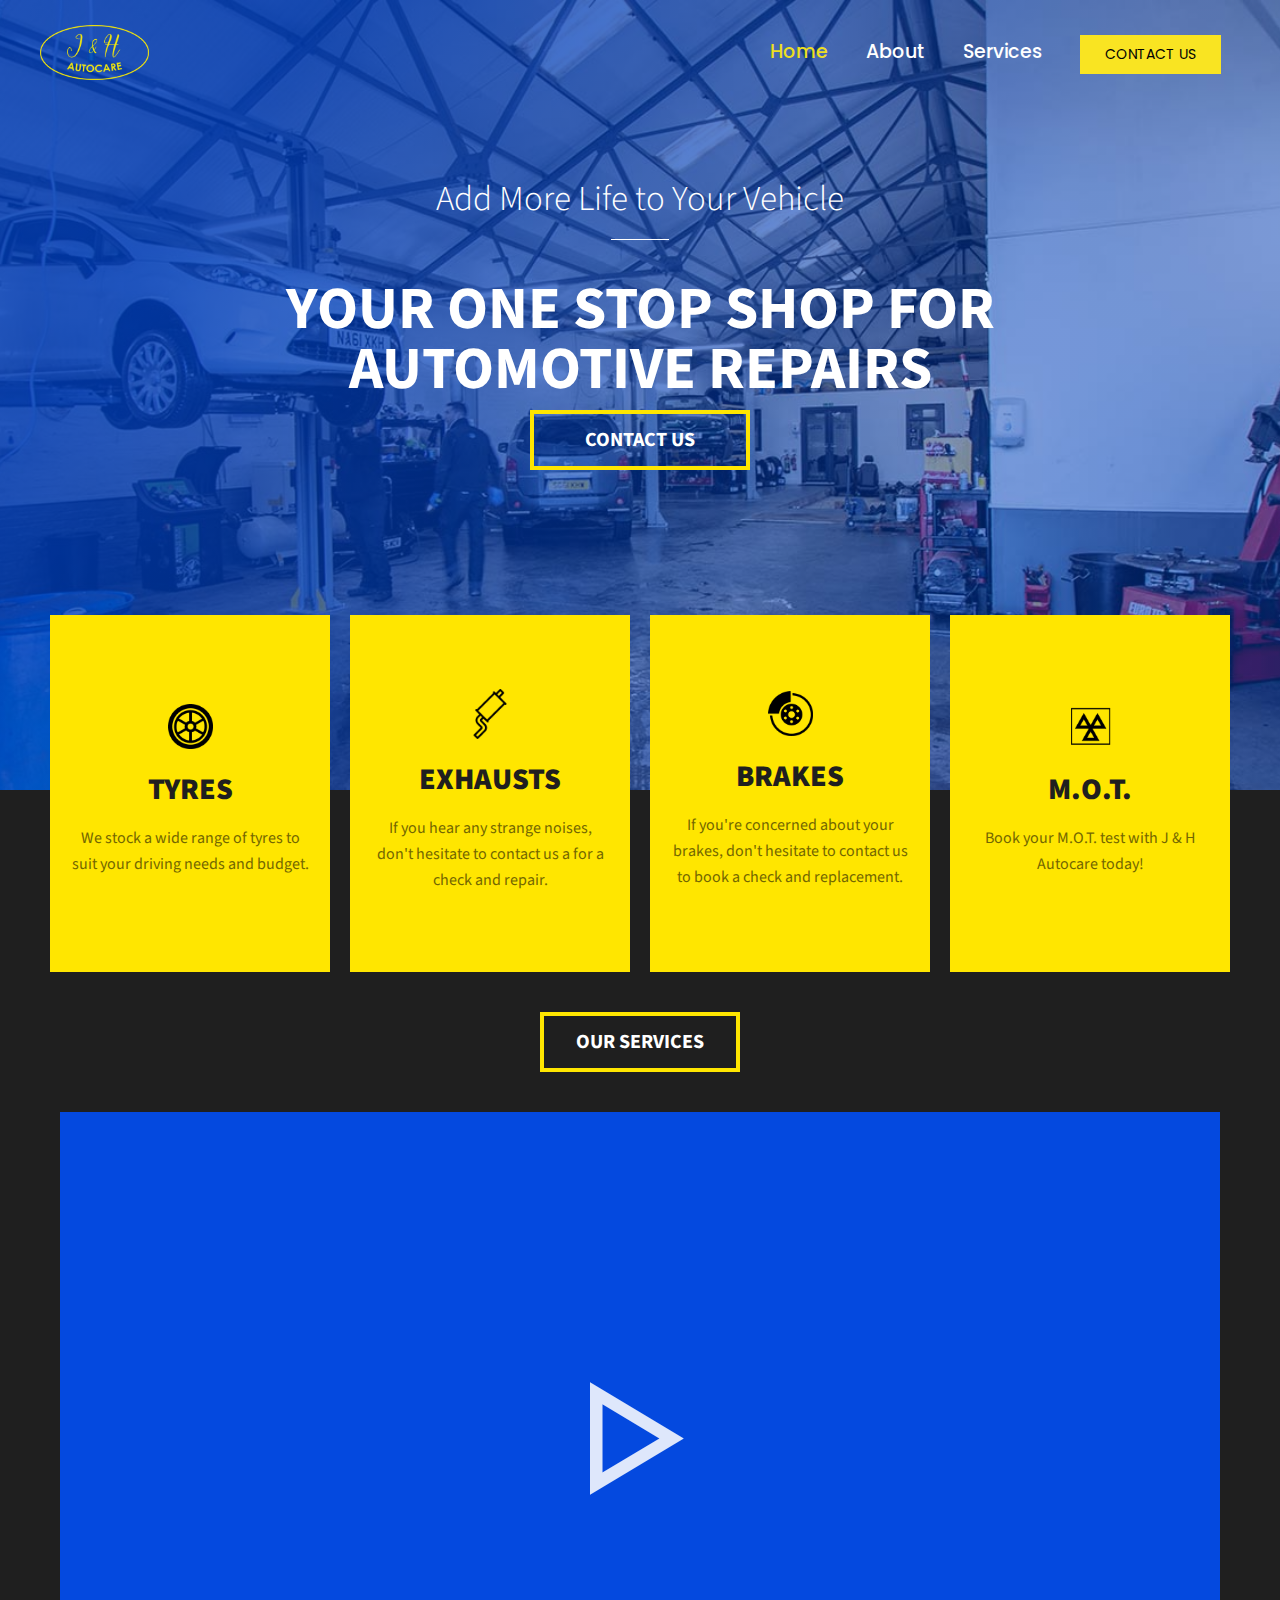
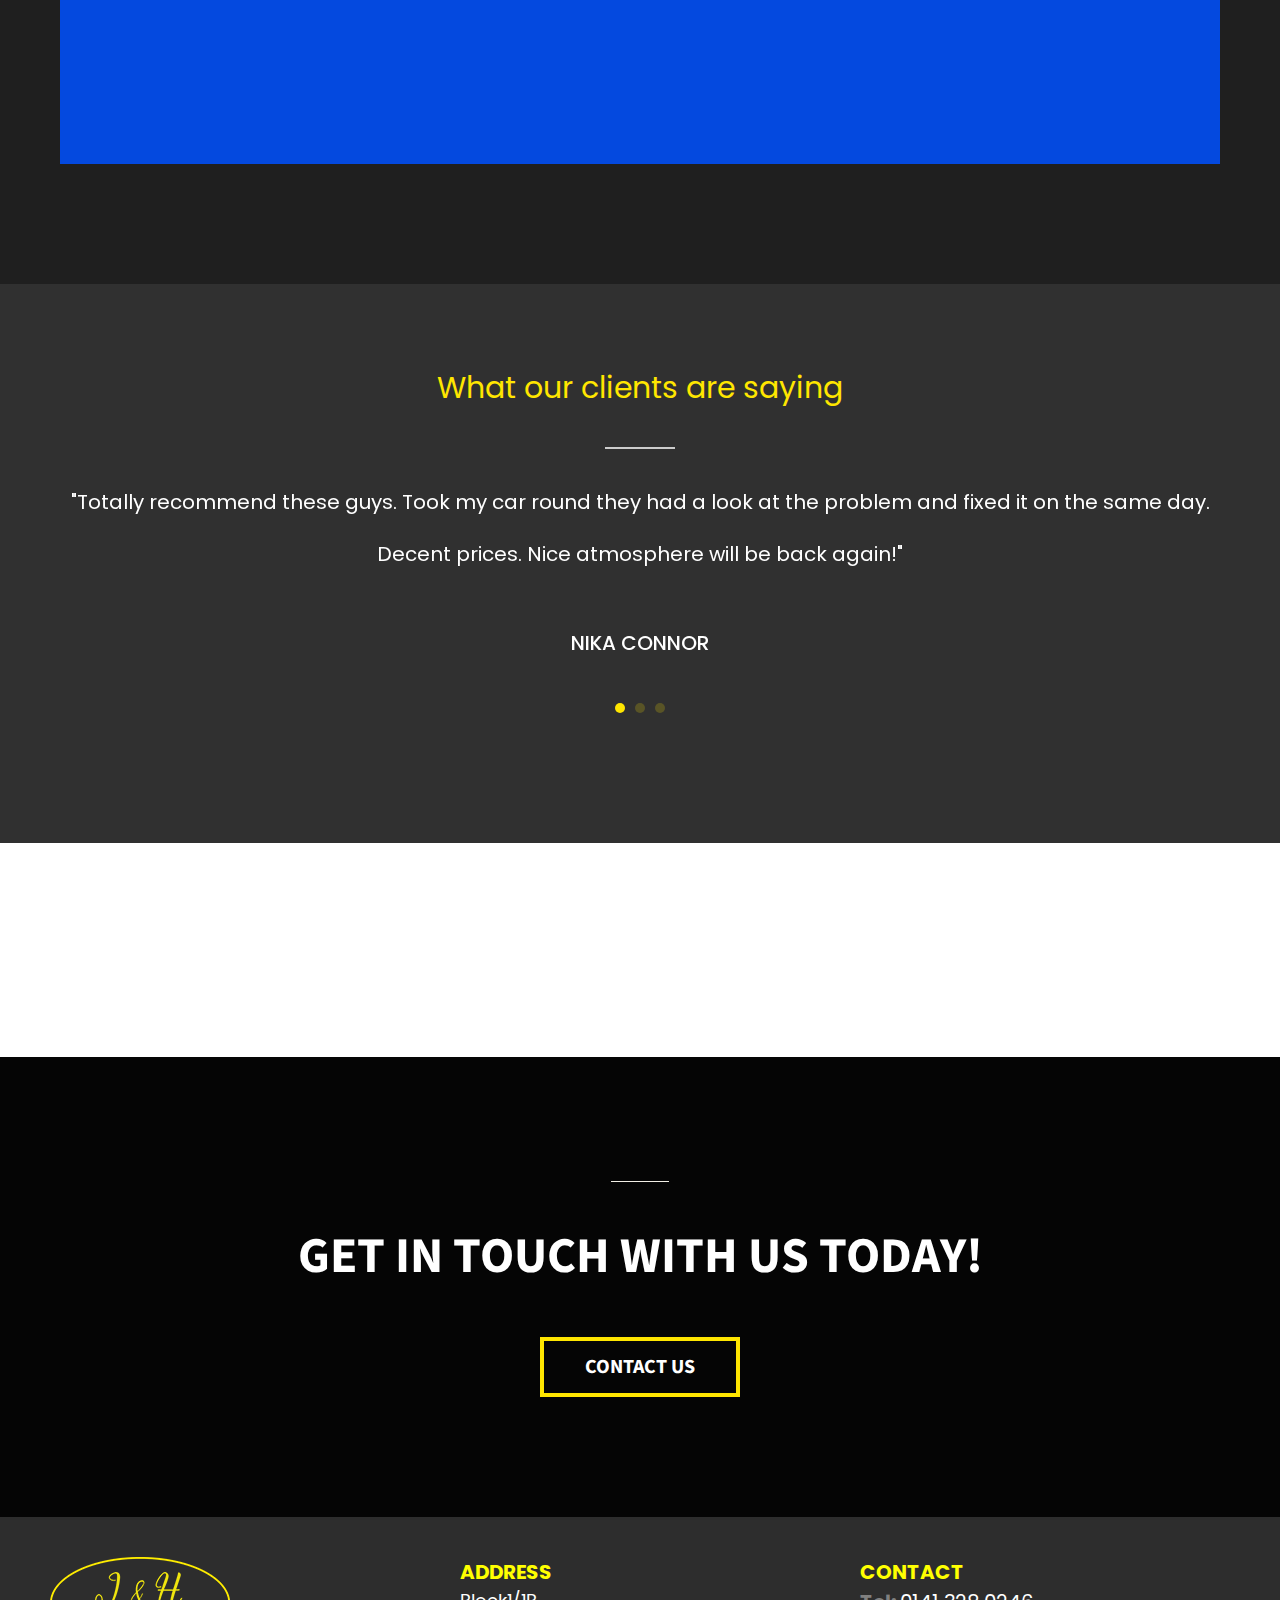
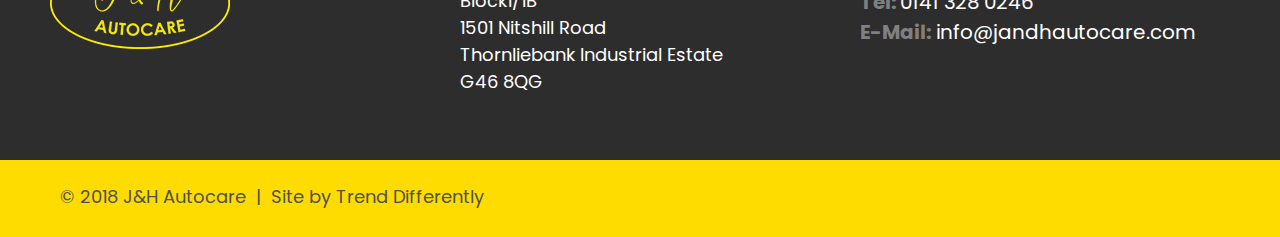
<file: autocare/index.html>
﻿<!DOCTYPE html>
<html lang="en-US">

<head>
    <meta charset="UTF-8">
    <meta name="viewport" content="width=device-width, initial-scale=1">

    <title>J &amp; H Autocare Site</title>
    <style type="text/css">
        img.wp-smiley,
        img.emoji {
            display: inline !important;
            border: none !important;
            box-shadow: none !important;
            height: 1em !important;
            width: 1em !important;
            margin: 0 .07em !important;
            vertical-align: -0.1em !important;
            background: none !important;
            padding: 0 !important;
        }

    </style>
    <link rel='stylesheet' id='astra-theme-css-css' href='assets/themes/trend/assets/css/minified/style.min.css?ver=1.6.2' type='text/css' media='all'>
    <style id='astra-theme-css-inline-css' type='text/css'>
        html {
            font-size: 87.5%;
        }

        a,
        .page-title {
            color: #afafaf;
        }

        a:hover,
        a:focus {
            color: #ffffff;
        }

        body,
        button,
        input,
        select,
        textarea {
            font-family: 'Poppins', sans-serif;
            font-weight: 400;
            font-size: 14px;
            font-size: 1rem;
            line-height: 1.5;
        }

        blockquote {
            border-color: rgba(175, 175, 175, 0.05);
        }

        .site-title {
            font-size: 35px;
            font-size: 2.5rem;
        }

        header .site-logo-img .custom-logo-link img {
            max-width: 244px;
        }

        .astra-logo-svg {
            width: 244px;
        }

        .ast-archive-description .ast-archive-title {
            font-size: 40px;
            font-size: 2.8571428571429rem;
        }

        .site-header .site-description {
            font-size: 15px;
            font-size: 1.0714285714286rem;
        }

        .entry-title {
            font-size: 40px;
            font-size: 2.8571428571429rem;
        }

        .comment-reply-title {
            font-size: 23px;
            font-size: 1.6428571428571rem;
        }

        .ast-comment-list #cancel-comment-reply-link {
            font-size: 14px;
            font-size: 1rem;
        }

        h1,
        .entry-content h1,
        .entry-content h1 a {
            font-size: 50px;
            font-size: 3.5714285714286rem;
        }

        h2,
        .entry-content h2,
        .entry-content h2 a {
            font-size: 40px;
            font-size: 2.8571428571429rem;
        }

        h3,
        .entry-content h3,
        .entry-content h3 a {
            font-size: 26px;
            font-size: 1.8571428571429rem;
        }

        h4,
        .entry-content h4,
        .entry-content h4 a {
            font-size: 20px;
            font-size: 1.4285714285714rem;
        }

        h5,
        .entry-content h5,
        .entry-content h5 a {
            font-size: 55px;
            font-size: 3.9285714285714rem;
        }

        h6,
        .entry-content h6,
        .entry-content h6 a {
            font-size: 15px;
            font-size: 1.0714285714286rem;
        }

        .ast-single-post .entry-title,
        .page-title {
            font-size: 30px;
            font-size: 2.1428571428571rem;
        }

        #secondary,
        #secondary button,
        #secondary input,
        #secondary select,
        #secondary textarea {
            font-size: 14px;
            font-size: 1rem;
        }

        ::selection {
            background-color: #b7b7b7;
            color: #000000;
        }

        body,
        h1,
        .entry-title a,
        .entry-content h1,
        .entry-content h1 a,
        h2,
        .entry-content h2,
        .entry-content h2 a,
        h3,
        .entry-content h3,
        .entry-content h3 a,
        h4,
        .entry-content h4,
        .entry-content h4 a,
        h5,
        .entry-content h5,
        .entry-content h5 a,
        h6,
        .entry-content h6,
        .entry-content h6 a {
            color: #595959;
        }

        .tagcloud a:hover,
        .tagcloud a:focus,
        .tagcloud a.current-item {
            color: #000000;
            border-color: #afafaf;
            background-color: #afafaf;
        }

        .main-header-menu a,
        .ast-header-custom-item a {
            color: #595959;
        }

        .main-header-menu li:hover>a,
        .main-header-menu li:hover>.ast-menu-toggle,
        .main-header-menu .ast-masthead-custom-menu-items a:hover,
        .main-header-menu li.focus>a,
        .main-header-menu li.focus>.ast-menu-toggle,
        .main-header-menu .current-menu-item>a,
        .main-header-menu .current-menu-ancestor>a,
        .main-header-menu .current_page_item>a,
        .main-header-menu .current-menu-item>.ast-menu-toggle,
        .main-header-menu .current-menu-ancestor>.ast-menu-toggle,
        .main-header-menu .current_page_item>.ast-menu-toggle {
            color: #afafaf;
        }

        input:focus,
        input[type="text"]:focus,
        input[type="email"]:focus,
        input[type="url"]:focus,
        input[type="password"]:focus,
        input[type="reset"]:focus,
        input[type="search"]:focus,
        textarea:focus {
            border-color: #afafaf;
        }

        input[type="radio"]:checked,
        input[type=reset],
        input[type="checkbox"]:checked,
        input[type="checkbox"]:hover:checked,
        input[type="checkbox"]:focus:checked,
        input[type=range]::-webkit-slider-thumb {
            border-color: #afafaf;
            background-color: #afafaf;
            box-shadow: none;
        }

        .site-footer a:hover+.post-count,
        .site-footer a:focus+.post-count {
            background: #afafaf;
            border-color: #afafaf;
        }

        .footer-adv .footer-adv-overlay {
            border-top-style: solid;
            border-top-color: #7a7a7a;
        }

        .footer-adv-overlay {
            background-color: unset;
            background-image: linear-gradient(to right, rgb(0, 0, 0), rgb(0, 0, 0)), url(https://jandhautocare.com/assets/uploads/2018/03/image10.jpg);
            background-repeat: no-repeat;
            background-position: center center;
            background-size: cover;
            background-attachment: scroll;
        }

        .ast-comment-meta {
            line-height: 1.666666667;
            font-size: 11px;
            font-size: 0.78571428571429rem;
        }

        .single .nav-links .nav-previous,
        .single .nav-links .nav-next,
        .single .ast-author-details .author-title,
        .ast-comment-meta {
            color: #afafaf;
        }

        .menu-toggle,
        button,
        .ast-button,
        .button,
        input#submit,
        input[type="button"],
        input[type="submit"],
        input[type="reset"] {
            border-radius: 0;
            padding: 18px 42px;
            color: #020202;
            border-color: #f9e422;
            background-color: #f9e422;
        }

        button:focus,
        .menu-toggle:hover,
        button:hover,
        .ast-button:hover,
        .button:hover,
        input[type=reset]:hover,
        input[type=reset]:focus,
        input#submit:hover,
        input#submit:focus,
        input[type="button"]:hover,
        input[type="button"]:focus,
        input[type="submit"]:hover,
        input[type="submit"]:focus {
            color: #020202;
            border-color: #ffffff;
            background-color: #ffffff;
        }

        .entry-meta,
        .entry-meta * {
            line-height: 1.45;
            color: #afafaf;
        }

        .entry-meta a:hover,
        .entry-meta a:hover *,
        .entry-meta a:focus,
        .entry-meta a:focus * {
            color: #ffffff;
        }

        blockquote,
        blockquote a {
            color: #0e0e0e;
        }

        .ast-404-layout-1 .ast-404-text {
            font-size: 200px;
            font-size: 14.285714285714rem;
        }

        .widget-title {
            font-size: 20px;
            font-size: 1.4285714285714rem;
            color: #595959;
        }

        #cat option,
        .secondary .calendar_wrap thead a,
        .secondary .calendar_wrap thead a:visited {
            color: #afafaf;
        }

        .secondary .calendar_wrap #today,
        .ast-progress-val span {
            background: #afafaf;
        }

        .secondary a:hover+.post-count,
        .secondary a:focus+.post-count {
            background: #afafaf;
            border-color: #afafaf;
        }

        .calendar_wrap #today>a {
            color: #000000;
        }

        .ast-pagination a,
        .page-links .page-link,
        .single .post-navigation a {
            color: #afafaf;
        }

        .ast-pagination a:hover,
        .ast-pagination a:focus,
        .ast-pagination>span:hover:not(.dots),
        .ast-pagination>span.current,
        .page-links>.page-link,
        .page-links .page-link:hover,
        .post-navigation a:hover {
            color: #ffffff;
        }

        .ast-header-break-point .ast-mobile-menu-buttons-minimal.menu-toggle {
            background: transparent;
            color: #f9e422;
        }

        .ast-header-break-point .ast-mobile-menu-buttons-outline.menu-toggle {
            background: transparent;
            border: 1px solid #f9e422;
            color: #f9e422;
        }

        .ast-header-break-point .ast-mobile-menu-buttons-fill.menu-toggle {
            background: #f9e422;
            color: #020202;
        }

        @media (min-width:545px) {

            .ast-page-builder-template .comments-area,
            .single.ast-page-builder-template .entry-header,
            .single.ast-page-builder-template .post-navigation {
                max-width: 1240px;
                margin-left: auto;
                margin-right: auto;
            }
        }

        body,
        .ast-separate-container {
            background-color: #141414;
        }

        @media (max-width:768px) {
            .ast-archive-description .ast-archive-title {
                font-size: 40px;
            }

            .entry-title {
                font-size: 30px;
            }

            h1,
            .entry-content h1,
            .entry-content h1 a {
                font-size: 30px;
            }

            h2,
            .entry-content h2,
            .entry-content h2 a {
                font-size: 25px;
            }

            h3,
            .entry-content h3,
            .entry-content h3 a {
                font-size: 20px;
            }

            .ast-single-post .entry-title,
            .page-title {
                font-size: 30px;
            }

            #masthead .site-logo-img .custom-logo-link img {
                max-width: 91px;
            }

            .astra-logo-svg {
                width: 91px;
            }

            .ast-header-break-point .site-logo-img .custom-mobile-logo-link img {
                max-width: 91px;
            }
        }

        @media (max-width:544px) {
            .ast-archive-description .ast-archive-title {
                font-size: 40px;
            }

            .entry-title {
                font-size: 30px;
            }

            h1,
            .entry-content h1,
            .entry-content h1 a {
                font-size: 30px;
            }

            h2,
            .entry-content h2,
            .entry-content h2 a {
                font-size: 25px;
            }

            h3,
            .entry-content h3,
            .entry-content h3 a {
                font-size: 20px;
            }

            .ast-single-post .entry-title,
            .page-title {
                font-size: 30px;
            }

            .ast-header-break-point .site-branding img,
            .ast-header-break-point #masthead .site-logo-img .custom-logo-link img {
                max-width: 149px;
            }

            .astra-logo-svg {
                width: 149px;
            }

            .ast-header-break-point .site-logo-img .custom-mobile-logo-link img {
                max-width: 149px;
            }
        }

        @media (max-width:768px) {
            html {
                font-size: 79.8%;
            }
        }

        @media (max-width:544px) {
            html {
                font-size: 79.8%;
            }
        }

        @media (min-width:769px) {
            .ast-container {
                max-width: 1240px;
            }
        }

        @font-face {
            font-family: "Astra";
            src: url(assets/themes/trend/assets/fonts/astra.woff) format("woff"), url(assets/themes/trend/assets/fonts/astra.ttf) format("truetype"), url(assets/themes/trend/assets/fonts/astra.svg) format("svg");
            font-weight: normal;
            font-style: normal;
        }

        @media (max-width:921px) {
            .main-header-bar .main-header-bar-navigation {
                display: none;
            }
        }

        .ast-desktop .main-header-menu.submenu-with-border .sub-menu,
        .ast-desktop .main-header-menu.submenu-with-border .children,
        .ast-desktop .main-header-menu.submenu-with-border .astra-full-megamenu-wrapper {
            border-color: #eaeaea;
        }

        .ast-desktop .main-header-menu.submenu-with-border .sub-menu,
        .ast-desktop .main-header-menu.submenu-with-border .children {
            border-top-width: 0px;
            border-right-width: 0px;
            border-left-width: 0px;
            border-bottom-width: 0px;
            border-style: solid;
        }

        .ast-desktop .main-header-menu.submenu-with-border .sub-menu .sub-menu,
        .ast-desktop .main-header-menu.submenu-with-border .children .children {
            top: -0px;
        }

        .ast-desktop .main-header-menu.submenu-with-border .sub-menu a,
        .ast-desktop .main-header-menu.submenu-with-border .children a {
            border-bottom-width: 0px;
            border-style: solid;
            border-color: #eaeaea;
        }

        @media (min-width:769px) {

            .main-header-menu .sub-menu li.ast-left-align-sub-menu:hover>ul,
            .main-header-menu .sub-menu li.ast-left-align-sub-menu.focus>ul {
                margin-left: -0px;
            }
        }

        @media (max-width:920px) {
            .ast-404-layout-1 .ast-404-text {
                font-size: 100px;
                font-size: 7.1428571428571rem;
            }
        }

        .ast-header-break-point .site-header {
            border-bottom-width: 0px;
        }

        @media (min-width:769px) {
            .main-header-bar {
                border-bottom-width: 0px;
            }
        }

        .ast-flex {
            -webkit-align-content: center;
            -ms-flex-line-pack: center;
            align-content: center;
            -webkit-box-align: center;
            -webkit-align-items: center;
            -moz-box-align: center;
            -ms-flex-align: center;
            align-items: center;
        }

        .main-header-bar {
            padding: 1em 0;
        }

        .ast-site-identity {
            padding: 0;
        }

        .ast-theme-transparent-header #masthead .site-logo-img .transparent-custom-logo .astra-logo-svg {
            width: 109px;
        }

        .ast-theme-transparent-header #masthead .site-logo-img .transparent-custom-logo img {
            max-width: 109px;
        }

        @media (max-width:768px) {
            .ast-theme-transparent-header #masthead .site-logo-img .transparent-custom-logo .astra-logo-svg {
                width: 115px;
            }

            .ast-theme-transparent-header #masthead .site-logo-img .transparent-custom-logo img {
                max-width: 115px;
            }
        }

        @media (max-width:543px) {
            .ast-theme-transparent-header #masthead .site-logo-img .transparent-custom-logo .astra-logo-svg {
                width: 94px;
            }

            .ast-theme-transparent-header #masthead .site-logo-img .transparent-custom-logo img {
                max-width: 94px;
            }
        }

        @media (min-width:769px) {
            .ast-theme-transparent-header #masthead {
                position: absolute;
                left: 0;
                right: 0;
            }

            .ast-theme-transparent-header .main-header-bar,
            .ast-theme-transparent-header.ast-header-break-point .main-header-bar {
                background: none;
            }

            body.elementor-editor-active.ast-theme-transparent-header #masthead,
            .fl-builder-edit .ast-theme-transparent-header #masthead,
            body.vc_editor.ast-theme-transparent-header #masthead {
                z-index: 0;
            }

            .ast-header-break-point.ast-replace-site-logo-transparent.ast-theme-transparent-header .ast-mobile-header-logo {
                display: none;
            }

            .ast-header-break-point.ast-replace-site-logo-transparent.ast-theme-transparent-header .transparent-custom-logo .custom-logo {
                display: inline-block;
            }

            .ast-theme-transparent-header .ast-above-header {
                background-image: none;
                background-color: transparent;
            }

            .ast-theme-transparent-header .ast-below-header {
                background-image: none;
                background-color: transparent;
            }
        }

        .ast-theme-transparent-header .main-header-menu,
        .ast-theme-transparent-header .main-header-menu a,
        .ast-theme-transparent-header .ast-masthead-custom-menu-items,
        .ast-theme-transparent-header .ast-masthead-custom-menu-items a,
        .ast-theme-transparent-header .main-header-menu li>.ast-menu-toggle,
        .ast-theme-transparent-header .main-header-menu li>.ast-menu-toggle {
            color: #ffffff;
        }

        .ast-theme-transparent-header .main-header-menu li:hover>a,
        .ast-theme-transparent-header .main-header-menu li:hover>.ast-menu-toggle,
        .ast-theme-transparent-header .main-header-menu .ast-masthead-custom-menu-items a:hover,
        .ast-theme-transparent-header .main-header-menu .focus>a,
        .ast-theme-transparent-header .main-header-menu .focus>.ast-menu-toggle,
        .ast-theme-transparent-header .main-header-menu .current-menu-item>a,
        .ast-theme-transparent-header .main-header-menu .current-menu-ancestor>a,
        .ast-theme-transparent-header .main-header-menu .current_page_item>a,
        .ast-theme-transparent-header .main-header-menu .current-menu-item>.ast-menu-toggle,
        .ast-theme-transparent-header .main-header-menu .current-menu-ancestor>.ast-menu-toggle,
        .ast-theme-transparent-header .main-header-menu .current_page_item>.ast-menu-toggle {
            color: #eddf21;
        }

        @media (max-width:768px) {
            .ast-theme-transparent-header #masthead {
                position: absolute;
                left: 0;
                right: 0;
            }

            .ast-theme-transparent-header .main-header-bar,
            .ast-theme-transparent-header.ast-header-break-point .main-header-bar {
                background: none;
            }

            body.elementor-editor-active.ast-theme-transparent-header #masthead,
            .fl-builder-edit .ast-theme-transparent-header #masthead,
            body.vc_editor.ast-theme-transparent-header #masthead {
                z-index: 0;
            }

            .ast-header-break-point.ast-replace-site-logo-transparent.ast-theme-transparent-header .ast-mobile-header-logo {
                display: none;
            }

            .ast-header-break-point.ast-replace-site-logo-transparent.ast-theme-transparent-header .transparent-custom-logo .custom-logo {
                display: inline-block;
            }

            .ast-theme-transparent-header .ast-above-header {
                background-image: none;
                background-color: transparent;
            }

            .ast-theme-transparent-header .ast-below-header {
                background-image: none;
                background-color: transparent;
            }
        }

        @media (max-width:768px) {

            .ast-theme-transparent-header .main-header-bar,
            .ast-theme-transparent-header.ast-header-break-point .main-header-menu,
            .ast-theme-transparent-header.ast-header-break-point .main-header-bar {
                background-color: rgba(25, 65, 183, 0.98);
            }

            .ast-theme-transparent-header .main-header-bar .ast-search-menu-icon form {
                background-color: rgba(25, 65, 183, 0.98);
            }

            .ast-theme-transparent-header .ast-above-header,
            .ast-theme-transparent-header .ast-below-header {
                background-color: rgba(25, 65, 183, 0.98);
            }
        }

        @media (max-width:544px) {

            .ast-theme-transparent-header .main-header-bar,
            .ast-theme-transparent-header.ast-header-break-point .main-header-menu,
            .ast-theme-transparent-header.ast-header-break-point .main-header-bar {
                background-color: rgba(25, 65, 183, 0.98);
            }

            .ast-theme-transparent-header .main-header-bar .ast-search-menu-icon form {
                background-color: rgba(25, 65, 183, 0.98);
            }

            .ast-theme-transparent-header .ast-above-header,
            .ast-theme-transparent-header .ast-below-header {
                background-color: rgba(25, 65, 183, 0.98);
            }
        }

        .ast-theme-transparent-header .main-header-bar,
        .ast-theme-transparent-header .site-header {
            border-bottom-width: 0;
        }

    </style>
    <link rel='stylesheet' id='astra-google-fonts-css' href='//fonts.googleapis.com/css?family=Poppins%3A400%2C500%2C600%7CHerr+Von+Muellerhoff%3A400&ver=1.6.2' type='text/css' media='all'>
    <link rel='stylesheet' id='wp-block-library-css' href='includes/css/dist/block-library/style.min.css?ver=5.2.2' type='text/css' media='all'>
    <link rel='stylesheet' id='ultimate-icons-css' href='assets/uploads/bb-plugin/icons/ultimate-icons/style.css?ver=2.2.0.2' type='text/css' media='all'>
    <link rel='stylesheet' id='jquery-magnificpopup-css' href='assets/cores/bb-plugin/css/jquery.magnificpopup.min.css?ver=2.2.0.2' type='text/css' media='all'>
    <link rel='stylesheet' id='font-awesome-css' href='https://maxcdn.bootstrapcdn.com/font-awesome/4.7.0/css/font-awesome.min.css?ver=2.2.0.2' type='text/css' media='all'>
    <link rel='stylesheet' id='jquery-bxslider-css' href='assets/cores/bb-plugin/css/jquery.bxslider.css?ver=2.2.0.2' type='text/css' media='all'>
    <link rel='stylesheet' id='fl-builder-layout-2909-css' href='assets/uploads/bb-plugin/cache/2909-layout.css?ver=06e6b09d915c16644d0dabf6d3cb8dcf' type='text/css' media='all'>
    <link rel='stylesheet' id='sow-button-base-css' href='assets/cores/so-widgets-bundle/widgets/button/css/style.css?ver=1.15.7' type='text/css' media='all'>
    <link rel='stylesheet' id='sow-button-wire-16df535b76a4-css' href='assets/uploads/siteorigin-widgets/sow-button-wire-16df535b76a4.css?ver=5.2.2' type='text/css' media='all'>
    <link rel='stylesheet' id='sow-social-media-buttons-wire-bb5858157201-css' href='assets/uploads/siteorigin-widgets/sow-social-media-buttons-wire-bb5858157201.css?ver=5.2.2' type='text/css' media='all'>
    <link rel='stylesheet' id='astra-addon-css-0-css' href='assets/cores/jquery-addon/addons/blog-pro/assets/css/minified/style.min.css?ver=1.6.7' type='text/css' media='all'>
    <link rel='stylesheet' id='astra-addon-css-1-css' href='assets/cores/jquery-addon/addons/blog-pro/assets/css/minified/blog-layout-1.min.css?ver=1.6.7' type='text/css' media='all'>
    <link rel='stylesheet' id='astra-addon-css-2-css' href='assets/cores/jquery-addon/addons/advanced-hooks/assets/css/minified/hooks-sticky-header-footer.min.css?ver=1.6.7' type='text/css' media='all'>
    <link rel='stylesheet' id='astra-addon-css-3-css' href='assets/cores/jquery-addon/addons/advanced-hooks/assets/css/minified/style.min.css?ver=1.6.7' type='text/css' media='all'>
    <link rel='stylesheet' id='astra-addon-css-4-css' href='assets/cores/jquery-addon/addons/header-sections/assets/css/minified/style.min.css?ver=1.6.7' type='text/css' media='all'>
    <link rel='stylesheet' id='astra-addon-css-5-css' href='assets/cores/jquery-addon/addons/site-layouts/assets/css/minified/style.min.css?ver=1.6.7' type='text/css' media='all'>
    <link rel='stylesheet' id='astra-addon-css-6-css' href='assets/cores/jquery-addon/addons/sticky-header/assets/css/minified/style.min.css?ver=1.6.7' type='text/css' media='all'>
    <link rel='stylesheet' id='astra-addon-css-7-css' href='assets/cores/jquery-addon/addons/scroll-to-top/assets/css/minified/style.min.css?ver=1.6.7' type='text/css' media='all'>
    <link rel='stylesheet' id='astra-addon-css-8-css' href='assets/cores/jquery-addon/addons/mobile-header/assets/css/minified/fullscreen-menu-common.min.css?ver=1.6.7' type='text/css' media='all'>
    <link rel='stylesheet' id='astra-addon-css-9-css' href='assets/cores/jquery-addon/addons/mobile-header/assets/css/minified/primary-menu-fullscreen.min.css?ver=1.6.7' type='text/css' media='all'>
    <link rel='stylesheet' id='astra-addon-css-10-css' href='assets/cores/jquery-addon/addons/nav-menu/assets/css/minified/mega-menu.min.css?ver=1.6.7' type='text/css' media='all'>
    <link rel='stylesheet' id='astra-addon-css-css' href='assets/cores/jquery-addon/addons/advanced-search/assets/css/minified/style.min.css?ver=1.6.7' type='text/css' media='all'>
    <style id='astra-addon-css-inline-css' type='text/css'>
        .ast-theme-transparent-header .ast-above-header-navigation li.current-menu-item>a,
        .ast-theme-transparent-header .ast-above-header-navigation li.current-menu-ancestor>a {
            color: #eddf21;
        }

        .ast-theme-transparent-header .ast-above-header-navigation li:hover>a {
            color: #eddf21;
        }

        .ast-theme-transparent-header .ast-above-header-navigation a {
            color: #ffffff;
        }

        @media (max-width:768px) {
            .ast-theme-transparent-header .ast-above-header .ast-search-menu-icon form {
                background-color: rgba(25, 65, 183, 0.98);
            }

            .ast-theme-transparent-header .ast-above-header .slide-search .search-field {
                background-color: rgba(25, 65, 183, 0.98);
            }

            .ast-theme-transparent-header .ast-above-header .slide-search .search-field:focus {
                background-color: rgba(25, 65, 183, 0.98);
            }
        }

        @media (max-width:544px) {
            .ast-theme-transparent-header .ast-above-header .ast-search-menu-icon form {
                background-color: rgba(25, 65, 183, 0.98);
            }

            .ast-theme-transparent-header .ast-above-header .slide-search .search-field {
                background-color: rgba(25, 65, 183, 0.98);
            }

            .ast-theme-transparent-header .ast-above-header .slide-search .search-field:focus {
                background-color: rgba(25, 65, 183, 0.98);
            }
        }

        .ast-theme-transparent-header .ast-below-header-menu,
        .ast-theme-transparent-header .ast-below-header-menu a {
            color: #ffffff;
        }

        .ast-theme-transparent-header .ast-below-header-menu li:hover>a,
        .ast-theme-transparent-header .ast-below-header-menu li:focus>a,
        .ast-theme-transparent-header .ast-below-header-menu li.focus>a {
            color: #eddf21;
        }

        .ast-theme-transparent-header .ast-below-header-menu li.current-menu-ancestor>a,
        .ast-theme-transparent-header .ast-below-header-menu li.current-menu-item>a,
        .ast-theme-transparent-header .ast-below-header-menu li.current-menu-ancestor>.ast-menu-toggle,
        .ast-theme-transparent-header .ast-below-header-menu li.current-menu-item>.ast-menu-toggle,
        .ast-theme-transparent-header .ast-below-header-menu .sub-menu li.current-menu-ancestor:hover>a,
        .ast-theme-transparent-header .ast-below-header-menu .sub-menu li.current-menu-ancestor:focus>a,
        .ast-theme-transparent-header .ast-below-header-menu .sub-menu li.current-menu-ancestor.focus>a,
        .ast-theme-transparent-header .ast-below-header-menu .sub-menu li.current-menu-item:hover>a,
        .ast-theme-transparent-header .ast-below-header-menu .sub-menu li.current-menu-item:focus>a,
        .ast-theme-transparent-header .ast-below-header-menu .sub-menu li.current-menu-item.focus>a,
        .ast-theme-transparent-header .ast-below-header-menu .sub-menu li.current-menu-ancestor:hover>.ast-menu-toggle,
        .ast-theme-transparent-header .ast-below-header-menu .sub-menu li.current-menu-ancestor:focus>.ast-menu-toggle,
        .ast-theme-transparent-header .ast-below-header-menu .sub-menu li.current-menu-ancestor.focus>.ast-menu-toggle,
        .ast-theme-transparent-header .ast-below-header-menu .sub-menu li.current-menu-item:hover>.ast-menu-toggle,
        .ast-theme-transparent-header .ast-below-header-menu .sub-menu li.current-menu-item:focus>.ast-menu-toggle,
        .ast-theme-transparent-header .ast-below-header-menu .sub-menu li.current-menu-item.focus>.ast-menu-toggle {
            color: #eddf21;
        }

        @media (max-width:768px) {
            .ast-theme-transparent-header .ast-below-header .ast-search-menu-icon form {
                background-color: rgba(25, 65, 183, 0.98);
            }

            .ast-theme-transparent-header .ast-below-header .slide-search .search-field {
                background-color: rgba(25, 65, 183, 0.98);
            }

            .ast-theme-transparent-header .ast-below-header .slide-search .search-field:focus {
                background-color: rgba(25, 65, 183, 0.98);
            }
        }

        @media (max-width:544px) {
            .ast-theme-transparent-header .ast-below-header .ast-search-menu-icon form {
                background-color: rgba(25, 65, 183, 0.98);
            }

            .ast-theme-transparent-header .ast-below-header .slide-search .search-field {
                background-color: rgba(25, 65, 183, 0.98);
            }

            .ast-theme-transparent-header .ast-below-header .slide-search .search-field:focus {
                background-color: rgba(25, 65, 183, 0.98);
            }
        }

        .ast-article-post .ast-date-meta .posted-on,
        .ast-article-post .ast-date-meta .posted-on * {
            background: #afafaf;
            color: #000000;
        }

        .ast-article-post .ast-date-meta .posted-on .date-month,
        .ast-article-post .ast-date-meta .posted-on .date-year {
            color: #000000;
        }

        .ast-load-more:hover {
            color: #000000;
            border-color: #afafaf;
            background-color: #afafaf;
        }

        .ast-loader>div {
            background-color: #afafaf;
        }

        .ast-separate-container .blog-layout-1,
        .ast-separate-container .blog-layout-2,
        .ast-separate-container .blog-layout-3 {
            background-color: transparent;
            background-image: none;
        }

        .ast-separate-container .ast-article-post {
            background-color: #020202;
        }

        .ast-separate-container .ast-article-single,
        .ast-separate-container .comment-respond,
        .ast-separate-container .ast-comment-list li,
        .ast-separate-container .ast-woocommerce-container,
        .ast-separate-container .error-404,
        .ast-separate-container .no-results,
        .single.ast-separate-container .ast-author-meta,
        .ast-separate-container .related-posts-title-wrapper,
        .ast-separate-container.ast-two-container #secondary .widget,
        .ast-separate-container .comments-count-wrapper,
        .ast-box-layout.ast-plain-container .site-content,
        .ast-padded-layout.ast-plain-container .site-content {
            background-color: #020202;
        }

        .main-header-menu .current-menu-item>a,
        .main-header-menu .current-menu-ancestor>a,
        .main-header-menu .current_page_item>a {
            color: #ffe900;
        }

        .main-header-menu a:hover,
        .ast-header-custom-item a:hover,
        .main-header-menu li:hover>a,
        .main-header-menu li.focus>a {
            color: #f9e000;
        }

        .main-header-menu .ast-masthead-custom-menu-items a:hover,
        .main-header-menu li:hover>.ast-menu-toggle,
        .main-header-menu li.focus>.ast-menu-toggle {
            color: #f9e000;
        }

        .main-header-menu,
        .main-header-menu a,
        .ast-header-custom-item,
        .ast-header-custom-item a,
        .ast-masthead-custom-menu-items,
        .ast-masthead-custom-menu-items a {
            color: #ffffff;
        }

        @media (max-width:768px) {
            .main-header-bar {
                background-color: rgba(25, 65, 183, 0.97);
            }
        }

        @media (max-width:544px) {
            .main-header-bar {
                background-color: rgba(25, 65, 183, 0.97);
            }
        }

        @media (max-width:768px) {
            .ast-header-break-point .main-header-menu {
                background-color: rgba(25, 65, 183, 0.97);
            }
        }

        @media (max-width:544px) {
            .ast-header-break-point .main-header-menu {
                background-color: rgba(25, 65, 183, 0.97);
            }
        }

        .footer-adv .widget-title,
        .footer-adv .widget-title a.rsswidget,
        .ast-no-widget-row .widget-title {
            font-family: 'Poppins', sans-serif;
            text-transform: inherit;
        }

        .footer-adv .widget>*:not(.widget-title) {
            font-family: 'Poppins', sans-serif;
        }

        .footer-adv-overlay {
            padding-top: 50px;
            padding-bottom: 50px;
        }

        @media (min-width:769px) {
            .ast-container {
                max-width: 1240px;
            }
        }

        @media (min-width:993px) {
            .ast-container {
                max-width: 1240px;
            }
        }

        @media (min-width:1201px) {
            .ast-container {
                max-width: 1240px;
            }
        }

        .ast-default-menu-enable.ast-main-header-nav-open.ast-header-break-point .main-header-bar,
        .ast-main-header-nav-open .main-header-bar {
            padding-bottom: 0;
        }

        .ast-fullscreen-menu-enable.ast-header-break-point .main-header-bar .main-header-bar-navigation .main-header-menu>.page_item_has_children>.ast-menu-toggle,
        .ast-fullscreen-menu-enable.ast-header-break-point .main-header-bar .main-header-bar-navigation .main-header-menu>.menu-item-has-children>.ast-menu-toggle {
            right: 0;
        }

        .ast-fullscreen-menu-enable.ast-header-break-point .main-header-bar .main-header-bar-navigation ul.sub-menu .menu-item-has-children>.ast-menu-toggle,
        .ast-fullscreen-menu-enable.ast-header-break-point .main-header-bar .main-header-bar-navigation ul.children .page_item_has_children>.ast-menu-toggle {
            right: 0;
        }

        .ast-fullscreen-menu-enable.ast-header-break-point .ast-above-header-menu ul.sub-menu li.menu-item-has-children>a,
        .ast-default-menu-enable.ast-header-break-point .ast-above-header-menu ul.sub-menu li.menu-item-has-children>a,
        .ast-flyout-menu-enable.ast-header-break-point .ast-above-header-menu ul.sub-menu li.menu-item-has-children>a {
            padding-right: 0;
        }

        .ast-fullscreen-menu-enable.ast-header-break-point .ast-below-header-menu ul.sub-menu li.menu-item-has-children>a,
        .ast-default-menu-enable.ast-header-break-point .ast-below-header-menu ul.sub-menu li.menu-item-has-children>a,
        .ast-flyout-menu-enable.ast-header-break-point .ast-below-header-menu ul.sub-menu li.menu-item-has-children>a {
            padding-right: 0;
        }

        .ast-fullscreen-below-menu-enable.ast-header-break-point .ast-below-header-enabled .ast-below-header-navigation ul.ast-below-header-menu li.menu-item-has-children>a,
        .ast-default-below-menu-enable.ast-header-break-point .ast-below-header-enabled .ast-below-header-navigation ul.ast-below-header-menu li.menu-item-has-children>a,
        .ast-flyout-below-menu-enable.ast-header-break-point .ast-below-header-enabled .ast-below-header-navigation ul.ast-below-header-menu li.menu-item-has-children>a {
            padding-right: 0;
        }

        .ast-fullscreen-below-menu-enable.ast-header-break-point .ast-below-header-navigation .menu-item-has-children>.ast-menu-toggle,
        .ast-fullscreen-below-menu-enable.ast-header-break-point .ast-below-header-menu-items .menu-item-has-children>.ast-menu-toggle {
            right: 0;
        }

        .ast-fullscreen-below-menu-enable .ast-below-header-enabled .ast-below-header-navigation ul.ast-below-header-menu li.menu-item-has-children ul.sub-menu .ast-menu-toggle {
            right: 0;
        }

        .ast-fullscreen-above-menu-enable.ast-header-break-point .ast-above-header-enabled .ast-above-header-navigation ul.ast-above-header-menu li.menu-item-has-children>a,
        .ast-default-above-menu-enable.ast-header-break-point .ast-above-header-enabled .ast-above-header-navigation ul.ast-above-header-menu li.menu-item-has-children>a,
        .ast-flyout-above-menu-enable.ast-header-break-point .ast-above-header-enabled .ast-above-header-navigation ul.ast-above-header-menu li.menu-item-has-children>a {
            padding-right: 0;
        }

        .ast-fullscreen-above-menu-enable.ast-header-break-point .ast-above-header-navigation .menu-item-has-children>.ast-menu-toggle,
        .ast-fullscreen-above-menu-enable.ast-header-break-point .ast-above-header-menu-items .menu-item-has-children>.ast-menu-toggle {
            right: 0;
        }

        .ast-fullscreen-above-menu-enable .ast-above-header-enabled .ast-above-header-navigation ul.ast-above-header-menu li.menu-item-has-children ul.sub-menu .ast-menu-toggle {
            right: 0;
        }

        .ast-no-sidebar.ast-separate-container .entry-content .alignfull {
            margin-right: -;
            margin-left: -;
        }

        @media (max-width:768px) {

            .main-header-bar,
            .ast-header-break-point .main-header-bar,
            .ast-header-break-point .header-main-layout-2 .main-header-bar {
                padding-top: 1.5em;
                padding-bottom: 1.5em;
            }

            .ast-default-menu-enable.ast-main-header-nav-open.ast-header-break-point .main-header-bar,
            .ast-main-header-nav-open .main-header-bar {
                padding-bottom: 0;
            }

            .main-navigation ul li a,
            .ast-header-break-point .main-navigation ul li a,
            .ast-header-break-point li.ast-masthead-custom-menu-items,
            li.ast-masthead-custom-menu-items {
                padding-top: 0px;
                padding-right: 20px;
                padding-bottom: 0px;
                padding-left: 20px;
            }

            .ast-header-break-point .main-header-bar .main-header-bar-navigation .page_item_has_children>.ast-menu-toggle,
            .ast-header-break-point .main-header-bar .main-header-bar-navigation .menu-item-has-children>.ast-menu-toggle {
                top: 0px;
                right: calc(20px - 0.907em);
            }

            .ast-fullscreen-menu-enable.ast-header-break-point .main-header-bar .main-header-bar-navigation .main-header-menu>.page_item_has_children>.ast-menu-toggle,
            .ast-fullscreen-menu-enable.ast-header-break-point .main-header-bar .main-header-bar-navigation .main-header-menu>.menu-item-has-children>.ast-menu-toggle {
                right: 0;
            }

            .ast-flyout-menu-enable.ast-header-break-point .main-header-bar .main-header-bar-navigation .main-header-menu>.page_item_has_children>.ast-menu-toggle,
            .ast-flyout-menu-enable.ast-header-break-point .main-header-bar .main-header-bar-navigation .main-header-menu>.menu-item-has-children>.ast-menu-toggle {
                right: calc(20px - 0.907em);
            }

            .ast-flyout-menu-enable.ast-header-break-point .main-header-bar .main-header-bar-navigation .page_item_has_children>.ast-menu-toggle,
            .ast-flyout-menu-enable.ast-header-break-point .main-header-bar .main-header-bar-navigation .menu-item-has-children>.ast-menu-toggle {
                top: 0px;
            }

            .ast-desktop .main-navigation .ast-mm-template-content,
            .ast-desktop .main-navigation .ast-mm-custom-text-content,
            .main-navigation ul.sub-menu li a,
            .main-navigation ul.children li a,
            .ast-header-break-point .main-navigation ul.sub-menu li a,
            .ast-header-break-point .main-navigation ul.children li a {
                padding-top: 0px;
                padding-right: 0;
                padding-bottom: 0px;
                padding-left: 30px;
            }

            .ast-header-break-point .main-navigation ul.children li li a,
            .ast-header-break-point .main-navigation ul.sub-menu li li a {
                padding-left: calc(30px + 10px);
            }

            .ast-header-break-point .main-navigation ul.children li li li a,
            .ast-header-break-point .main-navigation ul.sub-menu li li li a {
                padding-left: calc(30px + 20px);
            }

            .ast-header-break-point .main-navigation ul.children li li li li a,
            .ast-header-break-point .main-navigation ul.sub-menu li li li li a {
                padding-left: calc(30px + 30px);
            }

            .ast-header-break-point .main-navigation ul.children li li li li li a,
            .ast-header-break-point .main-navigation ul.sub-menu li li li li li a {
                padding-left: calc(30px + 40px);
            }

            .ast-header-break-point .main-header-bar .main-header-bar-navigation ul.sub-menu .menu-item-has-children>.ast-menu-toggle,
            .ast-header-break-point .main-header-bar .main-header-bar-navigation ul.children .page_item_has_children>.ast-menu-toggle {
                top: 0px;
                right: calc(20px - 0.907em);
            }

            .ast-fullscreen-menu-enable.ast-header-break-point .main-header-bar .main-header-bar-navigation ul.sub-menu .menu-item-has-children>.ast-menu-toggle {
                margin-right: 20px;
                right: 0;
            }

            .ast-flyout-menu-enable.ast-header-break-point .main-header-bar .main-header-bar-navigation ul.sub-menu .menu-item-has-children>.ast-menu-toggle,
            .ast-flyout-menu-enable.ast-header-break-point .main-header-bar .main-header-bar-navigation ul.children .page_item_has_children>.ast-menu-toggle {
                right: calc(20px - 0.907em);
            }

            .ast-flyout-menu-enable.ast-header-break-point .main-header-bar .main-header-bar-navigation .page_item_has_children .children .ast-menu-toggle,
            .ast-flyout-menu-enable.ast-header-break-point .main-header-bar .main-header-bar-navigation .menu-item-has-children .sub-menu .ast-menu-toggle {
                top: 0px;
            }

            .ast-fullscreen-menu-enable.ast-header-break-point .main-navigation ul.sub-menu li.menu-item-has-children>a,
            .ast-fullscreen-menu-enable.ast-header-break-point .main-navigation ul.sub-menu li.page_item_has_children>a,
            .ast-default-menu-enable.ast-header-break-point .main-navigation ul.sub-menu li.menu-item-has-children>a,
            .ast-default-menu-enable.ast-header-break-point .main-navigation ul.sub-menu li.page_item_has_children>a,
            .ast-flyout-menu-enable.ast-header-break-point .main-navigation ul.sub-menu li.menu-item-has-children>a,
            .ast-flyout-menu-enable.ast-header-break-point .main-navigation ul.sub-menu li.page_item_has_children>a {
                padding-top: 0px;
                padding-bottom: 0px;
                padding-left: 30px;
            }

            .ast-fullscreen-menu-enable.ast-header-break-point .ast-above-header-menu ul.sub-menu li.menu-item-has-children>a,
            .ast-default-menu-enable.ast-header-break-point .ast-above-header-menu ul.sub-menu li.menu-item-has-children>a,
            .ast-flyout-menu-enable.ast-header-break-point .ast-above-header-menu ul.sub-menu li.menu-item-has-children>a {
                padding-right: 0;
                padding-top: 0px;
                padding-bottom: 0px;
                padding-left: 30px;
            }

            .ast-fullscreen-menu-enable.ast-header-break-point .ast-below-header-menu ul.sub-menu li.menu-item-has-children>a,
            .ast-default-menu-enable.ast-header-break-point .ast-below-header-menu ul.sub-menu li.menu-item-has-children>a,
            .ast-flyout-menu-enable.ast-header-break-point .ast-below-header-menu ul.sub-menu li.menu-item-has-children>a {
                padding-right: 0;
                padding-top: 0px;
                padding-bottom: 0px;
                padding-left: 30px;
            }

            .ast-fullscreen-menu-enable.ast-header-break-point .ast-below-header-menu ul a,
            .ast-fullscreen-menu-enable.ast-header-break-point .ast-header-break-point .ast-below-header-actual-nav ul.sub-menu li a,
            .ast-fullscreen-menu-enable.ast-header-break-point .ast-below-header-navigation ul.sub-menu li a,
            .ast-fullscreen-menu-enable.ast-header-break-point .ast-below-header-menu-items ul.sub-menu li a,
            .ast-fullscreen-menu-enable.ast-header-break-point .main-navigation ul.sub-menu li a {
                padding-top: 0px;
                padding-bottom: 0px;
                padding-left: 30px;
            }

            .ast-below-header,
            .ast-header-break-point .ast-below-header {
                padding-top: 1em;
                padding-bottom: 1em;
            }

            .ast-below-header-menu a,
            .below-header-nav-padding-support .below-header-section-1 .below-header-menu>li>a,
            .below-header-nav-padding-support .below-header-section-2 .below-header-menu>li>a,
            .ast-header-break-point .ast-below-header-actual-nav>ul>li>a {
                padding-top: 0px;
                padding-right: 20px;
                padding-bottom: 0px;
                padding-left: 20px;
            }

            .ast-desktop .ast-below-header-menu .ast-mm-template-content,
            .ast-desktop .ast-below-header-menu .ast-mm-custom-text-content,
            .ast-below-header-menu ul a,
            .ast-header-break-point .ast-below-header-actual-nav ul.sub-menu li a {
                padding-top: 0px;
                padding-right: 20px;
                padding-bottom: 0px;
                padding-left: 20px;
            }

            .ast-header-break-point .ast-below-header-actual-nav ul.sub-menu li li a,
            .ast-header-break-point .ast-below-header-menu-items ul.sub-menu li li a {
                padding-left: calc(20px + 10px);
            }

            .ast-header-break-point .ast-below-header-actual-nav ul.sub-menu li li li a,
            .ast-header-break-point .ast-below-header-menu-items ul.sub-menu li li li a {
                padding-left: calc(20px + 20px);
            }

            .ast-header-break-point .ast-below-header-actual-nav ul.sub-menu li li li li a,
            .ast-header-break-point .ast-below-header-menu-items ul.sub-menu li li li li a {
                padding-left: calc(20px + 30px);
            }

            .ast-header-break-point .ast-below-header-actual-nav ul.sub-menu li li li li li a,
            .ast-header-break-point .ast-below-header-menu-items ul.sub-menu li li li li li a {
                padding-left: calc(20px + 40px);
            }

            .ast-default-below-menu-enable.ast-header-break-point .ast-below-header-navigation .menu-item-has-children>.ast-menu-toggle,
            .ast-default-below-menu-enable.ast-header-break-point .ast-below-header-menu-items .menu-item-has-children>.ast-menu-toggle,
            .ast-flyout-below-menu-enable.ast-header-break-point .ast-below-header-navigation .menu-item-has-children>.ast-menu-toggle,
            .ast-flyout-below-menu-enable.ast-header-break-point .ast-below-header-menu-items .menu-item-has-children>.ast-menu-toggle {
                top: 0px;
                right: calc(20px - 0.907em);
            }

            .ast-default-below-menu-enable .ast-below-header-enabled .ast-below-header-navigation ul.ast-below-header-menu li.menu-item-has-children ul.sub-menu .ast-menu-toggle,
            .ast-flyout-below-menu-enable .ast-below-header-enabled .ast-below-header-navigation ul.ast-below-header-menu li.menu-item-has-children ul.sub-menu .ast-menu-toggle {
                top: 0px;
                right: calc(20px - 0.907em);
            }

            .ast-fullscreen-below-menu-enable.ast-header-break-point .ast-below-header-navigation .menu-item-has-children>.ast-menu-toggle,
            .ast-fullscreen-below-menu-enable.ast-header-break-point .ast-below-header-menu-items .menu-item-has-children>.ast-menu-toggle {
                right: 0;
            }

            .ast-fullscreen-below-menu-enable .ast-below-header-enabled .ast-below-header-navigation ul.ast-below-header-menu li.menu-item-has-children ul.sub-menu .ast-menu-toggle {
                right: 0;
            }

            .ast-above-header {
                padding-top: 0px;
                padding-bottom: 0px;
            }

            .ast-above-header-enabled .ast-above-header-navigation .ast-above-header-menu>li>a,
            .ast-header-break-point .ast-above-header-enabled .ast-above-header-menu>li:first-child>a,
            .ast-header-break-point .ast-above-header-enabled .ast-above-header-menu>li:last-child>a {
                padding-top: 0px;
                padding-right: 20px;
                padding-bottom: 0px;
                padding-left: 20px;
            }

            .ast-header-break-point .ast-above-header-navigation>ul>.menu-item-has-children>.ast-menu-toggle {
                top: 0px;
            }

            .ast-desktop .ast-above-header-navigation .ast-mm-custom-text-content,
            .ast-desktop .ast-above-header-navigation .ast-mm-template-content,
            .ast-above-header-enabled .ast-above-header-navigation .ast-above-header-menu li ul a,
            .ast-header-break-point .ast-above-header-enabled .ast-above-header-menu li ul.sub-menu a,
            .ast-above-header-enabled .ast-above-header-menu>li:first-child .sub-menu li a {
                padding-top: 0px;
                padding-right: 20px;
                padding-bottom: 0px;
                padding-left: 20px;
            }

            .ast-header-break-point .ast-above-header-enabled .ast-above-header-menu li ul.sub-menu li a {
                padding-left: calc(20px + 10px);
            }

            .ast-header-break-point .ast-above-header-enabled .ast-above-header-menu li ul.sub-menu li li a {
                padding-left: calc(20px + 20px);
            }

            .ast-header-break-point .ast-above-header-enabled .ast-above-header-menu li ul.sub-menu li li li a {
                padding-left: calc(20px + 30px);
            }

            .ast-header-break-point .ast-above-header-enabled .ast-above-header-menu li ul.sub-menu li li li li a {
                padding-left: calc(20px + 40px);
            }

            .ast-default-above-menu-enable.ast-header-break-point .ast-above-header-navigation .menu-item-has-children>.ast-menu-toggle,
            .ast-default-above-menu-enable.ast-header-break-point .ast-above-header-menu-items .menu-item-has-children>.ast-menu-toggle,
            .ast-flyout-above-menu-enable.ast-header-break-point .ast-above-header-navigation .menu-item-has-children>.ast-menu-toggle,
            .ast-flyout-above-menu-enable.ast-header-break-point .ast-above-header-menu-items .menu-item-has-children>.ast-menu-toggle {
                top: 0px;
                right: calc(20px - 0.907em);
            }

            .ast-default-above-menu-enable .ast-above-header-enabled .ast-above-header-navigation ul.ast-above-header-menu li.menu-item-has-children ul.sub-menu .ast-menu-toggle,
            .ast-flyout-above-menu-enable .ast-above-header-enabled .ast-above-header-navigation ul.ast-above-header-menu li.menu-item-has-children ul.sub-menu .ast-menu-toggle {
                top: 0px;
                right: calc(20px - 0.907em);
            }

            .ast-fullscreen-above-menu-enable.ast-header-break-point .ast-above-header-navigation .menu-item-has-children>.ast-menu-toggle,
            .ast-fullscreen-above-menu-enable.ast-header-break-point .ast-above-header-menu-items .menu-item-has-children>.ast-menu-toggle {
                right: 0;
            }

            .ast-fullscreen-above-menu-enable .ast-above-header-enabled .ast-above-header-navigation ul.ast-above-header-menu li.menu-item-has-children ul.sub-menu .ast-menu-toggle {
                margin-right: 20px;
                right: 0;
            }

            .ast-separate-container .ast-article-post,
            .ast-separate-container .ast-article-single,
            .ast-separate-container .ast-comment-list li.depth-1,
            .ast-separate-container .comment-respond,
            .single.ast-separate-container .ast-author-details,
            .ast-separate-container .ast-related-posts-wrap,
            .ast-separate-container .ast-woocommerce-container {
                padding-top: 1.5em;
                padding-bottom: 1.5em;
            }

            .ast-separate-container .ast-article-post,
            .ast-separate-container .ast-article-single,
            .ast-separate-container .comments-count-wrapper,
            .ast-separate-container .ast-comment-list li.depth-1,
            .ast-separate-container .comment-respond,
            .ast-separate-container .related-posts-title-wrapper,
            .ast-separate-container .related-posts-title-wrapper,
            .single.ast-separate-container .ast-author-details,
            .single.ast-separate-container .about-author-title-wrapper,
            .ast-separate-container .ast-related-posts-wrap,
            .ast-separate-container .ast-woocommerce-container {
                padding-right: 2.14em;
                padding-left: 2.14em;
            }

            .ast-separate-container.ast-right-sidebar #primary,
            .ast-separate-container.ast-left-sidebar #primary,
            .ast-separate-container #primary,
            .ast-plain-container #primary {
                margin-top: 1.5em;
                margin-bottom: 1.5em;
            }

            .ast-left-sidebar #primary,
            .ast-right-sidebar #primary,
            .ast-separate-container.ast-right-sidebar #primary,
            .ast-separate-container.ast-left-sidebar #primary,
            .ast-separate-container #primary {
                padding-left: 0em;
                padding-right: 0em;
            }

            .ast-footer-overlay {
                padding-top: 2em;
                padding-bottom: 2em;
            }

            .ast-small-footer .nav-menu a,
            .footer-sml-layout-2 .ast-small-footer-section-1 .menu-item a,
            .footer-sml-layout-2 .ast-small-footer-section-2 .menu-item a {
                padding-top: 0em;
                padding-right: .5em;
                padding-bottom: 0em;
                padding-left: .5em;
            }
        }

        @media (max-width:544px) {

            .main-header-bar,
            .ast-header-break-point .main-header-bar,
            .ast-header-break-point .header-main-layout-2 .main-header-bar,
            .ast-header-break-point .ast-mobile-header-stack .main-header-bar {
                padding-top: 1em;
                padding-bottom: 1em;
            }

            .ast-default-menu-enable.ast-main-header-nav-open.ast-header-break-point .main-header-bar,
            .ast-main-header-nav-open .main-header-bar {
                padding-bottom: 0;
            }

            .ast-fullscreen-menu-enable.ast-header-break-point .main-header-bar .main-header-bar-navigation .main-header-menu>.page_item_has_children>.ast-menu-toggle,
            .ast-fullscreen-menu-enable.ast-header-break-point .main-header-bar .main-header-bar-navigation .main-header-menu>.menu-item-has-children>.ast-menu-toggle {
                right: 0;
            }

            .ast-desktop .main-navigation .ast-mm-template-content,
            .ast-desktop .main-navigation .ast-mm-custom-text-content,
            .main-navigation ul.sub-menu li a,
            .main-navigation ul.children li a,
            .ast-header-break-point .main-navigation ul.sub-menu li a,
            .ast-header-break-point .main-navigation ul.children li a {
                padding-right: 0;
            }

            .ast-fullscreen-menu-enable.ast-header-break-point .main-header-bar .main-header-bar-navigation ul.sub-menu .menu-item-has-children>.ast-menu-toggle {
                right: 0;
            }

            .ast-fullscreen-menu-enable.ast-header-break-point .ast-above-header-menu ul.sub-menu li.menu-item-has-children>a,
            .ast-default-menu-enable.ast-header-break-point .ast-above-header-menu ul.sub-menu li.menu-item-has-children>a,
            .ast-flyout-menu-enable.ast-header-break-point .ast-above-header-menu ul.sub-menu li.menu-item-has-children>a {
                padding-right: 0;
            }

            .ast-fullscreen-menu-enable.ast-header-break-point .ast-below-header-menu ul.sub-menu li.menu-item-has-children>a,
            .ast-default-menu-enable.ast-header-break-point .ast-below-header-menu ul.sub-menu li.menu-item-has-children>a,
            .ast-flyout-menu-enable.ast-header-break-point .ast-below-header-menu ul.sub-menu li.menu-item-has-children>a {
                padding-right: 0;
            }

            .ast-fullscreen-below-menu-enable.ast-header-break-point .ast-below-header-navigation .menu-item-has-children>.ast-menu-toggle,
            .ast-fullscreen-below-menu-enable.ast-header-break-point .ast-below-header-menu-items .menu-item-has-children>.ast-menu-toggle {
                right: 0;
            }

            .ast-fullscreen-below-menu-enable .ast-below-header-enabled .ast-below-header-navigation ul.ast-below-header-menu li.menu-item-has-children ul.sub-menu .ast-menu-toggle {
                right: 0;
            }

            .ast-above-header {
                padding-top: 0.5em;
            }

            .ast-fullscreen-above-menu-enable.ast-header-break-point .ast-above-header-enabled .ast-above-header-navigation ul.ast-above-header-menu li.menu-item-has-children>a,
            .ast-default-above-menu-enable.ast-header-break-point .ast-above-header-enabled .ast-above-header-navigation ul.ast-above-header-menu li.menu-item-has-children>a,
            .ast-flyout-above-menu-enable.ast-header-break-point .ast-above-header-enabled .ast-above-header-navigation ul.ast-above-header-menu li.menu-item-has-children>a {
                padding-right: 0;
            }

            .ast-fullscreen-above-menu-enable.ast-header-break-point .ast-above-header-navigation .menu-item-has-children>.ast-menu-toggle,
            .ast-fullscreen-above-menu-enable.ast-header-break-point .ast-above-header-menu-items .menu-item-has-children>.ast-menu-toggle {
                right: 0;
            }

            .ast-fullscreen-above-menu-enable .ast-above-header-enabled .ast-above-header-navigation ul.ast-above-header-menu li.menu-item-has-children ul.sub-menu .ast-menu-toggle {
                right: 0;
            }

            .ast-separate-container .ast-article-post,
            .ast-separate-container .ast-article-single,
            .ast-separate-container .ast-comment-list li.depth-1,
            .ast-separate-container .comment-respond,
            .single.ast-separate-container .ast-author-details,
            .ast-separate-container .ast-related-posts-wrap,
            .ast-separate-container .ast-woocommerce-container {
                padding-top: 1.5em;
                padding-bottom: 1.5em;
            }

            .ast-separate-container .ast-article-post,
            .ast-separate-container .ast-article-single,
            .ast-separate-container .comments-count-wrapper,
            .ast-separate-container .ast-comment-list li.depth-1,
            .ast-separate-container .comment-respond,
            .ast-separate-container .related-posts-title-wrapper,
            .ast-separate-container .related-posts-title-wrapper,
            .single.ast-separate-container .ast-author-details,
            .single.ast-separate-container .about-author-title-wrapper,
            .ast-separate-container .ast-related-posts-wrap,
            .ast-separate-container .ast-woocommerce-container {
                padding-right: 1em;
                padding-left: 1em;
            }
        }

        @media (max-width:544px) {

            .ast-header-break-point .header-main-layout-2 .site-branding,
            .ast-header-break-point .ast-mobile-header-stack .ast-mobile-menu-buttons {
                padding-bottom: 0;
            }
        }

        @media (max-width:768px) {

            .ast-separate-container.ast-two-container #secondary .widget,
            .ast-separate-container #secondary .widget {
                margin-bottom: 1.5em;
            }
        }

        @media (max-width:768px) {
            .ast-separate-container #primary {
                padding-top: 0;
            }
        }

        @media (max-width:768px) {
            .ast-separate-container #primary {
                padding-bottom: 0;
            }
        }

        .site-header .ast-sticky-shrunk .ast-site-identity,
        .ast-sticky-shrunk .main-header-menu>li>a,
        .ast-sticky-shrunk li.ast-masthead-custom-menu-items {
            padding-top: 0;
            padding-bottom: 0;
        }

        .ast-header-break-point .ast-sticky-shrunk .main-navigation ul.sub-menu li a,
        .ast-header-break-point .ast-sticky-shrunk .main-navigation ul.children li a {
            padding-top: 0;
            padding-bottom: 0;
        }

        .ast-sticky-shrunk .main-header-menu ul a {
            padding-top: 0.9em;
            padding-bottom: 0.9em;
        }

        .ast-above-header>div,
        .main-header-bar>div,
        .ast-below-header>div {
            -webkit-transition: all 0.2s linear;
            transition: all 0.2s linear;
        }

        .ast-above-header,
        .main-header-bar,
        .ast-below-header {
            max-width: 100%;
        }

        #ast-scroll-top {
            color: #ffffff;
            background-color: rgba(5, 78, 135, 0.8);
            font-size: 15px;
            font-size: 1.0714285714286rem;
        }

        #ast-scroll-top:hover {
            background-color: rgba(3, 109, 170, 0.8);
        }

        .site-title,
        .site-title a {
            font-family: 'Poppins', sans-serif;
            text-transform: inherit;
        }

        .main-navigation {
            font-size: 19px;
            font-size: 1.3571428571429rem;
            font-weight: 500;
            font-family: 'Poppins', sans-serif;
        }

        .secondary .widget-title {
            font-family: 'Poppins', sans-serif;
            text-transform: inherit;
        }

        .secondary .widget>*:not(.widget-title) {
            font-family: 'Poppins', sans-serif;
        }

        .ast-single-post .entry-title,
        .page-title {
            font-family: 'Poppins', sans-serif;
            text-transform: inherit;
        }

        .ast-archive-description .ast-archive-title {
            font-family: 'Poppins', sans-serif;
            text-transform: inherit;
        }

        .blog .entry-title,
        .blog .entry-title a,
        .archive .entry-title,
        .archive .entry-title a,
        .search .entry-title,
        .search .entry-title a {
            font-family: 'Poppins', sans-serif;
            text-transform: inherit;
        }

        h1,
        .entry-content h1,
        .entry-content h1 a {
            font-weight: 400;
            font-family: 'Poppins', sans-serif;
            text-transform: inherit;
        }

        h2,
        .entry-content h2,
        .entry-content h2 a {
            font-weight: 400;
            font-family: 'Poppins', sans-serif;
            text-transform: inherit;
        }

        h3,
        .entry-content h3,
        .entry-content h3 a {
            font-weight: 600;
            font-family: 'Poppins', sans-serif;
            text-transform: inherit;
        }

        h4,
        .entry-content h4,
        .entry-content h4 a {
            font-weight: 500;
            font-family: 'Poppins', sans-serif;
            text-transform: inherit;
        }

        h5,
        .entry-content h5,
        .entry-content h5 a {
            font-weight: 400;
            font-family: 'Herr Von Muellerhoff', handwriting;
            text-transform: inherit;
        }

        h6,
        .entry-content h6,
        .entry-content h6 a {
            text-transform: inherit;
        }

        @media (max-width:768px) {
            .main-navigation {
                font-size: 34px;
                font-size: 2.4285714285714rem;
            }
        }

        @media (max-width:544px) {
            .main-navigation {
                font-size: 24px;
                font-size: 1.7142857142857rem;
            }
        }

        .ast-header-sections-navigation,
        .ast-above-header-menu-items,
        .ast-below-header-menu-items {
            font-size: 19px;
            font-size: 1.3571428571429rem;
            font-weight: 500;
            font-family: 'Poppins', sans-serif;
        }

        @media (max-width:768px) {

            .ast-header-sections-navigation,
            .ast-above-header-menu-items,
            .ast-below-header-menu-items {
                font-size: 34px;
                font-size: 2.4285714285714rem;
            }
        }

        @media (max-width:543px) {

            .ast-header-sections-navigation,
            .ast-above-header-menu-items,
            .ast-below-header-menu-items {
                font-size: 24px;
                font-size: 1.7142857142857rem;
            }
        }

        .ast-header-break-point .main-header-menu,
        .ast-header-break-point .main-header-menu a,
        .ast-header-break-point .main-header-menu li.focus>.ast-menu-toggle,
        .ast-header-break-point .main-header-menu .current-menu-item>.ast-menu-toggle,
        .ast-header-break-point .main-header-menu .current-menu-ancestor>.ast-menu-toggle,
        .ast-header-break-point .main-header-menu .current_page_item>.ast-menu-toggle,
        .ast-header-break-point .ast-header-custom-item,
        .ast-header-break-point .ast-header-custom-item a,
        .ast-header-break-point .ast-masthead-custom-menu-items,
        .ast-header-break-point .ast-masthead-custom-menu-items a,
        .ast-header-break-point .ast-masthead-custom-menu-items .ast-inline-search form .ast-header-break-point .ast-below-header-merged-responsive .below-header-user-select,
        .ast-header-break-point .ast-above-header-menu-items,
        .ast-header-break-point .ast-above-header-menu-items a,
        .ast-header-break-point .ast-below-header-menu-items,
        .ast-header-break-point .ast-below-header-menu-items a,
        .ast-header-break-point .ast-below-header-merged-responsive .below-header-user-select .widget,
        .ast-header-break-point .ast-below-header-merged-responsive .below-header-user-select .widget-title {
            color: #ffffff;
        }

        .ast-header-break-point .ast-masthead-custom-menu-items .ast-inline-search form {
            border-color: #ffffff;
        }

        .ast-header-break-point .main-header-menu .ast-masthead-custom-menu-items a:hover,
        .ast-header-break-point .main-header-menu li:hover>.ast-menu-toggle,
        .ast-header-break-point .main-header-menu li.focus>.ast-menu-toggle {
            color: #f9e000;
        }

        .ast-header-break-point .main-header-menu li.current-menu-item>.ast-menu-toggle,
        .ast-header-break-point .main-header-menu li.current-menu-ancestor>.ast-menu-toggle,
        .ast-header-break-point .main-header-menu li.current_page_item>.ast-menu-toggle,
        .ast-header-break-point .main-header-menu li.current-menu-item>a,
        .ast-header-break-point .main-header-menu li.current-menu-ancestor>a,
        .ast-header-break-point .main-header-menu li.current_page_item>a {
            color: #ffe900;
        }

        @media (max-width:768px) {
            .ast-header-break-point .main-header-bar {
                background-color: rgba(25, 65, 183, 0.97);
            }
        }

        @media (max-width:544px) {
            .ast-header-break-point .main-header-bar {
                background-color: rgba(25, 65, 183, 0.97);
            }
        }

        .ast-fullscreen-menu-overlay .main-header-menu li.current-menu-item>a,
        .ast-fullscreen-menu-overlay .main-header-menu li.current-menu-ancestor>a,
        .ast-fullscreen-menu-overlay .main-header-menu li.current_page_item>a {
            background-color: transparent;
        }

        .ast-fullscreen-menu-overlay .main-header-menu a:hover,
        .ast-fullscreen-menu-overlay .ast-header-custom-item a:hover,
        .ast-fullscreen-menu-overlay .main-header-menu li:hover>a,
        .ast-fullscreen-menu-overlay .main-header-menu li.focus>a,
        .ast-fullscreen-menu-overlay .ast-header-break-point .ast-header-sections-navigation a:hover,
        .ast-fullscreen-menu-overlay .ast-header-break-point .ast-header-sections-navigation a:focus {
            background-color: transparent;
            color: #f9e000;
        }

        .ast-fullscreen-menu-overlay .main-header-menu .sub-menu a:hover,
        .ast-fullscreen-menu-overlay .main-header-menu .children a:hover,
        .ast-fullscreen-menu-overlay .main-header-menu .sub-menu li:hover>a,
        .ast-fullscreen-menu-overlay .main-header-menu .children li:hover>a,
        .ast-fullscreen-menu-overlay .main-header-menu .sub-menu li.focus>a,
        .ast-fullscreen-menu-overlay .main-header-menu .children li.focus>a,
        .ast-fullscreen-menu-overlay .ast-header-sections-navigation .sub-menu a:hover,
        .ast-fullscreen-menu-overlay .ast-above-header-menu-items .sub-menu a:hover,
        .ast-fullscreen-menu-overlay .ast-below-header-menu-items .sub-menu a:hover {
            background-color: transparent;
        }

        .ast-fullscreen-menu-overlay .main-header-menu .sub-menu li.current-menu-item>a,
        .ast-fullscreen-menu-overlay .main-header-menu .children li.current_page_item>a,
        .ast-fullscreen-menu-overlay .main-header-menu .sub-menu li.current-menu-ancestor>a,
        .ast-fullscreen-menu-overlay .main-header-menu .children li.current_page_ancestor>a,
        .ast-fullscreen-menu-overlay .main-header-menu .sub-menu li.current_page_item>a,
        .ast-fullscreen-menu-overlay .main-header-menu .children li.current_page_item>a,
        .ast-fullscreen-menu-overlay .ast-header-sections-navigation .sub-menu li.current-menu-item>a,
        .ast-fullscreen-menu-overlay .ast-above-header-menu-items .sub-menu li.current-menu-item>a,
        .ast-fullscreen-menu-overlay .ast-below-header-menu-items .sub-menu li.current-menu-item>a {
            background-color: transparent;
        }

        .ast-fullscreen-menu-overlay .ast-header-break-point .main-header-menu a:hover,
        .ast-fullscreen-menu-overlay .ast-header-break-point .ast-header-custom-item a:hover,
        .ast-fullscreen-menu-overlay .ast-header-break-point .main-header-menu li:hover>a,
        .ast-fullscreen-menu-overlay .ast-header-break-point .main-header-menu li.focus>a {
            background-color: transparent;
        }

        .ast-fullscreen-menu-overlay .ast-header-break-point .main-header-menu li.current-menu-item>a,
        .ast-fullscreen-menu-overlay .ast-header-break-point .main-header-menu li.current-menu-ancestor>a,
        .ast-fullscreen-menu-overlay .ast-header-break-point .main-header-menu li.current_page_item>a {
            background-color: transparent;
        }

        .ast-fullscreen-menu-overlay .ast-header-break-point .main-header-menu a,
        .ast-fullscreen-menu-overlay .ast-header-break-point .ast-header-custom-item a,
        .ast-fullscreen-menu-overlay .ast-header-break-point .main-header-menu li>a,
        .ast-fullscreen-menu-overlay .ast-header-break-point .main-header-menu li.focus>a {
            background-color: transparent;
        }

        .ast-fullscreen-menu-overlay .ast-header-break-point .main-header-menu ul a:hover,
        .ast-fullscreen-menu-overlay .ast-header-break-point .main-header-menu ul a:focus {
            background-color: transparent;
        }

        .ast-fullscreen-menu-overlay .ast-header-break-point .main-header-menu .sub-menu li.current-menu-item>a,
        .ast-fullscreen-menu-overlay .ast-header-break-point .main-header-menu .children li.current_page_item>a,
        .ast-fullscreen-menu-overlay .ast-header-break-point .main-header-menu .sub-menu li.current-menu-ancestor>a,
        .ast-fullscreen-menu-overlay .ast-header-break-point .main-header-menu .children li.current_page_ancestor>a,
        .ast-fullscreen-menu-overlay .ast-header-break-point .main-header-menu .sub-menu li.current_page_item>a,
        .ast-fullscreen-menu-overlay .ast-header-break-point .main-header-menu .children li.current_page_item>a,
        .ast-fullscreen-menu-overlay .ast-header-break-point .ast-header-sections-navigation .sub-menu li.current-menu-item>a,
        .ast-fullscreen-menu-overlay .ast-header-break-point .ast-above-header-menu-items .sub-menu li.current-menu-item>a,
        .ast-fullscreen-menu-overlay .ast-header-break-point .ast-below-header-menu-items .sub-menu li.current-menu-item>a {
            background-color: transparent;
        }

        .ast-fullscreen-menu-enable.ast-header-break-point .main-header-bar-navigation .close {
            color: #ffffff;
        }

        @media (max-width:768px) {

            .ast-fullscreen-menu-overlay .main-header-menu li.current-menu-item>a,
            .ast-fullscreen-menu-overlay .main-header-menu li.current-menu-ancestor>a,
            .ast-fullscreen-menu-overlay .main-header-menu li.current_page_item>a {
                background-color: transparent;
            }

            .ast-fullscreen-menu-overlay .main-header-menu a:hover,
            .ast-fullscreen-menu-overlay .ast-header-custom-item a:hover,
            .ast-fullscreen-menu-overlay .main-header-menu li:hover>a,
            .ast-fullscreen-menu-overlay .main-header-menu li.focus>a,
            .ast-fullscreen-menu-overlay .ast-header-break-point .ast-header-sections-navigation a:hover,
            .ast-fullscreen-menu-overlay .ast-header-break-point .ast-header-sections-navigation a:focus {
                background-color: transparent;
            }

            .ast-fullscreen-menu-overlay .main-header-menu .sub-menu a:hover,
            .ast-fullscreen-menu-overlay .main-header-menu .children a:hover,
            .ast-fullscreen-menu-overlay .main-header-menu .sub-menu li:hover>a,
            .ast-fullscreen-menu-overlay .main-header-menu .children li:hover>a,
            .ast-fullscreen-menu-overlay .main-header-menu .sub-menu li.focus>a,
            .ast-fullscreen-menu-overlay .main-header-menu .children li.focus>a,
            .ast-fullscreen-menu-overlay .ast-header-sections-navigation .sub-menu a:hover,
            .ast-fullscreen-menu-overlay .ast-above-header-menu-items .sub-menu a:hover,
            .ast-fullscreen-menu-overlay .ast-below-header-menu-items .sub-menu a:hover {
                background-color: transparent;
            }

            .ast-fullscreen-menu-overlay .main-header-menu .sub-menu li.current-menu-item>a,
            .ast-fullscreen-menu-overlay .main-header-menu .children li.current_page_item>a,
            .ast-fullscreen-menu-overlay .main-header-menu .sub-menu li.current-menu-ancestor>a,
            .ast-fullscreen-menu-overlay .main-header-menu .children li.current_page_ancestor>a,
            .ast-fullscreen-menu-overlay .main-header-menu .sub-menu li.current_page_item>a,
            .ast-fullscreen-menu-overlay .main-header-menu .children li.current_page_item>a,
            .ast-fullscreen-menu-overlay .ast-header-sections-navigation .sub-menu li.current-menu-item>a,
            .ast-fullscreen-menu-overlay .ast-above-header-menu-items .sub-menu li.current-menu-item>a,
            .ast-fullscreen-menu-overlay .ast-below-header-menu-items .sub-menu li.current-menu-item>a {
                background-color: transparent;
            }

            .ast-fullscreen-menu-overlay .ast-header-break-point .main-header-menu a:hover,
            .ast-fullscreen-menu-overlay .ast-header-break-point .ast-header-custom-item a:hover,
            .ast-fullscreen-menu-overlay .ast-header-break-point .main-header-menu li:hover>a,
            .ast-fullscreen-menu-overlay .ast-header-break-point .main-header-menu li.focus>a {
                background-color: transparent;
            }

            .ast-fullscreen-menu-overlay .ast-header-break-point .main-header-menu li.current-menu-item>a,
            .ast-fullscreen-menu-overlay .ast-header-break-point .main-header-menu li.current-menu-ancestor>a,
            .ast-fullscreen-menu-overlay .ast-header-break-point .main-header-menu li.current_page_item>a {
                background-color: transparent;
            }

            .ast-fullscreen-menu-overlay .ast-header-break-point .main-header-menu a,
            .ast-fullscreen-menu-overlay .ast-header-break-point .ast-header-custom-item a,
            .ast-fullscreen-menu-overlay .ast-header-break-point .main-header-menu li>a,
            .ast-fullscreen-menu-overlay .ast-header-break-point .main-header-menu li.focus>a {
                background-color: transparent;
            }

            .ast-fullscreen-menu-overlay .ast-header-break-point .main-header-menu ul a:hover,
            .ast-fullscreen-menu-overlay .ast-header-break-point .main-header-menu ul a:focus {
                background-color: transparent;
            }

            .ast-fullscreen-menu-overlay .ast-header-break-point .main-header-menu .sub-menu li.current-menu-item>a,
            .ast-fullscreen-menu-overlay .ast-header-break-point .main-header-menu .children li.current_page_item>a,
            .ast-fullscreen-menu-overlay .ast-header-break-point .main-header-menu .sub-menu li.current-menu-ancestor>a,
            .ast-fullscreen-menu-overlay .ast-header-break-point .main-header-menu .children li.current_page_ancestor>a,
            .ast-fullscreen-menu-overlay .ast-header-break-point .main-header-menu .sub-menu li.current_page_item>a,
            .ast-fullscreen-menu-overlay .ast-header-break-point .main-header-menu .children li.current_page_item>a,
            .ast-fullscreen-menu-overlay .ast-header-break-point .ast-header-sections-navigation .sub-menu li.current-menu-item>a,
            .ast-fullscreen-menu-overlay .ast-header-break-point .ast-above-header-menu-items .sub-menu li.current-menu-item>a,
            .ast-fullscreen-menu-overlay .ast-header-break-point .ast-below-header-menu-items .sub-menu li.current-menu-item>a {
                background-color: transparent;
            }

            .ast-fullscreen-menu-enable.ast-header-break-point .main-header-bar-navigation #site-navigation,
            .ast-fullscreen-menu-enable.ast-header-break-point.admin-bar.ast-admin-bar-visible .ast-primary-menu-disabled .ast-header-custom-item .ast-merge-header-navigation-wrap {
                background-color: rgba(25, 65, 183, 0.97);
            }
        }

        @media (max-width:544px) {

            .ast-fullscreen-menu-overlay .main-header-menu li.current-menu-item>a,
            .ast-fullscreen-menu-overlay .main-header-menu li.current-menu-ancestor>a,
            .ast-fullscreen-menu-overlay .main-header-menu li.current_page_item>a {
                background-color: transparent;
            }

            .ast-fullscreen-menu-overlay .main-header-menu a:hover,
            .ast-fullscreen-menu-overlay .ast-header-custom-item a:hover,
            .ast-fullscreen-menu-overlay .main-header-menu li:hover>a,
            .ast-fullscreen-menu-overlay .main-header-menu li.focus>a,
            .ast-fullscreen-menu-overlay .ast-header-break-point .ast-header-sections-navigation a:hover,
            .ast-fullscreen-menu-overlay .ast-header-break-point .ast-header-sections-navigation a:focus {
                background-color: transparent;
            }

            .ast-fullscreen-menu-overlay .main-header-menu .sub-menu a:hover,
            .ast-fullscreen-menu-overlay .main-header-menu .children a:hover,
            .ast-fullscreen-menu-overlay .main-header-menu .sub-menu li:hover>a,
            .ast-fullscreen-menu-overlay .main-header-menu .children li:hover>a,
            .ast-fullscreen-menu-overlay .main-header-menu .sub-menu li.focus>a,
            .ast-fullscreen-menu-overlay .main-header-menu .children li.focus>a,
            .ast-fullscreen-menu-overlay .ast-header-sections-navigation .sub-menu a:hover,
            .ast-fullscreen-menu-overlay .ast-above-header-menu-items .sub-menu a:hover,
            .ast-fullscreen-menu-overlay .ast-below-header-menu-items .sub-menu a:hover {
                background-color: transparent;
            }

            .ast-fullscreen-menu-overlay .main-header-menu .sub-menu li.current-menu-item>a,
            .ast-fullscreen-menu-overlay .main-header-menu .children li.current_page_item>a,
            .ast-fullscreen-menu-overlay .main-header-menu .sub-menu li.current-menu-ancestor>a,
            .ast-fullscreen-menu-overlay .main-header-menu .children li.current_page_ancestor>a,
            .ast-fullscreen-menu-overlay .main-header-menu .sub-menu li.current_page_item>a,
            .ast-fullscreen-menu-overlay .main-header-menu .children li.current_page_item>a,
            .ast-fullscreen-menu-overlay .ast-header-sections-navigation .sub-menu li.current-menu-item>a,
            .ast-fullscreen-menu-overlay .ast-above-header-menu-items .sub-menu li.current-menu-item>a,
            .ast-fullscreen-menu-overlay .ast-below-header-menu-items .sub-menu li.current-menu-item>a {
                background-color: transparent;
            }

            .ast-fullscreen-menu-overlay .ast-header-break-point .main-header-menu a:hover,
            .ast-fullscreen-menu-overlay .ast-header-break-point .ast-header-custom-item a:hover,
            .ast-fullscreen-menu-overlay .ast-header-break-point .main-header-menu li:hover>a,
            .ast-fullscreen-menu-overlay .ast-header-break-point .main-header-menu li.focus>a {
                background-color: transparent;
            }

            .ast-fullscreen-menu-overlay .ast-header-break-point .main-header-menu li.current-menu-item>a,
            .ast-fullscreen-menu-overlay .ast-header-break-point .main-header-menu li.current-menu-ancestor>a,
            .ast-fullscreen-menu-overlay .ast-header-break-point .main-header-menu li.current_page_item>a {
                background-color: transparent;
            }

            .ast-fullscreen-menu-overlay .ast-header-break-point .main-header-menu a,
            .ast-fullscreen-menu-overlay .ast-header-break-point .ast-header-custom-item a,
            .ast-fullscreen-menu-overlay .ast-header-break-point .main-header-menu li>a,
            .ast-fullscreen-menu-overlay .ast-header-break-point .main-header-menu li.focus>a {
                background-color: transparent;
            }

            .ast-fullscreen-menu-overlay .ast-header-break-point .main-header-menu ul a:hover,
            .ast-fullscreen-menu-overlay .ast-header-break-point .main-header-menu ul a:focus {
                background-color: transparent;
            }

            .ast-fullscreen-menu-overlay .ast-header-break-point .main-header-menu .sub-menu li.current-menu-item>a,
            .ast-fullscreen-menu-overlay .ast-header-break-point .main-header-menu .children li.current_page_item>a,
            .ast-fullscreen-menu-overlay .ast-header-break-point .main-header-menu .sub-menu li.current-menu-ancestor>a,
            .ast-fullscreen-menu-overlay .ast-header-break-point .main-header-menu .children li.current_page_ancestor>a,
            .ast-fullscreen-menu-overlay .ast-header-break-point .main-header-menu .sub-menu li.current_page_item>a,
            .ast-fullscreen-menu-overlay .ast-header-break-point .main-header-menu .children li.current_page_item>a,
            .ast-fullscreen-menu-overlay .ast-header-break-point .ast-header-sections-navigation .sub-menu li.current-menu-item>a,
            .ast-fullscreen-menu-overlay .ast-header-break-point .ast-above-header-menu-items .sub-menu li.current-menu-item>a,
            .ast-fullscreen-menu-overlay .ast-header-break-point .ast-below-header-menu-items .sub-menu li.current-menu-item>a {
                background-color: transparent;
            }

            .ast-fullscreen-menu-enable.ast-header-break-point .main-header-bar-navigation #site-navigation,
            .ast-fullscreen-menu-enable.ast-header-break-point.admin-bar.ast-admin-bar-visible .ast-primary-menu-disabled .ast-header-custom-item .ast-merge-header-navigation-wrap {
                background-color: rgba(25, 65, 183, 0.97);
            }
        }

        @media (max-width:768px) {

            .ast-flyout-menu-enable.ast-main-header-nav-open .main-header-bar,
            .ast-fullscreen-menu-enable.ast-main-header-nav-open .main-header-bar {
                padding-bottom: 1.5em;
            }
        }

        @media (max-width:544px) {

            .ast-flyout-menu-enable.ast-main-header-nav-open .main-header-bar,
            .ast-fullscreen-menu-enable.ast-main-header-nav-open .main-header-bar {
                padding-bottom: 1em;
            }
        }

        .ast-desktop .ast-mega-menu-enabled.ast-below-header-menu li a:hover,
        .ast-desktop .ast-mega-menu-enabled.ast-below-header-menu li a:focus {
            background-color: #575757;
        }

        .ast-desktop .ast-below-header-navigation .astra-megamenu-li li a:hover {
            color: #ffffff;
        }

        .ast-above-header-menu .astra-full-megamenu-wrapper {
            box-shadow: 0 5px 20px rgba(0, 0, 0, 0.06);
        }

        .ast-above-header-menu .astra-full-megamenu-wrapper .sub-menu,
        .ast-above-header-menu .astra-megamenu .sub-menu {
            box-shadow: none;
        }

        .ast-above-header-menu.ast-mega-menu-enabled.submenu-with-border .astra-full-megamenu-wrapper {
            border-color: #eaeaea;
        }

        .ast-below-header-menu.ast-mega-menu-enabled.submenu-with-border .astra-full-megamenu-wrapper {
            border-color: #ffffff;
        }

        .ast-below-header-menu .astra-full-megamenu-wrapper {
            box-shadow: 0 5px 20px rgba(0, 0, 0, 0.06);
        }

        .ast-below-header-menu .astra-full-megamenu-wrapper .sub-menu,
        .ast-below-header-menu .astra-megamenu .sub-menu {
            box-shadow: none;
        }

        .ast-desktop .main-header-menu.submenu-with-border .astra-megamenu,
        .ast-desktop .main-header-menu.ast-mega-menu-enabled.submenu-with-border .astra-full-megamenu-wrapper {
            border-top-width: 0px;
            border-left-width: 0px;
            border-right-width: 0px;
            border-bottom-width: 0px;
            border-style: solid;
            border-color: #eaeaea;
        }

        .main-header-menu.ast-mega-menu-enabled.submenu-with-border .astra-full-megamenu-wrapper {
            border-color: #eaeaea;
        }

        .ast-desktop .main-header-menu .astra-megamenu-li li a:hover {
            color: #f9e000;
        }

        .ast-desktop .ast-mega-menu-enabled.main-header-menu .menu-item-heading>a {
            font-weight: 700;
            font-size: 1.1em;
        }

        .ast-desktop .ast-above-header .submenu-with-border .astra-full-megamenu-wrapper {
            border-top-width: 1px;
            border-left-width: 1px;
            border-right-width: 1px;
            border-bottom-width: 1px;
            border-style: solid;
        }

        .ast-desktop .ast-below-header .submenu-with-border .astra-full-megamenu-wrapper {
            border-top-width: 1px;
            border-left-width: 1px;
            border-right-width: 1px;
            border-bottom-width: 1px;
            border-style: solid;
        }

        .ast-advanced-headers-different-logo .advanced-header-logo .custom-logo {
            display: inline-block;
        }

        .ast-header-break-point.ast-advanced-headers-different-logo .ast-has-mobile-header-logo .ast-mobile-header-logo {
            display: none;
        }

        #masthead .site-logo-img .sticky-custom-logo .astra-logo-svg,
        .site-logo-img .sticky-custom-logo .astra-logo-svg,
        .ast-sticky-main-shrink .ast-sticky-shrunk .site-logo-img .astra-logo-svg {
            width: 357px;
        }

        .site-logo-img .sticky-custom-logo img {
            max-width: 357px;
        }

        #masthead .site-logo-img .astra-logo-svg,
        .ast-header-break-point #ast-fixed-header .site-logo-img .custom-logo-link img {
            max-width: 244px;
        }

        @media (max-width:768px) {

            #masthead .site-logo-img .astra-logo-svg,
            .ast-header-break-point #ast-fixed-header .site-logo-img .custom-logo-link img {
                max-width: 91px;
            }
        }

        @media (max-width:543px) {

            #masthead .site-logo-img .astra-logo-svg,
            .ast-header-break-point #ast-fixed-header .site-logo-img .custom-logo-link img {
                max-width: 149px;
            }
        }

        .ast-sticky-main-shrink .ast-sticky-shrunk .main-header-bar {
            padding-top: 0.5em;
            padding-bottom: 0.5em;
        }

        .ast-sticky-main-shrink .ast-sticky-shrunk .main-header-bar .ast-site-identity {
            padding-top: 0;
            padding-bottom: 0;
        }

        #ast-fixed-header .site-title a,
        #ast-fixed-header .site-title a:focus,
        #ast-fixed-header .site-title a:hover,
        #ast-fixed-header .site-title a:visited {
            color: #222;
        }

        #ast-fixed-header .site-header .site-description {
            color: #595959;
        }

        .ast-transparent-header #ast-fixed-header .main-header-bar,
        #ast-fixed-header .main-header-bar,
        #ast-fixed-header .ast-masthead-custom-menu-items .ast-inline-search .search-field,
        #ast-fixed-header .ast-masthead-custom-menu-items .ast-inline-search .search-field:focus {
            background-color: #1941b7;
        }

        #ast-fixed-header .main-header-menu li.current-menu-item>a,
        #ast-fixed-header .main-header-menu li.current-menu-ancestor>a,
        #ast-fixed-header .main-header-menu li.current_page_item>a {
            color: #fffa00;
        }

        #ast-fixed-header .main-header-menu a:hover,
        .ast-header-custom-item a:hover,
        #ast-fixed-header .main-header-menu li:hover>a,
        .main-header-menu li.focus>a {
            color: #fffa00;
        }

        #ast-fixed-header .main-header-menu .ast-masthead-custom-menu-items a:hover,
        #ast-fixed-header .main-header-menu li:hover>.ast-menu-toggle,
        #ast-fixed-header .main-header-menu li.focus>.ast-menu-toggle {
            color: #fffa00;
        }

        #ast-fixed-header .main-header-menu,
        #ast-fixed-header .main-header-menu a,
        #ast-fixed-header .ast-header-custom-item,
        .ast-header-custom-item a,
        #ast-fixed-header li.ast-masthead-custom-menu-items,
        #ast-fixed-header li.ast-masthead-custom-menu-items a {
            color: #ffffff;
        }

        #ast-fixed-header .ast-masthead-custom-menu-items .ast-inline-search form {
            border-color: #ffffff;
        }


    </style>
    <link rel='stylesheet' id='trend-child-astra-theme-css-css' href='assets/themes/trend-child/style.css?ver=1.00' type='text/css' media='all'>
    <link rel='stylesheet' id='fl-builder-google-fonts-ff7bb8a61d9dc57a9997aa7c74a66f0a-css' href='https://fonts.googleapis.com/css?family=Source+Sans+Pro%3A300%2C700%2C900%2Cdefault%7COpen+Sans+Condensed%3A700&ver=5.2.2' type='text/css' media='all'>

    <script type='text/javascript' src='includes/js/jquery/jquery.js?ver=1.12.4-wp'></script>
    <link rel="alternate" type="application/json+oembed" href="wp-json/oembed/1.0/embed.json?url=https%3A%2F%2Fjandhautocare.com%2F">
    <link rel="alternate" type="text/xml+oembed" href="wp-json/oembed/1.0/embed.xml?url=https%3A%2F%2Fjandhautocare.com%2F&#038;format=xml">
    <style type="text/css">
        .recentcomments a {
            display: inline !important;
            padding: 0 !important;
            margin: 0 !important;
        }

    </style>
</head>

<body itemtype='https://schema.org/WebPage' itemscope='itemscope' class="home page-template-default page page-id-2909 wp-custom-logo fl-builder ast-desktop ast-page-builder-template ast-no-sidebar astra-1.6.2 ast-header-custom-item-inside ast-single-post ast-mobile-inherit-site-logo ast-replace-site-logo-transparent ast-inherit-site-logo-transparent ast-theme-transparent-header ast-advanced-headers ast-full-width-layout ast-sticky-main-shrink ast-inherit-site-logo-sticky ast-sticky-custom-logo ast-primary-sticky-enabled ast-above-mobile-menu-align-inline ast-fullscreen-menu-enable astra-addon-1.6.7">

    <div id="page" class="hfeed site">
        <a class="skip-link screen-reader-text" href="#content">Skip to content</a>



        <header itemtype="https://schema.org/WPHeader" itemscope="itemscope" id="masthead" class="site-header header-main-layout-1 ast-primary-menu-enabled ast-logo-title-inline ast-menu-toggle-icon ast-mobile-header-inline ast-above-header-mobile-inline ast-below-header-mobile-inline" role="banner">



            <div class="main-header-bar-wrap">
                <div class="main-header-bar">
                    <div class="ast-container">

                        <div class="ast-flex main-header-container">

                            <div class="site-branding">
                                <div class="ast-site-identity" itemscope="itemscope" itemtype="https://schema.org/Organization">
                                    <span class="site-logo-img"><a href="index.html" class="custom-logo-link transparent-custom-logo" rel="home" itemprop="url"><img width="320" height="163" src="assets/uploads/2018/12/j-and-h-autocare-retina-logo.png" class="custom-logo" alt="" srcset="assets/uploads/2018/12/j-and-h-autocare-retina-logo.png 320w, assets/uploads/2018/12/j-and-h-autocare-retina-logo-300x153.png 300w" sizes="(max-width: 320px) 100vw, 320px"></a></span> </div>
                            </div>

                            <!-- .site-branding -->
                            <div class="ast-mobile-menu-buttons">


                                <div class="ast-button-wrap">
                                    <button type="button" class="menu-toggle main-header-menu-toggle  ast-mobile-menu-buttons-fill " rel="main-menu" aria-controls='primary-menu' aria-expanded='false'>
                                        <span class="screen-reader-text">Main Menu</span>
                                        <span class="menu-toggle-icon"></span>
                                    </button>
                                </div>


                            </div>
                            <div class="ast-main-header-bar-alignment">
                                <div class="main-header-bar-navigation">
                                    <nav itemtype="https://schema.org/SiteNavigationElement" itemscope="itemscope" id="site-navigation" class="ast-flex-grow-1" role="navigation" aria-label="Site Navigation">
                                        <div class="main-navigation">
                                            <ul id="primary-menu" class="main-header-menu ast-nav-menu ast-flex ast-justify-content-flex-end  submenu-with-border ast-mega-menu-enabled">
                                                <li id="menu-item-2977" class="menu-item menu-item-type-post_type menu-item-object-page menu-item-home current-menu-item page_item page-item-2909 current_page_item menu-item-2977"><a href="index.html" class="menu-link "><span class="menu-text">Home</span><span class="sub-arrow"></span></a></li>
                                                <li id="menu-item-3069" class="menu-item menu-item-type-post_type menu-item-object-page menu-item-3069"><a href="about/index.html" class="menu-link "><span class="menu-text">About</span><span class="sub-arrow"></span></a></li>
                                                <li id="menu-item-2976" class="menu-item menu-item-type-post_type menu-item-object-page menu-item-2976"><a href="services/index.html" class="menu-link "><span class="menu-text">Services</span><span class="sub-arrow"></span></a></li>
                                                <li class="ast-masthead-custom-menu-items text-html-custom-menu-item">
                                                    <div class="ast-custom-html"><a href="contact/index.html"><button type="button" style="padding: 8px 24px">CONTACT US</button></a></div>
                                                </li>
                                            </ul>
                                        </div>
                                    </nav>
                                </div>
                            </div>
                        </div><!-- Main Header Container -->
                    </div><!-- ast-row -->
                </div> <!-- Main Header Bar -->
            </div> <!-- Main Header Bar Wrap -->


        </header><!-- #masthead -->

        <header id="ast-fixed-header" class="site-header header-main-layout-1 ast-primary-menu-enabled ast-logo-title-inline ast-menu-toggle-icon ast-mobile-header-inline ast-above-header-mobile-inline ast-below-header-mobile-inline" style="visibility: hidden;" data-type="fixed-header">



            <div class="main-header-bar-wrap">
                <div class="main-header-bar">
                    <div class="ast-container">

                        <div class="ast-flex main-header-container">

                            <div class="site-branding">
                                <div class="ast-site-identity" itemscope="itemscope" itemtype="https://schema.org/Organization">
                                    <span class="site-logo-img"><a href="index.html" class="sticky-custom-logo" rel="home" itemprop="url"><img width="320" height="163" src="assets/uploads/2018/12/j-and-h-autocare-retina-logo.png" class="custom-logo" alt="" srcset="assets/uploads/2018/12/j-and-h-autocare-retina-logo.png 320w, assets/uploads/2018/12/j-and-h-autocare-retina-logo-300x153.png 300w" sizes="(max-width: 320px) 100vw, 320px"></a></span> </div>
                            </div>

                            <!-- .site-branding -->
                            <div class="ast-mobile-menu-buttons">


                                <div class="ast-button-wrap">
                                    <button type="button" class="menu-toggle main-header-menu-toggle  ast-mobile-menu-buttons-fill " rel="main-menu" aria-controls='primary-menu' aria-expanded='false'>
                                        <span class="screen-reader-text">Main Menu</span>
                                        <span class="menu-toggle-icon"></span>
                                    </button>
                                </div>


                            </div>
                            <div class="ast-main-header-bar-alignment">
                                <div class="main-header-bar-navigation">
                                    <nav itemtype="https://schema.org/SiteNavigationElement" itemscope="itemscope" id="site-navigation" class="ast-flex-grow-1" role="navigation" aria-label="Site Navigation">
                                        <div class="main-navigation">
                                            <ul id="primary-menu" class="main-header-menu ast-nav-menu ast-flex ast-justify-content-flex-end  submenu-with-border ast-mega-menu-enabled">
                                                <li class="menu-item menu-item-type-post_type menu-item-object-page menu-item-home current-menu-item page_item page-item-2909 current_page_item menu-item-2977"><a href="index.html" class="menu-link "><span class="menu-text">Home</span><span class="sub-arrow"></span></a></li>
                                                <li class="menu-item menu-item-type-post_type menu-item-object-page menu-item-3069"><a href="about/index.html" class="menu-link "><span class="menu-text">About</span><span class="sub-arrow"></span></a></li>
                                                <li class="menu-item menu-item-type-post_type menu-item-object-page menu-item-2976"><a href="services/index.html" class="menu-link "><span class="menu-text">Services</span><span class="sub-arrow"></span></a></li>
                                                <li class="ast-masthead-custom-menu-items text-html-custom-menu-item">
                                                    <div class="ast-custom-html"><a href="contact/index.html"><button type="button" style="padding: 8px 24px">CONTACT US</button></a></div>
                                                </li>
                                            </ul>
                                        </div>
                                    </nav>
                                </div>
                            </div>
                        </div><!-- Main Header Container -->
                    </div><!-- ast-row -->
                </div> <!-- Main Header Bar -->
            </div> <!-- Main Header Bar Wrap -->


        </header><!-- #astra-fixed-header -->


        <div class="ast-title-bar-wrap ast-advanced-headers-vertical-center"></div>

        <div id="content" class="site-content">

            <div class="ast-container">



                <div id="primary" class="content-area primary">


                    <main id="main" class="site-main" role="main">





                        <article itemtype="https://schema.org/CreativeWork" itemscope="itemscope" id="post-2909" class="post-2909 page type-page status-publish ast-article-single">


                            <header class="entry-header ast-header-without-markup">


                            </header><!-- .entry-header -->

                            <div class="entry-content clear" itemprop="text">


                                <div class="fl-builder-content fl-builder-content-2909 fl-builder-content-primary fl-builder-global-templates-locked" data-post-id="2909">
                                    <div class="fl-row fl-row-full-width fl-row-bg-parallax fl-node-5c12f7b45a34c fl-row-bg-overlay" data-node="5c12f7b45a34c" data-parallax-speed="5" data-parallax-image="assets/jandhautocare-service-station.jpg">
                                        <div class="fl-row-content-wrap">
                                            <div class="uabb-row-separator uabb-top-row-separator">
                                            </div>
                                            <div class="fl-row-content fl-row-fixed-width fl-node-content">

                                                <div class="fl-col-group fl-node-5c12f7b45a29b" data-node="5c12f7b45a29b">
                                                    <div class="fl-col fl-node-5c12f7b45a2d7 fl-col-has-cols" data-node="5c12f7b45a2d7">
                                                        <div class="fl-col-content fl-node-content">
                                                            <div class="fl-module fl-module-spacer-gap fl-node-5c12f7b45a3bc" data-node="5c12f7b45a3bc">
                                                                <div class="fl-module-content fl-node-content">
                                                                    <div class="uabb-module-content uabb-spacer-gap-preview uabb-spacer-gap">
                                                                    </div>
                                                                </div>
                                                            </div>
                                                            <div class="fl-module fl-module-uabb-heading fl-node-5c12f7b45ae98" data-node="5c12f7b45ae98">
                                                                <div class="fl-module-content fl-node-content">
                                                                    <div class="uabb-module-content uabb-heading-wrapper uabb-heading-align-center ">


                                                                        <h2 class="uabb-heading">
                                                                            <span class="uabb-heading-text">Add More Life to Your Vehicle</span>
                                                                        </h2>

                                                                        <div class="uabb-module-content uabb-separator-parent">


                                                                            <div class="uabb-separator"></div>
                                                                        </div>


                                                                    </div>
                                                                </div>
                                                            </div>

                                                            <div class="fl-col-group fl-node-5c12f7b45afa9 fl-col-group-nested" data-node="5c12f7b45afa9">
                                                                <div class="fl-col fl-node-5c12f7b45afe1 fl-col-small" data-node="5c12f7b45afe1">
                                                                    <div class="fl-col-content fl-node-content">
                                                                    </div>
                                                                </div>
                                                                <div class="fl-col fl-node-5c12f7b45b019" data-node="5c12f7b45b019">
                                                                    <div class="fl-col-content fl-node-content">
                                                                        <div class="fl-module fl-module-info-box fl-node-5c12f7b45a314" data-node="5c12f7b45a314">
                                                                            <div class="fl-module-content fl-node-content">
                                                                                <div class="uabb-module-content uabb-infobox infobox-center ">
                                                                                    <div class="uabb-infobox-left-right-wrap">
                                                                                        <div class="uabb-infobox-content">
                                                                                            <div class='uabb-infobox-title-wrap'>
                                                                                                <h1 class="uabb-infobox-title-prefix">YOUR ONE STOP SHOP FOR AUTOMOTIVE REPAIRS</h1>
                                                                                            </div>
                                                                                            <div class="uabb-infobox-text-wrap">
                                                                                                <div class="uabb-infobox-text uabb-text-editor"></div>
                                                                                                <div class="uabb-infobox-button">
                                                                                                    <div class="uabb-module-content uabb-button-wrap uabb-creative-button-wrap uabb-button-width-custom uabb-creative-button-width-custom">
                                                                                                        <a href="contact/index.html" target="_blank" rel="noopener" class="uabb-button uabb-creative-button uabb-creative-transparent-btn  uabb-transparent-fade-btn  " role="button">

                                                                                                            <span class="uabb-button-text uabb-creative-button-text">CONTACT US</span>


                                                                                                        </a>
                                                                                                    </div>
                                                                                                </div>
                                                                                            </div>
                                                                                        </div>
                                                                                    </div>
                                                                                </div>
                                                                            </div>
                                                                        </div>
                                                                    </div>
                                                                </div>
                                                                <div class="fl-col fl-node-5c12f7b45b051 fl-col-small" data-node="5c12f7b45b051">
                                                                    <div class="fl-col-content fl-node-content">
                                                                    </div>
                                                                </div>
                                                            </div>
                                                            <div class="fl-module fl-module-spacer-gap fl-node-5c12f7b45a384" data-node="5c12f7b45a384">
                                                                <div class="fl-module-content fl-node-content">
                                                                    <div class="uabb-module-content uabb-spacer-gap-preview uabb-spacer-gap">
                                                                    </div>
                                                                </div>
                                                            </div>
                                                        </div>
                                                    </div>
                                                </div>
                                            </div>
                                        </div>
                                    </div>
                                    <div class="fl-row fl-row-full-width fl-row-bg-color fl-node-5c12f7b45a690" data-node="5c12f7b45a690">
                                        <div class="fl-row-content-wrap">
                                            <div class="uabb-row-separator uabb-top-row-separator">
                                            </div>
                                            <div class="fl-row-content fl-row-fixed-width fl-node-content">

                                                <div class="fl-col-group fl-node-5c12f7b45a3f4" data-node="5c12f7b45a3f4">
                                                    <div class="fl-col fl-node-5c12f7b45a463 fl-col-small" data-node="5c12f7b45a463">
                                                        <div class="fl-col-content fl-node-content">
                                                            <div class="fl-module fl-module-info-box fl-node-5c12f7b45a542" data-node="5c12f7b45a542">
                                                                <div class="fl-module-content fl-node-content">
                                                                    <div class="uabb-module-content uabb-infobox infobox-center infobox-has-photo infobox-photo-above-title ">
                                                                        <div class="uabb-infobox-left-right-wrap">
                                                                            <div class="uabb-infobox-content">
                                                                                <div class="uabb-module-content uabb-imgicon-wrap">
                                                                                    <div class="uabb-image
		 uabb-image-crop-simple		" itemscope="" itemtype="https://schema.org/ImageObject">
                                                                                        <div class="uabb-image-content">
                                                                                            <img class="uabb-photo-img wp-image-3009 size-full" src="assets/uploads/2018/12/tyres-icon-service.png" alt="tyres-icon-service" itemprop="image">
                                                                                        </div>
                                                                                    </div>

                                                                                </div>
                                                                                <div class='uabb-infobox-title-wrap'>
                                                                                    <h4 class="uabb-infobox-title">TYRES</h4>
                                                                                </div>
                                                                                <div class="uabb-infobox-text-wrap">
                                                                                    <div class="uabb-infobox-text uabb-text-editor">
                                                                                        <p>We stock a wide range of tyres to suit your driving needs and budget.</p>
                                                                                    </div>
                                                                                </div>
                                                                            </div>
                                                                        </div>
                                                                    </div>
                                                                </div>
                                                            </div>
                                                        </div>
                                                    </div>
                                                    <div class="fl-col fl-node-5c12f7b45a50a fl-col-small" data-node="5c12f7b45a50a">
                                                        <div class="fl-col-content fl-node-content">
                                                            <div class="fl-module fl-module-info-box fl-node-5c12f7b45a5e8" data-node="5c12f7b45a5e8">
                                                                <div class="fl-module-content fl-node-content">
                                                                    <div class="uabb-module-content uabb-infobox infobox-center infobox-has-photo infobox-photo-above-title ">
                                                                        <div class="uabb-infobox-left-right-wrap">
                                                                            <div class="uabb-infobox-content">
                                                                                <div class="uabb-module-content uabb-imgicon-wrap">
                                                                                    <div class="uabb-image
		 uabb-image-crop-simple		" itemscope="" itemtype="https://schema.org/ImageObject">
                                                                                        <div class="uabb-image-content">
                                                                                            <img class="uabb-photo-img wp-image-3096 size-full" src="assets/uploads/2018/12/exhaust-icon-autocare.png" alt="exhaust-icon-autocare" itemprop="image">
                                                                                        </div>
                                                                                    </div>

                                                                                </div>
                                                                                <div class='uabb-infobox-title-wrap'>
                                                                                    <h4 class="uabb-infobox-title">EXHAUSTS</h4>
                                                                                </div>
                                                                                <div class="uabb-infobox-text-wrap">
                                                                                    <div class="uabb-infobox-text uabb-text-editor">
                                                                                        <p>If you hear any strange noises, don't hesitate to contact us a for a check and repair.</p>
                                                                                    </div>
                                                                                </div>
                                                                            </div>
                                                                        </div>
                                                                    </div>
                                                                </div>
                                                            </div>
                                                        </div>
                                                    </div>
                                                    <div class="fl-col fl-node-5c12f7b45a4d2 fl-col-small" data-node="5c12f7b45a4d2">
                                                        <div class="fl-col-content fl-node-content">
                                                            <div class="fl-module fl-module-info-box fl-node-5c12f7b45a5b1" data-node="5c12f7b45a5b1">
                                                                <div class="fl-module-content fl-node-content">
                                                                    <div class="uabb-module-content uabb-infobox infobox-center infobox-has-photo infobox-photo-above-title ">
                                                                        <div class="uabb-infobox-left-right-wrap">
                                                                            <div class="uabb-infobox-content">
                                                                                <div class="uabb-module-content uabb-imgicon-wrap">
                                                                                    <div class="uabb-image
		 uabb-image-crop-simple		" itemscope="" itemtype="https://schema.org/ImageObject">
                                                                                        <div class="uabb-image-content">
                                                                                            <img class="uabb-photo-img wp-image-3006 size-full" src="assets/uploads/2018/12/brakes-icon-service.png" alt="brakes-icon-service" itemprop="image">
                                                                                        </div>
                                                                                    </div>

                                                                                </div>
                                                                                <div class='uabb-infobox-title-wrap'>
                                                                                    <h4 class="uabb-infobox-title">BRAKES</h4>
                                                                                </div>
                                                                                <div class="uabb-infobox-text-wrap">
                                                                                    <div class="uabb-infobox-text uabb-text-editor">
                                                                                        <p>If you're concerned about your brakes, don't hesitate to contact us to book a check and replacement.</p>
                                                                                    </div>
                                                                                </div>
                                                                            </div>
                                                                        </div>
                                                                    </div>
                                                                </div>
                                                            </div>
                                                        </div>
                                                    </div>
                                                    <div class="fl-col fl-node-5c12f7b45a49b fl-col-small" data-node="5c12f7b45a49b">
                                                        <div class="fl-col-content fl-node-content">
                                                            <div class="fl-module fl-module-info-box fl-node-5c12f7b45a579" data-node="5c12f7b45a579">
                                                                <div class="fl-module-content fl-node-content">
                                                                    <div class="uabb-module-content uabb-infobox infobox-center infobox-has-photo infobox-photo-above-title ">
                                                                        <div class="uabb-infobox-left-right-wrap">
                                                                            <div class="uabb-infobox-content">
                                                                                <div class="uabb-module-content uabb-imgicon-wrap">
                                                                                    <div class="uabb-image
		 uabb-image-crop-simple		" itemscope="" itemtype="https://schema.org/ImageObject">
                                                                                        <div class="uabb-image-content">
                                                                                            <img class="uabb-photo-img wp-image-3008 size-full" src="assets/uploads/2018/12/mot-icon-service.png" alt="mot-icon-service" itemprop="image">
                                                                                        </div>
                                                                                    </div>

                                                                                </div>
                                                                                <div class='uabb-infobox-title-wrap'>
                                                                                    <h4 class="uabb-infobox-title">M.O.T.</h4>
                                                                                </div>
                                                                                <div class="uabb-infobox-text-wrap">
                                                                                    <div class="uabb-infobox-text uabb-text-editor">
                                                                                        <p>Book your M.O.T. test with J &amp; H Autocare today!</p>
                                                                                    </div>
                                                                                </div>
                                                                            </div>
                                                                        </div>
                                                                    </div>
                                                                </div>
                                                            </div>
                                                        </div>
                                                    </div>
                                                </div>

                                                <div class="fl-col-group fl-node-5c12f7b45a42b" data-node="5c12f7b45a42b">
                                                    <div class="fl-col fl-node-5c12f7b45a620" data-node="5c12f7b45a620">
                                                        <div class="fl-col-content fl-node-content">
                                                            <div class="fl-module fl-module-uabb-button fl-node-5c17cbeacc433" data-node="5c17cbeacc433">
                                                                <div class="fl-module-content fl-node-content">
                                                                    <div class="uabb-module-content uabb-button-wrap uabb-creative-button-wrap uabb-button-width-custom uabb-creative-button-width-custom uabb-button-center uabb-creative-button-center uabb-button-reponsive-center uabb-creative-button-reponsive-center">
                                                                        <a href="https://jandhautocare.com/services" target="_self" class="uabb-button uabb-creative-button uabb-creative-transparent-btn  uabb-transparent-fade-btn  " role="button">

                                                                            <span class="uabb-button-text uabb-creative-button-text">OUR SERVICES</span>


                                                                        </a>
                                                                    </div>
                                                                </div>
                                                            </div>
                                                            <div class="fl-module fl-module-uabb-video-gallery fl-node-5c1bac41c5982" data-node="5c1bac41c5982">
                                                                <div class="fl-module-content fl-node-content">
                                                                    <div class="uabb-video-gallery__column-1 uabb-video-gallery-tablet__column-2 uabb-video-gallery-mobile__column-1 uabb-video-gallery-stack-mobile">

                                                                        <div class="uabb-video-gallery-wrap uabb-vg__layout-grid uabb-vg__action-inline uabb-aspect-ratio-16_9" data-action="inline" data-layout="grid">
                                                                            <div class="uabb-video__gallery-item  ">
                                                                                <div class="uabb-video__gallery-iframe" style="background-image:url('https://i.ytimg.com/vi/hULRTRhpSmY/hqdefault.jpg');">
                                                                                    <a href="https://www.youtube.com/watch?v=hULRTRhpSmY" class="uabb-clickable uabb-vg__play_full" data-url="https://www.youtube.com/embed/hULRTRhpSmY?autoplay=1&version=3&enablejsapi=1">
                                                                                        <div class="uabb-video__content-wrap">
                                                                                            <div class="uabb-video__content">
                                                                                                <div class="uabb-vg__play ">
                                                                                                    <i class="ua-icon ua-icon-play uabb-animation- uabb-vg__play-icon"></i>
                                                                                                </div>
                                                                                            </div>
                                                                                        </div>
                                                                                    </a> </div>
                                                                                <div class="uabb-vg__overlay"></div>
                                                                            </div>

                                                                        </div>
                                                                    </div>
                                                                </div>
                                                            </div>
                                                            <div class="fl-module fl-module-spacer-gap fl-node-5c12f7b45a658" data-node="5c12f7b45a658">
                                                                <div class="fl-module-content fl-node-content">
                                                                    <div class="uabb-module-content uabb-spacer-gap-preview uabb-spacer-gap">
                                                                    </div>
                                                                </div>
                                                            </div>
                                                        </div>
                                                    </div>
                                                </div>
                                            </div>
                                        </div>
                                    </div>
                                    <div class="fl-row fl-row-full-width fl-row-bg-color fl-node-5c138d51e1647" data-node="5c138d51e1647">
                                        <div class="fl-row-content-wrap">
                                            <div class="uabb-row-separator uabb-top-row-separator">
                                            </div>
                                            <div class="fl-row-content fl-row-fixed-width fl-node-content">

                                                <div class="fl-col-group fl-node-5c138d51e13ea" data-node="5c138d51e13ea">
                                                    <div class="fl-col fl-node-5c138d51e151b" data-node="5c138d51e151b">
                                                        <div class="fl-col-content fl-node-content">
                                                            <div class="fl-module fl-module-spacer-gap fl-node-5c138d51e1594" data-node="5c138d51e1594">
                                                                <div class="fl-module-content fl-node-content">
                                                                    <div class="uabb-module-content uabb-spacer-gap-preview uabb-spacer-gap">
                                                                    </div>
                                                                </div>
                                                            </div>
                                                        </div>
                                                    </div>
                                                </div>

                                                <div class="fl-col-group fl-node-5c138d51e13aa" data-node="5c138d51e13aa">
                                                    <div class="fl-col fl-node-5c138d51e1464" data-node="5c138d51e1464">
                                                        <div class="fl-col-content fl-node-content">
                                                            <div class="fl-module fl-module-heading fl-node-5c138f78e81da" data-node="5c138f78e81da">
                                                                <div class="fl-module-content fl-node-content">
                                                                    <h2 class="fl-heading">
                                                                        <span class="fl-heading-text">What our clients are saying</span>
                                                                    </h2>
                                                                </div>
                                                            </div>
                                                            <div class="fl-module fl-module-separator fl-node-5c17ccab5cd7b" data-node="5c17ccab5cd7b">
                                                                <div class="fl-module-content fl-node-content">
                                                                    <div class="fl-separator"></div>
                                                                </div>
                                                            </div>
                                                            <div class="fl-module fl-module-adv-testimonials fl-node-5c138d51e14dd" data-node="5c138d51e14dd">
                                                                <div class="fl-module-content fl-node-content">
                                                                    <div class="uabb-module-content uabb-testimonials-wrap wide">
                                                                        <div class="uabb-testimonials uabb-testimonial-top">
                                                                            <div class="uabb-testimonial uabb-testimonial0">

                                                                                <div class="uabb-testimonial-info uabb-testimonial-top testimonial-info5c138d51e14dd" style="
																				  display:block;					">

                                                                                    <div class="uabb-testimonial-author-description uabb-text-editor testimonial-author-description5c138d51e14dd">
                                                                                        <p>
                                                                                            <h2><span style="font-size: 20px;">"Totally recommend these guys. Took my car round they had a look at the problem and fixed it on the same day. Decent prices. Nice atmosphere will be back again!"</span></h2>
                                                                                    </div>
                                                                                    <div class="uabb-testimonial-author testimonial-author5c138d51e14dd">
                                                                                        <h4 class='uabb-testimonial-author-name testimonial-author-name5c138d51e14dd'>NIKA CONNOR</h4>
                                                                                        <div class="uabb-testimonial-author-designation testimonial-author-designation5c138d51e14dd">
                                                                                        </div>
                                                                                    </div>
                                                                                </div>
                                                                            </div>
                                                                            <div class="uabb-testimonial uabb-testimonial1">

                                                                                <div class="uabb-testimonial-info uabb-testimonial-top testimonial-info5c138d51e14dd" style="
																				  display:block;					">

                                                                                    <div class="uabb-testimonial-author-description uabb-text-editor testimonial-author-description5c138d51e14dd">
                                                                                        <p>
                                                                                            <h2><span style="font-size: 20px;">"Thank you both so much for your service! So appreciated, Happy to get my car back! Would highly recommend this place!"</span></h2>
                                                                                    </div>
                                                                                    <div class="uabb-testimonial-author testimonial-author5c138d51e14dd">
                                                                                        <h4 class='uabb-testimonial-author-name testimonial-author-name5c138d51e14dd'>CATRIONA BOYD</h4>
                                                                                        <div class="uabb-testimonial-author-designation testimonial-author-designation5c138d51e14dd">
                                                                                        </div>
                                                                                    </div>
                                                                                </div>
                                                                            </div>
                                                                            <div class="uabb-testimonial uabb-testimonial2">

                                                                                <div class="uabb-testimonial-info uabb-testimonial-top testimonial-info5c138d51e14dd" style="
																				  display:block;					">

                                                                                    <div class="uabb-testimonial-author-description uabb-text-editor testimonial-author-description5c138d51e14dd">
                                                                                        <p>
                                                                                            <h2><span style="font-size: 20px;">"I don’t take my cars anywhere else! James and Hugh are top notch and consistently go above and beyond to make sure your car is back on the road!"</span></h2>
                                                                                    </div>
                                                                                    <div class="uabb-testimonial-author testimonial-author5c138d51e14dd">
                                                                                        <h4 class='uabb-testimonial-author-name testimonial-author-name5c138d51e14dd'>DAVID MENZIES</h4>
                                                                                        <div class="uabb-testimonial-author-designation testimonial-author-designation5c138d51e14dd">
                                                                                        </div>
                                                                                    </div>
                                                                                </div>
                                                                            </div>
                                                                        </div>
                                                                        <div class="uabb-slider-prev"></div>
                                                                        <div class="uabb-slider-next"></div>
                                                                    </div>
                                                                </div>
                                                            </div>
                                                        </div>
                                                    </div>
                                                </div>

                                                <div class="fl-col-group fl-node-5c138d51e1427" data-node="5c138d51e1427">
                                                    <div class="fl-col fl-node-5c138d51e15d0" data-node="5c138d51e15d0">
                                                        <div class="fl-col-content fl-node-content">
                                                            <div class="fl-module fl-module-spacer-gap fl-node-5c138d51e160c" data-node="5c138d51e160c">
                                                                <div class="fl-module-content fl-node-content">
                                                                    <div class="uabb-module-content uabb-spacer-gap-preview uabb-spacer-gap">
                                                                    </div>
                                                                </div>
                                                            </div>
                                                        </div>
                                                    </div>
                                                </div>
                                            </div>
                                        </div>
                                    </div>
                                    <div class="fl-row fl-row-full-width fl-row-bg-color fl-node-5c1397303ac78 fl-visible-desktop" data-node="5c1397303ac78">
                                        <div class="fl-row-content-wrap">
                                            <div class="fl-row-content fl-row-fixed-width fl-node-content">

                                                <div class="fl-col-group fl-node-5c1397305cfbc" data-node="5c1397305cfbc">
                                                    <div class="fl-col fl-node-5c1397305d436 fl-col-has-cols" data-node="5c1397305d436">
                                                        <div class="fl-col-content fl-node-content">

                                                            <div class="fl-col-group fl-node-5c1399f5274f0 fl-col-group-nested fl-col-group-equal-height fl-col-group-align-center" data-node="5c1399f5274f0">
                                                                <div class="fl-col fl-node-5c1399f5277f1" data-node="5c1399f5277f1">
                                                                    <div class="fl-col-content fl-node-content">
                                                                        <div class="fl-module fl-module-rich-text fl-node-5c1397452f6ce fl-animation fl-fade-left" data-node="5c1397452f6ce" data-animation-delay="0" data-animation-duration="1">
                                                                            <div class="fl-module-content fl-node-content">
                                                                                <div class="fl-rich-text">
                                                                                    <p><span style="font-size: 22px;">Proud sponsors of</span></p>
                                                                                </div>
                                                                            </div>
                                                                        </div>
                                                                        <div class="fl-module fl-module-rich-text fl-node-5c13995c80b8a fl-animation fl-fade-left" data-node="5c13995c80b8a" data-animation-delay="0" data-animation-duration="1">
                                                                            <div class="fl-module-content fl-node-content">
                                                                                <div class="fl-rich-text">
                                                                                    <p><strong><span style="font-size: 44px;">Weirs Recreation AFC</span></strong></p>
                                                                                </div>
                                                                            </div>
                                                                        </div>
                                                                    </div>
                                                                </div>
                                                                <div class="fl-col fl-node-5c1399f52782f fl-col-small" data-node="5c1399f52782f">
                                                                    <div class="fl-col-content fl-node-content">
                                                                        <div class="fl-module fl-module-photo fl-node-5c1397ad8269f fl-animation fl-fade-in" data-node="5c1397ad8269f" data-animation-delay="0" data-animation-duration="1">
                                                                            <div class="fl-module-content fl-node-content">
                                                                                <div class="fl-photo fl-photo-align-center" itemscope="" itemtype="https://schema.org/ImageObject">
                                                                                    <div class="fl-photo-content fl-photo-img-png">
                                                                                        <img class="fl-photo-img wp-image-3077 size-full" src="assets/uploads/2018/12/weirs-recreation-crest.png" alt="weirs-recreation-crest" itemprop="image" height="153" width="128" title="weirs-recreation-crest">
                                                                                    </div>
                                                                                </div>
                                                                            </div>
                                                                        </div>
                                                                    </div>
                                                                </div>
                                                                <div class="fl-col fl-node-5c1399f52786a fl-col-small" data-node="5c1399f52786a">
                                                                    <div class="fl-col-content fl-node-content">
                                                                        <div class="fl-module fl-module-uabb-button fl-node-5c139a311cffa fl-animation fl-fade-right" data-node="5c139a311cffa" data-animation-delay="0" data-animation-duration="1">
                                                                            <div class="fl-module-content fl-node-content">
                                                                                <div class="uabb-module-content uabb-button-wrap uabb-creative-button-wrap uabb-button-width-auto uabb-creative-button-width-auto uabb-button-center uabb-creative-button-center uabb-button-reponsive-center uabb-creative-button-reponsive-center">
                                                                                    <a href="https://www.facebook.com/weirs.afc" target="_blank" rel="noopener" class="uabb-button uabb-creative-button uabb-creative-transparent-btn  uabb-transparent-fade-btn  " role="button">

                                                                                        <span class="uabb-button-text uabb-creative-button-text">FIND OUT MORE</span>


                                                                                    </a>
                                                                                </div>
                                                                            </div>
                                                                        </div>
                                                                    </div>
                                                                </div>
                                                            </div>
                                                        </div>
                                                    </div>
                                                </div>
                                            </div>
                                        </div>
                                    </div>
                                    <div class="fl-row fl-row-full-width fl-row-bg-color fl-node-5c139ade817cf fl-visible-medium-mobile" data-node="5c139ade817cf">
                                        <div class="fl-row-content-wrap">
                                            <div class="fl-row-content fl-row-fixed-width fl-node-content">

                                                <div class="fl-col-group fl-node-5c139ade81fa2" data-node="5c139ade81fa2">
                                                    <div class="fl-col fl-node-5c139ade81fe3 fl-col-has-cols" data-node="5c139ade81fe3">
                                                        <div class="fl-col-content fl-node-content">

                                                            <div class="fl-col-group fl-node-5c139ade8201e fl-col-group-nested fl-col-group-equal-height fl-col-group-align-center" data-node="5c139ade8201e">
                                                                <div class="fl-col fl-node-5c139ade82057" data-node="5c139ade82057">
                                                                    <div class="fl-col-content fl-node-content">
                                                                        <div class="fl-module fl-module-rich-text fl-node-5c139ade820c6 fl-animation fl-fade-down" data-node="5c139ade820c6" data-animation-delay="0" data-animation-duration="1">
                                                                            <div class="fl-module-content fl-node-content">
                                                                                <div class="fl-rich-text">
                                                                                    <p style="text-align: center;"><span style="font-size: 20px;">Proud sponsors of</span><br>
                                                                                        <strong><span style="font-size: 24px;">Weirs Recreation AFC</span></strong></p>
                                                                                </div>
                                                                            </div>
                                                                        </div>
                                                                        <div class="fl-module fl-module-photo fl-node-5c139ade8213c fl-animation fl-fade-up" data-node="5c139ade8213c" data-animation-delay="0" data-animation-duration="1">
                                                                            <div class="fl-module-content fl-node-content">
                                                                                <div class="fl-photo fl-photo-align-center" itemscope="" itemtype="https://schema.org/ImageObject">
                                                                                    <div class="fl-photo-content fl-photo-img-png">
                                                                                        <img class="fl-photo-img wp-image-3077 size-full" src="assets/uploads/2018/12/weirs-recreation-crest.png" alt="weirs-recreation-crest" itemprop="image" height="153" width="128" title="weirs-recreation-crest">
                                                                                    </div>
                                                                                </div>
                                                                            </div>
                                                                        </div>
                                                                        <div class="fl-module fl-module-uabb-button fl-node-5c139ade821b5 fl-animation fl-fade-up" data-node="5c139ade821b5" data-animation-delay="0" data-animation-duration="1">
                                                                            <div class="fl-module-content fl-node-content">
                                                                                <div class="uabb-module-content uabb-button-wrap uabb-creative-button-wrap uabb-button-width-auto uabb-creative-button-width-auto uabb-button-center uabb-creative-button-center uabb-button-reponsive-center uabb-creative-button-reponsive-center">
                                                                                    <a href="https://www.facebook.com/weirs.afc" target="_blank" rel="noopener" class="uabb-button uabb-creative-button uabb-creative-transparent-btn  uabb-transparent-fade-btn  " role="button">

                                                                                        <span class="uabb-button-text uabb-creative-button-text">FIND OUT MORE</span>


                                                                                    </a>
                                                                                </div>
                                                                            </div>
                                                                        </div>
                                                                    </div>
                                                                </div>
                                                            </div>
                                                        </div>
                                                    </div>
                                                </div>
                                            </div>
                                        </div>
                                    </div>
                                    <div class="fl-row fl-row-full-width fl-row-bg-photo fl-node-5c12f7b45ae60 fl-row-bg-overlay" data-node="5c12f7b45ae60">
                                        <div class="fl-row-content-wrap">
                                            <div class="uabb-row-separator uabb-top-row-separator">
                                            </div>
                                            <div class="fl-row-content fl-row-fixed-width fl-node-content">

                                                <div class="fl-col-group fl-node-5c12f7b45acda" data-node="5c12f7b45acda">
                                                    <div class="fl-col fl-node-5c12f7b45ad82" data-node="5c12f7b45ad82">
                                                        <div class="fl-col-content fl-node-content">
                                                            <div class="fl-module fl-module-spacer-gap fl-node-5c12f7b45adb9" data-node="5c12f7b45adb9">
                                                                <div class="fl-module-content fl-node-content">
                                                                    <div class="uabb-module-content uabb-spacer-gap-preview uabb-spacer-gap">
                                                                    </div>
                                                                </div>
                                                            </div>
                                                        </div>
                                                    </div>
                                                </div>

                                                <div class="fl-col-group fl-node-5c12f7b45aca3" data-node="5c12f7b45aca3">
                                                    <div class="fl-col fl-node-5c12f7b45ad4a" data-node="5c12f7b45ad4a">
                                                        <div class="fl-col-content fl-node-content">
                                                            <div class="fl-module fl-module-uabb-heading fl-node-5c12f7b45aec9" data-node="5c12f7b45aec9">
                                                                <div class="fl-module-content fl-node-content">
                                                                    <div class="uabb-module-content uabb-heading-wrapper uabb-heading-align-center ">

                                                                        <div class="uabb-module-content uabb-separator-parent">


                                                                            <div class="uabb-separator"></div>
                                                                        </div>

                                                                        <h3 class="uabb-heading">
                                                                            <span class="uabb-heading-text">GET IN TOUCH WITH US TODAY!</span>
                                                                        </h3>



                                                                    </div>
                                                                </div>
                                                            </div>
                                                            <div class="fl-module fl-module-uabb-button fl-node-5c12f7b45af02" data-node="5c12f7b45af02">
                                                                <div class="fl-module-content fl-node-content">
                                                                    <div class="uabb-module-content uabb-button-wrap uabb-creative-button-wrap uabb-button-width-custom uabb-creative-button-width-custom uabb-button-center uabb-creative-button-center uabb-button-reponsive-center uabb-creative-button-reponsive-center">
                                                                        <a href="contact/index.html" target="_self" class="uabb-button uabb-creative-button uabb-creative-transparent-btn  uabb-transparent-fade-btn  " role="button">

                                                                            <span class="uabb-button-text uabb-creative-button-text">CONTACT US</span>


                                                                        </a>
                                                                    </div>
                                                                </div>
                                                            </div>
                                                        </div>
                                                    </div>
                                                </div>

                                                <div class="fl-col-group fl-node-5c12f7b45ad12" data-node="5c12f7b45ad12">
                                                    <div class="fl-col fl-node-5c12f7b45adf1" data-node="5c12f7b45adf1">
                                                        <div class="fl-col-content fl-node-content">
                                                            <div class="fl-module fl-module-spacer-gap fl-node-5c12f7b45ae29" data-node="5c12f7b45ae29">
                                                                <div class="fl-module-content fl-node-content">
                                                                    <div class="uabb-module-content uabb-spacer-gap-preview uabb-spacer-gap">
                                                                    </div>
                                                                </div>
                                                            </div>
                                                        </div>
                                                    </div>
                                                </div>
                                            </div>
                                        </div>
                                    </div>
                                </div>
                                <div class="uabb-js-breakpoint" style="display: none;"></div>


                            </div><!-- .entry-content .clear -->



                        </article><!-- #post-## -->





                    </main><!-- #main -->


                </div><!-- #primary -->



            </div> <!-- ast-container -->

        </div><!-- #content -->



        <footer class="ast-custom-footer" itemscope="itemscope" itemtype="https://schema.org/WPFooter">
            <div class="astra-advanced-hook-2993">
                <link rel='stylesheet' id='fl-builder-google-fonts-0680335df8c393d6cd056d36f46fc635-css' href='//fonts.googleapis.com/css?family=Source+Sans+Pro%3A300%2C700%2C900%2Cdefault%7COpen+Sans+Condensed%3A700&ver=5.2.2' type='text/css' media='all'>
                <link rel='stylesheet' id='fl-builder-layout-2993-css' href='assets/uploads/bb-plugin/cache/2993-layout-partial.css?ver=1ef99122d0f1cad7169d70381bcad2cd' type='text/css' media='all'>
                <div class="fl-builder-content fl-builder-content-2993 fl-builder-global-templates-locked" data-post-id="2993">
                    <div class="fl-row fl-row-full-width fl-row-bg-color fl-node-5c12ed14e19ae fl-visible-desktop-medium" data-node="5c12ed14e19ae">
                        <div class="fl-row-content-wrap">
                            <div class="fl-row-content fl-row-fixed-width fl-node-content">

                                <div class="fl-col-group fl-node-5c12ed14e37f0" data-node="5c12ed14e37f0">
                                    <div class="fl-col fl-node-5c12ed14e3a91 fl-col-has-cols" data-node="5c12ed14e3a91">
                                        <div class="fl-col-content fl-node-content">

                                            <div class="fl-col-group fl-node-5c12ed1f2fd4a fl-col-group-nested" data-node="5c12ed1f2fd4a">
                                                <div class="fl-col fl-node-5c12ed1f2ff41 fl-col-small" data-node="5c12ed1f2ff41">
                                                    <div class="fl-col-content fl-node-content">
                                                        <div class="fl-module fl-module-photo fl-node-5c12f048445c3" data-node="5c12f048445c3">
                                                            <div class="fl-module-content fl-node-content">
                                                                <div class="fl-photo fl-photo-align-" itemscope="" itemtype="https://schema.org/ImageObject">
                                                                    <div class="fl-photo-content fl-photo-img-png">
                                                                        <img class="fl-photo-img wp-image-2997 size-full" src="assets/uploads/2018/12/j-and-h-autocare-standard-logo.png" alt="j-and-h-autocare-standard-logo" itemprop="image" height="92" width="180" title="j-and-h-autocare-standard-logo">
                                                                    </div>
                                                                </div>
                                                            </div>
                                                        </div>
                                                    </div>
                                                </div>
                                                <div class="fl-col fl-node-5c12ed1f2ffdf fl-col-small" data-node="5c12ed1f2ffdf">
                                                    <div class="fl-col-content fl-node-content">
                                                        <div class="fl-module fl-module-rich-text fl-node-5c130803d94a9" data-node="5c130803d94a9">
                                                            <div class="fl-module-content fl-node-content">
                                                                <div class="fl-rich-text">
                                                                    <p><span style="font-size: 20px; color: #ffff00;"><strong>ADDRESS</strong></span><br>
                                                                        <a href="contact/index.html"><span style="font-size: 18px;">Block1/1B</span></a><br>
                                                                        <a href="contact/index.html"><span style="font-size: 18px;">1501 Nitshill Road</span></a><br>
                                                                        <a href="contact/index.html"><span style="font-size: 18px;">Thornliebank Industrial Estate</span></a><br>
                                                                        <a href="contact/index.html"><span style="font-size: 18px;">G46 8QG</span></a></p>
                                                                </div>
                                                            </div>
                                                        </div>
                                                    </div>
                                                </div>
                                                <div class="fl-col fl-node-5c12ed1f30029 fl-col-small" data-node="5c12ed1f30029">
                                                    <div class="fl-col-content fl-node-content">
                                                        <div class="fl-module fl-module-rich-text fl-node-5c12f12fba833" data-node="5c12f12fba833">
                                                            <div class="fl-module-content fl-node-content">
                                                                <div class="fl-rich-text">
                                                                    <p><strong><span style="font-size: 20px; color: #ffff00;">CONTACT</span></strong><br>
                                                                        <span style="font-size: 20px;"><span style="color: #808080;"><strong>Tel: </strong></span><a href="tel:+44(0)1413280246">0141 328 0246</a></span><br>
                                                                        <span style="font-size: 20px;"><span style="color: #808080;"><strong>E-Mail:</strong> </span><a href="mailto:info@jandhautocare.com">info@jandhautocare.com</a></span></p>
                                                                </div>
                                                            </div>
                                                        </div>
                                                    </div>
                                                </div>
                                            </div>
                                        </div>
                                    </div>
                                </div>
                            </div>
                        </div>
                    </div>
                    <div class="fl-row fl-row-full-width fl-row-bg-color fl-node-5c17d7763f659 fl-visible-mobile" data-node="5c17d7763f659">
                        <div class="fl-row-content-wrap">
                            <div class="fl-row-content fl-row-fixed-width fl-node-content">

                                <div class="fl-col-group fl-node-5c17d7763ff4c" data-node="5c17d7763ff4c">
                                    <div class="fl-col fl-node-5c17d7763ff8d fl-col-has-cols" data-node="5c17d7763ff8d">
                                        <div class="fl-col-content fl-node-content">
                                            <div class="fl-module fl-module-photo fl-node-5c17d77640037" data-node="5c17d77640037">
                                                <div class="fl-module-content fl-node-content">
                                                    <div class="fl-photo fl-photo-align-center" itemscope="" itemtype="https://schema.org/ImageObject">
                                                        <div class="fl-photo-content fl-photo-img-png">
                                                            <img class="fl-photo-img wp-image-2997 size-full" src="assets/uploads/2018/12/j-and-h-autocare-standard-logo.png" alt="j-and-h-autocare-standard-logo" itemprop="image" height="92" width="180" title="j-and-h-autocare-standard-logo">
                                                        </div>
                                                    </div>
                                                </div>
                                            </div>

                                            <div class="fl-col-group fl-node-5c17d7763ffc6 fl-col-group-nested" data-node="5c17d7763ffc6">
                                                <div class="fl-col fl-node-5c17d77640070" data-node="5c17d77640070">
                                                    <div class="fl-col-content fl-node-content">
                                                        <div class="fl-module fl-module-rich-text fl-node-5c17d776400aa" data-node="5c17d776400aa">
                                                            <div class="fl-module-content fl-node-content">
                                                                <div class="fl-rich-text">
                                                                    <p style="text-align: center;"><span style="font-size: 20px; color: #ffff00;"><strong>ADDRESS</strong></span><br>
                                                                        <a href="contact/index.html"><span style="font-size: 18px;">Block1/1B</span></a><br>
                                                                        <a href="contact/index.html"><span style="font-size: 18px;">1501 Nitshill Road</span></a><br>
                                                                        <a href="contact/index.html"><span style="font-size: 18px;">Thornliebank Industrial Estate</span></a><br>
                                                                        <a href="contact/index.html"><span style="font-size: 18px;">G46 8QG</span></a></p>
                                                                </div>
                                                            </div>
                                                        </div>
                                                        <div class="fl-module fl-module-rich-text fl-node-5c17d7764011b" data-node="5c17d7764011b">
                                                            <div class="fl-module-content fl-node-content">
                                                                <div class="fl-rich-text">
                                                                    <p style="text-align: center;"><strong><span style="font-size: 20px; color: #ffff00;">CONTACT</span></strong><br>
                                                                        <span style="font-size: 18px;"><span style="color: #808080;"><strong>Tel: </strong></span><a href="tel:+44(0)1413280246">0141 328 0246</a></span><br>
                                                                        <span style="font-size: 18px;"><span style="color: #808080;"><strong>E-Mail:</strong> </span><a href="mailto:info@jandhautocare.com">info@jandhautocare.com</a></span></p>
                                                                </div>
                                                            </div>
                                                        </div>
                                                    </div>
                                                </div>
                                            </div>
                                        </div>
                                    </div>
                                </div>
                            </div>
                        </div>
                    </div>
                    <div class="fl-row fl-row-full-width fl-row-bg-color fl-node-5c12f28a3f617 fl-visible-desktop-medium" data-node="5c12f28a3f617">
                        <div class="fl-row-content-wrap">
                            <div class="fl-row-content fl-row-fixed-width fl-node-content">

                                <div class="fl-col-group fl-node-5c12f28a55d40" data-node="5c12f28a55d40">
                                    <div class="fl-col fl-node-5c12f28a56502" data-node="5c12f28a56502">
                                        <div class="fl-col-content fl-node-content">
                                            <div class="fl-module fl-module-rich-text fl-node-5c12f2b7878e5" data-node="5c12f2b7878e5">
                                                <div class="fl-module-content fl-node-content">
                                                    <div class="fl-rich-text">
                                                        <p><span style="font-size: 18px;">© 2018 J&amp;H Autocare  |  Site by <a href="https://trenddifferently.com/">Trend Differently</a><br>
                                                            </span></p>
                                                    </div>
                                                </div>
                                            </div>
                                        </div>
                                    </div>
                                </div>
                            </div>
                        </div>
                    </div>
                    <div class="fl-row fl-row-full-width fl-row-bg-color fl-node-5c17d77d28a8a fl-visible-mobile" data-node="5c17d77d28a8a">
                        <div class="fl-row-content-wrap">
                            <div class="fl-row-content fl-row-fixed-width fl-node-content">

                                <div class="fl-col-group fl-node-5c17d77d28caa" data-node="5c17d77d28caa">
                                    <div class="fl-col fl-node-5c17d77d28cea" data-node="5c17d77d28cea">
                                        <div class="fl-col-content fl-node-content">
                                            <div class="fl-module fl-module-rich-text fl-node-5c17d77d28d25" data-node="5c17d77d28d25">
                                                <div class="fl-module-content fl-node-content">
                                                    <div class="fl-rich-text">
                                                        <p style="text-align: center;"><span style="font-size: 18px;">© 2018 J&amp;H Autocare</span></p>
                                                        <p style="text-align: center;">Site by <a href="https://trenddifferently.com/">Trend Differently</a></p>
                                                    </div>
                                                </div>
                                            </div>
                                        </div>
                                    </div>
                                </div>
                            </div>
                        </div>
                    </div>
                </div>
                <div class="uabb-js-breakpoint" style="display: none;"></div>
            </div>
        </footer>

    </div><!-- #page -->


    <a id="ast-scroll-top" class="ast-scroll-top-icon ast-scroll-to-top-right" data-on-devices="both">
        <span class="screen-reader-text">Scroll to Top</span>
    </a>
    <style>
        [class*="fa fa-"] {
            font-family: FontAwesome !important;
        }

    </style>
    <script type='text/javascript'>
        /* <![CDATA[ */
        var astra = {
            "break_point": "921",
            "isRtl": "",
            "query_vars": "[]",
            "edit_post_url": "https:\/\/jandhautocare.com\/wp-admin\/post.php?post={{id}}&action=edit",
            "ajax_url": "https:\/\/jandhautocare.com\/wp-admin\/admin-ajax.php",
            "infinite_count": "2",
            "infinite_total": "0",
            "pagination": "number",
            "infinite_scroll_event": "scroll",
            "infinite_nonce": "f659ae2706",
            "no_more_post_message": "No more posts to show.",
            "grid_layout": "1",
            "site_url": "https:\/\/jandhautocare.com",
            "show_comments": "Show Comments",
            "masonryEnabled": "",
            "blogMasonryBreakPoint": "768"
        };
        /* ]]> */

    </script>
    <script type='text/javascript' src='assets/themes/trend/assets/js/minified/style.min.js?ver=1.6.2'></script>
    <script type='text/javascript' src='assets/cores/bb-ultimate-addon/assets/js/global-scripts/jquery-masonary.js?ver=5.2.2'></script>
    <script type='text/javascript' src='assets/cores/bb-ultimate-addon/assets/js/global-scripts/jquery-carousel.js?ver=5.2.2'></script>
    <script type='text/javascript' src='assets/cores/bb-ultimate-addon/assets/js/global-scripts/imagesloaded.min.js?ver=5.2.2'></script>
    <script type='text/javascript' src='assets/cores/bb-plugin/js/jquery.magnificpopup.min.js?ver=2.2.0.2'></script>
    <script type='text/javascript' src='assets/cores/bb-plugin/js/jquery.easing.min.js?ver=1.4'></script>
    <script type='text/javascript' src='assets/cores/bb-plugin/js/jquery.fitvids.min.js?ver=1.2'></script>
    <script type='text/javascript' src='assets/cores/bb-plugin/js/jquery.bxslider.js?ver=2.2.0.2'></script>
    <script type='text/javascript' src='assets/cores/bb-plugin/js/jquery.waypoints.min.js?ver=2.2.0.2'></script>
    <script type='text/javascript' src='assets/uploads/bb-plugin/cache/2909-layout.js?ver=06e6b09d915c16644d0dabf6d3cb8dcf'></script>
    <script type='text/javascript'>
        /* <![CDATA[ */
        var astraAddon = {
            "sticky_active": "1",
            "hook_sticky_footer": "",
            "hook_sticky_footer_on_devices": "desktop",
            "hook_custom_footer_break_point": "921",
            "header_main_stick": "1",
            "header_above_stick": "0",
            "header_below_stick": "0",
            "stick_header_meta": "",
            "header_main_stick_meta": "",
            "header_above_stick_meta": "",
            "header_below_stick_meta": "",
            "sticky_header_on_devices": "desktop",
            "sticky_header_style": "fade",
            "sticky_hide_on_scroll": "0",
            "break_point": "921",
            "header_main_shrink": "1",
            "header_logo_width": "",
            "responsive_header_logo_width": {
                "desktop": "244",
                "tablet": "91",
                "mobile": "149"
            },
            "site_layout": "ast-full-width-layout",
            "site_content_width": "1240",
            "site_layout_padded_width": "1200",
            "site_layout_box_width": "1200"
        };
        /* ]]> */

    </script>
    <script type='text/javascript' src='assets/cores/jquery-addon/classes/modules/menu-sidebar/assets/js/minified/common-sidebar-and-menu.min.js?ver=1.6.7'></script>
    <script type='text/javascript' src='assets/cores/jquery-addon/addons/advanced-hooks/assets/js/minified/advanced-hooks-sticky-header-footer.min.js?ver=1.6.7'></script>
    <script type='text/javascript' src='assets/cores/jquery-addon/addons/sticky-header/assets/js/minified/sticky-header.min.js?ver=1.6.7'></script>
    <script type='text/javascript' src='assets/cores/jquery-addon/addons/scroll-to-top/assets/js/minified/scroll-to-top.min.js?ver=1.6.7'></script>
    <script type='text/javascript' src='assets/cores/jquery-addon/addons/nav-menu/assets/js/minified/mega-menu-frontend.min.js?ver=1.6.7'></script>
    <script type='text/javascript' src='assets/cores/jquery-addon/addons/advanced-search/assets/js/minified/advanced-search.min.js?ver=1.6.7'></script>
    <script type='text/javascript' src='includes/js/wp-embed.min.js?ver=5.2.2'></script>
    <script type='text/javascript' src='assets/uploads/bb-plugin/cache/2993-layout-partial.js?ver=1ef99122d0f1cad7169d70381bcad2cd'></script>

</body>

</html>
</file>
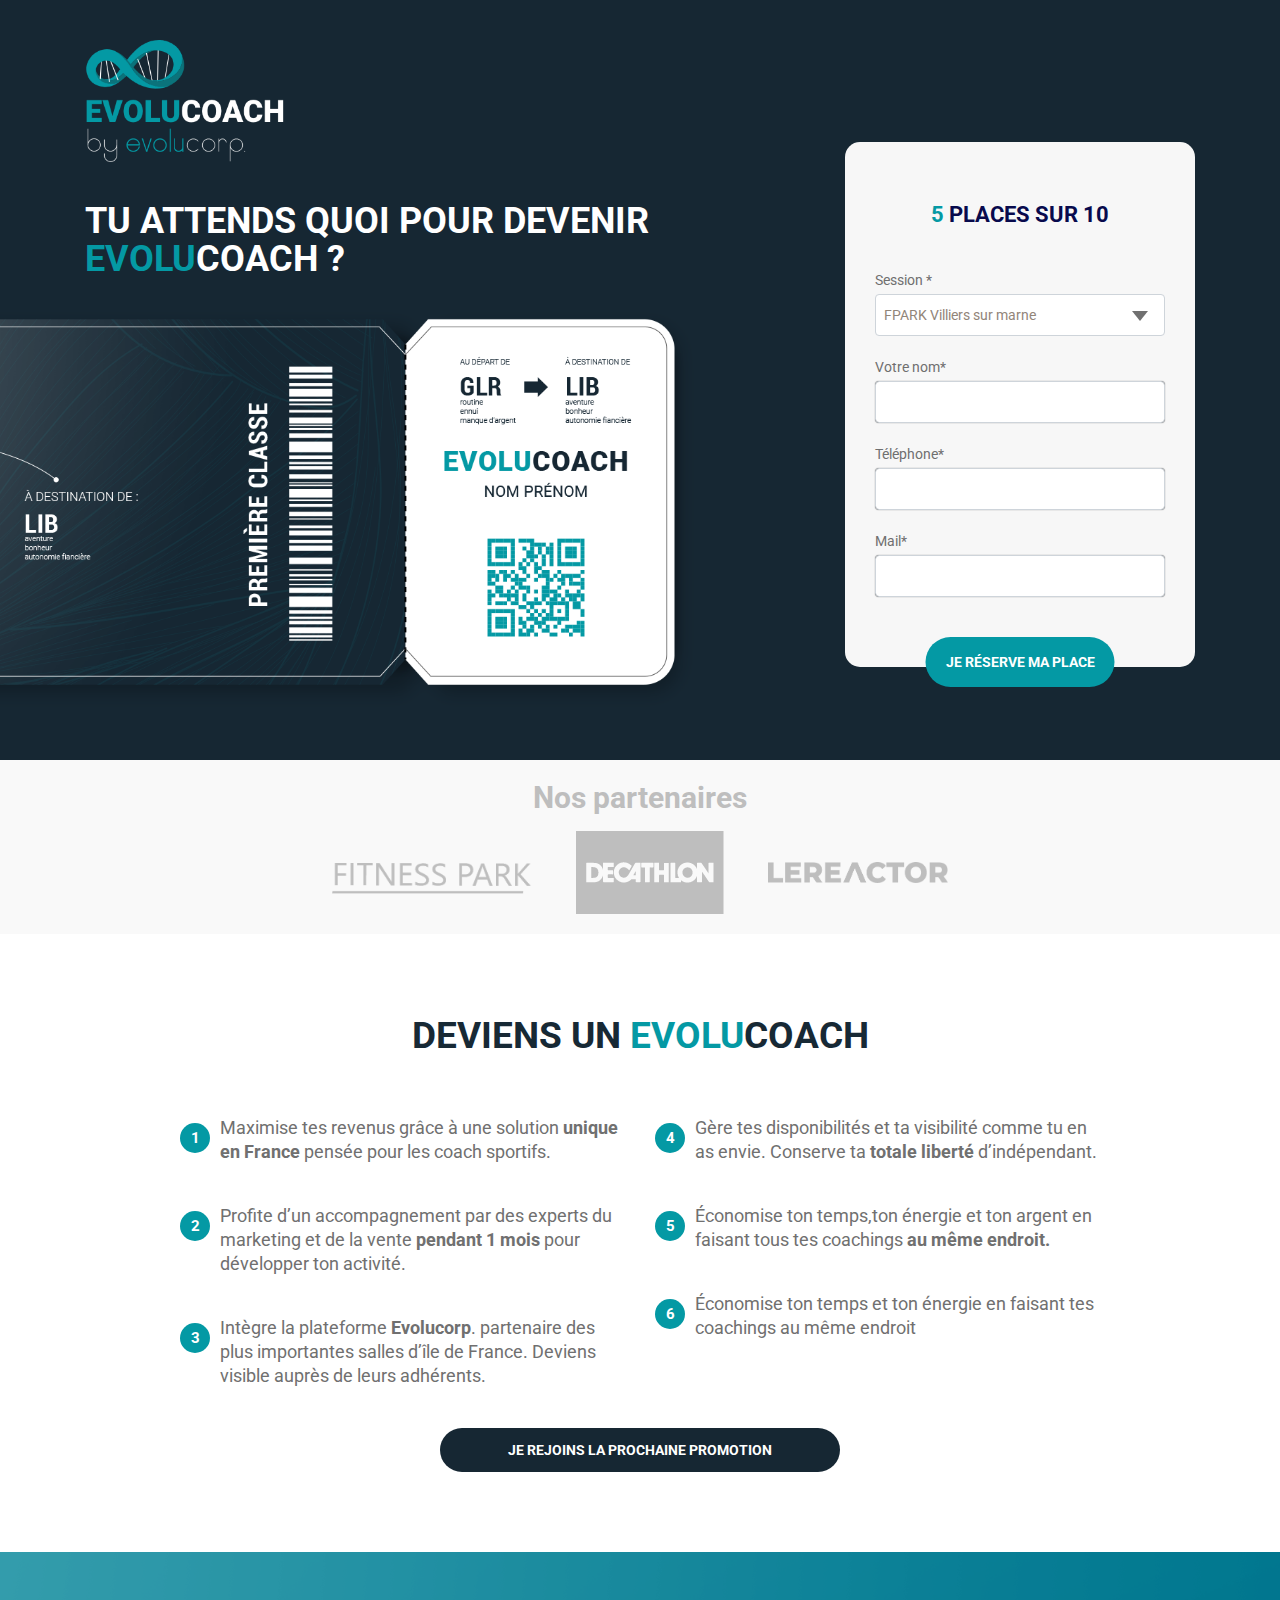
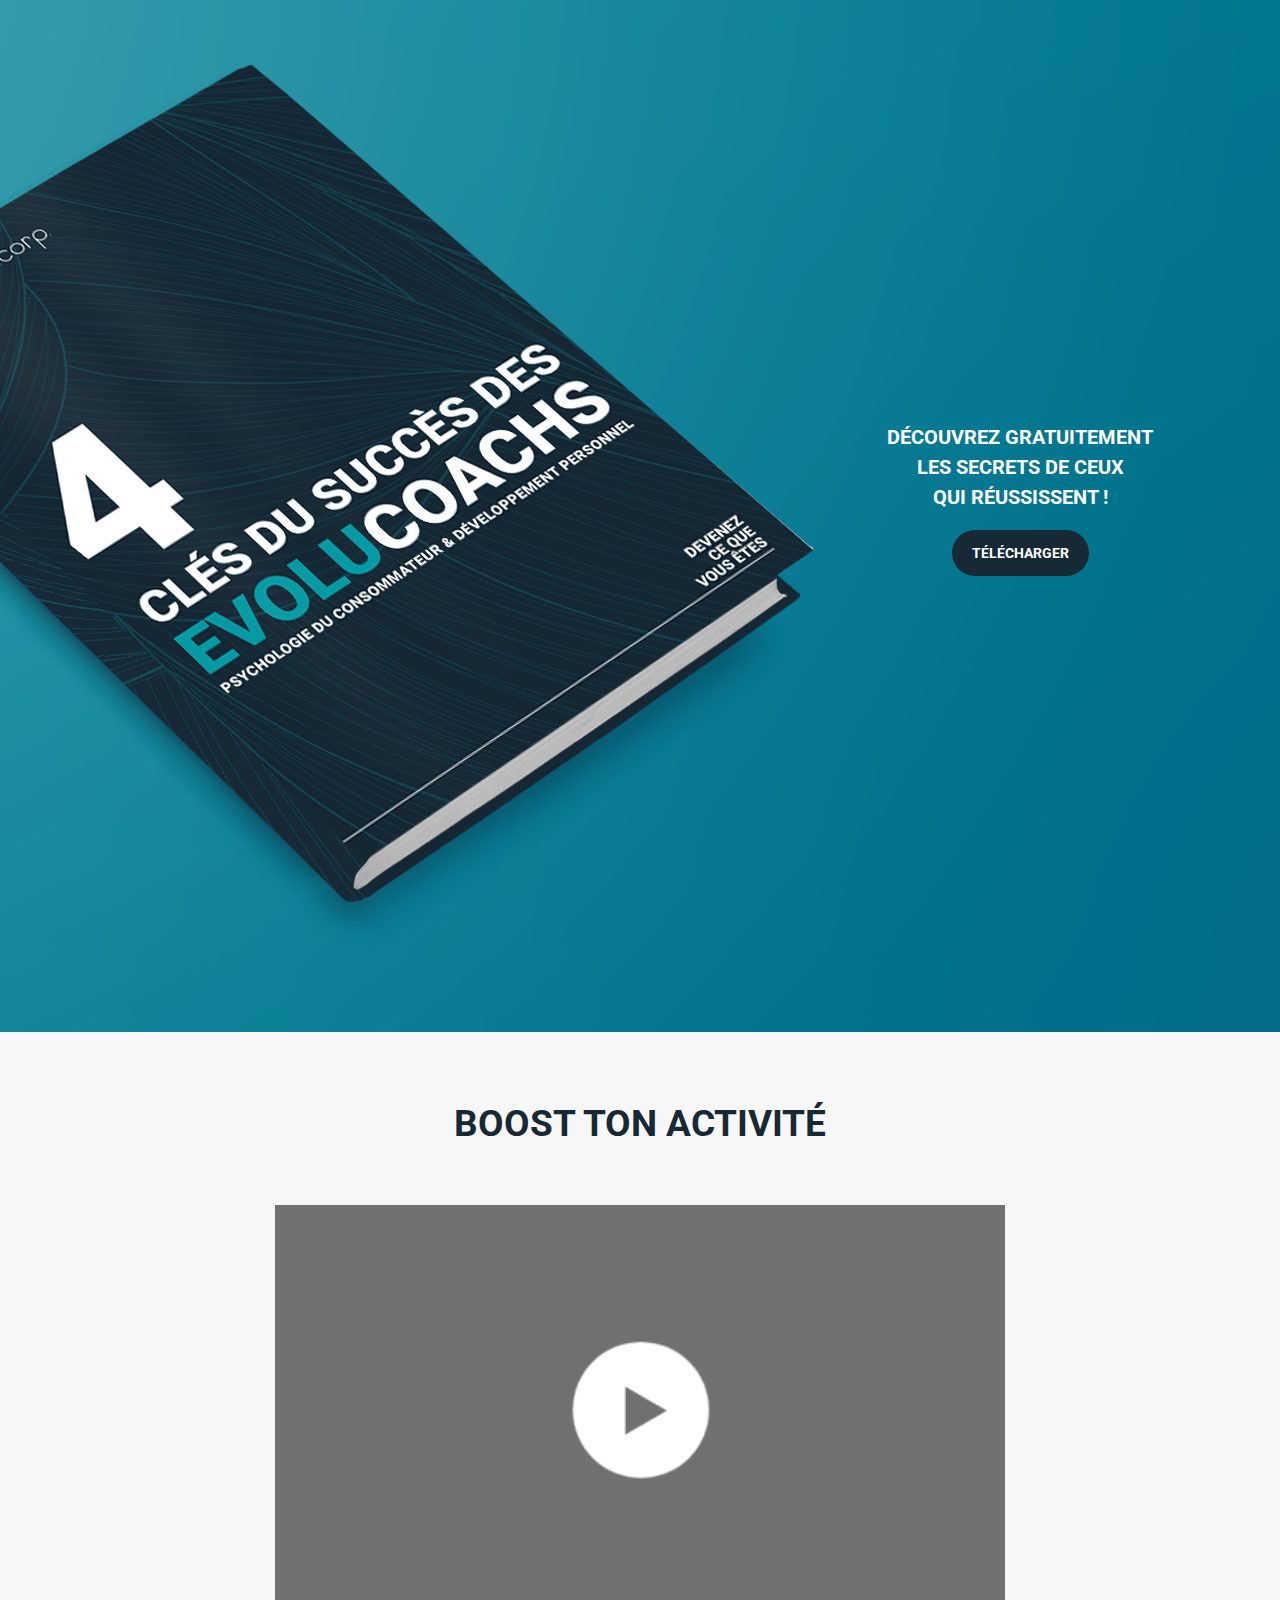
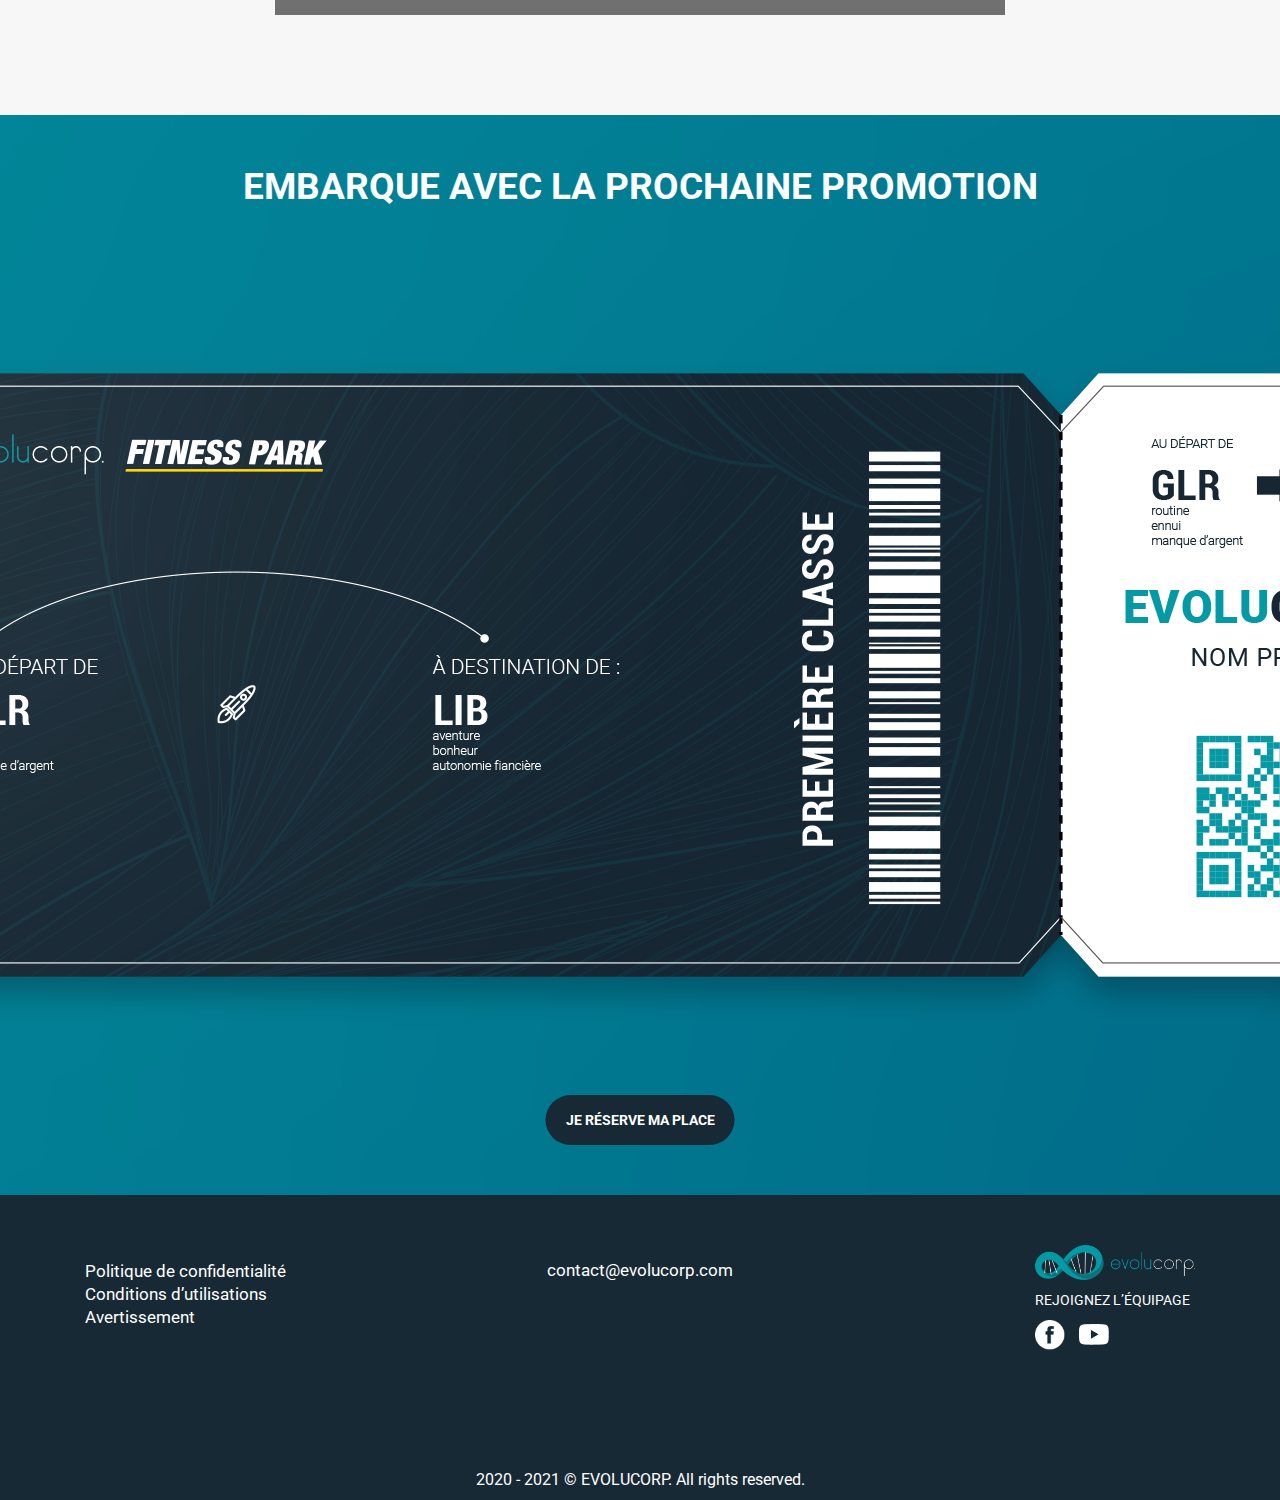
<file: landing/index.html>
<!DOCTYPE html>
<html lang="en">

<head>
    <!-- Required meta tags -->
    <meta charset="utf-8">
    <meta name="viewport" content="width=device-width, initial-scale=1, shrink-to-fit=no">
    <title>Lereactor!</title>
    <link href="https://fonts.googleapis.com/css?family=Roboto:400,900&display=swap" rel="stylesheet">
    <!-- Favicon CSS -->
    <link rel="shortcut icon" href="images/favicon.png" />
    <!-- Bootstrap CSS -->
    <link rel="stylesheet" href="css/bootstrap.min.css">
    <!-- Main CSS -->
    <link rel="stylesheet" href="css/style.css">

</head>

<body>

    <!--Exit modal-->
    <div id="modal-container" class="two out">
        <div class="modal-background">
            <div class="modal">
                <div class="modal-content">
                    <h2>Es-tu sur de vouloir abandonner ta place ?</h2>
                    <div class="quite-yes-btn">
                        <a href="#" id="oui">OUI</a>
                        <a href="#" id="non">NON</a>
                    </div>
                </div>
            </div>
        </div>
    </div>


    <!--Header-->
    <header class="page-header">
        <div class="container">
            <div class="row">
                <div class="col-6">
                    <div class="logo">
                        <img src="images/logo.png" alt="Logo">
                    </div>
                </div>
                <div class="col-6 home-icon">
                    <a href="index.html"><img src="images/home.png" alt="Home"></a>
                </div>
            </div>

            <div class="row">
                <div class="col-md-12 col-lg-8">
                    <div class="header-text">
                        <h1>Tu attends quoi pour devenir <br><span class="blue">evolu</span>coach ?</h1>
                    </div>
                </div>
                <div class="col-md-12 col-lg-4">
                    <div class="header-contact">
                        <h2><span class="blue">5</span> places sur 10</h2>
                        <form id="header-form">
                            <div class="form-group select-dropdown">
                                <label>Session *</label>
                                <div class="wrap-drop" id="noble-gases">
                                    <span>FPARK Villiers sur marne</span>
                                    <ul class="drop">
                                        <li class="selected"><a>FPARK Villiers sur marne</a></li>
                                        <li><a>Helium.....</a></li>
                                        <li><a>Neon....</a></li>
                                        <li><a>Argon...</a></li>
                                    </ul>
                                </div>
                            </div>
                            <div class="form-group">
                                <label for="votre">Votre nom*</label>
                                <input type="text" class="form-control" id="votre">
                            </div>
                            <div class="form-group">
                                <label for="number">Téléphone*</label>
                                <input type="number" class="form-control" id="number">
                            </div>
                            <div class="form-group">
                                <label for="email">Mail*</label>
                                <input type="email" class="form-control" id="email">
                            </div>
                            <button type="submit" class="custom-btn blue-bg pos-btn1">Je réserve ma place</button>
                        </form>
                    </div>
                </div>
            </div>
        </div>
    </header>

    <!--Company Box-->
    <div class="company-box-area">
        <div class="container">
            <div class="row">
                <div class="col text-center">
                    <h2 class="company-heading">
                        Nos partenaires
                    </h2>
                    <div class="client-images">
                        <a href="#"><img src="images/client1.png" alt="One"></a>
                        <a href="#"><img src="images/client2.png" alt="Two"></a>
                        <a href="#"><img src="images/client3.png" alt="Three"></a>
                    </div>
                </div>
            </div>
        </div>
    </div>
    <!--Company Box-->

    <!--Info Box-->
    <div class="info-box mtb-80">
        <div class="container">
            <div class="row">
                <div class="col text-center">
                    <h2 class="title">Deviens un <span class="blue">Evolu</span>coach</h2>
                </div>
            </div>
            <div class="row">
                <div class="col-md-5 offset-md-1 col-sm-12">
                    <ul>
                        <li><span>1 </span> Maximise tes revenus grâce à une solution <strong>unique en France</strong> pensée pour les coach sportifs.</li>

                        <li><span>2 </span>Profite d’un accompagnement par des experts du marketing et de la vente <strong>pendant 1 mois</strong> pour développer ton activité.</li>
                        <li><span>3 </span>Intègre la plateforme <strong>Evolucorp</strong>. partenaire des plus importantes salles d’île de France.
                            Deviens visible auprès de leurs adhérents.</li>
                    </ul>
                </div>
                <div class="col-md-5 col-sm-12">
                    <ul>
                        <li><span>4 </span> Gère tes disponibilités et ta visibilité comme tu en as envie. Conserve ta <strong>totale liberté</strong> d’indépendant.</li>
                        <li><span>5 </span>Économise ton temps,ton énergie et ton argent en faisant tous tes coachings <strong> au même endroit.</strong></li>
                        <li><span>6 </span>Économise ton temps et ton énergie en faisant tes coachings au même endroit</li>
                    </ul>
                </div>
                <div class="col-md-10 offset-md-1 ">
                    <a href="#" class="custom-btn btn-small">JE REJOINS LA PROCHAINE PROMOTION</a>
                </div>
            </div>
        </div>
    </div>

    <!--Product Box-->
    <div class="product-box">
        <div class="container">
            <div class="row">
                <div class="col-lg-8">
                </div>
                <div class="col-lg-4 col-md-12 text-center">
                    <div class="pro-tex">
                        <h4>Découvrez gratuitement <br>Les Secrets de ceux <br>Qui réussissent !</h4>
                        <a href="" class="custom-btn blue-wale">télécharger</a>
                    </div>
                </div>
            </div>
        </div>
    </div>

    <!--Video Box-->
    <div class="video-box">
        <div class="container">
            <div class="row">
                <div class="col-12 text-center">
                    <h2 class="title">BOOST TON ACTIVITé</h2>
                </div>
            </div>
            <div class="row">
                <div class="col-sm-12 col-md-8 offset-md-2">
                    <div class="embed-responsive embed-responsive-16by9">
                        <video class="video">
                            <source src="http://e14aaeb709f7cde1ae68-a1d0a134a31b545b257b15f8a8ba5726.r70.cf3.rackcdn.com/projects/31432/1427815464209-bf74131a7528d0ea5ce8c0710f530bb5/1280x720.mp4" type="video/mp4" />
                        </video>
                        <div class="playpause"></div>
                    </div>


                </div>
            </div>
        </div>
    </div>




    <!--Image info-->
    <div class="img-box">

        <a href="#" id="btn-position" class="custom-btn blue-wale">Je réserve ma place</a>
        <div class="container">
            <div class="row">
                <div class="col text-center">
                    <h2 class="title white">EMBARQUE AVEC LA PROCHAINE PROMOTION</h2>

                </div>
            </div>
        </div>
    </div>


    <!--footer Box-->
    <div class="footer-box ">
        <div class="container">
            <div class="row">
                <div class="col-md-2 offset-md-2 col-sm-12 order-sm-3">
                    <div class="footer-tright">
                        <div class="footer-logo">
                            <img src="images/footer-logo.png" alt="Footer Logo">
                        </div>
                        <p>Rejoignez l’équipage </p>
                        <a href="#"><img src="images/fb.png" alt="facebook"></a>
                        <a href="#"><img src="images/utube.png" alt="youtube"></a>
                    </div>
                </div>
                <div class="col-md-4 col-sm-12 order-sm-2">
                    <div class="footer-tmiddle">
                        <a href="mailto:contact@evolucorp.com">contact@evolucorp.com</a>
                    </div>
                </div>
                <div class="col-md-4 col-sm-12">
                    <div class="footer-tleft">
                        <p>Politique de confidentialité <br> Conditions d’utilisations <br>Avertissement</p>
                    </div>
                </div>
            </div>
            <div class="row ">
                <div class="col text-center">
                    <p class="footer-copyright">2020 - 2021 &copy; EVOLUCORP. All rights reserved.</p>
                </div>
            </div>
        </div>
    </div>

    <!--Scroll top are start-->
    <a href="" id="scroll-top">&#8593;</a>
    <!--Scroll top are end-->




    <!-- Optional JavaScript -->
    <script src="https://code.jquery.com/jquery-1.12.4.min.js"></script>
    <script src="https://cdnjs.cloudflare.com/ajax/libs/popper.js/1.12.9/umd/popper.min.js"></script>
    <script src="js/bootstrap.min.js"></script>
    <script src="js/custom.js"></script>



</body>

</html>
</file>
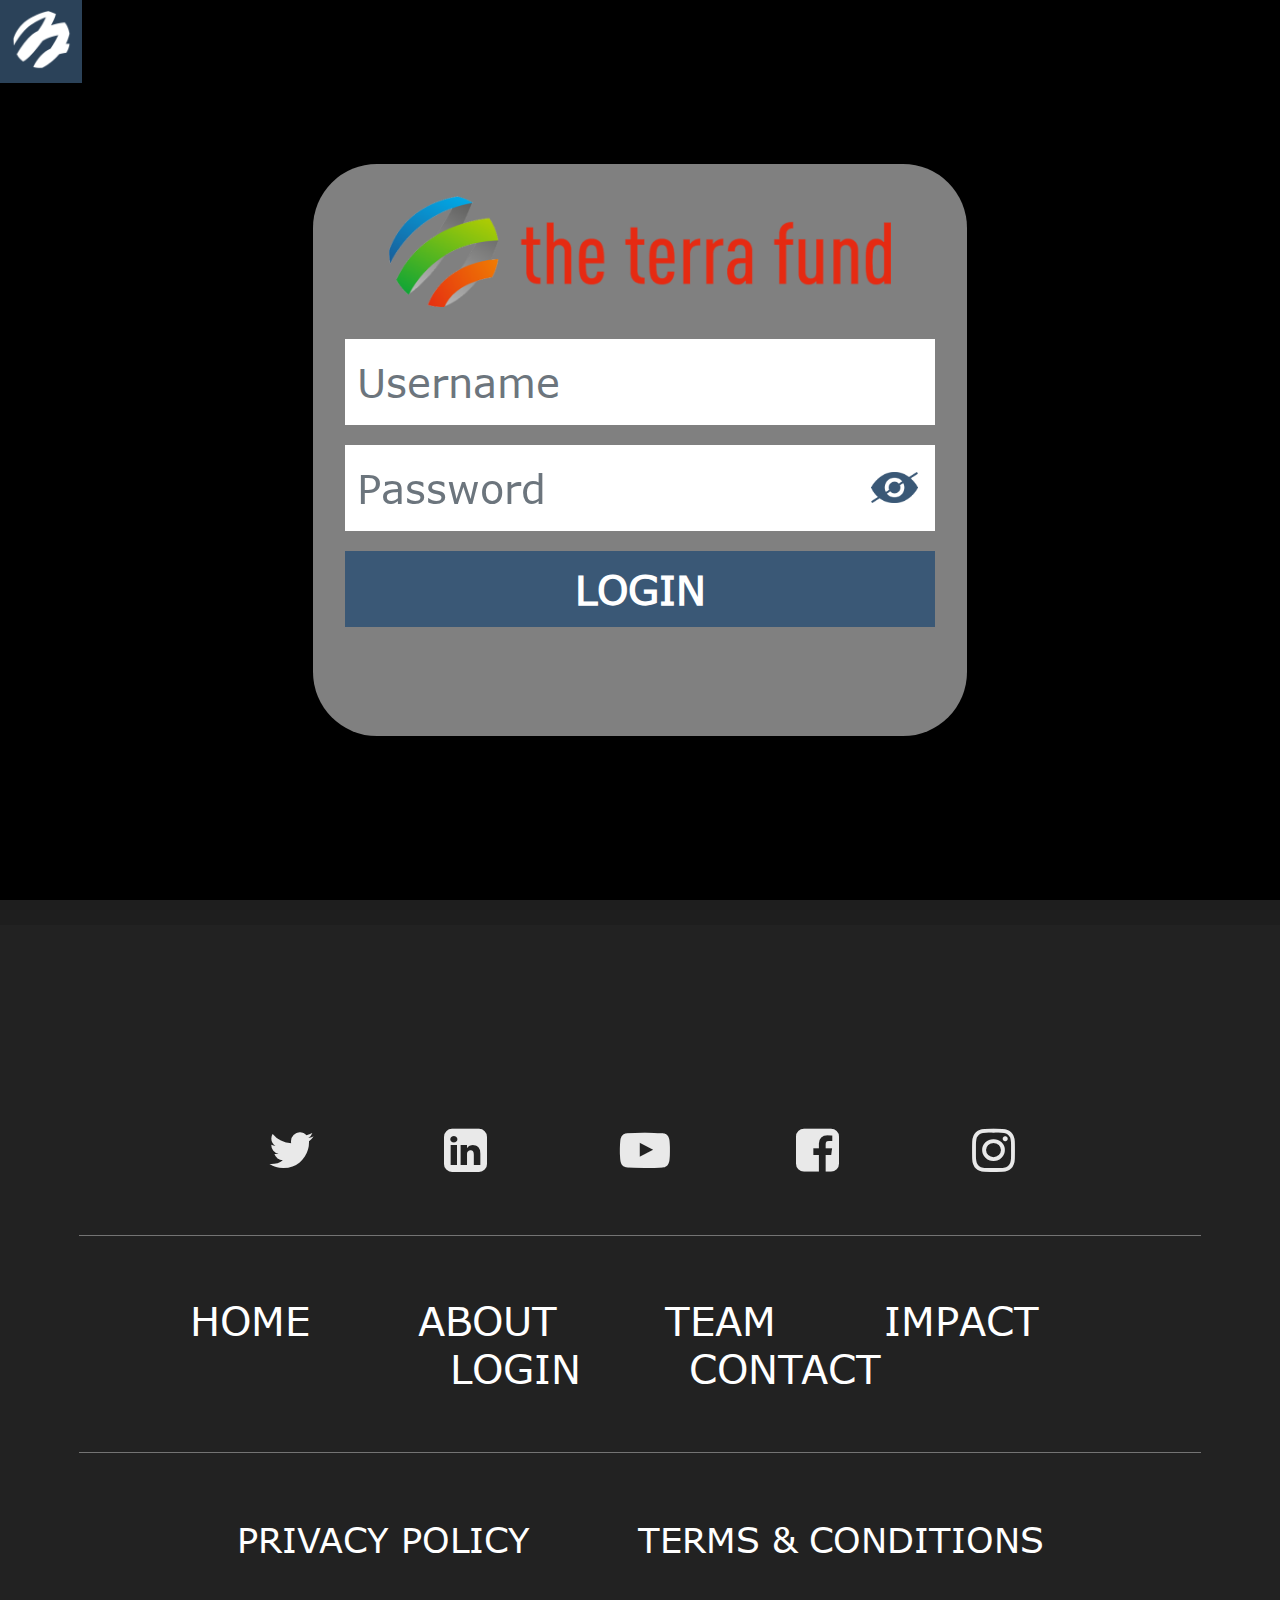
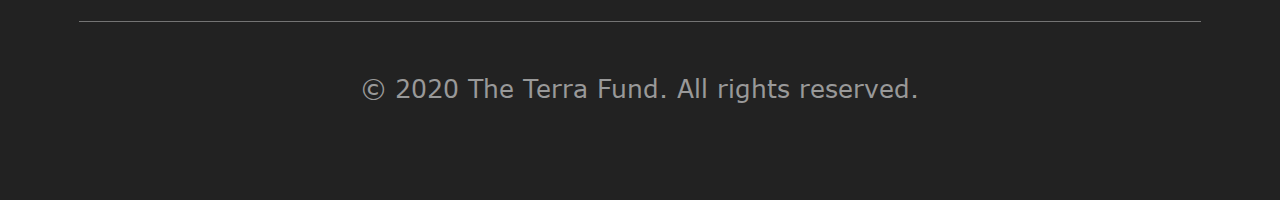
<file: new_20-feb-2020/index.html>
<!DOCTYPE html>
<html lang="en">

<head>
    <title>Login │ The Terra Fund</title>
    <meta http-equiv="Content-Type" content="text/html; charset=utf-8">
    <link rel="icon" href="favicon.png" type="image/png" sizes="16x16">
    <link rel="stylesheet" type="text/css" href="assets/css/bootstrap.css">
    <meta name="viewport" content="width=device-width, initial-scale=1">
    <link href="https://maxcdn.bootstrapcdn.com/font-awesome/4.1.0/css/font-awesome.min.css" rel="stylesheet">
    <link rel="stylesheet" type="text/css" href="assets/css/footer.css">
    <link rel="stylesheet" type="text/css" href="assets/css/login.css">

    <script src="https://code.jquery.com/jquery-3.4.1.min.js"></script>
    <script src="assets/js/login.js"></script>

</head>



<body>
    <style>

    </style>



    <div class="video-background">
        <div class="video-foreground">


            <div id="player"></div>
            <script type="text/javascript" src="https://www.youtube.com/iframe_api"></script>
            <script type="text/javascript">
            var player;
            function onYouTubeIframeAPIReady() {
                player = new YT.Player('player', {
                   
                    videoId: 'aWLaLj_RbUA',
                    events: {
                        'onReady': onPlayerReady,
                        'onStateChange': onPlayerStateChange
                    }
                });
            }
            function onPlayerReady(event) {
                loopStart();
                player.playVideo();
                event.target.setPlaybackQuality('hd1080');
            }
            function loopStart() {
                player.seekTo(0);   
            }
            function onPlayerStateChange(event) {
                if (event.data == YT.PlayerState.PLAYING) {
                    setTimeout(loopStart, 10000); 
                }
            }
            </script>
           
            <!-- <iframe
                src="https://www.youtube.com/embed/aWLaLj_RbUA?controls=0&showinfo=0&rel=0&autoplay=1&loop=1&mute=1&playlist=aWLaLj_RbUA"
                frameborder="0" allowfullscreen></iframe> -->
        </div>
    </div>

    <div class="sidebar-img-1 firstimg">
        <a href="#">
            <img src="globe.png" class="icon-bar-img globe">
        </a>
    </div>
    <header>
        <div class="container ch-100 tbl">
            <div class="row tbl-child">
                <!-- <div class="col-sm-9 col-md-7 col-lg-5 mx-auto"> -->
                <div class="col-sm-9 col-md-7 col-lg-7 mx-auto">
                    <div class="card card-signin ">
                        <div class="card-body">
                            <h5 class="card-title text-center"><img src="logo.png" style="width: 85%;"></img></h5>
                            <form class="form-signin" method="POST">
                                <div class="input-group mb-20 usertextbox">
                                    <div class="input-group-addon wos-key"><i class="user-dec-ico key-ico"></i></div>
                                    <input type="input" class="form-control username" id="username" name="upass"
                                        placeholder="Username" autocomplete="off" required>
                                </div>

                                <div class="input-group mb-20 pwdtextbox">
                                  
                                <div class="input-icons"> 
                                    <div class="sidebar-img-11 eye" >
                                            <img src="assets/images/passwordhide.png" class="icon-bar-img globe hide">
                                    </div>
                                  
                                    <input class="input-field form-control password" 
                                           type="password" id="password" name="upass"
                                           placeholder="Password"> 
                                </div> 
                                </div>
                                <button class="btn btn-lg btn-block login-btn" type="submit"><span class="logintext">Login</span></button>
                                <div class="sorrymsg" id="sorrymsg"><p>
                                    Sorry, we don't recognize your information, please contact <a href="mailto:impact@theterrafund.com" class="s-email">impact@theterrafund.com</a></p></div>
                                </div>
                            </form>
                        </div>
                    </div>
                </div>
            </div>
        </div>
        </div>
    </header>

    <!-- footer area start  -->
    <footer class="footer-section">
        <div class="container">
            <div class="footer_area">
                <div class="footer_social_area">
                    <ul class="f_s_ic">
                        <li><a href="https://twitter.com/theterrafund"><i class="fa fa-twitter"></i></a></li>
                        <li><a href="https://www.linkedin.com/company/the-terra-fund?trk=public_profile_topcard_current_company"><i class="fa fa-linkedin-square"></i></a></li>
                        <li><a href="https://www.youtube.com/channel/UChi0zNwXAH8O5vmhG8t88PA"><i class="fa fa-youtube-play"></i></a></li>
                        <li><a href="https://www.facebook.com/theterrafund"><i class="fa fa-facebook-square"></i></a></li>
                        <li><a href="https://www.instagram.com/theterrafund/"><i class="fa fa-instagram"></i></a></li>
                    </ul>
                </div>
                <div class="foooter_menu">
                    <ul class="fo_menu">
                        <li><a href="#">HOME</a></li>
                        <li><a href="#">ABOUT</a></li>
                        <li><a href="#">TEAM </a></li>
                        <li><a href="#">IMPACT</a></li>
                        <li><a href="#">LOGIN</a></li>
                        <li><a href="#">CONTACT</a></li>

                    </ul>
                </div>
                <div class="foooter_menu foote_two">
                    <ul class="fo_menu">
                        <li><a href="#">PRIVACY POLICY</a></li>
                        <li><a href="#">TERMS &amp; CONDITIONS</a></li>

                    </ul>
                </div>

                <div class="f_text">
                    <p>

                        © 2020 The Terra Fund. All rights reserved.
                    </p>
                </div>

                <div class="top_d">
                    <div class="up">
                        <i class="fa fa-angle-up"></i>
                    </div>
                </div>
            </div>
        </div>

    </footer>
</body>

</html>
</file>
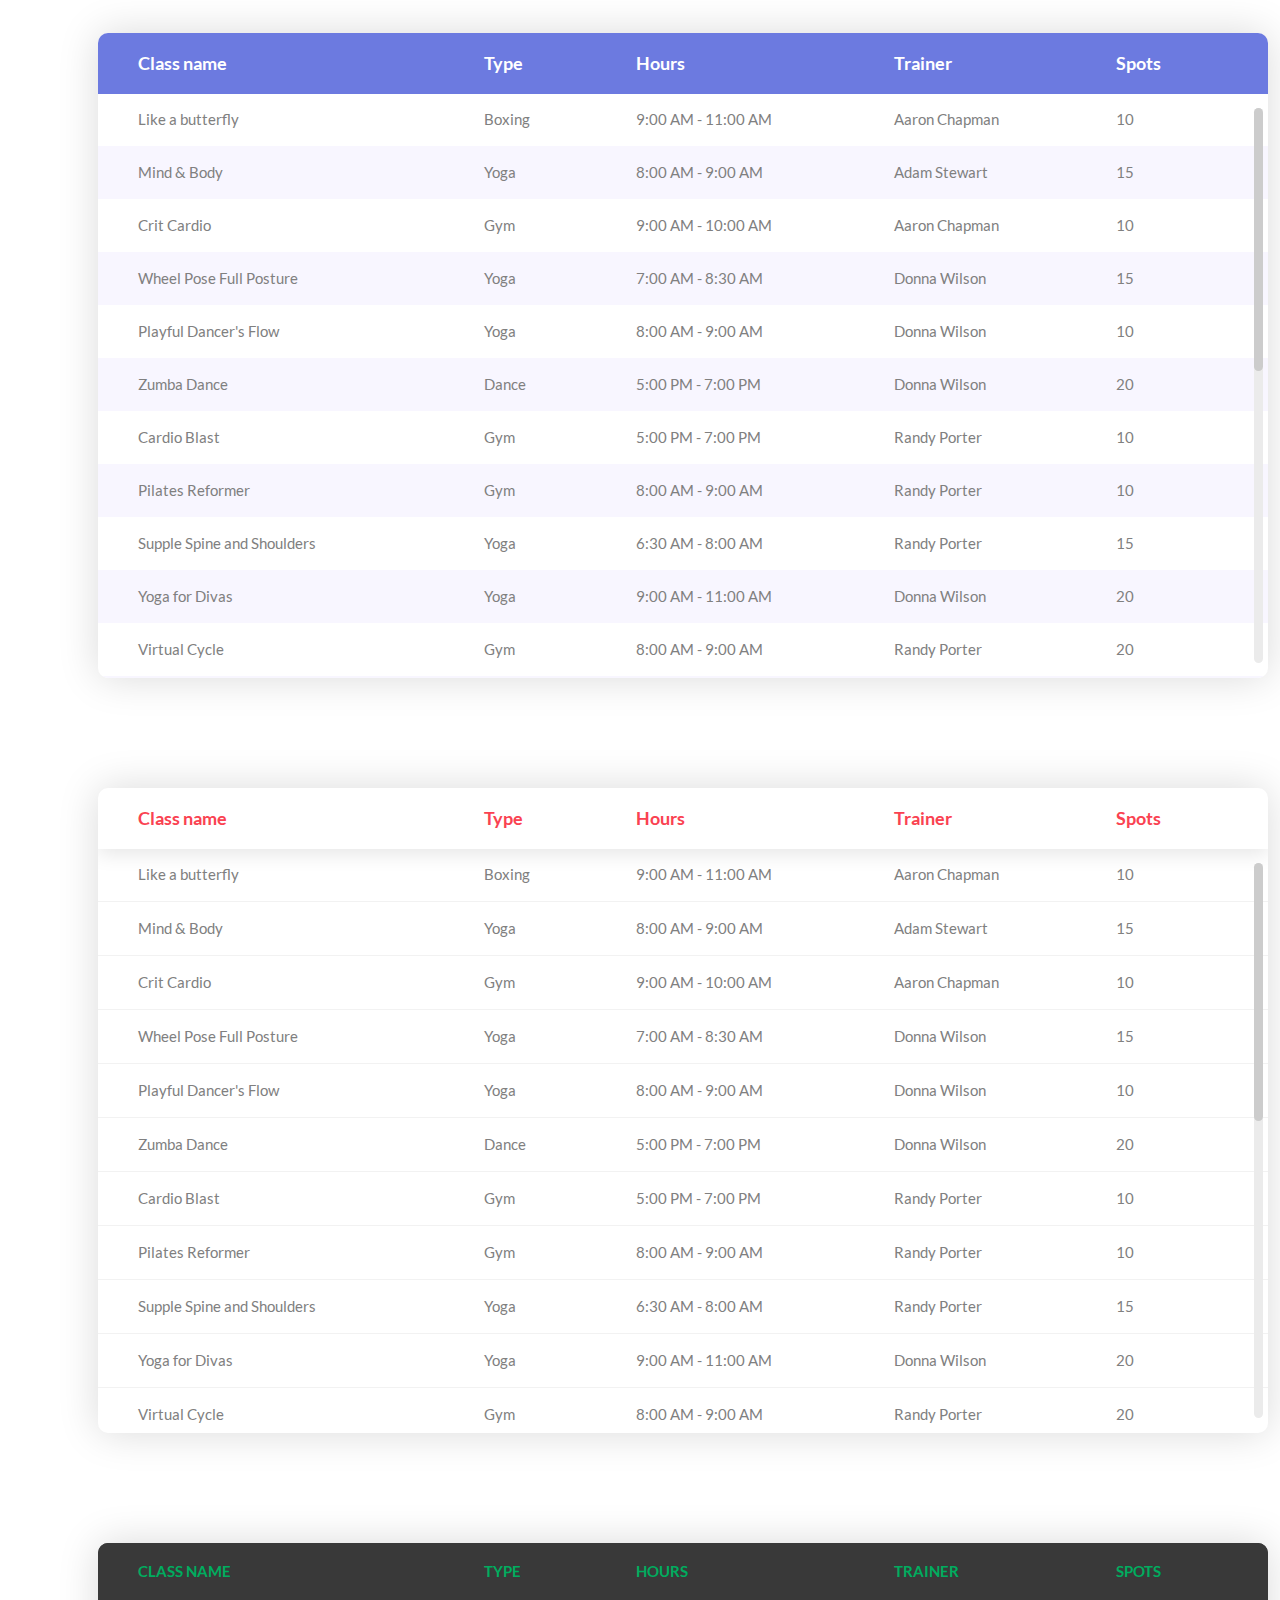
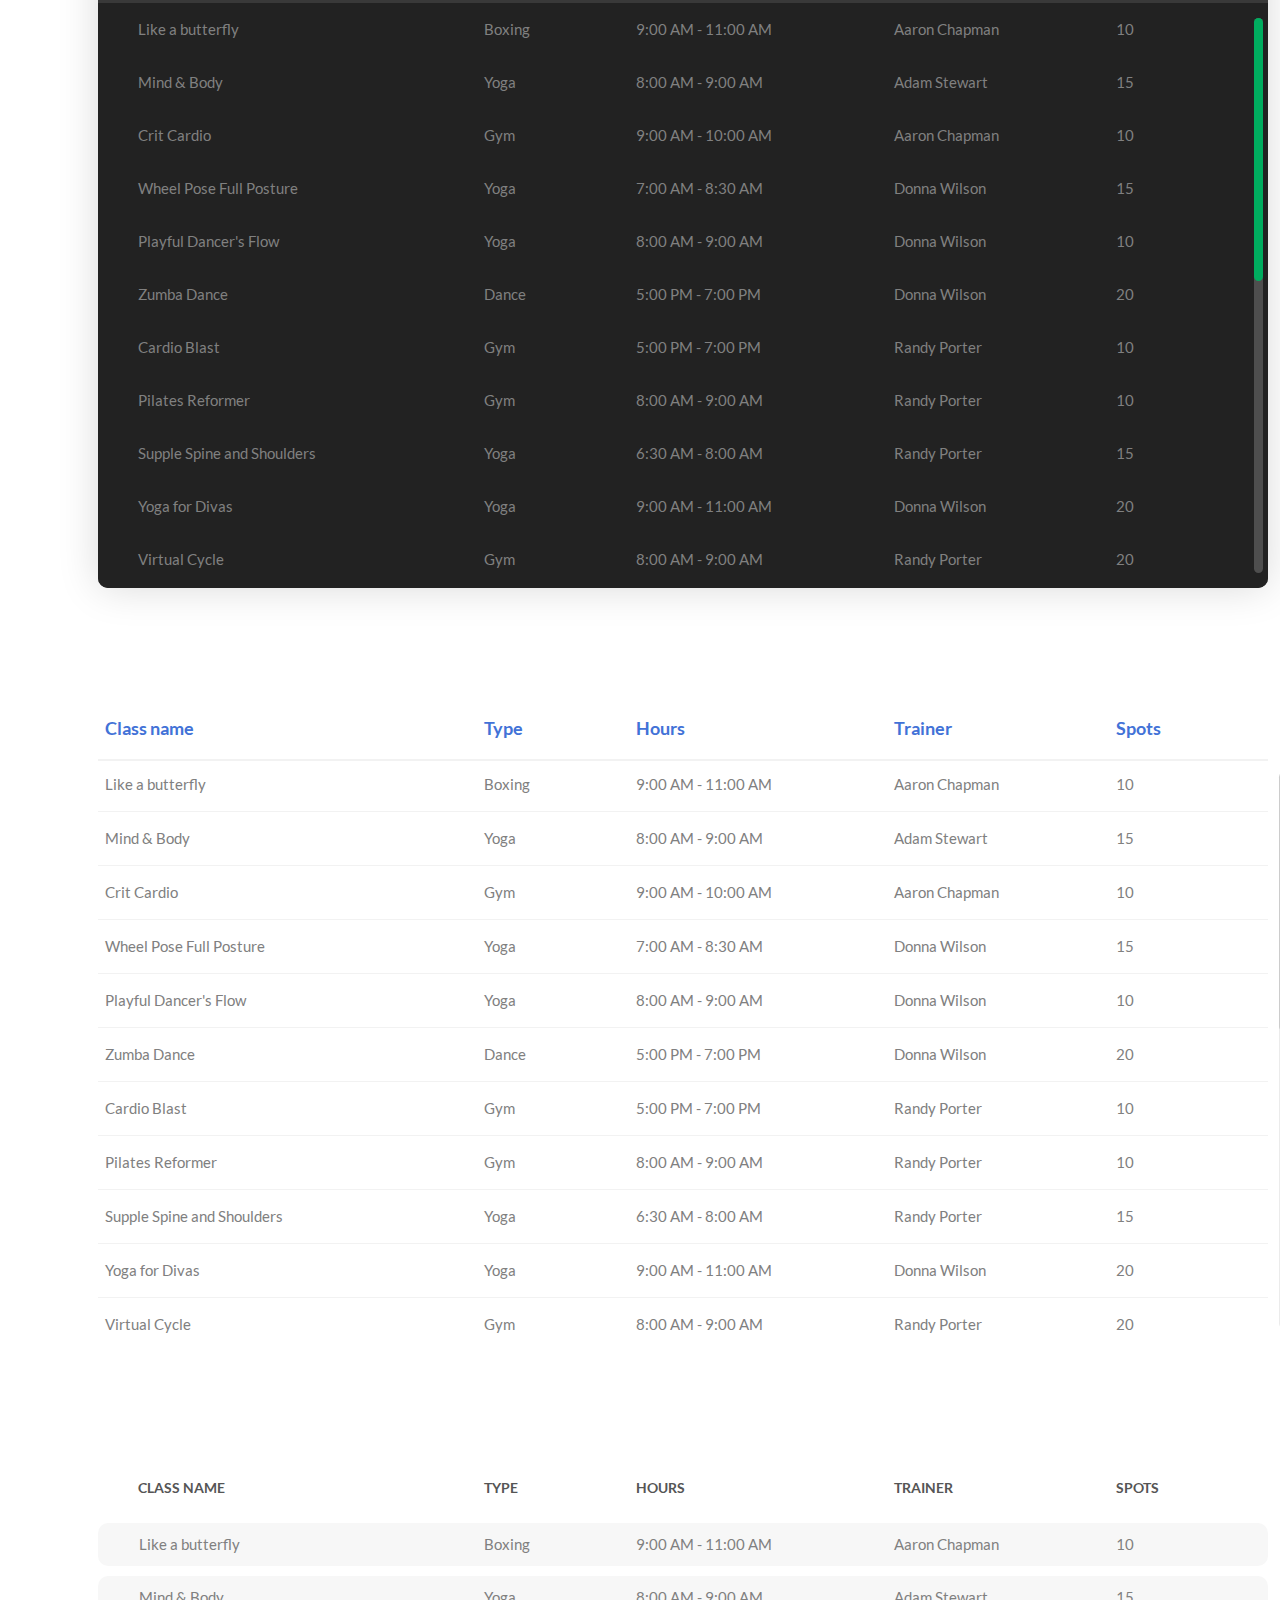
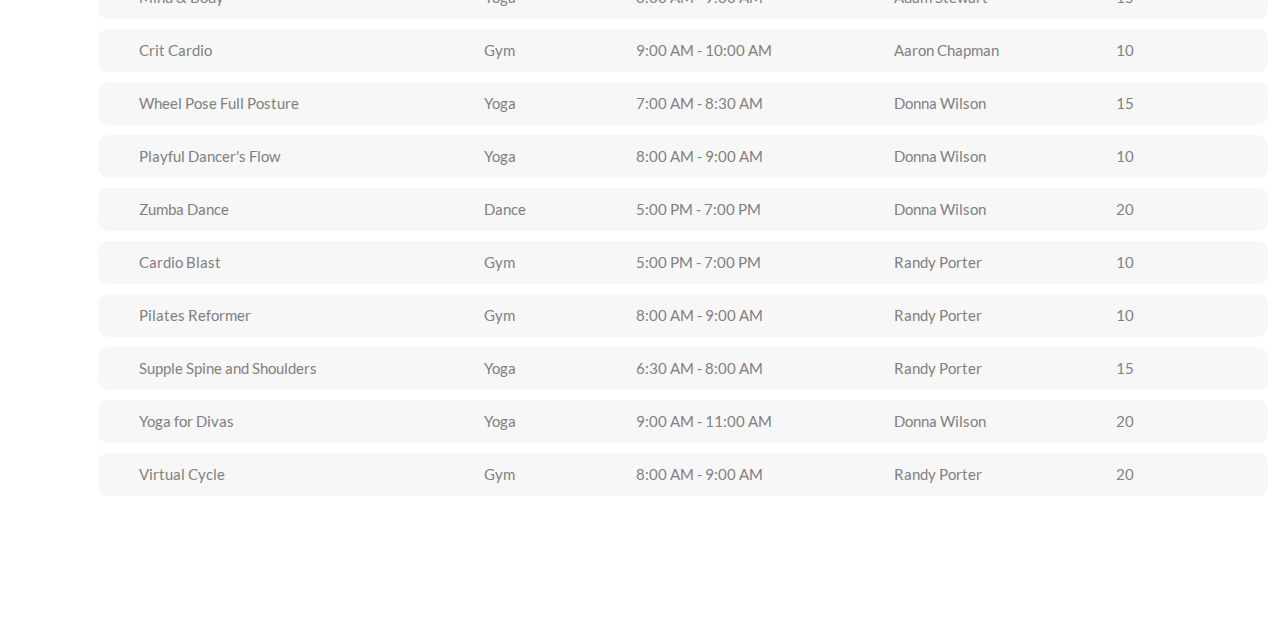
<file: tablefixheader/index.html>
<!DOCTYPE html>
<html lang="en">
<head>
	<title>Table V04</title>
	<meta charset="UTF-8">
	<meta name="viewport" content="width=device-width, initial-scale=1">
<!--===============================================================================================-->	
	<link rel="icon" type="image/png" href="images/icons/favicon.ico"/>
<!--===============================================================================================-->
	<link rel="stylesheet" type="text/css" href="vendor/bootstrap/css/bootstrap.min.css">
<!--===============================================================================================-->
	<link rel="stylesheet" type="text/css" href="fonts/font-awesome-4.7.0/css/font-awesome.min.css">
<!--===============================================================================================-->
	<link rel="stylesheet" type="text/css" href="vendor/animate/animate.css">
<!--===============================================================================================-->
	<link rel="stylesheet" type="text/css" href="vendor/select2/select2.min.css">
<!--===============================================================================================-->
	<link rel="stylesheet" type="text/css" href="vendor/perfect-scrollbar/perfect-scrollbar.css">
<!--===============================================================================================-->
	<link rel="stylesheet" type="text/css" href="css/util.css">
	<link rel="stylesheet" type="text/css" href="css/main.css">
<!--===============================================================================================-->
</head>
<body>
	
	<div class="limiter">
		<div class="container-table100">
			<div class="wrap-table100">
				<div class="table100 ver1 m-b-110">
					<div class="table100-head">
						<table>
							<thead>
								<tr class="row100 head">
									<th class="cell100 column1">Class name</th>
									<th class="cell100 column2">Type</th>
									<th class="cell100 column3">Hours</th>
									<th class="cell100 column4">Trainer</th>
									<th class="cell100 column5">Spots</th>
								</tr>
							</thead>
						</table>
					</div>

					<div class="table100-body js-pscroll">
						<table>
							<tbody>
								<tr class="row100 body">
									<td class="cell100 column1">Like a butterfly</td>
									<td class="cell100 column2">Boxing</td>
									<td class="cell100 column3">9:00 AM - 11:00 AM</td>
									<td class="cell100 column4">Aaron Chapman</td>
									<td class="cell100 column5">10</td>
								</tr>

								<tr class="row100 body">
									<td class="cell100 column1">Mind & Body</td>
									<td class="cell100 column2">Yoga</td>
									<td class="cell100 column3">8:00 AM - 9:00 AM</td>
									<td class="cell100 column4">Adam Stewart</td>
									<td class="cell100 column5">15</td>
								</tr>

								<tr class="row100 body">
									<td class="cell100 column1">Crit Cardio</td>
									<td class="cell100 column2">Gym</td>
									<td class="cell100 column3">9:00 AM - 10:00 AM</td>
									<td class="cell100 column4">Aaron Chapman</td>
									<td class="cell100 column5">10</td>
								</tr>

								<tr class="row100 body">
									<td class="cell100 column1">Wheel Pose Full Posture</td>
									<td class="cell100 column2">Yoga</td>
									<td class="cell100 column3">7:00 AM - 8:30 AM</td>
									<td class="cell100 column4">Donna Wilson</td>
									<td class="cell100 column5">15</td>
								</tr>

								<tr class="row100 body">
									<td class="cell100 column1">Playful Dancer's Flow</td>
									<td class="cell100 column2">Yoga</td>
									<td class="cell100 column3">8:00 AM - 9:00 AM</td>
									<td class="cell100 column4">Donna Wilson</td>
									<td class="cell100 column5">10</td>
								</tr>

								<tr class="row100 body">
									<td class="cell100 column1">Zumba Dance</td>
									<td class="cell100 column2">Dance</td>
									<td class="cell100 column3">5:00 PM - 7:00 PM</td>
									<td class="cell100 column4">Donna Wilson</td>
									<td class="cell100 column5">20</td>
								</tr>

								<tr class="row100 body">
									<td class="cell100 column1">Cardio Blast</td>
									<td class="cell100 column2">Gym</td>
									<td class="cell100 column3">5:00 PM - 7:00 PM</td>
									<td class="cell100 column4">Randy Porter</td>
									<td class="cell100 column5">10</td>
								</tr>

								<tr class="row100 body">
									<td class="cell100 column1">Pilates Reformer</td>
									<td class="cell100 column2">Gym</td>
									<td class="cell100 column3">8:00 AM - 9:00 AM</td>
									<td class="cell100 column4">Randy Porter</td>
									<td class="cell100 column5">10</td>
								</tr>

								<tr class="row100 body">
									<td class="cell100 column1">Supple Spine and Shoulders</td>
									<td class="cell100 column2">Yoga</td>
									<td class="cell100 column3">6:30 AM - 8:00 AM</td>
									<td class="cell100 column4">Randy Porter</td>
									<td class="cell100 column5">15</td>
								</tr>

								<tr class="row100 body">
									<td class="cell100 column1">Yoga for Divas</td>
									<td class="cell100 column2">Yoga</td>
									<td class="cell100 column3">9:00 AM - 11:00 AM</td>
									<td class="cell100 column4">Donna Wilson</td>
									<td class="cell100 column5">20</td>
								</tr>

								<tr class="row100 body">
									<td class="cell100 column1">Virtual Cycle</td>
									<td class="cell100 column2">Gym</td>
									<td class="cell100 column3">8:00 AM - 9:00 AM</td>
									<td class="cell100 column4">Randy Porter</td>
									<td class="cell100 column5">20</td>
								</tr>

								<tr class="row100 body">
									<td class="cell100 column1">Like a butterfly</td>
									<td class="cell100 column2">Boxing</td>
									<td class="cell100 column3">9:00 AM - 11:00 AM</td>
									<td class="cell100 column4">Aaron Chapman</td>
									<td class="cell100 column5">10</td>
								</tr>

								<tr class="row100 body">
									<td class="cell100 column1">Mind & Body</td>
									<td class="cell100 column2">Yoga</td>
									<td class="cell100 column3">8:00 AM - 9:00 AM</td>
									<td class="cell100 column4">Adam Stewart</td>
									<td class="cell100 column5">15</td>
								</tr>

								<tr class="row100 body">
									<td class="cell100 column1">Crit Cardio</td>
									<td class="cell100 column2">Gym</td>
									<td class="cell100 column3">9:00 AM - 10:00 AM</td>
									<td class="cell100 column4">Aaron Chapman</td>
									<td class="cell100 column5">10</td>
								</tr>

								<tr class="row100 body">
									<td class="cell100 column1">Wheel Pose Full Posture</td>
									<td class="cell100 column2">Yoga</td>
									<td class="cell100 column3">7:00 AM - 8:30 AM</td>
									<td class="cell100 column4">Donna Wilson</td>
									<td class="cell100 column5">15</td>
								</tr>

								<tr class="row100 body">
									<td class="cell100 column1">Playful Dancer's Flow</td>
									<td class="cell100 column2">Yoga</td>
									<td class="cell100 column3">8:00 AM - 9:00 AM</td>
									<td class="cell100 column4">Donna Wilson</td>
									<td class="cell100 column5">10</td>
								</tr>

								<tr class="row100 body">
									<td class="cell100 column1">Zumba Dance</td>
									<td class="cell100 column2">Dance</td>
									<td class="cell100 column3">5:00 PM - 7:00 PM</td>
									<td class="cell100 column4">Donna Wilson</td>
									<td class="cell100 column5">20</td>
								</tr>

								<tr class="row100 body">
									<td class="cell100 column1">Cardio Blast</td>
									<td class="cell100 column2">Gym</td>
									<td class="cell100 column3">5:00 PM - 7:00 PM</td>
									<td class="cell100 column4">Randy Porter</td>
									<td class="cell100 column5">10</td>
								</tr>

								<tr class="row100 body">
									<td class="cell100 column1">Pilates Reformer</td>
									<td class="cell100 column2">Gym</td>
									<td class="cell100 column3">8:00 AM - 9:00 AM</td>
									<td class="cell100 column4">Randy Porter</td>
									<td class="cell100 column5">10</td>
								</tr>

								<tr class="row100 body">
									<td class="cell100 column1">Supple Spine and Shoulders</td>
									<td class="cell100 column2">Yoga</td>
									<td class="cell100 column3">6:30 AM - 8:00 AM</td>
									<td class="cell100 column4">Randy Porter</td>
									<td class="cell100 column5">15</td>
								</tr>

								<tr class="row100 body">
									<td class="cell100 column1">Yoga for Divas</td>
									<td class="cell100 column2">Yoga</td>
									<td class="cell100 column3">9:00 AM - 11:00 AM</td>
									<td class="cell100 column4">Donna Wilson</td>
									<td class="cell100 column5">20</td>
								</tr>

								<tr class="row100 body">
									<td class="cell100 column1">Virtual Cycle</td>
									<td class="cell100 column2">Gym</td>
									<td class="cell100 column3">8:00 AM - 9:00 AM</td>
									<td class="cell100 column4">Randy Porter</td>
									<td class="cell100 column5">20</td>
								</tr>
							</tbody>
						</table>
					</div>
				</div>
				
				<div class="table100 ver2 m-b-110">
					<div class="table100-head">
						<table>
							<thead>
								<tr class="row100 head">
									<th class="cell100 column1">Class name</th>
									<th class="cell100 column2">Type</th>
									<th class="cell100 column3">Hours</th>
									<th class="cell100 column4">Trainer</th>
									<th class="cell100 column5">Spots</th>
								</tr>
							</thead>
						</table>
					</div>

					<div class="table100-body js-pscroll">
						<table>
							<tbody>
								<tr class="row100 body">
									<td class="cell100 column1">Like a butterfly</td>
									<td class="cell100 column2">Boxing</td>
									<td class="cell100 column3">9:00 AM - 11:00 AM</td>
									<td class="cell100 column4">Aaron Chapman</td>
									<td class="cell100 column5">10</td>
								</tr>

								<tr class="row100 body">
									<td class="cell100 column1">Mind & Body</td>
									<td class="cell100 column2">Yoga</td>
									<td class="cell100 column3">8:00 AM - 9:00 AM</td>
									<td class="cell100 column4">Adam Stewart</td>
									<td class="cell100 column5">15</td>
								</tr>

								<tr class="row100 body">
									<td class="cell100 column1">Crit Cardio</td>
									<td class="cell100 column2">Gym</td>
									<td class="cell100 column3">9:00 AM - 10:00 AM</td>
									<td class="cell100 column4">Aaron Chapman</td>
									<td class="cell100 column5">10</td>
								</tr>

								<tr class="row100 body">
									<td class="cell100 column1">Wheel Pose Full Posture</td>
									<td class="cell100 column2">Yoga</td>
									<td class="cell100 column3">7:00 AM - 8:30 AM</td>
									<td class="cell100 column4">Donna Wilson</td>
									<td class="cell100 column5">15</td>
								</tr>

								<tr class="row100 body">
									<td class="cell100 column1">Playful Dancer's Flow</td>
									<td class="cell100 column2">Yoga</td>
									<td class="cell100 column3">8:00 AM - 9:00 AM</td>
									<td class="cell100 column4">Donna Wilson</td>
									<td class="cell100 column5">10</td>
								</tr>

								<tr class="row100 body">
									<td class="cell100 column1">Zumba Dance</td>
									<td class="cell100 column2">Dance</td>
									<td class="cell100 column3">5:00 PM - 7:00 PM</td>
									<td class="cell100 column4">Donna Wilson</td>
									<td class="cell100 column5">20</td>
								</tr>

								<tr class="row100 body">
									<td class="cell100 column1">Cardio Blast</td>
									<td class="cell100 column2">Gym</td>
									<td class="cell100 column3">5:00 PM - 7:00 PM</td>
									<td class="cell100 column4">Randy Porter</td>
									<td class="cell100 column5">10</td>
								</tr>

								<tr class="row100 body">
									<td class="cell100 column1">Pilates Reformer</td>
									<td class="cell100 column2">Gym</td>
									<td class="cell100 column3">8:00 AM - 9:00 AM</td>
									<td class="cell100 column4">Randy Porter</td>
									<td class="cell100 column5">10</td>
								</tr>

								<tr class="row100 body">
									<td class="cell100 column1">Supple Spine and Shoulders</td>
									<td class="cell100 column2">Yoga</td>
									<td class="cell100 column3">6:30 AM - 8:00 AM</td>
									<td class="cell100 column4">Randy Porter</td>
									<td class="cell100 column5">15</td>
								</tr>

								<tr class="row100 body">
									<td class="cell100 column1">Yoga for Divas</td>
									<td class="cell100 column2">Yoga</td>
									<td class="cell100 column3">9:00 AM - 11:00 AM</td>
									<td class="cell100 column4">Donna Wilson</td>
									<td class="cell100 column5">20</td>
								</tr>

								<tr class="row100 body">
									<td class="cell100 column1">Virtual Cycle</td>
									<td class="cell100 column2">Gym</td>
									<td class="cell100 column3">8:00 AM - 9:00 AM</td>
									<td class="cell100 column4">Randy Porter</td>
									<td class="cell100 column5">20</td>
								</tr>

								<tr class="row100 body">
									<td class="cell100 column1">Like a butterfly</td>
									<td class="cell100 column2">Boxing</td>
									<td class="cell100 column3">9:00 AM - 11:00 AM</td>
									<td class="cell100 column4">Aaron Chapman</td>
									<td class="cell100 column5">10</td>
								</tr>

								<tr class="row100 body">
									<td class="cell100 column1">Mind & Body</td>
									<td class="cell100 column2">Yoga</td>
									<td class="cell100 column3">8:00 AM - 9:00 AM</td>
									<td class="cell100 column4">Adam Stewart</td>
									<td class="cell100 column5">15</td>
								</tr>

								<tr class="row100 body">
									<td class="cell100 column1">Crit Cardio</td>
									<td class="cell100 column2">Gym</td>
									<td class="cell100 column3">9:00 AM - 10:00 AM</td>
									<td class="cell100 column4">Aaron Chapman</td>
									<td class="cell100 column5">10</td>
								</tr>

								<tr class="row100 body">
									<td class="cell100 column1">Wheel Pose Full Posture</td>
									<td class="cell100 column2">Yoga</td>
									<td class="cell100 column3">7:00 AM - 8:30 AM</td>
									<td class="cell100 column4">Donna Wilson</td>
									<td class="cell100 column5">15</td>
								</tr>

								<tr class="row100 body">
									<td class="cell100 column1">Playful Dancer's Flow</td>
									<td class="cell100 column2">Yoga</td>
									<td class="cell100 column3">8:00 AM - 9:00 AM</td>
									<td class="cell100 column4">Donna Wilson</td>
									<td class="cell100 column5">10</td>
								</tr>

								<tr class="row100 body">
									<td class="cell100 column1">Zumba Dance</td>
									<td class="cell100 column2">Dance</td>
									<td class="cell100 column3">5:00 PM - 7:00 PM</td>
									<td class="cell100 column4">Donna Wilson</td>
									<td class="cell100 column5">20</td>
								</tr>

								<tr class="row100 body">
									<td class="cell100 column1">Cardio Blast</td>
									<td class="cell100 column2">Gym</td>
									<td class="cell100 column3">5:00 PM - 7:00 PM</td>
									<td class="cell100 column4">Randy Porter</td>
									<td class="cell100 column5">10</td>
								</tr>

								<tr class="row100 body">
									<td class="cell100 column1">Pilates Reformer</td>
									<td class="cell100 column2">Gym</td>
									<td class="cell100 column3">8:00 AM - 9:00 AM</td>
									<td class="cell100 column4">Randy Porter</td>
									<td class="cell100 column5">10</td>
								</tr>

								<tr class="row100 body">
									<td class="cell100 column1">Supple Spine and Shoulders</td>
									<td class="cell100 column2">Yoga</td>
									<td class="cell100 column3">6:30 AM - 8:00 AM</td>
									<td class="cell100 column4">Randy Porter</td>
									<td class="cell100 column5">15</td>
								</tr>

								<tr class="row100 body">
									<td class="cell100 column1">Yoga for Divas</td>
									<td class="cell100 column2">Yoga</td>
									<td class="cell100 column3">9:00 AM - 11:00 AM</td>
									<td class="cell100 column4">Donna Wilson</td>
									<td class="cell100 column5">20</td>
								</tr>

								<tr class="row100 body">
									<td class="cell100 column1">Virtual Cycle</td>
									<td class="cell100 column2">Gym</td>
									<td class="cell100 column3">8:00 AM - 9:00 AM</td>
									<td class="cell100 column4">Randy Porter</td>
									<td class="cell100 column5">20</td>
								</tr>
							</tbody>
						</table>
					</div>
				</div>

				<div class="table100 ver3 m-b-110">
					<div class="table100-head">
						<table>
							<thead>
								<tr class="row100 head">
									<th class="cell100 column1">Class name</th>
									<th class="cell100 column2">Type</th>
									<th class="cell100 column3">Hours</th>
									<th class="cell100 column4">Trainer</th>
									<th class="cell100 column5">Spots</th>
								</tr>
							</thead>
						</table>
					</div>

					<div class="table100-body js-pscroll">
						<table>
							<tbody>
								<tr class="row100 body">
									<td class="cell100 column1">Like a butterfly</td>
									<td class="cell100 column2">Boxing</td>
									<td class="cell100 column3">9:00 AM - 11:00 AM</td>
									<td class="cell100 column4">Aaron Chapman</td>
									<td class="cell100 column5">10</td>
								</tr>

								<tr class="row100 body">
									<td class="cell100 column1">Mind & Body</td>
									<td class="cell100 column2">Yoga</td>
									<td class="cell100 column3">8:00 AM - 9:00 AM</td>
									<td class="cell100 column4">Adam Stewart</td>
									<td class="cell100 column5">15</td>
								</tr>

								<tr class="row100 body">
									<td class="cell100 column1">Crit Cardio</td>
									<td class="cell100 column2">Gym</td>
									<td class="cell100 column3">9:00 AM - 10:00 AM</td>
									<td class="cell100 column4">Aaron Chapman</td>
									<td class="cell100 column5">10</td>
								</tr>

								<tr class="row100 body">
									<td class="cell100 column1">Wheel Pose Full Posture</td>
									<td class="cell100 column2">Yoga</td>
									<td class="cell100 column3">7:00 AM - 8:30 AM</td>
									<td class="cell100 column4">Donna Wilson</td>
									<td class="cell100 column5">15</td>
								</tr>

								<tr class="row100 body">
									<td class="cell100 column1">Playful Dancer's Flow</td>
									<td class="cell100 column2">Yoga</td>
									<td class="cell100 column3">8:00 AM - 9:00 AM</td>
									<td class="cell100 column4">Donna Wilson</td>
									<td class="cell100 column5">10</td>
								</tr>

								<tr class="row100 body">
									<td class="cell100 column1">Zumba Dance</td>
									<td class="cell100 column2">Dance</td>
									<td class="cell100 column3">5:00 PM - 7:00 PM</td>
									<td class="cell100 column4">Donna Wilson</td>
									<td class="cell100 column5">20</td>
								</tr>

								<tr class="row100 body">
									<td class="cell100 column1">Cardio Blast</td>
									<td class="cell100 column2">Gym</td>
									<td class="cell100 column3">5:00 PM - 7:00 PM</td>
									<td class="cell100 column4">Randy Porter</td>
									<td class="cell100 column5">10</td>
								</tr>

								<tr class="row100 body">
									<td class="cell100 column1">Pilates Reformer</td>
									<td class="cell100 column2">Gym</td>
									<td class="cell100 column3">8:00 AM - 9:00 AM</td>
									<td class="cell100 column4">Randy Porter</td>
									<td class="cell100 column5">10</td>
								</tr>

								<tr class="row100 body">
									<td class="cell100 column1">Supple Spine and Shoulders</td>
									<td class="cell100 column2">Yoga</td>
									<td class="cell100 column3">6:30 AM - 8:00 AM</td>
									<td class="cell100 column4">Randy Porter</td>
									<td class="cell100 column5">15</td>
								</tr>

								<tr class="row100 body">
									<td class="cell100 column1">Yoga for Divas</td>
									<td class="cell100 column2">Yoga</td>
									<td class="cell100 column3">9:00 AM - 11:00 AM</td>
									<td class="cell100 column4">Donna Wilson</td>
									<td class="cell100 column5">20</td>
								</tr>

								<tr class="row100 body">
									<td class="cell100 column1">Virtual Cycle</td>
									<td class="cell100 column2">Gym</td>
									<td class="cell100 column3">8:00 AM - 9:00 AM</td>
									<td class="cell100 column4">Randy Porter</td>
									<td class="cell100 column5">20</td>
								</tr>

								<tr class="row100 body">
									<td class="cell100 column1">Like a butterfly</td>
									<td class="cell100 column2">Boxing</td>
									<td class="cell100 column3">9:00 AM - 11:00 AM</td>
									<td class="cell100 column4">Aaron Chapman</td>
									<td class="cell100 column5">10</td>
								</tr>

								<tr class="row100 body">
									<td class="cell100 column1">Mind & Body</td>
									<td class="cell100 column2">Yoga</td>
									<td class="cell100 column3">8:00 AM - 9:00 AM</td>
									<td class="cell100 column4">Adam Stewart</td>
									<td class="cell100 column5">15</td>
								</tr>

								<tr class="row100 body">
									<td class="cell100 column1">Crit Cardio</td>
									<td class="cell100 column2">Gym</td>
									<td class="cell100 column3">9:00 AM - 10:00 AM</td>
									<td class="cell100 column4">Aaron Chapman</td>
									<td class="cell100 column5">10</td>
								</tr>

								<tr class="row100 body">
									<td class="cell100 column1">Wheel Pose Full Posture</td>
									<td class="cell100 column2">Yoga</td>
									<td class="cell100 column3">7:00 AM - 8:30 AM</td>
									<td class="cell100 column4">Donna Wilson</td>
									<td class="cell100 column5">15</td>
								</tr>

								<tr class="row100 body">
									<td class="cell100 column1">Playful Dancer's Flow</td>
									<td class="cell100 column2">Yoga</td>
									<td class="cell100 column3">8:00 AM - 9:00 AM</td>
									<td class="cell100 column4">Donna Wilson</td>
									<td class="cell100 column5">10</td>
								</tr>

								<tr class="row100 body">
									<td class="cell100 column1">Zumba Dance</td>
									<td class="cell100 column2">Dance</td>
									<td class="cell100 column3">5:00 PM - 7:00 PM</td>
									<td class="cell100 column4">Donna Wilson</td>
									<td class="cell100 column5">20</td>
								</tr>

								<tr class="row100 body">
									<td class="cell100 column1">Cardio Blast</td>
									<td class="cell100 column2">Gym</td>
									<td class="cell100 column3">5:00 PM - 7:00 PM</td>
									<td class="cell100 column4">Randy Porter</td>
									<td class="cell100 column5">10</td>
								</tr>

								<tr class="row100 body">
									<td class="cell100 column1">Pilates Reformer</td>
									<td class="cell100 column2">Gym</td>
									<td class="cell100 column3">8:00 AM - 9:00 AM</td>
									<td class="cell100 column4">Randy Porter</td>
									<td class="cell100 column5">10</td>
								</tr>

								<tr class="row100 body">
									<td class="cell100 column1">Supple Spine and Shoulders</td>
									<td class="cell100 column2">Yoga</td>
									<td class="cell100 column3">6:30 AM - 8:00 AM</td>
									<td class="cell100 column4">Randy Porter</td>
									<td class="cell100 column5">15</td>
								</tr>

								<tr class="row100 body">
									<td class="cell100 column1">Yoga for Divas</td>
									<td class="cell100 column2">Yoga</td>
									<td class="cell100 column3">9:00 AM - 11:00 AM</td>
									<td class="cell100 column4">Donna Wilson</td>
									<td class="cell100 column5">20</td>
								</tr>

								<tr class="row100 body">
									<td class="cell100 column1">Virtual Cycle</td>
									<td class="cell100 column2">Gym</td>
									<td class="cell100 column3">8:00 AM - 9:00 AM</td>
									<td class="cell100 column4">Randy Porter</td>
									<td class="cell100 column5">20</td>
								</tr>
							</tbody>
						</table>
					</div>
				</div>

				<div class="table100 ver4 m-b-110">
					<div class="table100-head">
						<table>
							<thead>
								<tr class="row100 head">
									<th class="cell100 column1">Class name</th>
									<th class="cell100 column2">Type</th>
									<th class="cell100 column3">Hours</th>
									<th class="cell100 column4">Trainer</th>
									<th class="cell100 column5">Spots</th>
								</tr>
							</thead>
						</table>
					</div>

					<div class="table100-body js-pscroll">
						<table>
							<tbody>
								<tr class="row100 body">
									<td class="cell100 column1">Like a butterfly</td>
									<td class="cell100 column2">Boxing</td>
									<td class="cell100 column3">9:00 AM - 11:00 AM</td>
									<td class="cell100 column4">Aaron Chapman</td>
									<td class="cell100 column5">10</td>
								</tr>

								<tr class="row100 body">
									<td class="cell100 column1">Mind & Body</td>
									<td class="cell100 column2">Yoga</td>
									<td class="cell100 column3">8:00 AM - 9:00 AM</td>
									<td class="cell100 column4">Adam Stewart</td>
									<td class="cell100 column5">15</td>
								</tr>

								<tr class="row100 body">
									<td class="cell100 column1">Crit Cardio</td>
									<td class="cell100 column2">Gym</td>
									<td class="cell100 column3">9:00 AM - 10:00 AM</td>
									<td class="cell100 column4">Aaron Chapman</td>
									<td class="cell100 column5">10</td>
								</tr>

								<tr class="row100 body">
									<td class="cell100 column1">Wheel Pose Full Posture</td>
									<td class="cell100 column2">Yoga</td>
									<td class="cell100 column3">7:00 AM - 8:30 AM</td>
									<td class="cell100 column4">Donna Wilson</td>
									<td class="cell100 column5">15</td>
								</tr>

								<tr class="row100 body">
									<td class="cell100 column1">Playful Dancer's Flow</td>
									<td class="cell100 column2">Yoga</td>
									<td class="cell100 column3">8:00 AM - 9:00 AM</td>
									<td class="cell100 column4">Donna Wilson</td>
									<td class="cell100 column5">10</td>
								</tr>

								<tr class="row100 body">
									<td class="cell100 column1">Zumba Dance</td>
									<td class="cell100 column2">Dance</td>
									<td class="cell100 column3">5:00 PM - 7:00 PM</td>
									<td class="cell100 column4">Donna Wilson</td>
									<td class="cell100 column5">20</td>
								</tr>

								<tr class="row100 body">
									<td class="cell100 column1">Cardio Blast</td>
									<td class="cell100 column2">Gym</td>
									<td class="cell100 column3">5:00 PM - 7:00 PM</td>
									<td class="cell100 column4">Randy Porter</td>
									<td class="cell100 column5">10</td>
								</tr>

								<tr class="row100 body">
									<td class="cell100 column1">Pilates Reformer</td>
									<td class="cell100 column2">Gym</td>
									<td class="cell100 column3">8:00 AM - 9:00 AM</td>
									<td class="cell100 column4">Randy Porter</td>
									<td class="cell100 column5">10</td>
								</tr>

								<tr class="row100 body">
									<td class="cell100 column1">Supple Spine and Shoulders</td>
									<td class="cell100 column2">Yoga</td>
									<td class="cell100 column3">6:30 AM - 8:00 AM</td>
									<td class="cell100 column4">Randy Porter</td>
									<td class="cell100 column5">15</td>
								</tr>

								<tr class="row100 body">
									<td class="cell100 column1">Yoga for Divas</td>
									<td class="cell100 column2">Yoga</td>
									<td class="cell100 column3">9:00 AM - 11:00 AM</td>
									<td class="cell100 column4">Donna Wilson</td>
									<td class="cell100 column5">20</td>
								</tr>

								<tr class="row100 body">
									<td class="cell100 column1">Virtual Cycle</td>
									<td class="cell100 column2">Gym</td>
									<td class="cell100 column3">8:00 AM - 9:00 AM</td>
									<td class="cell100 column4">Randy Porter</td>
									<td class="cell100 column5">20</td>
								</tr>

								<tr class="row100 body">
									<td class="cell100 column1">Like a butterfly</td>
									<td class="cell100 column2">Boxing</td>
									<td class="cell100 column3">9:00 AM - 11:00 AM</td>
									<td class="cell100 column4">Aaron Chapman</td>
									<td class="cell100 column5">10</td>
								</tr>

								<tr class="row100 body">
									<td class="cell100 column1">Mind & Body</td>
									<td class="cell100 column2">Yoga</td>
									<td class="cell100 column3">8:00 AM - 9:00 AM</td>
									<td class="cell100 column4">Adam Stewart</td>
									<td class="cell100 column5">15</td>
								</tr>

								<tr class="row100 body">
									<td class="cell100 column1">Crit Cardio</td>
									<td class="cell100 column2">Gym</td>
									<td class="cell100 column3">9:00 AM - 10:00 AM</td>
									<td class="cell100 column4">Aaron Chapman</td>
									<td class="cell100 column5">10</td>
								</tr>

								<tr class="row100 body">
									<td class="cell100 column1">Wheel Pose Full Posture</td>
									<td class="cell100 column2">Yoga</td>
									<td class="cell100 column3">7:00 AM - 8:30 AM</td>
									<td class="cell100 column4">Donna Wilson</td>
									<td class="cell100 column5">15</td>
								</tr>

								<tr class="row100 body">
									<td class="cell100 column1">Playful Dancer's Flow</td>
									<td class="cell100 column2">Yoga</td>
									<td class="cell100 column3">8:00 AM - 9:00 AM</td>
									<td class="cell100 column4">Donna Wilson</td>
									<td class="cell100 column5">10</td>
								</tr>

								<tr class="row100 body">
									<td class="cell100 column1">Zumba Dance</td>
									<td class="cell100 column2">Dance</td>
									<td class="cell100 column3">5:00 PM - 7:00 PM</td>
									<td class="cell100 column4">Donna Wilson</td>
									<td class="cell100 column5">20</td>
								</tr>

								<tr class="row100 body">
									<td class="cell100 column1">Cardio Blast</td>
									<td class="cell100 column2">Gym</td>
									<td class="cell100 column3">5:00 PM - 7:00 PM</td>
									<td class="cell100 column4">Randy Porter</td>
									<td class="cell100 column5">10</td>
								</tr>

								<tr class="row100 body">
									<td class="cell100 column1">Pilates Reformer</td>
									<td class="cell100 column2">Gym</td>
									<td class="cell100 column3">8:00 AM - 9:00 AM</td>
									<td class="cell100 column4">Randy Porter</td>
									<td class="cell100 column5">10</td>
								</tr>

								<tr class="row100 body">
									<td class="cell100 column1">Supple Spine and Shoulders</td>
									<td class="cell100 column2">Yoga</td>
									<td class="cell100 column3">6:30 AM - 8:00 AM</td>
									<td class="cell100 column4">Randy Porter</td>
									<td class="cell100 column5">15</td>
								</tr>

								<tr class="row100 body">
									<td class="cell100 column1">Yoga for Divas</td>
									<td class="cell100 column2">Yoga</td>
									<td class="cell100 column3">9:00 AM - 11:00 AM</td>
									<td class="cell100 column4">Donna Wilson</td>
									<td class="cell100 column5">20</td>
								</tr>

								<tr class="row100 body">
									<td class="cell100 column1">Virtual Cycle</td>
									<td class="cell100 column2">Gym</td>
									<td class="cell100 column3">8:00 AM - 9:00 AM</td>
									<td class="cell100 column4">Randy Porter</td>
									<td class="cell100 column5">20</td>
								</tr>
							</tbody>
						</table>
					</div>
				</div>

				<div class="table100 ver5 m-b-110">
					<div class="table100-head">
						<table>
							<thead>
								<tr class="row100 head">
									<th class="cell100 column1">Class name</th>
									<th class="cell100 column2">Type</th>
									<th class="cell100 column3">Hours</th>
									<th class="cell100 column4">Trainer</th>
									<th class="cell100 column5">Spots</th>
								</tr>
							</thead>
						</table>
					</div>

					<div class="table100-body js-pscroll">
						<table>
							<tbody>
								<tr class="row100 body">
									<td class="cell100 column1">Like a butterfly</td>
									<td class="cell100 column2">Boxing</td>
									<td class="cell100 column3">9:00 AM - 11:00 AM</td>
									<td class="cell100 column4">Aaron Chapman</td>
									<td class="cell100 column5">10</td>
								</tr>

								<tr class="row100 body">
									<td class="cell100 column1">Mind & Body</td>
									<td class="cell100 column2">Yoga</td>
									<td class="cell100 column3">8:00 AM - 9:00 AM</td>
									<td class="cell100 column4">Adam Stewart</td>
									<td class="cell100 column5">15</td>
								</tr>

								<tr class="row100 body">
									<td class="cell100 column1">Crit Cardio</td>
									<td class="cell100 column2">Gym</td>
									<td class="cell100 column3">9:00 AM - 10:00 AM</td>
									<td class="cell100 column4">Aaron Chapman</td>
									<td class="cell100 column5">10</td>
								</tr>

								<tr class="row100 body">
									<td class="cell100 column1">Wheel Pose Full Posture</td>
									<td class="cell100 column2">Yoga</td>
									<td class="cell100 column3">7:00 AM - 8:30 AM</td>
									<td class="cell100 column4">Donna Wilson</td>
									<td class="cell100 column5">15</td>
								</tr>

								<tr class="row100 body">
									<td class="cell100 column1">Playful Dancer's Flow</td>
									<td class="cell100 column2">Yoga</td>
									<td class="cell100 column3">8:00 AM - 9:00 AM</td>
									<td class="cell100 column4">Donna Wilson</td>
									<td class="cell100 column5">10</td>
								</tr>

								<tr class="row100 body">
									<td class="cell100 column1">Zumba Dance</td>
									<td class="cell100 column2">Dance</td>
									<td class="cell100 column3">5:00 PM - 7:00 PM</td>
									<td class="cell100 column4">Donna Wilson</td>
									<td class="cell100 column5">20</td>
								</tr>

								<tr class="row100 body">
									<td class="cell100 column1">Cardio Blast</td>
									<td class="cell100 column2">Gym</td>
									<td class="cell100 column3">5:00 PM - 7:00 PM</td>
									<td class="cell100 column4">Randy Porter</td>
									<td class="cell100 column5">10</td>
								</tr>

								<tr class="row100 body">
									<td class="cell100 column1">Pilates Reformer</td>
									<td class="cell100 column2">Gym</td>
									<td class="cell100 column3">8:00 AM - 9:00 AM</td>
									<td class="cell100 column4">Randy Porter</td>
									<td class="cell100 column5">10</td>
								</tr>

								<tr class="row100 body">
									<td class="cell100 column1">Supple Spine and Shoulders</td>
									<td class="cell100 column2">Yoga</td>
									<td class="cell100 column3">6:30 AM - 8:00 AM</td>
									<td class="cell100 column4">Randy Porter</td>
									<td class="cell100 column5">15</td>
								</tr>

								<tr class="row100 body">
									<td class="cell100 column1">Yoga for Divas</td>
									<td class="cell100 column2">Yoga</td>
									<td class="cell100 column3">9:00 AM - 11:00 AM</td>
									<td class="cell100 column4">Donna Wilson</td>
									<td class="cell100 column5">20</td>
								</tr>

								<tr class="row100 body">
									<td class="cell100 column1">Virtual Cycle</td>
									<td class="cell100 column2">Gym</td>
									<td class="cell100 column3">8:00 AM - 9:00 AM</td>
									<td class="cell100 column4">Randy Porter</td>
									<td class="cell100 column5">20</td>
								</tr>

								<tr class="row100 body">
									<td class="cell100 column1">Like a butterfly</td>
									<td class="cell100 column2">Boxing</td>
									<td class="cell100 column3">9:00 AM - 11:00 AM</td>
									<td class="cell100 column4">Aaron Chapman</td>
									<td class="cell100 column5">10</td>
								</tr>

								<tr class="row100 body">
									<td class="cell100 column1">Mind & Body</td>
									<td class="cell100 column2">Yoga</td>
									<td class="cell100 column3">8:00 AM - 9:00 AM</td>
									<td class="cell100 column4">Adam Stewart</td>
									<td class="cell100 column5">15</td>
								</tr>

								<tr class="row100 body">
									<td class="cell100 column1">Crit Cardio</td>
									<td class="cell100 column2">Gym</td>
									<td class="cell100 column3">9:00 AM - 10:00 AM</td>
									<td class="cell100 column4">Aaron Chapman</td>
									<td class="cell100 column5">10</td>
								</tr>

								<tr class="row100 body">
									<td class="cell100 column1">Wheel Pose Full Posture</td>
									<td class="cell100 column2">Yoga</td>
									<td class="cell100 column3">7:00 AM - 8:30 AM</td>
									<td class="cell100 column4">Donna Wilson</td>
									<td class="cell100 column5">15</td>
								</tr>

								<tr class="row100 body">
									<td class="cell100 column1">Playful Dancer's Flow</td>
									<td class="cell100 column2">Yoga</td>
									<td class="cell100 column3">8:00 AM - 9:00 AM</td>
									<td class="cell100 column4">Donna Wilson</td>
									<td class="cell100 column5">10</td>
								</tr>

								<tr class="row100 body">
									<td class="cell100 column1">Zumba Dance</td>
									<td class="cell100 column2">Dance</td>
									<td class="cell100 column3">5:00 PM - 7:00 PM</td>
									<td class="cell100 column4">Donna Wilson</td>
									<td class="cell100 column5">20</td>
								</tr>

								<tr class="row100 body">
									<td class="cell100 column1">Cardio Blast</td>
									<td class="cell100 column2">Gym</td>
									<td class="cell100 column3">5:00 PM - 7:00 PM</td>
									<td class="cell100 column4">Randy Porter</td>
									<td class="cell100 column5">10</td>
								</tr>

								<tr class="row100 body">
									<td class="cell100 column1">Pilates Reformer</td>
									<td class="cell100 column2">Gym</td>
									<td class="cell100 column3">8:00 AM - 9:00 AM</td>
									<td class="cell100 column4">Randy Porter</td>
									<td class="cell100 column5">10</td>
								</tr>

								<tr class="row100 body">
									<td class="cell100 column1">Supple Spine and Shoulders</td>
									<td class="cell100 column2">Yoga</td>
									<td class="cell100 column3">6:30 AM - 8:00 AM</td>
									<td class="cell100 column4">Randy Porter</td>
									<td class="cell100 column5">15</td>
								</tr>

								<tr class="row100 body">
									<td class="cell100 column1">Yoga for Divas</td>
									<td class="cell100 column2">Yoga</td>
									<td class="cell100 column3">9:00 AM - 11:00 AM</td>
									<td class="cell100 column4">Donna Wilson</td>
									<td class="cell100 column5">20</td>
								</tr>

								<tr class="row100 body">
									<td class="cell100 column1">Virtual Cycle</td>
									<td class="cell100 column2">Gym</td>
									<td class="cell100 column3">8:00 AM - 9:00 AM</td>
									<td class="cell100 column4">Randy Porter</td>
									<td class="cell100 column5">20</td>
								</tr>
							</tbody>
						</table>
					</div>
				</div>
			</div>
		</div>
	</div>


<!--===============================================================================================-->	
	<script src="vendor/jquery/jquery-3.2.1.min.js"></script>
<!--===============================================================================================-->
	<script src="vendor/bootstrap/js/popper.js"></script>
	<script src="vendor/bootstrap/js/bootstrap.min.js"></script>
<!--===============================================================================================-->
	<script src="vendor/select2/select2.min.js"></script>
<!--===============================================================================================-->
	<script src="vendor/perfect-scrollbar/perfect-scrollbar.min.js"></script>
	<script>
		$('.js-pscroll').each(function(){
			var ps = new PerfectScrollbar(this);

			$(window).on('resize', function(){
				ps.update();
			})
		});
			
		
	</script>
<!--===============================================================================================-->
	<script src="js/main.js"></script>

</body>
</html>
</file>
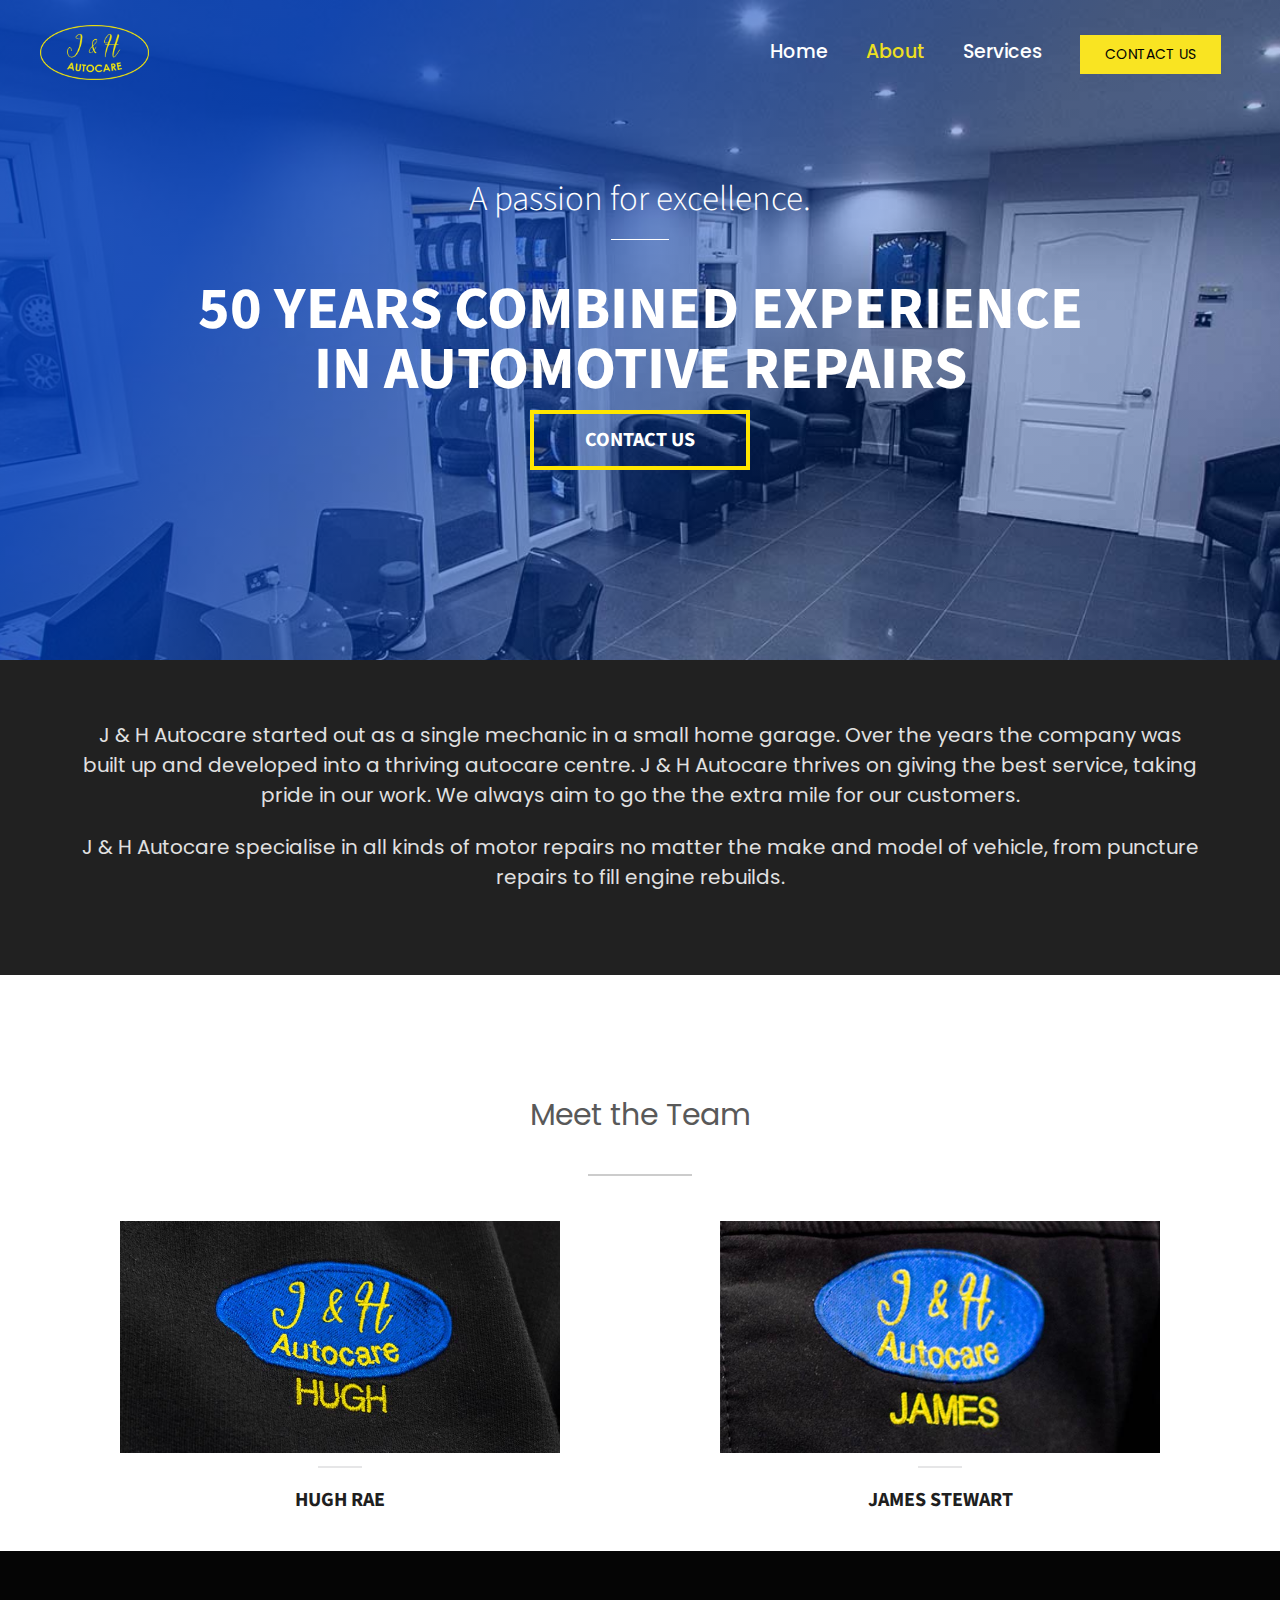
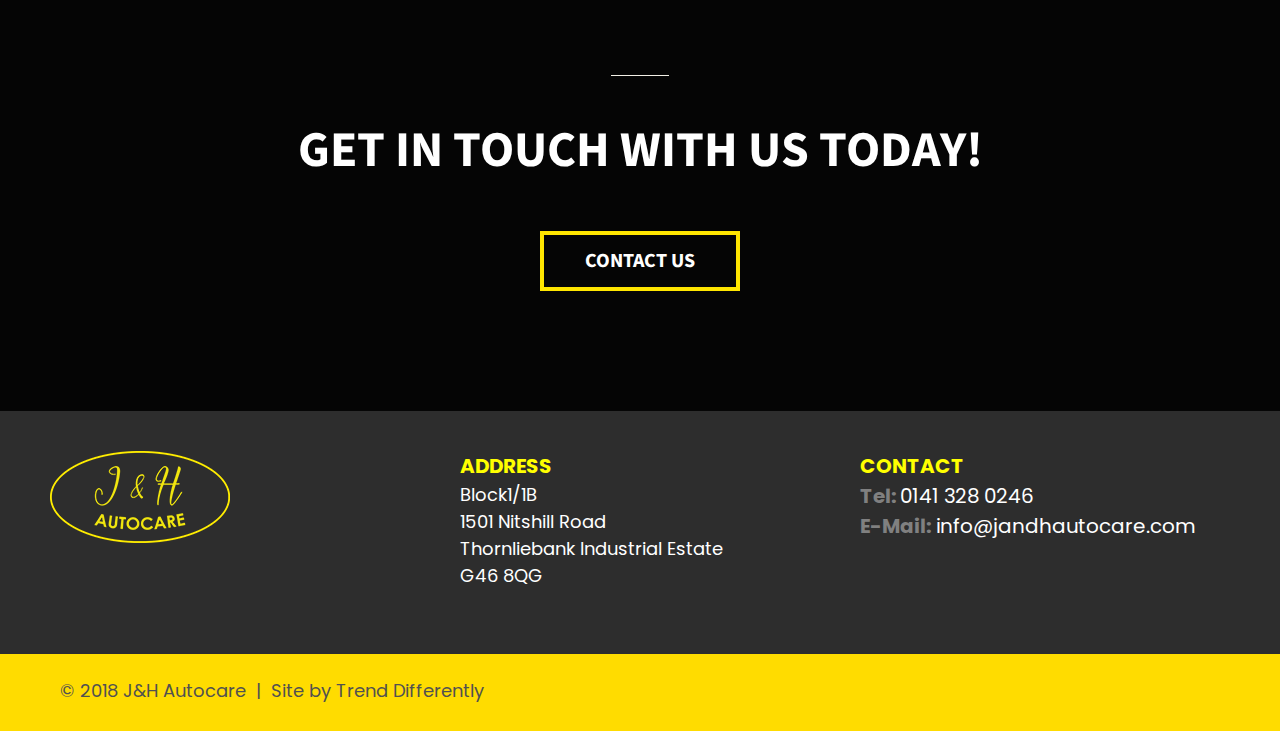
<file: autocare/about/index.html>
﻿<!DOCTYPE html>
<html lang="en-US">

<head>
    <meta charset="UTF-8">
    <meta name="viewport" content="width=device-width, initial-scale=1">

    <title>About - J &amp; H Autocare Site</title>
    
    <style type="text/css">
        img.wp-smiley,
        img.emoji {
            display: inline !important;
            border: none !important;
            box-shadow: none !important;
            height: 1em !important;
            width: 1em !important;
            margin: 0 .07em !important;
            vertical-align: -0.1em !important;
            background: none !important;
            padding: 0 !important;
        }

    </style>
    <link rel='stylesheet' id='astra-theme-css-css' href='../assets/themes/trend/assets/css/minified/style.min.css?ver=1.6.2' type='text/css' media='all'>
    <style id='astra-theme-css-inline-css' type='text/css'>
        html {
            font-size: 87.5%;
        }

        a,
        .page-title {
            color: #afafaf;
        }

        a:hover,
        a:focus {
            color: #ffffff;
        }

        body,
        button,
        input,
        select,
        textarea {
            font-family: 'Poppins', sans-serif;
            font-weight: 400;
            font-size: 14px;
            font-size: 1rem;
            line-height: 1.5;
        }

        blockquote {
            border-color: rgba(175, 175, 175, 0.05);
        }

        .site-title {
            font-size: 35px;
            font-size: 2.5rem;
        }

        header .site-logo-img .custom-logo-link img {
            max-width: 244px;
        }

        .astra-logo-svg {
            width: 244px;
        }

        .ast-archive-description .ast-archive-title {
            font-size: 40px;
            font-size: 2.8571428571429rem;
        }

        .site-header .site-description {
            font-size: 15px;
            font-size: 1.0714285714286rem;
        }

        .entry-title {
            font-size: 40px;
            font-size: 2.8571428571429rem;
        }

        .comment-reply-title {
            font-size: 23px;
            font-size: 1.6428571428571rem;
        }

        .ast-comment-list #cancel-comment-reply-link {
            font-size: 14px;
            font-size: 1rem;
        }

        h1,
        .entry-content h1,
        .entry-content h1 a {
            font-size: 50px;
            font-size: 3.5714285714286rem;
        }

        h2,
        .entry-content h2,
        .entry-content h2 a {
            font-size: 40px;
            font-size: 2.8571428571429rem;
        }

        h3,
        .entry-content h3,
        .entry-content h3 a {
            font-size: 26px;
            font-size: 1.8571428571429rem;
        }

        h4,
        .entry-content h4,
        .entry-content h4 a {
            font-size: 20px;
            font-size: 1.4285714285714rem;
        }

        h5,
        .entry-content h5,
        .entry-content h5 a {
            font-size: 55px;
            font-size: 3.9285714285714rem;
        }

        h6,
        .entry-content h6,
        .entry-content h6 a {
            font-size: 15px;
            font-size: 1.0714285714286rem;
        }

        .ast-single-post .entry-title,
        .page-title {
            font-size: 30px;
            font-size: 2.1428571428571rem;
        }

        #secondary,
        #secondary button,
        #secondary input,
        #secondary select,
        #secondary textarea {
            font-size: 14px;
            font-size: 1rem;
        }

        ::selection {
            background-color: #b7b7b7;
            color: #000000;
        }

        body,
        h1,
        .entry-title a,
        .entry-content h1,
        .entry-content h1 a,
        h2,
        .entry-content h2,
        .entry-content h2 a,
        h3,
        .entry-content h3,
        .entry-content h3 a,
        h4,
        .entry-content h4,
        .entry-content h4 a,
        h5,
        .entry-content h5,
        .entry-content h5 a,
        h6,
        .entry-content h6,
        .entry-content h6 a {
            color: #595959;
        }

        .tagcloud a:hover,
        .tagcloud a:focus,
        .tagcloud a.current-item {
            color: #000000;
            border-color: #afafaf;
            background-color: #afafaf;
        }

        .main-header-menu a,
        .ast-header-custom-item a {
            color: #595959;
        }

        .main-header-menu li:hover>a,
        .main-header-menu li:hover>.ast-menu-toggle,
        .main-header-menu .ast-masthead-custom-menu-items a:hover,
        .main-header-menu li.focus>a,
        .main-header-menu li.focus>.ast-menu-toggle,
        .main-header-menu .current-menu-item>a,
        .main-header-menu .current-menu-ancestor>a,
        .main-header-menu .current_page_item>a,
        .main-header-menu .current-menu-item>.ast-menu-toggle,
        .main-header-menu .current-menu-ancestor>.ast-menu-toggle,
        .main-header-menu .current_page_item>.ast-menu-toggle {
            color: #afafaf;
        }

        input:focus,
        input[type="text"]:focus,
        input[type="email"]:focus,
        input[type="url"]:focus,
        input[type="password"]:focus,
        input[type="reset"]:focus,
        input[type="search"]:focus,
        textarea:focus {
            border-color: #afafaf;
        }

        input[type="radio"]:checked,
        input[type=reset],
        input[type="checkbox"]:checked,
        input[type="checkbox"]:hover:checked,
        input[type="checkbox"]:focus:checked,
        input[type=range]::-webkit-slider-thumb {
            border-color: #afafaf;
            background-color: #afafaf;
            box-shadow: none;
        }

        .site-footer a:hover+.post-count,
        .site-footer a:focus+.post-count {
            background: #afafaf;
            border-color: #afafaf;
        }

        .footer-adv .footer-adv-overlay {
            border-top-style: solid;
            border-top-color: #7a7a7a;
        }

        .footer-adv-overlay {
            background-color: unset;
            background-image: linear-gradient(to right, rgb(0, 0, 0), rgb(0, 0, 0)), url(https://jandhautocare.com/assets/uploads/2018/03/image10.jpg);
            background-repeat: no-repeat;
            background-position: center center;
            background-size: cover;
            background-attachment: scroll;
        }

        .ast-comment-meta {
            line-height: 1.666666667;
            font-size: 11px;
            font-size: 0.78571428571429rem;
        }

        .single .nav-links .nav-previous,
        .single .nav-links .nav-next,
        .single .ast-author-details .author-title,
        .ast-comment-meta {
            color: #afafaf;
        }

        .menu-toggle,
        button,
        .ast-button,
        .button,
        input#submit,
        input[type="button"],
        input[type="submit"],
        input[type="reset"] {
            border-radius: 0;
            padding: 18px 42px;
            color: #020202;
            border-color: #f9e422;
            background-color: #f9e422;
        }

        button:focus,
        .menu-toggle:hover,
        button:hover,
        .ast-button:hover,
        .button:hover,
        input[type=reset]:hover,
        input[type=reset]:focus,
        input#submit:hover,
        input#submit:focus,
        input[type="button"]:hover,
        input[type="button"]:focus,
        input[type="submit"]:hover,
        input[type="submit"]:focus {
            color: #020202;
            border-color: #ffffff;
            background-color: #ffffff;
        }

        .entry-meta,
        .entry-meta * {
            line-height: 1.45;
            color: #afafaf;
        }

        .entry-meta a:hover,
        .entry-meta a:hover *,
        .entry-meta a:focus,
        .entry-meta a:focus * {
            color: #ffffff;
        }

        blockquote,
        blockquote a {
            color: #0e0e0e;
        }

        .ast-404-layout-1 .ast-404-text {
            font-size: 200px;
            font-size: 14.285714285714rem;
        }

        .widget-title {
            font-size: 20px;
            font-size: 1.4285714285714rem;
            color: #595959;
        }

        #cat option,
        .secondary .calendar_wrap thead a,
        .secondary .calendar_wrap thead a:visited {
            color: #afafaf;
        }

        .secondary .calendar_wrap #today,
        .ast-progress-val span {
            background: #afafaf;
        }

        .secondary a:hover+.post-count,
        .secondary a:focus+.post-count {
            background: #afafaf;
            border-color: #afafaf;
        }

        .calendar_wrap #today>a {
            color: #000000;
        }

        .ast-pagination a,
        .page-links .page-link,
        .single .post-navigation a {
            color: #afafaf;
        }

        .ast-pagination a:hover,
        .ast-pagination a:focus,
        .ast-pagination>span:hover:not(.dots),
        .ast-pagination>span.current,
        .page-links>.page-link,
        .page-links .page-link:hover,
        .post-navigation a:hover {
            color: #ffffff;
        }

        .ast-header-break-point .ast-mobile-menu-buttons-minimal.menu-toggle {
            background: transparent;
            color: #f9e422;
        }

        .ast-header-break-point .ast-mobile-menu-buttons-outline.menu-toggle {
            background: transparent;
            border: 1px solid #f9e422;
            color: #f9e422;
        }

        .ast-header-break-point .ast-mobile-menu-buttons-fill.menu-toggle {
            background: #f9e422;
            color: #020202;
        }

        @media (min-width:545px) {

            .ast-page-builder-template .comments-area,
            .single.ast-page-builder-template .entry-header,
            .single.ast-page-builder-template .post-navigation {
                max-width: 1240px;
                margin-left: auto;
                margin-right: auto;
            }
        }

        body,
        .ast-separate-container {
            background-color: #141414;
        }

        @media (max-width:768px) {
            .ast-archive-description .ast-archive-title {
                font-size: 40px;
            }

            .entry-title {
                font-size: 30px;
            }

            h1,
            .entry-content h1,
            .entry-content h1 a {
                font-size: 30px;
            }

            h2,
            .entry-content h2,
            .entry-content h2 a {
                font-size: 25px;
            }

            h3,
            .entry-content h3,
            .entry-content h3 a {
                font-size: 20px;
            }

            .ast-single-post .entry-title,
            .page-title {
                font-size: 30px;
            }

            #masthead .site-logo-img .custom-logo-link img {
                max-width: 91px;
            }

            .astra-logo-svg {
                width: 91px;
            }

            .ast-header-break-point .site-logo-img .custom-mobile-logo-link img {
                max-width: 91px;
            }
        }

        @media (max-width:544px) {
            .ast-archive-description .ast-archive-title {
                font-size: 40px;
            }

            .entry-title {
                font-size: 30px;
            }

            h1,
            .entry-content h1,
            .entry-content h1 a {
                font-size: 30px;
            }

            h2,
            .entry-content h2,
            .entry-content h2 a {
                font-size: 25px;
            }

            h3,
            .entry-content h3,
            .entry-content h3 a {
                font-size: 20px;
            }

            .ast-single-post .entry-title,
            .page-title {
                font-size: 30px;
            }

            .ast-header-break-point .site-branding img,
            .ast-header-break-point #masthead .site-logo-img .custom-logo-link img {
                max-width: 149px;
            }

            .astra-logo-svg {
                width: 149px;
            }

            .ast-header-break-point .site-logo-img .custom-mobile-logo-link img {
                max-width: 149px;
            }
        }

        @media (max-width:768px) {
            html {
                font-size: 79.8%;
            }
        }

        @media (max-width:544px) {
            html {
                font-size: 79.8%;
            }
        }

        @media (min-width:769px) {
            .ast-container {
                max-width: 1240px;
            }
        }

        @font-face {
            font-family: "Astra";
            src: url(../assets/themes/trend/assets/fonts/astra.woff) format("woff"), url(../assets/themes/trend/assets/fonts/astra.ttf) format("truetype"), url(../assets/themes/trend/assets/fonts/astra.svg) format("svg");
            font-weight: normal;
            font-style: normal;
        }

        @media (max-width:921px) {
            .main-header-bar .main-header-bar-navigation {
                display: none;
            }
        }

        .ast-desktop .main-header-menu.submenu-with-border .sub-menu,
        .ast-desktop .main-header-menu.submenu-with-border .children,
        .ast-desktop .main-header-menu.submenu-with-border .astra-full-megamenu-wrapper {
            border-color: #eaeaea;
        }

        .ast-desktop .main-header-menu.submenu-with-border .sub-menu,
        .ast-desktop .main-header-menu.submenu-with-border .children {
            border-top-width: 0px;
            border-right-width: 0px;
            border-left-width: 0px;
            border-bottom-width: 0px;
            border-style: solid;
        }

        .ast-desktop .main-header-menu.submenu-with-border .sub-menu .sub-menu,
        .ast-desktop .main-header-menu.submenu-with-border .children .children {
            top: -0px;
        }

        .ast-desktop .main-header-menu.submenu-with-border .sub-menu a,
        .ast-desktop .main-header-menu.submenu-with-border .children a {
            border-bottom-width: 0px;
            border-style: solid;
            border-color: #eaeaea;
        }

        @media (min-width:769px) {

            .main-header-menu .sub-menu li.ast-left-align-sub-menu:hover>ul,
            .main-header-menu .sub-menu li.ast-left-align-sub-menu.focus>ul {
                margin-left: -0px;
            }
        }

        @media (max-width:920px) {
            .ast-404-layout-1 .ast-404-text {
                font-size: 100px;
                font-size: 7.1428571428571rem;
            }
        }

        .ast-header-break-point .site-header {
            border-bottom-width: 0px;
        }

        @media (min-width:769px) {
            .main-header-bar {
                border-bottom-width: 0px;
            }
        }

        .ast-flex {
            -webkit-align-content: center;
            -ms-flex-line-pack: center;
            align-content: center;
            -webkit-box-align: center;
            -webkit-align-items: center;
            -moz-box-align: center;
            -ms-flex-align: center;
            align-items: center;
        }

        .main-header-bar {
            padding: 1em 0;
        }

        .ast-site-identity {
            padding: 0;
        }

        .ast-theme-transparent-header #masthead .site-logo-img .transparent-custom-logo .astra-logo-svg {
            width: 109px;
        }

        .ast-theme-transparent-header #masthead .site-logo-img .transparent-custom-logo img {
            max-width: 109px;
        }

        @media (max-width:768px) {
            .ast-theme-transparent-header #masthead .site-logo-img .transparent-custom-logo .astra-logo-svg {
                width: 115px;
            }

            .ast-theme-transparent-header #masthead .site-logo-img .transparent-custom-logo img {
                max-width: 115px;
            }
        }

        @media (max-width:543px) {
            .ast-theme-transparent-header #masthead .site-logo-img .transparent-custom-logo .astra-logo-svg {
                width: 94px;
            }

            .ast-theme-transparent-header #masthead .site-logo-img .transparent-custom-logo img {
                max-width: 94px;
            }
        }

        @media (min-width:769px) {
            .ast-theme-transparent-header #masthead {
                position: absolute;
                left: 0;
                right: 0;
            }

            .ast-theme-transparent-header .main-header-bar,
            .ast-theme-transparent-header.ast-header-break-point .main-header-bar {
                background: none;
            }

            body.elementor-editor-active.ast-theme-transparent-header #masthead,
            .fl-builder-edit .ast-theme-transparent-header #masthead,
            body.vc_editor.ast-theme-transparent-header #masthead {
                z-index: 0;
            }

            .ast-header-break-point.ast-replace-site-logo-transparent.ast-theme-transparent-header .ast-mobile-header-logo {
                display: none;
            }

            .ast-header-break-point.ast-replace-site-logo-transparent.ast-theme-transparent-header .transparent-custom-logo .custom-logo {
                display: inline-block;
            }

            .ast-theme-transparent-header .ast-above-header {
                background-image: none;
                background-color: transparent;
            }

            .ast-theme-transparent-header .ast-below-header {
                background-image: none;
                background-color: transparent;
            }
        }

        .ast-theme-transparent-header .main-header-menu,
        .ast-theme-transparent-header .main-header-menu a,
        .ast-theme-transparent-header .ast-masthead-custom-menu-items,
        .ast-theme-transparent-header .ast-masthead-custom-menu-items a,
        .ast-theme-transparent-header .main-header-menu li>.ast-menu-toggle,
        .ast-theme-transparent-header .main-header-menu li>.ast-menu-toggle {
            color: #ffffff;
        }

        .ast-theme-transparent-header .main-header-menu li:hover>a,
        .ast-theme-transparent-header .main-header-menu li:hover>.ast-menu-toggle,
        .ast-theme-transparent-header .main-header-menu .ast-masthead-custom-menu-items a:hover,
        .ast-theme-transparent-header .main-header-menu .focus>a,
        .ast-theme-transparent-header .main-header-menu .focus>.ast-menu-toggle,
        .ast-theme-transparent-header .main-header-menu .current-menu-item>a,
        .ast-theme-transparent-header .main-header-menu .current-menu-ancestor>a,
        .ast-theme-transparent-header .main-header-menu .current_page_item>a,
        .ast-theme-transparent-header .main-header-menu .current-menu-item>.ast-menu-toggle,
        .ast-theme-transparent-header .main-header-menu .current-menu-ancestor>.ast-menu-toggle,
        .ast-theme-transparent-header .main-header-menu .current_page_item>.ast-menu-toggle {
            color: #eddf21;
        }

        @media (max-width:768px) {
            .ast-theme-transparent-header #masthead {
                position: absolute;
                left: 0;
                right: 0;
            }

            .ast-theme-transparent-header .main-header-bar,
            .ast-theme-transparent-header.ast-header-break-point .main-header-bar {
                background: none;
            }

            body.elementor-editor-active.ast-theme-transparent-header #masthead,
            .fl-builder-edit .ast-theme-transparent-header #masthead,
            body.vc_editor.ast-theme-transparent-header #masthead {
                z-index: 0;
            }

            .ast-header-break-point.ast-replace-site-logo-transparent.ast-theme-transparent-header .ast-mobile-header-logo {
                display: none;
            }

            .ast-header-break-point.ast-replace-site-logo-transparent.ast-theme-transparent-header .transparent-custom-logo .custom-logo {
                display: inline-block;
            }

            .ast-theme-transparent-header .ast-above-header {
                background-image: none;
                background-color: transparent;
            }

            .ast-theme-transparent-header .ast-below-header {
                background-image: none;
                background-color: transparent;
            }
        }

        @media (max-width:768px) {

            .ast-theme-transparent-header .main-header-bar,
            .ast-theme-transparent-header.ast-header-break-point .main-header-menu,
            .ast-theme-transparent-header.ast-header-break-point .main-header-bar {
                background-color: rgba(25, 65, 183, 0.98);
            }

            .ast-theme-transparent-header .main-header-bar .ast-search-menu-icon form {
                background-color: rgba(25, 65, 183, 0.98);
            }

            .ast-theme-transparent-header .ast-above-header,
            .ast-theme-transparent-header .ast-below-header {
                background-color: rgba(25, 65, 183, 0.98);
            }
        }

        @media (max-width:544px) {

            .ast-theme-transparent-header .main-header-bar,
            .ast-theme-transparent-header.ast-header-break-point .main-header-menu,
            .ast-theme-transparent-header.ast-header-break-point .main-header-bar {
                background-color: rgba(25, 65, 183, 0.98);
            }

            .ast-theme-transparent-header .main-header-bar .ast-search-menu-icon form {
                background-color: rgba(25, 65, 183, 0.98);
            }

            .ast-theme-transparent-header .ast-above-header,
            .ast-theme-transparent-header .ast-below-header {
                background-color: rgba(25, 65, 183, 0.98);
            }
        }

        .ast-theme-transparent-header .main-header-bar,
        .ast-theme-transparent-header .site-header {
            border-bottom-width: 0;
        }

    </style>
    <link rel='stylesheet' id='astra-google-fonts-css' href='//fonts.googleapis.com/css?family=Poppins%3A400%2C500%2C600%7CHerr+Von+Muellerhoff%3A400&ver=1.6.2' type='text/css' media='all'>
    <link rel='stylesheet' id='wp-block-library-css' href='../includes/css/dist/block-library/style.min.css?ver=5.2.2' type='text/css' media='all'>
    <link rel='stylesheet' id='fl-builder-layout-3063-css' href='../assets/uploads/bb-plugin/cache/3063-layout.css?ver=0f9adfad2f5b92fb091126acbd33d173' type='text/css' media='all'>
    <link rel='stylesheet' id='sow-button-base-css' href='../assets/cores/so-widgets-bundle/widgets/button/css/style.css?ver=1.15.7' type='text/css' media='all'>
    <link rel='stylesheet' id='sow-button-wire-16df535b76a4-css' href='../assets/uploads/siteorigin-widgets/sow-button-wire-16df535b76a4.css?ver=5.2.2' type='text/css' media='all'>
    <link rel='stylesheet' id='sow-social-media-buttons-wire-bb5858157201-css' href='../assets/uploads/siteorigin-widgets/sow-social-media-buttons-wire-bb5858157201.css?ver=5.2.2' type='text/css' media='all'>
    <link rel='stylesheet' id='astra-addon-css-0-css' href='../assets/cores/jquery-addon/addons/blog-pro/assets/css/minified/style.min.css?ver=1.6.7' type='text/css' media='all'>
    <link rel='stylesheet' id='astra-addon-css-1-css' href='../assets/cores/jquery-addon/addons/blog-pro/assets/css/minified/blog-layout-1.min.css?ver=1.6.7' type='text/css' media='all'>
    <link rel='stylesheet' id='astra-addon-css-2-css' href='../assets/cores/jquery-addon/addons/advanced-hooks/assets/css/minified/hooks-sticky-header-footer.min.css?ver=1.6.7' type='text/css' media='all'>
    <link rel='stylesheet' id='astra-addon-css-3-css' href='../assets/cores/jquery-addon/addons/advanced-hooks/assets/css/minified/style.min.css?ver=1.6.7' type='text/css' media='all'>
    <link rel='stylesheet' id='astra-addon-css-4-css' href='../assets/cores/jquery-addon/addons/header-sections/assets/css/minified/style.min.css?ver=1.6.7' type='text/css' media='all'>
    <link rel='stylesheet' id='astra-addon-css-5-css' href='../assets/cores/jquery-addon/addons/site-layouts/assets/css/minified/style.min.css?ver=1.6.7' type='text/css' media='all'>
    <link rel='stylesheet' id='astra-addon-css-6-css' href='../assets/cores/jquery-addon/addons/sticky-header/assets/css/minified/style.min.css?ver=1.6.7' type='text/css' media='all'>
    <link rel='stylesheet' id='astra-addon-css-7-css' href='../assets/cores/jquery-addon/addons/scroll-to-top/assets/css/minified/style.min.css?ver=1.6.7' type='text/css' media='all'>
    <link rel='stylesheet' id='astra-addon-css-8-css' href='../assets/cores/jquery-addon/addons/mobile-header/assets/css/minified/fullscreen-menu-common.min.css?ver=1.6.7' type='text/css' media='all'>
    <link rel='stylesheet' id='astra-addon-css-9-css' href='../assets/cores/jquery-addon/addons/mobile-header/assets/css/minified/primary-menu-fullscreen.min.css?ver=1.6.7' type='text/css' media='all'>
    <link rel='stylesheet' id='astra-addon-css-10-css' href='../assets/cores/jquery-addon/addons/nav-menu/assets/css/minified/mega-menu.min.css?ver=1.6.7' type='text/css' media='all'>
    <link rel='stylesheet' id='astra-addon-css-css' href='../assets/cores/jquery-addon/addons/advanced-search/assets/css/minified/style.min.css?ver=1.6.7' type='text/css' media='all'>
    <style id='astra-addon-css-inline-css' type='text/css'>
        .ast-theme-transparent-header .ast-above-header-navigation li.current-menu-item>a,
        .ast-theme-transparent-header .ast-above-header-navigation li.current-menu-ancestor>a {
            color: #eddf21;
        }

        .ast-theme-transparent-header .ast-above-header-navigation li:hover>a {
            color: #eddf21;
        }

        .ast-theme-transparent-header .ast-above-header-navigation a {
            color: #ffffff;
        }

        @media (max-width:768px) {
            .ast-theme-transparent-header .ast-above-header .ast-search-menu-icon form {
                background-color: rgba(25, 65, 183, 0.98);
            }

            .ast-theme-transparent-header .ast-above-header .slide-search .search-field {
                background-color: rgba(25, 65, 183, 0.98);
            }

            .ast-theme-transparent-header .ast-above-header .slide-search .search-field:focus {
                background-color: rgba(25, 65, 183, 0.98);
            }
        }

        @media (max-width:544px) {
            .ast-theme-transparent-header .ast-above-header .ast-search-menu-icon form {
                background-color: rgba(25, 65, 183, 0.98);
            }

            .ast-theme-transparent-header .ast-above-header .slide-search .search-field {
                background-color: rgba(25, 65, 183, 0.98);
            }

            .ast-theme-transparent-header .ast-above-header .slide-search .search-field:focus {
                background-color: rgba(25, 65, 183, 0.98);
            }
        }

        .ast-theme-transparent-header .ast-below-header-menu,
        .ast-theme-transparent-header .ast-below-header-menu a {
            color: #ffffff;
        }

        .ast-theme-transparent-header .ast-below-header-menu li:hover>a,
        .ast-theme-transparent-header .ast-below-header-menu li:focus>a,
        .ast-theme-transparent-header .ast-below-header-menu li.focus>a {
            color: #eddf21;
        }

        .ast-theme-transparent-header .ast-below-header-menu li.current-menu-ancestor>a,
        .ast-theme-transparent-header .ast-below-header-menu li.current-menu-item>a,
        .ast-theme-transparent-header .ast-below-header-menu li.current-menu-ancestor>.ast-menu-toggle,
        .ast-theme-transparent-header .ast-below-header-menu li.current-menu-item>.ast-menu-toggle,
        .ast-theme-transparent-header .ast-below-header-menu .sub-menu li.current-menu-ancestor:hover>a,
        .ast-theme-transparent-header .ast-below-header-menu .sub-menu li.current-menu-ancestor:focus>a,
        .ast-theme-transparent-header .ast-below-header-menu .sub-menu li.current-menu-ancestor.focus>a,
        .ast-theme-transparent-header .ast-below-header-menu .sub-menu li.current-menu-item:hover>a,
        .ast-theme-transparent-header .ast-below-header-menu .sub-menu li.current-menu-item:focus>a,
        .ast-theme-transparent-header .ast-below-header-menu .sub-menu li.current-menu-item.focus>a,
        .ast-theme-transparent-header .ast-below-header-menu .sub-menu li.current-menu-ancestor:hover>.ast-menu-toggle,
        .ast-theme-transparent-header .ast-below-header-menu .sub-menu li.current-menu-ancestor:focus>.ast-menu-toggle,
        .ast-theme-transparent-header .ast-below-header-menu .sub-menu li.current-menu-ancestor.focus>.ast-menu-toggle,
        .ast-theme-transparent-header .ast-below-header-menu .sub-menu li.current-menu-item:hover>.ast-menu-toggle,
        .ast-theme-transparent-header .ast-below-header-menu .sub-menu li.current-menu-item:focus>.ast-menu-toggle,
        .ast-theme-transparent-header .ast-below-header-menu .sub-menu li.current-menu-item.focus>.ast-menu-toggle {
            color: #eddf21;
        }

        @media (max-width:768px) {
            .ast-theme-transparent-header .ast-below-header .ast-search-menu-icon form {
                background-color: rgba(25, 65, 183, 0.98);
            }

            .ast-theme-transparent-header .ast-below-header .slide-search .search-field {
                background-color: rgba(25, 65, 183, 0.98);
            }

            .ast-theme-transparent-header .ast-below-header .slide-search .search-field:focus {
                background-color: rgba(25, 65, 183, 0.98);
            }
        }

        @media (max-width:544px) {
            .ast-theme-transparent-header .ast-below-header .ast-search-menu-icon form {
                background-color: rgba(25, 65, 183, 0.98);
            }

            .ast-theme-transparent-header .ast-below-header .slide-search .search-field {
                background-color: rgba(25, 65, 183, 0.98);
            }

            .ast-theme-transparent-header .ast-below-header .slide-search .search-field:focus {
                background-color: rgba(25, 65, 183, 0.98);
            }
        }

        .ast-article-post .ast-date-meta .posted-on,
        .ast-article-post .ast-date-meta .posted-on * {
            background: #afafaf;
            color: #000000;
        }

        .ast-article-post .ast-date-meta .posted-on .date-month,
        .ast-article-post .ast-date-meta .posted-on .date-year {
            color: #000000;
        }

        .ast-load-more:hover {
            color: #000000;
            border-color: #afafaf;
            background-color: #afafaf;
        }

        .ast-loader>div {
            background-color: #afafaf;
        }

        .ast-separate-container .blog-layout-1,
        .ast-separate-container .blog-layout-2,
        .ast-separate-container .blog-layout-3 {
            background-color: transparent;
            background-image: none;
        }

        .ast-separate-container .ast-article-post {
            background-color: #020202;
        }

        .ast-separate-container .ast-article-single,
        .ast-separate-container .comment-respond,
        .ast-separate-container .ast-comment-list li,
        .ast-separate-container .ast-woocommerce-container,
        .ast-separate-container .error-404,
        .ast-separate-container .no-results,
        .single.ast-separate-container .ast-author-meta,
        .ast-separate-container .related-posts-title-wrapper,
        .ast-separate-container.ast-two-container #secondary .widget,
        .ast-separate-container .comments-count-wrapper,
        .ast-box-layout.ast-plain-container .site-content,
        .ast-padded-layout.ast-plain-container .site-content {
            background-color: #020202;
        }

        .main-header-menu .current-menu-item>a,
        .main-header-menu .current-menu-ancestor>a,
        .main-header-menu .current_page_item>a {
            color: #ffe900;
        }

        .main-header-menu a:hover,
        .ast-header-custom-item a:hover,
        .main-header-menu li:hover>a,
        .main-header-menu li.focus>a {
            color: #f9e000;
        }

        .main-header-menu .ast-masthead-custom-menu-items a:hover,
        .main-header-menu li:hover>.ast-menu-toggle,
        .main-header-menu li.focus>.ast-menu-toggle {
            color: #f9e000;
        }

        .main-header-menu,
        .main-header-menu a,
        .ast-header-custom-item,
        .ast-header-custom-item a,
        .ast-masthead-custom-menu-items,
        .ast-masthead-custom-menu-items a {
            color: #ffffff;
        }

        @media (max-width:768px) {
            .main-header-bar {
                background-color: rgba(25, 65, 183, 0.97);
            }
        }

        @media (max-width:544px) {
            .main-header-bar {
                background-color: rgba(25, 65, 183, 0.97);
            }
        }

        @media (max-width:768px) {
            .ast-header-break-point .main-header-menu {
                background-color: rgba(25, 65, 183, 0.97);
            }
        }

        @media (max-width:544px) {
            .ast-header-break-point .main-header-menu {
                background-color: rgba(25, 65, 183, 0.97);
            }
        }

        .footer-adv .widget-title,
        .footer-adv .widget-title a.rsswidget,
        .ast-no-widget-row .widget-title {
            font-family: 'Poppins', sans-serif;
            text-transform: inherit;
        }

        .footer-adv .widget>*:not(.widget-title) {
            font-family: 'Poppins', sans-serif;
        }

        .footer-adv-overlay {
            padding-top: 50px;
            padding-bottom: 50px;
        }

        @media (min-width:769px) {
            .ast-container {
                max-width: 1240px;
            }
        }

        @media (min-width:993px) {
            .ast-container {
                max-width: 1240px;
            }
        }

        @media (min-width:1201px) {
            .ast-container {
                max-width: 1240px;
            }
        }

        .ast-default-menu-enable.ast-main-header-nav-open.ast-header-break-point .main-header-bar,
        .ast-main-header-nav-open .main-header-bar {
            padding-bottom: 0;
        }

        .ast-fullscreen-menu-enable.ast-header-break-point .main-header-bar .main-header-bar-navigation .main-header-menu>.page_item_has_children>.ast-menu-toggle,
        .ast-fullscreen-menu-enable.ast-header-break-point .main-header-bar .main-header-bar-navigation .main-header-menu>.menu-item-has-children>.ast-menu-toggle {
            right: 0;
        }

        .ast-fullscreen-menu-enable.ast-header-break-point .main-header-bar .main-header-bar-navigation ul.sub-menu .menu-item-has-children>.ast-menu-toggle,
        .ast-fullscreen-menu-enable.ast-header-break-point .main-header-bar .main-header-bar-navigation ul.children .page_item_has_children>.ast-menu-toggle {
            right: 0;
        }

        .ast-fullscreen-menu-enable.ast-header-break-point .ast-above-header-menu ul.sub-menu li.menu-item-has-children>a,
        .ast-default-menu-enable.ast-header-break-point .ast-above-header-menu ul.sub-menu li.menu-item-has-children>a,
        .ast-flyout-menu-enable.ast-header-break-point .ast-above-header-menu ul.sub-menu li.menu-item-has-children>a {
            padding-right: 0;
        }

        .ast-fullscreen-menu-enable.ast-header-break-point .ast-below-header-menu ul.sub-menu li.menu-item-has-children>a,
        .ast-default-menu-enable.ast-header-break-point .ast-below-header-menu ul.sub-menu li.menu-item-has-children>a,
        .ast-flyout-menu-enable.ast-header-break-point .ast-below-header-menu ul.sub-menu li.menu-item-has-children>a {
            padding-right: 0;
        }

        .ast-fullscreen-below-menu-enable.ast-header-break-point .ast-below-header-enabled .ast-below-header-navigation ul.ast-below-header-menu li.menu-item-has-children>a,
        .ast-default-below-menu-enable.ast-header-break-point .ast-below-header-enabled .ast-below-header-navigation ul.ast-below-header-menu li.menu-item-has-children>a,
        .ast-flyout-below-menu-enable.ast-header-break-point .ast-below-header-enabled .ast-below-header-navigation ul.ast-below-header-menu li.menu-item-has-children>a {
            padding-right: 0;
        }

        .ast-fullscreen-below-menu-enable.ast-header-break-point .ast-below-header-navigation .menu-item-has-children>.ast-menu-toggle,
        .ast-fullscreen-below-menu-enable.ast-header-break-point .ast-below-header-menu-items .menu-item-has-children>.ast-menu-toggle {
            right: 0;
        }

        .ast-fullscreen-below-menu-enable .ast-below-header-enabled .ast-below-header-navigation ul.ast-below-header-menu li.menu-item-has-children ul.sub-menu .ast-menu-toggle {
            right: 0;
        }

        .ast-fullscreen-above-menu-enable.ast-header-break-point .ast-above-header-enabled .ast-above-header-navigation ul.ast-above-header-menu li.menu-item-has-children>a,
        .ast-default-above-menu-enable.ast-header-break-point .ast-above-header-enabled .ast-above-header-navigation ul.ast-above-header-menu li.menu-item-has-children>a,
        .ast-flyout-above-menu-enable.ast-header-break-point .ast-above-header-enabled .ast-above-header-navigation ul.ast-above-header-menu li.menu-item-has-children>a {
            padding-right: 0;
        }

        .ast-fullscreen-above-menu-enable.ast-header-break-point .ast-above-header-navigation .menu-item-has-children>.ast-menu-toggle,
        .ast-fullscreen-above-menu-enable.ast-header-break-point .ast-above-header-menu-items .menu-item-has-children>.ast-menu-toggle {
            right: 0;
        }

        .ast-fullscreen-above-menu-enable .ast-above-header-enabled .ast-above-header-navigation ul.ast-above-header-menu li.menu-item-has-children ul.sub-menu .ast-menu-toggle {
            right: 0;
        }

        .ast-no-sidebar.ast-separate-container .entry-content .alignfull {
            margin-right: -;
            margin-left: -;
        }

        @media (max-width:768px) {

            .main-header-bar,
            .ast-header-break-point .main-header-bar,
            .ast-header-break-point .header-main-layout-2 .main-header-bar {
                padding-top: 1.5em;
                padding-bottom: 1.5em;
            }

            .ast-default-menu-enable.ast-main-header-nav-open.ast-header-break-point .main-header-bar,
            .ast-main-header-nav-open .main-header-bar {
                padding-bottom: 0;
            }

            .main-navigation ul li a,
            .ast-header-break-point .main-navigation ul li a,
            .ast-header-break-point li.ast-masthead-custom-menu-items,
            li.ast-masthead-custom-menu-items {
                padding-top: 0px;
                padding-right: 20px;
                padding-bottom: 0px;
                padding-left: 20px;
            }

            .ast-header-break-point .main-header-bar .main-header-bar-navigation .page_item_has_children>.ast-menu-toggle,
            .ast-header-break-point .main-header-bar .main-header-bar-navigation .menu-item-has-children>.ast-menu-toggle {
                top: 0px;
                right: calc(20px - 0.907em);
            }

            .ast-fullscreen-menu-enable.ast-header-break-point .main-header-bar .main-header-bar-navigation .main-header-menu>.page_item_has_children>.ast-menu-toggle,
            .ast-fullscreen-menu-enable.ast-header-break-point .main-header-bar .main-header-bar-navigation .main-header-menu>.menu-item-has-children>.ast-menu-toggle {
                right: 0;
            }

            .ast-flyout-menu-enable.ast-header-break-point .main-header-bar .main-header-bar-navigation .main-header-menu>.page_item_has_children>.ast-menu-toggle,
            .ast-flyout-menu-enable.ast-header-break-point .main-header-bar .main-header-bar-navigation .main-header-menu>.menu-item-has-children>.ast-menu-toggle {
                right: calc(20px - 0.907em);
            }

            .ast-flyout-menu-enable.ast-header-break-point .main-header-bar .main-header-bar-navigation .page_item_has_children>.ast-menu-toggle,
            .ast-flyout-menu-enable.ast-header-break-point .main-header-bar .main-header-bar-navigation .menu-item-has-children>.ast-menu-toggle {
                top: 0px;
            }

            .ast-desktop .main-navigation .ast-mm-template-content,
            .ast-desktop .main-navigation .ast-mm-custom-text-content,
            .main-navigation ul.sub-menu li a,
            .main-navigation ul.children li a,
            .ast-header-break-point .main-navigation ul.sub-menu li a,
            .ast-header-break-point .main-navigation ul.children li a {
                padding-top: 0px;
                padding-right: 0;
                padding-bottom: 0px;
                padding-left: 30px;
            }

            .ast-header-break-point .main-navigation ul.children li li a,
            .ast-header-break-point .main-navigation ul.sub-menu li li a {
                padding-left: calc(30px + 10px);
            }

            .ast-header-break-point .main-navigation ul.children li li li a,
            .ast-header-break-point .main-navigation ul.sub-menu li li li a {
                padding-left: calc(30px + 20px);
            }

            .ast-header-break-point .main-navigation ul.children li li li li a,
            .ast-header-break-point .main-navigation ul.sub-menu li li li li a {
                padding-left: calc(30px + 30px);
            }

            .ast-header-break-point .main-navigation ul.children li li li li li a,
            .ast-header-break-point .main-navigation ul.sub-menu li li li li li a {
                padding-left: calc(30px + 40px);
            }

            .ast-header-break-point .main-header-bar .main-header-bar-navigation ul.sub-menu .menu-item-has-children>.ast-menu-toggle,
            .ast-header-break-point .main-header-bar .main-header-bar-navigation ul.children .page_item_has_children>.ast-menu-toggle {
                top: 0px;
                right: calc(20px - 0.907em);
            }

            .ast-fullscreen-menu-enable.ast-header-break-point .main-header-bar .main-header-bar-navigation ul.sub-menu .menu-item-has-children>.ast-menu-toggle {
                margin-right: 20px;
                right: 0;
            }

            .ast-flyout-menu-enable.ast-header-break-point .main-header-bar .main-header-bar-navigation ul.sub-menu .menu-item-has-children>.ast-menu-toggle,
            .ast-flyout-menu-enable.ast-header-break-point .main-header-bar .main-header-bar-navigation ul.children .page_item_has_children>.ast-menu-toggle {
                right: calc(20px - 0.907em);
            }

            .ast-flyout-menu-enable.ast-header-break-point .main-header-bar .main-header-bar-navigation .page_item_has_children .children .ast-menu-toggle,
            .ast-flyout-menu-enable.ast-header-break-point .main-header-bar .main-header-bar-navigation .menu-item-has-children .sub-menu .ast-menu-toggle {
                top: 0px;
            }

            .ast-fullscreen-menu-enable.ast-header-break-point .main-navigation ul.sub-menu li.menu-item-has-children>a,
            .ast-fullscreen-menu-enable.ast-header-break-point .main-navigation ul.sub-menu li.page_item_has_children>a,
            .ast-default-menu-enable.ast-header-break-point .main-navigation ul.sub-menu li.menu-item-has-children>a,
            .ast-default-menu-enable.ast-header-break-point .main-navigation ul.sub-menu li.page_item_has_children>a,
            .ast-flyout-menu-enable.ast-header-break-point .main-navigation ul.sub-menu li.menu-item-has-children>a,
            .ast-flyout-menu-enable.ast-header-break-point .main-navigation ul.sub-menu li.page_item_has_children>a {
                padding-top: 0px;
                padding-bottom: 0px;
                padding-left: 30px;
            }

            .ast-fullscreen-menu-enable.ast-header-break-point .ast-above-header-menu ul.sub-menu li.menu-item-has-children>a,
            .ast-default-menu-enable.ast-header-break-point .ast-above-header-menu ul.sub-menu li.menu-item-has-children>a,
            .ast-flyout-menu-enable.ast-header-break-point .ast-above-header-menu ul.sub-menu li.menu-item-has-children>a {
                padding-right: 0;
                padding-top: 0px;
                padding-bottom: 0px;
                padding-left: 30px;
            }

            .ast-fullscreen-menu-enable.ast-header-break-point .ast-below-header-menu ul.sub-menu li.menu-item-has-children>a,
            .ast-default-menu-enable.ast-header-break-point .ast-below-header-menu ul.sub-menu li.menu-item-has-children>a,
            .ast-flyout-menu-enable.ast-header-break-point .ast-below-header-menu ul.sub-menu li.menu-item-has-children>a {
                padding-right: 0;
                padding-top: 0px;
                padding-bottom: 0px;
                padding-left: 30px;
            }

            .ast-fullscreen-menu-enable.ast-header-break-point .ast-below-header-menu ul a,
            .ast-fullscreen-menu-enable.ast-header-break-point .ast-header-break-point .ast-below-header-actual-nav ul.sub-menu li a,
            .ast-fullscreen-menu-enable.ast-header-break-point .ast-below-header-navigation ul.sub-menu li a,
            .ast-fullscreen-menu-enable.ast-header-break-point .ast-below-header-menu-items ul.sub-menu li a,
            .ast-fullscreen-menu-enable.ast-header-break-point .main-navigation ul.sub-menu li a {
                padding-top: 0px;
                padding-bottom: 0px;
                padding-left: 30px;
            }

            .ast-below-header,
            .ast-header-break-point .ast-below-header {
                padding-top: 1em;
                padding-bottom: 1em;
            }

            .ast-below-header-menu a,
            .below-header-nav-padding-support .below-header-section-1 .below-header-menu>li>a,
            .below-header-nav-padding-support .below-header-section-2 .below-header-menu>li>a,
            .ast-header-break-point .ast-below-header-actual-nav>ul>li>a {
                padding-top: 0px;
                padding-right: 20px;
                padding-bottom: 0px;
                padding-left: 20px;
            }

            .ast-desktop .ast-below-header-menu .ast-mm-template-content,
            .ast-desktop .ast-below-header-menu .ast-mm-custom-text-content,
            .ast-below-header-menu ul a,
            .ast-header-break-point .ast-below-header-actual-nav ul.sub-menu li a {
                padding-top: 0px;
                padding-right: 20px;
                padding-bottom: 0px;
                padding-left: 20px;
            }

            .ast-header-break-point .ast-below-header-actual-nav ul.sub-menu li li a,
            .ast-header-break-point .ast-below-header-menu-items ul.sub-menu li li a {
                padding-left: calc(20px + 10px);
            }

            .ast-header-break-point .ast-below-header-actual-nav ul.sub-menu li li li a,
            .ast-header-break-point .ast-below-header-menu-items ul.sub-menu li li li a {
                padding-left: calc(20px + 20px);
            }

            .ast-header-break-point .ast-below-header-actual-nav ul.sub-menu li li li li a,
            .ast-header-break-point .ast-below-header-menu-items ul.sub-menu li li li li a {
                padding-left: calc(20px + 30px);
            }

            .ast-header-break-point .ast-below-header-actual-nav ul.sub-menu li li li li li a,
            .ast-header-break-point .ast-below-header-menu-items ul.sub-menu li li li li li a {
                padding-left: calc(20px + 40px);
            }

            .ast-default-below-menu-enable.ast-header-break-point .ast-below-header-navigation .menu-item-has-children>.ast-menu-toggle,
            .ast-default-below-menu-enable.ast-header-break-point .ast-below-header-menu-items .menu-item-has-children>.ast-menu-toggle,
            .ast-flyout-below-menu-enable.ast-header-break-point .ast-below-header-navigation .menu-item-has-children>.ast-menu-toggle,
            .ast-flyout-below-menu-enable.ast-header-break-point .ast-below-header-menu-items .menu-item-has-children>.ast-menu-toggle {
                top: 0px;
                right: calc(20px - 0.907em);
            }

            .ast-default-below-menu-enable .ast-below-header-enabled .ast-below-header-navigation ul.ast-below-header-menu li.menu-item-has-children ul.sub-menu .ast-menu-toggle,
            .ast-flyout-below-menu-enable .ast-below-header-enabled .ast-below-header-navigation ul.ast-below-header-menu li.menu-item-has-children ul.sub-menu .ast-menu-toggle {
                top: 0px;
                right: calc(20px - 0.907em);
            }

            .ast-fullscreen-below-menu-enable.ast-header-break-point .ast-below-header-navigation .menu-item-has-children>.ast-menu-toggle,
            .ast-fullscreen-below-menu-enable.ast-header-break-point .ast-below-header-menu-items .menu-item-has-children>.ast-menu-toggle {
                right: 0;
            }

            .ast-fullscreen-below-menu-enable .ast-below-header-enabled .ast-below-header-navigation ul.ast-below-header-menu li.menu-item-has-children ul.sub-menu .ast-menu-toggle {
                right: 0;
            }

            .ast-above-header {
                padding-top: 0px;
                padding-bottom: 0px;
            }

            .ast-above-header-enabled .ast-above-header-navigation .ast-above-header-menu>li>a,
            .ast-header-break-point .ast-above-header-enabled .ast-above-header-menu>li:first-child>a,
            .ast-header-break-point .ast-above-header-enabled .ast-above-header-menu>li:last-child>a {
                padding-top: 0px;
                padding-right: 20px;
                padding-bottom: 0px;
                padding-left: 20px;
            }

            .ast-header-break-point .ast-above-header-navigation>ul>.menu-item-has-children>.ast-menu-toggle {
                top: 0px;
            }

            .ast-desktop .ast-above-header-navigation .ast-mm-custom-text-content,
            .ast-desktop .ast-above-header-navigation .ast-mm-template-content,
            .ast-above-header-enabled .ast-above-header-navigation .ast-above-header-menu li ul a,
            .ast-header-break-point .ast-above-header-enabled .ast-above-header-menu li ul.sub-menu a,
            .ast-above-header-enabled .ast-above-header-menu>li:first-child .sub-menu li a {
                padding-top: 0px;
                padding-right: 20px;
                padding-bottom: 0px;
                padding-left: 20px;
            }

            .ast-header-break-point .ast-above-header-enabled .ast-above-header-menu li ul.sub-menu li a {
                padding-left: calc(20px + 10px);
            }

            .ast-header-break-point .ast-above-header-enabled .ast-above-header-menu li ul.sub-menu li li a {
                padding-left: calc(20px + 20px);
            }

            .ast-header-break-point .ast-above-header-enabled .ast-above-header-menu li ul.sub-menu li li li a {
                padding-left: calc(20px + 30px);
            }

            .ast-header-break-point .ast-above-header-enabled .ast-above-header-menu li ul.sub-menu li li li li a {
                padding-left: calc(20px + 40px);
            }

            .ast-default-above-menu-enable.ast-header-break-point .ast-above-header-navigation .menu-item-has-children>.ast-menu-toggle,
            .ast-default-above-menu-enable.ast-header-break-point .ast-above-header-menu-items .menu-item-has-children>.ast-menu-toggle,
            .ast-flyout-above-menu-enable.ast-header-break-point .ast-above-header-navigation .menu-item-has-children>.ast-menu-toggle,
            .ast-flyout-above-menu-enable.ast-header-break-point .ast-above-header-menu-items .menu-item-has-children>.ast-menu-toggle {
                top: 0px;
                right: calc(20px - 0.907em);
            }

            .ast-default-above-menu-enable .ast-above-header-enabled .ast-above-header-navigation ul.ast-above-header-menu li.menu-item-has-children ul.sub-menu .ast-menu-toggle,
            .ast-flyout-above-menu-enable .ast-above-header-enabled .ast-above-header-navigation ul.ast-above-header-menu li.menu-item-has-children ul.sub-menu .ast-menu-toggle {
                top: 0px;
                right: calc(20px - 0.907em);
            }

            .ast-fullscreen-above-menu-enable.ast-header-break-point .ast-above-header-navigation .menu-item-has-children>.ast-menu-toggle,
            .ast-fullscreen-above-menu-enable.ast-header-break-point .ast-above-header-menu-items .menu-item-has-children>.ast-menu-toggle {
                right: 0;
            }

            .ast-fullscreen-above-menu-enable .ast-above-header-enabled .ast-above-header-navigation ul.ast-above-header-menu li.menu-item-has-children ul.sub-menu .ast-menu-toggle {
                margin-right: 20px;
                right: 0;
            }

            .ast-separate-container .ast-article-post,
            .ast-separate-container .ast-article-single,
            .ast-separate-container .ast-comment-list li.depth-1,
            .ast-separate-container .comment-respond,
            .single.ast-separate-container .ast-author-details,
            .ast-separate-container .ast-related-posts-wrap,
            .ast-separate-container .ast-woocommerce-container {
                padding-top: 1.5em;
                padding-bottom: 1.5em;
            }

            .ast-separate-container .ast-article-post,
            .ast-separate-container .ast-article-single,
            .ast-separate-container .comments-count-wrapper,
            .ast-separate-container .ast-comment-list li.depth-1,
            .ast-separate-container .comment-respond,
            .ast-separate-container .related-posts-title-wrapper,
            .ast-separate-container .related-posts-title-wrapper,
            .single.ast-separate-container .ast-author-details,
            .single.ast-separate-container .about-author-title-wrapper,
            .ast-separate-container .ast-related-posts-wrap,
            .ast-separate-container .ast-woocommerce-container {
                padding-right: 2.14em;
                padding-left: 2.14em;
            }

            .ast-separate-container.ast-right-sidebar #primary,
            .ast-separate-container.ast-left-sidebar #primary,
            .ast-separate-container #primary,
            .ast-plain-container #primary {
                margin-top: 1.5em;
                margin-bottom: 1.5em;
            }

            .ast-left-sidebar #primary,
            .ast-right-sidebar #primary,
            .ast-separate-container.ast-right-sidebar #primary,
            .ast-separate-container.ast-left-sidebar #primary,
            .ast-separate-container #primary {
                padding-left: 0em;
                padding-right: 0em;
            }

            .ast-footer-overlay {
                padding-top: 2em;
                padding-bottom: 2em;
            }

            .ast-small-footer .nav-menu a,
            .footer-sml-layout-2 .ast-small-footer-section-1 .menu-item a,
            .footer-sml-layout-2 .ast-small-footer-section-2 .menu-item a {
                padding-top: 0em;
                padding-right: .5em;
                padding-bottom: 0em;
                padding-left: .5em;
            }
        }

        @media (max-width:544px) {

            .main-header-bar,
            .ast-header-break-point .main-header-bar,
            .ast-header-break-point .header-main-layout-2 .main-header-bar,
            .ast-header-break-point .ast-mobile-header-stack .main-header-bar {
                padding-top: 1em;
                padding-bottom: 1em;
            }

            .ast-default-menu-enable.ast-main-header-nav-open.ast-header-break-point .main-header-bar,
            .ast-main-header-nav-open .main-header-bar {
                padding-bottom: 0;
            }

            .ast-fullscreen-menu-enable.ast-header-break-point .main-header-bar .main-header-bar-navigation .main-header-menu>.page_item_has_children>.ast-menu-toggle,
            .ast-fullscreen-menu-enable.ast-header-break-point .main-header-bar .main-header-bar-navigation .main-header-menu>.menu-item-has-children>.ast-menu-toggle {
                right: 0;
            }

            .ast-desktop .main-navigation .ast-mm-template-content,
            .ast-desktop .main-navigation .ast-mm-custom-text-content,
            .main-navigation ul.sub-menu li a,
            .main-navigation ul.children li a,
            .ast-header-break-point .main-navigation ul.sub-menu li a,
            .ast-header-break-point .main-navigation ul.children li a {
                padding-right: 0;
            }

            .ast-fullscreen-menu-enable.ast-header-break-point .main-header-bar .main-header-bar-navigation ul.sub-menu .menu-item-has-children>.ast-menu-toggle {
                right: 0;
            }

            .ast-fullscreen-menu-enable.ast-header-break-point .ast-above-header-menu ul.sub-menu li.menu-item-has-children>a,
            .ast-default-menu-enable.ast-header-break-point .ast-above-header-menu ul.sub-menu li.menu-item-has-children>a,
            .ast-flyout-menu-enable.ast-header-break-point .ast-above-header-menu ul.sub-menu li.menu-item-has-children>a {
                padding-right: 0;
            }

            .ast-fullscreen-menu-enable.ast-header-break-point .ast-below-header-menu ul.sub-menu li.menu-item-has-children>a,
            .ast-default-menu-enable.ast-header-break-point .ast-below-header-menu ul.sub-menu li.menu-item-has-children>a,
            .ast-flyout-menu-enable.ast-header-break-point .ast-below-header-menu ul.sub-menu li.menu-item-has-children>a {
                padding-right: 0;
            }

            .ast-fullscreen-below-menu-enable.ast-header-break-point .ast-below-header-navigation .menu-item-has-children>.ast-menu-toggle,
            .ast-fullscreen-below-menu-enable.ast-header-break-point .ast-below-header-menu-items .menu-item-has-children>.ast-menu-toggle {
                right: 0;
            }

            .ast-fullscreen-below-menu-enable .ast-below-header-enabled .ast-below-header-navigation ul.ast-below-header-menu li.menu-item-has-children ul.sub-menu .ast-menu-toggle {
                right: 0;
            }

            .ast-above-header {
                padding-top: 0.5em;
            }

            .ast-fullscreen-above-menu-enable.ast-header-break-point .ast-above-header-enabled .ast-above-header-navigation ul.ast-above-header-menu li.menu-item-has-children>a,
            .ast-default-above-menu-enable.ast-header-break-point .ast-above-header-enabled .ast-above-header-navigation ul.ast-above-header-menu li.menu-item-has-children>a,
            .ast-flyout-above-menu-enable.ast-header-break-point .ast-above-header-enabled .ast-above-header-navigation ul.ast-above-header-menu li.menu-item-has-children>a {
                padding-right: 0;
            }

            .ast-fullscreen-above-menu-enable.ast-header-break-point .ast-above-header-navigation .menu-item-has-children>.ast-menu-toggle,
            .ast-fullscreen-above-menu-enable.ast-header-break-point .ast-above-header-menu-items .menu-item-has-children>.ast-menu-toggle {
                right: 0;
            }

            .ast-fullscreen-above-menu-enable .ast-above-header-enabled .ast-above-header-navigation ul.ast-above-header-menu li.menu-item-has-children ul.sub-menu .ast-menu-toggle {
                right: 0;
            }

            .ast-separate-container .ast-article-post,
            .ast-separate-container .ast-article-single,
            .ast-separate-container .ast-comment-list li.depth-1,
            .ast-separate-container .comment-respond,
            .single.ast-separate-container .ast-author-details,
            .ast-separate-container .ast-related-posts-wrap,
            .ast-separate-container .ast-woocommerce-container {
                padding-top: 1.5em;
                padding-bottom: 1.5em;
            }

            .ast-separate-container .ast-article-post,
            .ast-separate-container .ast-article-single,
            .ast-separate-container .comments-count-wrapper,
            .ast-separate-container .ast-comment-list li.depth-1,
            .ast-separate-container .comment-respond,
            .ast-separate-container .related-posts-title-wrapper,
            .ast-separate-container .related-posts-title-wrapper,
            .single.ast-separate-container .ast-author-details,
            .single.ast-separate-container .about-author-title-wrapper,
            .ast-separate-container .ast-related-posts-wrap,
            .ast-separate-container .ast-woocommerce-container {
                padding-right: 1em;
                padding-left: 1em;
            }
        }

        @media (max-width:544px) {

            .ast-header-break-point .header-main-layout-2 .site-branding,
            .ast-header-break-point .ast-mobile-header-stack .ast-mobile-menu-buttons {
                padding-bottom: 0;
            }
        }

        @media (max-width:768px) {

            .ast-separate-container.ast-two-container #secondary .widget,
            .ast-separate-container #secondary .widget {
                margin-bottom: 1.5em;
            }
        }

        @media (max-width:768px) {
            .ast-separate-container #primary {
                padding-top: 0;
            }
        }

        @media (max-width:768px) {
            .ast-separate-container #primary {
                padding-bottom: 0;
            }
        }

        .site-header .ast-sticky-shrunk .ast-site-identity,
        .ast-sticky-shrunk .main-header-menu>li>a,
        .ast-sticky-shrunk li.ast-masthead-custom-menu-items {
            padding-top: 0;
            padding-bottom: 0;
        }

        .ast-header-break-point .ast-sticky-shrunk .main-navigation ul.sub-menu li a,
        .ast-header-break-point .ast-sticky-shrunk .main-navigation ul.children li a {
            padding-top: 0;
            padding-bottom: 0;
        }

        .ast-sticky-shrunk .main-header-menu ul a {
            padding-top: 0.9em;
            padding-bottom: 0.9em;
        }

        .ast-above-header>div,
        .main-header-bar>div,
        .ast-below-header>div {
            -webkit-transition: all 0.2s linear;
            transition: all 0.2s linear;
        }

        .ast-above-header,
        .main-header-bar,
        .ast-below-header {
            max-width: 100%;
        }

        #ast-scroll-top {
            color: #ffffff;
            background-color: rgba(5, 78, 135, 0.8);
            font-size: 15px;
            font-size: 1.0714285714286rem;
        }

        #ast-scroll-top:hover {
            background-color: rgba(3, 109, 170, 0.8);
        }

        .site-title,
        .site-title a {
            font-family: 'Poppins', sans-serif;
            text-transform: inherit;
        }

        .main-navigation {
            font-size: 19px;
            font-size: 1.3571428571429rem;
            font-weight: 500;
            font-family: 'Poppins', sans-serif;
        }

        .secondary .widget-title {
            font-family: 'Poppins', sans-serif;
            text-transform: inherit;
        }

        .secondary .widget>*:not(.widget-title) {
            font-family: 'Poppins', sans-serif;
        }

        .ast-single-post .entry-title,
        .page-title {
            font-family: 'Poppins', sans-serif;
            text-transform: inherit;
        }

        .ast-archive-description .ast-archive-title {
            font-family: 'Poppins', sans-serif;
            text-transform: inherit;
        }

        .blog .entry-title,
        .blog .entry-title a,
        .archive .entry-title,
        .archive .entry-title a,
        .search .entry-title,
        .search .entry-title a {
            font-family: 'Poppins', sans-serif;
            text-transform: inherit;
        }

        h1,
        .entry-content h1,
        .entry-content h1 a {
            font-weight: 400;
            font-family: 'Poppins', sans-serif;
            text-transform: inherit;
        }

        h2,
        .entry-content h2,
        .entry-content h2 a {
            font-weight: 400;
            font-family: 'Poppins', sans-serif;
            text-transform: inherit;
        }

        h3,
        .entry-content h3,
        .entry-content h3 a {
            font-weight: 600;
            font-family: 'Poppins', sans-serif;
            text-transform: inherit;
        }

        h4,
        .entry-content h4,
        .entry-content h4 a {
            font-weight: 500;
            font-family: 'Poppins', sans-serif;
            text-transform: inherit;
        }

        h5,
        .entry-content h5,
        .entry-content h5 a {
            font-weight: 400;
            font-family: 'Herr Von Muellerhoff', handwriting;
            text-transform: inherit;
        }

        h6,
        .entry-content h6,
        .entry-content h6 a {
            text-transform: inherit;
        }

        @media (max-width:768px) {
            .main-navigation {
                font-size: 34px;
                font-size: 2.4285714285714rem;
            }
        }

        @media (max-width:544px) {
            .main-navigation {
                font-size: 24px;
                font-size: 1.7142857142857rem;
            }
        }

        .ast-header-sections-navigation,
        .ast-above-header-menu-items,
        .ast-below-header-menu-items {
            font-size: 19px;
            font-size: 1.3571428571429rem;
            font-weight: 500;
            font-family: 'Poppins', sans-serif;
        }

        @media (max-width:768px) {

            .ast-header-sections-navigation,
            .ast-above-header-menu-items,
            .ast-below-header-menu-items {
                font-size: 34px;
                font-size: 2.4285714285714rem;
            }
        }

        @media (max-width:543px) {

            .ast-header-sections-navigation,
            .ast-above-header-menu-items,
            .ast-below-header-menu-items {
                font-size: 24px;
                font-size: 1.7142857142857rem;
            }
        }

        .ast-header-break-point .main-header-menu,
        .ast-header-break-point .main-header-menu a,
        .ast-header-break-point .main-header-menu li.focus>.ast-menu-toggle,
        .ast-header-break-point .main-header-menu .current-menu-item>.ast-menu-toggle,
        .ast-header-break-point .main-header-menu .current-menu-ancestor>.ast-menu-toggle,
        .ast-header-break-point .main-header-menu .current_page_item>.ast-menu-toggle,
        .ast-header-break-point .ast-header-custom-item,
        .ast-header-break-point .ast-header-custom-item a,
        .ast-header-break-point .ast-masthead-custom-menu-items,
        .ast-header-break-point .ast-masthead-custom-menu-items a,
        .ast-header-break-point .ast-masthead-custom-menu-items .ast-inline-search form .ast-header-break-point .ast-below-header-merged-responsive .below-header-user-select,
        .ast-header-break-point .ast-above-header-menu-items,
        .ast-header-break-point .ast-above-header-menu-items a,
        .ast-header-break-point .ast-below-header-menu-items,
        .ast-header-break-point .ast-below-header-menu-items a,
        .ast-header-break-point .ast-below-header-merged-responsive .below-header-user-select .widget,
        .ast-header-break-point .ast-below-header-merged-responsive .below-header-user-select .widget-title {
            color: #ffffff;
        }

        .ast-header-break-point .ast-masthead-custom-menu-items .ast-inline-search form {
            border-color: #ffffff;
        }

        .ast-header-break-point .main-header-menu .ast-masthead-custom-menu-items a:hover,
        .ast-header-break-point .main-header-menu li:hover>.ast-menu-toggle,
        .ast-header-break-point .main-header-menu li.focus>.ast-menu-toggle {
            color: #f9e000;
        }

        .ast-header-break-point .main-header-menu li.current-menu-item>.ast-menu-toggle,
        .ast-header-break-point .main-header-menu li.current-menu-ancestor>.ast-menu-toggle,
        .ast-header-break-point .main-header-menu li.current_page_item>.ast-menu-toggle,
        .ast-header-break-point .main-header-menu li.current-menu-item>a,
        .ast-header-break-point .main-header-menu li.current-menu-ancestor>a,
        .ast-header-break-point .main-header-menu li.current_page_item>a {
            color: #ffe900;
        }

        @media (max-width:768px) {
            .ast-header-break-point .main-header-bar {
                background-color: rgba(25, 65, 183, 0.97);
            }
        }

        @media (max-width:544px) {
            .ast-header-break-point .main-header-bar {
                background-color: rgba(25, 65, 183, 0.97);
            }
        }

        .ast-fullscreen-menu-overlay .main-header-menu li.current-menu-item>a,
        .ast-fullscreen-menu-overlay .main-header-menu li.current-menu-ancestor>a,
        .ast-fullscreen-menu-overlay .main-header-menu li.current_page_item>a {
            background-color: transparent;
        }

        .ast-fullscreen-menu-overlay .main-header-menu a:hover,
        .ast-fullscreen-menu-overlay .ast-header-custom-item a:hover,
        .ast-fullscreen-menu-overlay .main-header-menu li:hover>a,
        .ast-fullscreen-menu-overlay .main-header-menu li.focus>a,
        .ast-fullscreen-menu-overlay .ast-header-break-point .ast-header-sections-navigation a:hover,
        .ast-fullscreen-menu-overlay .ast-header-break-point .ast-header-sections-navigation a:focus {
            background-color: transparent;
            color: #f9e000;
        }

        .ast-fullscreen-menu-overlay .main-header-menu .sub-menu a:hover,
        .ast-fullscreen-menu-overlay .main-header-menu .children a:hover,
        .ast-fullscreen-menu-overlay .main-header-menu .sub-menu li:hover>a,
        .ast-fullscreen-menu-overlay .main-header-menu .children li:hover>a,
        .ast-fullscreen-menu-overlay .main-header-menu .sub-menu li.focus>a,
        .ast-fullscreen-menu-overlay .main-header-menu .children li.focus>a,
        .ast-fullscreen-menu-overlay .ast-header-sections-navigation .sub-menu a:hover,
        .ast-fullscreen-menu-overlay .ast-above-header-menu-items .sub-menu a:hover,
        .ast-fullscreen-menu-overlay .ast-below-header-menu-items .sub-menu a:hover {
            background-color: transparent;
        }

        .ast-fullscreen-menu-overlay .main-header-menu .sub-menu li.current-menu-item>a,
        .ast-fullscreen-menu-overlay .main-header-menu .children li.current_page_item>a,
        .ast-fullscreen-menu-overlay .main-header-menu .sub-menu li.current-menu-ancestor>a,
        .ast-fullscreen-menu-overlay .main-header-menu .children li.current_page_ancestor>a,
        .ast-fullscreen-menu-overlay .main-header-menu .sub-menu li.current_page_item>a,
        .ast-fullscreen-menu-overlay .main-header-menu .children li.current_page_item>a,
        .ast-fullscreen-menu-overlay .ast-header-sections-navigation .sub-menu li.current-menu-item>a,
        .ast-fullscreen-menu-overlay .ast-above-header-menu-items .sub-menu li.current-menu-item>a,
        .ast-fullscreen-menu-overlay .ast-below-header-menu-items .sub-menu li.current-menu-item>a {
            background-color: transparent;
        }

        .ast-fullscreen-menu-overlay .ast-header-break-point .main-header-menu a:hover,
        .ast-fullscreen-menu-overlay .ast-header-break-point .ast-header-custom-item a:hover,
        .ast-fullscreen-menu-overlay .ast-header-break-point .main-header-menu li:hover>a,
        .ast-fullscreen-menu-overlay .ast-header-break-point .main-header-menu li.focus>a {
            background-color: transparent;
        }

        .ast-fullscreen-menu-overlay .ast-header-break-point .main-header-menu li.current-menu-item>a,
        .ast-fullscreen-menu-overlay .ast-header-break-point .main-header-menu li.current-menu-ancestor>a,
        .ast-fullscreen-menu-overlay .ast-header-break-point .main-header-menu li.current_page_item>a {
            background-color: transparent;
        }

        .ast-fullscreen-menu-overlay .ast-header-break-point .main-header-menu a,
        .ast-fullscreen-menu-overlay .ast-header-break-point .ast-header-custom-item a,
        .ast-fullscreen-menu-overlay .ast-header-break-point .main-header-menu li>a,
        .ast-fullscreen-menu-overlay .ast-header-break-point .main-header-menu li.focus>a {
            background-color: transparent;
        }

        .ast-fullscreen-menu-overlay .ast-header-break-point .main-header-menu ul a:hover,
        .ast-fullscreen-menu-overlay .ast-header-break-point .main-header-menu ul a:focus {
            background-color: transparent;
        }

        .ast-fullscreen-menu-overlay .ast-header-break-point .main-header-menu .sub-menu li.current-menu-item>a,
        .ast-fullscreen-menu-overlay .ast-header-break-point .main-header-menu .children li.current_page_item>a,
        .ast-fullscreen-menu-overlay .ast-header-break-point .main-header-menu .sub-menu li.current-menu-ancestor>a,
        .ast-fullscreen-menu-overlay .ast-header-break-point .main-header-menu .children li.current_page_ancestor>a,
        .ast-fullscreen-menu-overlay .ast-header-break-point .main-header-menu .sub-menu li.current_page_item>a,
        .ast-fullscreen-menu-overlay .ast-header-break-point .main-header-menu .children li.current_page_item>a,
        .ast-fullscreen-menu-overlay .ast-header-break-point .ast-header-sections-navigation .sub-menu li.current-menu-item>a,
        .ast-fullscreen-menu-overlay .ast-header-break-point .ast-above-header-menu-items .sub-menu li.current-menu-item>a,
        .ast-fullscreen-menu-overlay .ast-header-break-point .ast-below-header-menu-items .sub-menu li.current-menu-item>a {
            background-color: transparent;
        }

        .ast-fullscreen-menu-enable.ast-header-break-point .main-header-bar-navigation .close {
            color: #ffffff;
        }

        @media (max-width:768px) {

            .ast-fullscreen-menu-overlay .main-header-menu li.current-menu-item>a,
            .ast-fullscreen-menu-overlay .main-header-menu li.current-menu-ancestor>a,
            .ast-fullscreen-menu-overlay .main-header-menu li.current_page_item>a {
                background-color: transparent;
            }

            .ast-fullscreen-menu-overlay .main-header-menu a:hover,
            .ast-fullscreen-menu-overlay .ast-header-custom-item a:hover,
            .ast-fullscreen-menu-overlay .main-header-menu li:hover>a,
            .ast-fullscreen-menu-overlay .main-header-menu li.focus>a,
            .ast-fullscreen-menu-overlay .ast-header-break-point .ast-header-sections-navigation a:hover,
            .ast-fullscreen-menu-overlay .ast-header-break-point .ast-header-sections-navigation a:focus {
                background-color: transparent;
            }

            .ast-fullscreen-menu-overlay .main-header-menu .sub-menu a:hover,
            .ast-fullscreen-menu-overlay .main-header-menu .children a:hover,
            .ast-fullscreen-menu-overlay .main-header-menu .sub-menu li:hover>a,
            .ast-fullscreen-menu-overlay .main-header-menu .children li:hover>a,
            .ast-fullscreen-menu-overlay .main-header-menu .sub-menu li.focus>a,
            .ast-fullscreen-menu-overlay .main-header-menu .children li.focus>a,
            .ast-fullscreen-menu-overlay .ast-header-sections-navigation .sub-menu a:hover,
            .ast-fullscreen-menu-overlay .ast-above-header-menu-items .sub-menu a:hover,
            .ast-fullscreen-menu-overlay .ast-below-header-menu-items .sub-menu a:hover {
                background-color: transparent;
            }

            .ast-fullscreen-menu-overlay .main-header-menu .sub-menu li.current-menu-item>a,
            .ast-fullscreen-menu-overlay .main-header-menu .children li.current_page_item>a,
            .ast-fullscreen-menu-overlay .main-header-menu .sub-menu li.current-menu-ancestor>a,
            .ast-fullscreen-menu-overlay .main-header-menu .children li.current_page_ancestor>a,
            .ast-fullscreen-menu-overlay .main-header-menu .sub-menu li.current_page_item>a,
            .ast-fullscreen-menu-overlay .main-header-menu .children li.current_page_item>a,
            .ast-fullscreen-menu-overlay .ast-header-sections-navigation .sub-menu li.current-menu-item>a,
            .ast-fullscreen-menu-overlay .ast-above-header-menu-items .sub-menu li.current-menu-item>a,
            .ast-fullscreen-menu-overlay .ast-below-header-menu-items .sub-menu li.current-menu-item>a {
                background-color: transparent;
            }

            .ast-fullscreen-menu-overlay .ast-header-break-point .main-header-menu a:hover,
            .ast-fullscreen-menu-overlay .ast-header-break-point .ast-header-custom-item a:hover,
            .ast-fullscreen-menu-overlay .ast-header-break-point .main-header-menu li:hover>a,
            .ast-fullscreen-menu-overlay .ast-header-break-point .main-header-menu li.focus>a {
                background-color: transparent;
            }

            .ast-fullscreen-menu-overlay .ast-header-break-point .main-header-menu li.current-menu-item>a,
            .ast-fullscreen-menu-overlay .ast-header-break-point .main-header-menu li.current-menu-ancestor>a,
            .ast-fullscreen-menu-overlay .ast-header-break-point .main-header-menu li.current_page_item>a {
                background-color: transparent;
            }

            .ast-fullscreen-menu-overlay .ast-header-break-point .main-header-menu a,
            .ast-fullscreen-menu-overlay .ast-header-break-point .ast-header-custom-item a,
            .ast-fullscreen-menu-overlay .ast-header-break-point .main-header-menu li>a,
            .ast-fullscreen-menu-overlay .ast-header-break-point .main-header-menu li.focus>a {
                background-color: transparent;
            }

            .ast-fullscreen-menu-overlay .ast-header-break-point .main-header-menu ul a:hover,
            .ast-fullscreen-menu-overlay .ast-header-break-point .main-header-menu ul a:focus {
                background-color: transparent;
            }

            .ast-fullscreen-menu-overlay .ast-header-break-point .main-header-menu .sub-menu li.current-menu-item>a,
            .ast-fullscreen-menu-overlay .ast-header-break-point .main-header-menu .children li.current_page_item>a,
            .ast-fullscreen-menu-overlay .ast-header-break-point .main-header-menu .sub-menu li.current-menu-ancestor>a,
            .ast-fullscreen-menu-overlay .ast-header-break-point .main-header-menu .children li.current_page_ancestor>a,
            .ast-fullscreen-menu-overlay .ast-header-break-point .main-header-menu .sub-menu li.current_page_item>a,
            .ast-fullscreen-menu-overlay .ast-header-break-point .main-header-menu .children li.current_page_item>a,
            .ast-fullscreen-menu-overlay .ast-header-break-point .ast-header-sections-navigation .sub-menu li.current-menu-item>a,
            .ast-fullscreen-menu-overlay .ast-header-break-point .ast-above-header-menu-items .sub-menu li.current-menu-item>a,
            .ast-fullscreen-menu-overlay .ast-header-break-point .ast-below-header-menu-items .sub-menu li.current-menu-item>a {
                background-color: transparent;
            }

            .ast-fullscreen-menu-enable.ast-header-break-point .main-header-bar-navigation #site-navigation,
            .ast-fullscreen-menu-enable.ast-header-break-point.admin-bar.ast-admin-bar-visible .ast-primary-menu-disabled .ast-header-custom-item .ast-merge-header-navigation-wrap {
                background-color: rgba(25, 65, 183, 0.97);
            }
        }

        @media (max-width:544px) {

            .ast-fullscreen-menu-overlay .main-header-menu li.current-menu-item>a,
            .ast-fullscreen-menu-overlay .main-header-menu li.current-menu-ancestor>a,
            .ast-fullscreen-menu-overlay .main-header-menu li.current_page_item>a {
                background-color: transparent;
            }

            .ast-fullscreen-menu-overlay .main-header-menu a:hover,
            .ast-fullscreen-menu-overlay .ast-header-custom-item a:hover,
            .ast-fullscreen-menu-overlay .main-header-menu li:hover>a,
            .ast-fullscreen-menu-overlay .main-header-menu li.focus>a,
            .ast-fullscreen-menu-overlay .ast-header-break-point .ast-header-sections-navigation a:hover,
            .ast-fullscreen-menu-overlay .ast-header-break-point .ast-header-sections-navigation a:focus {
                background-color: transparent;
            }

            .ast-fullscreen-menu-overlay .main-header-menu .sub-menu a:hover,
            .ast-fullscreen-menu-overlay .main-header-menu .children a:hover,
            .ast-fullscreen-menu-overlay .main-header-menu .sub-menu li:hover>a,
            .ast-fullscreen-menu-overlay .main-header-menu .children li:hover>a,
            .ast-fullscreen-menu-overlay .main-header-menu .sub-menu li.focus>a,
            .ast-fullscreen-menu-overlay .main-header-menu .children li.focus>a,
            .ast-fullscreen-menu-overlay .ast-header-sections-navigation .sub-menu a:hover,
            .ast-fullscreen-menu-overlay .ast-above-header-menu-items .sub-menu a:hover,
            .ast-fullscreen-menu-overlay .ast-below-header-menu-items .sub-menu a:hover {
                background-color: transparent;
            }

            .ast-fullscreen-menu-overlay .main-header-menu .sub-menu li.current-menu-item>a,
            .ast-fullscreen-menu-overlay .main-header-menu .children li.current_page_item>a,
            .ast-fullscreen-menu-overlay .main-header-menu .sub-menu li.current-menu-ancestor>a,
            .ast-fullscreen-menu-overlay .main-header-menu .children li.current_page_ancestor>a,
            .ast-fullscreen-menu-overlay .main-header-menu .sub-menu li.current_page_item>a,
            .ast-fullscreen-menu-overlay .main-header-menu .children li.current_page_item>a,
            .ast-fullscreen-menu-overlay .ast-header-sections-navigation .sub-menu li.current-menu-item>a,
            .ast-fullscreen-menu-overlay .ast-above-header-menu-items .sub-menu li.current-menu-item>a,
            .ast-fullscreen-menu-overlay .ast-below-header-menu-items .sub-menu li.current-menu-item>a {
                background-color: transparent;
            }

            .ast-fullscreen-menu-overlay .ast-header-break-point .main-header-menu a:hover,
            .ast-fullscreen-menu-overlay .ast-header-break-point .ast-header-custom-item a:hover,
            .ast-fullscreen-menu-overlay .ast-header-break-point .main-header-menu li:hover>a,
            .ast-fullscreen-menu-overlay .ast-header-break-point .main-header-menu li.focus>a {
                background-color: transparent;
            }

            .ast-fullscreen-menu-overlay .ast-header-break-point .main-header-menu li.current-menu-item>a,
            .ast-fullscreen-menu-overlay .ast-header-break-point .main-header-menu li.current-menu-ancestor>a,
            .ast-fullscreen-menu-overlay .ast-header-break-point .main-header-menu li.current_page_item>a {
                background-color: transparent;
            }

            .ast-fullscreen-menu-overlay .ast-header-break-point .main-header-menu a,
            .ast-fullscreen-menu-overlay .ast-header-break-point .ast-header-custom-item a,
            .ast-fullscreen-menu-overlay .ast-header-break-point .main-header-menu li>a,
            .ast-fullscreen-menu-overlay .ast-header-break-point .main-header-menu li.focus>a {
                background-color: transparent;
            }

            .ast-fullscreen-menu-overlay .ast-header-break-point .main-header-menu ul a:hover,
            .ast-fullscreen-menu-overlay .ast-header-break-point .main-header-menu ul a:focus {
                background-color: transparent;
            }

            .ast-fullscreen-menu-overlay .ast-header-break-point .main-header-menu .sub-menu li.current-menu-item>a,
            .ast-fullscreen-menu-overlay .ast-header-break-point .main-header-menu .children li.current_page_item>a,
            .ast-fullscreen-menu-overlay .ast-header-break-point .main-header-menu .sub-menu li.current-menu-ancestor>a,
            .ast-fullscreen-menu-overlay .ast-header-break-point .main-header-menu .children li.current_page_ancestor>a,
            .ast-fullscreen-menu-overlay .ast-header-break-point .main-header-menu .sub-menu li.current_page_item>a,
            .ast-fullscreen-menu-overlay .ast-header-break-point .main-header-menu .children li.current_page_item>a,
            .ast-fullscreen-menu-overlay .ast-header-break-point .ast-header-sections-navigation .sub-menu li.current-menu-item>a,
            .ast-fullscreen-menu-overlay .ast-header-break-point .ast-above-header-menu-items .sub-menu li.current-menu-item>a,
            .ast-fullscreen-menu-overlay .ast-header-break-point .ast-below-header-menu-items .sub-menu li.current-menu-item>a {
                background-color: transparent;
            }

            .ast-fullscreen-menu-enable.ast-header-break-point .main-header-bar-navigation #site-navigation,
            .ast-fullscreen-menu-enable.ast-header-break-point.admin-bar.ast-admin-bar-visible .ast-primary-menu-disabled .ast-header-custom-item .ast-merge-header-navigation-wrap {
                background-color: rgba(25, 65, 183, 0.97);
            }
        }

        @media (max-width:768px) {

            .ast-flyout-menu-enable.ast-main-header-nav-open .main-header-bar,
            .ast-fullscreen-menu-enable.ast-main-header-nav-open .main-header-bar {
                padding-bottom: 1.5em;
            }
        }

        @media (max-width:544px) {

            .ast-flyout-menu-enable.ast-main-header-nav-open .main-header-bar,
            .ast-fullscreen-menu-enable.ast-main-header-nav-open .main-header-bar {
                padding-bottom: 1em;
            }
        }

        .ast-desktop .ast-mega-menu-enabled.ast-below-header-menu li a:hover,
        .ast-desktop .ast-mega-menu-enabled.ast-below-header-menu li a:focus {
            background-color: #575757;
        }

        .ast-desktop .ast-below-header-navigation .astra-megamenu-li li a:hover {
            color: #ffffff;
        }

        .ast-above-header-menu .astra-full-megamenu-wrapper {
            box-shadow: 0 5px 20px rgba(0, 0, 0, 0.06);
        }

        .ast-above-header-menu .astra-full-megamenu-wrapper .sub-menu,
        .ast-above-header-menu .astra-megamenu .sub-menu {
            box-shadow: none;
        }

        .ast-above-header-menu.ast-mega-menu-enabled.submenu-with-border .astra-full-megamenu-wrapper {
            border-color: #eaeaea;
        }

        .ast-below-header-menu.ast-mega-menu-enabled.submenu-with-border .astra-full-megamenu-wrapper {
            border-color: #ffffff;
        }

        .ast-below-header-menu .astra-full-megamenu-wrapper {
            box-shadow: 0 5px 20px rgba(0, 0, 0, 0.06);
        }

        .ast-below-header-menu .astra-full-megamenu-wrapper .sub-menu,
        .ast-below-header-menu .astra-megamenu .sub-menu {
            box-shadow: none;
        }

        .ast-desktop .main-header-menu.submenu-with-border .astra-megamenu,
        .ast-desktop .main-header-menu.ast-mega-menu-enabled.submenu-with-border .astra-full-megamenu-wrapper {
            border-top-width: 0px;
            border-left-width: 0px;
            border-right-width: 0px;
            border-bottom-width: 0px;
            border-style: solid;
            border-color: #eaeaea;
        }

        .main-header-menu.ast-mega-menu-enabled.submenu-with-border .astra-full-megamenu-wrapper {
            border-color: #eaeaea;
        }

        .ast-desktop .main-header-menu .astra-megamenu-li li a:hover {
            color: #f9e000;
        }

        .ast-desktop .ast-mega-menu-enabled.main-header-menu .menu-item-heading>a {
            font-weight: 700;
            font-size: 1.1em;
        }

        .ast-desktop .ast-above-header .submenu-with-border .astra-full-megamenu-wrapper {
            border-top-width: 1px;
            border-left-width: 1px;
            border-right-width: 1px;
            border-bottom-width: 1px;
            border-style: solid;
        }

        .ast-desktop .ast-below-header .submenu-with-border .astra-full-megamenu-wrapper {
            border-top-width: 1px;
            border-left-width: 1px;
            border-right-width: 1px;
            border-bottom-width: 1px;
            border-style: solid;
        }

        .ast-advanced-headers-different-logo .advanced-header-logo .custom-logo {
            display: inline-block;
        }

        .ast-header-break-point.ast-advanced-headers-different-logo .ast-has-mobile-header-logo .ast-mobile-header-logo {
            display: none;
        }

        .ast-advanced-headers-layout {
            width: 100%;
        }

        #masthead .site-logo-img .sticky-custom-logo .astra-logo-svg,
        .site-logo-img .sticky-custom-logo .astra-logo-svg,
        .ast-sticky-main-shrink .ast-sticky-shrunk .site-logo-img .astra-logo-svg {
            width: 357px;
        }

        .site-logo-img .sticky-custom-logo img {
            max-width: 357px;
        }

        #masthead .site-logo-img .astra-logo-svg,
        .ast-header-break-point #ast-fixed-header .site-logo-img .custom-logo-link img {
            max-width: 244px;
        }

        @media (max-width:768px) {

            #masthead .site-logo-img .astra-logo-svg,
            .ast-header-break-point #ast-fixed-header .site-logo-img .custom-logo-link img {
                max-width: 91px;
            }
        }

        @media (max-width:543px) {

            #masthead .site-logo-img .astra-logo-svg,
            .ast-header-break-point #ast-fixed-header .site-logo-img .custom-logo-link img {
                max-width: 149px;
            }
        }

        .ast-sticky-main-shrink .ast-sticky-shrunk .main-header-bar {
            padding-top: 0.5em;
            padding-bottom: 0.5em;
        }

        .ast-sticky-main-shrink .ast-sticky-shrunk .main-header-bar .ast-site-identity {
            padding-top: 0;
            padding-bottom: 0;
        }

        #ast-fixed-header .site-title a,
        #ast-fixed-header .site-title a:focus,
        #ast-fixed-header .site-title a:hover,
        #ast-fixed-header .site-title a:visited {
            color: #222;
        }

        #ast-fixed-header .site-header .site-description {
            color: #595959;
        }

        .ast-transparent-header #ast-fixed-header .main-header-bar,
        #ast-fixed-header .main-header-bar,
        #ast-fixed-header .ast-masthead-custom-menu-items .ast-inline-search .search-field,
        #ast-fixed-header .ast-masthead-custom-menu-items .ast-inline-search .search-field:focus {
            background-color: #1941b7;
        }

        #ast-fixed-header .main-header-menu li.current-menu-item>a,
        #ast-fixed-header .main-header-menu li.current-menu-ancestor>a,
        #ast-fixed-header .main-header-menu li.current_page_item>a {
            color: #fffa00;
        }

        #ast-fixed-header .main-header-menu a:hover,
        .ast-header-custom-item a:hover,
        #ast-fixed-header .main-header-menu li:hover>a,
        .main-header-menu li.focus>a {
            color: #fffa00;
        }

        #ast-fixed-header .main-header-menu .ast-masthead-custom-menu-items a:hover,
        #ast-fixed-header .main-header-menu li:hover>.ast-menu-toggle,
        #ast-fixed-header .main-header-menu li.focus>.ast-menu-toggle {
            color: #fffa00;
        }

        #ast-fixed-header .main-header-menu,
        #ast-fixed-header .main-header-menu a,
        #ast-fixed-header .ast-header-custom-item,
        .ast-header-custom-item a,
        #ast-fixed-header li.ast-masthead-custom-menu-items,
        #ast-fixed-header li.ast-masthead-custom-menu-items a {
            color: #ffffff;
        }

        #ast-fixed-header .ast-masthead-custom-menu-items .ast-inline-search form {
            border-color: #ffffff;
        }

        .astra-advanced-hook-2993 {}

        .astra-advanced-hook-2941 {}

    </style>
    <link rel='stylesheet' id='trend-child-astra-theme-css-css' href='../assets/themes/trend-child/style.css?ver=1.00' type='text/css' media='all'>
    <link rel='stylesheet' id='fl-builder-google-fonts-108dde69225749237cceaf925225f05c-css' href='https://fonts.googleapis.com/css?family=Source+Sans+Pro%3A300%2C700&ver=5.2.2' type='text/css' media='all'>
    <!--[if IE]>
<script type='text/javascript' src='https://jandhautocare.com/assets/themes/trend/assets/js/minified/flexibility.min.js?ver=1.6.2'></script>
<script type='text/javascript'>
flexibility(document.documentElement);</script>
<![endif]-->
    <script type='text/javascript'>
        /* <![CDATA[ */
        var uabb = {
            "ajax_url": "https:\/\/jandhautocare.com\/wp-admin\/admin-ajax.php"
        };
        /* ]]> */

    </script>
    <script type='text/javascript' src='../includes/js/jquery/jquery.js?ver=1.12.4-wp'></script>
    <style type="text/css">
        .recentcomments a {
            display: inline !important;
            padding: 0 !important;
            margin: 0 !important;
        }

    </style>
</head>

<body itemtype='https://schema.org/WebPage' itemscope='itemscope' class="page-template-default page page-id-3063 wp-custom-logo fl-builder ast-desktop ast-page-builder-template ast-no-sidebar astra-1.6.2 ast-header-custom-item-inside ast-single-post ast-mobile-inherit-site-logo ast-replace-site-logo-transparent ast-inherit-site-logo-transparent ast-theme-transparent-header ast-full-width-layout ast-sticky-main-shrink ast-inherit-site-logo-sticky ast-sticky-custom-logo ast-primary-sticky-enabled ast-above-mobile-menu-align-inline ast-fullscreen-menu-enable astra-addon-1.6.7">

    <div id="page" class="hfeed site">
        <a class="skip-link screen-reader-text" href="#content">Skip to content</a>



        <header itemtype="https://schema.org/WPHeader" itemscope="itemscope" id="masthead" class="site-header header-main-layout-1 ast-primary-menu-enabled ast-logo-title-inline ast-menu-toggle-icon ast-mobile-header-inline ast-above-header-mobile-inline ast-below-header-mobile-inline" role="banner">



            <div class="main-header-bar-wrap">
                <div class="main-header-bar">
                    <div class="ast-container">

                        <div class="ast-flex main-header-container">

                            <div class="site-branding">
                                <div class="ast-site-identity" itemscope="itemscope" itemtype="https://schema.org/Organization">
                                    <span class="site-logo-img"><a href="../index.html" class="custom-logo-link transparent-custom-logo" rel="home" itemprop="url"><img width="320" height="163" src="../assets/uploads/2018/12/j-and-h-autocare-retina-logo.png" class="custom-logo" alt="" srcset="../assets/uploads/2018/12/j-and-h-autocare-retina-logo.png 320w, ../assets/uploads/2018/12/j-and-h-autocare-retina-logo-300x153.png 300w" sizes="(max-width: 320px) 100vw, 320px"></a></span> </div>
                            </div>

                            <!-- .site-branding -->
                            <div class="ast-mobile-menu-buttons">


                                <div class="ast-button-wrap">
                                    <button type="button" class="menu-toggle main-header-menu-toggle  ast-mobile-menu-buttons-fill " rel="main-menu" aria-controls='primary-menu' aria-expanded='false'>
                                        <span class="screen-reader-text">Main Menu</span>
                                        <span class="menu-toggle-icon"></span>
                                    </button>
                                </div>


                            </div>
                            <div class="ast-main-header-bar-alignment">
                                <div class="main-header-bar-navigation">
                                    <nav itemtype="https://schema.org/SiteNavigationElement" itemscope="itemscope" id="site-navigation" class="ast-flex-grow-1" role="navigation" aria-label="Site Navigation">
                                        <div class="main-navigation">
                                            <ul id="primary-menu" class="main-header-menu ast-nav-menu ast-flex ast-justify-content-flex-end  submenu-with-border ast-mega-menu-enabled">
                                                <li id="menu-item-2977" class="menu-item menu-item-type-post_type menu-item-object-page menu-item-home menu-item-2977"><a href="../index.html" class="menu-link "><span class="menu-text">Home</span><span class="sub-arrow"></span></a></li>
                                                <li id="menu-item-3069" class="menu-item menu-item-type-post_type menu-item-object-page current-menu-item page_item page-item-3063 current_page_item menu-item-3069"><a href="index.html" class="menu-link "><span class="menu-text">About</span><span class="sub-arrow"></span></a></li>
                                                <li id="menu-item-2976" class="menu-item menu-item-type-post_type menu-item-object-page menu-item-2976"><a href="../services/index.html" class="menu-link "><span class="menu-text">Services</span><span class="sub-arrow"></span></a></li>
                                                <li class="ast-masthead-custom-menu-items text-html-custom-menu-item">
                                                    <div class="ast-custom-html"><a href="../contact/index.html"><button type="button" style="padding: 8px 24px">CONTACT US</button></a></div>
                                                </li>
                                            </ul>
                                        </div>
                                    </nav>
                                </div>
                            </div>
                        </div><!-- Main Header Container -->
                    </div><!-- ast-row -->
                </div> <!-- Main Header Bar -->
            </div> <!-- Main Header Bar Wrap -->


        </header><!-- #masthead -->

        <header id="ast-fixed-header" class="site-header header-main-layout-1 ast-primary-menu-enabled ast-logo-title-inline ast-menu-toggle-icon ast-mobile-header-inline ast-above-header-mobile-inline ast-below-header-mobile-inline" style="visibility: hidden;" data-type="fixed-header">



            <div class="main-header-bar-wrap">
                <div class="main-header-bar">
                    <div class="ast-container">

                        <div class="ast-flex main-header-container">

                            <div class="site-branding">
                                <div class="ast-site-identity" itemscope="itemscope" itemtype="https://schema.org/Organization">
                                    <span class="site-logo-img"><a href="../index.html" class="sticky-custom-logo" rel="home" itemprop="url"><img width="320" height="163" src="../assets/uploads/2018/12/j-and-h-autocare-retina-logo.png" class="custom-logo" alt="" srcset="../assets/uploads/2018/12/j-and-h-autocare-retina-logo.png 320w, ../assets/uploads/2018/12/j-and-h-autocare-retina-logo-300x153.png 300w" sizes="(max-width: 320px) 100vw, 320px"></a></span> </div>
                            </div>

                            <!-- .site-branding -->
                            <div class="ast-mobile-menu-buttons">


                                <div class="ast-button-wrap">
                                    <button type="button" class="menu-toggle main-header-menu-toggle  ast-mobile-menu-buttons-fill " rel="main-menu" aria-controls='primary-menu' aria-expanded='false'>
                                        <span class="screen-reader-text">Main Menu</span>
                                        <span class="menu-toggle-icon"></span>
                                    </button>
                                </div>


                            </div>
                            <div class="ast-main-header-bar-alignment">
                                <div class="main-header-bar-navigation">
                                    <nav itemtype="https://schema.org/SiteNavigationElement" itemscope="itemscope" id="site-navigation" class="ast-flex-grow-1" role="navigation" aria-label="Site Navigation">
                                        <div class="main-navigation">
                                            <ul id="primary-menu" class="main-header-menu ast-nav-menu ast-flex ast-justify-content-flex-end  submenu-with-border ast-mega-menu-enabled">
                                                <li class="menu-item menu-item-type-post_type menu-item-object-page menu-item-home menu-item-2977"><a href="../index.html" class="menu-link "><span class="menu-text">Home</span><span class="sub-arrow"></span></a></li>
                                                <li class="menu-item menu-item-type-post_type menu-item-object-page current-menu-item page_item page-item-3063 current_page_item menu-item-3069"><a href="index.html" class="menu-link "><span class="menu-text">About</span><span class="sub-arrow"></span></a></li>
                                                <li class="menu-item menu-item-type-post_type menu-item-object-page menu-item-2976"><a href="../services/index.html" class="menu-link "><span class="menu-text">Services</span><span class="sub-arrow"></span></a></li>
                                                <li class="ast-masthead-custom-menu-items text-html-custom-menu-item">
                                                    <div class="ast-custom-html"><a href="../contact/index.html"><button type="button" style="padding: 8px 24px">CONTACT US</button></a></div>
                                                </li>
                                            </ul>
                                        </div>
                                    </nav>
                                </div>
                            </div>
                        </div><!-- Main Header Container -->
                    </div><!-- ast-row -->
                </div> <!-- Main Header Bar -->
            </div> <!-- Main Header Bar Wrap -->


        </header><!-- #astra-fixed-header -->




        <div id="content" class="site-content">

            <div class="ast-container">



                <div id="primary" class="content-area primary">


                    <main id="main" class="site-main" role="main">





                        <article itemtype="https://schema.org/CreativeWork" itemscope="itemscope" id="post-3063" class="post-3063 page type-page status-publish ast-article-single">


                            <header class="entry-header ast-header-without-markup">


                            </header><!-- .entry-header -->

                            <div class="entry-content clear" itemprop="text">


                                <div class="fl-builder-content fl-builder-content-3063 fl-builder-content-primary fl-builder-global-templates-locked" data-post-id="3063">
                                    <div class="fl-row fl-row-full-width fl-row-bg-parallax fl-node-5c1384b968ca6 fl-row-bg-overlay" data-node="5c1384b968ca6" data-parallax-speed="5" data-parallax-image="../assets/jandhautocare-office.jpg">
                                        <div class="fl-row-content-wrap">
                                            <div class="uabb-row-separator uabb-top-row-separator">
                                            </div>
                                            <div class="fl-row-content fl-row-fixed-width fl-node-content">

                                                <div class="fl-col-group fl-node-5c1384b968be9" data-node="5c1384b968be9">
                                                    <div class="fl-col fl-node-5c1384b968c2b fl-col-has-cols" data-node="5c1384b968c2b">
                                                        <div class="fl-col-content fl-node-content">
                                                            <div class="fl-module fl-module-spacer-gap fl-node-5c1384b968d1d" data-node="5c1384b968d1d">
                                                                <div class="fl-module-content fl-node-content">
                                                                    <div class="uabb-module-content uabb-spacer-gap-preview uabb-spacer-gap">
                                                                    </div>
                                                                </div>
                                                            </div>
                                                            <div class="fl-module fl-module-uabb-heading fl-node-5c1384b969582" data-node="5c1384b969582">
                                                                <div class="fl-module-content fl-node-content">
                                                                    <div class="uabb-module-content uabb-heading-wrapper uabb-heading-align-center ">


                                                                        <h2 class="uabb-heading">
                                                                            <span class="uabb-heading-text">A passion for excellence.</span>
                                                                        </h2>

                                                                        <div class="uabb-module-content uabb-separator-parent">


                                                                            <div class="uabb-separator"></div>
                                                                        </div>


                                                                    </div>
                                                                </div>
                                                            </div>

                                                            <div class="fl-col-group fl-node-5c1384b969673 fl-col-group-nested" data-node="5c1384b969673">
                                                                <div class="fl-col fl-node-5c1384b9696af fl-col-small" data-node="5c1384b9696af">
                                                                    <div class="fl-col-content fl-node-content">
                                                                    </div>
                                                                </div>
                                                                <div class="fl-col fl-node-5c1384b9696ec" data-node="5c1384b9696ec">
                                                                    <div class="fl-col-content fl-node-content">
                                                                        <div class="fl-module fl-module-info-box fl-node-5c1384b968c68" data-node="5c1384b968c68">
                                                                            <div class="fl-module-content fl-node-content">
                                                                                <div class="uabb-module-content uabb-infobox infobox-center ">
                                                                                    <div class="uabb-infobox-left-right-wrap">
                                                                                        <div class="uabb-infobox-content">
                                                                                            <div class='uabb-infobox-title-wrap'>
                                                                                                <h1 class="uabb-infobox-title-prefix">50 YEARS COMBINED EXPERIENCE IN AUTOMOTIVE REPAIRS</h1>
                                                                                            </div>
                                                                                            <div class="uabb-infobox-text-wrap">
                                                                                                <div class="uabb-infobox-text uabb-text-editor"></div>
                                                                                                <div class="uabb-infobox-button">
                                                                                                    <div class="uabb-module-content uabb-button-wrap uabb-creative-button-wrap uabb-button-width-custom uabb-creative-button-width-custom">
                                                                                                        <a href="#" target="_blank" rel="noopener" class="uabb-button uabb-creative-button uabb-creative-transparent-btn  uabb-transparent-fade-btn  " role="button">

                                                                                                            <span class="uabb-button-text uabb-creative-button-text">CONTACT US</span>


                                                                                                        </a>
                                                                                                    </div>
                                                                                                </div>
                                                                                            </div>
                                                                                        </div>
                                                                                    </div>
                                                                                </div>
                                                                            </div>
                                                                        </div>
                                                                    </div>
                                                                </div>
                                                                <div class="fl-col fl-node-5c1384b969726 fl-col-small" data-node="5c1384b969726">
                                                                    <div class="fl-col-content fl-node-content">
                                                                    </div>
                                                                </div>
                                                            </div>
                                                            <div class="fl-module fl-module-spacer-gap fl-node-5c1384b968ce2" data-node="5c1384b968ce2">
                                                                <div class="fl-module-content fl-node-content">
                                                                    <div class="uabb-module-content uabb-spacer-gap-preview uabb-spacer-gap">
                                                                    </div>
                                                                </div>
                                                            </div>
                                                        </div>
                                                    </div>
                                                </div>
                                            </div>
                                        </div>
                                    </div>
                                    <div class="fl-row fl-row-full-width fl-row-bg-color fl-node-5c1385fbcc0b8" data-node="5c1385fbcc0b8">
                                        <div class="fl-row-content-wrap">
                                            <div class="fl-row-content fl-row-fixed-width fl-node-content">

                                                <div class="fl-col-group fl-node-5c1385fbda1a4" data-node="5c1385fbda1a4">
                                                    <div class="fl-col fl-node-5c1385fbda544" data-node="5c1385fbda544">
                                                        <div class="fl-col-content fl-node-content">
                                                            <div class="fl-module fl-module-rich-text fl-node-5c1386261f105" data-node="5c1386261f105">
                                                                <div class="fl-module-content fl-node-content">
                                                                    <div class="fl-rich-text">
                                                                        <div class="fl-module fl-module-rich-text fl-node-5c131930a6b94" data-node="5c131930a6b94">
                                                                            <div class="fl-module-content fl-node-content">
                                                                                <div class="fl-rich-text">
                                                                                    <p style="text-align: center;"><span style="font-size: 20px;">J &amp; H Autocare started out as a single mechanic in a small home garage. Over the years the company was built up and developed into a thriving autocare centre. J &amp; H Autocare thrives on giving the best service, taking pride in our work. We always aim to go the the extra mile for our customers.</span></p>
                                                                                    <p style="text-align: center;"><span style="font-size: 20px;">J &amp; H Autocare specialise in all kinds of motor repairs no matter the make and model of vehicle, from puncture repairs to fill engine rebuilds.</span></p>
                                                                                </div>
                                                                            </div>
                                                                        </div>
                                                                    </div>
                                                                </div>
                                                            </div>
                                                        </div>
                                                    </div>
                                                </div>
                                            </div>
                                        </div>
                                    </div>
                                    <div class="fl-row fl-row-full-width fl-row-bg-color fl-node-5c1384b96903f" data-node="5c1384b96903f">
                                        <div class="fl-row-content-wrap">
                                            <div class="fl-row-content fl-row-fixed-width fl-node-content">

                                                <div class="fl-col-group fl-node-5c1384b96924c" data-node="5c1384b96924c">
                                                    <div class="fl-col fl-node-5c1384b969288" data-node="5c1384b969288">
                                                        <div class="fl-col-content fl-node-content">
                                                            <div class="fl-module fl-module-spacer-gap fl-node-5c1384b9692c6" data-node="5c1384b9692c6">
                                                                <div class="fl-module-content fl-node-content">
                                                                    <div class="uabb-module-content uabb-spacer-gap-preview uabb-spacer-gap">
                                                                    </div>
                                                                </div>
                                                            </div>
                                                            <div class="fl-module fl-module-heading fl-node-5c13a0eb80163" data-node="5c13a0eb80163">
                                                                <div class="fl-module-content fl-node-content">
                                                                    <h2 class="fl-heading">
                                                                        <span class="fl-heading-text">Meet the Team</span>
                                                                    </h2>
                                                                </div>
                                                            </div>
                                                            <div class="fl-module fl-module-separator fl-node-5c13a14d89bde" data-node="5c13a14d89bde">
                                                                <div class="fl-module-content fl-node-content">
                                                                    <div class="fl-separator"></div>
                                                                </div>
                                                            </div>
                                                        </div>
                                                    </div>
                                                </div>

                                                <div class="fl-col-group fl-node-5c1384b96907b fl-col-group-custom-width" data-node="5c1384b96907b">
                                                    <div class="fl-col fl-node-5c1384b9690b7 fl-col-small" data-node="5c1384b9690b7">
                                                        <div class="fl-col-content fl-node-content">
                                                            <div class="fl-module fl-module-info-box fl-node-5c1384b96912f" data-node="5c1384b96912f">
                                                                <div class="fl-module-content fl-node-content">
                                                                    <div class="uabb-module-content uabb-infobox infobox-center infobox-has-photo infobox-photo-above-title ">
                                                                        <div class="uabb-infobox-left-right-wrap">
                                                                            <div class="uabb-infobox-content">
                                                                                <div class="uabb-module-content uabb-imgicon-wrap">
                                                                                    <div class="uabb-image
		 uabb-image-crop-simple		" itemscope="" itemtype="https://schema.org/ImageObject">
                                                                                        <div class="uabb-image-content">
                                                                                            <img class="uabb-photo-img wp-image-3082 size-full" src="../assets/uploads/2018/12/hugh-name-crest.jpg" alt="hugh-name-crest" itemprop="image" srcset="../assets/uploads/2018/12/hugh-name-crest.jpg 750w, ../assets/uploads/2018/12/hugh-name-crest-300x158.jpg 300w" sizes="(max-width: 750px) 100vw, 750px">
                                                                                        </div>
                                                                                    </div>

                                                                                </div>
                                                                                <div class='uabb-infobox-title-wrap'></div>
                                                                            </div>
                                                                        </div>
                                                                    </div>
                                                                </div>
                                                            </div>
                                                            <div class="fl-module fl-module-uabb-heading fl-node-5c1384b96915c" data-node="5c1384b96915c">
                                                                <div class="fl-module-content fl-node-content">
                                                                    <div class="uabb-module-content uabb-heading-wrapper uabb-heading-align-center ">

                                                                        <div class="uabb-module-content uabb-separator-parent">


                                                                            <div class="uabb-separator"></div>
                                                                        </div>

                                                                        <h5 class="uabb-heading">
                                                                            <span class="uabb-heading-text">HUGH RAE</span>
                                                                        </h5>



                                                                    </div>
                                                                </div>
                                                            </div>
                                                            <div class="fl-module fl-module-spacer-gap fl-node-5c1384b969638" data-node="5c1384b969638">
                                                                <div class="fl-module-content fl-node-content">
                                                                    <div class="uabb-module-content uabb-spacer-gap-preview uabb-spacer-gap">
                                                                    </div>
                                                                </div>
                                                            </div>
                                                        </div>
                                                    </div>
                                                    <div class="fl-col fl-node-5c1384b9690f3 fl-col-small" data-node="5c1384b9690f3">
                                                        <div class="fl-col-content fl-node-content">
                                                            <div class="fl-module fl-module-info-box fl-node-5c1384b969198" data-node="5c1384b969198">
                                                                <div class="fl-module-content fl-node-content">
                                                                    <div class="uabb-module-content uabb-infobox infobox-center infobox-has-photo infobox-photo-above-title ">
                                                                        <div class="uabb-infobox-left-right-wrap">
                                                                            <div class="uabb-infobox-content">
                                                                                <div class="uabb-module-content uabb-imgicon-wrap">
                                                                                    <div class="uabb-image
		 uabb-image-crop-simple		" itemscope="" itemtype="https://schema.org/ImageObject">
                                                                                        <div class="uabb-image-content">
                                                                                            <img class="uabb-photo-img wp-image-3083 size-full" src="../assets/uploads/2018/12/james-name-crest.jpg" alt="james-name-crest" itemprop="image" srcset="../assets/uploads/2018/12/james-name-crest.jpg 750w, ../assets/uploads/2018/12/james-name-crest-300x158.jpg 300w" sizes="(max-width: 750px) 100vw, 750px">
                                                                                        </div>
                                                                                    </div>

                                                                                </div>
                                                                                <div class='uabb-infobox-title-wrap'></div>
                                                                            </div>
                                                                        </div>
                                                                    </div>
                                                                </div>
                                                            </div>
                                                            <div class="fl-module fl-module-uabb-heading fl-node-5c1384b9691d4" data-node="5c1384b9691d4">
                                                                <div class="fl-module-content fl-node-content">
                                                                    <div class="uabb-module-content uabb-heading-wrapper uabb-heading-align-center ">

                                                                        <div class="uabb-module-content uabb-separator-parent">


                                                                            <div class="uabb-separator"></div>
                                                                        </div>

                                                                        <h5 class="uabb-heading">
                                                                            <span class="uabb-heading-text">JAMES STEWART</span>
                                                                        </h5>



                                                                    </div>
                                                                </div>
                                                            </div>
                                                        </div>
                                                    </div>
                                                </div>

                                                <div class="fl-col-group fl-node-5c1384b969302" data-node="5c1384b969302">
                                                    <div class="fl-col fl-node-5c1384b96933e" data-node="5c1384b96933e">
                                                        <div class="fl-col-content fl-node-content">
                                                            <div class="fl-module fl-module-spacer-gap fl-node-5c1384b969210" data-node="5c1384b969210">
                                                                <div class="fl-module-content fl-node-content">
                                                                    <div class="uabb-module-content uabb-spacer-gap-preview uabb-spacer-gap">
                                                                    </div>
                                                                </div>
                                                            </div>
                                                        </div>
                                                    </div>
                                                </div>
                                            </div>
                                        </div>
                                    </div>
                                    <div class="fl-row fl-row-full-width fl-row-bg-photo fl-node-5c1384b969545 fl-row-bg-overlay" data-node="5c1384b969545">
                                        <div class="fl-row-content-wrap">
                                            <div class="uabb-row-separator uabb-top-row-separator">
                                            </div>
                                            <div class="fl-row-content fl-row-fixed-width fl-node-content">

                                                <div class="fl-col-group fl-node-5c1384b9693b1" data-node="5c1384b9693b1">
                                                    <div class="fl-col fl-node-5c1384b96945d" data-node="5c1384b96945d">
                                                        <div class="fl-col-content fl-node-content">
                                                            <div class="fl-module fl-module-spacer-gap fl-node-5c1384b969498" data-node="5c1384b969498">
                                                                <div class="fl-module-content fl-node-content">
                                                                    <div class="uabb-module-content uabb-spacer-gap-preview uabb-spacer-gap">
                                                                    </div>
                                                                </div>
                                                            </div>
                                                        </div>
                                                    </div>
                                                </div>

                                                <div class="fl-col-group fl-node-5c1384b969379" data-node="5c1384b969379">
                                                    <div class="fl-col fl-node-5c1384b969421" data-node="5c1384b969421">
                                                        <div class="fl-col-content fl-node-content">
                                                            <div class="fl-module fl-module-uabb-heading fl-node-5c1384b9695bf" data-node="5c1384b9695bf">
                                                                <div class="fl-module-content fl-node-content">
                                                                    <div class="uabb-module-content uabb-heading-wrapper uabb-heading-align-center ">

                                                                        <div class="uabb-module-content uabb-separator-parent">


                                                                            <div class="uabb-separator"></div>
                                                                        </div>

                                                                        <h3 class="uabb-heading">
                                                                            <span class="uabb-heading-text">GET IN TOUCH WITH US TODAY!</span>
                                                                        </h3>



                                                                    </div>
                                                                </div>
                                                            </div>
                                                            <div class="fl-module fl-module-uabb-button fl-node-5c1384b9695fc" data-node="5c1384b9695fc">
                                                                <div class="fl-module-content fl-node-content">
                                                                    <div class="uabb-module-content uabb-button-wrap uabb-creative-button-wrap uabb-button-width-custom uabb-creative-button-width-custom uabb-button-center uabb-creative-button-center uabb-button-reponsive-center uabb-creative-button-reponsive-center">
                                                                        <a href="../contact/index.html" target="_self" class="uabb-button uabb-creative-button uabb-creative-transparent-btn  uabb-transparent-fade-btn  " role="button">

                                                                            <span class="uabb-button-text uabb-creative-button-text">CONTACT US</span>


                                                                        </a>
                                                                    </div>
                                                                </div>
                                                            </div>
                                                        </div>
                                                    </div>
                                                </div>

                                                <div class="fl-col-group fl-node-5c1384b9693e9" data-node="5c1384b9693e9">
                                                    <div class="fl-col fl-node-5c1384b9694cf" data-node="5c1384b9694cf">
                                                        <div class="fl-col-content fl-node-content">
                                                            <div class="fl-module fl-module-spacer-gap fl-node-5c1384b969508" data-node="5c1384b969508">
                                                                <div class="fl-module-content fl-node-content">
                                                                    <div class="uabb-module-content uabb-spacer-gap-preview uabb-spacer-gap">
                                                                    </div>
                                                                </div>
                                                            </div>
                                                        </div>
                                                    </div>
                                                </div>
                                            </div>
                                        </div>
                                    </div>
                                </div>
                                <div class="uabb-js-breakpoint" style="display: none;"></div>


                            </div><!-- .entry-content .clear -->



                        </article><!-- #post-## -->





                    </main><!-- #main -->


                </div><!-- #primary -->



            </div> <!-- ast-container -->

        </div><!-- #content -->



        <footer class="ast-custom-footer" itemscope="itemscope" itemtype="https://schema.org/WPFooter">
            <div class="astra-advanced-hook-2993">
                <link rel='stylesheet' id='fl-builder-google-fonts-ff9025950e930c48a938c3e3fc079050-css' href='//fonts.googleapis.com/css?family=Source+Sans+Pro%3A300%2C700&ver=5.2.2' type='text/css' media='all'>
                <link rel='stylesheet' id='fl-builder-layout-2993-css' href='../assets/uploads/bb-plugin/cache/2993-layout-partial.css?ver=1ef99122d0f1cad7169d70381bcad2cd' type='text/css' media='all'>
                <div class="fl-builder-content fl-builder-content-2993 fl-builder-global-templates-locked" data-post-id="2993">
                    <div class="fl-row fl-row-full-width fl-row-bg-color fl-node-5c12ed14e19ae fl-visible-desktop-medium" data-node="5c12ed14e19ae">
                        <div class="fl-row-content-wrap">
                            <div class="fl-row-content fl-row-fixed-width fl-node-content">

                                <div class="fl-col-group fl-node-5c12ed14e37f0" data-node="5c12ed14e37f0">
                                    <div class="fl-col fl-node-5c12ed14e3a91 fl-col-has-cols" data-node="5c12ed14e3a91">
                                        <div class="fl-col-content fl-node-content">

                                            <div class="fl-col-group fl-node-5c12ed1f2fd4a fl-col-group-nested" data-node="5c12ed1f2fd4a">
                                                <div class="fl-col fl-node-5c12ed1f2ff41 fl-col-small" data-node="5c12ed1f2ff41">
                                                    <div class="fl-col-content fl-node-content">
                                                        <div class="fl-module fl-module-photo fl-node-5c12f048445c3" data-node="5c12f048445c3">
                                                            <div class="fl-module-content fl-node-content">
                                                                <div class="fl-photo fl-photo-align-" itemscope="" itemtype="https://schema.org/ImageObject">
                                                                    <div class="fl-photo-content fl-photo-img-png">
                                                                        <img class="fl-photo-img wp-image-2997 size-full" src="../assets/uploads/2018/12/j-and-h-autocare-standard-logo.png" alt="j-and-h-autocare-standard-logo" itemprop="image" height="92" width="180" title="j-and-h-autocare-standard-logo">
                                                                    </div>
                                                                </div>
                                                            </div>
                                                        </div>
                                                    </div>
                                                </div>
                                                <div class="fl-col fl-node-5c12ed1f2ffdf fl-col-small" data-node="5c12ed1f2ffdf">
                                                    <div class="fl-col-content fl-node-content">
                                                        <div class="fl-module fl-module-rich-text fl-node-5c130803d94a9" data-node="5c130803d94a9">
                                                            <div class="fl-module-content fl-node-content">
                                                                <div class="fl-rich-text">
                                                                    <p><span style="font-size: 20px; color: #ffff00;"><strong>ADDRESS</strong></span><br>
                                                                        <a href="../contact/index.html"><span style="font-size: 18px;">Block1/1B</span></a><br>
                                                                        <a href="../contact/index.html"><span style="font-size: 18px;">1501 Nitshill Road</span></a><br>
                                                                        <a href="../contact/index.html"><span style="font-size: 18px;">Thornliebank Industrial Estate</span></a><br>
                                                                        <a href="../contact/index.html"><span style="font-size: 18px;">G46 8QG</span></a></p>
                                                                </div>
                                                            </div>
                                                        </div>
                                                    </div>
                                                </div>
                                                <div class="fl-col fl-node-5c12ed1f30029 fl-col-small" data-node="5c12ed1f30029">
                                                    <div class="fl-col-content fl-node-content">
                                                        <div class="fl-module fl-module-rich-text fl-node-5c12f12fba833" data-node="5c12f12fba833">
                                                            <div class="fl-module-content fl-node-content">
                                                                <div class="fl-rich-text">
                                                                    <p><strong><span style="font-size: 20px; color: #ffff00;">CONTACT</span></strong><br>
                                                                        <span style="font-size: 20px;"><span style="color: #808080;"><strong>Tel: </strong></span><a href="tel:+44(0)1413280246">0141 328 0246</a></span><br>
                                                                        <span style="font-size: 20px;"><span style="color: #808080;"><strong>E-Mail:</strong> </span><a href="mailto:info@jandhautocare.com">info@jandhautocare.com</a></span></p>
                                                                </div>
                                                            </div>
                                                        </div>
                                                    </div>
                                                </div>
                                            </div>
                                        </div>
                                    </div>
                                </div>
                            </div>
                        </div>
                    </div>
                    <div class="fl-row fl-row-full-width fl-row-bg-color fl-node-5c17d7763f659 fl-visible-mobile" data-node="5c17d7763f659">
                        <div class="fl-row-content-wrap">
                            <div class="fl-row-content fl-row-fixed-width fl-node-content">

                                <div class="fl-col-group fl-node-5c17d7763ff4c" data-node="5c17d7763ff4c">
                                    <div class="fl-col fl-node-5c17d7763ff8d fl-col-has-cols" data-node="5c17d7763ff8d">
                                        <div class="fl-col-content fl-node-content">
                                            <div class="fl-module fl-module-photo fl-node-5c17d77640037" data-node="5c17d77640037">
                                                <div class="fl-module-content fl-node-content">
                                                    <div class="fl-photo fl-photo-align-center" itemscope="" itemtype="https://schema.org/ImageObject">
                                                        <div class="fl-photo-content fl-photo-img-png">
                                                            <img class="fl-photo-img wp-image-2997 size-full" src="../assets/uploads/2018/12/j-and-h-autocare-standard-logo.png" alt="j-and-h-autocare-standard-logo" itemprop="image" height="92" width="180" title="j-and-h-autocare-standard-logo">
                                                        </div>
                                                    </div>
                                                </div>
                                            </div>

                                            <div class="fl-col-group fl-node-5c17d7763ffc6 fl-col-group-nested" data-node="5c17d7763ffc6">
                                                <div class="fl-col fl-node-5c17d77640070" data-node="5c17d77640070">
                                                    <div class="fl-col-content fl-node-content">
                                                        <div class="fl-module fl-module-rich-text fl-node-5c17d776400aa" data-node="5c17d776400aa">
                                                            <div class="fl-module-content fl-node-content">
                                                                <div class="fl-rich-text">
                                                                    <p style="text-align: center;"><span style="font-size: 20px; color: #ffff00;"><strong>ADDRESS</strong></span><br>
                                                                        <a href="../contact/index.html"><span style="font-size: 18px;">Block1/1B</span></a><br>
                                                                        <a href="../contact/index.html"><span style="font-size: 18px;">1501 Nitshill Road</span></a><br>
                                                                        <a href="../contact/index.html"><span style="font-size: 18px;">Thornliebank Industrial Estate</span></a><br>
                                                                        <a href="../contact/index.html"><span style="font-size: 18px;">G46 8QG</span></a></p>
                                                                </div>
                                                            </div>
                                                        </div>
                                                        <div class="fl-module fl-module-rich-text fl-node-5c17d7764011b" data-node="5c17d7764011b">
                                                            <div class="fl-module-content fl-node-content">
                                                                <div class="fl-rich-text">
                                                                    <p style="text-align: center;"><strong><span style="font-size: 20px; color: #ffff00;">CONTACT</span></strong><br>
                                                                        <span style="font-size: 18px;"><span style="color: #808080;"><strong>Tel: </strong></span><a href="tel:+44(0)1413280246">0141 328 0246</a></span><br>
                                                                        <span style="font-size: 18px;"><span style="color: #808080;"><strong>E-Mail:</strong> </span><a href="mailto:info@jandhautocare.com">info@jandhautocare.com</a></span></p>
                                                                </div>
                                                            </div>
                                                        </div>
                                                    </div>
                                                </div>
                                            </div>
                                        </div>
                                    </div>
                                </div>
                            </div>
                        </div>
                    </div>
                    <div class="fl-row fl-row-full-width fl-row-bg-color fl-node-5c12f28a3f617 fl-visible-desktop-medium" data-node="5c12f28a3f617">
                        <div class="fl-row-content-wrap">
                            <div class="fl-row-content fl-row-fixed-width fl-node-content">

                                <div class="fl-col-group fl-node-5c12f28a55d40" data-node="5c12f28a55d40">
                                    <div class="fl-col fl-node-5c12f28a56502" data-node="5c12f28a56502">
                                        <div class="fl-col-content fl-node-content">
                                            <div class="fl-module fl-module-rich-text fl-node-5c12f2b7878e5" data-node="5c12f2b7878e5">
                                                <div class="fl-module-content fl-node-content">
                                                    <div class="fl-rich-text">
                                                        <p><span style="font-size: 18px;">© 2018 J&amp;H Autocare  |  Site by <a href="https://trenddifferently.com/">Trend Differently</a><br>
                                                            </span></p>
                                                    </div>
                                                </div>
                                            </div>
                                        </div>
                                    </div>
                                </div>
                            </div>
                        </div>
                    </div>
                    <div class="fl-row fl-row-full-width fl-row-bg-color fl-node-5c17d77d28a8a fl-visible-mobile" data-node="5c17d77d28a8a">
                        <div class="fl-row-content-wrap">
                            <div class="fl-row-content fl-row-fixed-width fl-node-content">

                                <div class="fl-col-group fl-node-5c17d77d28caa" data-node="5c17d77d28caa">
                                    <div class="fl-col fl-node-5c17d77d28cea" data-node="5c17d77d28cea">
                                        <div class="fl-col-content fl-node-content">
                                            <div class="fl-module fl-module-rich-text fl-node-5c17d77d28d25" data-node="5c17d77d28d25">
                                                <div class="fl-module-content fl-node-content">
                                                    <div class="fl-rich-text">
                                                        <p style="text-align: center;"><span style="font-size: 18px;">© 2018 J&amp;H Autocare</span></p>
                                                        <p style="text-align: center;">Site by <a href="https://trenddifferently.com/">Trend Differently</a></p>
                                                    </div>
                                                </div>
                                            </div>
                                        </div>
                                    </div>
                                </div>
                            </div>
                        </div>
                    </div>
                </div>
                <div class="uabb-js-breakpoint" style="display: none;"></div>
            </div>
        </footer>

    </div><!-- #page -->


    <a id="ast-scroll-top" class="ast-scroll-top-icon ast-scroll-to-top-right" data-on-devices="both">
        <span class="screen-reader-text">Scroll to Top</span>
    </a>
    <script type='text/javascript'>
        /* <![CDATA[ */
        var astra = {
            "break_point": "921",
            "isRtl": "",
            "query_vars": "{\"page\":\"\",\"pagename\":\"about\"}",
            "edit_post_url": "https:\/\/jandhautocare.com\/wp-admin\/post.php?post={{id}}&action=edit",
            "ajax_url": "https:\/\/jandhautocare.com\/wp-admin\/admin-ajax.php",
            "infinite_count": "2",
            "infinite_total": "0",
            "pagination": "number",
            "infinite_scroll_event": "scroll",
            "infinite_nonce": "f659ae2706",
            "no_more_post_message": "No more posts to show.",
            "grid_layout": "1",
            "site_url": "https:\/\/jandhautocare.com",
            "show_comments": "Show Comments",
            "masonryEnabled": "",
            "blogMasonryBreakPoint": "768"
        };
        /* ]]> */

    </script>
    <script type='text/javascript' src='../assets/themes/trend/assets/js/minified/style.min.js?ver=1.6.2'></script>
    <script type='text/javascript' src='../assets/uploads/bb-plugin/cache/3063-layout.js?ver=0f9adfad2f5b92fb091126acbd33d173'></script>
    <script type='text/javascript'>
        /* <![CDATA[ */
        var astraAddon = {
            "sticky_active": "1",
            "hook_sticky_footer": "",
            "hook_sticky_footer_on_devices": "desktop",
            "hook_custom_footer_break_point": "921",
            "header_main_stick": "1",
            "header_above_stick": "0",
            "header_below_stick": "0",
            "stick_header_meta": "",
            "header_main_stick_meta": "",
            "header_above_stick_meta": "",
            "header_below_stick_meta": "",
            "sticky_header_on_devices": "desktop",
            "sticky_header_style": "fade",
            "sticky_hide_on_scroll": "0",
            "break_point": "921",
            "header_main_shrink": "1",
            "header_logo_width": "",
            "responsive_header_logo_width": {
                "desktop": "244",
                "tablet": "91",
                "mobile": "149"
            },
            "site_layout": "ast-full-width-layout",
            "site_content_width": "1240",
            "site_layout_padded_width": "1200",
            "site_layout_box_width": "1200"
        };
        /* ]]> */

    </script>
    <script type='text/javascript' src='../assets/cores/jquery-addon/classes/modules/menu-sidebar/assets/js/minified/common-sidebar-and-menu.min.js?ver=1.6.7'></script>
    <script type='text/javascript' src='../assets/cores/jquery-addon/addons/advanced-hooks/assets/js/minified/advanced-hooks-sticky-header-footer.min.js?ver=1.6.7'></script>
    <script type='text/javascript' src='../assets/cores/jquery-addon/addons/sticky-header/assets/js/minified/sticky-header.min.js?ver=1.6.7'></script>
    <script type='text/javascript' src='../assets/cores/jquery-addon/addons/scroll-to-top/assets/js/minified/scroll-to-top.min.js?ver=1.6.7'></script>
    <script type='text/javascript' src='../assets/cores/jquery-addon/addons/nav-menu/assets/js/minified/mega-menu-frontend.min.js?ver=1.6.7'></script>
    <script type='text/javascript' src='../assets/cores/jquery-addon/addons/advanced-search/assets/js/minified/advanced-search.min.js?ver=1.6.7'></script>
    <script type='text/javascript' src='../includes/js/wp-embed.min.js?ver=5.2.2'></script>
    <script type='text/javascript' src='../assets/uploads/bb-plugin/cache/2993-layout-partial.js?ver=1ef99122d0f1cad7169d70381bcad2cd'></script>

</body>

</html>
</file>
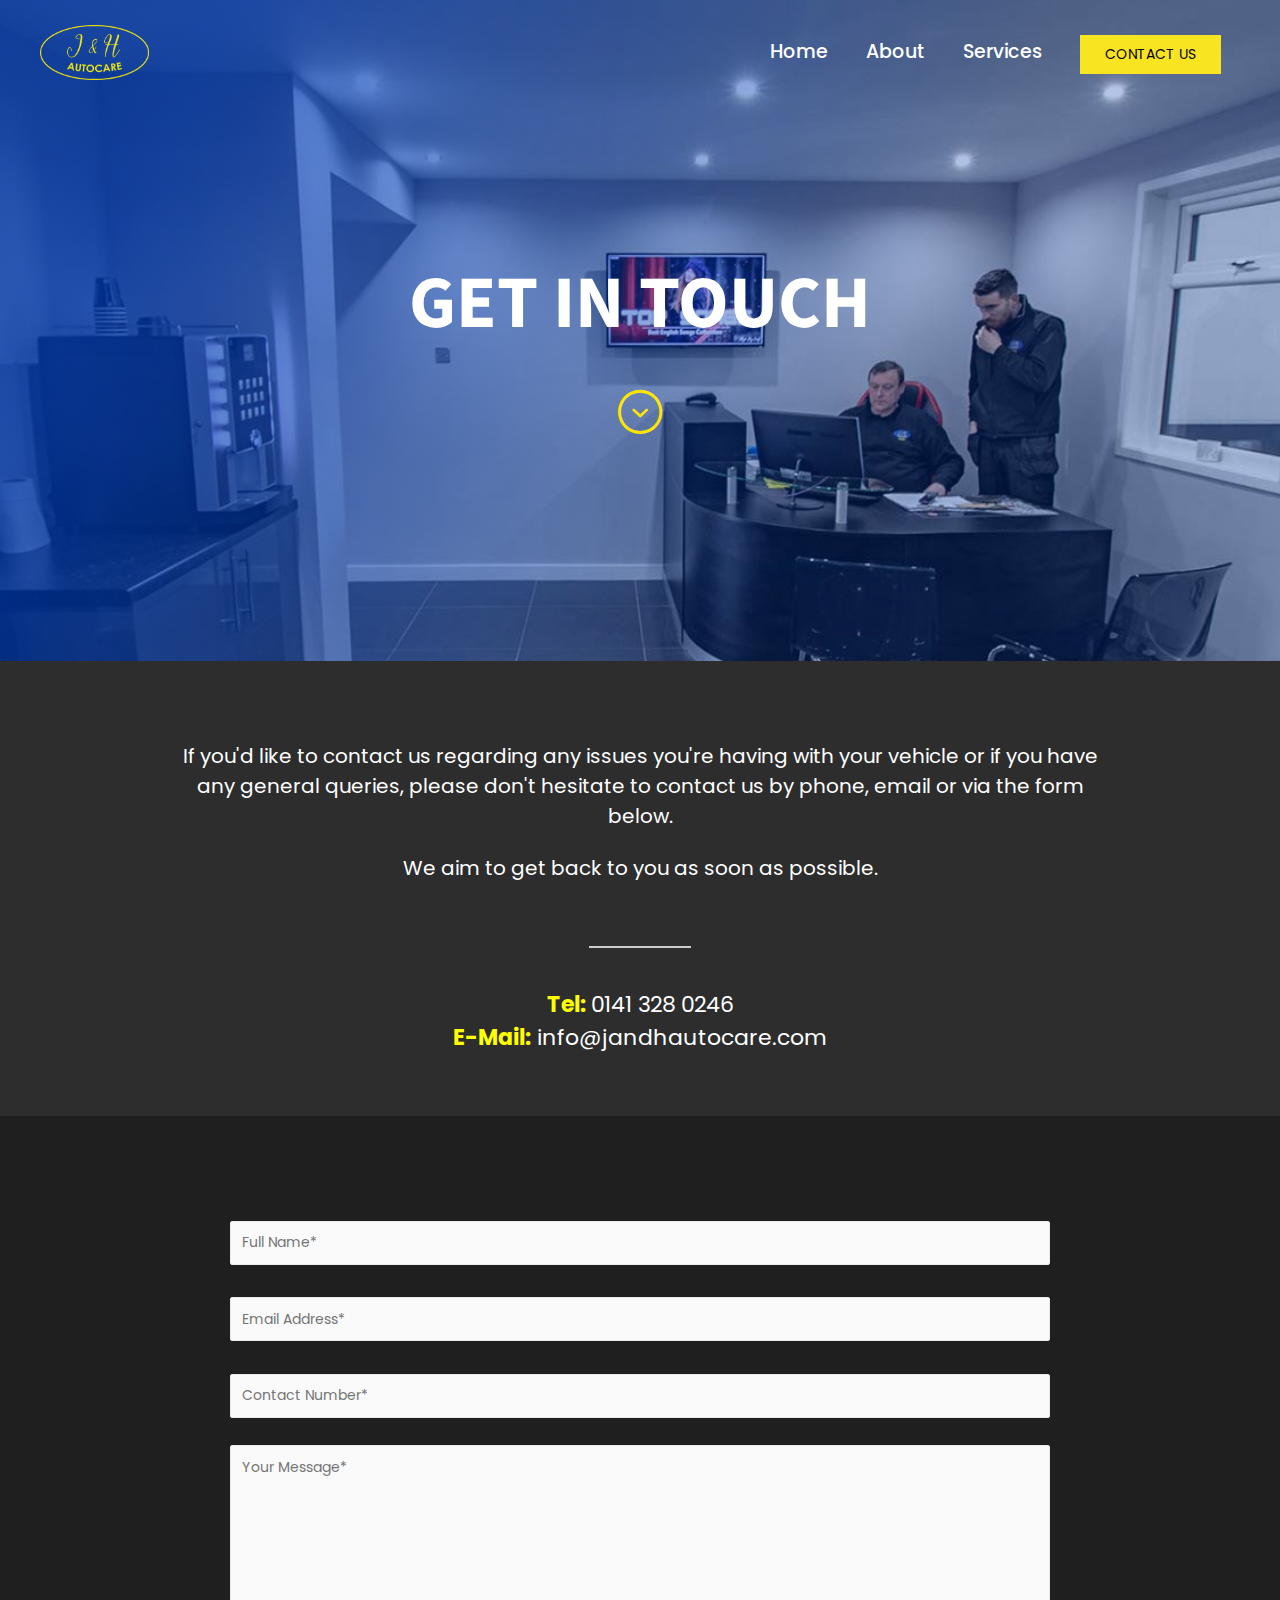
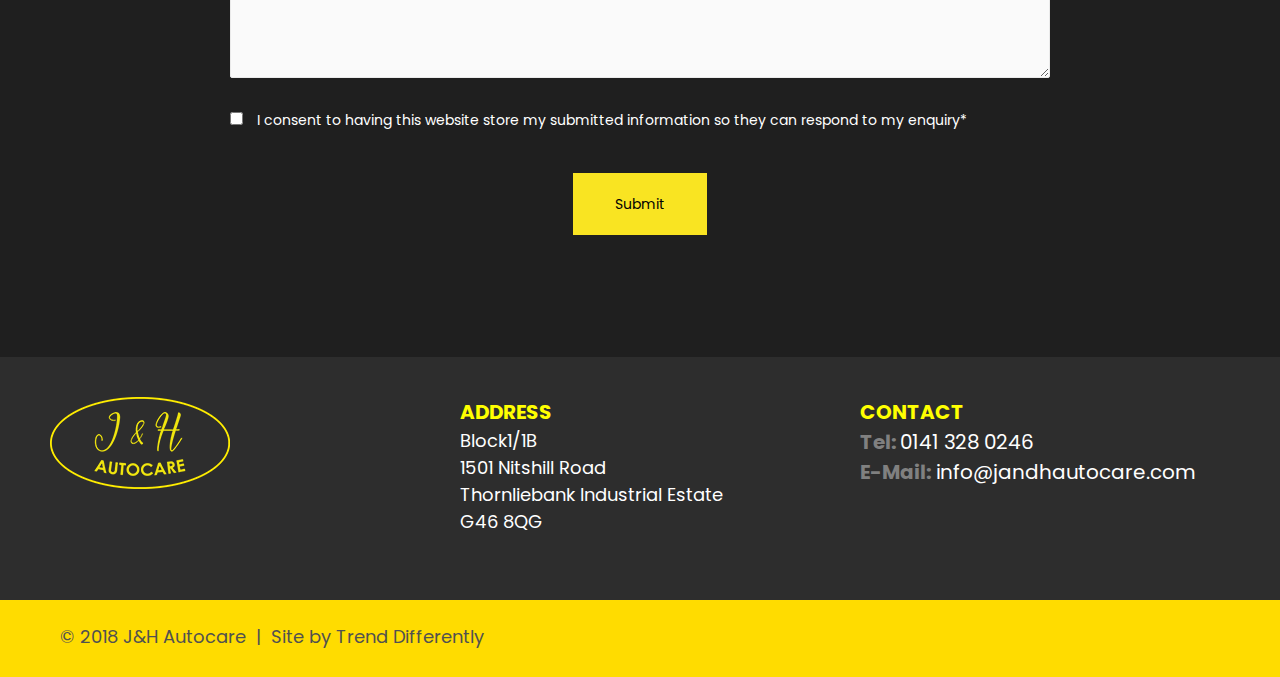
<file: autocare/contact/index.html>
﻿<!DOCTYPE html>
<html lang="en-US">

<head>
    <meta charset="UTF-8">
    <meta name="viewport" content="width=device-width, initial-scale=1">
    <title>Contact - J &amp; H Autocare Site</title>

    <style type="text/css">
        img.wp-smiley,
        img.emoji {
            display: inline !important;
            border: none !important;
            box-shadow: none !important;
            height: 1em !important;
            width: 1em !important;
            margin: 0 .07em !important;
            vertical-align: -0.1em !important;
            background: none !important;
            padding: 0 !important;
        }

    </style>
    <link rel='stylesheet' id='astra-theme-css-css' href='../assets/themes/trend/assets/css/minified/style.min.css?ver=1.6.2' type='text/css' media='all'>
    <link rel="stylesheet" href="style.css">
    <style id='astra-theme-css-inline-css' type='text/css'>
        html {
            font-size: 87.5%;
        }

        a,
        .page-title {
            color: #afafaf;
        }

        a:hover,
        a:focus {
            color: #ffffff;
        }

        body,
        button,
        input,
        select,
        textarea {
            font-family: 'Poppins', sans-serif;
            font-weight: 400;
            font-size: 14px;
            font-size: 1rem;
            line-height: 1.5;
        }

        blockquote {
            border-color: rgba(175, 175, 175, 0.05);
        }

        .site-title {
            font-size: 35px;
            font-size: 2.5rem;
        }

        header .site-logo-img .custom-logo-link img {
            max-width: 244px;
        }

        .astra-logo-svg {
            width: 244px;
        }

        .ast-archive-description .ast-archive-title {
            font-size: 40px;
            font-size: 2.8571428571429rem;
        }

        .site-header .site-description {
            font-size: 15px;
            font-size: 1.0714285714286rem;
        }

        .entry-title {
            font-size: 40px;
            font-size: 2.8571428571429rem;
        }

        .comment-reply-title {
            font-size: 23px;
            font-size: 1.6428571428571rem;
        }

        .ast-comment-list #cancel-comment-reply-link {
            font-size: 14px;
            font-size: 1rem;
        }

        h1,
        .entry-content h1,
        .entry-content h1 a {
            font-size: 50px;
            font-size: 3.5714285714286rem;
        }

        h2,
        .entry-content h2,
        .entry-content h2 a {
            font-size: 40px;
            font-size: 2.8571428571429rem;
        }

        h3,
        .entry-content h3,
        .entry-content h3 a {
            font-size: 26px;
            font-size: 1.8571428571429rem;
        }

        h4,
        .entry-content h4,
        .entry-content h4 a {
            font-size: 20px;
            font-size: 1.4285714285714rem;
        }

        h5,
        .entry-content h5,
        .entry-content h5 a {
            font-size: 55px;
            font-size: 3.9285714285714rem;
        }

        h6,
        .entry-content h6,
        .entry-content h6 a {
            font-size: 15px;
            font-size: 1.0714285714286rem;
        }

        .ast-single-post .entry-title,
        .page-title {
            font-size: 30px;
            font-size: 2.1428571428571rem;
        }

        #secondary,
        #secondary button,
        #secondary input,
        #secondary select,
        #secondary textarea {
            font-size: 14px;
            font-size: 1rem;
        }

        ::selection {
            background-color: #b7b7b7;
            color: #000000;
        }

        body,
        h1,
        .entry-title a,
        .entry-content h1,
        .entry-content h1 a,
        h2,
        .entry-content h2,
        .entry-content h2 a,
        h3,
        .entry-content h3,
        .entry-content h3 a,
        h4,
        .entry-content h4,
        .entry-content h4 a,
        h5,
        .entry-content h5,
        .entry-content h5 a,
        h6,
        .entry-content h6,
        .entry-content h6 a {
            color: #595959;
        }

        .tagcloud a:hover,
        .tagcloud a:focus,
        .tagcloud a.current-item {
            color: #000000;
            border-color: #afafaf;
            background-color: #afafaf;
        }

        .main-header-menu a,
        .ast-header-custom-item a {
            color: #595959;
        }

        .main-header-menu li:hover>a,
        .main-header-menu li:hover>.ast-menu-toggle,
        .main-header-menu .ast-masthead-custom-menu-items a:hover,
        .main-header-menu li.focus>a,
        .main-header-menu li.focus>.ast-menu-toggle,
        .main-header-menu .current-menu-item>a,
        .main-header-menu .current-menu-ancestor>a,
        .main-header-menu .current_page_item>a,
        .main-header-menu .current-menu-item>.ast-menu-toggle,
        .main-header-menu .current-menu-ancestor>.ast-menu-toggle,
        .main-header-menu .current_page_item>.ast-menu-toggle {
            color: #afafaf;
        }

        input:focus,
        input[type="text"]:focus,
        input[type="email"]:focus,
        input[type="url"]:focus,
        input[type="password"]:focus,
        input[type="reset"]:focus,
        input[type="search"]:focus,
        textarea:focus {
            border-color: #afafaf;
        }

        input[type="radio"]:checked,
        input[type=reset],
        input[type="checkbox"]:checked,
        input[type="checkbox"]:hover:checked,
        input[type="checkbox"]:focus:checked,
        input[type=range]::-webkit-slider-thumb {
            border-color: #afafaf;
            background-color: #afafaf;
            box-shadow: none;
        }

        .site-footer a:hover+.post-count,
        .site-footer a:focus+.post-count {
            background: #afafaf;
            border-color: #afafaf;
        }

        .footer-adv .footer-adv-overlay {
            border-top-style: solid;
            border-top-color: #7a7a7a;
        }

        .footer-adv-overlay {
            background-color: unset;
            background-image: linear-gradient(to right, rgb(0, 0, 0), rgb(0, 0, 0)), url(https://jandhautocare.com/assets/uploads/2018/03/image10.jpg);
            background-repeat: no-repeat;
            background-position: center center;
            background-size: cover;
            background-attachment: scroll;
        }

        .ast-comment-meta {
            line-height: 1.666666667;
            font-size: 11px;
            font-size: 0.78571428571429rem;
        }

        .single .nav-links .nav-previous,
        .single .nav-links .nav-next,
        .single .ast-author-details .author-title,
        .ast-comment-meta {
            color: #afafaf;
        }

        .menu-toggle,
        button,
        .ast-button,
        .button,
        input#submit,
        input[type="button"],
        input[type="submit"],
        input[type="reset"] {
            border-radius: 0;
            padding: 18px 42px;
            color: #020202;
            border-color: #f9e422;
            background-color: #f9e422;
        }

        button:focus,
        .menu-toggle:hover,
        button:hover,
        .ast-button:hover,
        .button:hover,
        input[type=reset]:hover,
        input[type=reset]:focus,
        input#submit:hover,
        input#submit:focus,
        input[type="button"]:hover,
        input[type="button"]:focus,
        input[type="submit"]:hover,
        input[type="submit"]:focus {
            color: #020202;
            border-color: #ffffff;
            background-color: #ffffff;
        }

        .entry-meta,
        .entry-meta * {
            line-height: 1.45;
            color: #afafaf;
        }

        .entry-meta a:hover,
        .entry-meta a:hover *,
        .entry-meta a:focus,
        .entry-meta a:focus * {
            color: #ffffff;
        }

        blockquote,
        blockquote a {
            color: #0e0e0e;
        }

        .ast-404-layout-1 .ast-404-text {
            font-size: 200px;
            font-size: 14.285714285714rem;
        }

        .widget-title {
            font-size: 20px;
            font-size: 1.4285714285714rem;
            color: #595959;
        }

        #cat option,
        .secondary .calendar_wrap thead a,
        .secondary .calendar_wrap thead a:visited {
            color: #afafaf;
        }

        .secondary .calendar_wrap #today,
        .ast-progress-val span {
            background: #afafaf;
        }

        .secondary a:hover+.post-count,
        .secondary a:focus+.post-count {
            background: #afafaf;
            border-color: #afafaf;
        }

        .calendar_wrap #today>a {
            color: #000000;
        }

        .ast-pagination a,
        .page-links .page-link,
        .single .post-navigation a {
            color: #afafaf;
        }

        .ast-pagination a:hover,
        .ast-pagination a:focus,
        .ast-pagination>span:hover:not(.dots),
        .ast-pagination>span.current,
        .page-links>.page-link,
        .page-links .page-link:hover,
        .post-navigation a:hover {
            color: #ffffff;
        }

        .ast-header-break-point .ast-mobile-menu-buttons-minimal.menu-toggle {
            background: transparent;
            color: #f9e422;
        }

        .ast-header-break-point .ast-mobile-menu-buttons-outline.menu-toggle {
            background: transparent;
            border: 1px solid #f9e422;
            color: #f9e422;
        }

        .ast-header-break-point .ast-mobile-menu-buttons-fill.menu-toggle {
            background: #f9e422;
            color: #020202;
        }

        @media (min-width:545px) {

            .ast-page-builder-template .comments-area,
            .single.ast-page-builder-template .entry-header,
            .single.ast-page-builder-template .post-navigation {
                max-width: 1240px;
                margin-left: auto;
                margin-right: auto;
            }
        }

        body,
        .ast-separate-container {
            background-color: #141414;
        }

        @media (max-width:768px) {
            .ast-archive-description .ast-archive-title {
                font-size: 40px;
            }

            .entry-title {
                font-size: 30px;
            }

            h1,
            .entry-content h1,
            .entry-content h1 a {
                font-size: 30px;
            }

            h2,
            .entry-content h2,
            .entry-content h2 a {
                font-size: 25px;
            }

            h3,
            .entry-content h3,
            .entry-content h3 a {
                font-size: 20px;
            }

            .ast-single-post .entry-title,
            .page-title {
                font-size: 30px;
            }

            #masthead .site-logo-img .custom-logo-link img {
                max-width: 91px;
            }

            .astra-logo-svg {
                width: 91px;
            }

            .ast-header-break-point .site-logo-img .custom-mobile-logo-link img {
                max-width: 91px;
            }
        }

        @media (max-width:544px) {
            .ast-archive-description .ast-archive-title {
                font-size: 40px;
            }

            .entry-title {
                font-size: 30px;
            }

            h1,
            .entry-content h1,
            .entry-content h1 a {
                font-size: 30px;
            }

            h2,
            .entry-content h2,
            .entry-content h2 a {
                font-size: 25px;
            }

            h3,
            .entry-content h3,
            .entry-content h3 a {
                font-size: 20px;
            }

            .ast-single-post .entry-title,
            .page-title {
                font-size: 30px;
            }

            .ast-header-break-point .site-branding img,
            .ast-header-break-point #masthead .site-logo-img .custom-logo-link img {
                max-width: 149px;
            }

            .astra-logo-svg {
                width: 149px;
            }

            .ast-header-break-point .site-logo-img .custom-mobile-logo-link img {
                max-width: 149px;
            }
        }

        @media (max-width:768px) {
            html {
                font-size: 79.8%;
            }
        }

        @media (max-width:544px) {
            html {
                font-size: 79.8%;
            }
        }

        @media (min-width:769px) {
            .ast-container {
                max-width: 1240px;
            }
        }

        @font-face {
            font-family: "Astra";
            src: url(../assets/themes/trend/assets/fonts/astra.woff) format("woff"), url(../assets/themes/trend/assets/fonts/astra.ttf) format("truetype"), url(../assets/themes/trend/assets/fonts/astra.svg) format("svg");
            font-weight: normal;
            font-style: normal;
        }

        @media (max-width:921px) {
            .main-header-bar .main-header-bar-navigation {
                display: none;
            }
        }

        .ast-desktop .main-header-menu.submenu-with-border .sub-menu,
        .ast-desktop .main-header-menu.submenu-with-border .children,
        .ast-desktop .main-header-menu.submenu-with-border .astra-full-megamenu-wrapper {
            border-color: #eaeaea;
        }

        .ast-desktop .main-header-menu.submenu-with-border .sub-menu,
        .ast-desktop .main-header-menu.submenu-with-border .children {
            border-top-width: 0px;
            border-right-width: 0px;
            border-left-width: 0px;
            border-bottom-width: 0px;
            border-style: solid;
        }

        .ast-desktop .main-header-menu.submenu-with-border .sub-menu .sub-menu,
        .ast-desktop .main-header-menu.submenu-with-border .children .children {
            top: -0px;
        }

        .ast-desktop .main-header-menu.submenu-with-border .sub-menu a,
        .ast-desktop .main-header-menu.submenu-with-border .children a {
            border-bottom-width: 0px;
            border-style: solid;
            border-color: #eaeaea;
        }

        @media (min-width:769px) {

            .main-header-menu .sub-menu li.ast-left-align-sub-menu:hover>ul,
            .main-header-menu .sub-menu li.ast-left-align-sub-menu.focus>ul {
                margin-left: -0px;
            }
        }

        @media (max-width:920px) {
            .ast-404-layout-1 .ast-404-text {
                font-size: 100px;
                font-size: 7.1428571428571rem;
            }
        }

        .ast-header-break-point .site-header {
            border-bottom-width: 0px;
        }

        @media (min-width:769px) {
            .main-header-bar {
                border-bottom-width: 0px;
            }
        }

        .ast-flex {
            -webkit-align-content: center;
            -ms-flex-line-pack: center;
            align-content: center;
            -webkit-box-align: center;
            -webkit-align-items: center;
            -moz-box-align: center;
            -ms-flex-align: center;
            align-items: center;
        }

        .main-header-bar {
            padding: 1em 0;
        }

        .ast-site-identity {
            padding: 0;
        }

        .ast-theme-transparent-header #masthead .site-logo-img .transparent-custom-logo .astra-logo-svg {
            width: 109px;
        }

        .ast-theme-transparent-header #masthead .site-logo-img .transparent-custom-logo img {
            max-width: 109px;
        }

        @media (max-width:768px) {
            .ast-theme-transparent-header #masthead .site-logo-img .transparent-custom-logo .astra-logo-svg {
                width: 115px;
            }

            .ast-theme-transparent-header #masthead .site-logo-img .transparent-custom-logo img {
                max-width: 115px;
            }
        }

        @media (max-width:543px) {
            .ast-theme-transparent-header #masthead .site-logo-img .transparent-custom-logo .astra-logo-svg {
                width: 94px;
            }

            .ast-theme-transparent-header #masthead .site-logo-img .transparent-custom-logo img {
                max-width: 94px;
            }
        }

        @media (min-width:769px) {
            .ast-theme-transparent-header #masthead {
                position: absolute;
                left: 0;
                right: 0;
            }

            .ast-theme-transparent-header .main-header-bar,
            .ast-theme-transparent-header.ast-header-break-point .main-header-bar {
                background: none;
            }

            body.elementor-editor-active.ast-theme-transparent-header #masthead,
            .fl-builder-edit .ast-theme-transparent-header #masthead,
            body.vc_editor.ast-theme-transparent-header #masthead {
                z-index: 0;
            }

            .ast-header-break-point.ast-replace-site-logo-transparent.ast-theme-transparent-header .ast-mobile-header-logo {
                display: none;
            }

            .ast-header-break-point.ast-replace-site-logo-transparent.ast-theme-transparent-header .transparent-custom-logo .custom-logo {
                display: inline-block;
            }

            .ast-theme-transparent-header .ast-above-header {
                background-image: none;
                background-color: transparent;
            }

            .ast-theme-transparent-header .ast-below-header {
                background-image: none;
                background-color: transparent;
            }
        }

        .ast-theme-transparent-header .main-header-menu,
        .ast-theme-transparent-header .main-header-menu a,
        .ast-theme-transparent-header .ast-masthead-custom-menu-items,
        .ast-theme-transparent-header .ast-masthead-custom-menu-items a,
        .ast-theme-transparent-header .main-header-menu li>.ast-menu-toggle,
        .ast-theme-transparent-header .main-header-menu li>.ast-menu-toggle {
            color: #ffffff;
        }

        .ast-theme-transparent-header .main-header-menu li:hover>a,
        .ast-theme-transparent-header .main-header-menu li:hover>.ast-menu-toggle,
        .ast-theme-transparent-header .main-header-menu .ast-masthead-custom-menu-items a:hover,
        .ast-theme-transparent-header .main-header-menu .focus>a,
        .ast-theme-transparent-header .main-header-menu .focus>.ast-menu-toggle,
        .ast-theme-transparent-header .main-header-menu .current-menu-item>a,
        .ast-theme-transparent-header .main-header-menu .current-menu-ancestor>a,
        .ast-theme-transparent-header .main-header-menu .current_page_item>a,
        .ast-theme-transparent-header .main-header-menu .current-menu-item>.ast-menu-toggle,
        .ast-theme-transparent-header .main-header-menu .current-menu-ancestor>.ast-menu-toggle,
        .ast-theme-transparent-header .main-header-menu .current_page_item>.ast-menu-toggle {
            color: #eddf21;
        }

        @media (max-width:768px) {
            .ast-theme-transparent-header #masthead {
                position: absolute;
                left: 0;
                right: 0;
            }

            .ast-theme-transparent-header .main-header-bar,
            .ast-theme-transparent-header.ast-header-break-point .main-header-bar {
                background: none;
            }

            body.elementor-editor-active.ast-theme-transparent-header #masthead,
            .fl-builder-edit .ast-theme-transparent-header #masthead,
            body.vc_editor.ast-theme-transparent-header #masthead {
                z-index: 0;
            }

            .ast-header-break-point.ast-replace-site-logo-transparent.ast-theme-transparent-header .ast-mobile-header-logo {
                display: none;
            }

            .ast-header-break-point.ast-replace-site-logo-transparent.ast-theme-transparent-header .transparent-custom-logo .custom-logo {
                display: inline-block;
            }

            .ast-theme-transparent-header .ast-above-header {
                background-image: none;
                background-color: transparent;
            }

            .ast-theme-transparent-header .ast-below-header {
                background-image: none;
                background-color: transparent;
            }
        }

        @media (max-width:768px) {

            .ast-theme-transparent-header .main-header-bar,
            .ast-theme-transparent-header.ast-header-break-point .main-header-menu,
            .ast-theme-transparent-header.ast-header-break-point .main-header-bar {
                background-color: rgba(25, 65, 183, 0.98);
            }

            .ast-theme-transparent-header .main-header-bar .ast-search-menu-icon form {
                background-color: rgba(25, 65, 183, 0.98);
            }

            .ast-theme-transparent-header .ast-above-header,
            .ast-theme-transparent-header .ast-below-header {
                background-color: rgba(25, 65, 183, 0.98);
            }
        }

        @media (max-width:544px) {

            .ast-theme-transparent-header .main-header-bar,
            .ast-theme-transparent-header.ast-header-break-point .main-header-menu,
            .ast-theme-transparent-header.ast-header-break-point .main-header-bar {
                background-color: rgba(25, 65, 183, 0.98);
            }

            .ast-theme-transparent-header .main-header-bar .ast-search-menu-icon form {
                background-color: rgba(25, 65, 183, 0.98);
            }

            .ast-theme-transparent-header .ast-above-header,
            .ast-theme-transparent-header .ast-below-header {
                background-color: rgba(25, 65, 183, 0.98);
            }
        }

        .ast-theme-transparent-header .main-header-bar,
        .ast-theme-transparent-header .site-header {
            border-bottom-width: 0;
        }

    </style>
    <link rel='stylesheet' id='astra-google-fonts-css' href='//fonts.googleapis.com/css?family=Poppins%3A400%2C500%2C600%7CHerr+Von+Muellerhoff%3A400&ver=1.6.2' type='text/css' media='all'>
    <link rel='stylesheet' id='wp-block-library-css' href='../includes/css/dist/block-library/style.min.css?ver=5.2.2' type='text/css' media='all'>
    <link rel='stylesheet' id='ultimate-icons-css' href='../assets/uploads/bb-plugin/icons/ultimate-icons/style.css?ver=2.2.0.2' type='text/css' media='all'>
    <link rel='stylesheet' id='fl-builder-layout-3047-css' href='../assets/uploads/bb-plugin/cache/3047-layout.css?ver=cb11610ebe2bbc14ccf59dbb3c8c0b6b' type='text/css' media='all'>
    <link rel='stylesheet' id='sow-button-base-css' href='../assets/cores/so-widgets-bundle/widgets/button/css/style.css?ver=1.15.7' type='text/css' media='all'>
    <link rel='stylesheet' id='sow-button-wire-16df535b76a4-css' href='../assets/uploads/siteorigin-widgets/sow-button-wire-16df535b76a4.css?ver=5.2.2' type='text/css' media='all'>
    <link rel='stylesheet' id='sow-social-media-buttons-wire-bb5858157201-css' href='../assets/uploads/siteorigin-widgets/sow-social-media-buttons-wire-bb5858157201.css?ver=5.2.2' type='text/css' media='all'>
    <link rel='stylesheet' id='astra-addon-css-0-css' href='../assets/cores/jquery-addon/addons/blog-pro/assets/css/minified/style.min.css?ver=1.6.7' type='text/css' media='all'>
    <link rel='stylesheet' id='astra-addon-css-1-css' href='../assets/cores/jquery-addon/addons/blog-pro/assets/css/minified/blog-layout-1.min.css?ver=1.6.7' type='text/css' media='all'>
    <link rel='stylesheet' id='astra-addon-css-2-css' href='../assets/cores/jquery-addon/addons/advanced-hooks/assets/css/minified/hooks-sticky-header-footer.min.css?ver=1.6.7' type='text/css' media='all'>
    <link rel='stylesheet' id='astra-addon-css-3-css' href='../assets/cores/jquery-addon/addons/advanced-hooks/assets/css/minified/style.min.css?ver=1.6.7' type='text/css' media='all'>
    <link rel='stylesheet' id='astra-addon-css-4-css' href='../assets/cores/jquery-addon/addons/header-sections/assets/css/minified/style.min.css?ver=1.6.7' type='text/css' media='all'>
    <link rel='stylesheet' id='astra-addon-css-5-css' href='../assets/cores/jquery-addon/addons/site-layouts/assets/css/minified/style.min.css?ver=1.6.7' type='text/css' media='all'>
    <link rel='stylesheet' id='astra-addon-css-6-css' href='../assets/cores/jquery-addon/addons/sticky-header/assets/css/minified/style.min.css?ver=1.6.7' type='text/css' media='all'>
    <link rel='stylesheet' id='astra-addon-css-7-css' href='../assets/cores/jquery-addon/addons/scroll-to-top/assets/css/minified/style.min.css?ver=1.6.7' type='text/css' media='all'>
    <link rel='stylesheet' id='astra-addon-css-8-css' href='../assets/cores/jquery-addon/addons/mobile-header/assets/css/minified/fullscreen-menu-common.min.css?ver=1.6.7' type='text/css' media='all'>
    <link rel='stylesheet' id='astra-addon-css-9-css' href='../assets/cores/jquery-addon/addons/mobile-header/assets/css/minified/primary-menu-fullscreen.min.css?ver=1.6.7' type='text/css' media='all'>
    <link rel='stylesheet' id='astra-addon-css-10-css' href='../assets/cores/jquery-addon/addons/nav-menu/assets/css/minified/mega-menu.min.css?ver=1.6.7' type='text/css' media='all'>
    <link rel='stylesheet' id='astra-addon-css-css' href='../assets/cores/jquery-addon/addons/advanced-search/assets/css/minified/style.min.css?ver=1.6.7' type='text/css' media='all'>
    <style id='astra-addon-css-inline-css' type='text/css'>
        .ast-theme-transparent-header .ast-above-header-navigation li.current-menu-item>a,
        .ast-theme-transparent-header .ast-above-header-navigation li.current-menu-ancestor>a {
            color: #eddf21;
        }

        .ast-theme-transparent-header .ast-above-header-navigation li:hover>a {
            color: #eddf21;
        }

        .ast-theme-transparent-header .ast-above-header-navigation a {
            color: #ffffff;
        }

        @media (max-width:768px) {
            .ast-theme-transparent-header .ast-above-header .ast-search-menu-icon form {
                background-color: rgba(25, 65, 183, 0.98);
            }

            .ast-theme-transparent-header .ast-above-header .slide-search .search-field {
                background-color: rgba(25, 65, 183, 0.98);
            }

            .ast-theme-transparent-header .ast-above-header .slide-search .search-field:focus {
                background-color: rgba(25, 65, 183, 0.98);
            }
        }

        @media (max-width:544px) {
            .ast-theme-transparent-header .ast-above-header .ast-search-menu-icon form {
                background-color: rgba(25, 65, 183, 0.98);
            }

            .ast-theme-transparent-header .ast-above-header .slide-search .search-field {
                background-color: rgba(25, 65, 183, 0.98);
            }

            .ast-theme-transparent-header .ast-above-header .slide-search .search-field:focus {
                background-color: rgba(25, 65, 183, 0.98);
            }
        }

        .ast-theme-transparent-header .ast-below-header-menu,
        .ast-theme-transparent-header .ast-below-header-menu a {
            color: #ffffff;
        }

        .ast-theme-transparent-header .ast-below-header-menu li:hover>a,
        .ast-theme-transparent-header .ast-below-header-menu li:focus>a,
        .ast-theme-transparent-header .ast-below-header-menu li.focus>a {
            color: #eddf21;
        }

        .ast-theme-transparent-header .ast-below-header-menu li.current-menu-ancestor>a,
        .ast-theme-transparent-header .ast-below-header-menu li.current-menu-item>a,
        .ast-theme-transparent-header .ast-below-header-menu li.current-menu-ancestor>.ast-menu-toggle,
        .ast-theme-transparent-header .ast-below-header-menu li.current-menu-item>.ast-menu-toggle,
        .ast-theme-transparent-header .ast-below-header-menu .sub-menu li.current-menu-ancestor:hover>a,
        .ast-theme-transparent-header .ast-below-header-menu .sub-menu li.current-menu-ancestor:focus>a,
        .ast-theme-transparent-header .ast-below-header-menu .sub-menu li.current-menu-ancestor.focus>a,
        .ast-theme-transparent-header .ast-below-header-menu .sub-menu li.current-menu-item:hover>a,
        .ast-theme-transparent-header .ast-below-header-menu .sub-menu li.current-menu-item:focus>a,
        .ast-theme-transparent-header .ast-below-header-menu .sub-menu li.current-menu-item.focus>a,
        .ast-theme-transparent-header .ast-below-header-menu .sub-menu li.current-menu-ancestor:hover>.ast-menu-toggle,
        .ast-theme-transparent-header .ast-below-header-menu .sub-menu li.current-menu-ancestor:focus>.ast-menu-toggle,
        .ast-theme-transparent-header .ast-below-header-menu .sub-menu li.current-menu-ancestor.focus>.ast-menu-toggle,
        .ast-theme-transparent-header .ast-below-header-menu .sub-menu li.current-menu-item:hover>.ast-menu-toggle,
        .ast-theme-transparent-header .ast-below-header-menu .sub-menu li.current-menu-item:focus>.ast-menu-toggle,
        .ast-theme-transparent-header .ast-below-header-menu .sub-menu li.current-menu-item.focus>.ast-menu-toggle {
            color: #eddf21;
        }

        @media (max-width:768px) {
            .ast-theme-transparent-header .ast-below-header .ast-search-menu-icon form {
                background-color: rgba(25, 65, 183, 0.98);
            }

            .ast-theme-transparent-header .ast-below-header .slide-search .search-field {
                background-color: rgba(25, 65, 183, 0.98);
            }

            .ast-theme-transparent-header .ast-below-header .slide-search .search-field:focus {
                background-color: rgba(25, 65, 183, 0.98);
            }
        }

        @media (max-width:544px) {
            .ast-theme-transparent-header .ast-below-header .ast-search-menu-icon form {
                background-color: rgba(25, 65, 183, 0.98);
            }

            .ast-theme-transparent-header .ast-below-header .slide-search .search-field {
                background-color: rgba(25, 65, 183, 0.98);
            }

            .ast-theme-transparent-header .ast-below-header .slide-search .search-field:focus {
                background-color: rgba(25, 65, 183, 0.98);
            }
        }

        .ast-article-post .ast-date-meta .posted-on,
        .ast-article-post .ast-date-meta .posted-on * {
            background: #afafaf;
            color: #000000;
        }

        .ast-article-post .ast-date-meta .posted-on .date-month,
        .ast-article-post .ast-date-meta .posted-on .date-year {
            color: #000000;
        }

        .ast-load-more:hover {
            color: #000000;
            border-color: #afafaf;
            background-color: #afafaf;
        }

        .ast-loader>div {
            background-color: #afafaf;
        }

        .ast-separate-container .blog-layout-1,
        .ast-separate-container .blog-layout-2,
        .ast-separate-container .blog-layout-3 {
            background-color: transparent;
            background-image: none;
        }

        .ast-separate-container .ast-article-post {
            background-color: #020202;
        }

        .ast-separate-container .ast-article-single,
        .ast-separate-container .comment-respond,
        .ast-separate-container .ast-comment-list li,
        .ast-separate-container .ast-woocommerce-container,
        .ast-separate-container .error-404,
        .ast-separate-container .no-results,
        .single.ast-separate-container .ast-author-meta,
        .ast-separate-container .related-posts-title-wrapper,
        .ast-separate-container.ast-two-container #secondary .widget,
        .ast-separate-container .comments-count-wrapper,
        .ast-box-layout.ast-plain-container .site-content,
        .ast-padded-layout.ast-plain-container .site-content {
            background-color: #020202;
        }

        .main-header-menu .current-menu-item>a,
        .main-header-menu .current-menu-ancestor>a,
        .main-header-menu .current_page_item>a {
            color: #ffe900;
        }

        .main-header-menu a:hover,
        .ast-header-custom-item a:hover,
        .main-header-menu li:hover>a,
        .main-header-menu li.focus>a {
            color: #f9e000;
        }

        .main-header-menu .ast-masthead-custom-menu-items a:hover,
        .main-header-menu li:hover>.ast-menu-toggle,
        .main-header-menu li.focus>.ast-menu-toggle {
            color: #f9e000;
        }

        .main-header-menu,
        .main-header-menu a,
        .ast-header-custom-item,
        .ast-header-custom-item a,
        .ast-masthead-custom-menu-items,
        .ast-masthead-custom-menu-items a {
            color: #ffffff;
        }

        @media (max-width:768px) {
            .main-header-bar {
                background-color: rgba(25, 65, 183, 0.97);
            }
        }

        @media (max-width:544px) {
            .main-header-bar {
                background-color: rgba(25, 65, 183, 0.97);
            }
        }

        @media (max-width:768px) {
            .ast-header-break-point .main-header-menu {
                background-color: rgba(25, 65, 183, 0.97);
            }
        }

        @media (max-width:544px) {
            .ast-header-break-point .main-header-menu {
                background-color: rgba(25, 65, 183, 0.97);
            }
        }

        .footer-adv .widget-title,
        .footer-adv .widget-title a.rsswidget,
        .ast-no-widget-row .widget-title {
            font-family: 'Poppins', sans-serif;
            text-transform: inherit;
        }

        .footer-adv .widget>*:not(.widget-title) {
            font-family: 'Poppins', sans-serif;
        }

        .footer-adv-overlay {
            padding-top: 50px;
            padding-bottom: 50px;
        }

        @media (min-width:769px) {
            .ast-container {
                max-width: 1240px;
            }
        }

        @media (min-width:993px) {
            .ast-container {
                max-width: 1240px;
            }
        }

        @media (min-width:1201px) {
            .ast-container {
                max-width: 1240px;
            }
        }

        .ast-default-menu-enable.ast-main-header-nav-open.ast-header-break-point .main-header-bar,
        .ast-main-header-nav-open .main-header-bar {
            padding-bottom: 0;
        }

        .ast-fullscreen-menu-enable.ast-header-break-point .main-header-bar .main-header-bar-navigation .main-header-menu>.page_item_has_children>.ast-menu-toggle,
        .ast-fullscreen-menu-enable.ast-header-break-point .main-header-bar .main-header-bar-navigation .main-header-menu>.menu-item-has-children>.ast-menu-toggle {
            right: 0;
        }

        .ast-fullscreen-menu-enable.ast-header-break-point .main-header-bar .main-header-bar-navigation ul.sub-menu .menu-item-has-children>.ast-menu-toggle,
        .ast-fullscreen-menu-enable.ast-header-break-point .main-header-bar .main-header-bar-navigation ul.children .page_item_has_children>.ast-menu-toggle {
            right: 0;
        }

        .ast-fullscreen-menu-enable.ast-header-break-point .ast-above-header-menu ul.sub-menu li.menu-item-has-children>a,
        .ast-default-menu-enable.ast-header-break-point .ast-above-header-menu ul.sub-menu li.menu-item-has-children>a,
        .ast-flyout-menu-enable.ast-header-break-point .ast-above-header-menu ul.sub-menu li.menu-item-has-children>a {
            padding-right: 0;
        }

        .ast-fullscreen-menu-enable.ast-header-break-point .ast-below-header-menu ul.sub-menu li.menu-item-has-children>a,
        .ast-default-menu-enable.ast-header-break-point .ast-below-header-menu ul.sub-menu li.menu-item-has-children>a,
        .ast-flyout-menu-enable.ast-header-break-point .ast-below-header-menu ul.sub-menu li.menu-item-has-children>a {
            padding-right: 0;
        }

        .ast-fullscreen-below-menu-enable.ast-header-break-point .ast-below-header-enabled .ast-below-header-navigation ul.ast-below-header-menu li.menu-item-has-children>a,
        .ast-default-below-menu-enable.ast-header-break-point .ast-below-header-enabled .ast-below-header-navigation ul.ast-below-header-menu li.menu-item-has-children>a,
        .ast-flyout-below-menu-enable.ast-header-break-point .ast-below-header-enabled .ast-below-header-navigation ul.ast-below-header-menu li.menu-item-has-children>a {
            padding-right: 0;
        }

        .ast-fullscreen-below-menu-enable.ast-header-break-point .ast-below-header-navigation .menu-item-has-children>.ast-menu-toggle,
        .ast-fullscreen-below-menu-enable.ast-header-break-point .ast-below-header-menu-items .menu-item-has-children>.ast-menu-toggle {
            right: 0;
        }

        .ast-fullscreen-below-menu-enable .ast-below-header-enabled .ast-below-header-navigation ul.ast-below-header-menu li.menu-item-has-children ul.sub-menu .ast-menu-toggle {
            right: 0;
        }

        .ast-fullscreen-above-menu-enable.ast-header-break-point .ast-above-header-enabled .ast-above-header-navigation ul.ast-above-header-menu li.menu-item-has-children>a,
        .ast-default-above-menu-enable.ast-header-break-point .ast-above-header-enabled .ast-above-header-navigation ul.ast-above-header-menu li.menu-item-has-children>a,
        .ast-flyout-above-menu-enable.ast-header-break-point .ast-above-header-enabled .ast-above-header-navigation ul.ast-above-header-menu li.menu-item-has-children>a {
            padding-right: 0;
        }

        .ast-fullscreen-above-menu-enable.ast-header-break-point .ast-above-header-navigation .menu-item-has-children>.ast-menu-toggle,
        .ast-fullscreen-above-menu-enable.ast-header-break-point .ast-above-header-menu-items .menu-item-has-children>.ast-menu-toggle {
            right: 0;
        }

        .ast-fullscreen-above-menu-enable .ast-above-header-enabled .ast-above-header-navigation ul.ast-above-header-menu li.menu-item-has-children ul.sub-menu .ast-menu-toggle {
            right: 0;
        }

        .ast-no-sidebar.ast-separate-container .entry-content .alignfull {
            margin-right: -;
            margin-left: -;
        }

        @media (max-width:768px) {

            .main-header-bar,
            .ast-header-break-point .main-header-bar,
            .ast-header-break-point .header-main-layout-2 .main-header-bar {
                padding-top: 1.5em;
                padding-bottom: 1.5em;
            }

            .ast-default-menu-enable.ast-main-header-nav-open.ast-header-break-point .main-header-bar,
            .ast-main-header-nav-open .main-header-bar {
                padding-bottom: 0;
            }

            .main-navigation ul li a,
            .ast-header-break-point .main-navigation ul li a,
            .ast-header-break-point li.ast-masthead-custom-menu-items,
            li.ast-masthead-custom-menu-items {
                padding-top: 0px;
                padding-right: 20px;
                padding-bottom: 0px;
                padding-left: 20px;
            }

            .ast-header-break-point .main-header-bar .main-header-bar-navigation .page_item_has_children>.ast-menu-toggle,
            .ast-header-break-point .main-header-bar .main-header-bar-navigation .menu-item-has-children>.ast-menu-toggle {
                top: 0px;
                right: calc(20px - 0.907em);
            }

            .ast-fullscreen-menu-enable.ast-header-break-point .main-header-bar .main-header-bar-navigation .main-header-menu>.page_item_has_children>.ast-menu-toggle,
            .ast-fullscreen-menu-enable.ast-header-break-point .main-header-bar .main-header-bar-navigation .main-header-menu>.menu-item-has-children>.ast-menu-toggle {
                right: 0;
            }

            .ast-flyout-menu-enable.ast-header-break-point .main-header-bar .main-header-bar-navigation .main-header-menu>.page_item_has_children>.ast-menu-toggle,
            .ast-flyout-menu-enable.ast-header-break-point .main-header-bar .main-header-bar-navigation .main-header-menu>.menu-item-has-children>.ast-menu-toggle {
                right: calc(20px - 0.907em);
            }

            .ast-flyout-menu-enable.ast-header-break-point .main-header-bar .main-header-bar-navigation .page_item_has_children>.ast-menu-toggle,
            .ast-flyout-menu-enable.ast-header-break-point .main-header-bar .main-header-bar-navigation .menu-item-has-children>.ast-menu-toggle {
                top: 0px;
            }

            .ast-desktop .main-navigation .ast-mm-template-content,
            .ast-desktop .main-navigation .ast-mm-custom-text-content,
            .main-navigation ul.sub-menu li a,
            .main-navigation ul.children li a,
            .ast-header-break-point .main-navigation ul.sub-menu li a,
            .ast-header-break-point .main-navigation ul.children li a {
                padding-top: 0px;
                padding-right: 0;
                padding-bottom: 0px;
                padding-left: 30px;
            }

            .ast-header-break-point .main-navigation ul.children li li a,
            .ast-header-break-point .main-navigation ul.sub-menu li li a {
                padding-left: calc(30px + 10px);
            }

            .ast-header-break-point .main-navigation ul.children li li li a,
            .ast-header-break-point .main-navigation ul.sub-menu li li li a {
                padding-left: calc(30px + 20px);
            }

            .ast-header-break-point .main-navigation ul.children li li li li a,
            .ast-header-break-point .main-navigation ul.sub-menu li li li li a {
                padding-left: calc(30px + 30px);
            }

            .ast-header-break-point .main-navigation ul.children li li li li li a,
            .ast-header-break-point .main-navigation ul.sub-menu li li li li li a {
                padding-left: calc(30px + 40px);
            }

            .ast-header-break-point .main-header-bar .main-header-bar-navigation ul.sub-menu .menu-item-has-children>.ast-menu-toggle,
            .ast-header-break-point .main-header-bar .main-header-bar-navigation ul.children .page_item_has_children>.ast-menu-toggle {
                top: 0px;
                right: calc(20px - 0.907em);
            }

            .ast-fullscreen-menu-enable.ast-header-break-point .main-header-bar .main-header-bar-navigation ul.sub-menu .menu-item-has-children>.ast-menu-toggle {
                margin-right: 20px;
                right: 0;
            }

            .ast-flyout-menu-enable.ast-header-break-point .main-header-bar .main-header-bar-navigation ul.sub-menu .menu-item-has-children>.ast-menu-toggle,
            .ast-flyout-menu-enable.ast-header-break-point .main-header-bar .main-header-bar-navigation ul.children .page_item_has_children>.ast-menu-toggle {
                right: calc(20px - 0.907em);
            }

            .ast-flyout-menu-enable.ast-header-break-point .main-header-bar .main-header-bar-navigation .page_item_has_children .children .ast-menu-toggle,
            .ast-flyout-menu-enable.ast-header-break-point .main-header-bar .main-header-bar-navigation .menu-item-has-children .sub-menu .ast-menu-toggle {
                top: 0px;
            }

            .ast-fullscreen-menu-enable.ast-header-break-point .main-navigation ul.sub-menu li.menu-item-has-children>a,
            .ast-fullscreen-menu-enable.ast-header-break-point .main-navigation ul.sub-menu li.page_item_has_children>a,
            .ast-default-menu-enable.ast-header-break-point .main-navigation ul.sub-menu li.menu-item-has-children>a,
            .ast-default-menu-enable.ast-header-break-point .main-navigation ul.sub-menu li.page_item_has_children>a,
            .ast-flyout-menu-enable.ast-header-break-point .main-navigation ul.sub-menu li.menu-item-has-children>a,
            .ast-flyout-menu-enable.ast-header-break-point .main-navigation ul.sub-menu li.page_item_has_children>a {
                padding-top: 0px;
                padding-bottom: 0px;
                padding-left: 30px;
            }

            .ast-fullscreen-menu-enable.ast-header-break-point .ast-above-header-menu ul.sub-menu li.menu-item-has-children>a,
            .ast-default-menu-enable.ast-header-break-point .ast-above-header-menu ul.sub-menu li.menu-item-has-children>a,
            .ast-flyout-menu-enable.ast-header-break-point .ast-above-header-menu ul.sub-menu li.menu-item-has-children>a {
                padding-right: 0;
                padding-top: 0px;
                padding-bottom: 0px;
                padding-left: 30px;
            }

            .ast-fullscreen-menu-enable.ast-header-break-point .ast-below-header-menu ul.sub-menu li.menu-item-has-children>a,
            .ast-default-menu-enable.ast-header-break-point .ast-below-header-menu ul.sub-menu li.menu-item-has-children>a,
            .ast-flyout-menu-enable.ast-header-break-point .ast-below-header-menu ul.sub-menu li.menu-item-has-children>a {
                padding-right: 0;
                padding-top: 0px;
                padding-bottom: 0px;
                padding-left: 30px;
            }

            .ast-fullscreen-menu-enable.ast-header-break-point .ast-below-header-menu ul a,
            .ast-fullscreen-menu-enable.ast-header-break-point .ast-header-break-point .ast-below-header-actual-nav ul.sub-menu li a,
            .ast-fullscreen-menu-enable.ast-header-break-point .ast-below-header-navigation ul.sub-menu li a,
            .ast-fullscreen-menu-enable.ast-header-break-point .ast-below-header-menu-items ul.sub-menu li a,
            .ast-fullscreen-menu-enable.ast-header-break-point .main-navigation ul.sub-menu li a {
                padding-top: 0px;
                padding-bottom: 0px;
                padding-left: 30px;
            }

            .ast-below-header,
            .ast-header-break-point .ast-below-header {
                padding-top: 1em;
                padding-bottom: 1em;
            }

            .ast-below-header-menu a,
            .below-header-nav-padding-support .below-header-section-1 .below-header-menu>li>a,
            .below-header-nav-padding-support .below-header-section-2 .below-header-menu>li>a,
            .ast-header-break-point .ast-below-header-actual-nav>ul>li>a {
                padding-top: 0px;
                padding-right: 20px;
                padding-bottom: 0px;
                padding-left: 20px;
            }

            .ast-desktop .ast-below-header-menu .ast-mm-template-content,
            .ast-desktop .ast-below-header-menu .ast-mm-custom-text-content,
            .ast-below-header-menu ul a,
            .ast-header-break-point .ast-below-header-actual-nav ul.sub-menu li a {
                padding-top: 0px;
                padding-right: 20px;
                padding-bottom: 0px;
                padding-left: 20px;
            }

            .ast-header-break-point .ast-below-header-actual-nav ul.sub-menu li li a,
            .ast-header-break-point .ast-below-header-menu-items ul.sub-menu li li a {
                padding-left: calc(20px + 10px);
            }

            .ast-header-break-point .ast-below-header-actual-nav ul.sub-menu li li li a,
            .ast-header-break-point .ast-below-header-menu-items ul.sub-menu li li li a {
                padding-left: calc(20px + 20px);
            }

            .ast-header-break-point .ast-below-header-actual-nav ul.sub-menu li li li li a,
            .ast-header-break-point .ast-below-header-menu-items ul.sub-menu li li li li a {
                padding-left: calc(20px + 30px);
            }

            .ast-header-break-point .ast-below-header-actual-nav ul.sub-menu li li li li li a,
            .ast-header-break-point .ast-below-header-menu-items ul.sub-menu li li li li li a {
                padding-left: calc(20px + 40px);
            }

            .ast-default-below-menu-enable.ast-header-break-point .ast-below-header-navigation .menu-item-has-children>.ast-menu-toggle,
            .ast-default-below-menu-enable.ast-header-break-point .ast-below-header-menu-items .menu-item-has-children>.ast-menu-toggle,
            .ast-flyout-below-menu-enable.ast-header-break-point .ast-below-header-navigation .menu-item-has-children>.ast-menu-toggle,
            .ast-flyout-below-menu-enable.ast-header-break-point .ast-below-header-menu-items .menu-item-has-children>.ast-menu-toggle {
                top: 0px;
                right: calc(20px - 0.907em);
            }

            .ast-default-below-menu-enable .ast-below-header-enabled .ast-below-header-navigation ul.ast-below-header-menu li.menu-item-has-children ul.sub-menu .ast-menu-toggle,
            .ast-flyout-below-menu-enable .ast-below-header-enabled .ast-below-header-navigation ul.ast-below-header-menu li.menu-item-has-children ul.sub-menu .ast-menu-toggle {
                top: 0px;
                right: calc(20px - 0.907em);
            }

            .ast-fullscreen-below-menu-enable.ast-header-break-point .ast-below-header-navigation .menu-item-has-children>.ast-menu-toggle,
            .ast-fullscreen-below-menu-enable.ast-header-break-point .ast-below-header-menu-items .menu-item-has-children>.ast-menu-toggle {
                right: 0;
            }

            .ast-fullscreen-below-menu-enable .ast-below-header-enabled .ast-below-header-navigation ul.ast-below-header-menu li.menu-item-has-children ul.sub-menu .ast-menu-toggle {
                right: 0;
            }

            .ast-above-header {
                padding-top: 0px;
                padding-bottom: 0px;
            }

            .ast-above-header-enabled .ast-above-header-navigation .ast-above-header-menu>li>a,
            .ast-header-break-point .ast-above-header-enabled .ast-above-header-menu>li:first-child>a,
            .ast-header-break-point .ast-above-header-enabled .ast-above-header-menu>li:last-child>a {
                padding-top: 0px;
                padding-right: 20px;
                padding-bottom: 0px;
                padding-left: 20px;
            }

            .ast-header-break-point .ast-above-header-navigation>ul>.menu-item-has-children>.ast-menu-toggle {
                top: 0px;
            }

            .ast-desktop .ast-above-header-navigation .ast-mm-custom-text-content,
            .ast-desktop .ast-above-header-navigation .ast-mm-template-content,
            .ast-above-header-enabled .ast-above-header-navigation .ast-above-header-menu li ul a,
            .ast-header-break-point .ast-above-header-enabled .ast-above-header-menu li ul.sub-menu a,
            .ast-above-header-enabled .ast-above-header-menu>li:first-child .sub-menu li a {
                padding-top: 0px;
                padding-right: 20px;
                padding-bottom: 0px;
                padding-left: 20px;
            }

            .ast-header-break-point .ast-above-header-enabled .ast-above-header-menu li ul.sub-menu li a {
                padding-left: calc(20px + 10px);
            }

            .ast-header-break-point .ast-above-header-enabled .ast-above-header-menu li ul.sub-menu li li a {
                padding-left: calc(20px + 20px);
            }

            .ast-header-break-point .ast-above-header-enabled .ast-above-header-menu li ul.sub-menu li li li a {
                padding-left: calc(20px + 30px);
            }

            .ast-header-break-point .ast-above-header-enabled .ast-above-header-menu li ul.sub-menu li li li li a {
                padding-left: calc(20px + 40px);
            }

            .ast-default-above-menu-enable.ast-header-break-point .ast-above-header-navigation .menu-item-has-children>.ast-menu-toggle,
            .ast-default-above-menu-enable.ast-header-break-point .ast-above-header-menu-items .menu-item-has-children>.ast-menu-toggle,
            .ast-flyout-above-menu-enable.ast-header-break-point .ast-above-header-navigation .menu-item-has-children>.ast-menu-toggle,
            .ast-flyout-above-menu-enable.ast-header-break-point .ast-above-header-menu-items .menu-item-has-children>.ast-menu-toggle {
                top: 0px;
                right: calc(20px - 0.907em);
            }

            .ast-default-above-menu-enable .ast-above-header-enabled .ast-above-header-navigation ul.ast-above-header-menu li.menu-item-has-children ul.sub-menu .ast-menu-toggle,
            .ast-flyout-above-menu-enable .ast-above-header-enabled .ast-above-header-navigation ul.ast-above-header-menu li.menu-item-has-children ul.sub-menu .ast-menu-toggle {
                top: 0px;
                right: calc(20px - 0.907em);
            }

            .ast-fullscreen-above-menu-enable.ast-header-break-point .ast-above-header-navigation .menu-item-has-children>.ast-menu-toggle,
            .ast-fullscreen-above-menu-enable.ast-header-break-point .ast-above-header-menu-items .menu-item-has-children>.ast-menu-toggle {
                right: 0;
            }

            .ast-fullscreen-above-menu-enable .ast-above-header-enabled .ast-above-header-navigation ul.ast-above-header-menu li.menu-item-has-children ul.sub-menu .ast-menu-toggle {
                margin-right: 20px;
                right: 0;
            }

            .ast-separate-container .ast-article-post,
            .ast-separate-container .ast-article-single,
            .ast-separate-container .ast-comment-list li.depth-1,
            .ast-separate-container .comment-respond,
            .single.ast-separate-container .ast-author-details,
            .ast-separate-container .ast-related-posts-wrap,
            .ast-separate-container .ast-woocommerce-container {
                padding-top: 1.5em;
                padding-bottom: 1.5em;
            }

            .ast-separate-container .ast-article-post,
            .ast-separate-container .ast-article-single,
            .ast-separate-container .comments-count-wrapper,
            .ast-separate-container .ast-comment-list li.depth-1,
            .ast-separate-container .comment-respond,
            .ast-separate-container .related-posts-title-wrapper,
            .ast-separate-container .related-posts-title-wrapper,
            .single.ast-separate-container .ast-author-details,
            .single.ast-separate-container .about-author-title-wrapper,
            .ast-separate-container .ast-related-posts-wrap,
            .ast-separate-container .ast-woocommerce-container {
                padding-right: 2.14em;
                padding-left: 2.14em;
            }

            .ast-separate-container.ast-right-sidebar #primary,
            .ast-separate-container.ast-left-sidebar #primary,
            .ast-separate-container #primary,
            .ast-plain-container #primary {
                margin-top: 1.5em;
                margin-bottom: 1.5em;
            }

            .ast-left-sidebar #primary,
            .ast-right-sidebar #primary,
            .ast-separate-container.ast-right-sidebar #primary,
            .ast-separate-container.ast-left-sidebar #primary,
            .ast-separate-container #primary {
                padding-left: 0em;
                padding-right: 0em;
            }

            .ast-footer-overlay {
                padding-top: 2em;
                padding-bottom: 2em;
            }

            .ast-small-footer .nav-menu a,
            .footer-sml-layout-2 .ast-small-footer-section-1 .menu-item a,
            .footer-sml-layout-2 .ast-small-footer-section-2 .menu-item a {
                padding-top: 0em;
                padding-right: .5em;
                padding-bottom: 0em;
                padding-left: .5em;
            }
        }

        @media (max-width:544px) {

            .main-header-bar,
            .ast-header-break-point .main-header-bar,
            .ast-header-break-point .header-main-layout-2 .main-header-bar,
            .ast-header-break-point .ast-mobile-header-stack .main-header-bar {
                padding-top: 1em;
                padding-bottom: 1em;
            }

            .ast-default-menu-enable.ast-main-header-nav-open.ast-header-break-point .main-header-bar,
            .ast-main-header-nav-open .main-header-bar {
                padding-bottom: 0;
            }

            .ast-fullscreen-menu-enable.ast-header-break-point .main-header-bar .main-header-bar-navigation .main-header-menu>.page_item_has_children>.ast-menu-toggle,
            .ast-fullscreen-menu-enable.ast-header-break-point .main-header-bar .main-header-bar-navigation .main-header-menu>.menu-item-has-children>.ast-menu-toggle {
                right: 0;
            }

            .ast-desktop .main-navigation .ast-mm-template-content,
            .ast-desktop .main-navigation .ast-mm-custom-text-content,
            .main-navigation ul.sub-menu li a,
            .main-navigation ul.children li a,
            .ast-header-break-point .main-navigation ul.sub-menu li a,
            .ast-header-break-point .main-navigation ul.children li a {
                padding-right: 0;
            }

            .ast-fullscreen-menu-enable.ast-header-break-point .main-header-bar .main-header-bar-navigation ul.sub-menu .menu-item-has-children>.ast-menu-toggle {
                right: 0;
            }

            .ast-fullscreen-menu-enable.ast-header-break-point .ast-above-header-menu ul.sub-menu li.menu-item-has-children>a,
            .ast-default-menu-enable.ast-header-break-point .ast-above-header-menu ul.sub-menu li.menu-item-has-children>a,
            .ast-flyout-menu-enable.ast-header-break-point .ast-above-header-menu ul.sub-menu li.menu-item-has-children>a {
                padding-right: 0;
            }

            .ast-fullscreen-menu-enable.ast-header-break-point .ast-below-header-menu ul.sub-menu li.menu-item-has-children>a,
            .ast-default-menu-enable.ast-header-break-point .ast-below-header-menu ul.sub-menu li.menu-item-has-children>a,
            .ast-flyout-menu-enable.ast-header-break-point .ast-below-header-menu ul.sub-menu li.menu-item-has-children>a {
                padding-right: 0;
            }

            .ast-fullscreen-below-menu-enable.ast-header-break-point .ast-below-header-navigation .menu-item-has-children>.ast-menu-toggle,
            .ast-fullscreen-below-menu-enable.ast-header-break-point .ast-below-header-menu-items .menu-item-has-children>.ast-menu-toggle {
                right: 0;
            }

            .ast-fullscreen-below-menu-enable .ast-below-header-enabled .ast-below-header-navigation ul.ast-below-header-menu li.menu-item-has-children ul.sub-menu .ast-menu-toggle {
                right: 0;
            }

            .ast-above-header {
                padding-top: 0.5em;
            }

            .ast-fullscreen-above-menu-enable.ast-header-break-point .ast-above-header-enabled .ast-above-header-navigation ul.ast-above-header-menu li.menu-item-has-children>a,
            .ast-default-above-menu-enable.ast-header-break-point .ast-above-header-enabled .ast-above-header-navigation ul.ast-above-header-menu li.menu-item-has-children>a,
            .ast-flyout-above-menu-enable.ast-header-break-point .ast-above-header-enabled .ast-above-header-navigation ul.ast-above-header-menu li.menu-item-has-children>a {
                padding-right: 0;
            }

            .ast-fullscreen-above-menu-enable.ast-header-break-point .ast-above-header-navigation .menu-item-has-children>.ast-menu-toggle,
            .ast-fullscreen-above-menu-enable.ast-header-break-point .ast-above-header-menu-items .menu-item-has-children>.ast-menu-toggle {
                right: 0;
            }

            .ast-fullscreen-above-menu-enable .ast-above-header-enabled .ast-above-header-navigation ul.ast-above-header-menu li.menu-item-has-children ul.sub-menu .ast-menu-toggle {
                right: 0;
            }

            .ast-separate-container .ast-article-post,
            .ast-separate-container .ast-article-single,
            .ast-separate-container .ast-comment-list li.depth-1,
            .ast-separate-container .comment-respond,
            .single.ast-separate-container .ast-author-details,
            .ast-separate-container .ast-related-posts-wrap,
            .ast-separate-container .ast-woocommerce-container {
                padding-top: 1.5em;
                padding-bottom: 1.5em;
            }

            .ast-separate-container .ast-article-post,
            .ast-separate-container .ast-article-single,
            .ast-separate-container .comments-count-wrapper,
            .ast-separate-container .ast-comment-list li.depth-1,
            .ast-separate-container .comment-respond,
            .ast-separate-container .related-posts-title-wrapper,
            .ast-separate-container .related-posts-title-wrapper,
            .single.ast-separate-container .ast-author-details,
            .single.ast-separate-container .about-author-title-wrapper,
            .ast-separate-container .ast-related-posts-wrap,
            .ast-separate-container .ast-woocommerce-container {
                padding-right: 1em;
                padding-left: 1em;
            }
        }

        @media (max-width:544px) {

            .ast-header-break-point .header-main-layout-2 .site-branding,
            .ast-header-break-point .ast-mobile-header-stack .ast-mobile-menu-buttons {
                padding-bottom: 0;
            }
        }

        @media (max-width:768px) {

            .ast-separate-container.ast-two-container #secondary .widget,
            .ast-separate-container #secondary .widget {
                margin-bottom: 1.5em;
            }
        }

        @media (max-width:768px) {
            .ast-separate-container #primary {
                padding-top: 0;
            }
        }

        @media (max-width:768px) {
            .ast-separate-container #primary {
                padding-bottom: 0;
            }
        }

        .site-header .ast-sticky-shrunk .ast-site-identity,
        .ast-sticky-shrunk .main-header-menu>li>a,
        .ast-sticky-shrunk li.ast-masthead-custom-menu-items {
            padding-top: 0;
            padding-bottom: 0;
        }

        .ast-header-break-point .ast-sticky-shrunk .main-navigation ul.sub-menu li a,
        .ast-header-break-point .ast-sticky-shrunk .main-navigation ul.children li a {
            padding-top: 0;
            padding-bottom: 0;
        }

        .ast-sticky-shrunk .main-header-menu ul a {
            padding-top: 0.9em;
            padding-bottom: 0.9em;
        }

        .ast-above-header>div,
        .main-header-bar>div,
        .ast-below-header>div {
            -webkit-transition: all 0.2s linear;
            transition: all 0.2s linear;
        }

        .ast-above-header,
        .main-header-bar,
        .ast-below-header {
            max-width: 100%;
        }

        #ast-scroll-top {
            color: #ffffff;
            background-color: rgba(5, 78, 135, 0.8);
            font-size: 15px;
            font-size: 1.0714285714286rem;
        }

        #ast-scroll-top:hover {
            background-color: rgba(3, 109, 170, 0.8);
        }

        .site-title,
        .site-title a {
            font-family: 'Poppins', sans-serif;
            text-transform: inherit;
        }

        .main-navigation {
            font-size: 19px;
            font-size: 1.3571428571429rem;
            font-weight: 500;
            font-family: 'Poppins', sans-serif;
        }

        .secondary .widget-title {
            font-family: 'Poppins', sans-serif;
            text-transform: inherit;
        }

        .secondary .widget>*:not(.widget-title) {
            font-family: 'Poppins', sans-serif;
        }

        .ast-single-post .entry-title,
        .page-title {
            font-family: 'Poppins', sans-serif;
            text-transform: inherit;
        }

        .ast-archive-description .ast-archive-title {
            font-family: 'Poppins', sans-serif;
            text-transform: inherit;
        }

        .blog .entry-title,
        .blog .entry-title a,
        .archive .entry-title,
        .archive .entry-title a,
        .search .entry-title,
        .search .entry-title a {
            font-family: 'Poppins', sans-serif;
            text-transform: inherit;
        }

        h1,
        .entry-content h1,
        .entry-content h1 a {
            font-weight: 400;
            font-family: 'Poppins', sans-serif;
            text-transform: inherit;
        }

        h2,
        .entry-content h2,
        .entry-content h2 a {
            font-weight: 400;
            font-family: 'Poppins', sans-serif;
            text-transform: inherit;
        }

        h3,
        .entry-content h3,
        .entry-content h3 a {
            font-weight: 600;
            font-family: 'Poppins', sans-serif;
            text-transform: inherit;
        }

        h4,
        .entry-content h4,
        .entry-content h4 a {
            font-weight: 500;
            font-family: 'Poppins', sans-serif;
            text-transform: inherit;
        }

        h5,
        .entry-content h5,
        .entry-content h5 a {
            font-weight: 400;
            font-family: 'Herr Von Muellerhoff', handwriting;
            text-transform: inherit;
        }

        h6,
        .entry-content h6,
        .entry-content h6 a {
            text-transform: inherit;
        }

        @media (max-width:768px) {
            .main-navigation {
                font-size: 34px;
                font-size: 2.4285714285714rem;
            }
        }

        @media (max-width:544px) {
            .main-navigation {
                font-size: 24px;
                font-size: 1.7142857142857rem;
            }
        }

        .ast-header-sections-navigation,
        .ast-above-header-menu-items,
        .ast-below-header-menu-items {
            font-size: 19px;
            font-size: 1.3571428571429rem;
            font-weight: 500;
            font-family: 'Poppins', sans-serif;
        }

        @media (max-width:768px) {

            .ast-header-sections-navigation,
            .ast-above-header-menu-items,
            .ast-below-header-menu-items {
                font-size: 34px;
                font-size: 2.4285714285714rem;
            }
        }

        @media (max-width:543px) {

            .ast-header-sections-navigation,
            .ast-above-header-menu-items,
            .ast-below-header-menu-items {
                font-size: 24px;
                font-size: 1.7142857142857rem;
            }
        }

        .ast-header-break-point .main-header-menu,
        .ast-header-break-point .main-header-menu a,
        .ast-header-break-point .main-header-menu li.focus>.ast-menu-toggle,
        .ast-header-break-point .main-header-menu .current-menu-item>.ast-menu-toggle,
        .ast-header-break-point .main-header-menu .current-menu-ancestor>.ast-menu-toggle,
        .ast-header-break-point .main-header-menu .current_page_item>.ast-menu-toggle,
        .ast-header-break-point .ast-header-custom-item,
        .ast-header-break-point .ast-header-custom-item a,
        .ast-header-break-point .ast-masthead-custom-menu-items,
        .ast-header-break-point .ast-masthead-custom-menu-items a,
        .ast-header-break-point .ast-masthead-custom-menu-items .ast-inline-search form .ast-header-break-point .ast-below-header-merged-responsive .below-header-user-select,
        .ast-header-break-point .ast-above-header-menu-items,
        .ast-header-break-point .ast-above-header-menu-items a,
        .ast-header-break-point .ast-below-header-menu-items,
        .ast-header-break-point .ast-below-header-menu-items a,
        .ast-header-break-point .ast-below-header-merged-responsive .below-header-user-select .widget,
        .ast-header-break-point .ast-below-header-merged-responsive .below-header-user-select .widget-title {
            color: #ffffff;
        }

        .ast-header-break-point .ast-masthead-custom-menu-items .ast-inline-search form {
            border-color: #ffffff;
        }

        .ast-header-break-point .main-header-menu .ast-masthead-custom-menu-items a:hover,
        .ast-header-break-point .main-header-menu li:hover>.ast-menu-toggle,
        .ast-header-break-point .main-header-menu li.focus>.ast-menu-toggle {
            color: #f9e000;
        }

        .ast-header-break-point .main-header-menu li.current-menu-item>.ast-menu-toggle,
        .ast-header-break-point .main-header-menu li.current-menu-ancestor>.ast-menu-toggle,
        .ast-header-break-point .main-header-menu li.current_page_item>.ast-menu-toggle,
        .ast-header-break-point .main-header-menu li.current-menu-item>a,
        .ast-header-break-point .main-header-menu li.current-menu-ancestor>a,
        .ast-header-break-point .main-header-menu li.current_page_item>a {
            color: #ffe900;
        }

        @media (max-width:768px) {
            .ast-header-break-point .main-header-bar {
                background-color: rgba(25, 65, 183, 0.97);
            }
        }

        @media (max-width:544px) {
            .ast-header-break-point .main-header-bar {
                background-color: rgba(25, 65, 183, 0.97);
            }
        }

        .ast-fullscreen-menu-overlay .main-header-menu li.current-menu-item>a,
        .ast-fullscreen-menu-overlay .main-header-menu li.current-menu-ancestor>a,
        .ast-fullscreen-menu-overlay .main-header-menu li.current_page_item>a {
            background-color: transparent;
        }

        .ast-fullscreen-menu-overlay .main-header-menu a:hover,
        .ast-fullscreen-menu-overlay .ast-header-custom-item a:hover,
        .ast-fullscreen-menu-overlay .main-header-menu li:hover>a,
        .ast-fullscreen-menu-overlay .main-header-menu li.focus>a,
        .ast-fullscreen-menu-overlay .ast-header-break-point .ast-header-sections-navigation a:hover,
        .ast-fullscreen-menu-overlay .ast-header-break-point .ast-header-sections-navigation a:focus {
            background-color: transparent;
            color: #f9e000;
        }

        .ast-fullscreen-menu-overlay .main-header-menu .sub-menu a:hover,
        .ast-fullscreen-menu-overlay .main-header-menu .children a:hover,
        .ast-fullscreen-menu-overlay .main-header-menu .sub-menu li:hover>a,
        .ast-fullscreen-menu-overlay .main-header-menu .children li:hover>a,
        .ast-fullscreen-menu-overlay .main-header-menu .sub-menu li.focus>a,
        .ast-fullscreen-menu-overlay .main-header-menu .children li.focus>a,
        .ast-fullscreen-menu-overlay .ast-header-sections-navigation .sub-menu a:hover,
        .ast-fullscreen-menu-overlay .ast-above-header-menu-items .sub-menu a:hover,
        .ast-fullscreen-menu-overlay .ast-below-header-menu-items .sub-menu a:hover {
            background-color: transparent;
        }

        .ast-fullscreen-menu-overlay .main-header-menu .sub-menu li.current-menu-item>a,
        .ast-fullscreen-menu-overlay .main-header-menu .children li.current_page_item>a,
        .ast-fullscreen-menu-overlay .main-header-menu .sub-menu li.current-menu-ancestor>a,
        .ast-fullscreen-menu-overlay .main-header-menu .children li.current_page_ancestor>a,
        .ast-fullscreen-menu-overlay .main-header-menu .sub-menu li.current_page_item>a,
        .ast-fullscreen-menu-overlay .main-header-menu .children li.current_page_item>a,
        .ast-fullscreen-menu-overlay .ast-header-sections-navigation .sub-menu li.current-menu-item>a,
        .ast-fullscreen-menu-overlay .ast-above-header-menu-items .sub-menu li.current-menu-item>a,
        .ast-fullscreen-menu-overlay .ast-below-header-menu-items .sub-menu li.current-menu-item>a {
            background-color: transparent;
        }

        .ast-fullscreen-menu-overlay .ast-header-break-point .main-header-menu a:hover,
        .ast-fullscreen-menu-overlay .ast-header-break-point .ast-header-custom-item a:hover,
        .ast-fullscreen-menu-overlay .ast-header-break-point .main-header-menu li:hover>a,
        .ast-fullscreen-menu-overlay .ast-header-break-point .main-header-menu li.focus>a {
            background-color: transparent;
        }

        .ast-fullscreen-menu-overlay .ast-header-break-point .main-header-menu li.current-menu-item>a,
        .ast-fullscreen-menu-overlay .ast-header-break-point .main-header-menu li.current-menu-ancestor>a,
        .ast-fullscreen-menu-overlay .ast-header-break-point .main-header-menu li.current_page_item>a {
            background-color: transparent;
        }

        .ast-fullscreen-menu-overlay .ast-header-break-point .main-header-menu a,
        .ast-fullscreen-menu-overlay .ast-header-break-point .ast-header-custom-item a,
        .ast-fullscreen-menu-overlay .ast-header-break-point .main-header-menu li>a,
        .ast-fullscreen-menu-overlay .ast-header-break-point .main-header-menu li.focus>a {
            background-color: transparent;
        }

        .ast-fullscreen-menu-overlay .ast-header-break-point .main-header-menu ul a:hover,
        .ast-fullscreen-menu-overlay .ast-header-break-point .main-header-menu ul a:focus {
            background-color: transparent;
        }

        .ast-fullscreen-menu-overlay .ast-header-break-point .main-header-menu .sub-menu li.current-menu-item>a,
        .ast-fullscreen-menu-overlay .ast-header-break-point .main-header-menu .children li.current_page_item>a,
        .ast-fullscreen-menu-overlay .ast-header-break-point .main-header-menu .sub-menu li.current-menu-ancestor>a,
        .ast-fullscreen-menu-overlay .ast-header-break-point .main-header-menu .children li.current_page_ancestor>a,
        .ast-fullscreen-menu-overlay .ast-header-break-point .main-header-menu .sub-menu li.current_page_item>a,
        .ast-fullscreen-menu-overlay .ast-header-break-point .main-header-menu .children li.current_page_item>a,
        .ast-fullscreen-menu-overlay .ast-header-break-point .ast-header-sections-navigation .sub-menu li.current-menu-item>a,
        .ast-fullscreen-menu-overlay .ast-header-break-point .ast-above-header-menu-items .sub-menu li.current-menu-item>a,
        .ast-fullscreen-menu-overlay .ast-header-break-point .ast-below-header-menu-items .sub-menu li.current-menu-item>a {
            background-color: transparent;
        }

        .ast-fullscreen-menu-enable.ast-header-break-point .main-header-bar-navigation .close {
            color: #ffffff;
        }

        @media (max-width:768px) {

            .ast-fullscreen-menu-overlay .main-header-menu li.current-menu-item>a,
            .ast-fullscreen-menu-overlay .main-header-menu li.current-menu-ancestor>a,
            .ast-fullscreen-menu-overlay .main-header-menu li.current_page_item>a {
                background-color: transparent;
            }

            .ast-fullscreen-menu-overlay .main-header-menu a:hover,
            .ast-fullscreen-menu-overlay .ast-header-custom-item a:hover,
            .ast-fullscreen-menu-overlay .main-header-menu li:hover>a,
            .ast-fullscreen-menu-overlay .main-header-menu li.focus>a,
            .ast-fullscreen-menu-overlay .ast-header-break-point .ast-header-sections-navigation a:hover,
            .ast-fullscreen-menu-overlay .ast-header-break-point .ast-header-sections-navigation a:focus {
                background-color: transparent;
            }

            .ast-fullscreen-menu-overlay .main-header-menu .sub-menu a:hover,
            .ast-fullscreen-menu-overlay .main-header-menu .children a:hover,
            .ast-fullscreen-menu-overlay .main-header-menu .sub-menu li:hover>a,
            .ast-fullscreen-menu-overlay .main-header-menu .children li:hover>a,
            .ast-fullscreen-menu-overlay .main-header-menu .sub-menu li.focus>a,
            .ast-fullscreen-menu-overlay .main-header-menu .children li.focus>a,
            .ast-fullscreen-menu-overlay .ast-header-sections-navigation .sub-menu a:hover,
            .ast-fullscreen-menu-overlay .ast-above-header-menu-items .sub-menu a:hover,
            .ast-fullscreen-menu-overlay .ast-below-header-menu-items .sub-menu a:hover {
                background-color: transparent;
            }

            .ast-fullscreen-menu-overlay .main-header-menu .sub-menu li.current-menu-item>a,
            .ast-fullscreen-menu-overlay .main-header-menu .children li.current_page_item>a,
            .ast-fullscreen-menu-overlay .main-header-menu .sub-menu li.current-menu-ancestor>a,
            .ast-fullscreen-menu-overlay .main-header-menu .children li.current_page_ancestor>a,
            .ast-fullscreen-menu-overlay .main-header-menu .sub-menu li.current_page_item>a,
            .ast-fullscreen-menu-overlay .main-header-menu .children li.current_page_item>a,
            .ast-fullscreen-menu-overlay .ast-header-sections-navigation .sub-menu li.current-menu-item>a,
            .ast-fullscreen-menu-overlay .ast-above-header-menu-items .sub-menu li.current-menu-item>a,
            .ast-fullscreen-menu-overlay .ast-below-header-menu-items .sub-menu li.current-menu-item>a {
                background-color: transparent;
            }

            .ast-fullscreen-menu-overlay .ast-header-break-point .main-header-menu a:hover,
            .ast-fullscreen-menu-overlay .ast-header-break-point .ast-header-custom-item a:hover,
            .ast-fullscreen-menu-overlay .ast-header-break-point .main-header-menu li:hover>a,
            .ast-fullscreen-menu-overlay .ast-header-break-point .main-header-menu li.focus>a {
                background-color: transparent;
            }

            .ast-fullscreen-menu-overlay .ast-header-break-point .main-header-menu li.current-menu-item>a,
            .ast-fullscreen-menu-overlay .ast-header-break-point .main-header-menu li.current-menu-ancestor>a,
            .ast-fullscreen-menu-overlay .ast-header-break-point .main-header-menu li.current_page_item>a {
                background-color: transparent;
            }

            .ast-fullscreen-menu-overlay .ast-header-break-point .main-header-menu a,
            .ast-fullscreen-menu-overlay .ast-header-break-point .ast-header-custom-item a,
            .ast-fullscreen-menu-overlay .ast-header-break-point .main-header-menu li>a,
            .ast-fullscreen-menu-overlay .ast-header-break-point .main-header-menu li.focus>a {
                background-color: transparent;
            }

            .ast-fullscreen-menu-overlay .ast-header-break-point .main-header-menu ul a:hover,
            .ast-fullscreen-menu-overlay .ast-header-break-point .main-header-menu ul a:focus {
                background-color: transparent;
            }

            .ast-fullscreen-menu-overlay .ast-header-break-point .main-header-menu .sub-menu li.current-menu-item>a,
            .ast-fullscreen-menu-overlay .ast-header-break-point .main-header-menu .children li.current_page_item>a,
            .ast-fullscreen-menu-overlay .ast-header-break-point .main-header-menu .sub-menu li.current-menu-ancestor>a,
            .ast-fullscreen-menu-overlay .ast-header-break-point .main-header-menu .children li.current_page_ancestor>a,
            .ast-fullscreen-menu-overlay .ast-header-break-point .main-header-menu .sub-menu li.current_page_item>a,
            .ast-fullscreen-menu-overlay .ast-header-break-point .main-header-menu .children li.current_page_item>a,
            .ast-fullscreen-menu-overlay .ast-header-break-point .ast-header-sections-navigation .sub-menu li.current-menu-item>a,
            .ast-fullscreen-menu-overlay .ast-header-break-point .ast-above-header-menu-items .sub-menu li.current-menu-item>a,
            .ast-fullscreen-menu-overlay .ast-header-break-point .ast-below-header-menu-items .sub-menu li.current-menu-item>a {
                background-color: transparent;
            }

            .ast-fullscreen-menu-enable.ast-header-break-point .main-header-bar-navigation #site-navigation,
            .ast-fullscreen-menu-enable.ast-header-break-point.admin-bar.ast-admin-bar-visible .ast-primary-menu-disabled .ast-header-custom-item .ast-merge-header-navigation-wrap {
                background-color: rgba(25, 65, 183, 0.97);
            }
        }

        @media (max-width:544px) {

            .ast-fullscreen-menu-overlay .main-header-menu li.current-menu-item>a,
            .ast-fullscreen-menu-overlay .main-header-menu li.current-menu-ancestor>a,
            .ast-fullscreen-menu-overlay .main-header-menu li.current_page_item>a {
                background-color: transparent;
            }

            .ast-fullscreen-menu-overlay .main-header-menu a:hover,
            .ast-fullscreen-menu-overlay .ast-header-custom-item a:hover,
            .ast-fullscreen-menu-overlay .main-header-menu li:hover>a,
            .ast-fullscreen-menu-overlay .main-header-menu li.focus>a,
            .ast-fullscreen-menu-overlay .ast-header-break-point .ast-header-sections-navigation a:hover,
            .ast-fullscreen-menu-overlay .ast-header-break-point .ast-header-sections-navigation a:focus {
                background-color: transparent;
            }

            .ast-fullscreen-menu-overlay .main-header-menu .sub-menu a:hover,
            .ast-fullscreen-menu-overlay .main-header-menu .children a:hover,
            .ast-fullscreen-menu-overlay .main-header-menu .sub-menu li:hover>a,
            .ast-fullscreen-menu-overlay .main-header-menu .children li:hover>a,
            .ast-fullscreen-menu-overlay .main-header-menu .sub-menu li.focus>a,
            .ast-fullscreen-menu-overlay .main-header-menu .children li.focus>a,
            .ast-fullscreen-menu-overlay .ast-header-sections-navigation .sub-menu a:hover,
            .ast-fullscreen-menu-overlay .ast-above-header-menu-items .sub-menu a:hover,
            .ast-fullscreen-menu-overlay .ast-below-header-menu-items .sub-menu a:hover {
                background-color: transparent;
            }

            .ast-fullscreen-menu-overlay .main-header-menu .sub-menu li.current-menu-item>a,
            .ast-fullscreen-menu-overlay .main-header-menu .children li.current_page_item>a,
            .ast-fullscreen-menu-overlay .main-header-menu .sub-menu li.current-menu-ancestor>a,
            .ast-fullscreen-menu-overlay .main-header-menu .children li.current_page_ancestor>a,
            .ast-fullscreen-menu-overlay .main-header-menu .sub-menu li.current_page_item>a,
            .ast-fullscreen-menu-overlay .main-header-menu .children li.current_page_item>a,
            .ast-fullscreen-menu-overlay .ast-header-sections-navigation .sub-menu li.current-menu-item>a,
            .ast-fullscreen-menu-overlay .ast-above-header-menu-items .sub-menu li.current-menu-item>a,
            .ast-fullscreen-menu-overlay .ast-below-header-menu-items .sub-menu li.current-menu-item>a {
                background-color: transparent;
            }

            .ast-fullscreen-menu-overlay .ast-header-break-point .main-header-menu a:hover,
            .ast-fullscreen-menu-overlay .ast-header-break-point .ast-header-custom-item a:hover,
            .ast-fullscreen-menu-overlay .ast-header-break-point .main-header-menu li:hover>a,
            .ast-fullscreen-menu-overlay .ast-header-break-point .main-header-menu li.focus>a {
                background-color: transparent;
            }

            .ast-fullscreen-menu-overlay .ast-header-break-point .main-header-menu li.current-menu-item>a,
            .ast-fullscreen-menu-overlay .ast-header-break-point .main-header-menu li.current-menu-ancestor>a,
            .ast-fullscreen-menu-overlay .ast-header-break-point .main-header-menu li.current_page_item>a {
                background-color: transparent;
            }

            .ast-fullscreen-menu-overlay .ast-header-break-point .main-header-menu a,
            .ast-fullscreen-menu-overlay .ast-header-break-point .ast-header-custom-item a,
            .ast-fullscreen-menu-overlay .ast-header-break-point .main-header-menu li>a,
            .ast-fullscreen-menu-overlay .ast-header-break-point .main-header-menu li.focus>a {
                background-color: transparent;
            }

            .ast-fullscreen-menu-overlay .ast-header-break-point .main-header-menu ul a:hover,
            .ast-fullscreen-menu-overlay .ast-header-break-point .main-header-menu ul a:focus {
                background-color: transparent;
            }

            .ast-fullscreen-menu-overlay .ast-header-break-point .main-header-menu .sub-menu li.current-menu-item>a,
            .ast-fullscreen-menu-overlay .ast-header-break-point .main-header-menu .children li.current_page_item>a,
            .ast-fullscreen-menu-overlay .ast-header-break-point .main-header-menu .sub-menu li.current-menu-ancestor>a,
            .ast-fullscreen-menu-overlay .ast-header-break-point .main-header-menu .children li.current_page_ancestor>a,
            .ast-fullscreen-menu-overlay .ast-header-break-point .main-header-menu .sub-menu li.current_page_item>a,
            .ast-fullscreen-menu-overlay .ast-header-break-point .main-header-menu .children li.current_page_item>a,
            .ast-fullscreen-menu-overlay .ast-header-break-point .ast-header-sections-navigation .sub-menu li.current-menu-item>a,
            .ast-fullscreen-menu-overlay .ast-header-break-point .ast-above-header-menu-items .sub-menu li.current-menu-item>a,
            .ast-fullscreen-menu-overlay .ast-header-break-point .ast-below-header-menu-items .sub-menu li.current-menu-item>a {
                background-color: transparent;
            }

            .ast-fullscreen-menu-enable.ast-header-break-point .main-header-bar-navigation #site-navigation,
            .ast-fullscreen-menu-enable.ast-header-break-point.admin-bar.ast-admin-bar-visible .ast-primary-menu-disabled .ast-header-custom-item .ast-merge-header-navigation-wrap {
                background-color: rgba(25, 65, 183, 0.97);
            }
        }

        @media (max-width:768px) {

            .ast-flyout-menu-enable.ast-main-header-nav-open .main-header-bar,
            .ast-fullscreen-menu-enable.ast-main-header-nav-open .main-header-bar {
                padding-bottom: 1.5em;
            }
        }

        @media (max-width:544px) {

            .ast-flyout-menu-enable.ast-main-header-nav-open .main-header-bar,
            .ast-fullscreen-menu-enable.ast-main-header-nav-open .main-header-bar {
                padding-bottom: 1em;
            }
        }

        .ast-desktop .ast-mega-menu-enabled.ast-below-header-menu li a:hover,
        .ast-desktop .ast-mega-menu-enabled.ast-below-header-menu li a:focus {
            background-color: #575757;
        }

        .ast-desktop .ast-below-header-navigation .astra-megamenu-li li a:hover {
            color: #ffffff;
        }

        .ast-above-header-menu .astra-full-megamenu-wrapper {
            box-shadow: 0 5px 20px rgba(0, 0, 0, 0.06);
        }

        .ast-above-header-menu .astra-full-megamenu-wrapper .sub-menu,
        .ast-above-header-menu .astra-megamenu .sub-menu {
            box-shadow: none;
        }

        .ast-above-header-menu.ast-mega-menu-enabled.submenu-with-border .astra-full-megamenu-wrapper {
            border-color: #eaeaea;
        }

        .ast-below-header-menu.ast-mega-menu-enabled.submenu-with-border .astra-full-megamenu-wrapper {
            border-color: #ffffff;
        }

        .ast-below-header-menu .astra-full-megamenu-wrapper {
            box-shadow: 0 5px 20px rgba(0, 0, 0, 0.06);
        }

        .ast-below-header-menu .astra-full-megamenu-wrapper .sub-menu,
        .ast-below-header-menu .astra-megamenu .sub-menu {
            box-shadow: none;
        }

        .ast-desktop .main-header-menu.submenu-with-border .astra-megamenu,
        .ast-desktop .main-header-menu.ast-mega-menu-enabled.submenu-with-border .astra-full-megamenu-wrapper {
            border-top-width: 0px;
            border-left-width: 0px;
            border-right-width: 0px;
            border-bottom-width: 0px;
            border-style: solid;
            border-color: #eaeaea;
        }

        .main-header-menu.ast-mega-menu-enabled.submenu-with-border .astra-full-megamenu-wrapper {
            border-color: #eaeaea;
        }

        .ast-desktop .main-header-menu .astra-megamenu-li li a:hover {
            color: #f9e000;
        }

        .ast-desktop .ast-mega-menu-enabled.main-header-menu .menu-item-heading>a {
            font-weight: 700;
            font-size: 1.1em;
        }

        .ast-desktop .ast-above-header .submenu-with-border .astra-full-megamenu-wrapper {
            border-top-width: 1px;
            border-left-width: 1px;
            border-right-width: 1px;
            border-bottom-width: 1px;
            border-style: solid;
        }

        .ast-desktop .ast-below-header .submenu-with-border .astra-full-megamenu-wrapper {
            border-top-width: 1px;
            border-left-width: 1px;
            border-right-width: 1px;
            border-bottom-width: 1px;
            border-style: solid;
        }

        .ast-advanced-headers-different-logo .advanced-header-logo .custom-logo {
            display: inline-block;
        }

        .ast-header-break-point.ast-advanced-headers-different-logo .ast-has-mobile-header-logo .ast-mobile-header-logo {
            display: none;
        }

        .ast-advanced-headers-layout {
            width: 100%;
        }

        #masthead .site-logo-img .sticky-custom-logo .astra-logo-svg,
        .site-logo-img .sticky-custom-logo .astra-logo-svg,
        .ast-sticky-main-shrink .ast-sticky-shrunk .site-logo-img .astra-logo-svg {
            width: 357px;
        }

        .site-logo-img .sticky-custom-logo img {
            max-width: 357px;
        }

        #masthead .site-logo-img .astra-logo-svg,
        .ast-header-break-point #ast-fixed-header .site-logo-img .custom-logo-link img {
            max-width: 244px;
        }

        @media (max-width:768px) {

            #masthead .site-logo-img .astra-logo-svg,
            .ast-header-break-point #ast-fixed-header .site-logo-img .custom-logo-link img {
                max-width: 91px;
            }
        }

        @media (max-width:543px) {

            #masthead .site-logo-img .astra-logo-svg,
            .ast-header-break-point #ast-fixed-header .site-logo-img .custom-logo-link img {
                max-width: 149px;
            }
        }

        .ast-sticky-main-shrink .ast-sticky-shrunk .main-header-bar {
            padding-top: 0.5em;
            padding-bottom: 0.5em;
        }

        .ast-sticky-main-shrink .ast-sticky-shrunk .main-header-bar .ast-site-identity {
            padding-top: 0;
            padding-bottom: 0;
        }

        #ast-fixed-header .site-title a,
        #ast-fixed-header .site-title a:focus,
        #ast-fixed-header .site-title a:hover,
        #ast-fixed-header .site-title a:visited {
            color: #222;
        }

        #ast-fixed-header .site-header .site-description {
            color: #595959;
        }

        .ast-transparent-header #ast-fixed-header .main-header-bar,
        #ast-fixed-header .main-header-bar,
        #ast-fixed-header .ast-masthead-custom-menu-items .ast-inline-search .search-field,
        #ast-fixed-header .ast-masthead-custom-menu-items .ast-inline-search .search-field:focus {
            background-color: #1941b7;
        }

        #ast-fixed-header .main-header-menu li.current-menu-item>a,
        #ast-fixed-header .main-header-menu li.current-menu-ancestor>a,
        #ast-fixed-header .main-header-menu li.current_page_item>a {
            color: #fffa00;
        }

        #ast-fixed-header .main-header-menu a:hover,
        .ast-header-custom-item a:hover,
        #ast-fixed-header .main-header-menu li:hover>a,
        .main-header-menu li.focus>a {
            color: #fffa00;
        }

        #ast-fixed-header .main-header-menu .ast-masthead-custom-menu-items a:hover,
        #ast-fixed-header .main-header-menu li:hover>.ast-menu-toggle,
        #ast-fixed-header .main-header-menu li.focus>.ast-menu-toggle {
            color: #fffa00;
        }

        #ast-fixed-header .main-header-menu,
        #ast-fixed-header .main-header-menu a,
        #ast-fixed-header .ast-header-custom-item,
        .ast-header-custom-item a,
        #ast-fixed-header li.ast-masthead-custom-menu-items,
        #ast-fixed-header li.ast-masthead-custom-menu-items a {
            color: #ffffff;
        }

        #ast-fixed-header .ast-masthead-custom-menu-items .ast-inline-search form {
            border-color: #ffffff;
        }

    </style>
    <link rel='stylesheet' id='trend-child-astra-theme-css-css' href='../assets/themes/trend-child/style.css?ver=1.00' type='text/css' media='all'>
    <link rel='stylesheet' id='fl-builder-google-fonts-504b6155325cdd07ef36ff15c17d7bb5-css' href='https://fonts.googleapis.com/css?family=Source+Sans+Pro%3A700%7CRoboto%3A400&ver=5.2.2' type='text/css' media='all'>
    <!--[if IE]>
<script type='text/javascript' src='https://jandhautocare.com/assets/themes/trend/assets/js/minified/flexibility.min.js?ver=1.6.2'></script>
<script type='text/javascript'>
flexibility(document.documentElement);</script>
<![endif]-->
 
   
    <script type='text/javascript' src='../includes/js/jquery/jquery.js?ver=1.12.4-wp'></script>
    <link rel="alternate" type="application/json+oembed" href="../wp-json/oembed/1.0/embed-3.json?url=https%3A%2F%2Fjandhautocare.com%2Fcontact%2F">
    <link rel="alternate" type="text/xml+oembed" href="../wp-json/oembed/1.0/embed-3.xml?url=https%3A%2F%2Fjandhautocare.com%2Fcontact%2F&#038;format=xml">
    <style type="text/css">
        .recentcomments a {
            display: inline !important;
            padding: 0 !important;
            margin: 0 !important;
        }

    </style>
</head>

<body itemtype='https://schema.org/WebPage' itemscope='itemscope' class="page-template-default page page-id-3047 wp-custom-logo fl-builder ast-desktop ast-page-builder-template ast-no-sidebar astra-1.6.2 ast-header-custom-item-inside ast-single-post ast-mobile-inherit-site-logo ast-replace-site-logo-transparent ast-inherit-site-logo-transparent ast-theme-transparent-header ast-full-width-layout ast-sticky-main-shrink ast-inherit-site-logo-sticky ast-sticky-custom-logo ast-primary-sticky-enabled ast-above-mobile-menu-align-inline ast-fullscreen-menu-enable astra-addon-1.6.7">

    <div id="page" class="hfeed site">
        <a class="skip-link screen-reader-text" href="#content">Skip to content</a>



        <header itemtype="https://schema.org/WPHeader" itemscope="itemscope" id="masthead" class="site-header header-main-layout-1 ast-primary-menu-enabled ast-logo-title-inline ast-menu-toggle-icon ast-mobile-header-inline ast-above-header-mobile-inline ast-below-header-mobile-inline" role="banner">



            <div class="main-header-bar-wrap">
                <div class="main-header-bar">
                    <div class="ast-container">

                        <div class="ast-flex main-header-container">

                            <div class="site-branding">
                                <div class="ast-site-identity" itemscope="itemscope" itemtype="https://schema.org/Organization">
                                    <span class="site-logo-img"><a href="../index.html" class="custom-logo-link transparent-custom-logo" rel="home" itemprop="url"><img width="320" height="163" src="../assets/uploads/2018/12/j-and-h-autocare-retina-logo.png" class="custom-logo" alt="" srcset="../assets/uploads/2018/12/j-and-h-autocare-retina-logo.png 320w, ../assets/uploads/2018/12/j-and-h-autocare-retina-logo-300x153.png 300w" sizes="(max-width: 320px) 100vw, 320px"></a></span> </div>
                            </div>

                            <!-- .site-branding -->
                            <div class="ast-mobile-menu-buttons">


                                <div class="ast-button-wrap">
                                    <button type="button" class="menu-toggle main-header-menu-toggle  ast-mobile-menu-buttons-fill " rel="main-menu" aria-controls='primary-menu' aria-expanded='false'>
                                        <span class="screen-reader-text">Main Menu</span>
                                        <span class="menu-toggle-icon"></span>
                                    </button>
                                </div>


                            </div>
                            <div class="ast-main-header-bar-alignment">
                                <div class="main-header-bar-navigation">
                                    <nav itemtype="https://schema.org/SiteNavigationElement" itemscope="itemscope" id="site-navigation" class="ast-flex-grow-1" role="navigation" aria-label="Site Navigation">
                                        <div class="main-navigation">
                                            <ul id="primary-menu" class="main-header-menu ast-nav-menu ast-flex ast-justify-content-flex-end  submenu-with-border ast-mega-menu-enabled">
                                                <li id="menu-item-2977" class="menu-item menu-item-type-post_type menu-item-object-page menu-item-home menu-item-2977"><a href="../index.html" class="menu-link "><span class="menu-text">Home</span><span class="sub-arrow"></span></a></li>
                                                <li id="menu-item-3069" class="menu-item menu-item-type-post_type menu-item-object-page menu-item-3069"><a href="../about/index.html" class="menu-link "><span class="menu-text">About</span><span class="sub-arrow"></span></a></li>
                                                <li id="menu-item-2976" class="menu-item menu-item-type-post_type menu-item-object-page menu-item-2976"><a href="../services/index.html" class="menu-link "><span class="menu-text">Services</span><span class="sub-arrow"></span></a></li>
                                                <li class="ast-masthead-custom-menu-items text-html-custom-menu-item">
                                                    <div class="ast-custom-html"><a href="index.html"><button type="button" style="padding: 8px 24px">CONTACT US</button></a></div>
                                                </li>
                                            </ul>
                                        </div>
                                    </nav>
                                </div>
                            </div>
                        </div><!-- Main Header Container -->
                    </div><!-- ast-row -->
                </div> <!-- Main Header Bar -->
            </div> <!-- Main Header Bar Wrap -->


        </header><!-- #masthead -->

        <header id="ast-fixed-header" class="site-header header-main-layout-1 ast-primary-menu-enabled ast-logo-title-inline ast-menu-toggle-icon ast-mobile-header-inline ast-above-header-mobile-inline ast-below-header-mobile-inline" style="visibility: hidden;" data-type="fixed-header">



            <div class="main-header-bar-wrap">
                <div class="main-header-bar">
                    <div class="ast-container">

                        <div class="ast-flex main-header-container">

                            <div class="site-branding">
                                <div class="ast-site-identity" itemscope="itemscope" itemtype="https://schema.org/Organization">
                                    <span class="site-logo-img"><a href="../index.html" class="sticky-custom-logo" rel="home" itemprop="url"><img width="320" height="163" src="../assets/uploads/2018/12/j-and-h-autocare-retina-logo.png" class="custom-logo" alt="" srcset="../assets/uploads/2018/12/j-and-h-autocare-retina-logo.png 320w, ../assets/uploads/2018/12/j-and-h-autocare-retina-logo-300x153.png 300w" sizes="(max-width: 320px) 100vw, 320px"></a></span> </div>
                            </div>

                            <!-- .site-branding -->
                            <div class="ast-mobile-menu-buttons">


                                <div class="ast-button-wrap">
                                    <button type="button" class="menu-toggle main-header-menu-toggle  ast-mobile-menu-buttons-fill " rel="main-menu" aria-controls='primary-menu' aria-expanded='false'>
                                        <span class="screen-reader-text">Main Menu</span>
                                        <span class="menu-toggle-icon"></span>
                                    </button>
                                </div>


                            </div>
                            <div class="ast-main-header-bar-alignment">
                                <div class="main-header-bar-navigation">
                                    <nav itemtype="https://schema.org/SiteNavigationElement" itemscope="itemscope" id="site-navigation" class="ast-flex-grow-1" role="navigation" aria-label="Site Navigation">
                                        <div class="main-navigation">
                                            <ul id="primary-menu" class="main-header-menu ast-nav-menu ast-flex ast-justify-content-flex-end  submenu-with-border ast-mega-menu-enabled">
                                                <li class="menu-item menu-item-type-post_type menu-item-object-page menu-item-home menu-item-2977"><a href="../index.html" class="menu-link "><span class="menu-text">Home</span><span class="sub-arrow"></span></a></li>
                                                <li class="menu-item menu-item-type-post_type menu-item-object-page menu-item-3069"><a href="../about/index.html" class="menu-link "><span class="menu-text">About</span><span class="sub-arrow"></span></a></li>
                                                <li class="menu-item menu-item-type-post_type menu-item-object-page menu-item-2976"><a href="../services/index.html" class="menu-link "><span class="menu-text">Services</span><span class="sub-arrow"></span></a></li>
                                                <li class="ast-masthead-custom-menu-items text-html-custom-menu-item">
                                                    <div class="ast-custom-html"><a href="index.html"><button type="button" style="padding: 8px 24px">CONTACT US</button></a></div>
                                                </li>
                                            </ul>
                                        </div>
                                    </nav>
                                </div>
                            </div>
                        </div><!-- Main Header Container -->
                    </div><!-- ast-row -->
                </div> <!-- Main Header Bar -->
            </div> <!-- Main Header Bar Wrap -->


        </header><!-- #astra-fixed-header -->




        <div id="content" class="site-content">

            <div class="ast-container">



                <div id="primary" class="content-area primary">


                    <main id="main" class="site-main" role="main">





                        <article itemtype="https://schema.org/CreativeWork" itemscope="itemscope" id="post-3047" class="post-3047 page type-page status-publish ast-article-single">


                            <header class="entry-header ast-header-without-markup">


                            </header><!-- .entry-header -->

                            <div class="entry-content clear" itemprop="text">


                                <div class="fl-builder-content fl-builder-content-3047 fl-builder-content-primary fl-builder-global-templates-locked" data-post-id="3047">
                                    <div class="fl-row fl-row-full-width fl-row-bg-parallax fl-node-5c132c129be93 fl-row-bg-overlay" data-node="5c132c129be93" data-parallax-speed="5" data-parallax-image="../assets/jandhautocare-office-interior-1.jpg">
                                        <div class="fl-row-content-wrap">
                                            <div class="uabb-row-separator uabb-top-row-separator">
                                            </div>
                                            <div class="fl-row-content fl-row-fixed-width fl-node-content">

                                                <div class="fl-col-group fl-node-5c132c129bde7" data-node="5c132c129bde7">
                                                    <div class="fl-col fl-node-5c132c129be23" data-node="5c132c129be23">
                                                        <div class="fl-col-content fl-node-content">
                                                            <div class="fl-module fl-module-spacer-gap fl-node-5c132c129bf02" data-node="5c132c129bf02">
                                                                <div class="fl-module-content fl-node-content">
                                                                    <div class="uabb-module-content uabb-spacer-gap-preview uabb-spacer-gap">
                                                                    </div>
                                                                </div>
                                                            </div>
                                                        </div>
                                                    </div>
                                                </div>

                                                <div class="fl-col-group fl-node-5c132cc100c30" data-node="5c132cc100c30">
                                                    <div class="fl-col fl-node-5c132cc100edf" data-node="5c132cc100edf">
                                                        <div class="fl-col-content fl-node-content">
                                                            <div class="fl-module fl-module-heading fl-node-5c132cc100aa5" data-node="5c132cc100aa5">
                                                                <div class="fl-module-content fl-node-content">
                                                                    <h1 class="fl-heading">
                                                                        <span class="fl-heading-text">GET IN TOUCH</span>
                                                                    </h1>
                                                                </div>
                                                            </div>
                                                            <div class="fl-module fl-module-icon fl-node-5c17f026aab31" data-node="5c17f026aab31">
                                                                <div class="fl-module-content fl-node-content">
                                                                    <div class="fl-icon-wrap">

                                                                        <span class="fl-icon">
                                                                            <a href="#contact" target="_self" aria-label="link to #contact">
                                                                                <i class="ua-icon ua-icon-chevron-with-circle-down" aria-hidden="true"></i>
                                                                            </a>
                                                                        </span>

                                                                        <div id="fl-icon-text-5c17f026aab31" class="fl-icon-text fl-icon-text-empty">
                                                                            <a href="#contact" target="_self" class="fl-icon-text-link fl-icon-text-wrap">
                                                                            </a>
                                                                        </div>

                                                                    </div>
                                                                </div>
                                                            </div>
                                                            <div class="fl-module fl-module-spacer-gap fl-node-5c132d372a23f" data-node="5c132d372a23f">
                                                                <div class="fl-module-content fl-node-content">
                                                                    <div class="uabb-module-content uabb-spacer-gap-preview uabb-spacer-gap">
                                                                    </div>
                                                                </div>
                                                            </div>
                                                        </div>
                                                    </div>
                                                </div>
                                            </div>
                                        </div>
                                    </div>
                                    <div id="contact" class="fl-row fl-row-full-width fl-row-bg-color fl-node-5c132c129c1c2" data-node="5c132c129c1c2">
                                        <div class="fl-row-content-wrap">
                                            <div class="uabb-row-separator uabb-top-row-separator">
                                            </div>
                                            <div class="fl-row-content fl-row-fixed-width fl-node-content">

                                                <div class="fl-col-group fl-node-5c132c129bf71" data-node="5c132c129bf71">
                                                    <div class="fl-col fl-node-5c132c129c165" data-node="5c132c129c165">
                                                        <div class="fl-col-content fl-node-content">
                                                            <div class="fl-module fl-module-rich-text fl-node-5c13b23c34ee3" data-node="5c13b23c34ee3">
                                                                <div class="fl-module-content fl-node-content">
                                                                    <div class="fl-rich-text">
                                                                        <p style="text-align: center;"><span style="font-size: 20px;">If you'd like to contact us regarding any issues you're having with your vehicle or if you have any general queries, please don't hesitate to contact us by phone, email or via the form below.</span></p>
                                                                        <p style="text-align: center;"><span style="font-size: 20px;">We aim to get back to you as soon as possible.</span></p>
                                                                    </div>
                                                                </div>
                                                            </div>
                                                            <div class="fl-module fl-module-separator fl-node-5c13b3756197e" data-node="5c13b3756197e">
                                                                <div class="fl-module-content fl-node-content">
                                                                    <div class="fl-separator"></div>
                                                                </div>
                                                            </div>
                                                            <div class="fl-module fl-module-rich-text fl-node-5c13b32cc28b4 fl-visible-desktop-medium" data-node="5c13b32cc28b4">
                                                                <div class="fl-module-content fl-node-content">
                                                                    <div class="fl-rich-text">
                                                                        <p style="text-align: center;"><span style="font-size: 22px;"><span style="color: #ffff00;"><strong>Tel: </strong></span><a href="tel:+44(0)1413280246">0141 328 0246</a></span><br>
                                                                            <span style="font-size: 22px;"><span style="color: #ffff00;"><strong>E-Mail:</strong> </span><a href="mailto:info@jandhautocare.com">info@jandhautocare.com</a></span></p>
                                                                    </div>
                                                                </div>
                                                            </div>
                                                            <div class="fl-module fl-module-rich-text fl-node-5c17f735a0e98 fl-visible-mobile" data-node="5c17f735a0e98">
                                                                <div class="fl-module-content fl-node-content">
                                                                    <div class="fl-rich-text">
                                                                        <p style="text-align: center;"><span style="font-size: 18px;"><span style="color: #ffff00;"><strong>Tel: </strong></span><a href="tel:+44(0)1413280246">0141 328 0246</a></span><br>
                                                                            <span style="font-size: 18px;"><span style="color: #ffff00;"><strong>E-Mail:</strong> </span><a href="mailto:info@jandhautocare.com">info@jandhautocare.com</a></span></p>
                                                                    </div>
                                                                </div>
                                                            </div>
                                                        </div>
                                                    </div>
                                                </div>
                                            </div>
                                        </div>
                                    </div>
                                    <div class="fl-row fl-row-full-width fl-row-bg-color fl-node-5c13b4fc69c13" data-node="5c13b4fc69c13">
                                        <div class="fl-row-content-wrap">
                                            <div class="uabb-row-separator uabb-top-row-separator">
                                            </div>
                                            <div class="fl-row-content fl-row-fixed-width fl-node-content">
                                                <div class="form-area">
                                                    <form id="contact-form" action="../mail.php" method="POST">
                                                        <p><input type="text" name="name" placeholder="Full Name*"></p>
                                                        <p><input type="email" name="email" placeholder="Email Address*"></p>
                                                        <p><input type="tel" name="number" placeholder="Contact Number*"></p>
                                                        <p><textarea name="message" cols="30" rows="10" placeholder="Your Message*"></textarea></p>
                                                        <p class="notice">
                                                            <input type="checkbox" name="checkbox">
                                                            I consent to having this website store my submitted information so they can respond to my enquiry*
                                                        </p>
                                                        <div class="form-button">
                                                            <input type="submit" id="gform_submit_button_3" class="gform_button button" value="Submit">
                                                        </div>
                                                    </form>
                                                    <p class="form-message"></p>
                                                </div>
                                            </div>
                                        </div>
                                    </div>
                                </div>
                                <div class="uabb-js-breakpoint" style="display: none;"></div>


                            </div><!-- .entry-content .clear -->



                        </article><!-- #post-## -->





                    </main><!-- #main -->


                </div><!-- #primary -->



            </div> <!-- ast-container -->

        </div><!-- #content -->



        <footer class="ast-custom-footer" itemscope="itemscope" itemtype="https://schema.org/WPFooter">
            <div class="astra-advanced-hook-2993">
                <link rel='stylesheet' id='fl-builder-google-fonts-0eb542b2f07ce4c8e2c25d9e0aa3ba8d-css' href='//fonts.googleapis.com/css?family=Source+Sans+Pro%3A700%7CRoboto%3A400&ver=5.2.2' type='text/css' media='all'>
                <link rel='stylesheet' id='gforms_reset_css-css' href='../assets/cores/forms/css/formreset.min.css?ver=2.4.11' type='text/css' media='all'>
                <link rel='stylesheet' id='gforms_formsmain_css-css' href='../assets/cores/forms/css/formsmain.min.css?ver=2.4.11' type='text/css' media='all'>
                <link rel='stylesheet' id='gforms_ready_class_css-css' href='../assets/cores/forms/css/readyclass.min.css?ver=2.4.11' type='text/css' media='all'>
                <link rel='stylesheet' id='gforms_browsers_css-css' href='../assets/cores/forms/css/browsers.min.css?ver=2.4.11' type='text/css' media='all'>
                <link rel='stylesheet' id='astra-gravity-forms-css' href='../assets/themes/trend/assets/css/minified/compatibility/forms.min.css?ver=1.6.2' type='text/css' media='all'>
                <link rel='stylesheet' id='fl-builder-layout-2993-css' href='../assets/uploads/bb-plugin/cache/2993-layout-partial.css?ver=1ef99122d0f1cad7169d70381bcad2cd' type='text/css' media='all'>
                <div class="fl-builder-content fl-builder-content-2993 fl-builder-global-templates-locked" data-post-id="2993">
                    <div class="fl-row fl-row-full-width fl-row-bg-color fl-node-5c12ed14e19ae fl-visible-desktop-medium" data-node="5c12ed14e19ae">
                        <div class="fl-row-content-wrap">
                            <div class="fl-row-content fl-row-fixed-width fl-node-content">

                                <div class="fl-col-group fl-node-5c12ed14e37f0" data-node="5c12ed14e37f0">
                                    <div class="fl-col fl-node-5c12ed14e3a91 fl-col-has-cols" data-node="5c12ed14e3a91">
                                        <div class="fl-col-content fl-node-content">

                                            <div class="fl-col-group fl-node-5c12ed1f2fd4a fl-col-group-nested" data-node="5c12ed1f2fd4a">
                                                <div class="fl-col fl-node-5c12ed1f2ff41 fl-col-small" data-node="5c12ed1f2ff41">
                                                    <div class="fl-col-content fl-node-content">
                                                        <div class="fl-module fl-module-photo fl-node-5c12f048445c3" data-node="5c12f048445c3">
                                                            <div class="fl-module-content fl-node-content">
                                                                <div class="fl-photo fl-photo-align-" itemscope="" itemtype="https://schema.org/ImageObject">
                                                                    <div class="fl-photo-content fl-photo-img-png">
                                                                        <img class="fl-photo-img wp-image-2997 size-full" src="../assets/uploads/2018/12/j-and-h-autocare-standard-logo.png" alt="j-and-h-autocare-standard-logo" itemprop="image" height="92" width="180" title="j-and-h-autocare-standard-logo">
                                                                    </div>
                                                                </div>
                                                            </div>
                                                        </div>
                                                    </div>
                                                </div>
                                                <div class="fl-col fl-node-5c12ed1f2ffdf fl-col-small" data-node="5c12ed1f2ffdf">
                                                    <div class="fl-col-content fl-node-content">
                                                        <div class="fl-module fl-module-rich-text fl-node-5c130803d94a9" data-node="5c130803d94a9">
                                                            <div class="fl-module-content fl-node-content">
                                                                <div class="fl-rich-text">
                                                                    <p><span style="font-size: 20px; color: #ffff00;"><strong>ADDRESS</strong></span><br>
                                                                        <a href="../contact/index.html"><span style="font-size: 18px;">Block1/1B</span></a><br>
                                                                        <a href="../contact/index.html"><span style="font-size: 18px;">1501 Nitshill Road</span></a><br>
                                                                        <a href="../contact/index.html"><span style="font-size: 18px;">Thornliebank Industrial Estate</span></a><br>
                                                                        <a href="../contact/index.html"><span style="font-size: 18px;">G46 8QG</span></a></p>
                                                                </div>
                                                            </div>
                                                        </div>
                                                    </div>
                                                </div>
                                                <div class="fl-col fl-node-5c12ed1f30029 fl-col-small" data-node="5c12ed1f30029">
                                                    <div class="fl-col-content fl-node-content">
                                                        <div class="fl-module fl-module-rich-text fl-node-5c12f12fba833" data-node="5c12f12fba833">
                                                            <div class="fl-module-content fl-node-content">
                                                                <div class="fl-rich-text">
                                                                    <p><strong><span style="font-size: 20px; color: #ffff00;">CONTACT</span></strong><br>
                                                                        <span style="font-size: 20px;"><span style="color: #808080;"><strong>Tel: </strong></span><a href="tel:+44(0)1413280246">0141 328 0246</a></span><br>
                                                                        <span style="font-size: 20px;"><span style="color: #808080;"><strong>E-Mail:</strong> </span><a href="mailto:info@jandhautocare.com">info@jandhautocare.com</a></span></p>
                                                                </div>
                                                            </div>
                                                        </div>
                                                    </div>
                                                </div>
                                            </div>
                                        </div>
                                    </div>
                                </div>
                            </div>
                        </div>
                    </div>
                    <div class="fl-row fl-row-full-width fl-row-bg-color fl-node-5c17d7763f659 fl-visible-mobile" data-node="5c17d7763f659">
                        <div class="fl-row-content-wrap">
                            <div class="fl-row-content fl-row-fixed-width fl-node-content">

                                <div class="fl-col-group fl-node-5c17d7763ff4c" data-node="5c17d7763ff4c">
                                    <div class="fl-col fl-node-5c17d7763ff8d fl-col-has-cols" data-node="5c17d7763ff8d">
                                        <div class="fl-col-content fl-node-content">
                                            <div class="fl-module fl-module-photo fl-node-5c17d77640037" data-node="5c17d77640037">
                                                <div class="fl-module-content fl-node-content">
                                                    <div class="fl-photo fl-photo-align-center" itemscope="" itemtype="https://schema.org/ImageObject">
                                                        <div class="fl-photo-content fl-photo-img-png">
                                                            <img class="fl-photo-img wp-image-2997 size-full" src="../assets/uploads/2018/12/j-and-h-autocare-standard-logo.png" alt="j-and-h-autocare-standard-logo" itemprop="image" height="92" width="180" title="j-and-h-autocare-standard-logo">
                                                        </div>
                                                    </div>
                                                </div>
                                            </div>

                                            <div class="fl-col-group fl-node-5c17d7763ffc6 fl-col-group-nested" data-node="5c17d7763ffc6">
                                                <div class="fl-col fl-node-5c17d77640070" data-node="5c17d77640070">
                                                    <div class="fl-col-content fl-node-content">
                                                        <div class="fl-module fl-module-rich-text fl-node-5c17d776400aa" data-node="5c17d776400aa">
                                                            <div class="fl-module-content fl-node-content">
                                                                <div class="fl-rich-text">
                                                                    <p style="text-align: center;"><span style="font-size: 20px; color: #ffff00;"><strong>ADDRESS</strong></span><br>
                                                                        <a href="../contact/index.html"><span style="font-size: 18px;">Block1/1B</span></a><br>
                                                                        <a href="../contact/index.html"><span style="font-size: 18px;">1501 Nitshill Road</span></a><br>
                                                                        <a href="../contact/index.html"><span style="font-size: 18px;">Thornliebank Industrial Estate</span></a><br>
                                                                        <a href="../contact/index.html"><span style="font-size: 18px;">G46 8QG</span></a></p>
                                                                </div>
                                                            </div>
                                                        </div>
                                                        <div class="fl-module fl-module-rich-text fl-node-5c17d7764011b" data-node="5c17d7764011b">
                                                            <div class="fl-module-content fl-node-content">
                                                                <div class="fl-rich-text">
                                                                    <p style="text-align: center;"><strong><span style="font-size: 20px; color: #ffff00;">CONTACT</span></strong><br>
                                                                        <span style="font-size: 18px;"><span style="color: #808080;"><strong>Tel: </strong></span><a href="tel:+44(0)1413280246">0141 328 0246</a></span><br>
                                                                        <span style="font-size: 18px;"><span style="color: #808080;"><strong>E-Mail:</strong> </span><a href="mailto:info@jandhautocare.com">info@jandhautocare.com</a></span></p>
                                                                </div>
                                                            </div>
                                                        </div>
                                                    </div>
                                                </div>
                                            </div>
                                        </div>
                                    </div>
                                </div>
                            </div>
                        </div>
                    </div>
                    <div class="fl-row fl-row-full-width fl-row-bg-color fl-node-5c12f28a3f617 fl-visible-desktop-medium" data-node="5c12f28a3f617">
                        <div class="fl-row-content-wrap">
                            <div class="fl-row-content fl-row-fixed-width fl-node-content">

                                <div class="fl-col-group fl-node-5c12f28a55d40" data-node="5c12f28a55d40">
                                    <div class="fl-col fl-node-5c12f28a56502" data-node="5c12f28a56502">
                                        <div class="fl-col-content fl-node-content">
                                            <div class="fl-module fl-module-rich-text fl-node-5c12f2b7878e5" data-node="5c12f2b7878e5">
                                                <div class="fl-module-content fl-node-content">
                                                    <div class="fl-rich-text">
                                                        <p><span style="font-size: 18px;">© 2018 J&amp;H Autocare  |  Site by <a href="https://trenddifferently.com/">Trend Differently</a><br>
                                                            </span></p>
                                                    </div>
                                                </div>
                                            </div>
                                        </div>
                                    </div>
                                </div>
                            </div>
                        </div>
                    </div>
                    <div class="fl-row fl-row-full-width fl-row-bg-color fl-node-5c17d77d28a8a fl-visible-mobile" data-node="5c17d77d28a8a">
                        <div class="fl-row-content-wrap">
                            <div class="fl-row-content fl-row-fixed-width fl-node-content">

                                <div class="fl-col-group fl-node-5c17d77d28caa" data-node="5c17d77d28caa">
                                    <div class="fl-col fl-node-5c17d77d28cea" data-node="5c17d77d28cea">
                                        <div class="fl-col-content fl-node-content">
                                            <div class="fl-module fl-module-rich-text fl-node-5c17d77d28d25" data-node="5c17d77d28d25">
                                                <div class="fl-module-content fl-node-content">
                                                    <div class="fl-rich-text">
                                                        <p style="text-align: center;"><span style="font-size: 18px;">© 2018 J&amp;H Autocare</span></p>
                                                        <p style="text-align: center;">Site by <a href="https://trenddifferently.com/">Trend Differently</a></p>
                                                    </div>
                                                </div>
                                            </div>
                                        </div>
                                    </div>
                                </div>
                            </div>
                        </div>
                    </div>
                </div>
                <div class="uabb-js-breakpoint" style="display: none;"></div>
            </div>
        </footer>

    </div><!-- #page -->


    <a id="ast-scroll-top" class="ast-scroll-top-icon ast-scroll-to-top-right" data-on-devices="both">
        <span class="screen-reader-text">Scroll to Top</span>
    </a>

    <script type='text/javascript' src='../assets/themes/trend/assets/js/minified/style.min.js?ver=1.6.2'></script>
    <script type='text/javascript' src='../assets/uploads/bb-plugin/cache/3047-layout.js?ver=cb11610ebe2bbc14ccf59dbb3c8c0b6b'></script>
    <script type='text/javascript'>
        /* <![CDATA[ */
        var astraAddon = {
            "sticky_active": "1",
            "hook_sticky_footer": "",
            "hook_sticky_footer_on_devices": "desktop",
            "hook_custom_footer_break_point": "921",
            "header_main_stick": "1",
            "header_above_stick": "0",
            "header_below_stick": "0",
            "stick_header_meta": "",
            "header_main_stick_meta": "",
            "header_above_stick_meta": "",
            "header_below_stick_meta": "",
            "sticky_header_on_devices": "desktop",
            "sticky_header_style": "fade",
            "sticky_hide_on_scroll": "0",
            "break_point": "921",
            "header_main_shrink": "1",
            "header_logo_width": "",
            "responsive_header_logo_width": {
                "desktop": "244",
                "tablet": "91",
                "mobile": "149"
            },
            "site_layout": "ast-full-width-layout",
            "site_content_width": "1240",
            "site_layout_padded_width": "1200",
            "site_layout_box_width": "1200"
        };
        /* ]]> */

    </script>
      
    <script type='text/javascript' src='../assets/cores/jquery-addon/classes/modules/menu-sidebar/assets/js/minified/common-sidebar-and-menu.min.js?ver=1.6.7'></script>
    <script type='text/javascript' src='../assets/cores/jquery-addon/addons/advanced-hooks/assets/js/minified/advanced-hooks-sticky-header-footer.min.js?ver=1.6.7'></script>
    <script type='text/javascript' src='../assets/cores/jquery-addon/addons/sticky-header/assets/js/minified/sticky-header.min.js?ver=1.6.7'></script>
    <script type='text/javascript' src='../assets/cores/jquery-addon/addons/scroll-to-top/assets/js/minified/scroll-to-top.min.js?ver=1.6.7'></script>
    <script type='text/javascript' src='../assets/cores/jquery-addon/addons/nav-menu/assets/js/minified/mega-menu-frontend.min.js?ver=1.6.7'></script>
    <script type='text/javascript' src='../assets/cores/jquery-addon/addons/advanced-search/assets/js/minified/advanced-search.min.js?ver=1.6.7'></script>
    <script type='text/javascript' src='../includes/js/wp-embed.min.js?ver=5.2.2'></script>
    <script type='text/javascript' src='../assets/cores/forms/js/jquery.json.min.js?ver=2.4.11'></script>
    <script type='text/javascript'>
        /* <![CDATA[ */
        var gf_global = {
            "gf_currency_config": {
                "name": "Pound Sterling",
                "symbol_left": "&#163;",
                "symbol_right": "",
                "symbol_padding": " ",
                "thousand_separator": ",",
                "decimal_separator": ".",
                "decimals": 2
            },
            "base_url": "https:\/\/jandhautocare.com\/wp-content\/plugins\/gravityforms",
            "number_formats": [],
            "spinnerUrl": "https:\/\/jandhautocare.com\/wp-content\/plugins\/gravityforms\/images\/spinner.gif"
        };
        /* ]]> */

    </script>
    <script type='text/javascript' src='../assets/cores/forms/js/forms.min.js?ver=2.4.11'></script>
    <script type='text/javascript' src='../assets/cores/forms/js/placeholders.jquery.min.js?ver=2.4.11'></script>
    <script type='text/javascript' src='../assets/uploads/bb-plugin/cache/2993-layout-partial.js?ver=1ef99122d0f1cad7169d70381bcad2cd'></script>
 
</body>

</html>
</file>
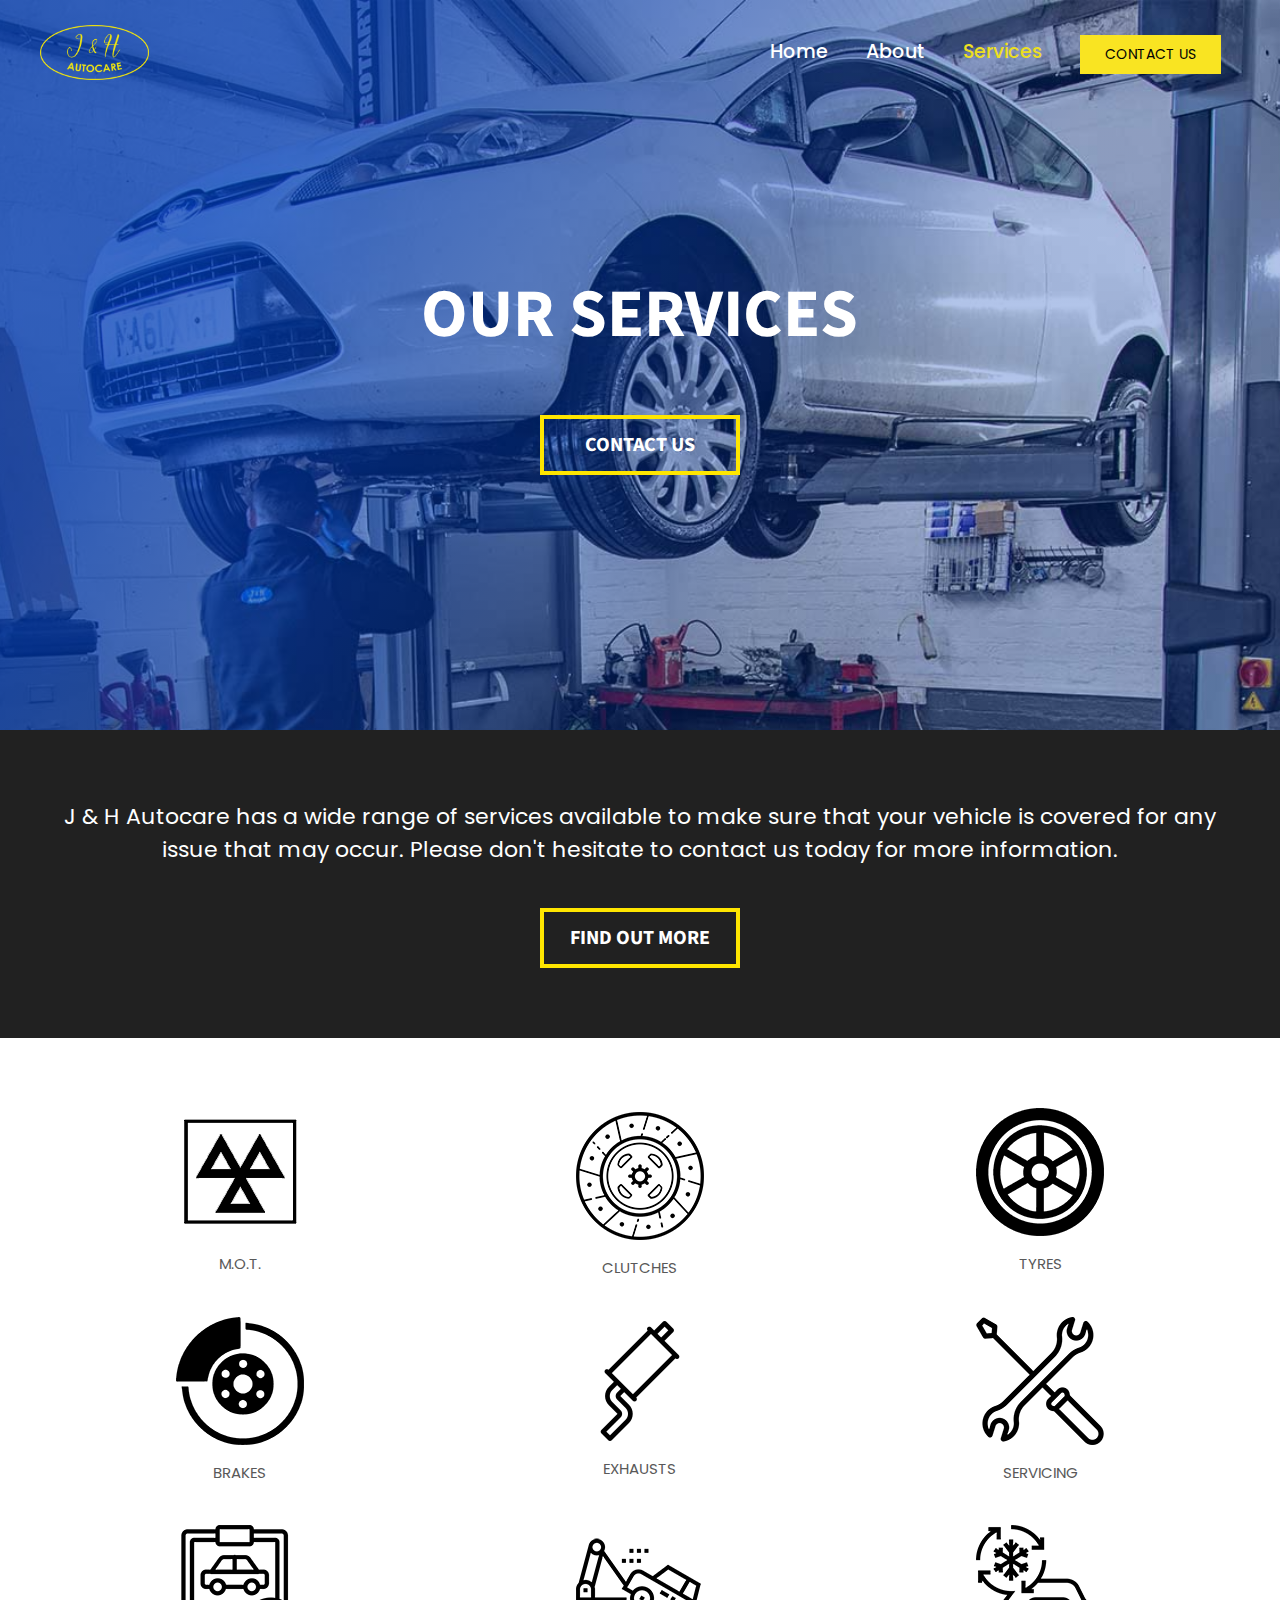
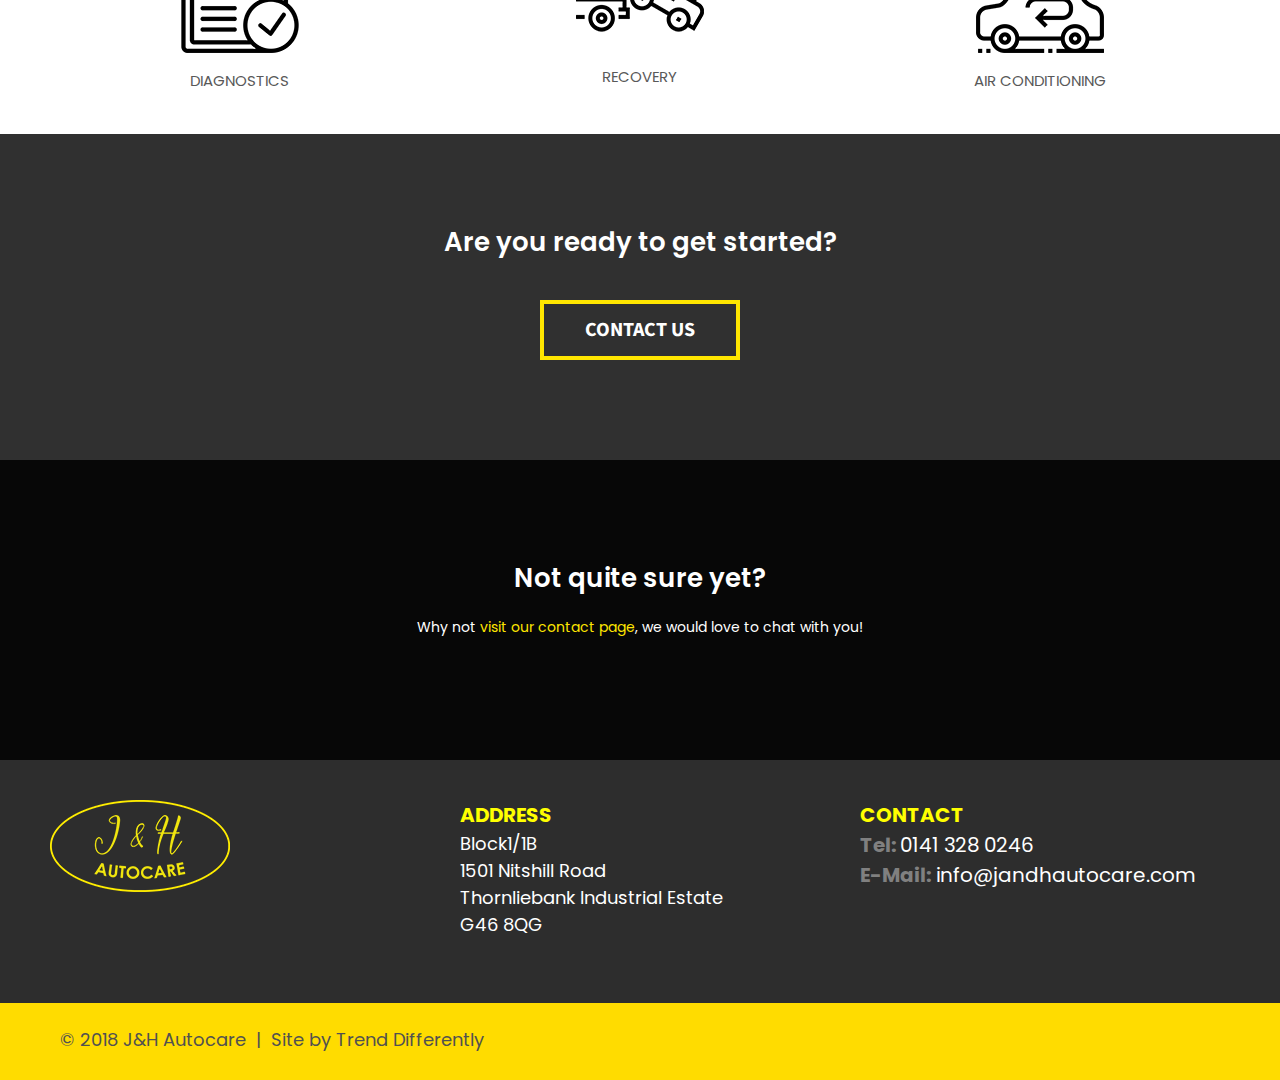
<file: autocare/services/index.html>
﻿<!DOCTYPE html>
<html lang="en-US">

<head>
    <meta charset="UTF-8">
    <meta name="viewport" content="width=device-width, initial-scale=1">

    <title>Services - J &amp; H Autocare Site</title>
  
    <style type="text/css">
        img.wp-smiley,
        img.emoji {
            display: inline !important;
            border: none !important;
            box-shadow: none !important;
            height: 1em !important;
            width: 1em !important;
            margin: 0 .07em !important;
            vertical-align: -0.1em !important;
            background: none !important;
            padding: 0 !important;
        }

    </style>
    <link rel='stylesheet' id='astra-theme-css-css' href='../assets/themes/trend/assets/css/minified/style.min.css?ver=1.6.2' type='text/css' media='all'>
    <style id='astra-theme-css-inline-css' type='text/css'>
        html {
            font-size: 87.5%;
        }

        a,
        .page-title {
            color: #afafaf;
        }

        a:hover,
        a:focus {
            color: #ffffff;
        }

        body,
        button,
        input,
        select,
        textarea {
            font-family: 'Poppins', sans-serif;
            font-weight: 400;
            font-size: 14px;
            font-size: 1rem;
            line-height: 1.5;
        }

        blockquote {
            border-color: rgba(175, 175, 175, 0.05);
        }

        .site-title {
            font-size: 35px;
            font-size: 2.5rem;
        }

        header .site-logo-img .custom-logo-link img {
            max-width: 244px;
        }

        .astra-logo-svg {
            width: 244px;
        }

        .ast-archive-description .ast-archive-title {
            font-size: 40px;
            font-size: 2.8571428571429rem;
        }

        .site-header .site-description {
            font-size: 15px;
            font-size: 1.0714285714286rem;
        }

        .entry-title {
            font-size: 40px;
            font-size: 2.8571428571429rem;
        }

        .comment-reply-title {
            font-size: 23px;
            font-size: 1.6428571428571rem;
        }

        .ast-comment-list #cancel-comment-reply-link {
            font-size: 14px;
            font-size: 1rem;
        }

        h1,
        .entry-content h1,
        .entry-content h1 a {
            font-size: 50px;
            font-size: 3.5714285714286rem;
        }

        h2,
        .entry-content h2,
        .entry-content h2 a {
            font-size: 40px;
            font-size: 2.8571428571429rem;
        }

        h3,
        .entry-content h3,
        .entry-content h3 a {
            font-size: 26px;
            font-size: 1.8571428571429rem;
        }

        h4,
        .entry-content h4,
        .entry-content h4 a {
            font-size: 20px;
            font-size: 1.4285714285714rem;
        }

        h5,
        .entry-content h5,
        .entry-content h5 a {
            font-size: 55px;
            font-size: 3.9285714285714rem;
        }

        h6,
        .entry-content h6,
        .entry-content h6 a {
            font-size: 15px;
            font-size: 1.0714285714286rem;
        }

        .ast-single-post .entry-title,
        .page-title {
            font-size: 30px;
            font-size: 2.1428571428571rem;
        }

        #secondary,
        #secondary button,
        #secondary input,
        #secondary select,
        #secondary textarea {
            font-size: 14px;
            font-size: 1rem;
        }

        ::selection {
            background-color: #b7b7b7;
            color: #000000;
        }

        body,
        h1,
        .entry-title a,
        .entry-content h1,
        .entry-content h1 a,
        h2,
        .entry-content h2,
        .entry-content h2 a,
        h3,
        .entry-content h3,
        .entry-content h3 a,
        h4,
        .entry-content h4,
        .entry-content h4 a,
        h5,
        .entry-content h5,
        .entry-content h5 a,
        h6,
        .entry-content h6,
        .entry-content h6 a {
            color: #595959;
        }

        .tagcloud a:hover,
        .tagcloud a:focus,
        .tagcloud a.current-item {
            color: #000000;
            border-color: #afafaf;
            background-color: #afafaf;
        }

        .main-header-menu a,
        .ast-header-custom-item a {
            color: #595959;
        }

        .main-header-menu li:hover>a,
        .main-header-menu li:hover>.ast-menu-toggle,
        .main-header-menu .ast-masthead-custom-menu-items a:hover,
        .main-header-menu li.focus>a,
        .main-header-menu li.focus>.ast-menu-toggle,
        .main-header-menu .current-menu-item>a,
        .main-header-menu .current-menu-ancestor>a,
        .main-header-menu .current_page_item>a,
        .main-header-menu .current-menu-item>.ast-menu-toggle,
        .main-header-menu .current-menu-ancestor>.ast-menu-toggle,
        .main-header-menu .current_page_item>.ast-menu-toggle {
            color: #afafaf;
        }

        input:focus,
        input[type="text"]:focus,
        input[type="email"]:focus,
        input[type="url"]:focus,
        input[type="password"]:focus,
        input[type="reset"]:focus,
        input[type="search"]:focus,
        textarea:focus {
            border-color: #afafaf;
        }

        input[type="radio"]:checked,
        input[type=reset],
        input[type="checkbox"]:checked,
        input[type="checkbox"]:hover:checked,
        input[type="checkbox"]:focus:checked,
        input[type=range]::-webkit-slider-thumb {
            border-color: #afafaf;
            background-color: #afafaf;
            box-shadow: none;
        }

        .site-footer a:hover+.post-count,
        .site-footer a:focus+.post-count {
            background: #afafaf;
            border-color: #afafaf;
        }

        .footer-adv .footer-adv-overlay {
            border-top-style: solid;
            border-top-color: #7a7a7a;
        }

        .footer-adv-overlay {
            background-color: unset;
            background-image: linear-gradient(to right, rgb(0, 0, 0), rgb(0, 0, 0)), url(https://jandhautocare.com/assets/uploads/2018/03/image10.jpg);
            background-repeat: no-repeat;
            background-position: center center;
            background-size: cover;
            background-attachment: scroll;
        }

        .ast-comment-meta {
            line-height: 1.666666667;
            font-size: 11px;
            font-size: 0.78571428571429rem;
        }

        .single .nav-links .nav-previous,
        .single .nav-links .nav-next,
        .single .ast-author-details .author-title,
        .ast-comment-meta {
            color: #afafaf;
        }

        .menu-toggle,
        button,
        .ast-button,
        .button,
        input#submit,
        input[type="button"],
        input[type="submit"],
        input[type="reset"] {
            border-radius: 0;
            padding: 18px 42px;
            color: #020202;
            border-color: #f9e422;
            background-color: #f9e422;
        }

        button:focus,
        .menu-toggle:hover,
        button:hover,
        .ast-button:hover,
        .button:hover,
        input[type=reset]:hover,
        input[type=reset]:focus,
        input#submit:hover,
        input#submit:focus,
        input[type="button"]:hover,
        input[type="button"]:focus,
        input[type="submit"]:hover,
        input[type="submit"]:focus {
            color: #020202;
            border-color: #ffffff;
            background-color: #ffffff;
        }

        .entry-meta,
        .entry-meta * {
            line-height: 1.45;
            color: #afafaf;
        }

        .entry-meta a:hover,
        .entry-meta a:hover *,
        .entry-meta a:focus,
        .entry-meta a:focus * {
            color: #ffffff;
        }

        blockquote,
        blockquote a {
            color: #0e0e0e;
        }

        .ast-404-layout-1 .ast-404-text {
            font-size: 200px;
            font-size: 14.285714285714rem;
        }

        .widget-title {
            font-size: 20px;
            font-size: 1.4285714285714rem;
            color: #595959;
        }

        #cat option,
        .secondary .calendar_wrap thead a,
        .secondary .calendar_wrap thead a:visited {
            color: #afafaf;
        }

        .secondary .calendar_wrap #today,
        .ast-progress-val span {
            background: #afafaf;
        }

        .secondary a:hover+.post-count,
        .secondary a:focus+.post-count {
            background: #afafaf;
            border-color: #afafaf;
        }

        .calendar_wrap #today>a {
            color: #000000;
        }

        .ast-pagination a,
        .page-links .page-link,
        .single .post-navigation a {
            color: #afafaf;
        }

        .ast-pagination a:hover,
        .ast-pagination a:focus,
        .ast-pagination>span:hover:not(.dots),
        .ast-pagination>span.current,
        .page-links>.page-link,
        .page-links .page-link:hover,
        .post-navigation a:hover {
            color: #ffffff;
        }

        .ast-header-break-point .ast-mobile-menu-buttons-minimal.menu-toggle {
            background: transparent;
            color: #f9e422;
        }

        .ast-header-break-point .ast-mobile-menu-buttons-outline.menu-toggle {
            background: transparent;
            border: 1px solid #f9e422;
            color: #f9e422;
        }

        .ast-header-break-point .ast-mobile-menu-buttons-fill.menu-toggle {
            background: #f9e422;
            color: #020202;
        }

        @media (min-width:545px) {

            .ast-page-builder-template .comments-area,
            .single.ast-page-builder-template .entry-header,
            .single.ast-page-builder-template .post-navigation {
                max-width: 1240px;
                margin-left: auto;
                margin-right: auto;
            }
        }

        body,
        .ast-separate-container {
            background-color: #141414;
        }

        @media (max-width:768px) {
            .ast-archive-description .ast-archive-title {
                font-size: 40px;
            }

            .entry-title {
                font-size: 30px;
            }

            h1,
            .entry-content h1,
            .entry-content h1 a {
                font-size: 30px;
            }

            h2,
            .entry-content h2,
            .entry-content h2 a {
                font-size: 25px;
            }

            h3,
            .entry-content h3,
            .entry-content h3 a {
                font-size: 20px;
            }

            .ast-single-post .entry-title,
            .page-title {
                font-size: 30px;
            }

            #masthead .site-logo-img .custom-logo-link img {
                max-width: 91px;
            }

            .astra-logo-svg {
                width: 91px;
            }

            .ast-header-break-point .site-logo-img .custom-mobile-logo-link img {
                max-width: 91px;
            }
        }

        @media (max-width:544px) {
            .ast-archive-description .ast-archive-title {
                font-size: 40px;
            }

            .entry-title {
                font-size: 30px;
            }

            h1,
            .entry-content h1,
            .entry-content h1 a {
                font-size: 30px;
            }

            h2,
            .entry-content h2,
            .entry-content h2 a {
                font-size: 25px;
            }

            h3,
            .entry-content h3,
            .entry-content h3 a {
                font-size: 20px;
            }

            .ast-single-post .entry-title,
            .page-title {
                font-size: 30px;
            }

            .ast-header-break-point .site-branding img,
            .ast-header-break-point #masthead .site-logo-img .custom-logo-link img {
                max-width: 149px;
            }

            .astra-logo-svg {
                width: 149px;
            }

            .ast-header-break-point .site-logo-img .custom-mobile-logo-link img {
                max-width: 149px;
            }
        }

        @media (max-width:768px) {
            html {
                font-size: 79.8%;
            }
        }

        @media (max-width:544px) {
            html {
                font-size: 79.8%;
            }
        }

        @media (min-width:769px) {
            .ast-container {
                max-width: 1240px;
            }
        }

        @font-face {
            font-family: "Astra";
            src: url(../assets/themes/trend/assets/fonts/astra.woff) format("woff"), url(../assets/themes/trend/assets/fonts/astra.ttf) format("truetype"), url(../assets/themes/trend/assets/fonts/astra.svg) format("svg");
            font-weight: normal;
            font-style: normal;
        }

        @media (max-width:921px) {
            .main-header-bar .main-header-bar-navigation {
                display: none;
            }
        }

        .ast-desktop .main-header-menu.submenu-with-border .sub-menu,
        .ast-desktop .main-header-menu.submenu-with-border .children,
        .ast-desktop .main-header-menu.submenu-with-border .astra-full-megamenu-wrapper {
            border-color: #eaeaea;
        }

        .ast-desktop .main-header-menu.submenu-with-border .sub-menu,
        .ast-desktop .main-header-menu.submenu-with-border .children {
            border-top-width: 0px;
            border-right-width: 0px;
            border-left-width: 0px;
            border-bottom-width: 0px;
            border-style: solid;
        }

        .ast-desktop .main-header-menu.submenu-with-border .sub-menu .sub-menu,
        .ast-desktop .main-header-menu.submenu-with-border .children .children {
            top: -0px;
        }

        .ast-desktop .main-header-menu.submenu-with-border .sub-menu a,
        .ast-desktop .main-header-menu.submenu-with-border .children a {
            border-bottom-width: 0px;
            border-style: solid;
            border-color: #eaeaea;
        }

        @media (min-width:769px) {

            .main-header-menu .sub-menu li.ast-left-align-sub-menu:hover>ul,
            .main-header-menu .sub-menu li.ast-left-align-sub-menu.focus>ul {
                margin-left: -0px;
            }
        }

        @media (max-width:920px) {
            .ast-404-layout-1 .ast-404-text {
                font-size: 100px;
                font-size: 7.1428571428571rem;
            }
        }

        .ast-header-break-point .site-header {
            border-bottom-width: 0px;
        }

        @media (min-width:769px) {
            .main-header-bar {
                border-bottom-width: 0px;
            }
        }

        .ast-flex {
            -webkit-align-content: center;
            -ms-flex-line-pack: center;
            align-content: center;
            -webkit-box-align: center;
            -webkit-align-items: center;
            -moz-box-align: center;
            -ms-flex-align: center;
            align-items: center;
        }

        .main-header-bar {
            padding: 1em 0;
        }

        .ast-site-identity {
            padding: 0;
        }

        .ast-theme-transparent-header #masthead .site-logo-img .transparent-custom-logo .astra-logo-svg {
            width: 109px;
        }

        .ast-theme-transparent-header #masthead .site-logo-img .transparent-custom-logo img {
            max-width: 109px;
        }

        @media (max-width:768px) {
            .ast-theme-transparent-header #masthead .site-logo-img .transparent-custom-logo .astra-logo-svg {
                width: 115px;
            }

            .ast-theme-transparent-header #masthead .site-logo-img .transparent-custom-logo img {
                max-width: 115px;
            }
        }

        @media (max-width:543px) {
            .ast-theme-transparent-header #masthead .site-logo-img .transparent-custom-logo .astra-logo-svg {
                width: 94px;
            }

            .ast-theme-transparent-header #masthead .site-logo-img .transparent-custom-logo img {
                max-width: 94px;
            }
        }

        @media (min-width:769px) {
            .ast-theme-transparent-header #masthead {
                position: absolute;
                left: 0;
                right: 0;
            }

            .ast-theme-transparent-header .main-header-bar,
            .ast-theme-transparent-header.ast-header-break-point .main-header-bar {
                background: none;
            }

            body.elementor-editor-active.ast-theme-transparent-header #masthead,
            .fl-builder-edit .ast-theme-transparent-header #masthead,
            body.vc_editor.ast-theme-transparent-header #masthead {
                z-index: 0;
            }

            .ast-header-break-point.ast-replace-site-logo-transparent.ast-theme-transparent-header .ast-mobile-header-logo {
                display: none;
            }

            .ast-header-break-point.ast-replace-site-logo-transparent.ast-theme-transparent-header .transparent-custom-logo .custom-logo {
                display: inline-block;
            }

            .ast-theme-transparent-header .ast-above-header {
                background-image: none;
                background-color: transparent;
            }

            .ast-theme-transparent-header .ast-below-header {
                background-image: none;
                background-color: transparent;
            }
        }

        .ast-theme-transparent-header .main-header-menu,
        .ast-theme-transparent-header .main-header-menu a,
        .ast-theme-transparent-header .ast-masthead-custom-menu-items,
        .ast-theme-transparent-header .ast-masthead-custom-menu-items a,
        .ast-theme-transparent-header .main-header-menu li>.ast-menu-toggle,
        .ast-theme-transparent-header .main-header-menu li>.ast-menu-toggle {
            color: #ffffff;
        }

        .ast-theme-transparent-header .main-header-menu li:hover>a,
        .ast-theme-transparent-header .main-header-menu li:hover>.ast-menu-toggle,
        .ast-theme-transparent-header .main-header-menu .ast-masthead-custom-menu-items a:hover,
        .ast-theme-transparent-header .main-header-menu .focus>a,
        .ast-theme-transparent-header .main-header-menu .focus>.ast-menu-toggle,
        .ast-theme-transparent-header .main-header-menu .current-menu-item>a,
        .ast-theme-transparent-header .main-header-menu .current-menu-ancestor>a,
        .ast-theme-transparent-header .main-header-menu .current_page_item>a,
        .ast-theme-transparent-header .main-header-menu .current-menu-item>.ast-menu-toggle,
        .ast-theme-transparent-header .main-header-menu .current-menu-ancestor>.ast-menu-toggle,
        .ast-theme-transparent-header .main-header-menu .current_page_item>.ast-menu-toggle {
            color: #eddf21;
        }

        @media (max-width:768px) {
            .ast-theme-transparent-header #masthead {
                position: absolute;
                left: 0;
                right: 0;
            }

            .ast-theme-transparent-header .main-header-bar,
            .ast-theme-transparent-header.ast-header-break-point .main-header-bar {
                background: none;
            }

            body.elementor-editor-active.ast-theme-transparent-header #masthead,
            .fl-builder-edit .ast-theme-transparent-header #masthead,
            body.vc_editor.ast-theme-transparent-header #masthead {
                z-index: 0;
            }

            .ast-header-break-point.ast-replace-site-logo-transparent.ast-theme-transparent-header .ast-mobile-header-logo {
                display: none;
            }

            .ast-header-break-point.ast-replace-site-logo-transparent.ast-theme-transparent-header .transparent-custom-logo .custom-logo {
                display: inline-block;
            }

            .ast-theme-transparent-header .ast-above-header {
                background-image: none;
                background-color: transparent;
            }

            .ast-theme-transparent-header .ast-below-header {
                background-image: none;
                background-color: transparent;
            }
        }

        @media (max-width:768px) {

            .ast-theme-transparent-header .main-header-bar,
            .ast-theme-transparent-header.ast-header-break-point .main-header-menu,
            .ast-theme-transparent-header.ast-header-break-point .main-header-bar {
                background-color: rgba(25, 65, 183, 0.98);
            }

            .ast-theme-transparent-header .main-header-bar .ast-search-menu-icon form {
                background-color: rgba(25, 65, 183, 0.98);
            }

            .ast-theme-transparent-header .ast-above-header,
            .ast-theme-transparent-header .ast-below-header {
                background-color: rgba(25, 65, 183, 0.98);
            }
        }

        @media (max-width:544px) {

            .ast-theme-transparent-header .main-header-bar,
            .ast-theme-transparent-header.ast-header-break-point .main-header-menu,
            .ast-theme-transparent-header.ast-header-break-point .main-header-bar {
                background-color: rgba(25, 65, 183, 0.98);
            }

            .ast-theme-transparent-header .main-header-bar .ast-search-menu-icon form {
                background-color: rgba(25, 65, 183, 0.98);
            }

            .ast-theme-transparent-header .ast-above-header,
            .ast-theme-transparent-header .ast-below-header {
                background-color: rgba(25, 65, 183, 0.98);
            }
        }

        .ast-theme-transparent-header .main-header-bar,
        .ast-theme-transparent-header .site-header {
            border-bottom-width: 0;
        }

    </style>
    <link rel='stylesheet' id='astra-google-fonts-css' href='//fonts.googleapis.com/css?family=Poppins%3A400%2C500%2C600%7CHerr+Von+Muellerhoff%3A400&ver=1.6.2' type='text/css' media='all'>
    <link rel='stylesheet' id='wp-block-library-css' href='../includes/css/dist/block-library/style.min.css?ver=5.2.2' type='text/css' media='all'>
    <link rel='stylesheet' id='font-awesome-css' href='https://maxcdn.bootstrapcdn.com/font-awesome/4.7.0/css/font-awesome.min.css?ver=2.2.0.2' type='text/css' media='all'>
    <link rel='stylesheet' id='fl-builder-layout-2911-css' href='../assets/uploads/bb-plugin/cache/2911-layout.css?ver=6f65bd44e509d2bec2372fa398fffe5e' type='text/css' media='all'>
    <link rel='stylesheet' id='sow-button-base-css' href='../assets/cores/so-widgets-bundle/widgets/button/css/style.css?ver=1.15.7' type='text/css' media='all'>
    <link rel='stylesheet' id='sow-button-wire-16df535b76a4-css' href='../assets/uploads/siteorigin-widgets/sow-button-wire-16df535b76a4.css?ver=5.2.2' type='text/css' media='all'>
    <link rel='stylesheet' id='sow-social-media-buttons-wire-bb5858157201-css' href='../assets/uploads/siteorigin-widgets/sow-social-media-buttons-wire-bb5858157201.css?ver=5.2.2' type='text/css' media='all'>
    <link rel='stylesheet' id='astra-addon-css-0-css' href='../assets/cores/jquery-addon/addons/blog-pro/assets/css/minified/style.min.css?ver=1.6.7' type='text/css' media='all'>
    <link rel='stylesheet' id='astra-addon-css-1-css' href='../assets/cores/jquery-addon/addons/blog-pro/assets/css/minified/blog-layout-1.min.css?ver=1.6.7' type='text/css' media='all'>
    <link rel='stylesheet' id='astra-addon-css-2-css' href='../assets/cores/jquery-addon/addons/advanced-hooks/assets/css/minified/hooks-sticky-header-footer.min.css?ver=1.6.7' type='text/css' media='all'>
    <link rel='stylesheet' id='astra-addon-css-3-css' href='../assets/cores/jquery-addon/addons/advanced-hooks/assets/css/minified/style.min.css?ver=1.6.7' type='text/css' media='all'>
    <link rel='stylesheet' id='astra-addon-css-4-css' href='../assets/cores/jquery-addon/addons/header-sections/assets/css/minified/style.min.css?ver=1.6.7' type='text/css' media='all'>
    <link rel='stylesheet' id='astra-addon-css-5-css' href='../assets/cores/jquery-addon/addons/site-layouts/assets/css/minified/style.min.css?ver=1.6.7' type='text/css' media='all'>
    <link rel='stylesheet' id='astra-addon-css-6-css' href='../assets/cores/jquery-addon/addons/sticky-header/assets/css/minified/style.min.css?ver=1.6.7' type='text/css' media='all'>
    <link rel='stylesheet' id='astra-addon-css-7-css' href='../assets/cores/jquery-addon/addons/scroll-to-top/assets/css/minified/style.min.css?ver=1.6.7' type='text/css' media='all'>
    <link rel='stylesheet' id='astra-addon-css-8-css' href='../assets/cores/jquery-addon/addons/mobile-header/assets/css/minified/fullscreen-menu-common.min.css?ver=1.6.7' type='text/css' media='all'>
    <link rel='stylesheet' id='astra-addon-css-9-css' href='../assets/cores/jquery-addon/addons/mobile-header/assets/css/minified/primary-menu-fullscreen.min.css?ver=1.6.7' type='text/css' media='all'>
    <link rel='stylesheet' id='astra-addon-css-10-css' href='../assets/cores/jquery-addon/addons/nav-menu/assets/css/minified/mega-menu.min.css?ver=1.6.7' type='text/css' media='all'>
    <link rel='stylesheet' id='astra-addon-css-css' href='../assets/cores/jquery-addon/addons/advanced-search/assets/css/minified/style.min.css?ver=1.6.7' type='text/css' media='all'>
    <style id='astra-addon-css-inline-css' type='text/css'>
        .ast-theme-transparent-header .ast-above-header-navigation li.current-menu-item>a,
        .ast-theme-transparent-header .ast-above-header-navigation li.current-menu-ancestor>a {
            color: #eddf21;
        }

        .ast-theme-transparent-header .ast-above-header-navigation li:hover>a {
            color: #eddf21;
        }

        .ast-theme-transparent-header .ast-above-header-navigation a {
            color: #ffffff;
        }

        @media (max-width:768px) {
            .ast-theme-transparent-header .ast-above-header .ast-search-menu-icon form {
                background-color: rgba(25, 65, 183, 0.98);
            }

            .ast-theme-transparent-header .ast-above-header .slide-search .search-field {
                background-color: rgba(25, 65, 183, 0.98);
            }

            .ast-theme-transparent-header .ast-above-header .slide-search .search-field:focus {
                background-color: rgba(25, 65, 183, 0.98);
            }
        }

        @media (max-width:544px) {
            .ast-theme-transparent-header .ast-above-header .ast-search-menu-icon form {
                background-color: rgba(25, 65, 183, 0.98);
            }

            .ast-theme-transparent-header .ast-above-header .slide-search .search-field {
                background-color: rgba(25, 65, 183, 0.98);
            }

            .ast-theme-transparent-header .ast-above-header .slide-search .search-field:focus {
                background-color: rgba(25, 65, 183, 0.98);
            }
        }

        .ast-theme-transparent-header .ast-below-header-menu,
        .ast-theme-transparent-header .ast-below-header-menu a {
            color: #ffffff;
        }

        .ast-theme-transparent-header .ast-below-header-menu li:hover>a,
        .ast-theme-transparent-header .ast-below-header-menu li:focus>a,
        .ast-theme-transparent-header .ast-below-header-menu li.focus>a {
            color: #eddf21;
        }

        .ast-theme-transparent-header .ast-below-header-menu li.current-menu-ancestor>a,
        .ast-theme-transparent-header .ast-below-header-menu li.current-menu-item>a,
        .ast-theme-transparent-header .ast-below-header-menu li.current-menu-ancestor>.ast-menu-toggle,
        .ast-theme-transparent-header .ast-below-header-menu li.current-menu-item>.ast-menu-toggle,
        .ast-theme-transparent-header .ast-below-header-menu .sub-menu li.current-menu-ancestor:hover>a,
        .ast-theme-transparent-header .ast-below-header-menu .sub-menu li.current-menu-ancestor:focus>a,
        .ast-theme-transparent-header .ast-below-header-menu .sub-menu li.current-menu-ancestor.focus>a,
        .ast-theme-transparent-header .ast-below-header-menu .sub-menu li.current-menu-item:hover>a,
        .ast-theme-transparent-header .ast-below-header-menu .sub-menu li.current-menu-item:focus>a,
        .ast-theme-transparent-header .ast-below-header-menu .sub-menu li.current-menu-item.focus>a,
        .ast-theme-transparent-header .ast-below-header-menu .sub-menu li.current-menu-ancestor:hover>.ast-menu-toggle,
        .ast-theme-transparent-header .ast-below-header-menu .sub-menu li.current-menu-ancestor:focus>.ast-menu-toggle,
        .ast-theme-transparent-header .ast-below-header-menu .sub-menu li.current-menu-ancestor.focus>.ast-menu-toggle,
        .ast-theme-transparent-header .ast-below-header-menu .sub-menu li.current-menu-item:hover>.ast-menu-toggle,
        .ast-theme-transparent-header .ast-below-header-menu .sub-menu li.current-menu-item:focus>.ast-menu-toggle,
        .ast-theme-transparent-header .ast-below-header-menu .sub-menu li.current-menu-item.focus>.ast-menu-toggle {
            color: #eddf21;
        }

        @media (max-width:768px) {
            .ast-theme-transparent-header .ast-below-header .ast-search-menu-icon form {
                background-color: rgba(25, 65, 183, 0.98);
            }

            .ast-theme-transparent-header .ast-below-header .slide-search .search-field {
                background-color: rgba(25, 65, 183, 0.98);
            }

            .ast-theme-transparent-header .ast-below-header .slide-search .search-field:focus {
                background-color: rgba(25, 65, 183, 0.98);
            }
        }

        @media (max-width:544px) {
            .ast-theme-transparent-header .ast-below-header .ast-search-menu-icon form {
                background-color: rgba(25, 65, 183, 0.98);
            }

            .ast-theme-transparent-header .ast-below-header .slide-search .search-field {
                background-color: rgba(25, 65, 183, 0.98);
            }

            .ast-theme-transparent-header .ast-below-header .slide-search .search-field:focus {
                background-color: rgba(25, 65, 183, 0.98);
            }
        }

        .ast-article-post .ast-date-meta .posted-on,
        .ast-article-post .ast-date-meta .posted-on * {
            background: #afafaf;
            color: #000000;
        }

        .ast-article-post .ast-date-meta .posted-on .date-month,
        .ast-article-post .ast-date-meta .posted-on .date-year {
            color: #000000;
        }

        .ast-load-more:hover {
            color: #000000;
            border-color: #afafaf;
            background-color: #afafaf;
        }

        .ast-loader>div {
            background-color: #afafaf;
        }

        .ast-separate-container .blog-layout-1,
        .ast-separate-container .blog-layout-2,
        .ast-separate-container .blog-layout-3 {
            background-color: transparent;
            background-image: none;
        }

        .ast-separate-container .ast-article-post {
            background-color: #020202;
        }

        .ast-separate-container .ast-article-single,
        .ast-separate-container .comment-respond,
        .ast-separate-container .ast-comment-list li,
        .ast-separate-container .ast-woocommerce-container,
        .ast-separate-container .error-404,
        .ast-separate-container .no-results,
        .single.ast-separate-container .ast-author-meta,
        .ast-separate-container .related-posts-title-wrapper,
        .ast-separate-container.ast-two-container #secondary .widget,
        .ast-separate-container .comments-count-wrapper,
        .ast-box-layout.ast-plain-container .site-content,
        .ast-padded-layout.ast-plain-container .site-content {
            background-color: #020202;
        }

        .main-header-menu .current-menu-item>a,
        .main-header-menu .current-menu-ancestor>a,
        .main-header-menu .current_page_item>a {
            color: #ffe900;
        }

        .main-header-menu a:hover,
        .ast-header-custom-item a:hover,
        .main-header-menu li:hover>a,
        .main-header-menu li.focus>a {
            color: #f9e000;
        }

        .main-header-menu .ast-masthead-custom-menu-items a:hover,
        .main-header-menu li:hover>.ast-menu-toggle,
        .main-header-menu li.focus>.ast-menu-toggle {
            color: #f9e000;
        }

        .main-header-menu,
        .main-header-menu a,
        .ast-header-custom-item,
        .ast-header-custom-item a,
        .ast-masthead-custom-menu-items,
        .ast-masthead-custom-menu-items a {
            color: #ffffff;
        }

        @media (max-width:768px) {
            .main-header-bar {
                background-color: rgba(25, 65, 183, 0.97);
            }
        }

        @media (max-width:544px) {
            .main-header-bar {
                background-color: rgba(25, 65, 183, 0.97);
            }
        }

        @media (max-width:768px) {
            .ast-header-break-point .main-header-menu {
                background-color: rgba(25, 65, 183, 0.97);
            }
        }

        @media (max-width:544px) {
            .ast-header-break-point .main-header-menu {
                background-color: rgba(25, 65, 183, 0.97);
            }
        }

        .footer-adv .widget-title,
        .footer-adv .widget-title a.rsswidget,
        .ast-no-widget-row .widget-title {
            font-family: 'Poppins', sans-serif;
            text-transform: inherit;
        }

        .footer-adv .widget>*:not(.widget-title) {
            font-family: 'Poppins', sans-serif;
        }

        .footer-adv-overlay {
            padding-top: 50px;
            padding-bottom: 50px;
        }

        @media (min-width:769px) {
            .ast-container {
                max-width: 1240px;
            }
        }

        @media (min-width:993px) {
            .ast-container {
                max-width: 1240px;
            }
        }

        @media (min-width:1201px) {
            .ast-container {
                max-width: 1240px;
            }
        }

        .ast-default-menu-enable.ast-main-header-nav-open.ast-header-break-point .main-header-bar,
        .ast-main-header-nav-open .main-header-bar {
            padding-bottom: 0;
        }

        .ast-fullscreen-menu-enable.ast-header-break-point .main-header-bar .main-header-bar-navigation .main-header-menu>.page_item_has_children>.ast-menu-toggle,
        .ast-fullscreen-menu-enable.ast-header-break-point .main-header-bar .main-header-bar-navigation .main-header-menu>.menu-item-has-children>.ast-menu-toggle {
            right: 0;
        }

        .ast-fullscreen-menu-enable.ast-header-break-point .main-header-bar .main-header-bar-navigation ul.sub-menu .menu-item-has-children>.ast-menu-toggle,
        .ast-fullscreen-menu-enable.ast-header-break-point .main-header-bar .main-header-bar-navigation ul.children .page_item_has_children>.ast-menu-toggle {
            right: 0;
        }

        .ast-fullscreen-menu-enable.ast-header-break-point .ast-above-header-menu ul.sub-menu li.menu-item-has-children>a,
        .ast-default-menu-enable.ast-header-break-point .ast-above-header-menu ul.sub-menu li.menu-item-has-children>a,
        .ast-flyout-menu-enable.ast-header-break-point .ast-above-header-menu ul.sub-menu li.menu-item-has-children>a {
            padding-right: 0;
        }

        .ast-fullscreen-menu-enable.ast-header-break-point .ast-below-header-menu ul.sub-menu li.menu-item-has-children>a,
        .ast-default-menu-enable.ast-header-break-point .ast-below-header-menu ul.sub-menu li.menu-item-has-children>a,
        .ast-flyout-menu-enable.ast-header-break-point .ast-below-header-menu ul.sub-menu li.menu-item-has-children>a {
            padding-right: 0;
        }

        .ast-fullscreen-below-menu-enable.ast-header-break-point .ast-below-header-enabled .ast-below-header-navigation ul.ast-below-header-menu li.menu-item-has-children>a,
        .ast-default-below-menu-enable.ast-header-break-point .ast-below-header-enabled .ast-below-header-navigation ul.ast-below-header-menu li.menu-item-has-children>a,
        .ast-flyout-below-menu-enable.ast-header-break-point .ast-below-header-enabled .ast-below-header-navigation ul.ast-below-header-menu li.menu-item-has-children>a {
            padding-right: 0;
        }

        .ast-fullscreen-below-menu-enable.ast-header-break-point .ast-below-header-navigation .menu-item-has-children>.ast-menu-toggle,
        .ast-fullscreen-below-menu-enable.ast-header-break-point .ast-below-header-menu-items .menu-item-has-children>.ast-menu-toggle {
            right: 0;
        }

        .ast-fullscreen-below-menu-enable .ast-below-header-enabled .ast-below-header-navigation ul.ast-below-header-menu li.menu-item-has-children ul.sub-menu .ast-menu-toggle {
            right: 0;
        }

        .ast-fullscreen-above-menu-enable.ast-header-break-point .ast-above-header-enabled .ast-above-header-navigation ul.ast-above-header-menu li.menu-item-has-children>a,
        .ast-default-above-menu-enable.ast-header-break-point .ast-above-header-enabled .ast-above-header-navigation ul.ast-above-header-menu li.menu-item-has-children>a,
        .ast-flyout-above-menu-enable.ast-header-break-point .ast-above-header-enabled .ast-above-header-navigation ul.ast-above-header-menu li.menu-item-has-children>a {
            padding-right: 0;
        }

        .ast-fullscreen-above-menu-enable.ast-header-break-point .ast-above-header-navigation .menu-item-has-children>.ast-menu-toggle,
        .ast-fullscreen-above-menu-enable.ast-header-break-point .ast-above-header-menu-items .menu-item-has-children>.ast-menu-toggle {
            right: 0;
        }

        .ast-fullscreen-above-menu-enable .ast-above-header-enabled .ast-above-header-navigation ul.ast-above-header-menu li.menu-item-has-children ul.sub-menu .ast-menu-toggle {
            right: 0;
        }

        .ast-no-sidebar.ast-separate-container .entry-content .alignfull {
            margin-right: -;
            margin-left: -;
        }

        @media (max-width:768px) {

            .main-header-bar,
            .ast-header-break-point .main-header-bar,
            .ast-header-break-point .header-main-layout-2 .main-header-bar {
                padding-top: 1.5em;
                padding-bottom: 1.5em;
            }

            .ast-default-menu-enable.ast-main-header-nav-open.ast-header-break-point .main-header-bar,
            .ast-main-header-nav-open .main-header-bar {
                padding-bottom: 0;
            }

            .main-navigation ul li a,
            .ast-header-break-point .main-navigation ul li a,
            .ast-header-break-point li.ast-masthead-custom-menu-items,
            li.ast-masthead-custom-menu-items {
                padding-top: 0px;
                padding-right: 20px;
                padding-bottom: 0px;
                padding-left: 20px;
            }

            .ast-header-break-point .main-header-bar .main-header-bar-navigation .page_item_has_children>.ast-menu-toggle,
            .ast-header-break-point .main-header-bar .main-header-bar-navigation .menu-item-has-children>.ast-menu-toggle {
                top: 0px;
                right: calc(20px - 0.907em);
            }

            .ast-fullscreen-menu-enable.ast-header-break-point .main-header-bar .main-header-bar-navigation .main-header-menu>.page_item_has_children>.ast-menu-toggle,
            .ast-fullscreen-menu-enable.ast-header-break-point .main-header-bar .main-header-bar-navigation .main-header-menu>.menu-item-has-children>.ast-menu-toggle {
                right: 0;
            }

            .ast-flyout-menu-enable.ast-header-break-point .main-header-bar .main-header-bar-navigation .main-header-menu>.page_item_has_children>.ast-menu-toggle,
            .ast-flyout-menu-enable.ast-header-break-point .main-header-bar .main-header-bar-navigation .main-header-menu>.menu-item-has-children>.ast-menu-toggle {
                right: calc(20px - 0.907em);
            }

            .ast-flyout-menu-enable.ast-header-break-point .main-header-bar .main-header-bar-navigation .page_item_has_children>.ast-menu-toggle,
            .ast-flyout-menu-enable.ast-header-break-point .main-header-bar .main-header-bar-navigation .menu-item-has-children>.ast-menu-toggle {
                top: 0px;
            }

            .ast-desktop .main-navigation .ast-mm-template-content,
            .ast-desktop .main-navigation .ast-mm-custom-text-content,
            .main-navigation ul.sub-menu li a,
            .main-navigation ul.children li a,
            .ast-header-break-point .main-navigation ul.sub-menu li a,
            .ast-header-break-point .main-navigation ul.children li a {
                padding-top: 0px;
                padding-right: 0;
                padding-bottom: 0px;
                padding-left: 30px;
            }

            .ast-header-break-point .main-navigation ul.children li li a,
            .ast-header-break-point .main-navigation ul.sub-menu li li a {
                padding-left: calc(30px + 10px);
            }

            .ast-header-break-point .main-navigation ul.children li li li a,
            .ast-header-break-point .main-navigation ul.sub-menu li li li a {
                padding-left: calc(30px + 20px);
            }

            .ast-header-break-point .main-navigation ul.children li li li li a,
            .ast-header-break-point .main-navigation ul.sub-menu li li li li a {
                padding-left: calc(30px + 30px);
            }

            .ast-header-break-point .main-navigation ul.children li li li li li a,
            .ast-header-break-point .main-navigation ul.sub-menu li li li li li a {
                padding-left: calc(30px + 40px);
            }

            .ast-header-break-point .main-header-bar .main-header-bar-navigation ul.sub-menu .menu-item-has-children>.ast-menu-toggle,
            .ast-header-break-point .main-header-bar .main-header-bar-navigation ul.children .page_item_has_children>.ast-menu-toggle {
                top: 0px;
                right: calc(20px - 0.907em);
            }

            .ast-fullscreen-menu-enable.ast-header-break-point .main-header-bar .main-header-bar-navigation ul.sub-menu .menu-item-has-children>.ast-menu-toggle {
                margin-right: 20px;
                right: 0;
            }

            .ast-flyout-menu-enable.ast-header-break-point .main-header-bar .main-header-bar-navigation ul.sub-menu .menu-item-has-children>.ast-menu-toggle,
            .ast-flyout-menu-enable.ast-header-break-point .main-header-bar .main-header-bar-navigation ul.children .page_item_has_children>.ast-menu-toggle {
                right: calc(20px - 0.907em);
            }

            .ast-flyout-menu-enable.ast-header-break-point .main-header-bar .main-header-bar-navigation .page_item_has_children .children .ast-menu-toggle,
            .ast-flyout-menu-enable.ast-header-break-point .main-header-bar .main-header-bar-navigation .menu-item-has-children .sub-menu .ast-menu-toggle {
                top: 0px;
            }

            .ast-fullscreen-menu-enable.ast-header-break-point .main-navigation ul.sub-menu li.menu-item-has-children>a,
            .ast-fullscreen-menu-enable.ast-header-break-point .main-navigation ul.sub-menu li.page_item_has_children>a,
            .ast-default-menu-enable.ast-header-break-point .main-navigation ul.sub-menu li.menu-item-has-children>a,
            .ast-default-menu-enable.ast-header-break-point .main-navigation ul.sub-menu li.page_item_has_children>a,
            .ast-flyout-menu-enable.ast-header-break-point .main-navigation ul.sub-menu li.menu-item-has-children>a,
            .ast-flyout-menu-enable.ast-header-break-point .main-navigation ul.sub-menu li.page_item_has_children>a {
                padding-top: 0px;
                padding-bottom: 0px;
                padding-left: 30px;
            }

            .ast-fullscreen-menu-enable.ast-header-break-point .ast-above-header-menu ul.sub-menu li.menu-item-has-children>a,
            .ast-default-menu-enable.ast-header-break-point .ast-above-header-menu ul.sub-menu li.menu-item-has-children>a,
            .ast-flyout-menu-enable.ast-header-break-point .ast-above-header-menu ul.sub-menu li.menu-item-has-children>a {
                padding-right: 0;
                padding-top: 0px;
                padding-bottom: 0px;
                padding-left: 30px;
            }

            .ast-fullscreen-menu-enable.ast-header-break-point .ast-below-header-menu ul.sub-menu li.menu-item-has-children>a,
            .ast-default-menu-enable.ast-header-break-point .ast-below-header-menu ul.sub-menu li.menu-item-has-children>a,
            .ast-flyout-menu-enable.ast-header-break-point .ast-below-header-menu ul.sub-menu li.menu-item-has-children>a {
                padding-right: 0;
                padding-top: 0px;
                padding-bottom: 0px;
                padding-left: 30px;
            }

            .ast-fullscreen-menu-enable.ast-header-break-point .ast-below-header-menu ul a,
            .ast-fullscreen-menu-enable.ast-header-break-point .ast-header-break-point .ast-below-header-actual-nav ul.sub-menu li a,
            .ast-fullscreen-menu-enable.ast-header-break-point .ast-below-header-navigation ul.sub-menu li a,
            .ast-fullscreen-menu-enable.ast-header-break-point .ast-below-header-menu-items ul.sub-menu li a,
            .ast-fullscreen-menu-enable.ast-header-break-point .main-navigation ul.sub-menu li a {
                padding-top: 0px;
                padding-bottom: 0px;
                padding-left: 30px;
            }

            .ast-below-header,
            .ast-header-break-point .ast-below-header {
                padding-top: 1em;
                padding-bottom: 1em;
            }

            .ast-below-header-menu a,
            .below-header-nav-padding-support .below-header-section-1 .below-header-menu>li>a,
            .below-header-nav-padding-support .below-header-section-2 .below-header-menu>li>a,
            .ast-header-break-point .ast-below-header-actual-nav>ul>li>a {
                padding-top: 0px;
                padding-right: 20px;
                padding-bottom: 0px;
                padding-left: 20px;
            }

            .ast-desktop .ast-below-header-menu .ast-mm-template-content,
            .ast-desktop .ast-below-header-menu .ast-mm-custom-text-content,
            .ast-below-header-menu ul a,
            .ast-header-break-point .ast-below-header-actual-nav ul.sub-menu li a {
                padding-top: 0px;
                padding-right: 20px;
                padding-bottom: 0px;
                padding-left: 20px;
            }

            .ast-header-break-point .ast-below-header-actual-nav ul.sub-menu li li a,
            .ast-header-break-point .ast-below-header-menu-items ul.sub-menu li li a {
                padding-left: calc(20px + 10px);
            }

            .ast-header-break-point .ast-below-header-actual-nav ul.sub-menu li li li a,
            .ast-header-break-point .ast-below-header-menu-items ul.sub-menu li li li a {
                padding-left: calc(20px + 20px);
            }

            .ast-header-break-point .ast-below-header-actual-nav ul.sub-menu li li li li a,
            .ast-header-break-point .ast-below-header-menu-items ul.sub-menu li li li li a {
                padding-left: calc(20px + 30px);
            }

            .ast-header-break-point .ast-below-header-actual-nav ul.sub-menu li li li li li a,
            .ast-header-break-point .ast-below-header-menu-items ul.sub-menu li li li li li a {
                padding-left: calc(20px + 40px);
            }

            .ast-default-below-menu-enable.ast-header-break-point .ast-below-header-navigation .menu-item-has-children>.ast-menu-toggle,
            .ast-default-below-menu-enable.ast-header-break-point .ast-below-header-menu-items .menu-item-has-children>.ast-menu-toggle,
            .ast-flyout-below-menu-enable.ast-header-break-point .ast-below-header-navigation .menu-item-has-children>.ast-menu-toggle,
            .ast-flyout-below-menu-enable.ast-header-break-point .ast-below-header-menu-items .menu-item-has-children>.ast-menu-toggle {
                top: 0px;
                right: calc(20px - 0.907em);
            }

            .ast-default-below-menu-enable .ast-below-header-enabled .ast-below-header-navigation ul.ast-below-header-menu li.menu-item-has-children ul.sub-menu .ast-menu-toggle,
            .ast-flyout-below-menu-enable .ast-below-header-enabled .ast-below-header-navigation ul.ast-below-header-menu li.menu-item-has-children ul.sub-menu .ast-menu-toggle {
                top: 0px;
                right: calc(20px - 0.907em);
            }

            .ast-fullscreen-below-menu-enable.ast-header-break-point .ast-below-header-navigation .menu-item-has-children>.ast-menu-toggle,
            .ast-fullscreen-below-menu-enable.ast-header-break-point .ast-below-header-menu-items .menu-item-has-children>.ast-menu-toggle {
                right: 0;
            }

            .ast-fullscreen-below-menu-enable .ast-below-header-enabled .ast-below-header-navigation ul.ast-below-header-menu li.menu-item-has-children ul.sub-menu .ast-menu-toggle {
                right: 0;
            }

            .ast-above-header {
                padding-top: 0px;
                padding-bottom: 0px;
            }

            .ast-above-header-enabled .ast-above-header-navigation .ast-above-header-menu>li>a,
            .ast-header-break-point .ast-above-header-enabled .ast-above-header-menu>li:first-child>a,
            .ast-header-break-point .ast-above-header-enabled .ast-above-header-menu>li:last-child>a {
                padding-top: 0px;
                padding-right: 20px;
                padding-bottom: 0px;
                padding-left: 20px;
            }

            .ast-header-break-point .ast-above-header-navigation>ul>.menu-item-has-children>.ast-menu-toggle {
                top: 0px;
            }

            .ast-desktop .ast-above-header-navigation .ast-mm-custom-text-content,
            .ast-desktop .ast-above-header-navigation .ast-mm-template-content,
            .ast-above-header-enabled .ast-above-header-navigation .ast-above-header-menu li ul a,
            .ast-header-break-point .ast-above-header-enabled .ast-above-header-menu li ul.sub-menu a,
            .ast-above-header-enabled .ast-above-header-menu>li:first-child .sub-menu li a {
                padding-top: 0px;
                padding-right: 20px;
                padding-bottom: 0px;
                padding-left: 20px;
            }

            .ast-header-break-point .ast-above-header-enabled .ast-above-header-menu li ul.sub-menu li a {
                padding-left: calc(20px + 10px);
            }

            .ast-header-break-point .ast-above-header-enabled .ast-above-header-menu li ul.sub-menu li li a {
                padding-left: calc(20px + 20px);
            }

            .ast-header-break-point .ast-above-header-enabled .ast-above-header-menu li ul.sub-menu li li li a {
                padding-left: calc(20px + 30px);
            }

            .ast-header-break-point .ast-above-header-enabled .ast-above-header-menu li ul.sub-menu li li li li a {
                padding-left: calc(20px + 40px);
            }

            .ast-default-above-menu-enable.ast-header-break-point .ast-above-header-navigation .menu-item-has-children>.ast-menu-toggle,
            .ast-default-above-menu-enable.ast-header-break-point .ast-above-header-menu-items .menu-item-has-children>.ast-menu-toggle,
            .ast-flyout-above-menu-enable.ast-header-break-point .ast-above-header-navigation .menu-item-has-children>.ast-menu-toggle,
            .ast-flyout-above-menu-enable.ast-header-break-point .ast-above-header-menu-items .menu-item-has-children>.ast-menu-toggle {
                top: 0px;
                right: calc(20px - 0.907em);
            }

            .ast-default-above-menu-enable .ast-above-header-enabled .ast-above-header-navigation ul.ast-above-header-menu li.menu-item-has-children ul.sub-menu .ast-menu-toggle,
            .ast-flyout-above-menu-enable .ast-above-header-enabled .ast-above-header-navigation ul.ast-above-header-menu li.menu-item-has-children ul.sub-menu .ast-menu-toggle {
                top: 0px;
                right: calc(20px - 0.907em);
            }

            .ast-fullscreen-above-menu-enable.ast-header-break-point .ast-above-header-navigation .menu-item-has-children>.ast-menu-toggle,
            .ast-fullscreen-above-menu-enable.ast-header-break-point .ast-above-header-menu-items .menu-item-has-children>.ast-menu-toggle {
                right: 0;
            }

            .ast-fullscreen-above-menu-enable .ast-above-header-enabled .ast-above-header-navigation ul.ast-above-header-menu li.menu-item-has-children ul.sub-menu .ast-menu-toggle {
                margin-right: 20px;
                right: 0;
            }

            .ast-separate-container .ast-article-post,
            .ast-separate-container .ast-article-single,
            .ast-separate-container .ast-comment-list li.depth-1,
            .ast-separate-container .comment-respond,
            .single.ast-separate-container .ast-author-details,
            .ast-separate-container .ast-related-posts-wrap,
            .ast-separate-container .ast-woocommerce-container {
                padding-top: 1.5em;
                padding-bottom: 1.5em;
            }

            .ast-separate-container .ast-article-post,
            .ast-separate-container .ast-article-single,
            .ast-separate-container .comments-count-wrapper,
            .ast-separate-container .ast-comment-list li.depth-1,
            .ast-separate-container .comment-respond,
            .ast-separate-container .related-posts-title-wrapper,
            .ast-separate-container .related-posts-title-wrapper,
            .single.ast-separate-container .ast-author-details,
            .single.ast-separate-container .about-author-title-wrapper,
            .ast-separate-container .ast-related-posts-wrap,
            .ast-separate-container .ast-woocommerce-container {
                padding-right: 2.14em;
                padding-left: 2.14em;
            }

            .ast-separate-container.ast-right-sidebar #primary,
            .ast-separate-container.ast-left-sidebar #primary,
            .ast-separate-container #primary,
            .ast-plain-container #primary {
                margin-top: 1.5em;
                margin-bottom: 1.5em;
            }

            .ast-left-sidebar #primary,
            .ast-right-sidebar #primary,
            .ast-separate-container.ast-right-sidebar #primary,
            .ast-separate-container.ast-left-sidebar #primary,
            .ast-separate-container #primary {
                padding-left: 0em;
                padding-right: 0em;
            }

            .ast-footer-overlay {
                padding-top: 2em;
                padding-bottom: 2em;
            }

            .ast-small-footer .nav-menu a,
            .footer-sml-layout-2 .ast-small-footer-section-1 .menu-item a,
            .footer-sml-layout-2 .ast-small-footer-section-2 .menu-item a {
                padding-top: 0em;
                padding-right: .5em;
                padding-bottom: 0em;
                padding-left: .5em;
            }
        }

        @media (max-width:544px) {

            .main-header-bar,
            .ast-header-break-point .main-header-bar,
            .ast-header-break-point .header-main-layout-2 .main-header-bar,
            .ast-header-break-point .ast-mobile-header-stack .main-header-bar {
                padding-top: 1em;
                padding-bottom: 1em;
            }

            .ast-default-menu-enable.ast-main-header-nav-open.ast-header-break-point .main-header-bar,
            .ast-main-header-nav-open .main-header-bar {
                padding-bottom: 0;
            }

            .ast-fullscreen-menu-enable.ast-header-break-point .main-header-bar .main-header-bar-navigation .main-header-menu>.page_item_has_children>.ast-menu-toggle,
            .ast-fullscreen-menu-enable.ast-header-break-point .main-header-bar .main-header-bar-navigation .main-header-menu>.menu-item-has-children>.ast-menu-toggle {
                right: 0;
            }

            .ast-desktop .main-navigation .ast-mm-template-content,
            .ast-desktop .main-navigation .ast-mm-custom-text-content,
            .main-navigation ul.sub-menu li a,
            .main-navigation ul.children li a,
            .ast-header-break-point .main-navigation ul.sub-menu li a,
            .ast-header-break-point .main-navigation ul.children li a {
                padding-right: 0;
            }

            .ast-fullscreen-menu-enable.ast-header-break-point .main-header-bar .main-header-bar-navigation ul.sub-menu .menu-item-has-children>.ast-menu-toggle {
                right: 0;
            }

            .ast-fullscreen-menu-enable.ast-header-break-point .ast-above-header-menu ul.sub-menu li.menu-item-has-children>a,
            .ast-default-menu-enable.ast-header-break-point .ast-above-header-menu ul.sub-menu li.menu-item-has-children>a,
            .ast-flyout-menu-enable.ast-header-break-point .ast-above-header-menu ul.sub-menu li.menu-item-has-children>a {
                padding-right: 0;
            }

            .ast-fullscreen-menu-enable.ast-header-break-point .ast-below-header-menu ul.sub-menu li.menu-item-has-children>a,
            .ast-default-menu-enable.ast-header-break-point .ast-below-header-menu ul.sub-menu li.menu-item-has-children>a,
            .ast-flyout-menu-enable.ast-header-break-point .ast-below-header-menu ul.sub-menu li.menu-item-has-children>a {
                padding-right: 0;
            }

            .ast-fullscreen-below-menu-enable.ast-header-break-point .ast-below-header-navigation .menu-item-has-children>.ast-menu-toggle,
            .ast-fullscreen-below-menu-enable.ast-header-break-point .ast-below-header-menu-items .menu-item-has-children>.ast-menu-toggle {
                right: 0;
            }

            .ast-fullscreen-below-menu-enable .ast-below-header-enabled .ast-below-header-navigation ul.ast-below-header-menu li.menu-item-has-children ul.sub-menu .ast-menu-toggle {
                right: 0;
            }

            .ast-above-header {
                padding-top: 0.5em;
            }

            .ast-fullscreen-above-menu-enable.ast-header-break-point .ast-above-header-enabled .ast-above-header-navigation ul.ast-above-header-menu li.menu-item-has-children>a,
            .ast-default-above-menu-enable.ast-header-break-point .ast-above-header-enabled .ast-above-header-navigation ul.ast-above-header-menu li.menu-item-has-children>a,
            .ast-flyout-above-menu-enable.ast-header-break-point .ast-above-header-enabled .ast-above-header-navigation ul.ast-above-header-menu li.menu-item-has-children>a {
                padding-right: 0;
            }

            .ast-fullscreen-above-menu-enable.ast-header-break-point .ast-above-header-navigation .menu-item-has-children>.ast-menu-toggle,
            .ast-fullscreen-above-menu-enable.ast-header-break-point .ast-above-header-menu-items .menu-item-has-children>.ast-menu-toggle {
                right: 0;
            }

            .ast-fullscreen-above-menu-enable .ast-above-header-enabled .ast-above-header-navigation ul.ast-above-header-menu li.menu-item-has-children ul.sub-menu .ast-menu-toggle {
                right: 0;
            }

            .ast-separate-container .ast-article-post,
            .ast-separate-container .ast-article-single,
            .ast-separate-container .ast-comment-list li.depth-1,
            .ast-separate-container .comment-respond,
            .single.ast-separate-container .ast-author-details,
            .ast-separate-container .ast-related-posts-wrap,
            .ast-separate-container .ast-woocommerce-container {
                padding-top: 1.5em;
                padding-bottom: 1.5em;
            }

            .ast-separate-container .ast-article-post,
            .ast-separate-container .ast-article-single,
            .ast-separate-container .comments-count-wrapper,
            .ast-separate-container .ast-comment-list li.depth-1,
            .ast-separate-container .comment-respond,
            .ast-separate-container .related-posts-title-wrapper,
            .ast-separate-container .related-posts-title-wrapper,
            .single.ast-separate-container .ast-author-details,
            .single.ast-separate-container .about-author-title-wrapper,
            .ast-separate-container .ast-related-posts-wrap,
            .ast-separate-container .ast-woocommerce-container {
                padding-right: 1em;
                padding-left: 1em;
            }
        }

        @media (max-width:544px) {

            .ast-header-break-point .header-main-layout-2 .site-branding,
            .ast-header-break-point .ast-mobile-header-stack .ast-mobile-menu-buttons {
                padding-bottom: 0;
            }
        }

        @media (max-width:768px) {

            .ast-separate-container.ast-two-container #secondary .widget,
            .ast-separate-container #secondary .widget {
                margin-bottom: 1.5em;
            }
        }

        @media (max-width:768px) {
            .ast-separate-container #primary {
                padding-top: 0;
            }
        }

        @media (max-width:768px) {
            .ast-separate-container #primary {
                padding-bottom: 0;
            }
        }

        .site-header .ast-sticky-shrunk .ast-site-identity,
        .ast-sticky-shrunk .main-header-menu>li>a,
        .ast-sticky-shrunk li.ast-masthead-custom-menu-items {
            padding-top: 0;
            padding-bottom: 0;
        }

        .ast-header-break-point .ast-sticky-shrunk .main-navigation ul.sub-menu li a,
        .ast-header-break-point .ast-sticky-shrunk .main-navigation ul.children li a {
            padding-top: 0;
            padding-bottom: 0;
        }

        .ast-sticky-shrunk .main-header-menu ul a {
            padding-top: 0.9em;
            padding-bottom: 0.9em;
        }

        .ast-above-header>div,
        .main-header-bar>div,
        .ast-below-header>div {
            -webkit-transition: all 0.2s linear;
            transition: all 0.2s linear;
        }

        .ast-above-header,
        .main-header-bar,
        .ast-below-header {
            max-width: 100%;
        }

        #ast-scroll-top {
            color: #ffffff;
            background-color: rgba(5, 78, 135, 0.8);
            font-size: 15px;
            font-size: 1.0714285714286rem;
        }

        #ast-scroll-top:hover {
            background-color: rgba(3, 109, 170, 0.8);
        }

        .site-title,
        .site-title a {
            font-family: 'Poppins', sans-serif;
            text-transform: inherit;
        }

        .main-navigation {
            font-size: 19px;
            font-size: 1.3571428571429rem;
            font-weight: 500;
            font-family: 'Poppins', sans-serif;
        }

        .secondary .widget-title {
            font-family: 'Poppins', sans-serif;
            text-transform: inherit;
        }

        .secondary .widget>*:not(.widget-title) {
            font-family: 'Poppins', sans-serif;
        }

        .ast-single-post .entry-title,
        .page-title {
            font-family: 'Poppins', sans-serif;
            text-transform: inherit;
        }

        .ast-archive-description .ast-archive-title {
            font-family: 'Poppins', sans-serif;
            text-transform: inherit;
        }

        .blog .entry-title,
        .blog .entry-title a,
        .archive .entry-title,
        .archive .entry-title a,
        .search .entry-title,
        .search .entry-title a {
            font-family: 'Poppins', sans-serif;
            text-transform: inherit;
        }

        h1,
        .entry-content h1,
        .entry-content h1 a {
            font-weight: 400;
            font-family: 'Poppins', sans-serif;
            text-transform: inherit;
        }

        h2,
        .entry-content h2,
        .entry-content h2 a {
            font-weight: 400;
            font-family: 'Poppins', sans-serif;
            text-transform: inherit;
        }

        h3,
        .entry-content h3,
        .entry-content h3 a {
            font-weight: 600;
            font-family: 'Poppins', sans-serif;
            text-transform: inherit;
        }

        h4,
        .entry-content h4,
        .entry-content h4 a {
            font-weight: 500;
            font-family: 'Poppins', sans-serif;
            text-transform: inherit;
        }

        h5,
        .entry-content h5,
        .entry-content h5 a {
            font-weight: 400;
            font-family: 'Herr Von Muellerhoff', handwriting;
            text-transform: inherit;
        }

        h6,
        .entry-content h6,
        .entry-content h6 a {
            text-transform: inherit;
        }

        @media (max-width:768px) {
            .main-navigation {
                font-size: 34px;
                font-size: 2.4285714285714rem;
            }
        }

        @media (max-width:544px) {
            .main-navigation {
                font-size: 24px;
                font-size: 1.7142857142857rem;
            }
        }

        .ast-header-sections-navigation,
        .ast-above-header-menu-items,
        .ast-below-header-menu-items {
            font-size: 19px;
            font-size: 1.3571428571429rem;
            font-weight: 500;
            font-family: 'Poppins', sans-serif;
        }

        @media (max-width:768px) {

            .ast-header-sections-navigation,
            .ast-above-header-menu-items,
            .ast-below-header-menu-items {
                font-size: 34px;
                font-size: 2.4285714285714rem;
            }
        }

        @media (max-width:543px) {

            .ast-header-sections-navigation,
            .ast-above-header-menu-items,
            .ast-below-header-menu-items {
                font-size: 24px;
                font-size: 1.7142857142857rem;
            }
        }

        .ast-header-break-point .main-header-menu,
        .ast-header-break-point .main-header-menu a,
        .ast-header-break-point .main-header-menu li.focus>.ast-menu-toggle,
        .ast-header-break-point .main-header-menu .current-menu-item>.ast-menu-toggle,
        .ast-header-break-point .main-header-menu .current-menu-ancestor>.ast-menu-toggle,
        .ast-header-break-point .main-header-menu .current_page_item>.ast-menu-toggle,
        .ast-header-break-point .ast-header-custom-item,
        .ast-header-break-point .ast-header-custom-item a,
        .ast-header-break-point .ast-masthead-custom-menu-items,
        .ast-header-break-point .ast-masthead-custom-menu-items a,
        .ast-header-break-point .ast-masthead-custom-menu-items .ast-inline-search form .ast-header-break-point .ast-below-header-merged-responsive .below-header-user-select,
        .ast-header-break-point .ast-above-header-menu-items,
        .ast-header-break-point .ast-above-header-menu-items a,
        .ast-header-break-point .ast-below-header-menu-items,
        .ast-header-break-point .ast-below-header-menu-items a,
        .ast-header-break-point .ast-below-header-merged-responsive .below-header-user-select .widget,
        .ast-header-break-point .ast-below-header-merged-responsive .below-header-user-select .widget-title {
            color: #ffffff;
        }

        .ast-header-break-point .ast-masthead-custom-menu-items .ast-inline-search form {
            border-color: #ffffff;
        }

        .ast-header-break-point .main-header-menu .ast-masthead-custom-menu-items a:hover,
        .ast-header-break-point .main-header-menu li:hover>.ast-menu-toggle,
        .ast-header-break-point .main-header-menu li.focus>.ast-menu-toggle {
            color: #f9e000;
        }

        .ast-header-break-point .main-header-menu li.current-menu-item>.ast-menu-toggle,
        .ast-header-break-point .main-header-menu li.current-menu-ancestor>.ast-menu-toggle,
        .ast-header-break-point .main-header-menu li.current_page_item>.ast-menu-toggle,
        .ast-header-break-point .main-header-menu li.current-menu-item>a,
        .ast-header-break-point .main-header-menu li.current-menu-ancestor>a,
        .ast-header-break-point .main-header-menu li.current_page_item>a {
            color: #ffe900;
        }

        @media (max-width:768px) {
            .ast-header-break-point .main-header-bar {
                background-color: rgba(25, 65, 183, 0.97);
            }
        }

        @media (max-width:544px) {
            .ast-header-break-point .main-header-bar {
                background-color: rgba(25, 65, 183, 0.97);
            }
        }

        .ast-fullscreen-menu-overlay .main-header-menu li.current-menu-item>a,
        .ast-fullscreen-menu-overlay .main-header-menu li.current-menu-ancestor>a,
        .ast-fullscreen-menu-overlay .main-header-menu li.current_page_item>a {
            background-color: transparent;
        }

        .ast-fullscreen-menu-overlay .main-header-menu a:hover,
        .ast-fullscreen-menu-overlay .ast-header-custom-item a:hover,
        .ast-fullscreen-menu-overlay .main-header-menu li:hover>a,
        .ast-fullscreen-menu-overlay .main-header-menu li.focus>a,
        .ast-fullscreen-menu-overlay .ast-header-break-point .ast-header-sections-navigation a:hover,
        .ast-fullscreen-menu-overlay .ast-header-break-point .ast-header-sections-navigation a:focus {
            background-color: transparent;
            color: #f9e000;
        }

        .ast-fullscreen-menu-overlay .main-header-menu .sub-menu a:hover,
        .ast-fullscreen-menu-overlay .main-header-menu .children a:hover,
        .ast-fullscreen-menu-overlay .main-header-menu .sub-menu li:hover>a,
        .ast-fullscreen-menu-overlay .main-header-menu .children li:hover>a,
        .ast-fullscreen-menu-overlay .main-header-menu .sub-menu li.focus>a,
        .ast-fullscreen-menu-overlay .main-header-menu .children li.focus>a,
        .ast-fullscreen-menu-overlay .ast-header-sections-navigation .sub-menu a:hover,
        .ast-fullscreen-menu-overlay .ast-above-header-menu-items .sub-menu a:hover,
        .ast-fullscreen-menu-overlay .ast-below-header-menu-items .sub-menu a:hover {
            background-color: transparent;
        }

        .ast-fullscreen-menu-overlay .main-header-menu .sub-menu li.current-menu-item>a,
        .ast-fullscreen-menu-overlay .main-header-menu .children li.current_page_item>a,
        .ast-fullscreen-menu-overlay .main-header-menu .sub-menu li.current-menu-ancestor>a,
        .ast-fullscreen-menu-overlay .main-header-menu .children li.current_page_ancestor>a,
        .ast-fullscreen-menu-overlay .main-header-menu .sub-menu li.current_page_item>a,
        .ast-fullscreen-menu-overlay .main-header-menu .children li.current_page_item>a,
        .ast-fullscreen-menu-overlay .ast-header-sections-navigation .sub-menu li.current-menu-item>a,
        .ast-fullscreen-menu-overlay .ast-above-header-menu-items .sub-menu li.current-menu-item>a,
        .ast-fullscreen-menu-overlay .ast-below-header-menu-items .sub-menu li.current-menu-item>a {
            background-color: transparent;
        }

        .ast-fullscreen-menu-overlay .ast-header-break-point .main-header-menu a:hover,
        .ast-fullscreen-menu-overlay .ast-header-break-point .ast-header-custom-item a:hover,
        .ast-fullscreen-menu-overlay .ast-header-break-point .main-header-menu li:hover>a,
        .ast-fullscreen-menu-overlay .ast-header-break-point .main-header-menu li.focus>a {
            background-color: transparent;
        }

        .ast-fullscreen-menu-overlay .ast-header-break-point .main-header-menu li.current-menu-item>a,
        .ast-fullscreen-menu-overlay .ast-header-break-point .main-header-menu li.current-menu-ancestor>a,
        .ast-fullscreen-menu-overlay .ast-header-break-point .main-header-menu li.current_page_item>a {
            background-color: transparent;
        }

        .ast-fullscreen-menu-overlay .ast-header-break-point .main-header-menu a,
        .ast-fullscreen-menu-overlay .ast-header-break-point .ast-header-custom-item a,
        .ast-fullscreen-menu-overlay .ast-header-break-point .main-header-menu li>a,
        .ast-fullscreen-menu-overlay .ast-header-break-point .main-header-menu li.focus>a {
            background-color: transparent;
        }

        .ast-fullscreen-menu-overlay .ast-header-break-point .main-header-menu ul a:hover,
        .ast-fullscreen-menu-overlay .ast-header-break-point .main-header-menu ul a:focus {
            background-color: transparent;
        }

        .ast-fullscreen-menu-overlay .ast-header-break-point .main-header-menu .sub-menu li.current-menu-item>a,
        .ast-fullscreen-menu-overlay .ast-header-break-point .main-header-menu .children li.current_page_item>a,
        .ast-fullscreen-menu-overlay .ast-header-break-point .main-header-menu .sub-menu li.current-menu-ancestor>a,
        .ast-fullscreen-menu-overlay .ast-header-break-point .main-header-menu .children li.current_page_ancestor>a,
        .ast-fullscreen-menu-overlay .ast-header-break-point .main-header-menu .sub-menu li.current_page_item>a,
        .ast-fullscreen-menu-overlay .ast-header-break-point .main-header-menu .children li.current_page_item>a,
        .ast-fullscreen-menu-overlay .ast-header-break-point .ast-header-sections-navigation .sub-menu li.current-menu-item>a,
        .ast-fullscreen-menu-overlay .ast-header-break-point .ast-above-header-menu-items .sub-menu li.current-menu-item>a,
        .ast-fullscreen-menu-overlay .ast-header-break-point .ast-below-header-menu-items .sub-menu li.current-menu-item>a {
            background-color: transparent;
        }

        .ast-fullscreen-menu-enable.ast-header-break-point .main-header-bar-navigation .close {
            color: #ffffff;
        }

        @media (max-width:768px) {

            .ast-fullscreen-menu-overlay .main-header-menu li.current-menu-item>a,
            .ast-fullscreen-menu-overlay .main-header-menu li.current-menu-ancestor>a,
            .ast-fullscreen-menu-overlay .main-header-menu li.current_page_item>a {
                background-color: transparent;
            }

            .ast-fullscreen-menu-overlay .main-header-menu a:hover,
            .ast-fullscreen-menu-overlay .ast-header-custom-item a:hover,
            .ast-fullscreen-menu-overlay .main-header-menu li:hover>a,
            .ast-fullscreen-menu-overlay .main-header-menu li.focus>a,
            .ast-fullscreen-menu-overlay .ast-header-break-point .ast-header-sections-navigation a:hover,
            .ast-fullscreen-menu-overlay .ast-header-break-point .ast-header-sections-navigation a:focus {
                background-color: transparent;
            }

            .ast-fullscreen-menu-overlay .main-header-menu .sub-menu a:hover,
            .ast-fullscreen-menu-overlay .main-header-menu .children a:hover,
            .ast-fullscreen-menu-overlay .main-header-menu .sub-menu li:hover>a,
            .ast-fullscreen-menu-overlay .main-header-menu .children li:hover>a,
            .ast-fullscreen-menu-overlay .main-header-menu .sub-menu li.focus>a,
            .ast-fullscreen-menu-overlay .main-header-menu .children li.focus>a,
            .ast-fullscreen-menu-overlay .ast-header-sections-navigation .sub-menu a:hover,
            .ast-fullscreen-menu-overlay .ast-above-header-menu-items .sub-menu a:hover,
            .ast-fullscreen-menu-overlay .ast-below-header-menu-items .sub-menu a:hover {
                background-color: transparent;
            }

            .ast-fullscreen-menu-overlay .main-header-menu .sub-menu li.current-menu-item>a,
            .ast-fullscreen-menu-overlay .main-header-menu .children li.current_page_item>a,
            .ast-fullscreen-menu-overlay .main-header-menu .sub-menu li.current-menu-ancestor>a,
            .ast-fullscreen-menu-overlay .main-header-menu .children li.current_page_ancestor>a,
            .ast-fullscreen-menu-overlay .main-header-menu .sub-menu li.current_page_item>a,
            .ast-fullscreen-menu-overlay .main-header-menu .children li.current_page_item>a,
            .ast-fullscreen-menu-overlay .ast-header-sections-navigation .sub-menu li.current-menu-item>a,
            .ast-fullscreen-menu-overlay .ast-above-header-menu-items .sub-menu li.current-menu-item>a,
            .ast-fullscreen-menu-overlay .ast-below-header-menu-items .sub-menu li.current-menu-item>a {
                background-color: transparent;
            }

            .ast-fullscreen-menu-overlay .ast-header-break-point .main-header-menu a:hover,
            .ast-fullscreen-menu-overlay .ast-header-break-point .ast-header-custom-item a:hover,
            .ast-fullscreen-menu-overlay .ast-header-break-point .main-header-menu li:hover>a,
            .ast-fullscreen-menu-overlay .ast-header-break-point .main-header-menu li.focus>a {
                background-color: transparent;
            }

            .ast-fullscreen-menu-overlay .ast-header-break-point .main-header-menu li.current-menu-item>a,
            .ast-fullscreen-menu-overlay .ast-header-break-point .main-header-menu li.current-menu-ancestor>a,
            .ast-fullscreen-menu-overlay .ast-header-break-point .main-header-menu li.current_page_item>a {
                background-color: transparent;
            }

            .ast-fullscreen-menu-overlay .ast-header-break-point .main-header-menu a,
            .ast-fullscreen-menu-overlay .ast-header-break-point .ast-header-custom-item a,
            .ast-fullscreen-menu-overlay .ast-header-break-point .main-header-menu li>a,
            .ast-fullscreen-menu-overlay .ast-header-break-point .main-header-menu li.focus>a {
                background-color: transparent;
            }

            .ast-fullscreen-menu-overlay .ast-header-break-point .main-header-menu ul a:hover,
            .ast-fullscreen-menu-overlay .ast-header-break-point .main-header-menu ul a:focus {
                background-color: transparent;
            }

            .ast-fullscreen-menu-overlay .ast-header-break-point .main-header-menu .sub-menu li.current-menu-item>a,
            .ast-fullscreen-menu-overlay .ast-header-break-point .main-header-menu .children li.current_page_item>a,
            .ast-fullscreen-menu-overlay .ast-header-break-point .main-header-menu .sub-menu li.current-menu-ancestor>a,
            .ast-fullscreen-menu-overlay .ast-header-break-point .main-header-menu .children li.current_page_ancestor>a,
            .ast-fullscreen-menu-overlay .ast-header-break-point .main-header-menu .sub-menu li.current_page_item>a,
            .ast-fullscreen-menu-overlay .ast-header-break-point .main-header-menu .children li.current_page_item>a,
            .ast-fullscreen-menu-overlay .ast-header-break-point .ast-header-sections-navigation .sub-menu li.current-menu-item>a,
            .ast-fullscreen-menu-overlay .ast-header-break-point .ast-above-header-menu-items .sub-menu li.current-menu-item>a,
            .ast-fullscreen-menu-overlay .ast-header-break-point .ast-below-header-menu-items .sub-menu li.current-menu-item>a {
                background-color: transparent;
            }

            .ast-fullscreen-menu-enable.ast-header-break-point .main-header-bar-navigation #site-navigation,
            .ast-fullscreen-menu-enable.ast-header-break-point.admin-bar.ast-admin-bar-visible .ast-primary-menu-disabled .ast-header-custom-item .ast-merge-header-navigation-wrap {
                background-color: rgba(25, 65, 183, 0.97);
            }
        }

        @media (max-width:544px) {

            .ast-fullscreen-menu-overlay .main-header-menu li.current-menu-item>a,
            .ast-fullscreen-menu-overlay .main-header-menu li.current-menu-ancestor>a,
            .ast-fullscreen-menu-overlay .main-header-menu li.current_page_item>a {
                background-color: transparent;
            }

            .ast-fullscreen-menu-overlay .main-header-menu a:hover,
            .ast-fullscreen-menu-overlay .ast-header-custom-item a:hover,
            .ast-fullscreen-menu-overlay .main-header-menu li:hover>a,
            .ast-fullscreen-menu-overlay .main-header-menu li.focus>a,
            .ast-fullscreen-menu-overlay .ast-header-break-point .ast-header-sections-navigation a:hover,
            .ast-fullscreen-menu-overlay .ast-header-break-point .ast-header-sections-navigation a:focus {
                background-color: transparent;
            }

            .ast-fullscreen-menu-overlay .main-header-menu .sub-menu a:hover,
            .ast-fullscreen-menu-overlay .main-header-menu .children a:hover,
            .ast-fullscreen-menu-overlay .main-header-menu .sub-menu li:hover>a,
            .ast-fullscreen-menu-overlay .main-header-menu .children li:hover>a,
            .ast-fullscreen-menu-overlay .main-header-menu .sub-menu li.focus>a,
            .ast-fullscreen-menu-overlay .main-header-menu .children li.focus>a,
            .ast-fullscreen-menu-overlay .ast-header-sections-navigation .sub-menu a:hover,
            .ast-fullscreen-menu-overlay .ast-above-header-menu-items .sub-menu a:hover,
            .ast-fullscreen-menu-overlay .ast-below-header-menu-items .sub-menu a:hover {
                background-color: transparent;
            }

            .ast-fullscreen-menu-overlay .main-header-menu .sub-menu li.current-menu-item>a,
            .ast-fullscreen-menu-overlay .main-header-menu .children li.current_page_item>a,
            .ast-fullscreen-menu-overlay .main-header-menu .sub-menu li.current-menu-ancestor>a,
            .ast-fullscreen-menu-overlay .main-header-menu .children li.current_page_ancestor>a,
            .ast-fullscreen-menu-overlay .main-header-menu .sub-menu li.current_page_item>a,
            .ast-fullscreen-menu-overlay .main-header-menu .children li.current_page_item>a,
            .ast-fullscreen-menu-overlay .ast-header-sections-navigation .sub-menu li.current-menu-item>a,
            .ast-fullscreen-menu-overlay .ast-above-header-menu-items .sub-menu li.current-menu-item>a,
            .ast-fullscreen-menu-overlay .ast-below-header-menu-items .sub-menu li.current-menu-item>a {
                background-color: transparent;
            }

            .ast-fullscreen-menu-overlay .ast-header-break-point .main-header-menu a:hover,
            .ast-fullscreen-menu-overlay .ast-header-break-point .ast-header-custom-item a:hover,
            .ast-fullscreen-menu-overlay .ast-header-break-point .main-header-menu li:hover>a,
            .ast-fullscreen-menu-overlay .ast-header-break-point .main-header-menu li.focus>a {
                background-color: transparent;
            }

            .ast-fullscreen-menu-overlay .ast-header-break-point .main-header-menu li.current-menu-item>a,
            .ast-fullscreen-menu-overlay .ast-header-break-point .main-header-menu li.current-menu-ancestor>a,
            .ast-fullscreen-menu-overlay .ast-header-break-point .main-header-menu li.current_page_item>a {
                background-color: transparent;
            }

            .ast-fullscreen-menu-overlay .ast-header-break-point .main-header-menu a,
            .ast-fullscreen-menu-overlay .ast-header-break-point .ast-header-custom-item a,
            .ast-fullscreen-menu-overlay .ast-header-break-point .main-header-menu li>a,
            .ast-fullscreen-menu-overlay .ast-header-break-point .main-header-menu li.focus>a {
                background-color: transparent;
            }

            .ast-fullscreen-menu-overlay .ast-header-break-point .main-header-menu ul a:hover,
            .ast-fullscreen-menu-overlay .ast-header-break-point .main-header-menu ul a:focus {
                background-color: transparent;
            }

            .ast-fullscreen-menu-overlay .ast-header-break-point .main-header-menu .sub-menu li.current-menu-item>a,
            .ast-fullscreen-menu-overlay .ast-header-break-point .main-header-menu .children li.current_page_item>a,
            .ast-fullscreen-menu-overlay .ast-header-break-point .main-header-menu .sub-menu li.current-menu-ancestor>a,
            .ast-fullscreen-menu-overlay .ast-header-break-point .main-header-menu .children li.current_page_ancestor>a,
            .ast-fullscreen-menu-overlay .ast-header-break-point .main-header-menu .sub-menu li.current_page_item>a,
            .ast-fullscreen-menu-overlay .ast-header-break-point .main-header-menu .children li.current_page_item>a,
            .ast-fullscreen-menu-overlay .ast-header-break-point .ast-header-sections-navigation .sub-menu li.current-menu-item>a,
            .ast-fullscreen-menu-overlay .ast-header-break-point .ast-above-header-menu-items .sub-menu li.current-menu-item>a,
            .ast-fullscreen-menu-overlay .ast-header-break-point .ast-below-header-menu-items .sub-menu li.current-menu-item>a {
                background-color: transparent;
            }

            .ast-fullscreen-menu-enable.ast-header-break-point .main-header-bar-navigation #site-navigation,
            .ast-fullscreen-menu-enable.ast-header-break-point.admin-bar.ast-admin-bar-visible .ast-primary-menu-disabled .ast-header-custom-item .ast-merge-header-navigation-wrap {
                background-color: rgba(25, 65, 183, 0.97);
            }
        }

        @media (max-width:768px) {

            .ast-flyout-menu-enable.ast-main-header-nav-open .main-header-bar,
            .ast-fullscreen-menu-enable.ast-main-header-nav-open .main-header-bar {
                padding-bottom: 1.5em;
            }
        }

        @media (max-width:544px) {

            .ast-flyout-menu-enable.ast-main-header-nav-open .main-header-bar,
            .ast-fullscreen-menu-enable.ast-main-header-nav-open .main-header-bar {
                padding-bottom: 1em;
            }
        }

        .ast-desktop .ast-mega-menu-enabled.ast-below-header-menu li a:hover,
        .ast-desktop .ast-mega-menu-enabled.ast-below-header-menu li a:focus {
            background-color: #575757;
        }

        .ast-desktop .ast-below-header-navigation .astra-megamenu-li li a:hover {
            color: #ffffff;
        }

        .ast-above-header-menu .astra-full-megamenu-wrapper {
            box-shadow: 0 5px 20px rgba(0, 0, 0, 0.06);
        }

        .ast-above-header-menu .astra-full-megamenu-wrapper .sub-menu,
        .ast-above-header-menu .astra-megamenu .sub-menu {
            box-shadow: none;
        }

        .ast-above-header-menu.ast-mega-menu-enabled.submenu-with-border .astra-full-megamenu-wrapper {
            border-color: #eaeaea;
        }

        .ast-below-header-menu.ast-mega-menu-enabled.submenu-with-border .astra-full-megamenu-wrapper {
            border-color: #ffffff;
        }

        .ast-below-header-menu .astra-full-megamenu-wrapper {
            box-shadow: 0 5px 20px rgba(0, 0, 0, 0.06);
        }

        .ast-below-header-menu .astra-full-megamenu-wrapper .sub-menu,
        .ast-below-header-menu .astra-megamenu .sub-menu {
            box-shadow: none;
        }

        .ast-desktop .main-header-menu.submenu-with-border .astra-megamenu,
        .ast-desktop .main-header-menu.ast-mega-menu-enabled.submenu-with-border .astra-full-megamenu-wrapper {
            border-top-width: 0px;
            border-left-width: 0px;
            border-right-width: 0px;
            border-bottom-width: 0px;
            border-style: solid;
            border-color: #eaeaea;
        }

        .main-header-menu.ast-mega-menu-enabled.submenu-with-border .astra-full-megamenu-wrapper {
            border-color: #eaeaea;
        }

        .ast-desktop .main-header-menu .astra-megamenu-li li a:hover {
            color: #f9e000;
        }

        .ast-desktop .ast-mega-menu-enabled.main-header-menu .menu-item-heading>a {
            font-weight: 700;
            font-size: 1.1em;
        }

        .ast-desktop .ast-above-header .submenu-with-border .astra-full-megamenu-wrapper {
            border-top-width: 1px;
            border-left-width: 1px;
            border-right-width: 1px;
            border-bottom-width: 1px;
            border-style: solid;
        }

        .ast-desktop .ast-below-header .submenu-with-border .astra-full-megamenu-wrapper {
            border-top-width: 1px;
            border-left-width: 1px;
            border-right-width: 1px;
            border-bottom-width: 1px;
            border-style: solid;
        }

        .ast-advanced-headers-different-logo .advanced-header-logo .custom-logo {
            display: inline-block;
        }

        .ast-header-break-point.ast-advanced-headers-different-logo .ast-has-mobile-header-logo .ast-mobile-header-logo {
            display: none;
        }

        #masthead .site-logo-img .sticky-custom-logo .astra-logo-svg,
        .site-logo-img .sticky-custom-logo .astra-logo-svg,
        .ast-sticky-main-shrink .ast-sticky-shrunk .site-logo-img .astra-logo-svg {
            width: 357px;
        }

        .site-logo-img .sticky-custom-logo img {
            max-width: 357px;
        }

        #masthead .site-logo-img .astra-logo-svg,
        .ast-header-break-point #ast-fixed-header .site-logo-img .custom-logo-link img {
            max-width: 244px;
        }

        @media (max-width:768px) {

            #masthead .site-logo-img .astra-logo-svg,
            .ast-header-break-point #ast-fixed-header .site-logo-img .custom-logo-link img {
                max-width: 91px;
            }
        }

        @media (max-width:543px) {

            #masthead .site-logo-img .astra-logo-svg,
            .ast-header-break-point #ast-fixed-header .site-logo-img .custom-logo-link img {
                max-width: 149px;
            }
        }

        .ast-sticky-main-shrink .ast-sticky-shrunk .main-header-bar {
            padding-top: 0.5em;
            padding-bottom: 0.5em;
        }

        .ast-sticky-main-shrink .ast-sticky-shrunk .main-header-bar .ast-site-identity {
            padding-top: 0;
            padding-bottom: 0;
        }

        #ast-fixed-header .site-title a,
        #ast-fixed-header .site-title a:focus,
        #ast-fixed-header .site-title a:hover,
        #ast-fixed-header .site-title a:visited {
            color: #222;
        }

        #ast-fixed-header .site-header .site-description {
            color: #595959;
        }

        .ast-transparent-header #ast-fixed-header .main-header-bar,
        #ast-fixed-header .main-header-bar,
        #ast-fixed-header .ast-masthead-custom-menu-items .ast-inline-search .search-field,
        #ast-fixed-header .ast-masthead-custom-menu-items .ast-inline-search .search-field:focus {
            background-color: #1941b7;
        }

        #ast-fixed-header .main-header-menu li.current-menu-item>a,
        #ast-fixed-header .main-header-menu li.current-menu-ancestor>a,
        #ast-fixed-header .main-header-menu li.current_page_item>a {
            color: #fffa00;
        }

        #ast-fixed-header .main-header-menu a:hover,
        .ast-header-custom-item a:hover,
        #ast-fixed-header .main-header-menu li:hover>a,
        .main-header-menu li.focus>a {
            color: #fffa00;
        }

        #ast-fixed-header .main-header-menu .ast-masthead-custom-menu-items a:hover,
        #ast-fixed-header .main-header-menu li:hover>.ast-menu-toggle,
        #ast-fixed-header .main-header-menu li.focus>.ast-menu-toggle {
            color: #fffa00;
        }

        #ast-fixed-header .main-header-menu,
        #ast-fixed-header .main-header-menu a,
        #ast-fixed-header .ast-header-custom-item,
        .ast-header-custom-item a,
        #ast-fixed-header li.ast-masthead-custom-menu-items,
        #ast-fixed-header li.ast-masthead-custom-menu-items a {
            color: #ffffff;
        }

        #ast-fixed-header .ast-masthead-custom-menu-items .ast-inline-search form {
            border-color: #ffffff;
        }

        .astra-advanced-hook-2993 {}

        .astra-advanced-hook-2941 {}

    </style>
    <link rel='stylesheet' id='trend-child-astra-theme-css-css' href='../assets/themes/trend-child/style.css?ver=1.00' type='text/css' media='all'>
    <link rel='stylesheet' id='fl-builder-google-fonts-401f837ca69d7778840c95b2215a45b8-css' href='https://fonts.googleapis.com/css?family=Source+Sans+Pro%3A700&ver=5.2.2' type='text/css' media='all'>

    <script type='text/javascript' src='../includes/js/jquery/jquery.js?ver=1.12.4-wp'></script>
    <link rel="alternate" type="application/json+oembed" href="../wp-json/oembed/1.0/embed-2.json?url=https%3A%2F%2Fjandhautocare.com%2Fservices%2F">
    <link rel="alternate" type="text/xml+oembed" href="../wp-json/oembed/1.0/embed-2.xml?url=https%3A%2F%2Fjandhautocare.com%2Fservices%2F&#038;format=xml">
    <style type="text/css">
        .recentcomments a {
            display: inline !important;
            padding: 0 !important;
            margin: 0 !important;
        }

    </style>
</head>

<body itemtype='https://schema.org/WebPage' itemscope='itemscope' class="page-template-default page page-id-2911 wp-custom-logo fl-builder ast-desktop ast-page-builder-template ast-no-sidebar astra-1.6.2 ast-header-custom-item-inside ast-single-post ast-mobile-inherit-site-logo ast-replace-site-logo-transparent ast-inherit-site-logo-transparent ast-theme-transparent-header ast-advanced-headers ast-full-width-layout ast-sticky-main-shrink ast-inherit-site-logo-sticky ast-sticky-custom-logo ast-primary-sticky-enabled ast-above-mobile-menu-align-inline ast-fullscreen-menu-enable astra-addon-1.6.7">

    <div id="page" class="hfeed site">
        <a class="skip-link screen-reader-text" href="#content">Skip to content</a>



        <header itemtype="https://schema.org/WPHeader" itemscope="itemscope" id="masthead" class="site-header header-main-layout-1 ast-primary-menu-enabled ast-logo-title-inline ast-menu-toggle-icon ast-mobile-header-inline ast-above-header-mobile-inline ast-below-header-mobile-inline" role="banner">



            <div class="main-header-bar-wrap">
                <div class="main-header-bar">
                    <div class="ast-container">

                        <div class="ast-flex main-header-container">

                            <div class="site-branding">
                                <div class="ast-site-identity" itemscope="itemscope" itemtype="https://schema.org/Organization">
                                    <span class="site-logo-img"><a href="../index.html" class="custom-logo-link transparent-custom-logo" rel="home" itemprop="url"><img width="320" height="163" src="../assets/uploads/2018/12/j-and-h-autocare-retina-logo.png" class="custom-logo" alt="" srcset="../assets/uploads/2018/12/j-and-h-autocare-retina-logo.png 320w, ../assets/uploads/2018/12/j-and-h-autocare-retina-logo-300x153.png 300w" sizes="(max-width: 320px) 100vw, 320px"></a></span> </div>
                            </div>

                            <!-- .site-branding -->
                            <div class="ast-mobile-menu-buttons">


                                <div class="ast-button-wrap">
                                    <button type="button" class="menu-toggle main-header-menu-toggle  ast-mobile-menu-buttons-fill " rel="main-menu" aria-controls='primary-menu' aria-expanded='false'>
                                        <span class="screen-reader-text">Main Menu</span>
                                        <span class="menu-toggle-icon"></span>
                                    </button>
                                </div>


                            </div>
                            <div class="ast-main-header-bar-alignment">
                                <div class="main-header-bar-navigation">
                                    <nav itemtype="https://schema.org/SiteNavigationElement" itemscope="itemscope" id="site-navigation" class="ast-flex-grow-1" role="navigation" aria-label="Site Navigation">
                                        <div class="main-navigation">
                                            <ul id="primary-menu" class="main-header-menu ast-nav-menu ast-flex ast-justify-content-flex-end  submenu-with-border ast-mega-menu-enabled">
                                                <li id="menu-item-2977" class="menu-item menu-item-type-post_type menu-item-object-page menu-item-home menu-item-2977"><a href="../index.html" class="menu-link "><span class="menu-text">Home</span><span class="sub-arrow"></span></a></li>
                                                <li id="menu-item-3069" class="menu-item menu-item-type-post_type menu-item-object-page menu-item-3069"><a href="../about/index.html" class="menu-link "><span class="menu-text">About</span><span class="sub-arrow"></span></a></li>
                                                <li id="menu-item-2976" class="menu-item menu-item-type-post_type menu-item-object-page current-menu-item page_item page-item-2911 current_page_item menu-item-2976"><a href="index.html" class="menu-link "><span class="menu-text">Services</span><span class="sub-arrow"></span></a></li>
                                                <li class="ast-masthead-custom-menu-items text-html-custom-menu-item">
                                                    <div class="ast-custom-html"><a href="../contact/index.html"><button type="button" style="padding: 8px 24px">CONTACT US</button></a></div>
                                                </li>
                                            </ul>
                                        </div>
                                    </nav>
                                </div>
                            </div>
                        </div><!-- Main Header Container -->
                    </div><!-- ast-row -->
                </div> <!-- Main Header Bar -->
            </div> <!-- Main Header Bar Wrap -->


        </header><!-- #masthead -->

        <header id="ast-fixed-header" class="site-header header-main-layout-1 ast-primary-menu-enabled ast-logo-title-inline ast-menu-toggle-icon ast-mobile-header-inline ast-above-header-mobile-inline ast-below-header-mobile-inline" style="visibility: hidden;" data-type="fixed-header">



            <div class="main-header-bar-wrap">
                <div class="main-header-bar">
                    <div class="ast-container">

                        <div class="ast-flex main-header-container">

                            <div class="site-branding">
                                <div class="ast-site-identity" itemscope="itemscope" itemtype="https://schema.org/Organization">
                                    <span class="site-logo-img"><a href="../index.html" class="sticky-custom-logo" rel="home" itemprop="url"><img width="320" height="163" src="../assets/uploads/2018/12/j-and-h-autocare-retina-logo.png" class="custom-logo" alt="" srcset="../assets/uploads/2018/12/j-and-h-autocare-retina-logo.png 320w, ../assets/uploads/2018/12/j-and-h-autocare-retina-logo-300x153.png 300w" sizes="(max-width: 320px) 100vw, 320px"></a></span> </div>
                            </div>

                            <!-- .site-branding -->
                            <div class="ast-mobile-menu-buttons">


                                <div class="ast-button-wrap">
                                    <button type="button" class="menu-toggle main-header-menu-toggle  ast-mobile-menu-buttons-fill " rel="main-menu" aria-controls='primary-menu' aria-expanded='false'>
                                        <span class="screen-reader-text">Main Menu</span>
                                        <span class="menu-toggle-icon"></span>
                                    </button>
                                </div>


                            </div>
                            <div class="ast-main-header-bar-alignment">
                                <div class="main-header-bar-navigation">
                                    <nav itemtype="https://schema.org/SiteNavigationElement" itemscope="itemscope" id="site-navigation" class="ast-flex-grow-1" role="navigation" aria-label="Site Navigation">
                                        <div class="main-navigation">
                                            <ul id="primary-menu" class="main-header-menu ast-nav-menu ast-flex ast-justify-content-flex-end  submenu-with-border ast-mega-menu-enabled">
                                                <li class="menu-item menu-item-type-post_type menu-item-object-page menu-item-home menu-item-2977"><a href="../index.html" class="menu-link "><span class="menu-text">Home</span><span class="sub-arrow"></span></a></li>
                                                <li class="menu-item menu-item-type-post_type menu-item-object-page menu-item-3069"><a href="../about/index.html" class="menu-link "><span class="menu-text">About</span><span class="sub-arrow"></span></a></li>
                                                <li class="menu-item menu-item-type-post_type menu-item-object-page current-menu-item page_item page-item-2911 current_page_item menu-item-2976"><a href="index.html" class="menu-link "><span class="menu-text">Services</span><span class="sub-arrow"></span></a></li>
                                                <li class="ast-masthead-custom-menu-items text-html-custom-menu-item">
                                                    <div class="ast-custom-html"><a href="../contact/index.html"><button type="button" style="padding: 8px 24px">CONTACT US</button></a></div>
                                                </li>
                                            </ul>
                                        </div>
                                    </nav>
                                </div>
                            </div>
                        </div><!-- Main Header Container -->
                    </div><!-- ast-row -->
                </div> <!-- Main Header Bar -->
            </div> <!-- Main Header Bar Wrap -->


        </header><!-- #astra-fixed-header -->


        <div class="ast-title-bar-wrap ast-advanced-headers-vertical-center"></div>

        <div id="content" class="site-content">

            <div class="ast-container">



                <div id="primary" class="content-area primary">


                    <main id="main" class="site-main" role="main">





                        <article itemtype="https://schema.org/CreativeWork" itemscope="itemscope" id="post-2911" class="post-2911 page type-page status-publish ast-article-single">


                            <header class="entry-header ast-header-without-markup">


                            </header><!-- .entry-header -->

                            <div class="entry-content clear" itemprop="text">


                                <div class="fl-builder-content fl-builder-content-2911 fl-builder-content-primary fl-builder-global-templates-locked" data-post-id="2911">
                                    <div class="fl-row fl-row-full-width fl-row-bg-parallax fl-node-5c131a63cb6b7 fl-row-bg-overlay" data-node="5c131a63cb6b7" data-parallax-speed="5" data-parallax-image="../assets/jandhautocare-header-home.jpg">
                                        <div class="fl-row-content-wrap">
                                            <div class="uabb-row-separator uabb-top-row-separator">
                                            </div>
                                            <div class="fl-row-content fl-row-full-width fl-node-content">

                                                <div class="fl-col-group fl-node-5c131a63cb454" data-node="5c131a63cb454">
                                                    <div class="fl-col fl-node-5c131a63cb648" data-node="5c131a63cb648">
                                                        <div class="fl-col-content fl-node-content">
                                                            <div class="fl-module fl-module-spacer-gap fl-node-5c131a63cb680" data-node="5c131a63cb680">
                                                                <div class="fl-module-content fl-node-content">
                                                                    <div class="uabb-module-content uabb-spacer-gap-preview uabb-spacer-gap">
                                                                    </div>
                                                                </div>
                                                            </div>
                                                        </div>
                                                    </div>
                                                </div>

                                                <div class="fl-col-group fl-node-5c131a63cb3a2" data-node="5c131a63cb3a2">
                                                    <div class="fl-col fl-node-5c131a63cb48c fl-col-small fl-visible-desktop" data-node="5c131a63cb48c">
                                                        <div class="fl-col-content fl-node-content">
                                                        </div>
                                                    </div>
                                                    <div class="fl-col fl-node-5c131a63cb4c3 fl-col-small" data-node="5c131a63cb4c3">
                                                        <div class="fl-col-content fl-node-content">
                                                            <div class="fl-module fl-module-info-box fl-node-5c131a63cb532" data-node="5c131a63cb532">
                                                                <div class="fl-module-content fl-node-content">
                                                                    <div class="uabb-module-content uabb-infobox infobox-center ">
                                                                        <div class="uabb-infobox-left-right-wrap">
                                                                            <div class="uabb-infobox-content">
                                                                                <div class='uabb-infobox-title-wrap'>
                                                                                    <h1 class="uabb-infobox-title">OUR SERVICES</h1>
                                                                                </div>
                                                                            </div>
                                                                        </div>
                                                                    </div>
                                                                </div>
                                                            </div>
                                                            <div class="fl-module fl-module-uabb-button fl-node-5c1330f6b9b0f" data-node="5c1330f6b9b0f">
                                                                <div class="fl-module-content fl-node-content">
                                                                    <div class="uabb-module-content uabb-button-wrap uabb-creative-button-wrap uabb-button-width-custom uabb-creative-button-width-custom uabb-button-center uabb-creative-button-center uabb-button-reponsive-center uabb-creative-button-reponsive-center">
                                                                        <a href="../about/index.html" target="_self" class="uabb-button uabb-creative-button uabb-creative-transparent-btn  uabb-transparent-fade-btn  " role="button">

                                                                            <span class="uabb-button-text uabb-creative-button-text">CONTACT US</span>


                                                                        </a>
                                                                    </div>
                                                                </div>
                                                            </div>
                                                        </div>
                                                    </div>
                                                    <div class="fl-col fl-node-5c131a63cb4fa fl-col-small fl-visible-desktop" data-node="5c131a63cb4fa">
                                                        <div class="fl-col-content fl-node-content">
                                                        </div>
                                                    </div>
                                                </div>

                                                <div class="fl-col-group fl-node-5c131a63cb41d" data-node="5c131a63cb41d">
                                                    <div class="fl-col fl-node-5c131a63cb5d9" data-node="5c131a63cb5d9">
                                                        <div class="fl-col-content fl-node-content">
                                                            <div class="fl-module fl-module-spacer-gap fl-node-5c131a63cb611" data-node="5c131a63cb611">
                                                                <div class="fl-module-content fl-node-content">
                                                                    <div class="uabb-module-content uabb-spacer-gap-preview uabb-spacer-gap">
                                                                    </div>
                                                                </div>
                                                            </div>
                                                        </div>
                                                    </div>
                                                </div>
                                            </div>
                                        </div>
                                    </div>
                                    <div class="fl-row fl-row-full-width fl-row-bg-color fl-node-5c131930a6a7d" data-node="5c131930a6a7d">
                                        <div class="fl-row-content-wrap">
                                            <div class="fl-row-content fl-row-fixed-width fl-node-content">

                                                <div class="fl-col-group fl-node-5c131930a6c03" data-node="5c131930a6c03">
                                                    <div class="fl-col fl-node-5c131930a6aed" data-node="5c131930a6aed">
                                                        <div class="fl-col-content fl-node-content">
                                                            <div class="fl-module fl-module-rich-text fl-node-5c131930a6b94" data-node="5c131930a6b94">
                                                                <div class="fl-module-content fl-node-content">
                                                                    <div class="fl-rich-text">
                                                                        <p style="text-align: center;"><span style="font-size: 22px;">J &amp; H Autocare has a wide range of services available to make sure that your vehicle is covered for any issue that may occur. Please don't hesitate to contact us today for more information.</span></p>
                                                                    </div>
                                                                </div>
                                                            </div>
                                                            <div class="fl-module fl-module-uabb-button fl-node-5c1385ea85e54" data-node="5c1385ea85e54">
                                                                <div class="fl-module-content fl-node-content">
                                                                    <div class="uabb-module-content uabb-button-wrap uabb-creative-button-wrap uabb-button-width-custom uabb-creative-button-width-custom uabb-button-center uabb-creative-button-center uabb-button-reponsive-center uabb-creative-button-reponsive-center">
                                                                        <a href="../about/index.html" target="_self" class="uabb-button uabb-creative-button uabb-creative-transparent-btn  uabb-transparent-fade-btn  " role="button">

                                                                            <span class="uabb-button-text uabb-creative-button-text">FIND OUT MORE</span>


                                                                        </a>
                                                                    </div>
                                                                </div>
                                                            </div>
                                                        </div>
                                                    </div>
                                                </div>
                                            </div>
                                        </div>
                                    </div>
                                    <div class="fl-row fl-row-full-width fl-row-bg-color fl-node-5c131930a6d89" data-node="5c131930a6d89">
                                        <div class="fl-row-content-wrap">
                                            <div class="fl-row-content fl-row-fixed-width fl-node-content">

                                                <div class="fl-col-group fl-node-5c131930a687e fl-col-group-equal-height fl-col-group-align-center" data-node="5c131930a687e">
                                                    <div class="fl-col fl-node-5c131930a6999 fl-col-small" data-node="5c131930a6999">
                                                        <div class="fl-col-content fl-node-content">
                                                            <div class="fl-module fl-module-callout fl-node-5c131930a6d52" data-node="5c131930a6d52">
                                                                <div class="fl-module-content fl-node-content">
                                                                    <div class="fl-callout fl-callout-center fl-callout-has-photo fl-callout-photo-above-title">
                                                                        <div class="fl-callout-content">
                                                                            <div class="fl-callout-photo">
                                                                                <div class="fl-photo fl-photo-align-" itemscope="" itemtype="https://schema.org/ImageObject">
                                                                                    <div class="fl-photo-content fl-photo-img-png">
                                                                                        <img class="fl-photo-img wp-image-3008 size-full" src="../assets/uploads/2018/12/mot-icon-service.png" alt="mot-icon-service" itemprop="image" height="128" width="128" title="mot-icon-service">
                                                                                    </div>
                                                                                </div>
                                                                            </div>
                                                                            <h6 class="fl-callout-title"><span class="fl-callout-title-text">M.O.T.</span></h6>
                                                                            <div class="fl-callout-text-wrap">
                                                                                <div class="fl-callout-text"></div>
                                                                            </div>
                                                                        </div>
                                                                    </div>
                                                                </div>
                                                            </div>
                                                            <div class="fl-module fl-module-callout fl-node-5c131930a6a0e" data-node="5c131930a6a0e">
                                                                <div class="fl-module-content fl-node-content">
                                                                    <div class="fl-callout fl-callout-center fl-callout-has-photo fl-callout-photo-above-title">
                                                                        <div class="fl-callout-content">
                                                                            <div class="fl-callout-photo">
                                                                                <div class="fl-photo fl-photo-align-" itemscope="" itemtype="https://schema.org/ImageObject">
                                                                                    <div class="fl-photo-content fl-photo-img-png">
                                                                                        <img class="fl-photo-img wp-image-3006 size-full" src="../assets/uploads/2018/12/brakes-icon-service.png" alt="brakes-icon-service" itemprop="image" height="128" width="128" title="brakes-icon-service">
                                                                                    </div>
                                                                                </div>
                                                                            </div>
                                                                            <h6 class="fl-callout-title"><span class="fl-callout-title-text">BRAKES</span></h6>
                                                                            <div class="fl-callout-text-wrap">
                                                                                <div class="fl-callout-text"></div>
                                                                            </div>
                                                                        </div>
                                                                    </div>
                                                                </div>
                                                            </div>
                                                            <div class="fl-module fl-module-callout fl-node-5c131a1cf324c" data-node="5c131a1cf324c">
                                                                <div class="fl-module-content fl-node-content">
                                                                    <div class="fl-callout fl-callout-center fl-callout-has-photo fl-callout-photo-above-title">
                                                                        <div class="fl-callout-content">
                                                                            <div class="fl-callout-photo">
                                                                                <div class="fl-photo fl-photo-align-" itemscope="" itemtype="https://schema.org/ImageObject">
                                                                                    <div class="fl-photo-content fl-photo-img-png">
                                                                                        <img class="fl-photo-img wp-image-3033 size-full" src="../assets/uploads/2018/12/diagnostics-icon-services.png" alt="diagnostics-icon-services" itemprop="image" height="128" width="128" title="diagnostics-icon-services">
                                                                                    </div>
                                                                                </div>
                                                                            </div>
                                                                            <h6 class="fl-callout-title"><span class="fl-callout-title-text">DIAGNOSTICS</span></h6>
                                                                            <div class="fl-callout-text-wrap">
                                                                                <div class="fl-callout-text"></div>
                                                                            </div>
                                                                        </div>
                                                                    </div>
                                                                </div>
                                                            </div>
                                                        </div>
                                                    </div>
                                                    <div class="fl-col fl-node-5c131930a692a fl-col-small" data-node="5c131930a692a">
                                                        <div class="fl-col-content fl-node-content">
                                                            <div class="fl-module fl-module-callout fl-node-5c131930a6e13" data-node="5c131930a6e13">
                                                                <div class="fl-module-content fl-node-content">
                                                                    <div class="fl-callout fl-callout-center fl-callout-has-photo fl-callout-photo-above-title">
                                                                        <div class="fl-callout-content">
                                                                            <div class="fl-callout-photo">
                                                                                <div class="fl-photo fl-photo-align-" itemscope="" itemtype="https://schema.org/ImageObject">
                                                                                    <div class="fl-photo-content fl-photo-img-png">
                                                                                        <img class="fl-photo-img wp-image-3034 size-full" src="../assets/uploads/2018/12/icon-clutch.png" alt="icon-clutch" itemprop="image" height="128" width="128" title="icon-clutch">
                                                                                    </div>
                                                                                </div>
                                                                            </div>
                                                                            <h6 class="fl-callout-title"><span class="fl-callout-title-text">CLUTCHES</span></h6>
                                                                            <div class="fl-callout-text-wrap">
                                                                                <div class="fl-callout-text"></div>
                                                                            </div>
                                                                        </div>
                                                                    </div>
                                                                </div>
                                                            </div>
                                                            <div class="fl-module fl-module-callout fl-node-5c131930a6b24" data-node="5c131930a6b24">
                                                                <div class="fl-module-content fl-node-content">
                                                                    <div class="fl-callout fl-callout-center fl-callout-has-photo fl-callout-photo-above-title">
                                                                        <div class="fl-callout-content">
                                                                            <div class="fl-callout-photo">
                                                                                <div class="fl-photo fl-photo-align-" itemscope="" itemtype="https://schema.org/ImageObject">
                                                                                    <div class="fl-photo-content fl-photo-img-png">
                                                                                        <img class="fl-photo-img wp-image-3096 size-full" src="../assets/uploads/2018/12/exhaust-icon-autocare.png" alt="exhaust-icon-autocare" itemprop="image" height="120" width="120" title="exhaust-icon-autocare">
                                                                                    </div>
                                                                                </div>
                                                                            </div>
                                                                            <h6 class="fl-callout-title"><span class="fl-callout-title-text">EXHAUSTS</span></h6>
                                                                            <div class="fl-callout-text-wrap">
                                                                                <div class="fl-callout-text"></div>
                                                                            </div>
                                                                        </div>
                                                                    </div>
                                                                </div>
                                                            </div>
                                                            <div class="fl-module fl-module-callout fl-node-5c13262b98514" data-node="5c13262b98514">
                                                                <div class="fl-module-content fl-node-content">
                                                                    <div class="fl-callout fl-callout-center fl-callout-has-photo fl-callout-photo-above-title">
                                                                        <div class="fl-callout-content">
                                                                            <div class="fl-callout-photo">
                                                                                <div class="fl-photo fl-photo-align-" itemscope="" itemtype="https://schema.org/ImageObject">
                                                                                    <div class="fl-photo-content fl-photo-img-png">
                                                                                        <img class="fl-photo-img wp-image-3036 size-full" src="../assets/uploads/2018/12/car-recovery.png" alt="car-recovery" itemprop="image" height="128" width="128" title="car-recovery">
                                                                                    </div>
                                                                                </div>
                                                                            </div>
                                                                            <h6 class="fl-callout-title"><span class="fl-callout-title-text">RECOVERY</span></h6>
                                                                            <div class="fl-callout-text-wrap">
                                                                                <div class="fl-callout-text"></div>
                                                                            </div>
                                                                        </div>
                                                                    </div>
                                                                </div>
                                                            </div>
                                                        </div>
                                                    </div>
                                                    <div class="fl-col fl-node-5c131930a6c3b fl-col-small" data-node="5c131930a6c3b">
                                                        <div class="fl-col-content fl-node-content">
                                                            <div class="fl-module fl-module-callout fl-node-5c131930a6b5c" data-node="5c131930a6b5c">
                                                                <div class="fl-module-content fl-node-content">
                                                                    <div class="fl-callout fl-callout-center fl-callout-has-photo fl-callout-photo-above-title">
                                                                        <div class="fl-callout-content">
                                                                            <div class="fl-callout-photo">
                                                                                <div class="fl-photo fl-photo-align-" itemscope="" itemtype="https://schema.org/ImageObject">
                                                                                    <div class="fl-photo-content fl-photo-img-png">
                                                                                        <img class="fl-photo-img wp-image-3009 size-full" src="../assets/uploads/2018/12/tyres-icon-service.png" alt="tyres-icon-service" itemprop="image" height="128" width="128" title="tyres-icon-service">
                                                                                    </div>
                                                                                </div>
                                                                            </div>
                                                                            <h6 class="fl-callout-title"><span class="fl-callout-title-text">TYRES</span></h6>
                                                                            <div class="fl-callout-text-wrap">
                                                                                <div class="fl-callout-text"></div>
                                                                            </div>
                                                                        </div>
                                                                    </div>
                                                                </div>
                                                            </div>
                                                            <div class="fl-module fl-module-callout fl-node-5c131930a6a45" data-node="5c131930a6a45">
                                                                <div class="fl-module-content fl-node-content">
                                                                    <div class="fl-callout fl-callout-center fl-callout-has-photo fl-callout-photo-above-title">
                                                                        <div class="fl-callout-content">
                                                                            <div class="fl-callout-photo">
                                                                                <div class="fl-photo fl-photo-align-" itemscope="" itemtype="https://schema.org/ImageObject">
                                                                                    <div class="fl-photo-content fl-photo-img-png">
                                                                                        <img class="fl-photo-img wp-image-3030 size-full" src="../assets/uploads/2018/12/service-icon-service.png" alt="service-icon-service" itemprop="image" height="128" width="128" title="service-icon-service">
                                                                                    </div>
                                                                                </div>
                                                                            </div>
                                                                            <h6 class="fl-callout-title"><span class="fl-callout-title-text">SERVICING</span></h6>
                                                                            <div class="fl-callout-text-wrap">
                                                                                <div class="fl-callout-text"></div>
                                                                            </div>
                                                                        </div>
                                                                    </div>
                                                                </div>
                                                            </div>
                                                            <div class="fl-module fl-module-callout fl-node-5c131a1844c4b" data-node="5c131a1844c4b">
                                                                <div class="fl-module-content fl-node-content">
                                                                    <div class="fl-callout fl-callout-center fl-callout-has-photo fl-callout-photo-above-title">
                                                                        <div class="fl-callout-content">
                                                                            <div class="fl-callout-photo">
                                                                                <div class="fl-photo fl-photo-align-" itemscope="" itemtype="https://schema.org/ImageObject">
                                                                                    <div class="fl-photo-content fl-photo-img-png">
                                                                                        <img class="fl-photo-img wp-image-3035 size-full" src="../assets/uploads/2018/12/air-conditioning-car.png" alt="air-conditioning-car" itemprop="image" height="128" width="128" title="air-conditioning-car">
                                                                                    </div>
                                                                                </div>
                                                                            </div>
                                                                            <h6 class="fl-callout-title"><span class="fl-callout-title-text">AIR CONDITIONING</span></h6>
                                                                            <div class="fl-callout-text-wrap">
                                                                                <div class="fl-callout-text"></div>
                                                                            </div>
                                                                        </div>
                                                                    </div>
                                                                </div>
                                                            </div>
                                                        </div>
                                                    </div>
                                                </div>
                                            </div>
                                        </div>
                                    </div>
                                    <div class="fl-row fl-row-full-width fl-row-bg-color fl-node-5c131930a68f2" data-node="5c131930a68f2">
                                        <div class="fl-row-content-wrap">
                                            <div class="fl-row-content fl-row-fixed-width fl-node-content">

                                                <div class="fl-col-group fl-node-5c131930a6ddc" data-node="5c131930a6ddc">
                                                    <div class="fl-col fl-node-5c131930a6da4" data-node="5c131930a6da4">
                                                        <div class="fl-col-content fl-node-content">
                                                            <div class="fl-module fl-module-heading fl-node-5c131930a69d5" data-node="5c131930a69d5">
                                                                <div class="fl-module-content fl-node-content">
                                                                    <h3 class="fl-heading">
                                                                        <span class="fl-heading-text">Are you ready to get started?</span>
                                                                    </h3>
                                                                </div>
                                                            </div>
                                                            <div class="fl-module fl-module-uabb-button fl-node-5c133106aeef6" data-node="5c133106aeef6">
                                                                <div class="fl-module-content fl-node-content">
                                                                    <div class="uabb-module-content uabb-button-wrap uabb-creative-button-wrap uabb-button-width-custom uabb-creative-button-width-custom uabb-button-center uabb-creative-button-center uabb-button-reponsive-center uabb-creative-button-reponsive-center">
                                                                        <a href="../about/index.html" target="_self" class="uabb-button uabb-creative-button uabb-creative-transparent-btn  uabb-transparent-fade-btn  " role="button">

                                                                            <span class="uabb-button-text uabb-creative-button-text">CONTACT US</span>


                                                                        </a>
                                                                    </div>
                                                                </div>
                                                            </div>
                                                        </div>
                                                    </div>
                                                </div>
                                            </div>
                                        </div>
                                    </div>
                                    <div class="fl-row fl-row-full-width fl-row-bg-photo fl-node-5c1332dade9de fl-row-bg-overlay" data-node="5c1332dade9de">
                                        <div class="fl-row-content-wrap">
                                            <div class="fl-row-content fl-row-fixed-width fl-node-content">

                                                <div class="fl-col-group fl-node-5c1332dadec2f" data-node="5c1332dadec2f">
                                                    <div class="fl-col fl-node-5c1332dadec69" data-node="5c1332dadec69">
                                                        <div class="fl-col-content fl-node-content">
                                                            <div class="fl-module fl-module-rich-text fl-node-5c1332dadeca2" data-node="5c1332dadeca2">
                                                                <div class="fl-module-content fl-node-content">
                                                                    <div class="fl-rich-text">
                                                                        <h3 style="text-align: center;">Not quite sure yet?</h3>
                                                                        <p style="text-align: center;">Why not <a href="../contact/index.html">visit our contact page</a>, we would love to chat with you!</p>
                                                                    </div>
                                                                </div>
                                                            </div>
                                                        </div>
                                                    </div>
                                                </div>
                                            </div>
                                        </div>
                                    </div>
                                </div>
                                <div class="uabb-js-breakpoint" style="display: none;"></div>


                            </div><!-- .entry-content .clear -->



                        </article><!-- #post-## -->





                    </main><!-- #main -->


                </div><!-- #primary -->



            </div> <!-- ast-container -->

        </div><!-- #content -->



        <footer class="ast-custom-footer" itemscope="itemscope" itemtype="https://schema.org/WPFooter">
            <div class="astra-advanced-hook-2993">
                <link rel='stylesheet' id='fl-builder-google-fonts-c9ca97f56d1f7cd273a1f13fac4c6d39-css' href='//fonts.googleapis.com/css?family=Source+Sans+Pro%3A700&ver=5.2.2' type='text/css' media='all'>
                <link rel='stylesheet' id='fl-builder-layout-2993-css' href='../assets/uploads/bb-plugin/cache/2993-layout-partial.css?ver=1ef99122d0f1cad7169d70381bcad2cd' type='text/css' media='all'>
                <div class="fl-builder-content fl-builder-content-2993 fl-builder-global-templates-locked" data-post-id="2993">
                    <div class="fl-row fl-row-full-width fl-row-bg-color fl-node-5c12ed14e19ae fl-visible-desktop-medium" data-node="5c12ed14e19ae">
                        <div class="fl-row-content-wrap">
                            <div class="fl-row-content fl-row-fixed-width fl-node-content">

                                <div class="fl-col-group fl-node-5c12ed14e37f0" data-node="5c12ed14e37f0">
                                    <div class="fl-col fl-node-5c12ed14e3a91 fl-col-has-cols" data-node="5c12ed14e3a91">
                                        <div class="fl-col-content fl-node-content">

                                            <div class="fl-col-group fl-node-5c12ed1f2fd4a fl-col-group-nested" data-node="5c12ed1f2fd4a">
                                                <div class="fl-col fl-node-5c12ed1f2ff41 fl-col-small" data-node="5c12ed1f2ff41">
                                                    <div class="fl-col-content fl-node-content">
                                                        <div class="fl-module fl-module-photo fl-node-5c12f048445c3" data-node="5c12f048445c3">
                                                            <div class="fl-module-content fl-node-content">
                                                                <div class="fl-photo fl-photo-align-" itemscope="" itemtype="https://schema.org/ImageObject">
                                                                    <div class="fl-photo-content fl-photo-img-png">
                                                                        <img class="fl-photo-img wp-image-2997 size-full" src="../assets/uploads/2018/12/j-and-h-autocare-standard-logo.png" alt="j-and-h-autocare-standard-logo" itemprop="image" height="92" width="180" title="j-and-h-autocare-standard-logo">
                                                                    </div>
                                                                </div>
                                                            </div>
                                                        </div>
                                                    </div>
                                                </div>
                                                <div class="fl-col fl-node-5c12ed1f2ffdf fl-col-small" data-node="5c12ed1f2ffdf">
                                                    <div class="fl-col-content fl-node-content">
                                                        <div class="fl-module fl-module-rich-text fl-node-5c130803d94a9" data-node="5c130803d94a9">
                                                            <div class="fl-module-content fl-node-content">
                                                                <div class="fl-rich-text">
                                                                    <p><span style="font-size: 20px; color: #ffff00;"><strong>ADDRESS</strong></span><br>
                                                                        <a href="../about/index.html"><span style="font-size: 18px;">Block1/1B</span></a><br>
                                                                        <a href="../about/index.html"><span style="font-size: 18px;">1501 Nitshill Road</span></a><br>
                                                                        <a href="../about/index.html"><span style="font-size: 18px;">Thornliebank Industrial Estate</span></a><br>
                                                                        <a href="../about/index.html"><span style="font-size: 18px;">G46 8QG</span></a></p>
                                                                </div>
                                                            </div>
                                                        </div>
                                                    </div>
                                                </div>
                                                <div class="fl-col fl-node-5c12ed1f30029 fl-col-small" data-node="5c12ed1f30029">
                                                    <div class="fl-col-content fl-node-content">
                                                        <div class="fl-module fl-module-rich-text fl-node-5c12f12fba833" data-node="5c12f12fba833">
                                                            <div class="fl-module-content fl-node-content">
                                                                <div class="fl-rich-text">
                                                                    <p><strong><span style="font-size: 20px; color: #ffff00;">CONTACT</span></strong><br>
                                                                        <span style="font-size: 20px;"><span style="color: #808080;"><strong>Tel: </strong></span><a href="tel:+44(0)1413280246">0141 328 0246</a></span><br>
                                                                        <span style="font-size: 20px;"><span style="color: #808080;"><strong>E-Mail:</strong> </span><a href="mailto:info@jandhautocare.com">info@jandhautocare.com</a></span></p>
                                                                </div>
                                                            </div>
                                                        </div>
                                                    </div>
                                                </div>
                                            </div>
                                        </div>
                                    </div>
                                </div>
                            </div>
                        </div>
                    </div>
                    <div class="fl-row fl-row-full-width fl-row-bg-color fl-node-5c17d7763f659 fl-visible-mobile" data-node="5c17d7763f659">
                        <div class="fl-row-content-wrap">
                            <div class="fl-row-content fl-row-fixed-width fl-node-content">

                                <div class="fl-col-group fl-node-5c17d7763ff4c" data-node="5c17d7763ff4c">
                                    <div class="fl-col fl-node-5c17d7763ff8d fl-col-has-cols" data-node="5c17d7763ff8d">
                                        <div class="fl-col-content fl-node-content">
                                            <div class="fl-module fl-module-photo fl-node-5c17d77640037" data-node="5c17d77640037">
                                                <div class="fl-module-content fl-node-content">
                                                    <div class="fl-photo fl-photo-align-center" itemscope="" itemtype="https://schema.org/ImageObject">
                                                        <div class="fl-photo-content fl-photo-img-png">
                                                            <img class="fl-photo-img wp-image-2997 size-full" src="../assets/uploads/2018/12/j-and-h-autocare-standard-logo.png" alt="j-and-h-autocare-standard-logo" itemprop="image" height="92" width="180" title="j-and-h-autocare-standard-logo">
                                                        </div>
                                                    </div>
                                                </div>
                                            </div>

                                            <div class="fl-col-group fl-node-5c17d7763ffc6 fl-col-group-nested" data-node="5c17d7763ffc6">
                                                <div class="fl-col fl-node-5c17d77640070" data-node="5c17d77640070">
                                                    <div class="fl-col-content fl-node-content">
                                                        <div class="fl-module fl-module-rich-text fl-node-5c17d776400aa" data-node="5c17d776400aa">
                                                            <div class="fl-module-content fl-node-content">
                                                                <div class="fl-rich-text">
                                                                    <p style="text-align: center;"><span style="font-size: 20px; color: #ffff00;"><strong>ADDRESS</strong></span><br>
                                                                        <a href="../about/index.html"><span style="font-size: 18px;">Block1/1B</span></a><br>
                                                                        <a href="../about/index.html"><span style="font-size: 18px;">1501 Nitshill Road</span></a><br>
                                                                        <a href="../about/index.html"><span style="font-size: 18px;">Thornliebank Industrial Estate</span></a><br>
                                                                        <a href="../about/index.html"><span style="font-size: 18px;">G46 8QG</span></a></p>
                                                                </div>
                                                            </div>
                                                        </div>
                                                        <div class="fl-module fl-module-rich-text fl-node-5c17d7764011b" data-node="5c17d7764011b">
                                                            <div class="fl-module-content fl-node-content">
                                                                <div class="fl-rich-text">
                                                                    <p style="text-align: center;"><strong><span style="font-size: 20px; color: #ffff00;">CONTACT</span></strong><br>
                                                                        <span style="font-size: 18px;"><span style="color: #808080;"><strong>Tel: </strong></span><a href="tel:+44(0)1413280246">0141 328 0246</a></span><br>
                                                                        <span style="font-size: 18px;"><span style="color: #808080;"><strong>E-Mail:</strong> </span><a href="mailto:info@jandhautocare.com">info@jandhautocare.com</a></span></p>
                                                                </div>
                                                            </div>
                                                        </div>
                                                    </div>
                                                </div>
                                            </div>
                                        </div>
                                    </div>
                                </div>
                            </div>
                        </div>
                    </div>
                    <div class="fl-row fl-row-full-width fl-row-bg-color fl-node-5c12f28a3f617 fl-visible-desktop-medium" data-node="5c12f28a3f617">
                        <div class="fl-row-content-wrap">
                            <div class="fl-row-content fl-row-fixed-width fl-node-content">

                                <div class="fl-col-group fl-node-5c12f28a55d40" data-node="5c12f28a55d40">
                                    <div class="fl-col fl-node-5c12f28a56502" data-node="5c12f28a56502">
                                        <div class="fl-col-content fl-node-content">
                                            <div class="fl-module fl-module-rich-text fl-node-5c12f2b7878e5" data-node="5c12f2b7878e5">
                                                <div class="fl-module-content fl-node-content">
                                                    <div class="fl-rich-text">
                                                        <p><span style="font-size: 18px;">© 2018 J&amp;H Autocare  |  Site by <a href="https://trenddifferently.com/">Trend Differently</a><br>
                                                            </span></p>
                                                    </div>
                                                </div>
                                            </div>
                                        </div>
                                    </div>
                                </div>
                            </div>
                        </div>
                    </div>
                    <div class="fl-row fl-row-full-width fl-row-bg-color fl-node-5c17d77d28a8a fl-visible-mobile" data-node="5c17d77d28a8a">
                        <div class="fl-row-content-wrap">
                            <div class="fl-row-content fl-row-fixed-width fl-node-content">

                                <div class="fl-col-group fl-node-5c17d77d28caa" data-node="5c17d77d28caa">
                                    <div class="fl-col fl-node-5c17d77d28cea" data-node="5c17d77d28cea">
                                        <div class="fl-col-content fl-node-content">
                                            <div class="fl-module fl-module-rich-text fl-node-5c17d77d28d25" data-node="5c17d77d28d25">
                                                <div class="fl-module-content fl-node-content">
                                                    <div class="fl-rich-text">
                                                        <p style="text-align: center;"><span style="font-size: 18px;">© 2018 J&amp;H Autocare</span></p>
                                                        <p style="text-align: center;">Site by <a href="https://trenddifferently.com/">Trend Differently</a></p>
                                                    </div>
                                                </div>
                                            </div>
                                        </div>
                                    </div>
                                </div>
                            </div>
                        </div>
                    </div>
                </div>
                <div class="uabb-js-breakpoint" style="display: none;"></div>
            </div>
        </footer>

    </div><!-- #page -->


    <a id="ast-scroll-top" class="ast-scroll-top-icon ast-scroll-to-top-right" data-on-devices="both">
        <span class="screen-reader-text">Scroll to Top</span>
    </a>
    <style>
        [class*="fa fa-"] {
            font-family: FontAwesome !important;
        }

    </style>
    <script type='text/javascript'>
        /* <![CDATA[ */
        var astra = {
            "break_point": "921",
            "isRtl": "",
            "query_vars": "{\"page\":\"\",\"pagename\":\"services\"}",
            "edit_post_url": "https:\/\/jandhautocare.com\/wp-admin\/post.php?post={{id}}&action=edit",
            "ajax_url": "https:\/\/jandhautocare.com\/wp-admin\/admin-ajax.php",
            "infinite_count": "2",
            "infinite_total": "0",
            "pagination": "number",
            "infinite_scroll_event": "scroll",
            "infinite_nonce": "f659ae2706",
            "no_more_post_message": "No more posts to show.",
            "grid_layout": "1",
            "site_url": "https:\/\/jandhautocare.com",
            "show_comments": "Show Comments",
            "masonryEnabled": "",
            "blogMasonryBreakPoint": "768"
        };
        /* ]]> */

    </script>
    <script type='text/javascript' src='../assets/themes/trend/assets/js/minified/style.min.js?ver=1.6.2'></script>
    <script type='text/javascript' src='../assets/uploads/bb-plugin/cache/2911-layout.js?ver=6f65bd44e509d2bec2372fa398fffe5e'></script>
    <script type='text/javascript'>
        /* <![CDATA[ */
        var astraAddon = {
            "sticky_active": "1",
            "hook_sticky_footer": "",
            "hook_sticky_footer_on_devices": "desktop",
            "hook_custom_footer_break_point": "921",
            "header_main_stick": "1",
            "header_above_stick": "0",
            "header_below_stick": "0",
            "stick_header_meta": "",
            "header_main_stick_meta": "",
            "header_above_stick_meta": "",
            "header_below_stick_meta": "",
            "sticky_header_on_devices": "desktop",
            "sticky_header_style": "fade",
            "sticky_hide_on_scroll": "0",
            "break_point": "921",
            "header_main_shrink": "1",
            "header_logo_width": "",
            "responsive_header_logo_width": {
                "desktop": "244",
                "tablet": "91",
                "mobile": "149"
            },
            "site_layout": "ast-full-width-layout",
            "site_content_width": "1240",
            "site_layout_padded_width": "1200",
            "site_layout_box_width": "1200"
        };
        /* ]]> */

    </script>
    <script type='text/javascript' src='../assets/cores/jquery-addon/classes/modules/menu-sidebar/assets/js/minified/common-sidebar-and-menu.min.js?ver=1.6.7'></script>
    <script type='text/javascript' src='../assets/cores/jquery-addon/addons/advanced-hooks/assets/js/minified/advanced-hooks-sticky-header-footer.min.js?ver=1.6.7'></script>
    <script type='text/javascript' src='../assets/cores/jquery-addon/addons/sticky-header/assets/js/minified/sticky-header.min.js?ver=1.6.7'></script>
    <script type='text/javascript' src='../assets/cores/jquery-addon/addons/scroll-to-top/assets/js/minified/scroll-to-top.min.js?ver=1.6.7'></script>
    <script type='text/javascript' src='../assets/cores/jquery-addon/addons/nav-menu/assets/js/minified/mega-menu-frontend.min.js?ver=1.6.7'></script>
    <script type='text/javascript' src='../assets/cores/jquery-addon/addons/advanced-search/assets/js/minified/advanced-search.min.js?ver=1.6.7'></script>
    <script type='text/javascript' src='../includes/js/wp-embed.min.js?ver=5.2.2'></script>
    <script type='text/javascript' src='../assets/uploads/bb-plugin/cache/2993-layout-partial.js?ver=1ef99122d0f1cad7169d70381bcad2cd'></script>

</body>


</html>
</file>
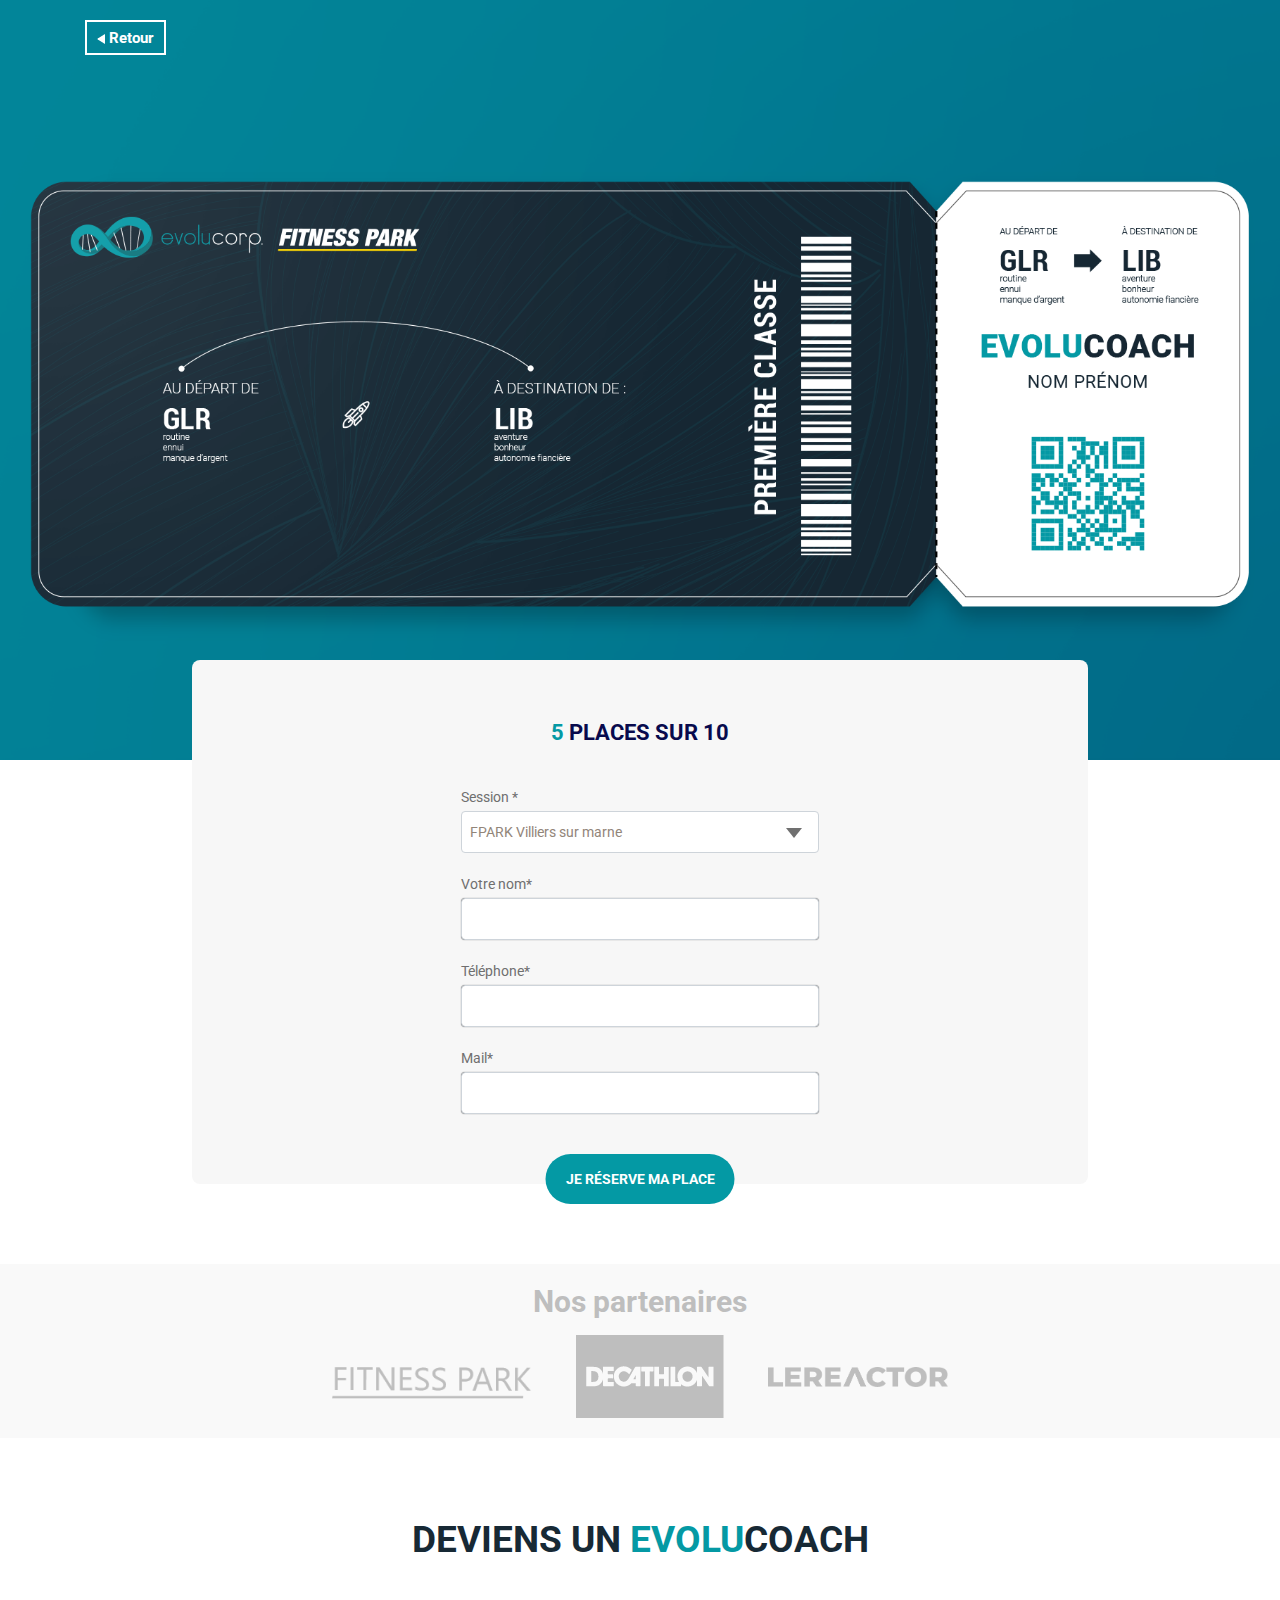
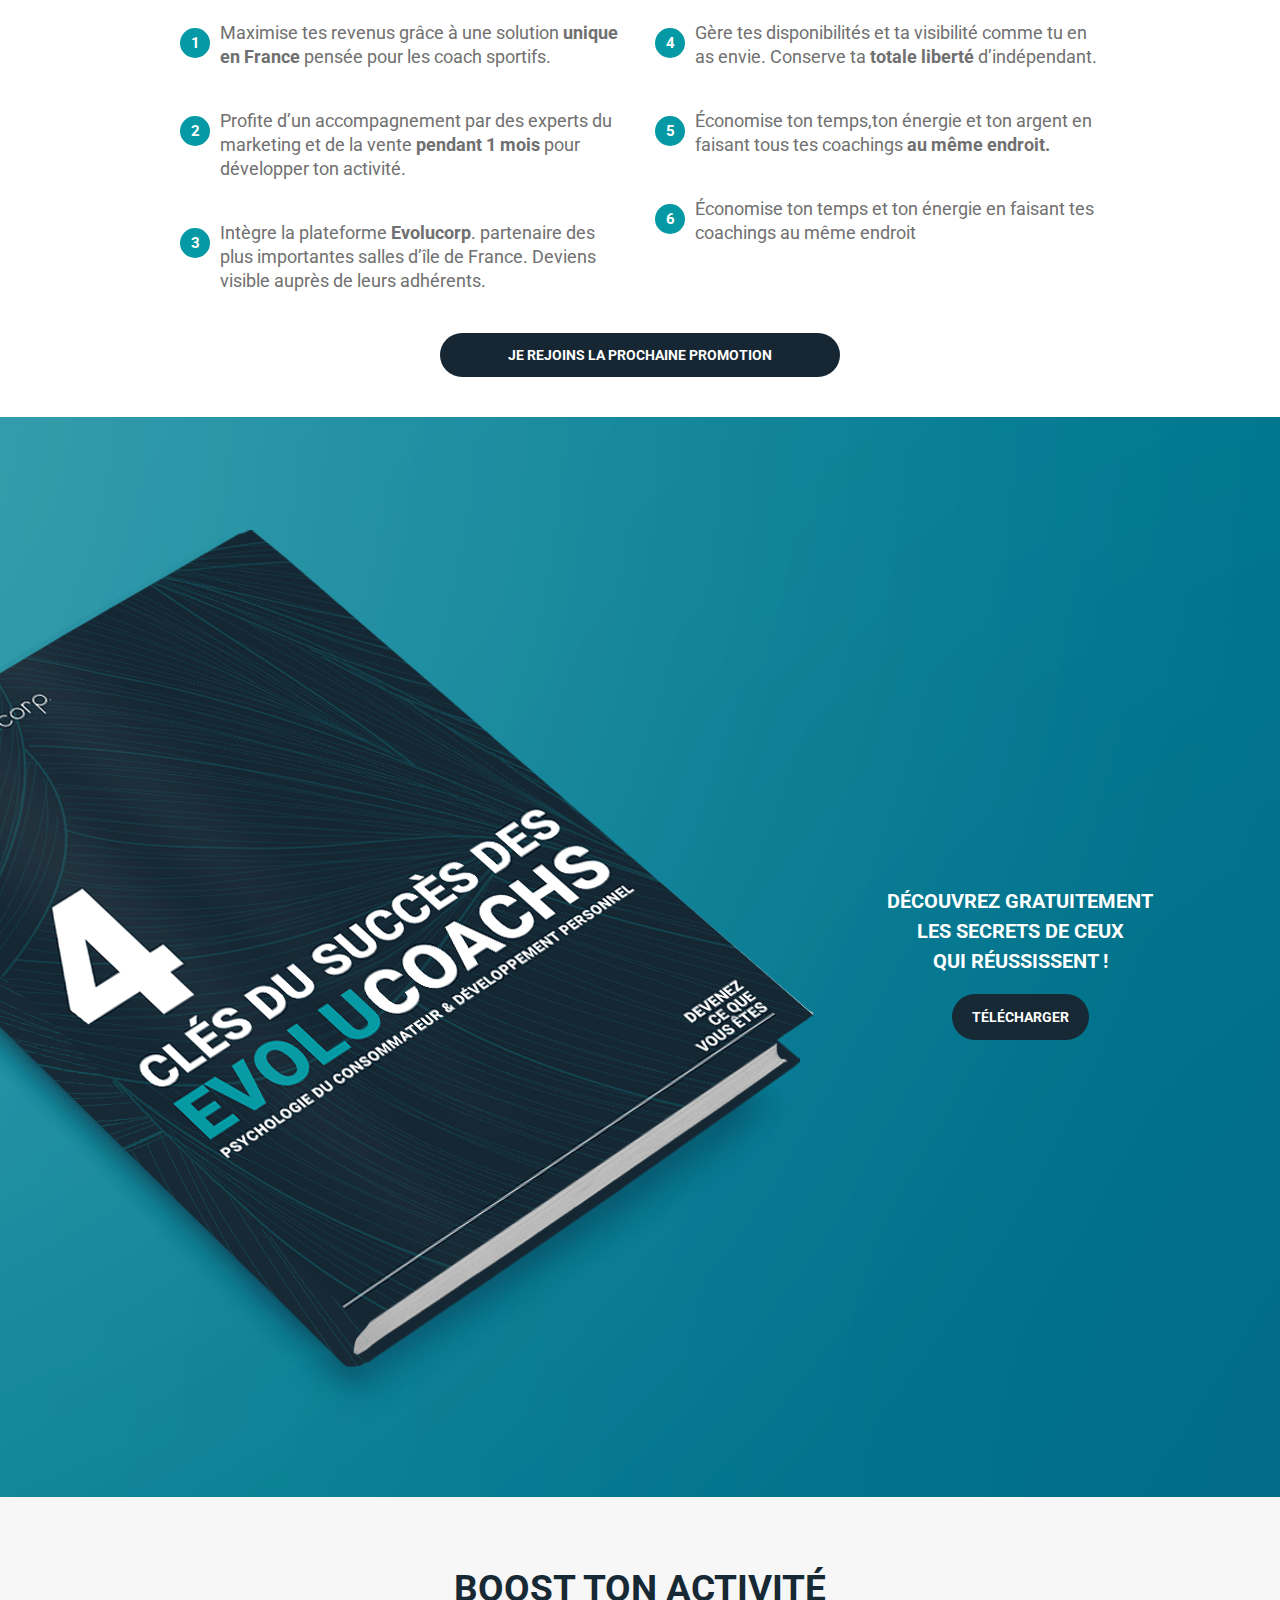
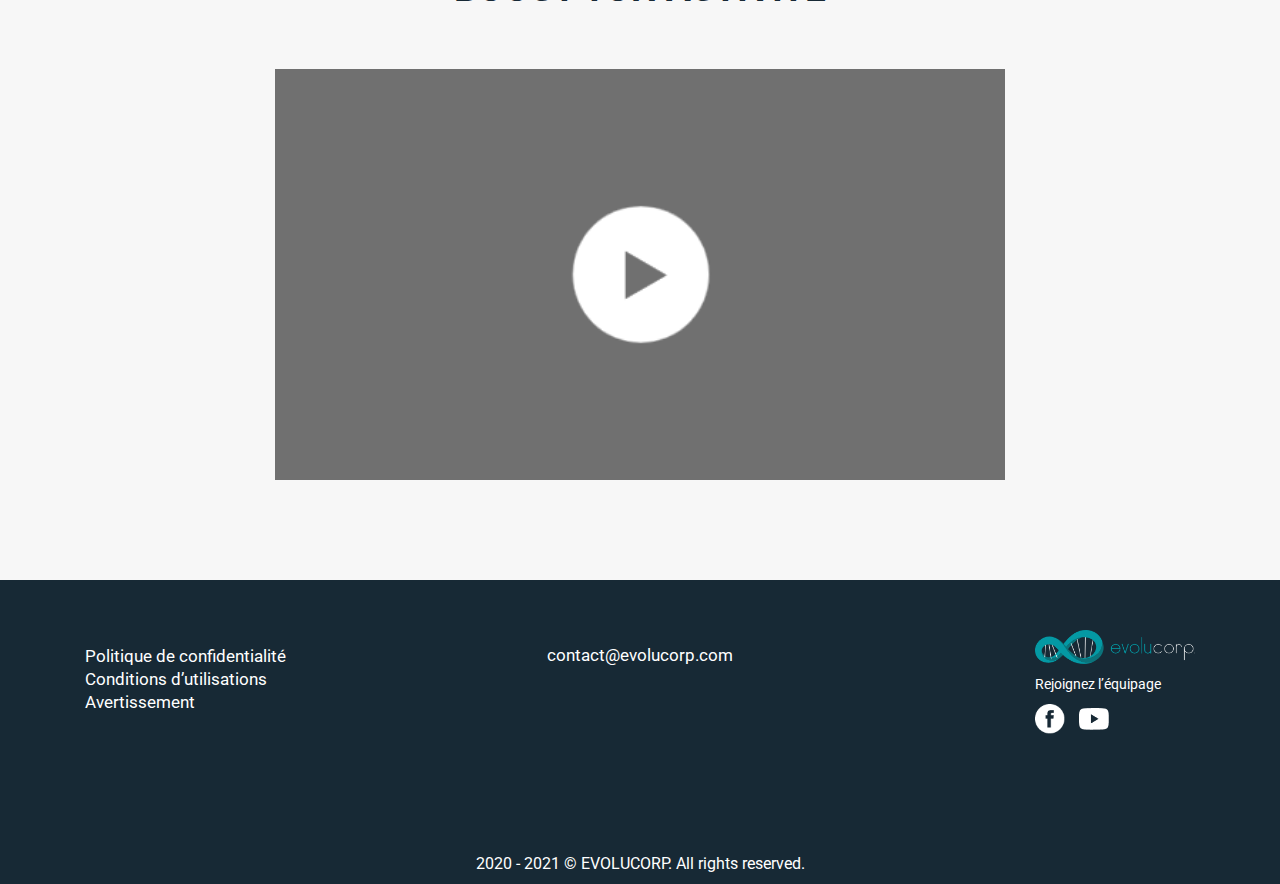
<file: landing/page2.html>
<!DOCTYPE html>
<html lang="en">

<head>
    <!-- Required meta tags -->
    <meta charset="utf-8">
    <meta name="viewport" content="width=device-width, initial-scale=1, shrink-to-fit=no">
    <title>Landing page 2!</title>
    <link href="https://fonts.googleapis.com/css?family=Roboto:400,900&display=swap" rel="stylesheet">
    <!-- Favicon CSS -->
    <link rel="shortcut icon" href="images/favicon.png" />
    <!-- Bootstrap CSS -->
    <link rel="stylesheet" href="css/bootstrap.min.css">
    <!-- Main CSS -->
    <link rel="stylesheet" href="css/style.css">

</head>

<body>

    <!--Exit modal-->
    <div id="modal-container" class="two out">
        <div class="modal-background">
            <div class="modal">
                <div class="modal-content">
                    <h2>Es-tu sur de vouloir abandonner ta place ?</h2>
                    <div class="quite-yes-btn">
                        <a href="#" id="oui">OUI</a>
                        <a href="#" id="non">NON</a>
                    </div>
                </div>
            </div>
        </div>
    </div>


    <!--Header-->
    <header class="page-header page2">
        <div class="container">
            <div class="row desktop-header">
                <div class="col">
                    <div class="retour">
                        <a href="#">
                            <img src="images/polygon.png" alt="Polygon" />
                            Retour
                        </a>
                    </div>
                </div>
            </div>


            <div class="row mobile-header">
                <div class="col-6">
                    <div class="logo">
                        <img src="images/logo.png" alt="Logo">
                    </div>
                </div>
                <div class="col-6 home-icon">
                    <a href="index.html"><img src="images/home.png" alt="Home"></a>
                </div>
            </div>
        </div>
    </header>

    <!--Contact Form-->
    <div class="contact-area">
        <div class="container">
            <div class="row">
                <div class="col-sm-6 offset-sm-3">
                    <div class="header-contact">
                        <h2><span class="blue">5</span> places sur 10</h2>
                        <form id="header-form">
                            <div class="form-group select-dropdown">
                                <label>Session *</label>
                                <div class="wrap-drop" id="noble-gases">
                                    <span>FPARK Villiers sur marne</span>
                                    <ul class="drop">
                                        <li class="selected"><a>FPARK Villiers sur marne</a></li>
                                        <li><a>Helium.....</a></li>
                                        <li><a>Neon....</a></li>
                                        <li><a>Argon...</a></li>
                                    </ul>
                                </div>
                            </div>
                            <div class="form-group">
                                <label for="votre">Votre nom*</label>
                                <input type="text" class="form-control" id="votre">
                            </div>
                            <div class="form-group">
                                <label for="number">Téléphone*</label>
                                <input type="number" class="form-control" id="number">
                            </div>
                            <div class="form-group">
                                <label for="email">Mail*</label>
                                <input type="email" class="form-control" id="email">
                            </div>
                            <button type="submit" class="custom-btn blue-bg pos-btn1">Je réserve ma place</button>
                        </form>
                    </div>
                </div>
            </div>
        </div>
    </div>


    <!--Company Box-->
    <div class="company-box-area page2">
        <div class="container">
            <div class="row">
                <div class="col text-center">
                    <h2 class="company-heading">
                        Nos partenaires
                    </h2>
                    <div class="client-images">
                        <a href="#"><img src="images/client1.png" alt="One"></a>
                        <a href="#"><img src="images/client2.png" alt="Two"></a>
                        <a href="#"><img src="images/client3.png" alt="Three"></a>
                    </div>
                </div>
            </div>
        </div>
    </div>
    <!--Company Box-->

    <!--Info Box-->
    <div class="info-box mtb-80 page2">
        <div class="container">
            <div class="row">
                <div class="col text-center">
                    <h2 class="title">Deviens un <span class="blue">Evolu</span>coach</h2>
                </div>
            </div>
            <div class="row">
                <div class="col-md-5 offset-md-1 col-sm-12">
                    <ul>
                        <li><span>1 </span> Maximise tes revenus grâce à une solution <strong>unique en France</strong> pensée pour les coach sportifs.</li>

                        <li><span>2 </span>Profite d’un accompagnement par des experts du marketing et de la vente <strong>pendant 1 mois</strong> pour développer ton activité.</li>
                        <li><span>3 </span>Intègre la plateforme <strong>Evolucorp</strong>. partenaire des plus importantes salles d’île de France.
                            Deviens visible auprès de leurs adhérents.</li>
                    </ul>
                </div>
                <div class="col-md-5 col-sm-12">
                    <ul>
                        <li><span>4 </span> Gère tes disponibilités et ta visibilité comme tu en as envie. Conserve ta <strong>totale liberté</strong> d’indépendant.</li>
                        <li><span>5 </span>Économise ton temps,ton énergie et ton argent en faisant tous tes coachings <strong> au même endroit.</strong></li>
                        <li><span>6 </span>Économise ton temps et ton énergie en faisant tes coachings au même endroit</li>
                    </ul>
                </div>

                <div class="col-md-10 offset-md-1 ">
                    <a href="#" class="custom-btn btn-small">JE REJOINS LA PROCHAINE PROMOTION</a>
                </div>
            </div>
        </div>
    </div>


    <!--Product Box-->
    <div class="product-box">
        <div class="container">
            <div class="row">
                <div class="col-lg-8">
                </div>
                <div class="col-lg-4 col-md-12 text-center">
                    <div class="pro-tex">
                        <h4>Découvrez gratuitement <br>Les Secrets de ceux <br>Qui réussissent !</h4>
                        <a href="" class="custom-btn blue-wale">télécharger</a>
                    </div>
                </div>
            </div>
        </div>
    </div>


    <!--Video Box-->
    <div class="video-box">
        <div class="container">
            <div class="row">
                <div class="col-12 text-center">
                    <h2 class="title">BOOST TON ACTIVITé</h2>
                </div>
            </div>
            <div class="row">
                <div class="col-sm-12 col-md-8 offset-md-2">
                    <div class="embed-responsive embed-responsive-16by9">
                        <video class="video">
                            <source src="http://e14aaeb709f7cde1ae68-a1d0a134a31b545b257b15f8a8ba5726.r70.cf3.rackcdn.com/projects/31432/1427815464209-bf74131a7528d0ea5ce8c0710f530bb5/1280x720.mp4" type="video/mp4" />
                        </video>
                        <div class="playpause"></div>
                    </div>


                </div>
            </div>
        </div>
    </div>


    <!--footer Box-->
    <div class="footer-box page2">
        <div class="container">
            <div class="row">
                <div class="col-md-2 offset-md-2 col-sm-12 order-sm-3">
                    <div class="footer-tright">
                        <div class="footer-logo">
                            <img src="images/footer-logo.png" alt="Footer Logo">
                        </div>
                        <p>Rejoignez l’équipage </p>
                        <a href="#"><img src="images/fb.png" alt="facebook"></a>
                        <a href="#"><img src="images/utube.png" alt="youtube"></a>
                    </div>
                </div>
                <div class="col-md-4 col-sm-12 order-sm-2">
                    <div class="footer-tmiddle">
                        <a href="mailto:contact@evolucorp.com">contact@evolucorp.com</a>
                    </div>
                </div>
                <div class="col-md-4 col-sm-12">
                    <div class="footer-tleft">
                        <p>Politique de confidentialité <br> Conditions d’utilisations <br>Avertissement</p>
                    </div>
                </div>
            </div>
            <div class="row ">
                <div class="col text-center">
                    <p class="footer-copyright">2020 - 2021 &copy; EVOLUCORP. All rights reserved.</p>
                </div>
            </div>
        </div>
    </div>

    <!--Scroll top are start-->
    <a href="" id="scroll-top">&#8593;</a>
    <!--Scroll top are end-->




    <!-- Optional JavaScript -->
    <script src="https://code.jquery.com/jquery-1.12.4.min.js"></script>
    <script src="https://cdnjs.cloudflare.com/ajax/libs/popper.js/1.12.9/umd/popper.min.js"></script>
    <script src="js/bootstrap.min.js"></script>
    <script src="js/custom.js"></script>



</body>

</html>
</file>
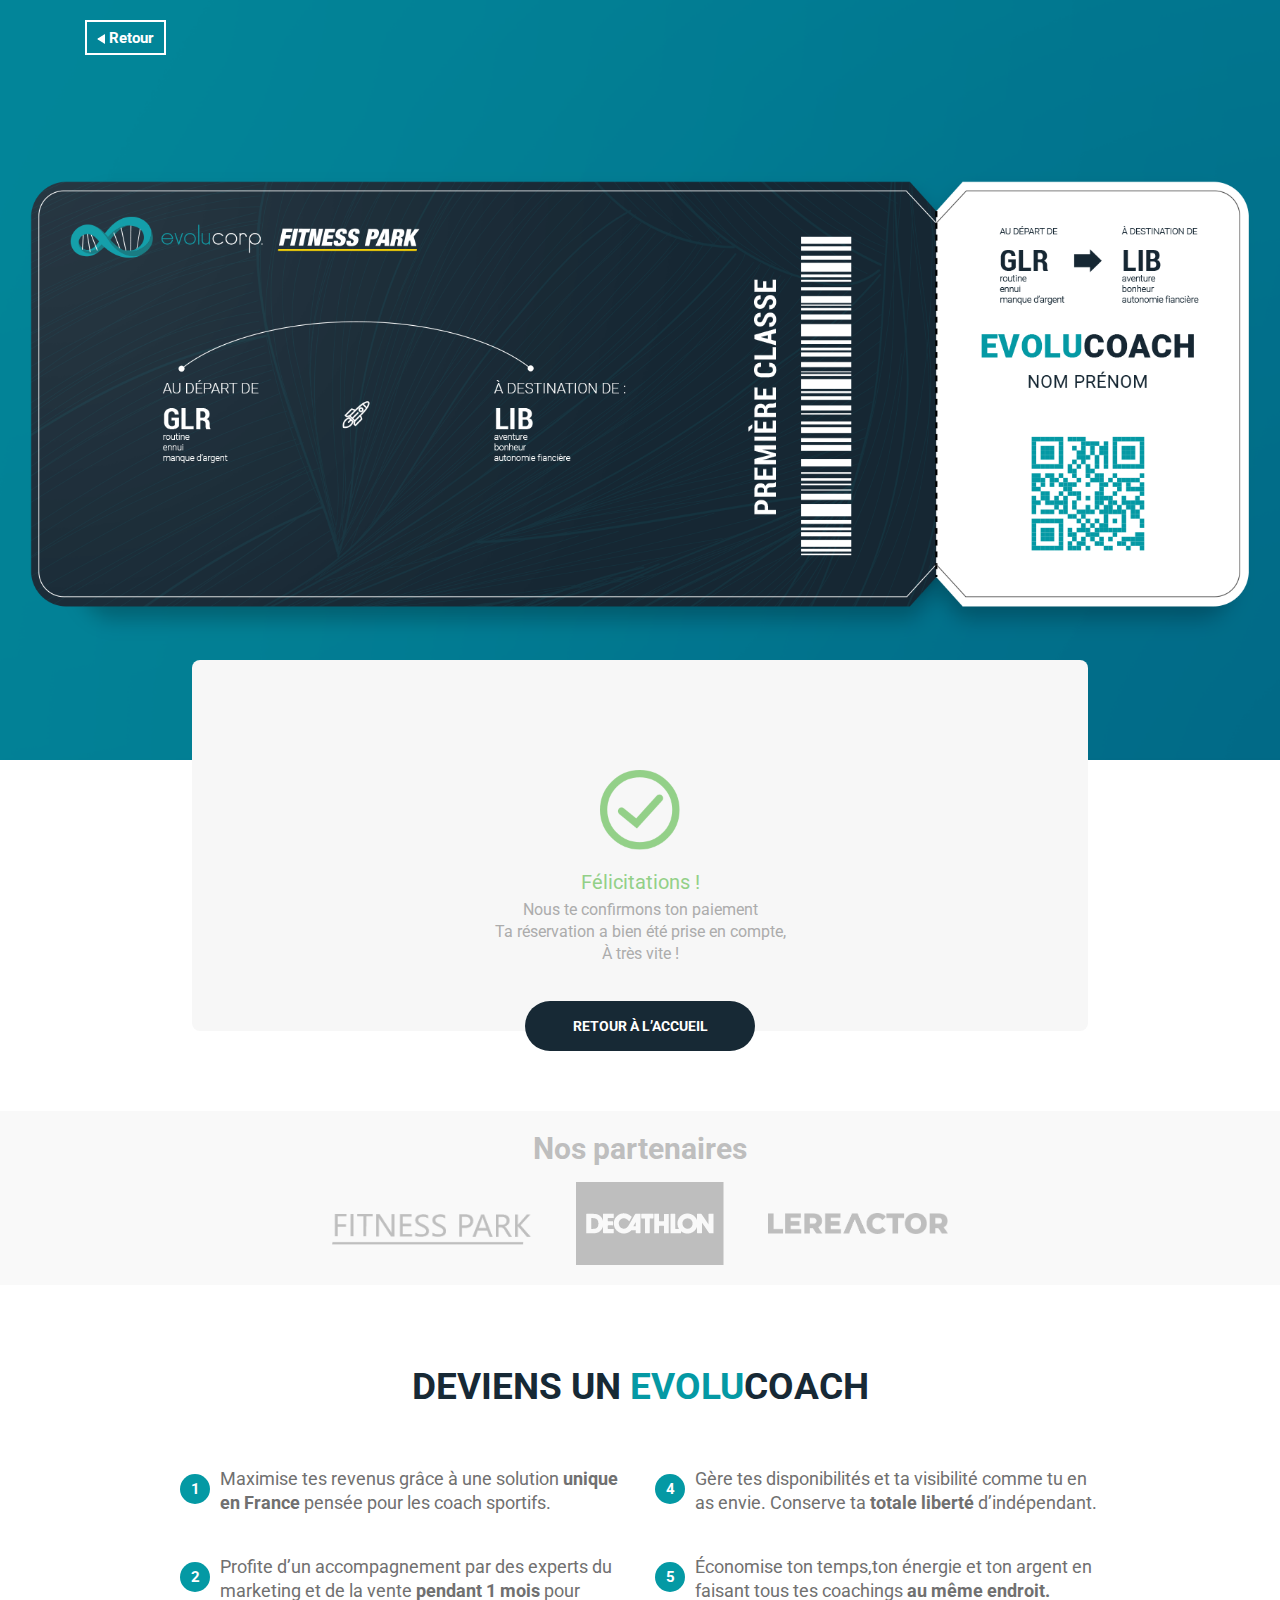
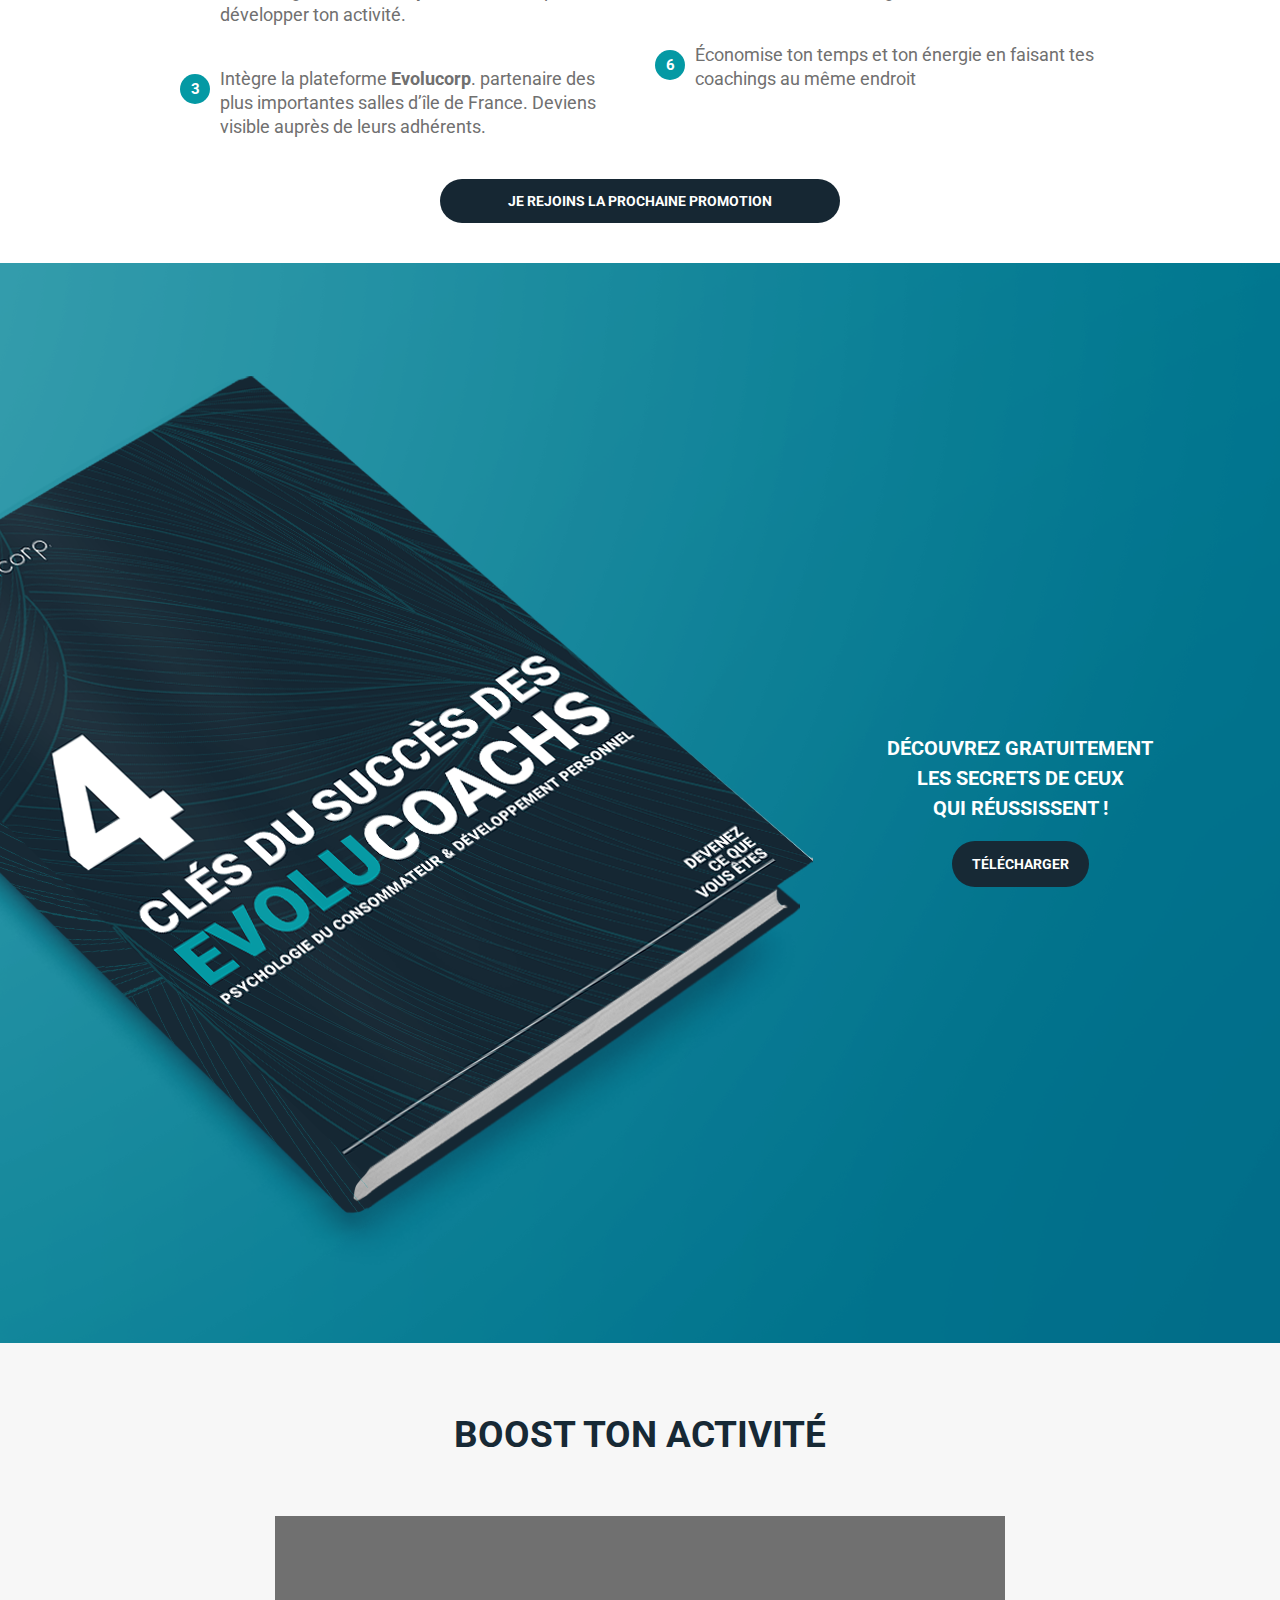
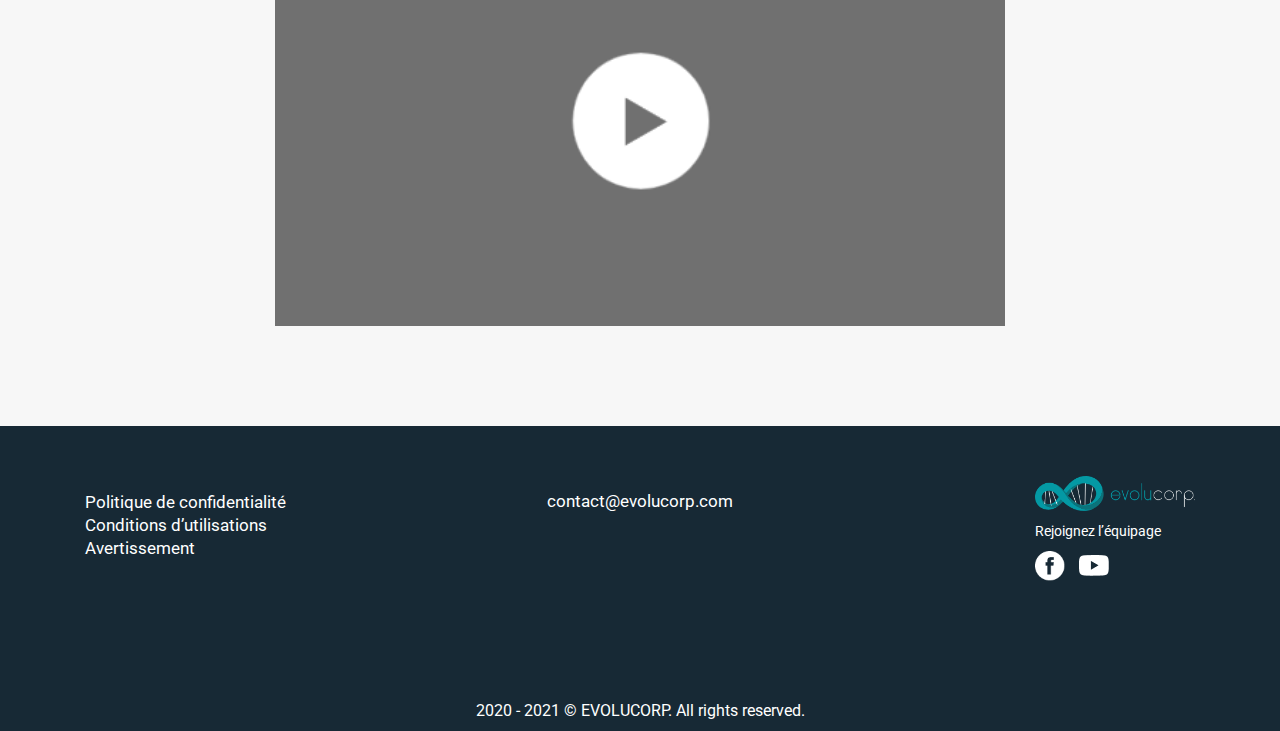
<file: landing/page3.html>
<!DOCTYPE html>
<html lang="en">

<head>
    <!-- Required meta tags -->
    <meta charset="utf-8">
    <meta name="viewport" content="width=device-width, initial-scale=1, shrink-to-fit=no">
    <title>Landing page 3!</title>
    <link href="https://fonts.googleapis.com/css?family=Roboto:400,900&display=swap" rel="stylesheet">
    <!-- Favicon CSS -->
    <link rel="shortcut icon" href="images/favicon.png" />
    <!-- Bootstrap CSS -->
    <link rel="stylesheet" href="css/bootstrap.min.css">
    <!-- Main CSS -->
    <link rel="stylesheet" href="css/style.css">

</head>

<body>

    <!--Exit modal-->
    <div id="modal-container" class="two out">
        <div class="modal-background">
            <div class="modal">
                <div class="modal-content">
                    <h2>Es-tu sur de vouloir abandonner ta place ?</h2>
                    <div class="quite-yes-btn">
                        <a href="#" id="oui">OUI</a>
                        <a href="#" id="non">NON</a>
                    </div>
                </div>
            </div>
        </div>
    </div>


    <!--Header-->
    <header class="page-header page2 page3">
        <div class="container">
            <div class="row desktop-header">
                <div class="col">
                    <div class="retour">
                        <a href="#">
                            <img src="images/polygon.png" alt="Polygon" />
                            Retour
                        </a>
                    </div>
                </div>
            </div>

            <div class="row mobile-header">
                <div class="col-6">
                    <div class="logo">
                        <img src="images/logo.png" alt="Logo">
                    </div>
                </div>
                <div class="col-6 home-icon">
                    <a href="index.html"><img src="images/home.png" alt="Home"></a>
                </div>
            </div>
        </div>
    </header>

    <!--Contact Form-->
    <div class="contact-area page3">
        <div class="container">
            <div class="row">
                <div class="col-sm-6 offset-sm-3">
                    <div class="header-contact">
                        <div id="header-form">
                            <img src="images/tik.png" alt="Tik">
                            <h2>Félicitations !</h2>
                            <p>Nous te confirmons ton paiement <br>
                                Ta réservation a bien été prise en compte,<br>
                                À très vite !</p>
                            <button type="submit" class="custom-btn blue-wale pos-btn1">Retour à l’accueil</button>
                        </div>
                    </div>
                </div>
            </div>
        </div>
    </div>



    <!--Company Box-->
    <div class="company-box-area page2">
        <div class="container">
            <div class="row">
                <div class="col text-center">
                    <h2 class="company-heading">
                        Nos partenaires
                    </h2>
                    <div class="client-images">
                        <a href="#"><img src="images/client1.png" alt="One"></a>
                        <a href="#"><img src="images/client2.png" alt="Two"></a>
                        <a href="#"><img src="images/client3.png" alt="Three"></a>
                    </div>
                </div>
            </div>
        </div>
    </div>
    <!--Company Box-->

    <!--Info Box-->
    <div class="info-box mtb-80 page2">
        <div class="container">
            <div class="row">
                <div class="col text-center">
                    <h2 class="title">Deviens un <span class="blue">Evolu</span>coach</h2>
                </div>
            </div>
            <div class="row">
                <div class="col-md-5 offset-md-1 col-sm-12">
                    <ul>
                        <li><span>1 </span> Maximise tes revenus grâce à une solution <strong>unique en France</strong> pensée pour les coach sportifs.</li>

                        <li><span>2 </span>Profite d’un accompagnement par des experts du marketing et de la vente <strong>pendant 1 mois</strong> pour développer ton activité.</li>
                        <li><span>3 </span>Intègre la plateforme <strong>Evolucorp</strong>. partenaire des plus importantes salles d’île de France.
                            Deviens visible auprès de leurs adhérents.</li>
                    </ul>
                </div>
                <div class="col-md-5 col-sm-12">
                    <ul>
                        <li><span>4 </span> Gère tes disponibilités et ta visibilité comme tu en as envie. Conserve ta <strong>totale liberté</strong> d’indépendant.</li>
                        <li><span>5 </span>Économise ton temps,ton énergie et ton argent en faisant tous tes coachings <strong> au même endroit.</strong></li>
                        <li><span>6 </span>Économise ton temps et ton énergie en faisant tes coachings au même endroit</li>
                    </ul>
                </div>

                <div class="col-md-10 offset-md-1 ">
                    <a href="#" class="custom-btn btn-small">JE REJOINS LA PROCHAINE PROMOTION</a>
                </div>
            </div>
        </div>
    </div>

    <!--Product Box-->
    <div class="product-box">
        <div class="container">
            <div class="row">
                <div class="col-lg-8">
                </div>
                <div class="col-lg-4 col-md-12 text-center">
                    <div class="pro-tex">
                        <h4>Découvrez gratuitement <br>Les Secrets de ceux <br>Qui réussissent !</h4>
                        <a href="" class="custom-btn blue-wale">télécharger</a>
                    </div>
                </div>
            </div>
        </div>
    </div>


    <!--Video Box-->
    <div class="video-box">
        <div class="container">
            <div class="row">
                <div class="col-12 text-center">
                    <h2 class="title">BOOST TON ACTIVITé</h2>
                </div>
            </div>
            <div class="row">
                <div class="col-sm-12 col-md-8 offset-md-2">
                    <div class="embed-responsive embed-responsive-16by9">
                        <video class="video">
                            <source src="http://e14aaeb709f7cde1ae68-a1d0a134a31b545b257b15f8a8ba5726.r70.cf3.rackcdn.com/projects/31432/1427815464209-bf74131a7528d0ea5ce8c0710f530bb5/1280x720.mp4" type="video/mp4" />
                        </video>
                        <div class="playpause"></div>
                    </div>


                </div>
            </div>
        </div>
    </div>


    <!--footer Box-->
    <div class="footer-box page2">
        <div class="container">
            <div class="row">
                <div class="col-md-2 offset-md-2 col-sm-12 order-sm-3">
                    <div class="footer-tright">
                        <div class="footer-logo">
                            <img src="images/footer-logo.png" alt="Footer Logo">
                        </div>
                        <p>Rejoignez l’équipage </p>
                        <a href="#"><img src="images/fb.png" alt="facebook"></a>
                        <a href="#"><img src="images/utube.png" alt="youtube"></a>
                    </div>
                </div>
                <div class="col-md-4 col-sm-12 order-sm-2">
                    <div class="footer-tmiddle">
                        <a href="mailto:contact@evolucorp.com">contact@evolucorp.com</a>
                    </div>
                </div>
                <div class="col-md-4 col-sm-12">
                    <div class="footer-tleft">
                        <p>Politique de confidentialité <br> Conditions d’utilisations <br>Avertissement</p>
                    </div>
                </div>
            </div>
            <div class="row ">
                <div class="col text-center">
                    <p class="footer-copyright">2020 - 2021 &copy; EVOLUCORP. All rights reserved.</p>
                </div>
            </div>
        </div>
    </div>

    <!--Scroll top are start-->
    <a href="" id="scroll-top">&#8593;</a>
    <!--Scroll top are end-->




    <!-- Optional JavaScript -->
    <script src="https://code.jquery.com/jquery-1.12.4.min.js"></script>
    <script src="https://cdnjs.cloudflare.com/ajax/libs/popper.js/1.12.9/umd/popper.min.js"></script>
    <script src="js/bootstrap.min.js"></script>
    <script src="js/custom.js"></script>



</body>

</html>
</file>
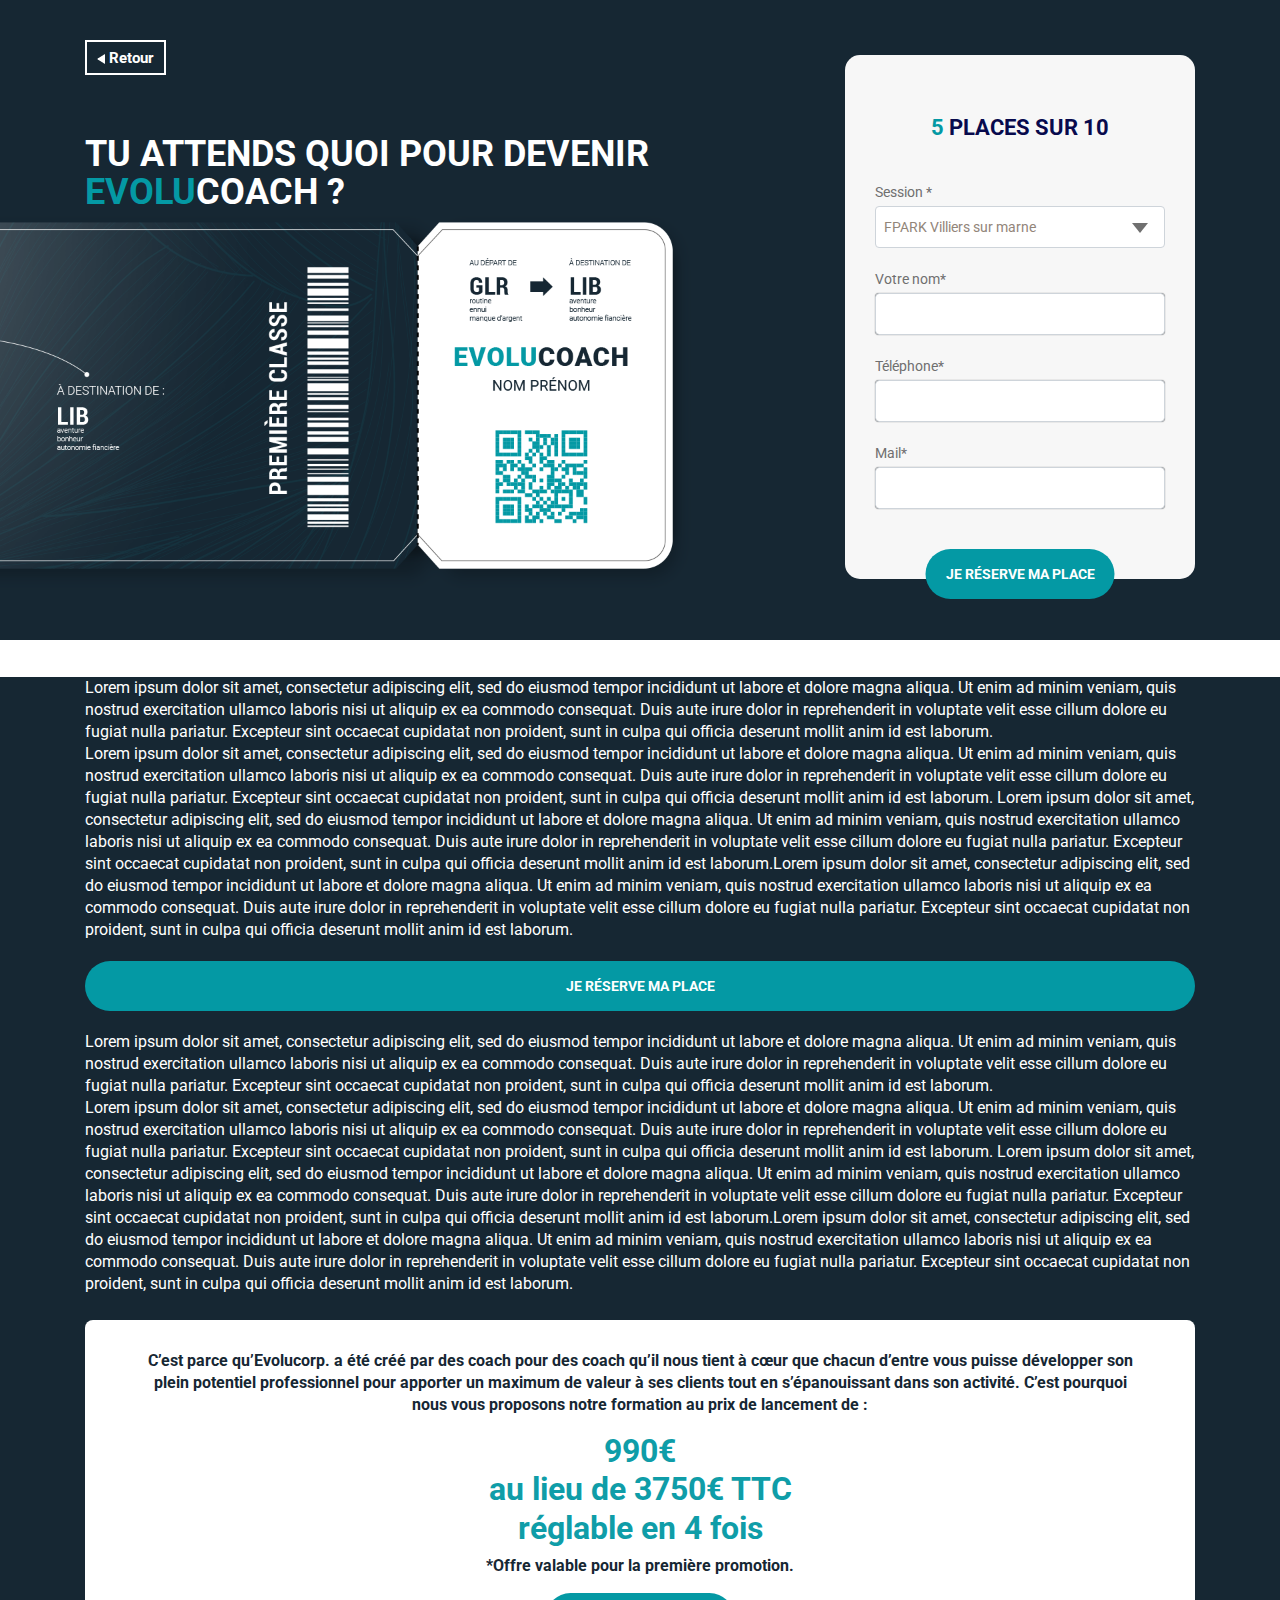
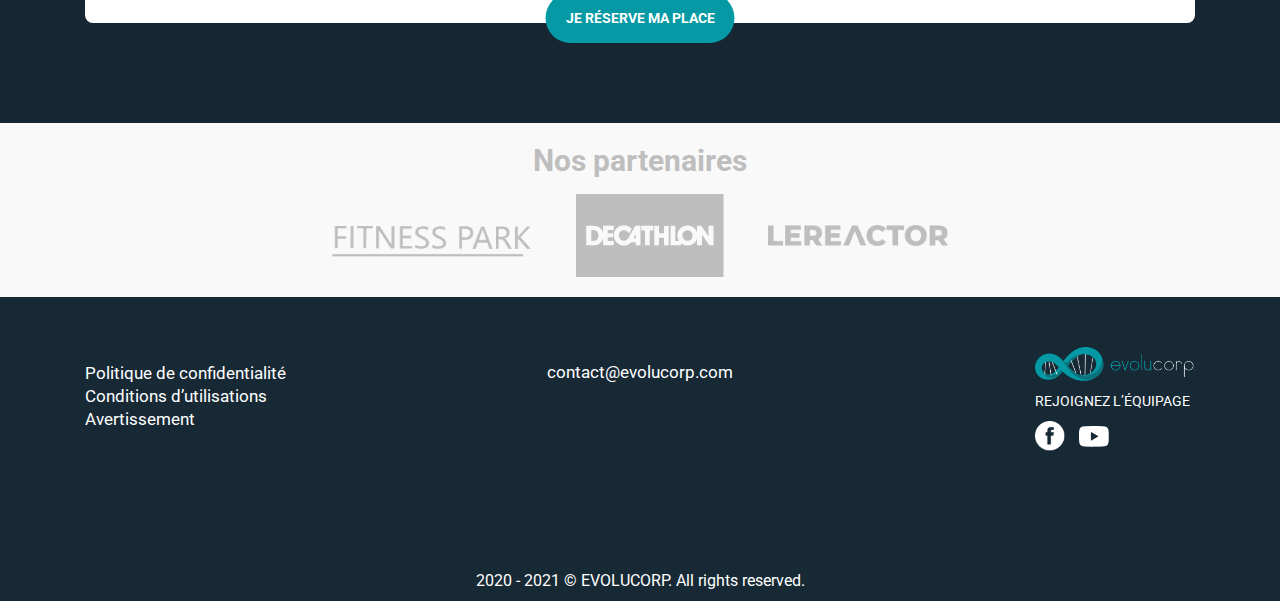
<file: landing/page4.html>
<!DOCTYPE html>
<html lang="en">

<head>
    <!-- Required meta tags -->
    <meta charset="utf-8">
    <meta name="viewport" content="width=device-width, initial-scale=1, shrink-to-fit=no">
    <title>Landing page 4!</title>
    <link href="https://fonts.googleapis.com/css?family=Roboto:400,900&display=swap" rel="stylesheet">
    <!-- Favicon CSS -->
    <link rel="shortcut icon" href="images/favicon.png" />
    <!-- Bootstrap CSS -->
    <link rel="stylesheet" href="css/bootstrap.min.css">
    <!-- Main CSS -->
    <link rel="stylesheet" href="css/style.css">

</head>

<body>

    <!--Exit modal-->
    <div id="modal-container" class="two out">
        <div class="modal-background">
            <div class="modal">
                <div class="modal-content">
                    <h2>Es-tu sur de vouloir abandonner ta place ?</h2>
                    <div class="quite-yes-btn">
                        <a href="#" id="oui">OUI</a>
                        <a href="#" id="non">NON</a>
                    </div>
                </div>
            </div>
        </div>
    </div>


    <!--Header-->
    <header class="page-header page4">
        <div class="container">
            <div class="row desktop-header">
                <div class="col">
                    <div class="retour">
                        <a href="#">
                            <img src="images/polygon.png" alt="Polygon" />
                            Retour
                        </a>
                    </div>
                </div>
            </div>


            <div class="row mobile-header">
                <div class="col-6">
                    <div class="logo">
                        <img src="images/logo.png" alt="Logo">
                    </div>
                </div>
                <div class="col-6 home-icon">
                    <a href="index.html"><img src="images/home.png" alt="Home"></a>
                </div>
            </div>

            <div class="row">
                <div class="col-md-12 col-lg-8">
                    <div class="header-text">
                        <h1>Tu attends quoi pour devenir <br><span class="blue">evolu</span>coach ?</h1>
                    </div>
                </div>
                <div class="col-md-12 col-lg-4">
                    <div class="header-contact">
                        <h2><span class="blue">5</span> places sur 10</h2>
                        <form id="header-form">
                            <div class="form-group select-dropdown">
                                <label>Session *</label>
                                <div class="wrap-drop" id="noble-gases">
                                    <span>FPARK Villiers sur marne</span>
                                    <ul class="drop">
                                        <li class="selected"><a>FPARK Villiers sur marne</a></li>
                                        <li><a>Helium.....</a></li>
                                        <li><a>Neon....</a></li>
                                        <li><a>Argon...</a></li>
                                    </ul>
                                </div>
                            </div>
                            <div class="form-group">
                                <label for="votre">Votre nom*</label>
                                <input type="text" class="form-control" id="votre">
                            </div>
                            <div class="form-group">
                                <label for="number">Téléphone*</label>
                                <input type="number" class="form-control" id="number">
                            </div>
                            <div class="form-group">
                                <label for="email">Mail*</label>
                                <input type="email" class="form-control" id="email">
                            </div>
                            <button type="submit" class="custom-btn blue-bg pos-btn1">Je réserve ma place</button>
                        </form>
                    </div>
                </div>
            </div>
        </div>
    </header>


    <!--Info Box-->
    <div class="info-box-area">
        <div class="container">
            <div class="row">
                <div class="col">
                    <p>Lorem ipsum dolor sit amet, consectetur adipiscing elit, sed do eiusmod tempor incididunt ut labore et dolore magna aliqua. Ut enim ad minim veniam, quis nostrud exercitation ullamco laboris nisi ut aliquip ex ea commodo consequat. Duis aute irure dolor in reprehenderit in voluptate velit esse cillum dolore eu fugiat nulla pariatur. Excepteur sint occaecat cupidatat non proident, sunt in culpa qui officia deserunt mollit anim id est laborum. <br>
                        Lorem ipsum dolor sit amet, consectetur adipiscing elit, sed do eiusmod tempor incididunt ut labore et dolore magna aliqua. Ut enim ad minim veniam, quis nostrud exercitation ullamco laboris nisi ut aliquip ex ea commodo consequat. Duis aute irure dolor in reprehenderit in voluptate velit esse cillum dolore eu fugiat nulla pariatur. Excepteur sint occaecat cupidatat non proident, sunt in culpa qui officia deserunt mollit anim id est laborum. Lorem ipsum dolor sit amet, consectetur adipiscing elit, sed do eiusmod tempor incididunt ut labore et dolore magna aliqua. Ut enim ad minim veniam, quis nostrud exercitation ullamco laboris nisi ut aliquip ex ea commodo consequat. Duis aute irure dolor in reprehenderit in voluptate velit esse cillum dolore eu fugiat nulla pariatur. Excepteur sint occaecat cupidatat non proident, sunt in culpa qui officia deserunt mollit anim id est laborum.Lorem ipsum dolor sit amet, consectetur adipiscing elit, sed do eiusmod tempor incididunt ut labore et dolore magna aliqua. Ut enim ad minim veniam, quis nostrud exercitation ullamco laboris nisi ut aliquip ex ea commodo consequat. Duis aute irure dolor in reprehenderit in voluptate velit esse cillum dolore eu fugiat nulla pariatur. Excepteur sint occaecat cupidatat non proident, sunt in culpa qui officia deserunt mollit anim id est laborum.</p>
                    <a href="#" class="custom-btn blue-bg wd-100">Je réserve ma place</a>
                    <p>
                        Lorem ipsum dolor sit amet, consectetur adipiscing elit, sed do eiusmod tempor incididunt ut labore et dolore magna aliqua. Ut enim ad minim veniam, quis nostrud exercitation ullamco laboris nisi ut aliquip ex ea commodo consequat. Duis aute irure dolor in reprehenderit in voluptate velit esse cillum dolore eu fugiat nulla pariatur. Excepteur sint occaecat cupidatat non proident, sunt in culpa qui officia deserunt mollit anim id est laborum. <br>
                        Lorem ipsum dolor sit amet, consectetur adipiscing elit, sed do eiusmod tempor incididunt ut labore et dolore magna aliqua. Ut enim ad minim veniam, quis nostrud exercitation ullamco laboris nisi ut aliquip ex ea commodo consequat. Duis aute irure dolor in reprehenderit in voluptate velit esse cillum dolore eu fugiat nulla pariatur. Excepteur sint occaecat cupidatat non proident, sunt in culpa qui officia deserunt mollit anim id est laborum. Lorem ipsum dolor sit amet, consectetur adipiscing elit, sed do eiusmod tempor incididunt ut labore et dolore magna aliqua. Ut enim ad minim veniam, quis nostrud exercitation ullamco laboris nisi ut aliquip ex ea commodo consequat. Duis aute irure dolor in reprehenderit in voluptate velit esse cillum dolore eu fugiat nulla pariatur. Excepteur sint occaecat cupidatat non proident, sunt in culpa qui officia deserunt mollit anim id est laborum.Lorem ipsum dolor sit amet, consectetur adipiscing elit, sed do eiusmod tempor incididunt ut labore et dolore magna aliqua. Ut enim ad minim veniam, quis nostrud exercitation ullamco laboris nisi ut aliquip ex ea commodo consequat. Duis aute irure dolor in reprehenderit in voluptate velit esse cillum dolore eu fugiat nulla pariatur. Excepteur sint occaecat cupidatat non proident, sunt in culpa qui officia deserunt mollit anim id est laborum.
                    </p>

                    <div class="info-inner-box">
                        <p>C’est parce qu’Evolucorp. a été créé par des coach pour des coach qu’il nous tient à cœur que chacun d’entre vous puisse développer son plein potentiel professionnel pour apporter un maximum de valeur à ses clients tout en s’épanouissant dans son activité. C’est pourquoi nous vous proposons notre formation au prix de lancement de :</p>
                        <h3>
                            990€ <br>
                            au lieu de 3750€ TTC <br>
                            réglable en 4 fois <br>

                        </h3>
                        <p>*Offre valable pour la première promotion.</p>
                        <button type="button" class="custom-btn blue-bg pos-btn1">Je réserve ma place</button>
                    </div>
                </div>
            </div>
        </div>
    </div>
    <!--Company Box-->
    <div class="company-box-area">
        <div class="container">
            <div class="row">
                <div class="col text-center">
                    <h2 class="company-heading">
                        Nos partenaires
                    </h2>
                    <div class="client-images">
                        <a href="#"><img src="images/client1.png" alt="One"></a>
                        <a href="#"><img src="images/client2.png" alt="Two"></a>
                        <a href="#"><img src="images/client3.png" alt="Three"></a>
                    </div>
                </div>
            </div>
        </div>
    </div>
    <!--Company Box-->
    <!--footer Box-->
    <div class="footer-box ">
        <div class="container">
            <div class="row">
                <div class="col-md-2 offset-md-2 col-sm-12 order-sm-3">
                    <div class="footer-tright">
                        <div class="footer-logo">
                            <img src="images/footer-logo.png" alt="Footer Logo">
                        </div>
                        <p>Rejoignez l’équipage </p>
                        <a href="#"><img src="images/fb.png" alt="facebook"></a>
                        <a href="#"><img src="images/utube.png" alt="youtube"></a>
                    </div>
                </div>
                <div class="col-md-4 col-sm-12 order-sm-2">
                    <div class="footer-tmiddle">
                        <a href="mailto:contact@evolucorp.com">contact@evolucorp.com</a>
                    </div>
                </div>
                <div class="col-md-4 col-sm-12">
                    <div class="footer-tleft">
                        <p>Politique de confidentialité <br> Conditions d’utilisations <br>Avertissement</p>
                    </div>
                </div>
            </div>
            <div class="row ">
                <div class="col text-center">
                    <p class="footer-copyright">2020 - 2021 &copy; EVOLUCORP. All rights reserved.</p>
                </div>
            </div>
        </div>
    </div>

    <!--Scroll top are start-->
    <a href="" id="scroll-top">&#8593;</a>
    <!--Scroll top are end-->




    <!-- Optional JavaScript -->
    <script src="https://code.jquery.com/jquery-1.12.4.min.js"></script>
    <script src="https://cdnjs.cloudflare.com/ajax/libs/popper.js/1.12.9/umd/popper.min.js"></script>
    <script src="js/bootstrap.min.js"></script>
    <script src="js/custom.js"></script>



</body>

</html>
</file>
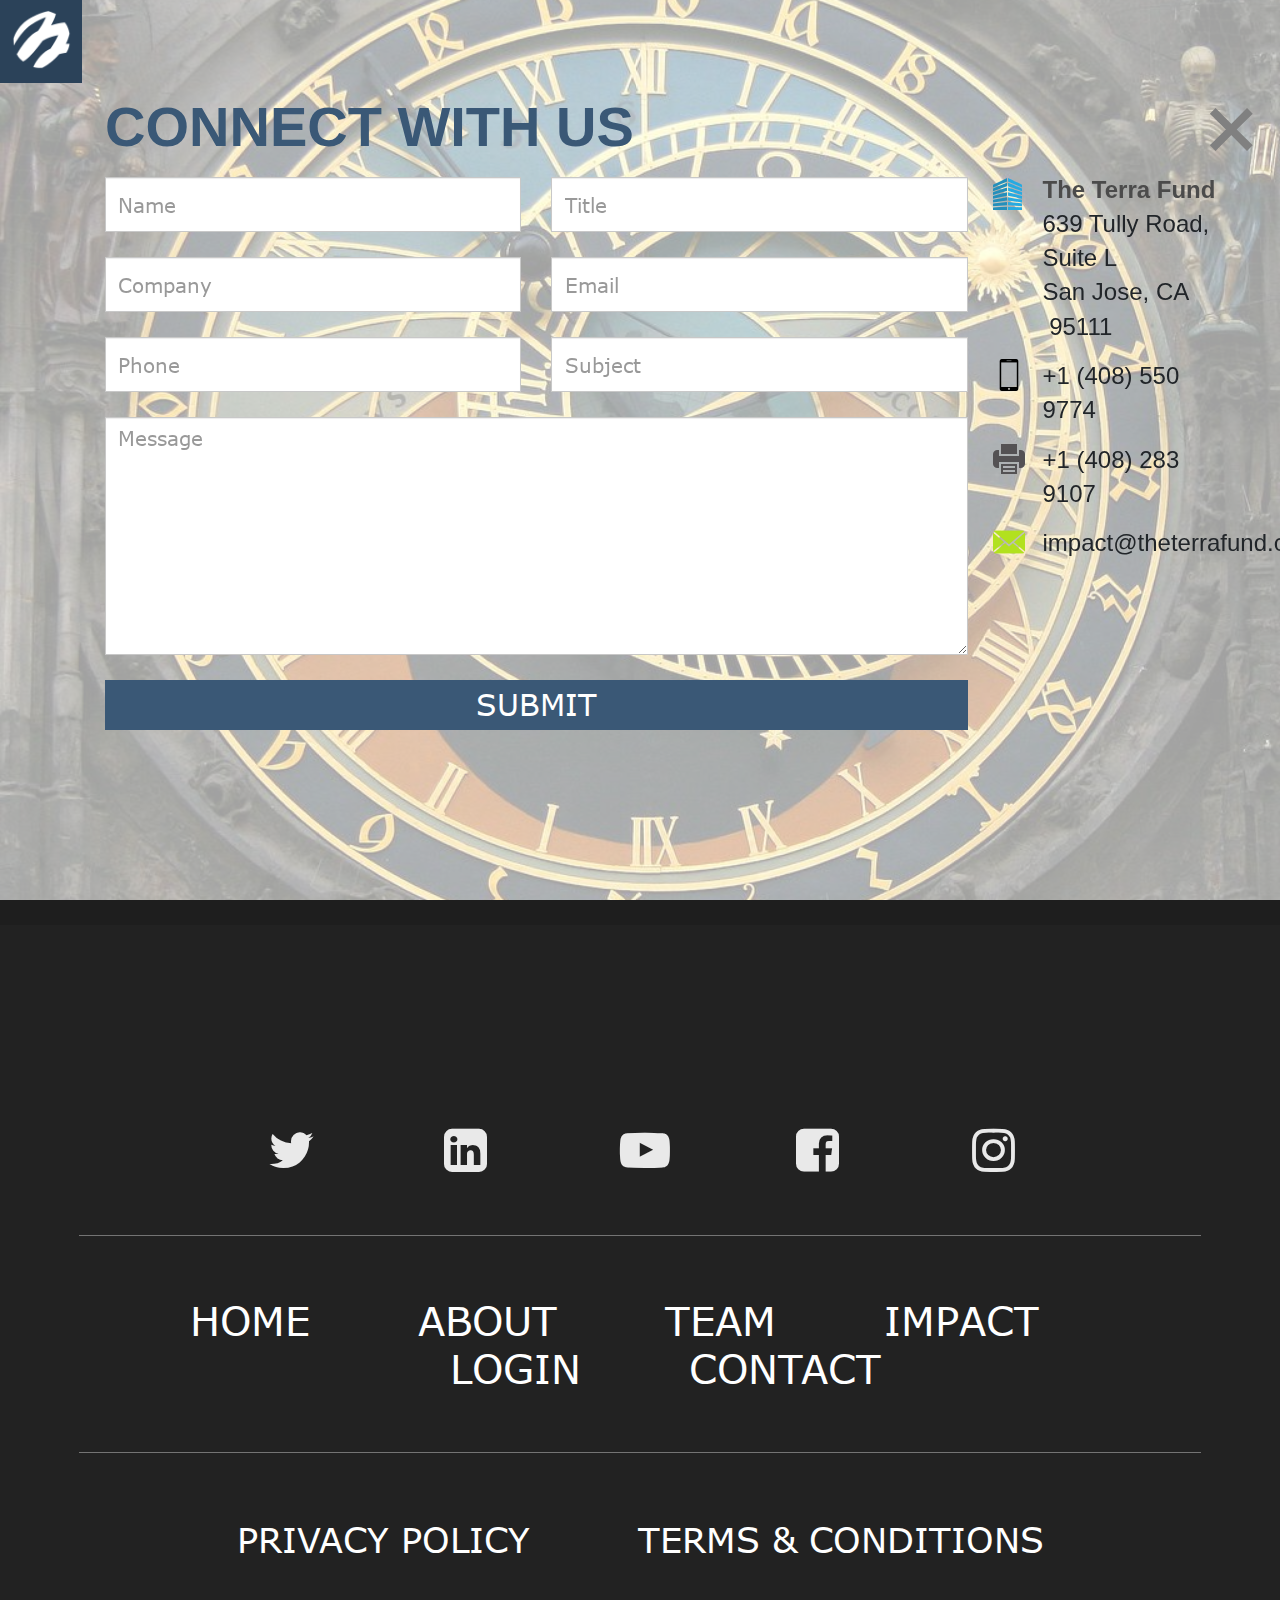
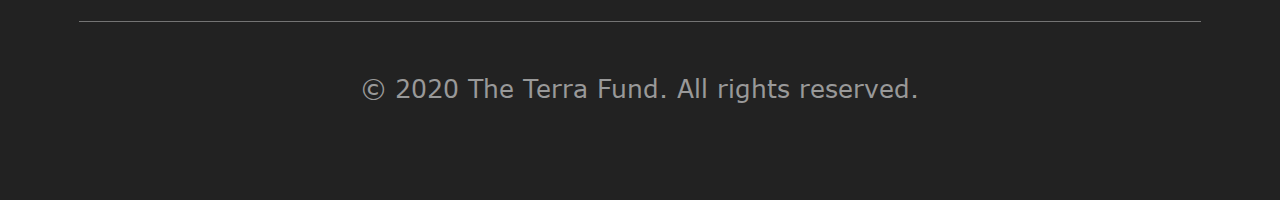
<file: new_20-feb-2020/contact.html>
<!DOCTYPE html>
<html>

<head>
    <meta charset="utf-8">
    <meta http-equiv="X-UA-Compatible" content="IE=edge">
    <meta name="viewport" content="width=device-width, initial-scale=1.0">
    <link rel="stylesheet" href="assets/css/bootstrap/bootstrap.min.css" rel="stylesheet">
    <link href="https://maxcdn.bootstrapcdn.com/font-awesome/4.1.0/css/font-awesome.min.css" rel="stylesheet">

    <!-- custom css-->
    <link rel="stylesheet" href="assets/css/footer.css">
    <link rel="stylesheet" href="assets/css/contact.css">
    <link rel="icon" href="favicon.png" type="image/png" sizes="16x16">

    <script src="https://code.jquery.com/jquery-3.4.1.min.js"></script>
    <script src="assets/js/contact.js"></script>
    <title>Contact │ The Terra Fund</title>
</head>

<body>
    <!-- slider-->
    <div class="slider">
        <div class='slide1'></div>
        <div class='slide2'></div>
        <div class='slide3'></div>
    </div>
    <!-- end slider-->

    <!-- side navigation-->
    <div class="sidebar-img-1 firstimg">
        <a href="#">
            <img src="globe.png" class="icon-bar-img globe">
        </a>
    </div>
    <!-- end side navigation-->
    <!--content-->
    <div class="container contact-form">
        <div class="col-sm-9 col-lg-9 col-xs-12 col-md-9 contact-title-wrapper">
            <h2 class="default-title">Connect with us</h2>
            <h2 class="thank-you-msg">THANK YOU FOR YOUR MESSAGE AND WE WILL SOON REPLY!</h2>
            <!-- <div class="cross"><i class="fa">&#xf00d;</i></div> -->
<!--
            <div class="btn-close laclose btnCloseC" style="visibility: visible; opacity: 1;">
                ×
            </div>
-->
<!--             
                <div class="col-sm-6 col-lg-6 col-xs-6 col-md-6">
                    
                </div>
                <div class="col-sm-4 col-lg-4 col-xs-4 col-md-4" >
                </div>
                <div class="col-sm-2 col-lg-2 col-xs-2 col-md-2 cross">
                   <a href="" class="sign"> <i class="fa">&#xf00d;</i></a>
                </div> -->
            
        </div>
        <!-- <div class="col-sm-8 col-lg-8 col-xs-12 col-md-8 form-box"> -->
        <div class="col-sm-9 col-lg-9 col-xs-12 col-md-9 form-box">
            <form class="contact-us-form" id="contact-us-form" method="POST">
                <div class="row">
                    <div class="col-lg-6 col-sm-6 col-xs-12">
                        <div class="form-group">
                            <input type="text" placeholder="Name" name="name" class="form-control" required>
                        </div>
                    </div>
                    <div class="col-lg-6 col-sm-6 col-xs-12">
                        <div class="form-group">
                            <input type="text" placeholder="Title" name="title" class="form-control" required>
                        </div>
                    </div>
                </div>
                <div class="row">
                    <div class="col-lg-6 col-sm-6 col-xs-12">
                        <div class="form-group">
                            <input type="text" placeholder="Company" name="conpany" class="form-control" required>
                        </div>
                    </div>
                    <div class="col-lg-6 col-sm-6 col-xs-12">
                        <div class="form-group">
                            <input type="text" placeholder="Email" name="email" class="form-control" required>
                        </div>
                    </div>
                </div>
                <div class="row">
                    <div class="col-lg-6 col-sm-6 col-xs-12">
                        <div class="form-group">
                            <input type="text" placeholder="Phone" name="phone" class="form-control" required>
                        </div>
                    </div>
                    <div class="col-lg-6 col-sm-6 col-xs-12">
                        <div class="form-group">
                            <input type="text" placeholder="Subject" name="subject" class="form-control" required>
                        </div>
                    </div>
                </div>
                <div class="row">
                    <div class="col-lg-12 col-sm-12 col-xs-12">
                        <div class="form-group">
                            <textarea class="form-control" rows="7" id="message" name="message"
                                placeholder="Message"></textarea>
                        </div>
                    </div>
                </div>
                <div class="row">
                    <div class="col-lg-12 col-sm-12 col-xs-12 col-md-12">
                        <div class="form-group large-button">
                            <button type="button" class="btn btn-default btn-lg submit-button"><span
                                    class="btn-text">Submit</span></button>
                        </div>
                    </div>
                </div>
            </form>
        </div>
        <div class="col-sm-3 col-lg-3 col-xs-12 col-md-3 address-box">
           
              <div class="btn-close newclose laclose btnCloseC" style="visibility: visible; opacity: 1;">
                ×
            </div>
            <div class="container address-info">
                <div class="col-sm-1 col-lg-1 col-xs-1 col-md-1">
                    <img src="assets/images/building.svg" class="terrafund-address-logo icon-address" />
                </div>
                <div class="col-sm-10 col-lg-10 col-xs-10 col-md-10 address-info-text main">
                    <strong class="heading-address">The Terra Fund</strong><br />
                    639 Tully Road, Suite L <br />
                    San Jose, CA&nbsp; &nbsp;95111<br>
                </div>
                <div class="clearfix"></div>
                <div class="col-sm-1 col-lg-1 col-xs-1 col-md-1">
                    <img src="assets/images/phone.png" class="icon-address" />
                </div>
                <div class="col-sm-10 col-lg-10 col-xs-10 col-md-10 address-info-text">
                    <a href="tel:+ 1 (408) 550 9774" target="_top">+1 (408) 550 9774</a>
                </div>
                <div class="clearfix"></div>
                <div class="col-sm-1 col-lg-1 col-xs-1 col-md-1">
                    <img src="assets/images/fax.png" class="icon-address fax-img-address" />
                </div>
                <div class="col-sm-10 col-lg-10 col-xs-10 col-md-10 address-info-text">
                    <a href="tel:+1 (408) 283 9107" target="_top">+1 (408) 283 9107</a>
                </div>
                <div class="clearfix"></div>
                <div class="col-sm-1 col-lg-1 col-xs-1 col-md-1">
                    <img src="assets/images/envelope.png"/ class="icon-address">
                </div>
                <div class="col-sm-10 col-lg-10 col-xs-10 col-md-10 address-info-text">
                    <a href="mailto:impact@theterrafund.com" target="_top">impact@theterrafund.com</a>
                </div>
            </div>
        </div>
    </div>
    <!-- end content -->

    <!-- footer area start  -->
    <footer class="footer-section">
        <div class="container">
            <div class="footer_area">
                <div class="footer_social_area">
                    <ul class="f_s_ic">
                        <li><a href="https://twitter.com/theterrafund"><i class="fa fa-twitter"></i></a></li>
                        <li><a href="https://www.linkedin.com/company/the-terra-fund?trk=public_profile_topcard_current_company"><i class="fa fa-linkedin-square"></i></a></li>
                        <li><a href="https://www.youtube.com/channel/UChi0zNwXAH8O5vmhG8t88PA"><i class="fa fa-youtube-play"></i></a></li>
                        <li><a href="https://www.facebook.com/theterrafund"><i class="fa fa-facebook-square"></i></a></li>
                        <li><a href="https://www.instagram.com/theterrafund/"><i class="fa fa-instagram"></i></a></li>
                    </ul>
                </div>
                <div class="foooter_menu">
                    <ul class="fo_menu">
                        <li><a href="#">HOME</a></li>
                        <li><a href="#">ABOUT</a></li>
                        <li><a href="#">TEAM </a></li>
                        <li><a href="#">IMPACT</a></li>
                        <li><a href="#">LOGIN</a></li>
                        <li><a href="#">CONTACT</a></li>

                    </ul>
                </div>
                <div class="foooter_menu foote_two">
                    <ul class="fo_menu">
                        <li><a href="#">PRIVACY POLICY</a></li>
                        <li><a href="#">TERMS &amp; CONDITIONS</a></li>

                    </ul>
                </div>

                <div class="f_text">
                    <p>

                        © 2020 The Terra Fund. All rights reserved.
                    </p>
                </div>

                <div class="top_d">
                    <div class="up">
                        <i class="fa fa-angle-up"></i>
                    </div>
                </div>
            </div>
        </div>

    </footer>

    <!-- Scirpt-->
    <!-- Latest compiled and minified JavaScript -->
    <!-- <script src="assets/js/jquery.min.js"></script> -->
    <script src="assets/js/jquery-1.12.2.min.js"></script>
    <script src="assets/js/bootstrap/bootstrap.min.js"></script>
    <script>
    </script>
    <!--end script-->
</body>

</html>
</file>
<file: autocare/assets/uploads/bb-plugin/icons/ultimate-icons/style.css>
@font-face {
  font-family: 'Ultimate-Icons';
  src:
    url('fonts/Ultimate-Icons.ttf') format('truetype'),
    url('fonts/Ultimate-Icons.woff') format('woff'),
    url('fonts/Ultimate-Icons.svg') format('svg');
  font-weight: normal;
  font-style: normal;
}

.ua-icon {
  /* use !important to prevent issues with browser extensions that change fonts */
  font-family: 'Ultimate-Icons' !important;
  speak: none;
  font-style: normal;
  font-weight: normal;
  font-variant: normal;
  text-transform: none;
  line-height: 1;

  /* Better Font Rendering =========== */
  -webkit-font-smoothing: antialiased;
  -moz-osx-font-smoothing: grayscale;
}

.ua-icon-google-plus:before {
  content: "\ea82";
}
.ua-icon-facebook22:before {
  content: "\ea81";
}
.ua-icon-basket:before {
  content: "\e900";
}
.ua-icon-briefcase:before {
  content: "\e901";
}
.ua-icon-calendar:before {
  content: "\e902";
}
.ua-icon-chat:before {
  content: "\e903";
}
.ua-icon-clock:before {
  content: "\e904";
}
.ua-icon-desktop:before {
  content: "\e905";
}
.ua-icon-dribbble:before {
  content: "\e906";
}
.ua-icon-edit:before {
  content: "\e907";
}
.ua-icon-envelope:before {
  content: "\e908";
}
.ua-icon-facebook:before {
  content: "\e909";
}
.ua-icon-gears:before {
  content: "\e90a";
}
.ua-icon-global:before {
  content: "\e90b";
}
.ua-icon-globe:before {
  content: "\e90c";
}
.ua-icon-googleplus:before {
  content: "\e90d";
}
.ua-icon-heart:before {
  content: "\e90e";
}
.ua-icon-key:before {
  content: "\e90f";
}
.ua-icon-laptop:before {
  content: "\e910";
}
.ua-icon-linkedin:before {
  content: "\e911";
}
.ua-icon-lock:before {
  content: "\e912";
}
.ua-icon-magnifying-glass:before {
  content: "\e913";
}
.ua-icon-map-pin:before {
  content: "\e914";
}
.ua-icon-map:before {
  content: "\e915";
}
.ua-icon-mobile:before {
  content: "\e916";
}
.ua-icon-newspaper:before {
  content: "\e917";
}
.ua-icon-paperclip:before {
  content: "\e918";
}
.ua-icon-pencil:before {
  content: "\e919";
}
.ua-icon-phone:before {
  content: "\e91a";
}
.ua-icon-picture:before {
  content: "\e91b";
}
.ua-icon-presentation:before {
  content: "\e91c";
}
.ua-icon-printer:before {
  content: "\e91d";
}
.ua-icon-profile-female:before {
  content: "\e91e";
}
.ua-icon-profile-male:before {
  content: "\e91f";
}
.ua-icon-quote:before {
  content: "\e920";
}
.ua-icon-streetsign:before {
  content: "\e921";
}
.ua-icon-tablet:before {
  content: "\e922";
}
.ua-icon-tools-2:before {
  content: "\e923";
}
.ua-icon-tools:before {
  content: "\e924";
}
.ua-icon-tumblr:before {
  content: "\e925";
}
.ua-icon-twitter:before {
  content: "\e926";
}
.ua-icon-video:before {
  content: "\e927";
}
.ua-icon-icon-3-mail-envelope-closed:before {
  content: "\e928";
}
.ua-icon-icon-6-mail-envelope-closed:before {
  content: "\e929";
}
.ua-icon-icon-24-key:before {
  content: "\e92a";
}
.ua-icon-icon-29-information:before {
  content: "\e92b";
}
.ua-icon-icon-111-search:before {
  content: "\e92c";
}
.ua-icon-icon-112-search-plus:before {
  content: "\e92d";
}
.ua-icon-icon-113-search-minus:before {
  content: "\e92e";
}
.ua-icon-icon-114-lock:before {
  content: "\e92f";
}
.ua-icon-icon-116-lock-open:before {
  content: "\e930";
}
.ua-icon-icon-118-lock-rounded:before {
  content: "\e931";
}
.ua-icon-icon-120-lock-rounded-open:before {
  content: "\e932";
}
.ua-icon-icon-121-combination-lock:before {
  content: "\e933";
}
.ua-icon-icon-122-printer:before {
  content: "\e934";
}
.ua-icon-icon-123-printer:before {
  content: "\e935";
}
.ua-icon-icon-124-printer-text:before {
  content: "\e936";
}
.ua-icon-icon-125-printer-text:before {
  content: "\e937";
}
.ua-icon-icon-134-pen:before {
  content: "\e938";
}
.ua-icon-icon-135-pen-angled:before {
  content: "\e939";
}
.ua-icon-icon-145-tag-cord:before {
  content: "\e93a";
}
.ua-icon-icon-146-tag:before {
  content: "\e93b";
}
.ua-icon-icon-3-mail-envelope-closed2:before {
  content: "\e93c";
}
.ua-icon-icon-6-mail-envelope-closed2:before {
  content: "\e93d";
}
.ua-icon-icon-24-key2:before {
  content: "\e93e";
}
.ua-icon-icon-29-information2:before {
  content: "\e93f";
}
.ua-icon-icon-111-search2:before {
  content: "\e940";
}
.ua-icon-icon-112-search-plus2:before {
  content: "\e941";
}
.ua-icon-icon-113-search-minus2:before {
  content: "\e942";
}
.ua-icon-icon-114-lock2:before {
  content: "\e943";
}
.ua-icon-icon-116-lock-open2:before {
  content: "\e944";
}
.ua-icon-icon-118-lock-rounded2:before {
  content: "\e945";
}
.ua-icon-icon-120-lock-rounded-open2:before {
  content: "\e946";
}
.ua-icon-icon-121-combination-lock2:before {
  content: "\e947";
}
.ua-icon-icon-122-printer2:before {
  content: "\e948";
}
.ua-icon-icon-123-printer2:before {
  content: "\e949";
}
.ua-icon-icon-124-printer-text2:before {
  content: "\e94a";
}
.ua-icon-icon-125-printer-text2:before {
  content: "\e94b";
}
.ua-icon-icon-134-pen2:before {
  content: "\e94c";
}
.ua-icon-icon-135-pen-angled2:before {
  content: "\e94d";
}
.ua-icon-icon-145-tag-cord2:before {
  content: "\e94e";
}
.ua-icon-icon-146-tag2:before {
  content: "\e94f";
}
.ua-icon-arrow-down:before {
  content: "\e950";
}
.ua-icon-arrow-left:before {
  content: "\e951";
}
.ua-icon-arrow-right:before {
  content: "\e952";
}
.ua-icon-arrow-up:before {
  content: "\e953";
}
.ua-icon-briefcase2:before {
  content: "\e954";
}
.ua-icon-check:before {
  content: "\e955";
}
.ua-icon-circle-add:before {
  content: "\e956";
}
.ua-icon-circle-check:before {
  content: "\e957";
}
.ua-icon-circle-cross:before {
  content: "\e958";
}
.ua-icon-circle-minus:before {
  content: "\e959";
}
.ua-icon-clock2:before {
  content: "\e95a";
}
.ua-icon-cog:before {
  content: "\e95b";
}
.ua-icon-cross:before {
  content: "\e95c";
}
.ua-icon-disc:before {
  content: "\e95d";
}
.ua-icon-fast-forward:before {
  content: "\e95e";
}
.ua-icon-globe2:before {
  content: "\e95f";
}
.ua-icon-head:before {
  content: "\e960";
}
.ua-icon-heart2:before {
  content: "\e961";
}
.ua-icon-help:before {
  content: "\e962";
}
.ua-icon-lock2:before {
  content: "\e963";
}
.ua-icon-mail:before {
  content: "\e964";
}
.ua-icon-map2:before {
  content: "\e965";
}
.ua-icon-minus:before {
  content: "\e966";
}
.ua-icon-monitor:before {
  content: "\e967";
}
.ua-icon-paper-clip:before {
  content: "\e968";
}
.ua-icon-pause:before {
  content: "\e969";
}
.ua-icon-play:before {
  content: "\e96a";
}
.ua-icon-plus:before {
  content: "\e96b";
}
.ua-icon-printer2:before {
  content: "\e96c";
}
.ua-icon-record:before {
  content: "\e96d";
}
.ua-icon-rewind:before {
  content: "\e96e";
}
.ua-icon-search:before {
  content: "\e96f";
}
.ua-icon-speech-bubble:before {
  content: "\e970";
}
.ua-icon-square-add:before {
  content: "\e971";
}
.ua-icon-square-check:before {
  content: "\e972";
}
.ua-icon-square-cross:before {
  content: "\e973";
}
.ua-icon-square-minus:before {
  content: "\e974";
}
.ua-icon-unlock:before {
  content: "\e975";
}
.ua-icon-zoom-in:before {
  content: "\e976";
}
.ua-icon-zoom-out:before {
  content: "\e977";
}
.ua-icon-alarm:before {
  content: "\e978";
}
.ua-icon-arrow-down-circle:before {
  content: "\e979";
}
.ua-icon-arrow-down2:before {
  content: "\e97a";
}
.ua-icon-arrow-left-circle:before {
  content: "\e97b";
}
.ua-icon-arrow-left2:before {
  content: "\e97c";
}
.ua-icon-arrow-right-circle:before {
  content: "\e97d";
}
.ua-icon-arrow-right2:before {
  content: "\e97e";
}
.ua-icon-arrow-up-circle:before {
  content: "\e97f";
}
.ua-icon-arrow-up2:before {
  content: "\e980";
}
.ua-icon-briefcase3:before {
  content: "\e981";
}
.ua-icon-bubble:before {
  content: "\e982";
}
.ua-icon-calendar-full:before {
  content: "\e983";
}
.ua-icon-camera-video:before {
  content: "\e984";
}
.ua-icon-camera:before {
  content: "\e985";
}
.ua-icon-cart:before {
  content: "\e986";
}
.ua-icon-chart-bars:before {
  content: "\e987";
}
.ua-icon-checkmark-circle:before {
  content: "\e988";
}
.ua-icon-chevron-down-circle:before {
  content: "\e989";
}
.ua-icon-chevron-down:before {
  content: "\e98a";
}
.ua-icon-chevron-left-circle:before {
  content: "\e98b";
}
.ua-icon-chevron-left:before {
  content: "\e98c";
}
.ua-icon-chevron-right-circle:before {
  content: "\e98d";
}
.ua-icon-chevron-right:before {
  content: "\e98e";
}
.ua-icon-chevron-up-circle:before {
  content: "\e98f";
}
.ua-icon-chevron-up:before {
  content: "\e990";
}
.ua-icon-circle-minus2:before {
  content: "\e991";
}
.ua-icon-clock3:before {
  content: "\e992";
}
.ua-icon-cog2:before {
  content: "\e993";
}
.ua-icon-cross-circle:before {
  content: "\e994";
}
.ua-icon-cross2:before {
  content: "\e995";
}
.ua-icon-earth:before {
  content: "\e996";
}
.ua-icon-envelope2:before {
  content: "\e997";
}
.ua-icon-eye:before {
  content: "\e998";
}
.ua-icon-film-play:before {
  content: "\e999";
}
.ua-icon-gift:before {
  content: "\e99a";
}
.ua-icon-heart3:before {
  content: "\e99b";
}
.ua-icon-history:before {
  content: "\e99c";
}
.ua-icon-home:before {
  content: "\e99d";
}
.ua-icon-keyboard:before {
  content: "\e99e";
}
.ua-icon-laptop-phone:before {
  content: "\e99f";
}
.ua-icon-laptop2:before {
  content: "\e9a0";
}
.ua-icon-leaf:before {
  content: "\e9a1";
}
.ua-icon-license:before {
  content: "\e9a2";
}
.ua-icon-location:before {
  content: "\e9a3";
}
.ua-icon-lock3:before {
  content: "\e9a4";
}
.ua-icon-magnifier:before {
  content: "\e9a5";
}
.ua-icon-map-marker:before {
  content: "\e9a6";
}
.ua-icon-map3:before {
  content: "\e9a7";
}
.ua-icon-menu-circle:before {
  content: "\e9a8";
}
.ua-icon-menu:before {
  content: "\e9a9";
}
.ua-icon-mic:before {
  content: "\e9aa";
}
.ua-icon-moon:before {
  content: "\e9ab";
}
.ua-icon-move:before {
  content: "\e9ac";
}
.ua-icon-mustache:before {
  content: "\e9ad";
}
.ua-icon-neutral:before {
  content: "\e9ae";
}
.ua-icon-paperclip2:before {
  content: "\e9af";
}
.ua-icon-paw:before {
  content: "\e9b0";
}
.ua-icon-pencil2:before {
  content: "\e9b1";
}
.ua-icon-phone-handset:before {
  content: "\e9b2";
}
.ua-icon-phone2:before {
  content: "\e9b3";
}
.ua-icon-picture2:before {
  content: "\e9b4";
}
.ua-icon-pie-chart:before {
  content: "\e9b5";
}
.ua-icon-plus-circle:before {
  content: "\e9b6";
}
.ua-icon-printer3:before {
  content: "\e9b7";
}
.ua-icon-question-circle:before {
  content: "\e9b8";
}
.ua-icon-rocket:before {
  content: "\e9b9";
}
.ua-icon-sad:before {
  content: "\e9ba";
}
.ua-icon-screen:before {
  content: "\e9bb";
}
.ua-icon-shirt:before {
  content: "\e9bc";
}
.ua-icon-smartphone:before {
  content: "\e9bd";
}
.ua-icon-smile:before {
  content: "\e9be";
}
.ua-icon-star:before {
  content: "\e9bf";
}
.ua-icon-store:before {
  content: "\e9c0";
}
.ua-icon-sync:before {
  content: "\e9c1";
}
.ua-icon-tablet2:before {
  content: "\e9c2";
}
.ua-icon-tag:before {
  content: "\e9c3";
}
.ua-icon-trash:before {
  content: "\e9c4";
}
.ua-icon-unlink:before {
  content: "\e9c5";
}
.ua-icon-user:before {
  content: "\e9c6";
}
.ua-icon-users:before {
  content: "\e9c7";
}
.ua-icon-px-with-circle:before {
  content: "\e9c8";
}
.ua-icon-px:before {
  content: "\e9c9";
}
.ua-icon-app-store:before {
  content: "\e9ca";
}
.ua-icon-dribbble-with-circle:before {
  content: "\e9cb";
}
.ua-icon-dribbble2:before {
  content: "\e9cc";
}
.ua-icon-facebook-with-circle:before {
  content: "\e9cd";
}
.ua-icon-facebook2:before {
  content: "\e9ce";
}
.ua-icon-flickr-with-circle:before {
  content: "\e9cf";
}
.ua-icon-flickr:before {
  content: "\e9d0";
}
.ua-icon-github-with-circle:before {
  content: "\e9d1";
}
.ua-icon-github:before {
  content: "\e9d2";
}
.ua-icon-google-with-circle:before {
  content: "\e9d3";
}
.ua-icon-google:before {
  content: "\e9d4";
}
.ua-icon-instagram-with-circle:before {
  content: "\e9d5";
}
.ua-icon-instagram:before {
  content: "\e9d6";
}
.ua-icon-linkedin-with-circle:before {
  content: "\e9d7";
}
.ua-icon-linkedin2:before {
  content: "\e9d8";
}
.ua-icon-pinterest-with-circle:before {
  content: "\e9d9";
}
.ua-icon-pinterest:before {
  content: "\e9da";
}
.ua-icon-tripadvisor:before {
  content: "\e9db";
}
.ua-icon-tumblr-with-circle:before {
  content: "\e9dc";
}
.ua-icon-tumblr2:before {
  content: "\e9dd";
}
.ua-icon-twitter-with-circle:before {
  content: "\e9de";
}
.ua-icon-twitter2:before {
  content: "\e9df";
}
.ua-icon-vimeo-with-circle:before {
  content: "\e9e0";
}
.ua-icon-vimeo:before {
  content: "\e9e1";
}
.ua-icon-windows-store:before {
  content: "\e9e2";
}
.ua-icon-yelp:before {
  content: "\e9e3";
}
.ua-icon-youtube-with-circle:before {
  content: "\e9e4";
}
.ua-icon-youtube:before {
  content: "\e9e5";
}
.ua-icon-air:before {
  content: "\e9e6";
}
.ua-icon-arrow-long-down:before {
  content: "\e9e7";
}
.ua-icon-arrow-long-left:before {
  content: "\e9e8";
}
.ua-icon-arrow-long-right:before {
  content: "\e9e9";
}
.ua-icon-arrow-long-up:before {
  content: "\e9ea";
}
.ua-icon-arrow-with-circle-down:before {
  content: "\e9eb";
}
.ua-icon-arrow-with-circle-left:before {
  content: "\e9ec";
}
.ua-icon-arrow-with-circle-right:before {
  content: "\e9ed";
}
.ua-icon-arrow-with-circle-up:before {
  content: "\e9ee";
}
.ua-icon-attachment:before {
  content: "\e9ef";
}
.ua-icon-bar-graph:before {
  content: "\e9f0";
}
.ua-icon-briefcase4:before {
  content: "\e9f1";
}
.ua-icon-browser:before {
  content: "\e9f2";
}
.ua-icon-calculator:before {
  content: "\e9f3";
}
.ua-icon-calendar2:before {
  content: "\e9f4";
}
.ua-icon-camera2:before {
  content: "\e9f5";
}
.ua-icon-chat2:before {
  content: "\e9f6";
}
.ua-icon-check2:before {
  content: "\e9f7";
}
.ua-icon-chevron-down2:before {
  content: "\e9f8";
}
.ua-icon-chevron-left2:before {
  content: "\e9f9";
}
.ua-icon-chevron-right2:before {
  content: "\e9fa";
}
.ua-icon-chevron-small-down:before {
  content: "\e9fb";
}
.ua-icon-chevron-small-left:before {
  content: "\e9fc";
}
.ua-icon-chevron-small-right:before {
  content: "\e9fd";
}
.ua-icon-chevron-small-up:before {
  content: "\e9fe";
}
.ua-icon-chevron-thin-down:before {
  content: "\e9ff";
}
.ua-icon-chevron-thin-left:before {
  content: "\ea00";
}
.ua-icon-chevron-thin-right:before {
  content: "\ea01";
}
.ua-icon-chevron-thin-up:before {
  content: "\ea02";
}
.ua-icon-chevron-up2:before {
  content: "\ea03";
}
.ua-icon-chevron-with-circle-down:before {
  content: "\ea04";
}
.ua-icon-chevron-with-circle-left:before {
  content: "\ea05";
}
.ua-icon-chevron-with-circle-right:before {
  content: "\ea06";
}
.ua-icon-chevron-with-circle-up:before {
  content: "\ea07";
}
.ua-icon-circle-with-cross:before {
  content: "\ea08";
}
.ua-icon-circle-with-minus:before {
  content: "\ea09";
}
.ua-icon-circle-with-plus:before {
  content: "\ea0a";
}
.ua-icon-clock4:before {
  content: "\ea0b";
}
.ua-icon-cog3:before {
  content: "\ea0c";
}
.ua-icon-compass:before {
  content: "\ea0d";
}
.ua-icon-controller-play:before {
  content: "\ea0e";
}
.ua-icon-controller-record:before {
  content: "\ea0f";
}
.ua-icon-controller-stop:before {
  content: "\ea10";
}
.ua-icon-creative-commons-noderivs:before {
  content: "\ea11";
}
.ua-icon-credit-card:before {
  content: "\ea12";
}
.ua-icon-credit:before {
  content: "\ea13";
}
.ua-icon-cross3:before {
  content: "\ea14";
}
.ua-icon-direction:before {
  content: "\ea15";
}
.ua-icon-dot-single:before {
  content: "\ea16";
}
.ua-icon-edit2:before {
  content: "\ea17";
}
.ua-icon-email:before {
  content: "\ea18";
}
.ua-icon-emoji-flirt:before {
  content: "\ea19";
}
.ua-icon-emoji-happy:before {
  content: "\ea1a";
}
.ua-icon-emoji-neutral:before {
  content: "\ea1b";
}
.ua-icon-emoji-sad:before {
  content: "\ea1c";
}
.ua-icon-eye2:before {
  content: "\ea1d";
}
.ua-icon-fingerprint:before {
  content: "\ea1e";
}
.ua-icon-flow-tree:before {
  content: "\ea1f";
}
.ua-icon-gauge:before {
  content: "\ea20";
}
.ua-icon-globe3:before {
  content: "\ea21";
}
.ua-icon-grid:before {
  content: "\ea22";
}
.ua-icon-hair-cross:before {
  content: "\ea23";
}
.ua-icon-heart-outlined:before {
  content: "\ea24";
}
.ua-icon-heart4:before {
  content: "\ea25";
}
.ua-icon-help-with-circle:before {
  content: "\ea26";
}
.ua-icon-help2:before {
  content: "\ea27";
}
.ua-icon-home2:before {
  content: "\ea28";
}
.ua-icon-infinity:before {
  content: "\ea29";
}
.ua-icon-info-with-circle:before {
  content: "\ea2a";
}
.ua-icon-info:before {
  content: "\ea2b";
}
.ua-icon-key2:before {
  content: "\ea2c";
}
.ua-icon-keyboard2:before {
  content: "\ea2d";
}
.ua-icon-landline:before {
  content: "\ea2e";
}
.ua-icon-laptop3:before {
  content: "\ea2f";
}
.ua-icon-lifebuoy:before {
  content: "\ea30";
}
.ua-icon-light-bulb:before {
  content: "\ea31";
}
.ua-icon-location-pin:before {
  content: "\ea32";
}
.ua-icon-lock-open:before {
  content: "\ea33";
}
.ua-icon-lock4:before {
  content: "\ea34";
}
.ua-icon-magnifying-glass2:before {
  content: "\ea35";
}
.ua-icon-mail2:before {
  content: "\ea36";
}
.ua-icon-map4:before {
  content: "\ea37";
}
.ua-icon-medal:before {
  content: "\ea38";
}
.ua-icon-menu2:before {
  content: "\ea39";
}
.ua-icon-message:before {
  content: "\ea3a";
}
.ua-icon-minus2:before {
  content: "\ea3b";
}
.ua-icon-mobile2:before {
  content: "\ea3c";
}
.ua-icon-news:before {
  content: "\ea3d";
}
.ua-icon-phone3:before {
  content: "\ea3e";
}
.ua-icon-plus2:before {
  content: "\ea3f";
}
.ua-icon-quote2:before {
  content: "\ea40";
}
.ua-icon-shopping-basket:before {
  content: "\ea41";
}
.ua-icon-shopping-cart:before {
  content: "\ea42";
}
.ua-icon-squared-minus:before {
  content: "\ea43";
}
.ua-icon-squared-plus:before {
  content: "\ea44";
}
.ua-icon-tablet-mobile-combo:before {
  content: "\ea45";
}
.ua-icon-tablet3:before {
  content: "\ea46";
}
.ua-icon-tools2:before {
  content: "\ea47";
}
.ua-icon-tv:before {
  content: "\ea48";
}
.ua-icon-typing:before {
  content: "\ea49";
}
.ua-icon-user2:before {
  content: "\ea4a";
}
.ua-icon-users2:before {
  content: "\ea4b";
}
.ua-icon-video-camera:before {
  content: "\ea4c";
}
.ua-icon-video2:before {
  content: "\ea4d";
}
.ua-icon-vinyl:before {
  content: "\ea4e";
}
.ua-icon-Home:before {
  content: "\ea4f";
}
.ua-icon-LightBulb:before {
  content: "\ea50";
}
.ua-icon-Anchor:before {
  content: "\ea51";
}
.ua-icon-Feather:before {
  content: "\ea52";
}
.ua-icon-Expand:before {
  content: "\ea53";
}
.ua-icon-Maximize:before {
  content: "\ea54";
}
.ua-icon-Search:before {
  content: "\ea55";
}
.ua-icon-Zoomin:before {
  content: "\ea56";
}
.ua-icon-Zoomout:before {
  content: "\ea57";
}
.ua-icon-Add:before {
  content: "\ea58";
}
.ua-icon-Subtract:before {
  content: "\ea59";
}
.ua-icon-Exclamation:before {
  content: "\ea5a";
}
.ua-icon-Question:before {
  content: "\ea5b";
}
.ua-icon-Close:before {
  content: "\ea5c";
}
.ua-icon-Pause:before {
  content: "\ea5d";
}
.ua-icon-Envelope:before {
  content: "\ea5e";
}
.ua-icon-Compose:before {
  content: "\ea5f";
}
.ua-icon-Newspaper:before {
  content: "\ea60";
}
.ua-icon-Newspaperalt:before {
  content: "\ea61";
}
.ua-icon-Calendar:before {
  content: "\ea62";
}
.ua-icon-Hyperlink:before {
  content: "\ea63";
}
.ua-icon-Trash:before {
  content: "\ea64";
}
.ua-icon-Trashalt:before {
  content: "\ea65";
}
.ua-icon-Grid:before {
  content: "\ea66";
}
.ua-icon-Gridalt:before {
  content: "\ea67";
}
.ua-icon-List:before {
  content: "\ea68";
}
.ua-icon-Calculator:before {
  content: "\ea69";
}
.ua-icon-Windows:before {
  content: "\ea6a";
}
.ua-icon-Browser:before {
  content: "\ea6b";
}
.ua-icon-Alarm:before {
  content: "\ea6c";
}
.ua-icon-Clock:before {
  content: "\ea6d";
}
.ua-icon-Attachment:before {
  content: "\ea6e";
}
.ua-icon-Settings:before {
  content: "\ea6f";
}
.ua-icon-Portfolio:before {
  content: "\ea70";
}
.ua-icon-User:before {
  content: "\ea71";
}
.ua-icon-Users:before {
  content: "\ea72";
}
.ua-icon-Heart:before {
  content: "\ea73";
}
.ua-icon-Chat:before {
  content: "\ea74";
}
.ua-icon-Comments:before {
  content: "\ea75";
}
.ua-icon-Screen:before {
  content: "\ea76";
}
.ua-icon-iPhone:before {
  content: "\ea77";
}
.ua-icon-Instagram:before {
  content: "\ea78";
}
.ua-icon-facebook3:before {
  content: "\ea79";
}
.ua-icon-Delicious:before {
  content: "\ea7a";
}
.ua-icon-GooglePlus:before {
  content: "\ea7b";
}
.ua-icon-Dribbble:before {
  content: "\ea7c";
}
.ua-icon-Pin:before {
  content: "\ea7d";
}
.ua-icon-Pinalt:before {
  content: "\ea7e";
}
.ua-icon-Cloud:before {
  content: "\ea7f";
}
.ua-icon-Circle-Full:before {
  content: "\ea80";
}
</file>
<file: autocare/assets/uploads/bb-plugin/cache/2909-layout.css>
.fl-builder-content *,.fl-builder-content *:before,.fl-builder-content *:after {-webkit-box-sizing: border-box;-moz-box-sizing: border-box;box-sizing: border-box;}.fl-row:before,.fl-row:after,.fl-row-content:before,.fl-row-content:after,.fl-col-group:before,.fl-col-group:after,.fl-col:before,.fl-col:after,.fl-module:before,.fl-module:after,.fl-module-content:before,.fl-module-content:after {display: table;content: " ";}.fl-row:after,.fl-row-content:after,.fl-col-group:after,.fl-col:after,.fl-module:after,.fl-module-content:after {clear: both;}.fl-row,.fl-row-content,.fl-col-group,.fl-col,.fl-module,.fl-module-content {zoom:1;}.fl-clear {clear: both;}.fl-clearfix:before,.fl-clearfix:after {display: table;content: " ";}.fl-clearfix:after {clear: both;}.fl-clearfix {zoom:1;}.fl-visible-medium,.fl-visible-medium-mobile,.fl-visible-mobile,.fl-col-group .fl-visible-medium.fl-col,.fl-col-group .fl-visible-medium-mobile.fl-col,.fl-col-group .fl-visible-mobile.fl-col {display: none;}.fl-row,.fl-row-content {margin-left: auto;margin-right: auto;}.fl-row-content-wrap {position: relative;}.fl-builder-mobile .fl-row-bg-photo .fl-row-content-wrap {background-attachment: scroll;}.fl-row-bg-video,.fl-row-bg-video .fl-row-content {position: relative;}.fl-row-bg-video .fl-bg-video {bottom: 0;left: 0;overflow: hidden;position: absolute;right: 0;top: 0;}.fl-row-bg-video .fl-bg-video video {bottom: 0;left: 0px;max-width: none;position: absolute;right: 0;top: 0px;}.fl-row-bg-video .fl-bg-video iframe {pointer-events: none;width: 100vw;height: 56.25vw; max-width: none;min-height: 100vh;min-width: 177.77vh; position: absolute;top: 50%;left: 50%;transform: translate(-50%, -50%);-ms-transform: translate(-50%, -50%); -webkit-transform: translate(-50%, -50%); }.fl-bg-video-fallback {background-position: 50% 50%;background-repeat: no-repeat;background-size: cover;bottom: 0px;left: 0px;position: absolute;right: 0px;top: 0px;}.fl-row-bg-slideshow,.fl-row-bg-slideshow .fl-row-content {position: relative;}.fl-row .fl-bg-slideshow {bottom: 0;left: 0;overflow: hidden;position: absolute;right: 0;top: 0;z-index: 0;}.fl-builder-edit .fl-row .fl-bg-slideshow * {bottom: 0;height: auto !important;left: 0;position: absolute !important;right: 0;top: 0;}.fl-row-bg-overlay .fl-row-content-wrap:after {border-radius: inherit;content: '';display: block;position: absolute;top: 0;right: 0;bottom: 0;left: 0;z-index: 0;}.fl-row-bg-overlay .fl-row-content {position: relative;z-index: 1;}.fl-row-full-height .fl-row-content-wrap,.fl-row-custom-height .fl-row-content-wrap {display: -webkit-box;display: -webkit-flex;display: -ms-flexbox;display: flex;min-height: 100vh;}.fl-row-custom-height .fl-row-content-wrap {min-height: 0;}.fl-builder-edit .fl-row-full-height .fl-row-content-wrap {min-height: calc( 100vh - 48px );}.fl-row-full-height .fl-row-content,.fl-row-custom-height .fl-row-content {-webkit-box-flex: 1 1 auto; -moz-box-flex: 1 1 auto;-webkit-flex: 1 1 auto;-ms-flex: 1 1 auto;flex: 1 1 auto;}.fl-row-full-height .fl-row-full-width.fl-row-content,.fl-row-custom-height .fl-row-full-width.fl-row-content {max-width: 100%;width: 100%;}.fl-builder-ie-11 .fl-row.fl-row-full-height:not(.fl-visible-medium):not(.fl-visible-medium-mobile):not(.fl-visible-mobile),.fl-builder-ie-11 .fl-row.fl-row-custom-height:not(.fl-visible-medium):not(.fl-visible-medium-mobile):not(.fl-visible-mobile) {display: flex;flex-direction: column;height: 100%;}.fl-builder-ie-11 .fl-row-full-height .fl-row-content-wrap,.fl-builder-ie-11 .fl-row-custom-height .fl-row-content-wrap {height: auto;}.fl-builder-ie-11 .fl-row-full-height .fl-row-content,.fl-builder-ie-11 .fl-row-custom-height .fl-row-content {flex: 0 0 auto;flex-basis: 100%;margin: 0;}.fl-builder-ie-11 .fl-row-full-height.fl-row-align-top .fl-row-content,.fl-builder-ie-11 .fl-row-full-height.fl-row-align-bottom .fl-row-content,.fl-builder-ie-11 .fl-row-custom-height.fl-row-align-top .fl-row-content,.fl-builder-ie-11 .fl-row-custom-height.fl-row-align-bottom .fl-row-content, {margin: 0 auto;}.fl-builder-ie-11 .fl-row-full-height.fl-row-align-center .fl-col-group:not(.fl-col-group-equal-height),.fl-builder-ie-11 .fl-row-custom-height.fl-row-align-center .fl-col-group:not(.fl-col-group-equal-height) {display: flex;align-items: center;justify-content: center;-webkit-align-items: center;-webkit-box-align: center;-webkit-box-pack: center;-webkit-justify-content: center;-ms-flex-align: center;-ms-flex-pack: center;}.fl-row-full-height.fl-row-align-center .fl-row-content-wrap,.fl-row-custom-height.fl-row-align-center .fl-row-content-wrap {align-items: center;justify-content: center;-webkit-align-items: center;-webkit-box-align: center;-webkit-box-pack: center;-webkit-justify-content: center;-ms-flex-align: center;-ms-flex-pack: center;}.fl-row-full-height.fl-row-align-bottom .fl-row-content-wrap,.fl-row-custom-height.fl-row-align-bottom .fl-row-content-wrap {align-items: flex-end;justify-content: flex-end;-webkit-align-items: flex-end;-webkit-justify-content: flex-end;-webkit-box-align: end;-webkit-box-pack: end;-ms-flex-align: end;-ms-flex-pack: end;}.fl-builder-ie-11 .fl-row-full-height.fl-row-align-bottom .fl-row-content-wrap,.fl-builder-ie-11 .fl-row-custom-height.fl-row-align-bottom .fl-row-content-wrap {justify-content: flex-start;-webkit-justify-content: flex-start;}@media all and (device-width: 768px) and (device-height: 1024px) and (orientation:portrait){.fl-row-full-height .fl-row-content-wrap{min-height: 1024px;}}@media all and (device-width: 1024px) and (device-height: 768px) and (orientation:landscape){.fl-row-full-height .fl-row-content-wrap{min-height: 768px;}}@media screen and (device-aspect-ratio: 40/71) {.fl-row-full-height .fl-row-content-wrap {min-height: 500px;}}.fl-col-group-equal-height,.fl-col-group-equal-height .fl-col,.fl-col-group-equal-height .fl-col-content{display: -webkit-box;display: -webkit-flex;display: -ms-flexbox;display: flex;}.fl-col-group-equal-height{-webkit-flex-wrap: wrap;-ms-flex-wrap: wrap;flex-wrap: wrap;}.fl-col-group-equal-height.fl-col-group-has-child-loading {-webkit-flex-wrap: nowrap;-ms-flex-wrap: nowrap;flex-wrap: nowrap;}.fl-col-group-equal-height .fl-col,.fl-col-group-equal-height .fl-col-content{-webkit-box-flex: 1 1 auto; -moz-box-flex: 1 1 auto;-webkit-flex: 1 1 auto;-ms-flex: 1 1 auto;flex: 1 1 auto;}.fl-col-group-equal-height .fl-col-content{-webkit-box-orient: vertical; -webkit-box-direction: normal;-webkit-flex-direction: column;-ms-flex-direction: column;flex-direction: column; flex-shrink: 1; min-width: 1px; max-width: 100%;width: 100%;}.fl-col-group-equal-height:before,.fl-col-group-equal-height .fl-col:before,.fl-col-group-equal-height .fl-col-content:before,.fl-col-group-equal-height:after,.fl-col-group-equal-height .fl-col:after,.fl-col-group-equal-height .fl-col-content:after{content: none;}.fl-col-group-equal-height.fl-col-group-align-center .fl-col-content {align-items: center;justify-content: center;-webkit-align-items: center;-webkit-box-align: center;-webkit-box-pack: center;-webkit-justify-content: center;-ms-flex-align: center;-ms-flex-pack: center;}.fl-col-group-equal-height.fl-col-group-align-bottom .fl-col-content {justify-content: flex-end;-webkit-justify-content: flex-end;-webkit-box-align: end;-webkit-box-pack: end;-ms-flex-pack: end;}.fl-col-group-equal-height.fl-col-group-align-center .fl-module,.fl-col-group-equal-height.fl-col-group-align-center .fl-col-group {width: 100%;}.fl-builder-ie-11 .fl-col-group-equal-height,.fl-builder-ie-11 .fl-col-group-equal-height .fl-col,.fl-builder-ie-11 .fl-col-group-equal-height .fl-col-content,.fl-builder-ie-11 .fl-col-group-equal-height .fl-module,.fl-col-group-equal-height.fl-col-group-align-center .fl-col-group {min-height: 1px;}.fl-col {float: left;min-height: 1px;}.fl-col-bg-overlay .fl-col-content {position: relative;}.fl-col-bg-overlay .fl-col-content:after {border-radius: inherit;content: '';display: block;position: absolute;top: 0;right: 0;bottom: 0;left: 0;z-index: 0;}.fl-col-bg-overlay .fl-module {position: relative;z-index: 2;}.fl-module img {max-width: 100%;}.fl-builder-module-template {margin: 0 auto;max-width: 1100px;padding: 20px;}.fl-builder-content a.fl-button,.fl-builder-content a.fl-button:visited {border-radius: 4px;-moz-border-radius: 4px;-webkit-border-radius: 4px;display: inline-block;font-size: 16px;font-weight: normal;line-height: 18px;padding: 12px 24px;text-decoration: none;text-shadow: none;}.fl-builder-content .fl-button:hover {text-decoration: none;}.fl-builder-content .fl-button:active {position: relative;top: 1px;}.fl-builder-content .fl-button-width-full .fl-button {display: block;text-align: center;}.fl-builder-content .fl-button-width-custom .fl-button {display: inline-block;text-align: center;max-width: 100%;}.fl-builder-content .fl-button-left {text-align: left;}.fl-builder-content .fl-button-center {text-align: center;}.fl-builder-content .fl-button-right {text-align: right;}.fl-builder-content .fl-button i {font-size: 1.3em;height: auto;margin-right:8px;vertical-align: middle;width: auto;}.fl-builder-content .fl-button i.fl-button-icon-after {margin-left: 8px;margin-right: 0;}.fl-builder-content .fl-button-has-icon .fl-button-text {vertical-align: middle;}.fl-icon-wrap {display: inline-block;}.fl-icon {display: table-cell;vertical-align: middle;}.fl-icon a {text-decoration: none;}.fl-icon i {float: left;height: auto;width: auto;}.fl-icon i:before {border: none !important;height: auto;width: auto;}.fl-icon-text {display: table-cell;text-align: left;padding-left: 15px;vertical-align: middle;}.fl-icon-text-empty {display: none;}.fl-icon-text *:last-child {margin: 0 !important;padding: 0 !important;}.fl-icon-text a {text-decoration: none;}.fl-icon-text span {display: block;}.fl-icon-text span.mce-edit-focus {min-width: 1px;}.fl-photo {line-height: 0;position: relative;}.fl-photo-align-left {text-align: left;}.fl-photo-align-center {text-align: center;}.fl-photo-align-right {text-align: right;}.fl-photo-content {display: inline-block;line-height: 0;position: relative;max-width: 100%;}.fl-photo-img-svg {width: 100%;}.fl-photo-content img {display: inline;height: auto;max-width: 100%;}.fl-photo-crop-circle img {-webkit-border-radius: 100%;-moz-border-radius: 100%;border-radius: 100%;}.fl-photo-caption {font-size: 13px;line-height: 18px;overflow: hidden;text-overflow: ellipsis;white-space: nowrap;}.fl-photo-caption-below {padding-bottom: 20px;padding-top: 10px;}.fl-photo-caption-hover {background: rgba(0,0,0,0.7);bottom: 0;color: #fff;left: 0;opacity: 0;filter: alpha(opacity = 0);padding: 10px 15px;position: absolute;right: 0;-webkit-transition:opacity 0.3s ease-in;-moz-transition:opacity 0.3s ease-in;transition:opacity 0.3s ease-in;}.fl-photo-content:hover .fl-photo-caption-hover {opacity: 100;filter: alpha(opacity = 100);}.fl-builder-pagination,.fl-builder-pagination-load-more {padding: 40px 0;}.fl-builder-pagination ul.page-numbers {list-style: none;margin: 0;padding: 0;text-align: center;}.fl-builder-pagination li {display: inline-block;list-style: none;margin: 0;padding: 0;}.fl-builder-pagination li a.page-numbers,.fl-builder-pagination li span.page-numbers {border: 1px solid #e6e6e6;display: inline-block;padding: 5px 10px;margin: 0 0 5px;}.fl-builder-pagination li a.page-numbers:hover,.fl-builder-pagination li span.current {background: #f5f5f5;text-decoration: none;}.fl-slideshow,.fl-slideshow * {-webkit-box-sizing: content-box;-moz-box-sizing: content-box;box-sizing: content-box;}.fl-slideshow .fl-slideshow-image img {max-width: none !important;}.fl-slideshow-social {line-height: 0 !important;}.fl-slideshow-social * {margin: 0 !important;}.fl-builder-content .bx-wrapper .bx-viewport {background: transparent;border: none;box-shadow: none;-moz-box-shadow: none;-webkit-box-shadow: none;left: 0;}.mfp-wrap button.mfp-arrow,.mfp-wrap button.mfp-arrow:active,.mfp-wrap button.mfp-arrow:hover,.mfp-wrap button.mfp-arrow:focus {background: transparent !important;border: none !important;outline: none;position: absolute;top: 50%;box-shadow: none !important;-moz-box-shadow: none !important;-webkit-box-shadow: none !important;}.mfp-wrap .mfp-close,.mfp-wrap .mfp-close:active,.mfp-wrap .mfp-close:hover,.mfp-wrap .mfp-close:focus {background: transparent !important;border: none !important;outline: none;position: absolute;top: 0;box-shadow: none !important;-moz-box-shadow: none !important;-webkit-box-shadow: none !important;}.admin-bar .mfp-wrap .mfp-close,.admin-bar .mfp-wrap .mfp-close:active,.admin-bar .mfp-wrap .mfp-close:hover,.admin-bar .mfp-wrap .mfp-close:focus {top: 32px!important;}img.mfp-img {padding: 0;}.mfp-counter {display: none;}.mfp-wrap .mfp-preloader.fa {font-size: 30px;}.fl-form-field {margin-bottom: 15px;}.fl-form-field input.fl-form-error {border-color: #DD6420;}.fl-form-error-message {clear: both;color: #DD6420;display: none;padding-top: 8px;font-size: 12px;font-weight: lighter;}.fl-form-button-disabled {opacity: 0.5;}.fl-animation {opacity: 0;}.fl-builder-preview .fl-animation,.fl-builder-edit .fl-animation,.fl-animated {opacity: 1;}.fl-animated {animation-fill-mode: both;-webkit-animation-fill-mode: both;}.fl-button.fl-button-icon-animation i {width: 0 !important;opacity: 0;-ms-filter: "alpha(opacity=0)";transition: all 0.2s ease-out;-webkit-transition: all 0.2s ease-out;}.fl-button.fl-button-icon-animation:hover i {opacity: 1! important;-ms-filter: "alpha(opacity=100)";}.fl-button.fl-button-icon-animation i.fl-button-icon-after {margin-left: 0px !important;}.fl-button.fl-button-icon-animation:hover i.fl-button-icon-after {margin-left: 10px !important;}.fl-button.fl-button-icon-animation i.fl-button-icon-before {margin-right: 0 !important;}.fl-button.fl-button-icon-animation:hover i.fl-button-icon-before {margin-right: 20px !important;margin-left: -10px;}.single:not(.woocommerce).single-fl-builder-template .fl-content {width: 100%;}.fl-builder-layer {position: absolute;top:0;left:0;right: 0;bottom: 0;z-index: 0;pointer-events: none;overflow: hidden;}.fl-builder-shape-layer {z-index: 0;}.fl-builder-shape-layer.fl-builder-bottom-edge-layer {z-index: 1;}.fl-row-bg-overlay .fl-builder-shape-layer {z-index: 1;}.fl-row-bg-overlay .fl-builder-shape-layer.fl-builder-bottom-edge-layer {z-index: 2;}.fl-row-has-layers .fl-row-content {z-index: 1;}.fl-row-bg-overlay .fl-row-content {z-index: 2;}.fl-builder-layer > * {display: block;position: absolute;top:0;left:0;width: 100%;}.fl-builder-layer + .fl-row-content {position: relative;}.fl-builder-layer .fl-shape {fill: #aaa;stroke: none;stroke-width: 0;width:100%;}.fl-builder-content a.fl-button,.fl-builder-content a.fl-button:visited {background: #fafafa;border: 1px solid #ccc;color: #333;}.fl-builder-content a.fl-button *,.fl-builder-content a.fl-button:visited * {color: #333;}.fl-row-content-wrap { margin: 0px; }.fl-row-content-wrap { padding: 20px; }.fl-row-fixed-width { max-width: 1200px; }.fl-module-content { margin: 20px; }@media (max-width: 992px) { .fl-visible-desktop,.fl-visible-mobile,.fl-col-group .fl-visible-desktop.fl-col,.fl-col-group .fl-visible-mobile.fl-col {display: none;}.fl-visible-desktop-medium,.fl-visible-medium,.fl-visible-medium-mobile,.fl-col-group .fl-visible-desktop-medium.fl-col,.fl-col-group .fl-visible-medium.fl-col,.fl-col-group .fl-visible-medium-mobile.fl-col {display: block;} }@media (max-width: 768px) { .fl-visible-desktop,.fl-visible-desktop-medium,.fl-visible-medium,.fl-col-group .fl-visible-desktop.fl-col,.fl-col-group .fl-visible-desktop-medium.fl-col,.fl-col-group .fl-visible-medium.fl-col {display: none;}.fl-visible-medium-mobile,.fl-visible-mobile,.fl-col-group .fl-visible-medium-mobile.fl-col,.fl-col-group .fl-visible-mobile.fl-col {display: block;}.fl-row-content-wrap {background-attachment: scroll !important;}.fl-row-bg-parallax .fl-row-content-wrap {background-attachment: scroll !important;background-position: center center !important;}.fl-col-group.fl-col-group-equal-height {display: block;}.fl-col-group.fl-col-group-equal-height.fl-col-group-custom-width {display: -webkit-box;display: -webkit-flex;display: -ms-flexbox;display: flex;}.fl-col-group.fl-col-group-responsive-reversed {display: -webkit-box;display: -moz-box;display: -ms-flexbox;display: -moz-flex;display: -webkit-flex;display: flex;flex-flow: row wrap;-ms-box-orient: horizontal;-webkit-flex-flow: row wrap;}.fl-col-group.fl-col-group-responsive-reversed .fl-col {-webkit-box-flex: 0 0 100%; -moz-box-flex: 0 0 100%;-webkit-flex: 0 0 100%;-ms-flex: 0 0 100%;flex: 0 0 100%;max-width: 100%;}.fl-col-group-responsive-reversed .fl-col:nth-of-type(1) {-webkit-box-ordinal-group: 12; -moz-box-ordinal-group: 12;-ms-flex-order: 12;-webkit-order: 12; order: 12;}.fl-col-group-responsive-reversed .fl-col:nth-of-type(2) {-webkit-box-ordinal-group: 11;-moz-box-ordinal-group: 11;-ms-flex-order: 11;-webkit-order: 11;order: 11;}.fl-col-group-responsive-reversed .fl-col:nth-of-type(3) {-webkit-box-ordinal-group: 10;-moz-box-ordinal-group: 10;-ms-flex-order: 10;-webkit-order: 10;order: 10;}.fl-col-group-responsive-reversed .fl-col:nth-of-type(4) {-webkit-box-ordinal-group: 9;-moz-box-ordinal-group: 9;-ms-flex-order: 9;-webkit-order: 9;order: 9;}.fl-col-group-responsive-reversed .fl-col:nth-of-type(5) {-webkit-box-ordinal-group: 8;-moz-box-ordinal-group: 8;-ms-flex-order: 8;-webkit-order: 8;order: 8;}.fl-col-group-responsive-reversed .fl-col:nth-of-type(6) {-webkit-box-ordinal-group: 7;-moz-box-ordinal-group: 7;-ms-flex-order: 7;-webkit-order: 7;order: 7;}.fl-col-group-responsive-reversed .fl-col:nth-of-type(7) {-webkit-box-ordinal-group: 6;-moz-box-ordinal-group: 6;-ms-flex-order: 6;-webkit-order: 6;order: 6;}.fl-col-group-responsive-reversed .fl-col:nth-of-type(8) {-webkit-box-ordinal-group: 5;-moz-box-ordinal-group: 5;-ms-flex-order: 5;-webkit-order: 5;order: 5;}.fl-col-group-responsive-reversed .fl-col:nth-of-type(9) {-webkit-box-ordinal-group: 4;-moz-box-ordinal-group: 4;-ms-flex-order: 4;-webkit-order: 4;order: 4;}.fl-col-group-responsive-reversed .fl-col:nth-of-type(10) {-webkit-box-ordinal-group: 3;-moz-box-ordinal-group: 3;-ms-flex-order: 3;-webkit-order: 3;order: 3;}.fl-col-group-responsive-reversed .fl-col:nth-of-type(11) {-webkit-box-ordinal-group: 2;-moz-box-ordinal-group: 2;-ms-flex-order: 2;-webkit-order: 2;order: 2;}.fl-col-group-responsive-reversed .fl-col:nth-of-type(12) {-webkit-box-ordinal-group: 1;-moz-box-ordinal-group: 1;-ms-flex-order: 1;-webkit-order: 1;order: 1;}.fl-col {clear: both;float: none;margin-left: auto;margin-right: auto;width: auto !important;}.fl-col-small {max-width: 400px;}.fl-block-col-resize {display:none;}.fl-row[data-node] .fl-row-content-wrap {margin: 0;padding-left: 0;padding-right: 0;}.fl-row[data-node] .fl-bg-video,.fl-row[data-node] .fl-bg-slideshow {left: 0;right: 0;}.fl-col[data-node] .fl-col-content {border-left: none;border-right: none;margin: 0;padding-left: 0;padding-right: 0;} }.page .fl-post-header, .single-fl-builder-template .fl-post-header { display:none; }.fl-node-5c12f7b45a34c .fl-bg-video-audio {display: none;cursor: pointer;position: absolute;bottom: 20px;right: 20px;z-index: 5;width: 20px;}.fl-node-5c12f7b45a34c .fl-bg-video-audio .fl-audio-control {font-size: 20px;}.fl-node-5c12f7b45a34c .fl-bg-video-audio .fa-times {font-size: 10px;vertical-align: middle;position: absolute;top: 5px;left: 11px;bottom: 0;}.fl-node-5c12f7b45a34c > .fl-row-content-wrap:after {background-image: linear-gradient(123deg, rgba(0,61,183,0.85) 17%, rgba(0,61,183,0.5) 66%);}.fl-node-5c12f7b45a34c > .fl-row-content-wrap {background-repeat: no-repeat;background-position: center center;background-attachment: fixed;background-size: cover;border-top-width: 1px;border-right-width: 0px;border-bottom-width: 1px;border-left-width: 0px;}.fl-builder-mobile .fl-node-5c12f7b45a34c > .fl-row-content-wrap {background-image: url(https://ep.trendboutique.co.uk/wp-content/uploads/2018/12/jandhautocare-service-station.jpg);background-position: center center;background-attachment: scroll;}.fl-node-5c12f7b45a690 .fl-bg-video-audio {display: none;cursor: pointer;position: absolute;bottom: 20px;right: 20px;z-index: 5;width: 20px;}.fl-node-5c12f7b45a690 .fl-bg-video-audio .fl-audio-control {font-size: 20px;}.fl-node-5c12f7b45a690 .fl-bg-video-audio .fa-times {font-size: 10px;vertical-align: middle;position: absolute;top: 5px;left: 11px;bottom: 0;}.fl-node-5c12f7b45a690 > .fl-row-content-wrap {background-color: #1f1f1f;border-top-width: 1px;border-right-width: 0px;border-bottom-width: 1px;border-left-width: 0px;}@media ( max-width: 768px ) { .fl-node-5c12f7b45a690.fl-row > .fl-row-content-wrap {padding-top:40px;}}.fl-node-5c138d51e1647 {color: #ffffff;}.fl-builder-content .fl-node-5c138d51e1647 *:not(input):not(textarea):not(select):not(a):not(h1):not(h2):not(h3):not(h4):not(h5):not(h6):not(.fl-menu-mobile-toggle) {color: inherit;}.fl-builder-content .fl-node-5c138d51e1647 a {color: #ffffff;}.fl-builder-content .fl-node-5c138d51e1647 a:hover {color: #ffffff;}.fl-builder-content .fl-node-5c138d51e1647 h1,.fl-builder-content .fl-node-5c138d51e1647 h2,.fl-builder-content .fl-node-5c138d51e1647 h3,.fl-builder-content .fl-node-5c138d51e1647 h4,.fl-builder-content .fl-node-5c138d51e1647 h5,.fl-builder-content .fl-node-5c138d51e1647 h6,.fl-builder-content .fl-node-5c138d51e1647 h1 a,.fl-builder-content .fl-node-5c138d51e1647 h2 a,.fl-builder-content .fl-node-5c138d51e1647 h3 a,.fl-builder-content .fl-node-5c138d51e1647 h4 a,.fl-builder-content .fl-node-5c138d51e1647 h5 a,.fl-builder-content .fl-node-5c138d51e1647 h6 a {color: #ffffff;}.fl-node-5c138d51e1647 .fl-bg-video-audio {display: none;cursor: pointer;position: absolute;bottom: 20px;right: 20px;z-index: 5;width: 20px;}.fl-node-5c138d51e1647 .fl-bg-video-audio .fl-audio-control {font-size: 20px;}.fl-node-5c138d51e1647 .fl-bg-video-audio .fa-times {font-size: 10px;vertical-align: middle;position: absolute;top: 5px;left: 11px;bottom: 0;}.fl-node-5c138d51e1647 > .fl-row-content-wrap {background-color: #303030;}.fl-node-5c1397303ac78 .fl-bg-video-audio {display: none;cursor: pointer;position: absolute;bottom: 20px;right: 20px;z-index: 5;width: 20px;}.fl-node-5c1397303ac78 .fl-bg-video-audio .fl-audio-control {font-size: 20px;}.fl-node-5c1397303ac78 .fl-bg-video-audio .fa-times {font-size: 10px;vertical-align: middle;position: absolute;top: 5px;left: 11px;bottom: 0;}.fl-node-5c1397303ac78 > .fl-row-content-wrap {background-color: #ffffff;}.fl-node-5c139ade817cf .fl-bg-video-audio {display: none;cursor: pointer;position: absolute;bottom: 20px;right: 20px;z-index: 5;width: 20px;}.fl-node-5c139ade817cf .fl-bg-video-audio .fl-audio-control {font-size: 20px;}.fl-node-5c139ade817cf .fl-bg-video-audio .fa-times {font-size: 10px;vertical-align: middle;position: absolute;top: 5px;left: 11px;bottom: 0;}.fl-node-5c139ade817cf > .fl-row-content-wrap {background-color: #ffffff;}.fl-node-5c12f7b45ae60 .fl-bg-video-audio {display: none;cursor: pointer;position: absolute;bottom: 20px;right: 20px;z-index: 5;width: 20px;}.fl-node-5c12f7b45ae60 .fl-bg-video-audio .fl-audio-control {font-size: 20px;}.fl-node-5c12f7b45ae60 .fl-bg-video-audio .fa-times {font-size: 10px;vertical-align: middle;position: absolute;top: 5px;left: 11px;bottom: 0;}.fl-node-5c12f7b45ae60 > .fl-row-content-wrap:after {background-color: rgba(0,0,0,0.74);}.fl-node-5c12f7b45ae60 > .fl-row-content-wrap {background-image: url(https://ep.trendboutique.co.uk/wp-content/uploads/2018/12/jandhautocare-drill-bits.jpg);background-repeat: no-repeat;background-position: center center;background-attachment: fixed;background-size: cover;border-top-width: 1px;border-right-width: 0px;border-bottom-width: 1px;border-left-width: 0px;}.fl-node-5c12f7b45a2d7 {width: 100%;}.fl-node-5c12f7b45afe1 {width: 9%;}.fl-node-5c12f7b45b019 {width: 82%;}.fl-node-5c12f7b45b051 {width: 9%;}.fl-node-5c12f7b45a463 {width: 25%;}.fl-node-5c12f7b45a463 > .fl-col-content {border-top-width: 1px;border-right-width: 1px;border-bottom-width: 1px;border-left-width: 1px;} .fl-node-5c12f7b45a463 > .fl-col-content {margin-top:-215px;}.fl-node-5c12f7b45a50a {width: 25%;}.fl-node-5c12f7b45a50a > .fl-col-content {border-top-width: 1px;border-right-width: 1px;border-bottom-width: 1px;border-left-width: 1px;} .fl-node-5c12f7b45a50a > .fl-col-content {margin-top:-215px;}.fl-node-5c12f7b45a4d2 {width: 25%;}.fl-node-5c12f7b45a4d2 > .fl-col-content {border-top-width: 1px;border-right-width: 1px;border-bottom-width: 1px;border-left-width: 1px;} .fl-node-5c12f7b45a4d2 > .fl-col-content {margin-top:-215px;}.fl-node-5c12f7b45a49b {width: 25%;}.fl-node-5c12f7b45a49b > .fl-col-content {border-top-width: 1px;border-right-width: 1px;border-bottom-width: 1px;border-left-width: 1px;} .fl-node-5c12f7b45a49b > .fl-col-content {margin-top:-215px;}.fl-node-5c12f7b45a620 {width: 100%;}.fl-node-5c138d51e151b {width: 100%;}.fl-node-5c138d51e1464 {width: 100%;}.fl-node-5c138d51e15d0 {width: 100%;}.fl-node-5c1397305d436 {width: 100%;}.fl-node-5c1399f5277f1 {width: 64.83%;}.fl-node-5c1399f52782f {width: 12.68%;}.fl-node-5c1399f52786a {width: 22.49%;}.fl-node-5c139ade81fe3 {width: 100%;}.fl-node-5c139ade82057 {width: 100%;}.fl-node-5c12f7b45ad82 {width: 100%;}.fl-node-5c12f7b45ad4a {width: 100%;}.fl-node-5c12f7b45adf1 {width: 100%;}.fl-node-5c12f7b45a3bc.uabb-desktop-spacer-height-adjustment{position: relative;height: 30px;}.fl-node-5c12f7b45a3bc {width: 100%;}.fl-node-5c12f7b45a3bc .uabb-spacer-gap-preview.uabb-spacer-gap {height: 140px;clear: both;width: 100%;} @media ( max-width: 992px ) {.fl-node-5c12f7b45a3bc.uabb-tab-spacer-height-adjustment{position: relative;height: 30px;}.fl-node-5c12f7b45a3bc .uabb-spacer-gap-preview.uabb-spacer-gap {height: 100px;clear: both;width: 100%;}}@media ( max-width: 768px ) {.fl-node-5c12f7b45a3bc.uabb-mobile-spacer-height-adjustment{position: relative;height: 30px;}.fl-node-5c12f7b45a3bc .uabb-spacer-gap-preview.uabb-spacer-gap {height: 100px;clear: both;width: 100%;}} .fl-node-5c12f7b45a3bc > .fl-module-content {margin-top:0px;margin-bottom:0px;}.uabb-heading-wrapper .uabb-heading {padding: 0;margin: 0;}.uabb-heading-wrapper .uabb-heading a {text-decoration: none;}.uabb-heading-wrapper .uabb-subheading * {margin: 0;}.uabb-heading-align-left .uabb-heading,.uabb-heading-align-left .uabb-subheading,.uabb-heading-align-left .uabb-subheading * {text-align: left;}.uabb-heading-align-center .uabb-heading,.uabb-heading-align-center .uabb-subheading,.uabb-heading-align-center .uabb-subheading * {text-align: center;}.uabb-heading-align-right .uabb-heading,.uabb-heading-align-right .uabb-subheading,.uabb-heading-align-right .uabb-subheading * {text-align: right;}.uabb-module-content .uabb-text-editor *:not(a) {color: inherit;}.uabb-module-content .uabb-text-editor *:not(i) {font-family: inherit;}.uabb-module-content .uabb-text-editor *:not(h1):not(h2):not(h3):not(h4):not(h5):not(h6) {font-size: inherit;line-height: inherit;}.uabb-module-content .uabb-text-editor *:not(h1):not(h2):not(h3):not(h4):not(h5):not(h6):not(strong):not(b) {font-weight: inherit;}.uabb-heading a,.uabb-heading a:hover,.uabb-heading a:focus,.uabb-heading a:active {text-decoration: none;}.fl-node-5c12f7b45ae98 .uabb-separator-parent {line-height: 0;text-align: center;}.fl-node-5c12f7b45ae98 .uabb-image-outter-wrap {width: 50px;} .fl-node-5c12f7b45ae98 .uabb-separator {border-top:1px solid #ffffff;width: 5%;display: inline-block;}.fl-node-5c12f7b45ae98 .uabb-heading {margin-top: 0px;margin-bottom: 15px;}.fl-node-5c12f7b45ae98 .uabb-subheading {margin-top: 0px;margin-bottom: 0px;}.fl-node-5c12f7b45ae98 .fl-module-content.fl-node-content .uabb-heading,.fl-node-5c12f7b45ae98 .fl-module-content.fl-node-content .uabb-heading .uabb-heading-text,.fl-node-5c12f7b45ae98 .fl-module-content.fl-node-content .uabb-heading * {color: #ffffff;}.fl-node-5c12f7b45ae98 .uabb-heading,.fl-node-5c12f7b45ae98 .uabb-heading * {font-family: Source Sans Pro;font-weight: 300;font-size: 35px;line-height: 1.14em; text-transform: ;}.fl-node-5c12f7b45ae98 .uabb-text-editor { text-transform: ;} @media ( max-width: 992px ) {.fl-node-5c12f7b45ae98 .uabb-responsive-medsmall .uabb-side-left,.fl-node-5c12f7b45ae98 .uabb-responsive-medsmall .uabb-side-right {width: 20%;}.fl-node-5c12f7b45ae98 .uabb-responsive-medsmall .uabb-divider-content h3 {white-space: normal;}.fl-node-5c12f7b45ae98 .uabb-heading,.fl-node-5c12f7b45ae98 .uabb-heading * { }.fl-node-5c12f7b45ae98 .uabb-text-editor {}}@media ( max-width: 768px ) {.fl-node-5c12f7b45ae98 .uabb-responsive-mobile .uabb-side-left,.fl-node-5c12f7b45ae98 .uabb-responsive-mobile .uabb-side-right,.fl-node-5c12f7b45ae98 .uabb-responsive-medsmall .uabb-side-left,.fl-node-5c12f7b45ae98 .uabb-responsive-medsmall .uabb-side-right {width: 10%;}.fl-node-5c12f7b45ae98 .uabb-responsive-mobile .uabb-divider-content h3 {white-space: normal;}.fl-node-5c12f7b45ae98 .uabb-heading,.fl-node-5c12f7b45ae98 .uabb-heading * { }.fl-node-5c12f7b45ae98 .uabb-text-editor { }.fl-node-5c12f7b45ae98 .uabb-heading-wrapper .uabb-heading,.fl-node-5c12f7b45ae98 .uabb-heading-wrapper .uabb-subheading,.fl-node-5c12f7b45ae98 .uabb-heading-wrapper .uabb-subheading * {text-align: center;}}body a.infobox-title-link {text-decoration: none;}body h1.uabb-infobox-title,body h2.uabb-infobox-title,body h3.uabb-infobox-title,body h4.uabb-infobox-title,body h5.uabb-infobox-title,body h6.uabb-infobox-title {margin: 0;padding: 0;}.uabb-module-content .uabb-text-editor *:not(a) {color: inherit;}.uabb-module-content .uabb-text-editor *:not(i) {font-family: inherit;}.uabb-module-content .uabb-text-editor *:not(h1):not(h2):not(h3):not(h4):not(h5):not(h6) {font-size: inherit;line-height: inherit;}.uabb-module-content .uabb-text-editor *:not(h1):not(h2):not(h3):not(h4):not(h5):not(h6):not(strong):not(b) {font-weight: inherit;}.uabb-infobox-content .uabb-infobox-text p:last-of-type {margin-bottom: 0;}.uabb-infobox-content .uabb-infobox-text p {padding: 0 0 10px 0;}.fl-builder-content .uabb-infobox-text h1,.fl-builder-content .uabb-infobox-text h2,.fl-builder-content .uabb-infobox-text h3,.fl-builder-content .uabb-infobox-text h4,.fl-builder-content .uabb-infobox-text h5,.fl-builder-content .uabb-infobox-text h6 {margin: 0;}.infobox-icon-above-title .uabb-infobox-left-right-wrap,.infobox-icon-below-title .uabb-infobox-left-right-wrap,.infobox-photo-above-title .uabb-infobox-left-right-wrap,.infobox-photo-below-title .uabb-infobox-left-right-wrap {display: block;min-width: 100%;width: 100%;}.infobox-icon-above-title .uabb-icon {display: block;}.infobox-icon-below-title .uabb-icon {display: block;}.infobox-icon-left-title .uabb-infobox-title,.infobox-icon-right-title .uabb-infobox-title, .infobox-icon-left-title .uabb-imgicon-wrap,.infobox-icon-right-title .uabb-imgicon-wrap{display: inline-block;vertical-align: middle;}.infobox-icon-left-title .left-title-image,.infobox-icon-right-title .right-title-image{display: inline-block;width: 100%;}.infobox-icon-left-title .uabb-imgicon-wrap {margin-right: 20px;}.infobox-icon-right-title .uabb-imgicon-wrap{margin-left: 20px;}.infobox-icon-left .uabb-infobox-left-right-wrap,.infobox-icon-right .uabb-infobox-left-right-wrap{display: inline-block;width: 100%;}.infobox-icon-left .uabb-imgicon-wrap,.infobox-icon-right .uabb-imgicon-wrap{display: inline-block;vertical-align: top;}.infobox-icon-left .uabb-infobox-content,.infobox-icon-right .uabb-infobox-content{display: inline-block;vertical-align: top;}.infobox-icon-left .uabb-imgicon-wrap{margin-right: 20px;}.infobox-icon-right .uabb-imgicon-wrap{margin-left: 20px;}.infobox-photo-above-title .uabb-imgicon-wrap {display: block;}.infobox-photo-below-title .uabb-imgicon-wrap {display: block;margin: 10px 0 15px;}.infobox-photo-left-title .uabb-infobox-title,.infobox-photo-right-title .uabb-infobox-title, .infobox-photo-left-title .uabb-imgicon-wrap,.infobox-photo-right-title .uabb-imgicon-wrap{display: inline-block;vertical-align: middle;}.infobox-photo-left-title .uabb-infobox-title-wrap, .infobox-icon-left-title .uabb-infobox-title-wrap,.infobox-photo-right-title .uabb-infobox-title-wrap, .infobox-icon-right-title .uabb-infobox-title-wrap {vertical-align: middle;}.infobox-photo-left-title .uabb-imgicon-wrap {margin-right: 20px;}.infobox-photo-right-title .uabb-imgicon-wrap{margin-left: 20px;}.infobox-photo-left .uabb-infobox-left-right-wrap,.infobox-photo-right .uabb-infobox-left-right-wrap{display: inline-block;width: 100%;}.infobox-photo-left .uabb-imgicon-wrap,.infobox-photo-right .uabb-imgicon-wrap{display: inline-block;vertical-align: top;}.infobox-photo-left .uabb-infobox-content,.infobox-photo-right .uabb-infobox-content{display: inline-block;vertical-align: top;}.infobox-photo-left .uabb-imgicon-wrap{margin-right: 20px;}.infobox-photo-right .uabb-imgicon-wrap{margin-left: 20px;}.fl-module-info-box .fl-module-content {display: -webkit-box;display: -webkit-flex;display: -ms-flexbox;display: flex;-webkit-box-orient: vertical;-webkit-box-direction: normal;-webkit-flex-direction: column;-ms-flex-direction: column;flex-direction: column;flex-shrink: 1;}.fl-module-info-box .uabb-separator-parent {line-height: 0;}.fl-module-info-box .uabb-infobox-module-link{position: absolute;width: 100%;height: 100%;left: 0;top: 0;bottom: 0;right: 0;z-index: 4;}.uabb-infobox-content .uabb-infobox-title-prefix {padding: 0;margin: 0;}@media (max-width: 768px) { .infobox-photo-left,.infobox-photo-right {display: block;}.infobox-photo-left .infobox-photo,.infobox-photo-left-text .infobox-photo {display: block;margin-bottom: 15px;padding-left: 0;padding-right: 0;width: auto;}.infobox-photo-right .infobox-photo,.infobox-photo-right-text .infobox-photo {display: block;margin-top: 25px;padding-left: 0;padding-right: 0;width: auto;}.infobox-photo-left .infobox-content,.infobox-photo-left-text .infobox-content,.infobox-photo-right .infobox-content,.infobox-photo-right-text .infobox-content {display: block;width: auto;} }.fl-node-5c12f7b45a314 {width: 100%;}.fl-node-5c12f7b45a314 .uabb-button .uabb-btn-img {width: 20px;}.fl-node-5c12f7b45a314 .uabb-creative-button-wrap a,.fl-node-5c12f7b45a314 .uabb-creative-button-wrap a:visited {font-family: Source Sans Pro;font-weight: 700; font-size: 20px;line-height: 1em; text-transform: ;padding-top: 0px;padding-bottom: 0px;padding-left: 0px;padding-right: 0px;border-radius: 0px;-moz-border-radius: 0px;-webkit-border-radius: 0px;width: 220px;min-height: 60px;display: -webkit-inline-box;display: -ms-inline-flexbox;display: inline-flex;-webkit-box-align: center;-ms-flex-align: center;align-items: center;-webkit-box-pack: center;-ms-flex-pack: center;justify-content: center;background: #ffe600;border: 4px solid #ffe600;background: none;}html.internet-explorer .fl-node-5c12f7b45a314 .uabb-creative-button-wrap a,html.internet-explorer .fl-node-5c12f7b45a314 .uabb-creative-button-wrap a:visited {line-height: 60px;}.fl-node-5c12f7b45a314 .uabb-creative-flat-btn.uabb-animate_from_top-btn:hover .uabb-button-text {-webkit-transform: translateY(110px);-moz-transform: translateY(110px);-ms-transform: translateY(110px);-o-transform: translateY(110px);transform: translateY(110px);}.fl-node-5c12f7b45a314 .uabb-creative-flat-btn.uabb-animate_from_bottom-btn:hover .uabb-button-text {-webkit-transform: translateY(-110px);-moz-transform: translateY(-110px);-ms-transform: translateY(-110px);-o-transform: translateY(-110px);transform: translateY(-110px);}.fl-builder-content .fl-node-5c12f7b45a314 .uabb-creative-button-wrap a.uabb-button,.fl-builder-content .fl-node-5c12f7b45a314 .uabb-creative-button-wrap a.uabb-button *,.fl-builder-content .fl-node-5c12f7b45a314 .uabb-creative-button-wrap a.uabb-button:visited,.fl-builder-content .fl-node-5c12f7b45a314 .uabb-creative-button-wrap a.uabb-button:visited * {color: #ffffff;}.fl-node-5c12f7b45a314 .uabb-creative-button-wrap a:hover {border: 4px solid #ffffff;}.fl-builder-content .fl-node-5c12f7b45a314 .uabb-creative-button-wrap a.uabb-button:hover,.fl-builder-content .fl-node-5c12f7b45a314 .uabb-creative-button-wrap a.uabb-button:hover * {color: #1f1f1f;}@media ( max-width: 768px ) {.fl-node-5c12f7b45a314 .uabb-creative-button-wrap.uabb-creative-button-reponsive- {text-align: ;}}@media ( max-width: 992px ) {.fl-node-5c12f7b45a314 .uabb-creative-button-wrap a,.fl-node-5c12f7b45a314 .uabb-creative-button-wrap a:visited {}html.internet-explorer .fl-node-5c12f7b45a314 .uabb-creative-button-wrap a,html.internet-explorer .fl-node-5c12f7b45a314 .uabb-creative-button-wrap a:visited {line-height: 60px;}}@media ( max-width: 768px ) {.fl-node-5c12f7b45a314 .uabb-creative-button-wrap a,.fl-node-5c12f7b45a314 .uabb-creative-button-wrap a:visited {}html.internet-explorer .fl-node-5c12f7b45a314 .uabb-creative-button-wrap a,html.internet-explorer .fl-node-5c12f7b45a314 .uabb-creative-button-wrap a:visited {line-height: 60px;}}.fl-node-5c12f7b45a314 a.uabb-creative-transparent-btn.uabb-none-btn:hover{background:#ffffff;}.fl-node-5c12f7b45a314 a.uabb-creative-transparent-btn.uabb-none-btn:hover .uabb-creative-button-icon {color: #ffffff;}.fl-node-5c12f7b45a314 .uabb-creative-button-wrap a.uabb-creative-transparent-btn.uabb-none-btn:hover .uabb-creative-button-text {color: #ffffff;}.fl-node-5c12f7b45a314 a.uabb-creative-transparent-btn.uabb-transparent-fade-btn:hover{background: #ffffff;}.fl-node-5c12f7b45a314 a.uabb-creative-transparent-btn.uabb-transparent-fill-top-btn:hover:after{background: #ffffff;height: 100%;}.fl-node-5c12f7b45a314 a.uabb-creative-transparent-btn.uabb-transparent-fill-bottom-btn:hover:after{background: #ffffff;height: 100%;}.fl-node-5c12f7b45a314 a.uabb-creative-transparent-btn.uabb-transparent-fill-left-btn:hover:after{background: #ffffff;width: 100%;}.fl-node-5c12f7b45a314 a.uabb-creative-transparent-btn.uabb-transparent-fill-right-btn:hover:after{background: #ffffff;width: 100%;}.fl-node-5c12f7b45a314 a.uabb-creative-transparent-btn.uabb-transparent-fill-center-btn:hover:after{background: #ffffff;height: calc( 100% + 4px );width: calc( 100% + 4px );}.fl-node-5c12f7b45a314 a.uabb-creative-transparent-btn.uabb-transparent-fill-diagonal-btn:hover:after{background: #ffffff;height: 260%;}.fl-node-5c12f7b45a314 a.uabb-creative-transparent-btn.uabb-transparent-fill-horizontal-btn:hover:after{background: #ffffff;height: calc( 100% + 4px );width: calc( 100% + 4px );}.fl-node-5c12f7b45a314 a.uabb-transparent-fill-diagonal-btn:hover {background: none;}.fl-node-5c12f7b45a314 a.uabb-creative-transparent-btn.uabb-transparent-fade-btn:hover .uabb-creative-button-text{color: #1f1f1f;position: relative;z-index: 9;}.fl-node-5c12f7b45a314 .uabb-transparent-fade-btn:hover .uabb-creative-button-icon {color: #1f1f1f;position: relative;z-index: 9;}.fl-node-5c12f7b45a314 .uabb-icon-wrap .uabb-icon i {width: auto;}.fl-node-5c12f7b45a314 .uabb-imgicon-wrap {margin: 0;}.fl-node-5c12f7b45a314 .uabb-infobox { }.fl-node-5c12f7b45a314 .infobox-center {text-align: center;}.fl-builder-content .fl-node-5c12f7b45a314 .uabb-infobox-title {margin-top: 20px;margin-bottom: 70px;}.fl-builder-content .fl-node-5c12f7b45a314 .uabb-infobox-text {margin-top: 0px;margin-bottom: 0px;} .fl-node-5c12f7b45a314 .uabb-infobox-text {color: #595959;}.fl-builder-content .fl-node-5c12f7b45a314 .uabb-infobox-button {margin-top: 10px;margin-bottom: 0px;}.fl-builder-content .fl-node-5c12f7b45a314 .uabb-infobox-title,.fl-builder-content .fl-node-5c12f7b45a314 .uabb-infobox-title a {text-transform: ; }.fl-builder-content .fl-node-5c12f7b45a314 .uabb-infobox-text { text-transform: ;}.fl-builder-content .fl-node-5c12f7b45a314 .uabb-infobox-title-prefix {font-family: Source Sans Pro;font-weight: 700; font-size: 60px;line-height: 1em; color: #ffffff; text-transform: ;}.fl-builder-content .fl-node-5c12f7b45a314 .uabb-infobox-cta-link { text-transform: ; }@media (max-width: 992px) { .fl-builder-content .fl-node-5c12f7b45a314 .uabb-infobox {;}.fl-builder-content .fl-node-5c12f7b45a314 h1.uabb-infobox-title,.fl-builder-content .fl-node-5c12f7b45a314 h1.uabb-infobox-title a {}.fl-builder-content .fl-node-5c12f7b45a314 .uabb-infobox-text { }.fl-builder-content .fl-node-5c12f7b45a314 .uabb-infobox-title-prefix {font-size: 50px;line-height: 1em;}.fl-builder-content .fl-node-5c12f7b45a314 .uabb-infobox-cta-link {}}@media (max-width: 768px) { .fl-builder-content .fl-node-5c12f7b45a314 .uabb-infobox {;}.fl-node-5c12f7b45a314 .infobox-responsive- {text-align: ;}.fl-builder-content .fl-node-5c12f7b45a314 h1.uabb-infobox-title,.fl-builder-content .fl-node-5c12f7b45a314 h1.uabb-infobox-title a {}.fl-builder-content .fl-node-5c12f7b45a314 .uabb-infobox-text {}.fl-builder-content .fl-node-5c12f7b45a314 .uabb-infobox-title-prefix {font-size: 25px; line-height: 1em;}.fl-builder-content .fl-node-5c12f7b45a314.uabb-infobox-cta-link {}}.fl-node-5c12f7b45a384.uabb-desktop-spacer-height-adjustment{position: relative;height: 30px;}.fl-node-5c12f7b45a384 {width: 100%;}.fl-node-5c12f7b45a384 .uabb-spacer-gap-preview.uabb-spacer-gap {height: 280px;clear: both;width: 100%;} @media ( max-width: 992px ) {.fl-node-5c12f7b45a384.uabb-tab-spacer-height-adjustment{position: relative;height: 30px;}.fl-node-5c12f7b45a384 .uabb-spacer-gap-preview.uabb-spacer-gap {height: 20px;clear: both;width: 100%;}}@media ( max-width: 768px ) {.fl-node-5c12f7b45a384.uabb-mobile-spacer-height-adjustment{position: relative;height: 30px;}.fl-node-5c12f7b45a384 .uabb-spacer-gap-preview.uabb-spacer-gap {height: 20px;clear: both;width: 100%;}} .fl-node-5c12f7b45a384 > .fl-module-content {margin-top:0px;margin-bottom:0px;}.fl-node-5c12f7b45a542 {width: 100%;}.fl-node-5c12f7b45a542 .uabb-imgicon-wrap {text-align: ; }.fl-node-5c12f7b45a542 .uabb-image .uabb-photo-img {width: 45px;}.fl-node-5c12f7b45a542 .uabb-image .uabb-image-content{}.fl-node-5c12f7b45a542 .uabb-icon-wrap .uabb-icon i {width: auto;}.fl-node-5c12f7b45a542 .uabb-infobox { background: #ffe600;padding-top:20px;padding-bottom:20px;padding-left:20px;padding-right:20px;}.fl-node-5c12f7b45a542 .infobox-center {text-align: center;}.fl-node-5c12f7b45a542 .uabb-infobox {min-height: 357px;display: flex;align-items: center;}.fl-node-5c12f7b45a542 .infobox-center {justify-content: center;}.fl-builder-content .fl-node-5c12f7b45a542 .uabb-infobox-title {margin-top: 26px;margin-bottom: 20px;}.fl-builder-content .fl-node-5c12f7b45a542 .uabb-infobox-title-prefix {margin-top: 0px;} .fl-node-5c12f7b45a542 h4.uabb-infobox-title, .fl-node-5c12f7b45a542 h4.uabb-infobox-title span a,.fl-node-5c12f7b45a542 h4.uabb-infobox-title * {color: #1f1f1f}.fl-builder-content .fl-node-5c12f7b45a542 .uabb-infobox-text {margin-top: 0px;margin-bottom: 0px;} .fl-node-5c12f7b45a542 .uabb-infobox-text {color: #736700;}.fl-builder-content .fl-node-5c12f7b45a542 .uabb-imgicon-wrap {margin-top: 5px;margin-bottom: 0px;}.fl-builder-content .fl-node-5c12f7b45a542 .uabb-infobox-title,.fl-builder-content .fl-node-5c12f7b45a542 .uabb-infobox-title a {font-family: Source Sans Pro;font-weight: 900; font-size: 30px; line-height: 1em; text-transform: ; }.fl-builder-content .fl-node-5c12f7b45a542 .uabb-infobox-text {font-family: Source Sans Pro;font-weight: default; font-size: 16px; line-height: 1.63em;text-transform: ;}.fl-builder-content .fl-node-5c12f7b45a542 .uabb-infobox-title-prefix {text-transform: ;}.fl-builder-content .fl-node-5c12f7b45a542 .uabb-infobox-cta-link { text-transform: ; }@media (max-width: 992px) { .fl-builder-content .fl-node-5c12f7b45a542 .uabb-infobox {;}.fl-builder-content .fl-node-5c12f7b45a542 h4.uabb-infobox-title,.fl-builder-content .fl-node-5c12f7b45a542 h4.uabb-infobox-title a {}.fl-builder-content .fl-node-5c12f7b45a542 .uabb-infobox-text { }.fl-builder-content .fl-node-5c12f7b45a542 .uabb-infobox-title-prefix {}.fl-builder-content .fl-node-5c12f7b45a542 .uabb-infobox-cta-link {}}@media (max-width: 768px) { .fl-builder-content .fl-node-5c12f7b45a542 .uabb-infobox {;}.fl-node-5c12f7b45a542 .infobox-responsive- {text-align: ;}.fl-builder-content .fl-node-5c12f7b45a542 h4.uabb-infobox-title,.fl-builder-content .fl-node-5c12f7b45a542 h4.uabb-infobox-title a {}.fl-builder-content .fl-node-5c12f7b45a542 .uabb-infobox-text {}.fl-builder-content .fl-node-5c12f7b45a542 .uabb-infobox-title-prefix { }.fl-builder-content .fl-node-5c12f7b45a542.uabb-infobox-cta-link {}} .fl-node-5c12f7b45a542 > .fl-module-content {margin-right:10px;margin-left:10px;}.fl-node-5c12f7b45a5e8 {width: 100%;}.fl-node-5c12f7b45a5e8 .uabb-imgicon-wrap {text-align: ; }.fl-node-5c12f7b45a5e8 .uabb-image .uabb-photo-img {width: 50px;}.fl-node-5c12f7b45a5e8 .uabb-image .uabb-image-content{}.fl-node-5c12f7b45a5e8 .uabb-icon-wrap .uabb-icon i {width: auto;}.fl-node-5c12f7b45a5e8 .uabb-infobox { background: #ffe600;padding-top:20px;padding-bottom:20px;padding-left:20px;padding-right:20px;}.fl-node-5c12f7b45a5e8 .infobox-center {text-align: center;}.fl-node-5c12f7b45a5e8 .uabb-infobox {min-height: 357px;display: flex;align-items: center;}.fl-node-5c12f7b45a5e8 .infobox-center {justify-content: center;}.fl-builder-content .fl-node-5c12f7b45a5e8 .uabb-infobox-title {margin-top: 26px;margin-bottom: 20px;} .fl-node-5c12f7b45a5e8 h4.uabb-infobox-title, .fl-node-5c12f7b45a5e8 h4.uabb-infobox-title span a,.fl-node-5c12f7b45a5e8 h4.uabb-infobox-title * {color: #1f1f1f}.fl-builder-content .fl-node-5c12f7b45a5e8 .uabb-infobox-text {margin-top: 0px;margin-bottom: 0px;} .fl-node-5c12f7b45a5e8 .uabb-infobox-text {color: #736700;}.fl-builder-content .fl-node-5c12f7b45a5e8 .uabb-imgicon-wrap {margin-top: 5px;margin-bottom: 0px;}.fl-builder-content .fl-node-5c12f7b45a5e8 .uabb-infobox-title,.fl-builder-content .fl-node-5c12f7b45a5e8 .uabb-infobox-title a {font-family: Source Sans Pro;font-weight: 900; font-size: 30px; line-height: 1em; text-transform: ; }.fl-builder-content .fl-node-5c12f7b45a5e8 .uabb-infobox-text {font-family: Source Sans Pro;font-weight: default; font-size: 16px; line-height: 1.63em;text-transform: ;}.fl-builder-content .fl-node-5c12f7b45a5e8 .uabb-infobox-title-prefix {text-transform: ;}.fl-builder-content .fl-node-5c12f7b45a5e8 .uabb-infobox-cta-link { text-transform: ; }@media (max-width: 992px) { .fl-builder-content .fl-node-5c12f7b45a5e8 .uabb-infobox {;}.fl-builder-content .fl-node-5c12f7b45a5e8 h4.uabb-infobox-title,.fl-builder-content .fl-node-5c12f7b45a5e8 h4.uabb-infobox-title a {}.fl-builder-content .fl-node-5c12f7b45a5e8 .uabb-infobox-text { }.fl-builder-content .fl-node-5c12f7b45a5e8 .uabb-infobox-title-prefix {}.fl-builder-content .fl-node-5c12f7b45a5e8 .uabb-infobox-cta-link {}}@media (max-width: 768px) { .fl-builder-content .fl-node-5c12f7b45a5e8 .uabb-infobox {;}.fl-node-5c12f7b45a5e8 .infobox-responsive- {text-align: ;}.fl-builder-content .fl-node-5c12f7b45a5e8 h4.uabb-infobox-title,.fl-builder-content .fl-node-5c12f7b45a5e8 h4.uabb-infobox-title a {}.fl-builder-content .fl-node-5c12f7b45a5e8 .uabb-infobox-text {}.fl-builder-content .fl-node-5c12f7b45a5e8 .uabb-infobox-title-prefix { }.fl-builder-content .fl-node-5c12f7b45a5e8.uabb-infobox-cta-link {}} .fl-node-5c12f7b45a5e8 > .fl-module-content {margin-right:10px;margin-left:10px;}.fl-node-5c12f7b45a5b1 {width: 100%;}.fl-node-5c12f7b45a5b1 .uabb-imgicon-wrap {text-align: ; }.fl-node-5c12f7b45a5b1 .uabb-image .uabb-photo-img {width: 45px;}.fl-node-5c12f7b45a5b1 .uabb-image .uabb-image-content{}.fl-node-5c12f7b45a5b1 .uabb-icon-wrap .uabb-icon i {width: auto;}.fl-node-5c12f7b45a5b1 .uabb-infobox { background: #ffe600;padding-top:20px;padding-bottom:20px;padding-left:20px;padding-right:20px;}.fl-node-5c12f7b45a5b1 .infobox-center {text-align: center;}.fl-node-5c12f7b45a5b1 .uabb-infobox {min-height: 357px;display: flex;align-items: center;}.fl-node-5c12f7b45a5b1 .infobox-center {justify-content: center;}.fl-builder-content .fl-node-5c12f7b45a5b1 .uabb-infobox-title {margin-top: 26px;margin-bottom: 20px;}.fl-builder-content .fl-node-5c12f7b45a5b1 .uabb-infobox-title-prefix {margin-top: 0px;} .fl-node-5c12f7b45a5b1 h4.uabb-infobox-title, .fl-node-5c12f7b45a5b1 h4.uabb-infobox-title span a,.fl-node-5c12f7b45a5b1 h4.uabb-infobox-title * {color: #1f1f1f}.fl-builder-content .fl-node-5c12f7b45a5b1 .uabb-infobox-text {margin-top: 0px;margin-bottom: 0px;} .fl-node-5c12f7b45a5b1 .uabb-infobox-text {color: #736700;}.fl-builder-content .fl-node-5c12f7b45a5b1 .uabb-imgicon-wrap {margin-top: 5px;margin-bottom: 0px;}.fl-builder-content .fl-node-5c12f7b45a5b1 .uabb-infobox-title,.fl-builder-content .fl-node-5c12f7b45a5b1 .uabb-infobox-title a {font-family: Source Sans Pro;font-weight: 900; font-size: 30px; line-height: 1em; text-transform: ; }.fl-builder-content .fl-node-5c12f7b45a5b1 .uabb-infobox-text {font-family: Source Sans Pro;font-weight: default; font-size: 16px; line-height: 1.63em;text-transform: ;}.fl-builder-content .fl-node-5c12f7b45a5b1 .uabb-infobox-title-prefix {text-transform: ;}.fl-builder-content .fl-node-5c12f7b45a5b1 .uabb-infobox-cta-link { text-transform: ; }@media (max-width: 992px) { .fl-builder-content .fl-node-5c12f7b45a5b1 .uabb-infobox {;}.fl-builder-content .fl-node-5c12f7b45a5b1 h4.uabb-infobox-title,.fl-builder-content .fl-node-5c12f7b45a5b1 h4.uabb-infobox-title a {}.fl-builder-content .fl-node-5c12f7b45a5b1 .uabb-infobox-text { }.fl-builder-content .fl-node-5c12f7b45a5b1 .uabb-infobox-title-prefix {}.fl-builder-content .fl-node-5c12f7b45a5b1 .uabb-infobox-cta-link {}}@media (max-width: 768px) { .fl-builder-content .fl-node-5c12f7b45a5b1 .uabb-infobox {;}.fl-node-5c12f7b45a5b1 .infobox-responsive- {text-align: ;}.fl-builder-content .fl-node-5c12f7b45a5b1 h4.uabb-infobox-title,.fl-builder-content .fl-node-5c12f7b45a5b1 h4.uabb-infobox-title a {}.fl-builder-content .fl-node-5c12f7b45a5b1 .uabb-infobox-text {}.fl-builder-content .fl-node-5c12f7b45a5b1 .uabb-infobox-title-prefix { }.fl-builder-content .fl-node-5c12f7b45a5b1.uabb-infobox-cta-link {}} .fl-node-5c12f7b45a5b1 > .fl-module-content {margin-right:10px;margin-left:10px;}.fl-node-5c12f7b45a579 {width: 100%;}.fl-node-5c12f7b45a579 .uabb-imgicon-wrap {text-align: ; }.fl-node-5c12f7b45a579 .uabb-image .uabb-photo-img {width: 45px;}.fl-node-5c12f7b45a579 .uabb-image .uabb-image-content{}.fl-node-5c12f7b45a579 .uabb-icon-wrap .uabb-icon i {width: auto;}.fl-node-5c12f7b45a579 .uabb-infobox { background: #ffe600;padding-top:20px;padding-bottom:20px;padding-left:20px;padding-right:20px;}.fl-node-5c12f7b45a579 .infobox-center {text-align: center;}.fl-node-5c12f7b45a579 .uabb-infobox {min-height: 357px;display: flex;align-items: center;}.fl-node-5c12f7b45a579 .infobox-center {justify-content: center;}.fl-builder-content .fl-node-5c12f7b45a579 .uabb-infobox-title {margin-top: 26px;margin-bottom: 20px;}.fl-builder-content .fl-node-5c12f7b45a579 .uabb-infobox-title-prefix {margin-top: 0px;} .fl-node-5c12f7b45a579 h4.uabb-infobox-title, .fl-node-5c12f7b45a579 h4.uabb-infobox-title span a,.fl-node-5c12f7b45a579 h4.uabb-infobox-title * {color: #1f1f1f}.fl-builder-content .fl-node-5c12f7b45a579 .uabb-infobox-text {margin-top: 0px;margin-bottom: 0px;} .fl-node-5c12f7b45a579 .uabb-infobox-text {color: #736700;}.fl-builder-content .fl-node-5c12f7b45a579 .uabb-imgicon-wrap {margin-top: 5px;margin-bottom: 0px;}.fl-builder-content .fl-node-5c12f7b45a579 .uabb-infobox-title,.fl-builder-content .fl-node-5c12f7b45a579 .uabb-infobox-title a {font-family: Source Sans Pro;font-weight: 900; font-size: 30px; line-height: 1em; text-transform: ; }.fl-builder-content .fl-node-5c12f7b45a579 .uabb-infobox-text {font-family: Source Sans Pro;font-weight: default; font-size: 16px; line-height: 1.63em;text-transform: ;}.fl-builder-content .fl-node-5c12f7b45a579 .uabb-infobox-title-prefix {text-transform: ;}.fl-builder-content .fl-node-5c12f7b45a579 .uabb-infobox-cta-link { text-transform: ; }@media (max-width: 992px) { .fl-builder-content .fl-node-5c12f7b45a579 .uabb-infobox {;}.fl-builder-content .fl-node-5c12f7b45a579 h4.uabb-infobox-title,.fl-builder-content .fl-node-5c12f7b45a579 h4.uabb-infobox-title a {}.fl-builder-content .fl-node-5c12f7b45a579 .uabb-infobox-text { }.fl-builder-content .fl-node-5c12f7b45a579 .uabb-infobox-title-prefix {}.fl-builder-content .fl-node-5c12f7b45a579 .uabb-infobox-cta-link {}}@media (max-width: 768px) { .fl-builder-content .fl-node-5c12f7b45a579 .uabb-infobox {;}.fl-node-5c12f7b45a579 .infobox-responsive- {text-align: ;}.fl-builder-content .fl-node-5c12f7b45a579 h4.uabb-infobox-title,.fl-builder-content .fl-node-5c12f7b45a579 h4.uabb-infobox-title a {}.fl-builder-content .fl-node-5c12f7b45a579 .uabb-infobox-text {}.fl-builder-content .fl-node-5c12f7b45a579 .uabb-infobox-title-prefix { }.fl-builder-content .fl-node-5c12f7b45a579.uabb-infobox-cta-link {}} .fl-node-5c12f7b45a579 > .fl-module-content {margin-right:10px;margin-left:10px;}.fl-node-5c17cbeacc433 .uabb-button .uabb-btn-img {width: 20px;}.fl-node-5c17cbeacc433 .uabb-creative-button-wrap a,.fl-node-5c17cbeacc433 .uabb-creative-button-wrap a:visited {font-family: Source Sans Pro;font-weight: 700; font-size: 20px;line-height: 1em; text-transform: ;padding-top: 0px;padding-bottom: 0px;padding-left: 0px;padding-right: 0px;border-radius: 0px;-moz-border-radius: 0px;-webkit-border-radius: 0px;width: 200px;min-height: 60px;display: -webkit-inline-box;display: -ms-inline-flexbox;display: inline-flex;-webkit-box-align: center;-ms-flex-align: center;align-items: center;-webkit-box-pack: center;-ms-flex-pack: center;justify-content: center;background: #ffe600;border: 4px solid #ffe600;background: none;}html.internet-explorer .fl-node-5c17cbeacc433 .uabb-creative-button-wrap a,html.internet-explorer .fl-node-5c17cbeacc433 .uabb-creative-button-wrap a:visited {line-height: 60px;}.fl-node-5c17cbeacc433 .uabb-creative-flat-btn.uabb-animate_from_top-btn:hover .uabb-button-text {-webkit-transform: translateY(110px);-moz-transform: translateY(110px);-ms-transform: translateY(110px);-o-transform: translateY(110px);transform: translateY(110px);}.fl-node-5c17cbeacc433 .uabb-creative-flat-btn.uabb-animate_from_bottom-btn:hover .uabb-button-text {-webkit-transform: translateY(-110px);-moz-transform: translateY(-110px);-ms-transform: translateY(-110px);-o-transform: translateY(-110px);transform: translateY(-110px);}.fl-builder-content .fl-node-5c17cbeacc433 .uabb-creative-button-wrap a.uabb-button,.fl-builder-content .fl-node-5c17cbeacc433 .uabb-creative-button-wrap a.uabb-button *,.fl-builder-content .fl-node-5c17cbeacc433 .uabb-creative-button-wrap a.uabb-button:visited,.fl-builder-content .fl-node-5c17cbeacc433 .uabb-creative-button-wrap a.uabb-button:visited * {color: #ffffff;}.fl-node-5c17cbeacc433 .uabb-creative-button-wrap a:hover {border: 4px solid #ffffff;}.fl-builder-content .fl-node-5c17cbeacc433 .uabb-creative-button-wrap a.uabb-button:hover,.fl-builder-content .fl-node-5c17cbeacc433 .uabb-creative-button-wrap a.uabb-button:hover * {color: #1f1f1f;}@media ( max-width: 768px ) {.fl-node-5c17cbeacc433 .uabb-creative-button-wrap.uabb-creative-button-reponsive-center {text-align: center;}}@media ( max-width: 992px ) {.fl-node-5c17cbeacc433 .uabb-creative-button-wrap a,.fl-node-5c17cbeacc433 .uabb-creative-button-wrap a:visited {}html.internet-explorer .fl-node-5c17cbeacc433 .uabb-creative-button-wrap a,html.internet-explorer .fl-node-5c17cbeacc433 .uabb-creative-button-wrap a:visited {line-height: 60px;}}@media ( max-width: 768px ) {.fl-node-5c17cbeacc433 .uabb-creative-button-wrap a,.fl-node-5c17cbeacc433 .uabb-creative-button-wrap a:visited {}html.internet-explorer .fl-node-5c17cbeacc433 .uabb-creative-button-wrap a,html.internet-explorer .fl-node-5c17cbeacc433 .uabb-creative-button-wrap a:visited {line-height: 60px;}}.fl-node-5c17cbeacc433 a.uabb-creative-transparent-btn.uabb-none-btn:hover{background:#ffffff;}.fl-node-5c17cbeacc433 a.uabb-creative-transparent-btn.uabb-none-btn:hover .uabb-creative-button-icon {color: #ffffff;}.fl-node-5c17cbeacc433 .uabb-creative-button-wrap a.uabb-creative-transparent-btn.uabb-none-btn:hover .uabb-creative-button-text {color: #ffffff;}.fl-node-5c17cbeacc433 a.uabb-creative-transparent-btn.uabb-transparent-fade-btn:hover{background: #ffffff;}.fl-node-5c17cbeacc433 a.uabb-creative-transparent-btn.uabb-transparent-fill-top-btn:hover:after{background: #ffffff;height: 100%;}.fl-node-5c17cbeacc433 a.uabb-creative-transparent-btn.uabb-transparent-fill-bottom-btn:hover:after{background: #ffffff;height: 100%;}.fl-node-5c17cbeacc433 a.uabb-creative-transparent-btn.uabb-transparent-fill-left-btn:hover:after{background: #ffffff;width: 100%;}.fl-node-5c17cbeacc433 a.uabb-creative-transparent-btn.uabb-transparent-fill-right-btn:hover:after{background: #ffffff;width: 100%;}.fl-node-5c17cbeacc433 a.uabb-creative-transparent-btn.uabb-transparent-fill-center-btn:hover:after{background: #ffffff;height: calc( 100% + 4px );width: calc( 100% + 4px );}.fl-node-5c17cbeacc433 a.uabb-creative-transparent-btn.uabb-transparent-fill-diagonal-btn:hover:after{background: #ffffff;height: 260%;}.fl-node-5c17cbeacc433 a.uabb-creative-transparent-btn.uabb-transparent-fill-horizontal-btn:hover:after{background: #ffffff;height: calc( 100% + 4px );width: calc( 100% + 4px );}.fl-node-5c17cbeacc433 a.uabb-transparent-fill-diagonal-btn:hover {background: none;}.fl-node-5c17cbeacc433 a.uabb-creative-transparent-btn.uabb-transparent-fade-btn:hover .uabb-creative-button-text{color: #1f1f1f;position: relative;z-index: 9;}.fl-node-5c17cbeacc433 .uabb-transparent-fade-btn:hover .uabb-creative-button-icon {color: #1f1f1f;position: relative;z-index: 9;}.uabb-video-gallery__column-6 .uabb-video__gallery-item { width: 16.66%; }.uabb-video-gallery__column-5 .uabb-video__gallery-item { width: 20%; }.uabb-video-gallery__column-4 .uabb-video__gallery-item { width: 25%; }.uabb-video-gallery__column-3 .uabb-video__gallery-item { width: 33.33%; }.uabb-video-gallery__column-2 .uabb-video__gallery-item { width: 50%; }.uabb-video-gallery__column-1 .uabb-video__gallery-item { width: 100%; }.uabb-video-gallery__column-1 .uabb-video__gallery-item:nth-child(n+1):not(.slick-slide),.uabb-video-gallery__column-2 .uabb-video__gallery-item:nth-child(2n+1):not(.slick-slide),.uabb-video-gallery__column-3 .uabb-video__gallery-item:nth-child(3n+1):not(.slick-slide),.uabb-video-gallery__column-4 .uabb-video__gallery-item:nth-child(4n+1):not(.slick-slide),.uabb-video-gallery__column-5 .uabb-video__gallery-item:nth-child(5n+1):not(.slick-slide),.uabb-video-gallery__column-6 .uabb-video__gallery-item:nth-child(6n+1):not(.slick-slide),.uabb-video-gallery__column-7 .uabb-video__gallery-item:nth-child(7n+1):not(.slick-slide),.uabb-video-gallery__column-8 .uabb-video__gallery-item:nth-child(8n+1):not(.slick-slide) {clear: left;}.uabb-video-gallery__column-1 .uabb-video__gallery-item:nth-child(n):not(.slick-slide),.uabb-video-gallery__column-2 .uabb-video__gallery-item:nth-child(2n):not(.slick-slide),.uabb-video-gallery__column-3 .uabb-video__gallery-item:nth-child(3n):not(.slick-slide),.uabb-video-gallery__column-4 .uabb-video__gallery-item:nth-child(4n):not(.slick-slide),.uabb-video-gallery__column-5 .uabb-video__gallery-item:nth-child(5n):not(.slick-slide),.uabb-video-gallery__column-6 .uabb-video__gallery-item:nth-child(6n):not(.slick-slide),.uabb-video-gallery__column-7 .uabb-video__gallery-item:nth-child(7n):not(.slick-slide),.uabb-video-gallery__column-8 .uabb-video__gallery-item:nth-child(8n):not(.slick-slide) {clear: right;}.uabb-vg__play_full {width: 100%;height: 100%;cursor: pointer;position: absolute;top: 0;bottom: 0;z-index: 4;}.uabb-video__gallery-item {position: relative;overflow: hidden;}.uabb-vg__layout-carousel .uabb-video__gallery-item {height: auto;}.uabb-video__gallery-item:hover .uabb-vg__overlay {-webkit-transition: background-color .2s ease-in-out;transition: background-color .2s ease-in-out;}.uabb-vg__play-icon,.uabb-video__gallery-item:hover i {-webkit-transition: color .2s ease-in-out;transition: color .2s ease-in-out;}.uabb-video__gallery-item iframe {position: absolute;top: 0;left: 0;height: 100%;width: 100%;border: 0;display: block;margin: 0 auto;}.uabb-video__gallery-item .uabb-vg__thumb-image {width: 100%;height: 0;position: absolute;top: 0;left: 0;background-position: center center;background-repeat: no-repeat;-webkit-background-size: cover;background-size: cover;}.uabb-video-gallery-wrap.uabb-vg__layout-grid {display: -ms-flexbox;-js-display: flex;display: -webkit-box;display: -webkit-flex;display: -moz-box;display: flex;-ms-flex-wrap: wrap;-webkit-flex-wrap: wrap;flex-wrap: wrap;}.uabb-vg__layout-carousel .uabb-video__gallery-item {float:left;}.uabb-video-gallery-wrap .uabb-video__img {display: block;width: 100%;-webkit-transition: all .2s ease-in-out 0s;transition: all .2s ease-in-out 0s;max-width: 100%;height: 100%;background-position: center center;-webkit-background-size: cover;background-size: cover;}.uabb-video-gallery-wrap .uabb-video__content-wrap {display: block;text-align: center;}.uabb-video-gallery-wrap .uabb-video__content {text-align: center;display: block;position: absolute;top: 50%;left: 0;right: 0;margin: auto;max-width: 100%;-webkit-transform: translateY(-50%);-ms-transform: translateY(-50%);transform: translateY(-50%);z-index: 2;}.uabb-video-gallery-wrap .uabb-video__caption {position: absolute;width: 100%;bottom: 100%;margin: 0;opacity: 0;-webkit-transition: opacity .2s ease-in-out 0s;transition: opacity .2s ease-in-out 0s;}.uabb-video-gallery-wrap .uabb-video__tags {position: absolute;width: 100%;top: 100%;display: block;font-style: italic;opacity: 0;-webkit-transition: opacity .2s ease-in-out 0s;transition: opacity .2s ease-in-out 0s;}.uabb-video__gallery-item:hover .uabb-video__caption,.uabb-video__gallery-item:hover .uabb-video__tags {opacity: 1;}.uabb-video__gallery-item .uabb-video__lightbox {color: #fff;font-size: 32px;line-height: 1;-webkit-transition: color .2s ease-in-out 0s;transition: color .2s ease-in-out 0s;}.uabb-video__gallery-filters {display: block;margin: 0;margin-bottom: 30px;}.uabb-video__gallery-filter {display: inline-block;padding: 5px 20px;margin: 0 5px;cursor: pointer;margin-bottom: 10px;}.uabb-video__gallery-filter:first-child {margin-left: 0;}.uabb-video__gallery-filter:last-child {margin-right: 0;}.uabb-video__content .uabb-vg__play,.uabb-video__content .uabb-vg__play:hover {text-decoration: none;display: block;}.uabb-aspect-ratio-4_3 .uabb-video__gallery-iframe,.uabb-aspect-ratio-4_3 .uabb-vg__thumb-image {padding-bottom: 75%;}.uabb-aspect-ratio-16_9 .uabb-video__gallery-iframe,.uabb-aspect-ratio-16_9 .uabb-vg__thumb-image {padding-bottom: 56.25%;}.uabb-aspect-ratio-3_2 .uabb-video__gallery-iframe,.uabb-aspect-ratio-3_2 .uabb-vg__thumb-image {padding-bottom: 66.6666%;}.uabb-aspect-ratio-4_3 .uabb-video__gallery-iframe,.uabb-aspect-ratio-16_9 .uabb-video__gallery-iframe,.uabb-aspect-ratio-3_2 .uabb-video__gallery-iframe {height: 0;position: relative;max-width: 100%;-webkit-background-size: cover;background-size: cover;background-repeat: no-repeat;background-position: center center;}.uabb-vg__play_full:hover {cursor: pointer;}.uabb-vg__play {margin: 0 auto;cursor: pointer;text-align: center;-webkit-transition: text-shadow ease .2s, color ease .2s;transition: text-shadow ease .2s, color ease .2s;z-index: 5;}.uabb-vg__play-image,.uabb-vg__play-icon {display: block;}.uabb-video-gallery-wrap .slick-slide img {width: 100%;}.uabb-video-gallery-wrap .slick-prev,.uabb-video-gallery-wrap .slick-next,.uabb-video-gallery-wrap .slick-prev:hover,.uabb-video-gallery-wrap .slick-next:hover,.uabb-video-gallery-wrap .slick-prev:focus,.uabb-video-gallery-wrap .slick-next:focus {font-size: 0;line-height: 0;position: absolute;top: 50%;display: block;width: auto;height: auto;padding: 0;-webkit-transform: translate(0, -50%);-ms-transform: translate(0, -50%);transform: translate(0, -50%);cursor: pointer;color: #aaa;border-color: #aaa;outline: none;background: transparent;}.uabb-video-gallery-wrap .slick-prev:before,.uabb-video-gallery-wrap .slick-next:before {font-family: 'FontAwesome';font-size: 35px;line-height: 1;opacity: .75;color: #000;-webkit-font-smoothing: antialiased;-moz-osx-font-smoothing: grayscale;}.uabb-video-gallery-wrap .slick-prev {left: -45px;z-index: 1;}[dir="rtl"] .uabb-video-gallery-wrap .slick-prev {left: auto;right: -45px;}.uabb-video-gallery-wrap .slick-prev:before {content: '';font-size: 0;line-height: 0;}[dir="rtl"] .uabb-video-gallery-wrap .slick-prev:before {content: '';font-size: 0;line-height: 0;}.uabb-video-gallery-wrap .slick-next {right: -45px;}[dir="rtl"] .uabb-video-gallery-wrap .slick-next {left: -45px;right: auto;}.uabb-video-gallery-wrap .slick-next:before {content: '';font-size: 0;line-height: 0;}[dir="rtl"] .uabb-video-gallery-wrap .slick-next:before {content: '';font-size: 0;line-height: 0;}.uabb-video-gallery-wrap .slick-prev i,.uabb-video-gallery-wrap .slick-next i,.uabb-video-gallery-wrap .slick-prev i:hover,.uabb-video-gallery-wrap .slick-next i:hover,.uabb-video-gallery-wrap .slick-prev i:focus,.uabb-video-gallery-wrap .slick-next i:focus {font-size: 20px;width: 35px;height: 35px;line-height: 35px;text-align: center;-webkit-box-sizing: content-box;-moz-box-sizing: content-box;box-sizing: content-box;}.uabb-video-gallery-wrap ul.slick-dots {display: block;position: absolute;margin: 0;left: 0;width: 100%;text-align: center;}.uabb-video-gallery-wrap ul.slick-dots li {position: relative;display: inline-block;width: 20px;height: 20px;margin: 0;padding: 0;cursor: pointer;}.uabb-video-gallery-wrap ul.slick-dots li button {font-size: 0;line-height: 0;display: block;width: 20px;height: 20px;padding: 5px;cursor: pointer;color: transparent;border: 0;outline: none;background: transparent;}.uabb-video-gallery-wrap ul.slick-dots li button:before {font-family: 'FontAwesome';font-size: 6px;line-height: 20px;position: absolute;top: 0;left: 0;width: 20px;height: 20px;content: '\f111';text-align: center;opacity: .25;color: black;-webkit-font-smoothing: antialiased;-moz-osx-font-smoothing: grayscale;}.uabb-video-gallery-wrap .slick-list{overflow:hidden;}.uabb-vg__overlay {position: absolute;top: 0;bottom: 0;width: 100%;height: 100%;}.uabb-video-gallery-title-filters .uabb-video__gallery-filters {text-align: right;}.uabb-video-gallery-title-filters {-js-display:flex;display:-webkit-box;display:-webkit-flex;display:-moz-box;display:-ms-flexbox;display:flex;-webkit-box-pack: justify;-webkit-justify-content: space-between;-moz-box-pack: justify;-ms-flex-pack: justify;justify-content: space-between;}.uabb-video-gallery-title-filters .uabb-video-gallery-title {margin-right: 60px;display: inline-block;text-align: left;}.uabb-video-gallery-title-filters ul.uabb-video__gallery-filters {-webkit-align-self: center; -ms-flex-item-align: center; align-self: center;display: block;} .uabb-vg__play_full .uabb-animation-float {display: inline-block;-webkit-transform: perspective(1px) translateZ(0);transform: perspective(1px) translateZ(0);box-shadow: 0 0 1px rgba(0, 0, 0, 0);-webkit-transition-duration: 0.3s;transition-duration: 0.3s;-webkit-transition-property: transform;transition-property: transform;-webkit-transition-timing-function: ease-out;transition-timing-function: ease-out;}.uabb-vg__play_full:hover .uabb-animation-float, .uabb-vg__play_full:focus .uabb-animation-float,.uabb-vg__play_full:active .uabb-animation-float {-webkit-transform: translateY(-8px);transform: translateY(-8px);}.uabb-vg__play_full .uabb-animation-sink {display: inline-block;transform: translateZ(0);box-shadow: 0 0 1px rgba(0, 0, 0, 0);backface-visibility: hidden;-moz-osx-font-smoothing: grayscale;transition-duration: 0.3s;transition-property: transform;}.uabb-vg__play_full:hover .uabb-animation-sink,.uabb-vg__play_full:focus .uabb-animation-sink,.uabb-vg__play_full:active .uabb-animation-sink {transform: scale(1.1);}.uabb-vg__play_full .uabb-animation-pulse-grow {display: inline-block;-webkit-transform: perspective(1px) translateZ(0);transform: perspective(1px) translateZ(0);box-shadow: 0 0 1px rgba(0, 0, 0, 0);-webkit-transition-duration: 0.3s;transition-duration: 0.3s;-webkit-transition-property: transform;transition-property: transform;}.uabb-vg__play_full:hover .uabb-animation-pulse-grow, .uabb-vg__play_full:focus .uabb-animation-pulse-grow, .uabb-vg__play_full:active .uabb-animation-pulse-grow {-webkit-transform: scale(1.1);transform: scale(1.1);}.uabb-vg__play_full .uabb-animation-shrink {display: inline-block;-webkit-transform: perspective(1px) translateZ(0);transform: perspective(1px) translateZ(0);box-shadow: 0 0 1px rgba(0, 0, 0, 0);-webkit-transition-duration: 0.3s;transition-duration: 0.3s;-webkit-transition-property: transform;transition-property: transform;}.uabb-vg__play_full:hover .uabb-animation-shrink,.uabb-vg__play_full:focus .uabb-animation-shrink, .uabb-vg__play_full:active .uabb-animation-shrink {-webkit-transform: scale(0.9);transform: scale(0.9);}@-webkit-keyframes uabb-animation-pulse {25% {-webkit-transform: scale(1.1);transform: scale(1.1);}75% {-webkit-transform: scale(0.9);transform: scale(0.9);}}@keyframes uabb-animation-pulse {25% {-webkit-transform: scale(1.1);transform: scale(1.1);}75% {-webkit-transform: scale(0.9);transform: scale(0.9);}}.uabb-vg__play_full .uabb-animation-pulse {display: inline-block;-webkit-transform: perspective(1px) translateZ(0);transform: perspective(1px) translateZ(0);box-shadow: 0 0 1px rgba(0, 0, 0, 0);}.uabb-vg__play_full:hover .uabb-animation-pulse,.uabb-vg__play_full:focus .uabb-animation-pulse,.uabb-vg__play_full:active .uabb-animation-pulse {-webkit-animation-name: uabb-animation-pulse;animation-name: uabb-animation-pulse;-webkit-animation-duration: 1s;animation-duration: 1s;-webkit-animation-timing-function: linear;animation-timing-function: linear;-webkit-animation-iteration-count: infinite;animation-iteration-count: infinite;}@media (max-width: 992px) {.uabb-video-gallery-stack-tablet .uabb-video-gallery-title-filters,.uabb-video-gallery-stack-tablet .uabb-video__gallery-filters {text-align: center;}.uabb-video-gallery-stack-tablet .uabb-video-gallery-title {margin-right: 0px;}.uabb-video-gallery-stack-tablet .uabb-video-gallery-title-filters{display: block;}.uabb-video-gallery-tablet__column-1 .uabb-video__gallery-item {width: 100%;}.uabb-video-gallery-tablet__column-2 .uabb-video__gallery-item {width: 50%;}.uabb-video-gallery-tablet__column-3 .uabb-video__gallery-item {width: 33.33%;}.uabb-video-gallery-tablet__column-4 .uabb-video__gallery-item {width: 25%;}.uabb-video-gallery-tablet__column-5 .uabb-video__gallery-item {width: 20%;}.uabb-video-gallery-tablet__column-6 .uabb-video__gallery-item {width: 16.66%;}.uabb-video-gallery-wrap .slick-prev {left: -30px;}.uabb-video-gallery-wrap .slick-next {right: -30px;}}@media (max-width: 767px) {.uabb-video-gallery-fancybox .fancybox-navigation .fancybox-button {top: 50%;-webkit-transform: translateY(-50%);-ms-transform: translateY(-50%);transform: translateY(-50%);}.uabb-video-gallery-fancybox .fancybox-navigation .fancybox-button:after {padding: 0 50px;}.uabb-video-gallery-wrap .slick-prev {left: 5px;}.uabb-video-gallery-wrap .slick-next {right: 5px;}.uabb-video-gallery-stack-mobile .uabb-video-gallery-title-filters,.uabb-video-gallery-stack-mobile .uabb-video__gallery-filters {text-align: center;}.uabb-video-gallery-stack-mobile .uabb-video-gallery-title {margin-right: 0px;}.uabb-video-gallery-stack-mobile .uabb-video-gallery-title-filters{display: block;}.uabb-video-gallery-mobile__column-1 .uabb-video__gallery-item {width: 100%;}.uabb-video-gallery-mobile__column-2 .uabb-video__gallery-item {width: 50%;}.uabb-video-gallery-mobile__column-3 .uabb-video__gallery-item {width: 33.33%;}.uabb-video-gallery-mobile__column-4 .uabb-video__gallery-item {width: 25%;}.uabb-video-gallery-mobile__column-5 .uabb-video__gallery-item {width: 20%;}.uabb-video-gallery-mobile__column-6 .uabb-video__gallery-item {width: 16.66%;}.uabb-video-gallery-mobile__column-1 .uabb-video__gallery-item:nth-child(n+1):not(.slick-slide),.uabb-video-gallery-mobile__column-2 .uabb-video__gallery-item:nth-child(2n+1):not(.slick-slide),.uabb-video-gallery-mobile__column-3 .uabb-video__gallery-item:nth-child(3n+1):not(.slick-slide),.uabb-video-gallery-mobile__column-4 .uabb-video__gallery-item:nth-child(4n+1):not(.slick-slide),.uabb-video-gallery-mobile__column-5 .uabb-video__gallery-item:nth-child(5n+1):not(.slick-slide),.uabb-video-gallery-mobile__column-6 .uabb-video__gallery-item:nth-child(6n+1):not(.slick-slide), {clear: left;}.uabb-video-gallery-mobile__column-1 .uabb-video__gallery-item:nth-child(n):not(.slick-slide),.uabb-video-gallery-mobile__column-2 .uabb-video__gallery-item:nth-child(2n):not(.slick-slide),.uabb-video-gallery-mobile__column-3 .uabb-video__gallery-item:nth-child(3n):not(.slick-slide),.uabb-video-gallery-mobile__column-4 .uabb-video__gallery-item:nth-child(4n):not(.slick-slide),.uabb-video-gallery-mobile__column-5 .uabb-video__gallery-item:nth-child(5n):not(.slick-slide),.uabb-video-gallery-mobile__column-6 .uabb-video__gallery-item:nth-child(6n):not(.slick-slide), {clear: right;}}.fl-node-5c1bac41c5982 .uabb-video__gallery-item {padding-right:calc(5px);padding-left:calc(5px);}.fl-node-5c1bac41c5982 .uabb-vg__overlay{width:calc( 100% - 10px );left:calc(5px );}.fl-node-5c1bac41c5982 .uabb-video-gallery-wrap {margin-left:calc(-5px );margin-right:calc(-5px );}.fl-node-5c1bac41c5982 .uabb-video__gallery-item {padding-bottom:10px;}.fl-node-5c1bac41c5982 .uabb-vg__overlay {height: calc( 100% - 10px );}.fl-node-5c1bac41c5982 .uabb-video__gallery-filters {text-align:center;}.fl-node-5c1bac41c5982 .uabb-video__gallery-filter {}.fl-node-5c1bac41c5982 .uabb-video__gallery-filter:hover,.fl-node-5c1bac41c5982 .uabb-video__gallery-filter.uabb-filter__current{background-color:#00b524;}.fl-node-5c1bac41c5982 .uabb-video__gallery-filters{}.fl-node-5c1bac41c5982 .uabb-video__content i,.fl-node-5c1bac41c5982 .uabb-video__content .uabb-vg__play{font-size:150px;line-height:1em;height:150px;width:150px;} .fl-node-5c1bac41c5982 .uabb-video__content img.uael-vg__play-image,.fl-node-5c1bac41c5982 .uabb-video__content .uabb-vg__play{width:150px;}.fl-node-5c1bac41c5982 .uabb-vg__play i.uabb-vg__play-icon{line-height:1em;height:150px;width:150px;}.fl-node-5c1bac41c5982 .uabb-vg__play img.uabb-vg__play-image{width:150px;}.fl-node-5c1bac41c5982 .uabb-vg__play{width:150px;}.fl-node-5c1bac41c5982 .uabb-video__content i,.fl-node-5c1bac41c5982 .uabb-vg__play i.uabb-vg__play-icon{color:rgba(255,255,255,0.87);}.fl-node-5c1bac41c5982 .uabb-video__gallery-item:hover .uabb-vg__play i.uabb-vg__play-icon,.fl-node-5c1bac41c5982 .uabb-video__gallery-item:hover .uabb-video__content i{}.fl-node-5c1bac41c5982 .uabb-vg__overlay{background-color:rgba(0,80,255,0.86);}.fl-node-5c1bac41c5982 .uabb-video__gallery-item:hover .uabb-vg__overlay{background-color:rgba(0,61,183,0.84);}@media ( max-width: 992px ) {.fl-node-5c1bac41c5982 .uabb-video__gallery-item {}.fl-node-5c1bac41c5982 .uabb-video-gallery-wrap {}.fl-node-5c1bac41c5982 .uabb-vg__overlay{}.fl-node-5c1bac41c5982 .uabb-video__gallery-item {}.fl-node-5c1bac41c5982 .uabb-vg__overlay {}.fl-node-5c1bac41c5982 .uabb-video-gallery-title-text {}.fl-node-5c1bac41c5982 .uabb-video__gallery-filter {}.fl-node-5c1bac41c5982 .uabb-video__gallery-filters{}.fl-node-5c1bac41c5982 .uabb-video__content i,.fl-node-5c1bac41c5982 .uabb-video__content .uabb-vg__play{}.fl-node-5c1bac41c5982 .uabb-video__content img.uael-vg__play-image,.fl-node-5c1bac41c5982 .uabb-video__content .uabb-vg__play{}.fl-node-5c1bac41c5982 .uabb-vg__play i.uabb-vg__play-icon{}.fl-node-5c1bac41c5982 .uabb-vg__play img.uabb-vg__play-image{}.fl-node-5c1bac41c5982 .uabb-vg__play{}.fl-node-5c1bac41c5982 .uabb-video-gallery-tablet__column-1 .uabb-video__gallery-item:nth-child(n+1),.fl-node-5c1bac41c5982 .uabb-video-gallery-tablet__column-2 .uabb-video__gallery-item:nth-child(2n+1),.fl-node-5c1bac41c5982 .uabb-video-gallery-tablet__column-3 .uabb-video__gallery-item:nth-child(3n+1),.fl-node-5c1bac41c5982 .uabb-video-gallery-tablet__column-4 .uabb-video__gallery-item:nth-child(4n+1),.fl-node-5c1bac41c5982 .uabb-video-gallery-tablet__column-5 .uabb-video__gallery-item:nth-child(5n+1),.fl-node-5c1bac41c5982 .uabb-video-gallery-tablet__column-6 .uabb-video__gallery-item:nth-child(6n+1) {clear: left;}.fl-node-5c1bac41c5982 .uabb-video-gallery-tablet__column-1 .uabb-video__gallery-item:nth-child(n),.fl-node-5c1bac41c5982 .uabb-video-gallery-tablet__column-2 .uabb-video__gallery-item:nth-child(2n),.fl-node-5c1bac41c5982 .uabb-video-gallery-tablet__column-3 .uabb-video__gallery-item:nth-child(3n),.fl-node-5c1bac41c5982 .uabb-video-gallery-tablet__column-4 .uabb-video__gallery-item:nth-child(4n),.fl-node-5c1bac41c5982 .uabb-video-gallery-tablet__column-5 .uabb-video__gallery-item:nth-child(5n),.fl-node-5c1bac41c5982 .uabb-video-gallery-tablet__column-6 .uabb-video__gallery-item:nth-child(6n) {clear: right;}}@media ( max-width: 768px ) {.fl-node-5c1bac41c5982 .uabb-video__gallery-item {}.fl-node-5c1bac41c5982 .uabb-video-gallery-wrap {}.fl-node-5c1bac41c5982 .uabb-vg__overlay {}.fl-node-5c1bac41c5982 .uabb-video__gallery-item {}.fl-node-5c1bac41c5982 .uabb-vg__overlay {}.fl-node-5c1bac41c5982 .uabb-video-gallery-title-text {}.fl-node-5c1bac41c5982 .uabb-video__gallery-filter {}.fl-node-5c1bac41c5982 .uabb-video__gallery-filters{}.fl-node-5c1bac41c5982 .uabb-video__content i,.fl-node-5c1bac41c5982 .uabb-video__content .uabb-vg__play{} .fl-node-5c1bac41c5982 .uabb-video__content img.uael-vg__play-image,.fl-node-5c1bac41c5982 .uabb-video__content .uabb-vg__play{}.fl-node-5c1bac41c5982 .uabb-vg__play i.uabb-vg__play-icon{}.fl-node-5c1bac41c5982 .uabb-vg__play img.uabb-vg__play-image{}.fl-node-5c1bac41c5982 .uabb-vg__play{}}.fl-node-5c12f7b45a658.uabb-desktop-spacer-height-adjustment{position: relative;height: 30px;}.fl-node-5c12f7b45a658 {width: 100%;}.fl-node-5c12f7b45a658 .uabb-spacer-gap-preview.uabb-spacer-gap {height: 30px;clear: both;width: 100%;} @media ( max-width: 992px ) {.fl-node-5c12f7b45a658.uabb-tab-spacer-height-adjustment{position: relative;height: 30px;}.fl-node-5c12f7b45a658 .uabb-spacer-gap-preview.uabb-spacer-gap {height: 20px;clear: both;width: 100%;}}@media ( max-width: 768px ) {.fl-node-5c12f7b45a658.uabb-mobile-spacer-height-adjustment{position: relative;height: 30px;}.fl-node-5c12f7b45a658 .uabb-spacer-gap-preview.uabb-spacer-gap {height: 10px;clear: both;width: 100%;}}.fl-node-5c138d51e1594.uabb-desktop-spacer-height-adjustment{position: relative;height: 30px;}.fl-node-5c138d51e1594 {width: 100%;}.fl-node-5c138d51e1594 .uabb-spacer-gap-preview.uabb-spacer-gap {height: 20px;clear: both;width: 100%;} @media ( max-width: 992px ) {.fl-node-5c138d51e1594.uabb-tab-spacer-height-adjustment{position: relative;height: 30px;}.fl-node-5c138d51e1594 .uabb-spacer-gap-preview.uabb-spacer-gap {height: 10px;clear: both;width: 100%;}}@media ( max-width: 768px ) {.fl-node-5c138d51e1594.uabb-mobile-spacer-height-adjustment{position: relative;height: 30px;}.fl-node-5c138d51e1594 .uabb-spacer-gap-preview.uabb-spacer-gap {height: 8px;clear: both;width: 100%;}}.fl-module-heading .fl-heading {padding: 0 !important;margin: 0 !important;}.fl-row .fl-col .fl-node-5c138f78e81da h2.fl-heading a,.fl-row .fl-col .fl-node-5c138f78e81da h2.fl-heading .fl-heading-text,.fl-row .fl-col .fl-node-5c138f78e81da h2.fl-heading .fl-heading-text * {color: #ffe600;}.fl-node-5c138f78e81da.fl-module-heading .fl-heading {font-size: 30px;text-align: center;} .fl-node-5c138f78e81da > .fl-module-content {margin-top:4px;}.fl-node-5c17ccab5cd7b .fl-separator {border-top:2px solid #cccccc;max-width: 6%;margin: auto;} .fl-node-5c17ccab5cd7b > .fl-module-content {margin-bottom:0px;}.uabb-module-testimonials .bx-wrapper {margin: 0 auto 35px;}.uabb-testimonials-wrap { position: relative; }.uabb-testimonials-wrap .uabb-testimonial {position: absolute;top: 0;visibility: hidden;}.uabb-testimonials-wrap .uabb-testimonial:first-child,.uabb-testimonials-loaded .uabb-testimonial {position: relative;visibility: visible;}.uabb-testimonials-wrap .uabb-slider-prev .fa,.uabb-testimonials-wrap .uabb-slider-next .fa {-webkit-transition: opacity 0.2s; -moz-transition: opacity 0.2s; -o-transition: opacity 0.2s;-ms-transition: opacity 0.2s;transition: opacity 0.2s;font-size: 14px;height: 25px;width: 25px;line-height: 25px;}.uabb-testimonials-wrap .fa:hover {opacity: 1;}.uabb-testimonials.wide {text-align: center;}.uabb-testimonials-wrap.wide .uabb-slider-next,.uabb-testimonials-wrap.wide .uabb-slider-prev {position: absolute;top: 50%;margin-top:-10px;right: 0px;}.uabb-testimonials-wrap.wide .fa {font-size: 23px;position: relative;z-index: 1;}.uabb-testimonials-wrap.wide .uabb-slider-prev {left: 0px !important;}.uabb-testimonial-author .uabb-testimonial-author-name {margin: 0;padding: 0;}.uabb-slider-prev {left: -5px;text-align: center;}.uabb-slider-next {right: -5px;text-align: center;}.uabb-slider-next, .uabb-slider-prev {position: absolute;top: 50%;-webkit-transform: translateY( -50% ); -moz-transform: translateY( -50% );-ms-transform: translateY( -50% ); -o-transform: translateY( -50% );transform: translateY( -50% );}.uabb-slider-prev .fa:before,.uabb-slider-next .fa:before {width: 26px;display: inline-block;}.uabb-testimonials.uabb-testimonial-left .uabb-testimonial-photo.uabb-testimonial-left {display: table-cell;vertical-align: top;text-align: center;}.uabb-testimonials.uabb-testimonial-left .uabb-testimonial-photo.uabb-testimonial-left .uabb-imgicon-wrap {margin-right: 20px;}.uabb-testimonials.uabb-testimonial-right .uabb-testimonial-photo.uabb-testimonial-right {display: table-cell;vertical-align: top;text-align: center;}.uabb-testimonials.uabb-testimonial-right .uabb-testimonial-photo.uabb-testimonial-right .uabb-imgicon-wrap {margin-left: 20px;}.uabb-testimonials.uabb-testimonial-right {direction: rtl;}.uabb-testimonials.uabb-testimonial-right .uabb-testimonial-info.uabb-testimonial-right {direction: ltr;}.uabb-testimonial-info.uabb-testimonial-right {text-align: right;}.uabb-testimonial-info.uabb-testimonial-top {text-align: center;display: block;}.uabb-testimonial-photo.uabb-testimonial-top {text-align: center;}.uabb-testimonial-info {display: table-cell;vertical-align: top;}.uabb-testimonials .uabb-testimonial {display: table;width: 100%;}.uabb-testimonial .uabb-icon i {float: none;}.uabb-testimonial-photo.uabb-testimonial-top {margin-bottom: 20px;}.uabb-testimonials.slider-no,.uabb-testimonials.box {display: block;position: relative;}.uabb-testimonials.slider-no .uabb-testimonial,.uabb-testimonials.box .uabb-testimonial {display: table;}.testimonial-arrow-down {border-right: 26px solid transparent;left: 22%;position: absolute;top: 100%;}.uabb-testimonial .uabb-photo-content{overflow: hidden;}.uabb-testimonial-info .uabb-testimonial-author-description * {margin: 0 auto;}.uabb-testimonials-wrap .bx-prev i,.uabb-testimonials-wrap .bx-next i {box-sizing: content-box;}.uabb-testimonial .uabb-rating{line-height: normal;}.uabb-testimonial .uabb-rating__wrap{display: inline-block;}.uabb-testimonial .uabb-rating__wrap:after{content: "";display: table;clear: both;}.uabb-testimonial .uabb-rating .uabb-rating__ico{float: right;padding-left: 2px;cursor: pointer;color: #FFB300;}.uabb-testimonial .uabb-rating__ico:last-child{padding-left: 0;}.uabb-testimonial .uabb-rating__input{display: none;}.uabb-testimonial .uabb-rating .uabb-rating__wrap .fa {font-family: FontAwesome !important;}.uabb-testimonial .uabb-rating__input.uabb-checked ~ .uabb-rating__ico:before{content: "\f005";}.uabb-module-content .uabb-text-editor *:not(a) {color: inherit;}.uabb-module-content .uabb-text-editor *:not(i) {font-family: inherit;}.uabb-module-content .uabb-text-editor *:not(h1):not(h2):not(h3):not(h4):not(h5):not(h6) {font-size: inherit;line-height: inherit;}.uabb-module-content .uabb-text-editor *:not(h1):not(h2):not(h3):not(h4):not(h5):not(h6):not(strong):not(b) {font-weight: inherit;}.fl-node-5c138d51e14dd .bx-pager.bx-default-pager a,.fl-node-5c138d51e14dd .bx-pager.bx-default-pager a.active {background: #ffe600;opacity: 1;}.fl-node-5c138d51e14dd .bx-pager.bx-default-pager a {opacity: 0.2;}.fl-node-5c138d51e14dd .uabb-testimonials.uabb-testimonial-top .uabb-testimonial{flex-direction: column;}.fl-node-5c138d51e14dd .uabb-testimonial0 .uabb-testimonial-info {width: 100%;}@media ( max-width: 768px ) {}.fl-node-5c138d51e14dd .uabb-testimonial1 .uabb-testimonial-info {width: 100%;}@media ( max-width: 768px ) {}.fl-node-5c138d51e14dd .uabb-testimonial2 .uabb-testimonial-info {width: 100%;}@media ( max-width: 768px ) {}.fl-node-5c138d51e14dd .uabb-testimonial .uabb-rating .uabb-rating__ico {color: #b7b7b7;}.fl-node-5c138d51e14dd .uabb-testimonial-info .testimonial-author-name5c138d51e14dd {margin-top: 35px;margin-bottom: 5px; text-transform: ;}.fl-node-5c138d51e14dd .uabb-testimonial-info .testimonial-author-designation5c138d51e14dd {font-family: Open Sans Condensed;font-weight: 700;font-size: 12px;margin-top: 5px;margin-bottom: 25px; text-transform: ;}.fl-node-5c138d51e14dd .uabb-testimonial-info .testimonial-author-description5c138d51e14dd {color: #808285;padding-top: 20px;padding-bottom: 20px; text-transform: ;}.fl-node-5c138d51e14dd .uabb-testimonial-info .testimonial-author-description5c138d51e14dd *{color: inherit;}@media ( max-width: 992px ) {.fl-node-5c138d51e14dd .uabb-testimonial-info .testimonial-author-name5c138d51e14dd { }.fl-node-5c138d51e14dd .uabb-testimonial .uabb-rating .uabb-rating__ico { }.fl-node-5c138d51e14dd .uabb-testimonial-info .testimonial-author-designation5c138d51e14dd { }.fl-node-5c138d51e14dd .uabb-testimonial-info .testimonial-author-description5c138d51e14dd { }.fl-node-5c138d51e14dd .uabb-testimonial-info .testimonial-author-description5c138d51e14dd *{}}@media ( max-width: 768px ) {.fl-node-5c138d51e14dd .uabb-testimonial-info .testimonial-author-name5c138d51e14dd {}.fl-node-5c138d51e14dd .uabb-testimonial-info .testimonial-author-designation5c138d51e14dd { }.fl-node-5c138d51e14dd .uabb-testimonial-info .testimonial-author-description5c138d51e14dd { }.fl-node-5c138d51e14dd .uabb-testimonial-info .testimonial-author-description5c138d51e14dd *{}.fl-node-5c138d51e14dd .uabb-testimonial .uabb-rating .uabb-rating__ico { }} .fl-node-5c138d51e14dd > .fl-module-content {margin-top:0px;}.fl-node-5c138d51e160c.uabb-desktop-spacer-height-adjustment{position: relative;height: 30px;}.fl-node-5c138d51e160c {width: 100%;}.fl-node-5c138d51e160c .uabb-spacer-gap-preview.uabb-spacer-gap {height: 20px;clear: both;width: 100%;} @media ( max-width: 992px ) {.fl-node-5c138d51e160c.uabb-tab-spacer-height-adjustment{position: relative;height: 30px;}.fl-node-5c138d51e160c .uabb-spacer-gap-preview.uabb-spacer-gap {height: 10px;clear: both;width: 100%;}}@media ( max-width: 768px ) {.fl-node-5c138d51e160c.uabb-mobile-spacer-height-adjustment{position: relative;height: 30px;}.fl-node-5c138d51e160c .uabb-spacer-gap-preview.uabb-spacer-gap {height: 8px;clear: both;width: 100%;}}.fl-node-5c1397452f6ce .fl-rich-text, .fl-node-5c1397452f6ce .fl-rich-text * {color: #!important;} .fl-node-5c1397452f6ce > .fl-module-content {margin-bottom:-15px;}@media (max-width: 768px) { .fl-node-5c1397452f6ce > .fl-module-content { margin-bottom:20px; } }.fl-animated.fl-fade-left {animation: fl-fade-left 1s ease;-webkit-animation: fl-fade-left 1s ease;}@-webkit-keyframes fl-fade-left {from {opacity: 0;-webkit-transform: translate3d(-50%, 0, 0);transform: translate3d(-50%, 0, 0);}to {opacity: 1;-webkit-transform: translate3d(0, 0, 0);transform: translate3d(0, 0, 0);}}@keyframes fl-fade-left {from {opacity: 0;-webkit-transform: translate3d(-50%, 0, 0);transform: translate3d(-50%, 0, 0);}to {opacity: 1;-webkit-transform: translate3d(0, 0, 0);transform: translate3d(0, 0, 0);}}.fl-node-5c13995c80b8a .fl-rich-text, .fl-node-5c13995c80b8a .fl-rich-text * {color: #!important;} .fl-node-5c13995c80b8a > .fl-module-content {margin-top:-20px;}@media (max-width: 768px) { .fl-node-5c13995c80b8a > .fl-module-content { margin-top:20px; } }img.mfp-img {padding-bottom: 40px !important;}@media (max-width: 768px) { .fl-photo-content {width: 100%;} }.fl-node-5c1397ad8269f .fl-photo {text-align: center;}.fl-animated.fl-fade-in {animation: fl-fade-in 1s ease;-webkit-animation: fl-fade-in 1s ease;}@-webkit-keyframes fl-fade-in {from {opacity: 0;}to {opacity: 1;}}@keyframes fl-fade-in {from {opacity: 0;}to {opacity: 1;}}.fl-node-5c139a311cffa .uabb-button .uabb-btn-img {width: 20px;}.fl-node-5c139a311cffa .uabb-creative-button-wrap a,.fl-node-5c139a311cffa .uabb-creative-button-wrap a:visited { text-transform: ;padding:18px 42px;background: rgb(67,134,216);border: 4px solid rgb(67,134,216);background: none;}.fl-builder-content .fl-node-5c139a311cffa .uabb-creative-button-wrap a.uabb-button,.fl-builder-content .fl-node-5c139a311cffa .uabb-creative-button-wrap a.uabb-button *,.fl-builder-content .fl-node-5c139a311cffa .uabb-creative-button-wrap a.uabb-button:visited,.fl-builder-content .fl-node-5c139a311cffa .uabb-creative-button-wrap a.uabb-button:visited * {color: #2b2b2b;}.fl-node-5c139a311cffa .uabb-creative-button-wrap a:hover {border: 4px solid rgb(67,134,216);}.fl-builder-content .fl-node-5c139a311cffa .uabb-creative-button-wrap a.uabb-button:hover,.fl-builder-content .fl-node-5c139a311cffa .uabb-creative-button-wrap a.uabb-button:hover * {color: #ffffff;}@media ( max-width: 768px ) {.fl-node-5c139a311cffa .uabb-creative-button-wrap.uabb-creative-button-reponsive-center {text-align: center;}}@media ( max-width: 992px ) {.fl-node-5c139a311cffa .uabb-creative-button-wrap a,.fl-node-5c139a311cffa .uabb-creative-button-wrap a:visited {}html.internet-explorer .fl-node-5c139a311cffa .uabb-creative-button-wrap a,html.internet-explorer .fl-node-5c139a311cffa .uabb-creative-button-wrap a:visited {}}@media ( max-width: 768px ) {.fl-node-5c139a311cffa .uabb-creative-button-wrap a,.fl-node-5c139a311cffa .uabb-creative-button-wrap a:visited {}html.internet-explorer .fl-node-5c139a311cffa .uabb-creative-button-wrap a,html.internet-explorer .fl-node-5c139a311cffa .uabb-creative-button-wrap a:visited {line-height: 45px;}}.fl-node-5c139a311cffa a.uabb-creative-transparent-btn.uabb-none-btn:hover{background:rgb(67,134,216);}.fl-node-5c139a311cffa a.uabb-creative-transparent-btn.uabb-none-btn:hover .uabb-creative-button-icon {color: #2b2b2b;}.fl-node-5c139a311cffa .uabb-creative-button-wrap a.uabb-creative-transparent-btn.uabb-none-btn:hover .uabb-creative-button-text {color: #2b2b2b;}.fl-node-5c139a311cffa a.uabb-creative-transparent-btn.uabb-transparent-fade-btn:hover{background: rgb(67,134,216);}.fl-node-5c139a311cffa a.uabb-creative-transparent-btn.uabb-transparent-fill-top-btn:hover:after{background: rgb(67,134,216);height: 100%;}.fl-node-5c139a311cffa a.uabb-creative-transparent-btn.uabb-transparent-fill-bottom-btn:hover:after{background: rgb(67,134,216);height: 100%;}.fl-node-5c139a311cffa a.uabb-creative-transparent-btn.uabb-transparent-fill-left-btn:hover:after{background: rgb(67,134,216);width: 100%;}.fl-node-5c139a311cffa a.uabb-creative-transparent-btn.uabb-transparent-fill-right-btn:hover:after{background: rgb(67,134,216);width: 100%;}.fl-node-5c139a311cffa a.uabb-creative-transparent-btn.uabb-transparent-fill-center-btn:hover:after{background: rgb(67,134,216);height: calc( 100% + 4px );width: calc( 100% + 4px );}.fl-node-5c139a311cffa a.uabb-creative-transparent-btn.uabb-transparent-fill-diagonal-btn:hover:after{background: rgb(67,134,216);height: 260%;}.fl-node-5c139a311cffa a.uabb-creative-transparent-btn.uabb-transparent-fill-horizontal-btn:hover:after{background: rgb(67,134,216);height: calc( 100% + 4px );width: calc( 100% + 4px );}.fl-node-5c139a311cffa a.uabb-transparent-fill-diagonal-btn:hover {background: none;}.fl-node-5c139a311cffa a.uabb-creative-transparent-btn.uabb-transparent-fade-btn:hover .uabb-creative-button-text{color: #ffffff;position: relative;z-index: 9;}.fl-node-5c139a311cffa .uabb-transparent-fade-btn:hover .uabb-creative-button-icon {color: #ffffff;position: relative;z-index: 9;}.fl-animated.fl-fade-right {animation: fl-fade-right 1s ease;-webkit-animation: fl-fade-right 1s ease;}@-webkit-keyframes fl-fade-right {from {opacity: 0;-webkit-transform: translate3d(50%, 0, 0);transform: translate3d(50%, 0, 0);}to {opacity: 1;-webkit-transform: translate3d(0, 0, 0);transform: translate3d(0, 0, 0);}}@keyframes fl-fade-right {from {opacity: 0;-webkit-transform: translate3d(50%, 0, 0);transform: translate3d(50%, 0, 0);}to {opacity: 1;-webkit-transform: translate3d(0, 0, 0);transform: translate3d(0, 0, 0);}}.fl-node-5c139ade820c6 .fl-rich-text, .fl-node-5c139ade820c6 .fl-rich-text * {color: #!important;} .fl-node-5c139ade820c6 > .fl-module-content {margin-bottom:0px;}.fl-animated.fl-fade-down {animation: fl-fade-down 1s ease;-webkit-animation: fl-fade-down 1s ease;}@-webkit-keyframes fl-fade-down {from {opacity: 0;-webkit-transform: translate3d(0, -50%, 0);transform: translate3d(0, -50%, 0);}to {opacity: 1;-webkit-transform: translate3d(0, 0, 0);transform: translate3d(0, 0, 0);}}@keyframes fl-fade-down {from {opacity: 0;-webkit-transform: translate3d(0, -50%, 0);transform: translate3d(0, -50%, 0);}to {opacity: 1;-webkit-transform: translate3d(0, 0, 0);transform: translate3d(0, 0, 0);}}.fl-node-5c139ade8213c .fl-photo {text-align: center;} .fl-node-5c139ade8213c > .fl-module-content {margin-top:0px;}.fl-animated.fl-fade-up {animation: fl-fade-up 1s ease;-webkit-animation: fl-fade-up 1s ease;}@-webkit-keyframes fl-fade-up {from {opacity: 0;-webkit-transform: translate3d(0, 50%, 0);transform: translate3d(0, 50%, 0);}to {opacity: 1;-webkit-transform: translate3d(0, 0, 0);transform: translate3d(0, 0, 0);}}@keyframes fl-fade-up {from {opacity: 0;-webkit-transform: translate3d(0, 50%, 0);transform: translate3d(0, 50%, 0);}to {opacity: 1;-webkit-transform: translate3d(0, 0, 0);transform: translate3d(0, 0, 0);}}.fl-node-5c139ade821b5 .uabb-button .uabb-btn-img {width: 20px;}.fl-node-5c139ade821b5 .uabb-creative-button-wrap a,.fl-node-5c139ade821b5 .uabb-creative-button-wrap a:visited { text-transform: ;padding:18px 42px;background: rgb(67,134,216);border: 4px solid rgb(67,134,216);background: none;}.fl-builder-content .fl-node-5c139ade821b5 .uabb-creative-button-wrap a.uabb-button,.fl-builder-content .fl-node-5c139ade821b5 .uabb-creative-button-wrap a.uabb-button *,.fl-builder-content .fl-node-5c139ade821b5 .uabb-creative-button-wrap a.uabb-button:visited,.fl-builder-content .fl-node-5c139ade821b5 .uabb-creative-button-wrap a.uabb-button:visited * {color: #2b2b2b;}.fl-node-5c139ade821b5 .uabb-creative-button-wrap a:hover {border: 4px solid rgb(67,134,216);}.fl-builder-content .fl-node-5c139ade821b5 .uabb-creative-button-wrap a.uabb-button:hover,.fl-builder-content .fl-node-5c139ade821b5 .uabb-creative-button-wrap a.uabb-button:hover * {color: #ffffff;}@media ( max-width: 768px ) {.fl-node-5c139ade821b5 .uabb-creative-button-wrap.uabb-creative-button-reponsive-center {text-align: center;}}@media ( max-width: 992px ) {.fl-node-5c139ade821b5 .uabb-creative-button-wrap a,.fl-node-5c139ade821b5 .uabb-creative-button-wrap a:visited {}html.internet-explorer .fl-node-5c139ade821b5 .uabb-creative-button-wrap a,html.internet-explorer .fl-node-5c139ade821b5 .uabb-creative-button-wrap a:visited {}}@media ( max-width: 768px ) {.fl-node-5c139ade821b5 .uabb-creative-button-wrap a,.fl-node-5c139ade821b5 .uabb-creative-button-wrap a:visited {}html.internet-explorer .fl-node-5c139ade821b5 .uabb-creative-button-wrap a,html.internet-explorer .fl-node-5c139ade821b5 .uabb-creative-button-wrap a:visited {line-height: 45px;}}.fl-node-5c139ade821b5 a.uabb-creative-transparent-btn.uabb-none-btn:hover{background:rgb(67,134,216);}.fl-node-5c139ade821b5 a.uabb-creative-transparent-btn.uabb-none-btn:hover .uabb-creative-button-icon {color: #2b2b2b;}.fl-node-5c139ade821b5 .uabb-creative-button-wrap a.uabb-creative-transparent-btn.uabb-none-btn:hover .uabb-creative-button-text {color: #2b2b2b;}.fl-node-5c139ade821b5 a.uabb-creative-transparent-btn.uabb-transparent-fade-btn:hover{background: rgb(67,134,216);}.fl-node-5c139ade821b5 a.uabb-creative-transparent-btn.uabb-transparent-fill-top-btn:hover:after{background: rgb(67,134,216);height: 100%;}.fl-node-5c139ade821b5 a.uabb-creative-transparent-btn.uabb-transparent-fill-bottom-btn:hover:after{background: rgb(67,134,216);height: 100%;}.fl-node-5c139ade821b5 a.uabb-creative-transparent-btn.uabb-transparent-fill-left-btn:hover:after{background: rgb(67,134,216);width: 100%;}.fl-node-5c139ade821b5 a.uabb-creative-transparent-btn.uabb-transparent-fill-right-btn:hover:after{background: rgb(67,134,216);width: 100%;}.fl-node-5c139ade821b5 a.uabb-creative-transparent-btn.uabb-transparent-fill-center-btn:hover:after{background: rgb(67,134,216);height: calc( 100% + 4px );width: calc( 100% + 4px );}.fl-node-5c139ade821b5 a.uabb-creative-transparent-btn.uabb-transparent-fill-diagonal-btn:hover:after{background: rgb(67,134,216);height: 260%;}.fl-node-5c139ade821b5 a.uabb-creative-transparent-btn.uabb-transparent-fill-horizontal-btn:hover:after{background: rgb(67,134,216);height: calc( 100% + 4px );width: calc( 100% + 4px );}.fl-node-5c139ade821b5 a.uabb-transparent-fill-diagonal-btn:hover {background: none;}.fl-node-5c139ade821b5 a.uabb-creative-transparent-btn.uabb-transparent-fade-btn:hover .uabb-creative-button-text{color: #ffffff;position: relative;z-index: 9;}.fl-node-5c139ade821b5 .uabb-transparent-fade-btn:hover .uabb-creative-button-icon {color: #ffffff;position: relative;z-index: 9;}.fl-node-5c12f7b45adb9.uabb-desktop-spacer-height-adjustment{position: relative;height: 30px;}.fl-node-5c12f7b45adb9 {width: 100%;}.fl-node-5c12f7b45adb9 .uabb-spacer-gap-preview.uabb-spacer-gap {height: 40px;clear: both;width: 100%;} @media ( max-width: 992px ) {.fl-node-5c12f7b45adb9.uabb-tab-spacer-height-adjustment{position: relative;height: 30px;}.fl-node-5c12f7b45adb9 .uabb-spacer-gap-preview.uabb-spacer-gap {height: 20px;clear: both;width: 100%;}}.fl-node-5c12f7b45aec9 .uabb-separator-parent {line-height: 0;text-align: center;}.fl-node-5c12f7b45aec9 .uabb-image-outter-wrap {width: 50px;} .fl-node-5c12f7b45aec9 .uabb-separator {border-top:1px solid #f2efe6;width: 5%;display: inline-block;}.fl-node-5c12f7b45aec9 .uabb-heading {margin-top: 50px;margin-bottom: 15px;}.fl-node-5c12f7b45aec9 .uabb-subheading {margin-top: 15px;margin-bottom: 0px;}.fl-node-5c12f7b45aec9 .fl-module-content.fl-node-content .uabb-heading,.fl-node-5c12f7b45aec9 .fl-module-content.fl-node-content .uabb-heading .uabb-heading-text,.fl-node-5c12f7b45aec9 .fl-module-content.fl-node-content .uabb-heading * {color: #ffffff;}.fl-node-5c12f7b45aec9 .uabb-heading,.fl-node-5c12f7b45aec9 .uabb-heading * {font-family: Source Sans Pro;font-weight: 700;font-size: 50px;line-height: 1em; text-transform: ;}.fl-node-5c12f7b45aec9 .uabb-text-editor { text-transform: ;} @media ( max-width: 992px ) {.fl-node-5c12f7b45aec9 .uabb-responsive-medsmall .uabb-side-left,.fl-node-5c12f7b45aec9 .uabb-responsive-medsmall .uabb-side-right {width: 20%;}.fl-node-5c12f7b45aec9 .uabb-responsive-medsmall .uabb-divider-content h3 {white-space: normal;}.fl-node-5c12f7b45aec9 .uabb-heading,.fl-node-5c12f7b45aec9 .uabb-heading * { font-size: 40px;line-height: 1em;}.fl-node-5c12f7b45aec9 .uabb-text-editor {}}@media ( max-width: 768px ) {.fl-node-5c12f7b45aec9 .uabb-responsive-mobile .uabb-side-left,.fl-node-5c12f7b45aec9 .uabb-responsive-mobile .uabb-side-right,.fl-node-5c12f7b45aec9 .uabb-responsive-medsmall .uabb-side-left,.fl-node-5c12f7b45aec9 .uabb-responsive-medsmall .uabb-side-right {width: 10%;}.fl-node-5c12f7b45aec9 .uabb-responsive-mobile .uabb-divider-content h3 {white-space: normal;}.fl-node-5c12f7b45aec9 .uabb-heading,.fl-node-5c12f7b45aec9 .uabb-heading * {font-size: 30px; line-height: 1em;}.fl-node-5c12f7b45aec9 .uabb-text-editor { }.fl-node-5c12f7b45aec9 .uabb-heading-wrapper .uabb-heading,.fl-node-5c12f7b45aec9 .uabb-heading-wrapper .uabb-subheading,.fl-node-5c12f7b45aec9 .uabb-heading-wrapper .uabb-subheading * {text-align: center;}}.fl-node-5c12f7b45af02 .uabb-button .uabb-btn-img {width: 20px;}.fl-node-5c12f7b45af02 .uabb-creative-button-wrap a,.fl-node-5c12f7b45af02 .uabb-creative-button-wrap a:visited {font-family: Source Sans Pro;font-weight: 700; font-size: 20px;line-height: 1em; text-transform: ;padding-top: 0px;padding-bottom: 0px;padding-left: 0px;padding-right: 0px;border-radius: 0px;-moz-border-radius: 0px;-webkit-border-radius: 0px;width: 200px;min-height: 60px;display: -webkit-inline-box;display: -ms-inline-flexbox;display: inline-flex;-webkit-box-align: center;-ms-flex-align: center;align-items: center;-webkit-box-pack: center;-ms-flex-pack: center;justify-content: center;background: #ffe600;border: 4px solid #ffe600;background: none;}html.internet-explorer .fl-node-5c12f7b45af02 .uabb-creative-button-wrap a,html.internet-explorer .fl-node-5c12f7b45af02 .uabb-creative-button-wrap a:visited {line-height: 60px;}.fl-node-5c12f7b45af02 .uabb-creative-flat-btn.uabb-animate_from_top-btn:hover .uabb-button-text {-webkit-transform: translateY(110px);-moz-transform: translateY(110px);-ms-transform: translateY(110px);-o-transform: translateY(110px);transform: translateY(110px);}.fl-node-5c12f7b45af02 .uabb-creative-flat-btn.uabb-animate_from_bottom-btn:hover .uabb-button-text {-webkit-transform: translateY(-110px);-moz-transform: translateY(-110px);-ms-transform: translateY(-110px);-o-transform: translateY(-110px);transform: translateY(-110px);}.fl-builder-content .fl-node-5c12f7b45af02 .uabb-creative-button-wrap a.uabb-button,.fl-builder-content .fl-node-5c12f7b45af02 .uabb-creative-button-wrap a.uabb-button *,.fl-builder-content .fl-node-5c12f7b45af02 .uabb-creative-button-wrap a.uabb-button:visited,.fl-builder-content .fl-node-5c12f7b45af02 .uabb-creative-button-wrap a.uabb-button:visited * {color: #ffffff;}.fl-node-5c12f7b45af02 .uabb-creative-button-wrap a:hover {border: 4px solid #ffffff;}.fl-builder-content .fl-node-5c12f7b45af02 .uabb-creative-button-wrap a.uabb-button:hover,.fl-builder-content .fl-node-5c12f7b45af02 .uabb-creative-button-wrap a.uabb-button:hover * {color: #1f1f1f;}@media ( max-width: 768px ) {.fl-node-5c12f7b45af02 .uabb-creative-button-wrap.uabb-creative-button-reponsive-center {text-align: center;}}@media ( max-width: 992px ) {.fl-node-5c12f7b45af02 .uabb-creative-button-wrap a,.fl-node-5c12f7b45af02 .uabb-creative-button-wrap a:visited {}html.internet-explorer .fl-node-5c12f7b45af02 .uabb-creative-button-wrap a,html.internet-explorer .fl-node-5c12f7b45af02 .uabb-creative-button-wrap a:visited {line-height: 60px;}}@media ( max-width: 768px ) {.fl-node-5c12f7b45af02 .uabb-creative-button-wrap a,.fl-node-5c12f7b45af02 .uabb-creative-button-wrap a:visited {}html.internet-explorer .fl-node-5c12f7b45af02 .uabb-creative-button-wrap a,html.internet-explorer .fl-node-5c12f7b45af02 .uabb-creative-button-wrap a:visited {line-height: 60px;}}.fl-node-5c12f7b45af02 a.uabb-creative-transparent-btn.uabb-none-btn:hover{background:#ffffff;}.fl-node-5c12f7b45af02 a.uabb-creative-transparent-btn.uabb-none-btn:hover .uabb-creative-button-icon {color: #ffffff;}.fl-node-5c12f7b45af02 .uabb-creative-button-wrap a.uabb-creative-transparent-btn.uabb-none-btn:hover .uabb-creative-button-text {color: #ffffff;}.fl-node-5c12f7b45af02 a.uabb-creative-transparent-btn.uabb-transparent-fade-btn:hover{background: #ffffff;}.fl-node-5c12f7b45af02 a.uabb-creative-transparent-btn.uabb-transparent-fill-top-btn:hover:after{background: #ffffff;height: 100%;}.fl-node-5c12f7b45af02 a.uabb-creative-transparent-btn.uabb-transparent-fill-bottom-btn:hover:after{background: #ffffff;height: 100%;}.fl-node-5c12f7b45af02 a.uabb-creative-transparent-btn.uabb-transparent-fill-left-btn:hover:after{background: #ffffff;width: 100%;}.fl-node-5c12f7b45af02 a.uabb-creative-transparent-btn.uabb-transparent-fill-right-btn:hover:after{background: #ffffff;width: 100%;}.fl-node-5c12f7b45af02 a.uabb-creative-transparent-btn.uabb-transparent-fill-center-btn:hover:after{background: #ffffff;height: calc( 100% + 4px );width: calc( 100% + 4px );}.fl-node-5c12f7b45af02 a.uabb-creative-transparent-btn.uabb-transparent-fill-diagonal-btn:hover:after{background: #ffffff;height: 260%;}.fl-node-5c12f7b45af02 a.uabb-creative-transparent-btn.uabb-transparent-fill-horizontal-btn:hover:after{background: #ffffff;height: calc( 100% + 4px );width: calc( 100% + 4px );}.fl-node-5c12f7b45af02 a.uabb-transparent-fill-diagonal-btn:hover {background: none;}.fl-node-5c12f7b45af02 a.uabb-creative-transparent-btn.uabb-transparent-fade-btn:hover .uabb-creative-button-text{color: #1f1f1f;position: relative;z-index: 9;}.fl-node-5c12f7b45af02 .uabb-transparent-fade-btn:hover .uabb-creative-button-icon {color: #1f1f1f;position: relative;z-index: 9;}.fl-node-5c12f7b45ae29.uabb-desktop-spacer-height-adjustment{position: relative;height: 30px;}.fl-node-5c12f7b45ae29 {width: 100%;}.fl-node-5c12f7b45ae29 .uabb-spacer-gap-preview.uabb-spacer-gap {height: 40px;clear: both;width: 100%;} @media ( max-width: 992px ) {.fl-node-5c12f7b45ae29.uabb-tab-spacer-height-adjustment{position: relative;height: 30px;}.fl-node-5c12f7b45ae29 .uabb-spacer-gap-preview.uabb-spacer-gap {height: 20px;clear: both;width: 100%;}}.fl-node-5c12f7b45a34c .uabb-top-row-separator.uabb-has-svg svg {width: calc( 100% + 1.5px );}.fl-node-5c12f7b45a34c .uabb-bottom-row-separator.uabb-has-svg svg {width: calc( 100% + 1.5px ) ;}.fl-node-5c12f7b45a34c #uabb-top-slit2,.fl-node-5c12f7b45a34c #uabb-top-slit3 {fill: #afafaf;}.fl-node-5c12f7b45a34c #uabb-bottom-slit2,.fl-node-5c12f7b45a34c #uabb-bottom-slit3 {fill: #afafaf;}.fl-node-5c12f7b45a34c #uabb-top-pine-tree-separator2 {fill: #ffffff;stroke: #ffffff;}.fl-node-5c12f7b45a34c #uabb-bottom-pine-tree-separator2 {fill: #ffffff;stroke: #ffffff;}.fl-node-5c12f7b45a34c #uabb-top-pine-tree-bend-separator2 {fill: #ffffff;stroke: #ffffff;}.fl-node-5c12f7b45a34c #uabb-bottom-pine-tree-bend-separator2 {fill: #ffffff;stroke: #ffffff;}.fl-node-5c12f7b45a34c #uabb-top-slime-separator2 {fill: #ffffff;stroke: #ffffff;}.fl-node-5c12f7b45a34c #uabb-bottom-slime-separator2 {fill: #ffffff;stroke: #ffffff;}.fl-node-5c12f7b45a34c #uabb-top-wave-slide-separator2 {fill: #ffffff;stroke: #ffffff;}.fl-node-5c12f7b45a34c #uabb-bottom-wave-slide-separator2 {fill: #ffffff;stroke: #ffffff;}.fl-node-5c12f7b45a34c .uabb-top-row-separator {z-index: 9;}.fl-node-5c12f7b45a34c .uabb-bottom-row-separator {z-index: 9;}@media(max-width: 992px) {.fl-node-5c12f7b45a34c .uabb-top-row-separator.uabb-has-svg svg {width: 100%;}.fl-node-5c12f7b45a34c .uabb-bottom-row-separator.uabb-has-svg svg {width: 100%;}}@media(max-width: 768px) {.fl-node-5c12f7b45a34c .uabb-top-row-separator.uabb-has-svg svg {width: 100%;}.fl-node-5c12f7b45a34c .uabb-bottom-row-separator.uabb-has-svg svg {width: 100%;}}.fl-node-5c12f7b45a690 .uabb-top-row-separator.uabb-has-svg svg {width: calc( 100% + 1.5px );}.fl-node-5c12f7b45a690 .uabb-bottom-row-separator.uabb-has-svg svg {width: calc( 100% + 1.5px ) ;}.fl-node-5c12f7b45a690 #uabb-top-slit2,.fl-node-5c12f7b45a690 #uabb-top-slit3 {fill: #afafaf;}.fl-node-5c12f7b45a690 #uabb-bottom-slit2,.fl-node-5c12f7b45a690 #uabb-bottom-slit3 {fill: #afafaf;}.fl-node-5c12f7b45a690 #uabb-top-pine-tree-separator2 {fill: #ffffff;stroke: #ffffff;}.fl-node-5c12f7b45a690 #uabb-bottom-pine-tree-separator2 {fill: #ffffff;stroke: #ffffff;}.fl-node-5c12f7b45a690 #uabb-top-pine-tree-bend-separator2 {fill: #ffffff;stroke: #ffffff;}.fl-node-5c12f7b45a690 #uabb-bottom-pine-tree-bend-separator2 {fill: #ffffff;stroke: #ffffff;}.fl-node-5c12f7b45a690 #uabb-top-slime-separator2 {fill: #ffffff;stroke: #ffffff;}.fl-node-5c12f7b45a690 #uabb-bottom-slime-separator2 {fill: #ffffff;stroke: #ffffff;}.fl-node-5c12f7b45a690 #uabb-top-wave-slide-separator2 {fill: #ffffff;stroke: #ffffff;}.fl-node-5c12f7b45a690 #uabb-bottom-wave-slide-separator2 {fill: #ffffff;stroke: #ffffff;}.fl-node-5c12f7b45a690 .uabb-top-row-separator {z-index: 9;}.fl-node-5c12f7b45a690 .uabb-bottom-row-separator {z-index: 9;}@media(max-width: 992px) {.fl-node-5c12f7b45a690 .uabb-top-row-separator.uabb-has-svg svg {width: 100%;}.fl-node-5c12f7b45a690 .uabb-bottom-row-separator.uabb-has-svg svg {width: 100%;}}@media(max-width: 768px) {.fl-node-5c12f7b45a690 .uabb-top-row-separator.uabb-has-svg svg {width: 100%;}.fl-node-5c12f7b45a690 .uabb-bottom-row-separator.uabb-has-svg svg {width: 100%;}}.fl-node-5c138d51e1647 .uabb-top-row-separator.uabb-has-svg svg {width: calc( 100% + 1.5px );}.fl-node-5c138d51e1647 .uabb-bottom-row-separator.uabb-has-svg svg {width: calc( 100% + 1.5px ) ;}.fl-node-5c138d51e1647 #uabb-top-slit2,.fl-node-5c138d51e1647 #uabb-top-slit3 {fill: #afafaf;}.fl-node-5c138d51e1647 #uabb-bottom-slit2,.fl-node-5c138d51e1647 #uabb-bottom-slit3 {fill: #afafaf;}.fl-node-5c138d51e1647 #uabb-top-pine-tree-separator2 {fill: #ffffff;stroke: #ffffff;}.fl-node-5c138d51e1647 #uabb-bottom-pine-tree-separator2 {fill: #ffffff;stroke: #ffffff;}.fl-node-5c138d51e1647 #uabb-top-pine-tree-bend-separator2 {fill: #ffffff;stroke: #ffffff;}.fl-node-5c138d51e1647 #uabb-bottom-pine-tree-bend-separator2 {fill: #ffffff;stroke: #ffffff;}.fl-node-5c138d51e1647 #uabb-top-slime-separator2 {fill: #ffffff;stroke: #ffffff;}.fl-node-5c138d51e1647 #uabb-bottom-slime-separator2 {fill: #ffffff;stroke: #ffffff;}.fl-node-5c138d51e1647 #uabb-top-wave-slide-separator2 {fill: #ffffff;stroke: #ffffff;}.fl-node-5c138d51e1647 #uabb-bottom-wave-slide-separator2 {fill: #ffffff;stroke: #ffffff;}.fl-node-5c138d51e1647 .uabb-top-row-separator {z-index: 9;}.fl-node-5c138d51e1647 .uabb-bottom-row-separator {z-index: 9;}@media(max-width: 992px) {.fl-node-5c138d51e1647 .uabb-top-row-separator.uabb-has-svg svg {width: 100%;}.fl-node-5c138d51e1647 .uabb-bottom-row-separator.uabb-has-svg svg {width: 100%;}}@media(max-width: 768px) {.fl-node-5c138d51e1647 .uabb-top-row-separator.uabb-has-svg svg {width: 100%;}.fl-node-5c138d51e1647 .uabb-bottom-row-separator.uabb-has-svg svg {width: 100%;}}.fl-node-5c1397303ac78 .uabb-top-row-separator.uabb-has-svg svg {width: calc( 100% + 1.5px );}.fl-node-5c1397303ac78 .uabb-bottom-row-separator.uabb-has-svg svg {width: calc( 100% + 1.5px ) ;}.fl-node-5c1397303ac78 #uabb-top-slit2,.fl-node-5c1397303ac78 #uabb-top-slit3 {fill: #afafaf;}.fl-node-5c1397303ac78 #uabb-bottom-slit2,.fl-node-5c1397303ac78 #uabb-bottom-slit3 {fill: #afafaf;}.fl-node-5c1397303ac78 #uabb-top-pine-tree-separator2 {fill: #ffffff;stroke: #ffffff;}.fl-node-5c1397303ac78 #uabb-bottom-pine-tree-separator2 {fill: #ffffff;stroke: #ffffff;}.fl-node-5c1397303ac78 #uabb-top-pine-tree-bend-separator2 {fill: #ffffff;stroke: #ffffff;}.fl-node-5c1397303ac78 #uabb-bottom-pine-tree-bend-separator2 {fill: #ffffff;stroke: #ffffff;}.fl-node-5c1397303ac78 #uabb-top-slime-separator2 {fill: #ffffff;stroke: #ffffff;}.fl-node-5c1397303ac78 #uabb-bottom-slime-separator2 {fill: #ffffff;stroke: #ffffff;}.fl-node-5c1397303ac78 #uabb-top-wave-slide-separator2 {fill: #ffffff;stroke: #ffffff;}.fl-node-5c1397303ac78 #uabb-bottom-wave-slide-separator2 {fill: #ffffff;stroke: #ffffff;}.fl-node-5c1397303ac78 .uabb-top-row-separator {z-index: 9;}.fl-node-5c1397303ac78 .uabb-bottom-row-separator {z-index: 9;}@media(max-width: 992px) {.fl-node-5c1397303ac78 .uabb-top-row-separator.uabb-has-svg svg {width: 100%;}.fl-node-5c1397303ac78 .uabb-bottom-row-separator.uabb-has-svg svg {width: 100%;}}@media(max-width: 768px) {.fl-node-5c1397303ac78 .uabb-top-row-separator.uabb-has-svg svg {width: 100%;}.fl-node-5c1397303ac78 .uabb-bottom-row-separator.uabb-has-svg svg {width: 100%;}}.fl-node-5c139ade817cf .uabb-top-row-separator.uabb-has-svg svg {width: calc( 100% + 1.5px );}.fl-node-5c139ade817cf .uabb-bottom-row-separator.uabb-has-svg svg {width: calc( 100% + 1.5px ) ;}.fl-node-5c139ade817cf #uabb-top-slit2,.fl-node-5c139ade817cf #uabb-top-slit3 {fill: #afafaf;}.fl-node-5c139ade817cf #uabb-bottom-slit2,.fl-node-5c139ade817cf #uabb-bottom-slit3 {fill: #afafaf;}.fl-node-5c139ade817cf #uabb-top-pine-tree-separator2 {fill: #ffffff;stroke: #ffffff;}.fl-node-5c139ade817cf #uabb-bottom-pine-tree-separator2 {fill: #ffffff;stroke: #ffffff;}.fl-node-5c139ade817cf #uabb-top-pine-tree-bend-separator2 {fill: #ffffff;stroke: #ffffff;}.fl-node-5c139ade817cf #uabb-bottom-pine-tree-bend-separator2 {fill: #ffffff;stroke: #ffffff;}.fl-node-5c139ade817cf #uabb-top-slime-separator2 {fill: #ffffff;stroke: #ffffff;}.fl-node-5c139ade817cf #uabb-bottom-slime-separator2 {fill: #ffffff;stroke: #ffffff;}.fl-node-5c139ade817cf #uabb-top-wave-slide-separator2 {fill: #ffffff;stroke: #ffffff;}.fl-node-5c139ade817cf #uabb-bottom-wave-slide-separator2 {fill: #ffffff;stroke: #ffffff;}.fl-node-5c139ade817cf .uabb-top-row-separator {z-index: 9;}.fl-node-5c139ade817cf .uabb-bottom-row-separator {z-index: 9;}@media(max-width: 992px) {.fl-node-5c139ade817cf .uabb-top-row-separator.uabb-has-svg svg {width: 100%;}.fl-node-5c139ade817cf .uabb-bottom-row-separator.uabb-has-svg svg {width: 100%;}}@media(max-width: 768px) {.fl-node-5c139ade817cf .uabb-top-row-separator.uabb-has-svg svg {width: 100%;}.fl-node-5c139ade817cf .uabb-bottom-row-separator.uabb-has-svg svg {width: 100%;}}.fl-node-5c12f7b45ae60 .uabb-top-row-separator.uabb-has-svg svg {width: calc( 100% + 1.5px );}.fl-node-5c12f7b45ae60 .uabb-bottom-row-separator.uabb-has-svg svg {width: calc( 100% + 1.5px ) ;}.fl-node-5c12f7b45ae60 #uabb-top-slit2,.fl-node-5c12f7b45ae60 #uabb-top-slit3 {fill: #afafaf;}.fl-node-5c12f7b45ae60 #uabb-bottom-slit2,.fl-node-5c12f7b45ae60 #uabb-bottom-slit3 {fill: #afafaf;}.fl-node-5c12f7b45ae60 #uabb-top-pine-tree-separator2 {fill: #ffffff;stroke: #ffffff;}.fl-node-5c12f7b45ae60 #uabb-bottom-pine-tree-separator2 {fill: #ffffff;stroke: #ffffff;}.fl-node-5c12f7b45ae60 #uabb-top-pine-tree-bend-separator2 {fill: #ffffff;stroke: #ffffff;}.fl-node-5c12f7b45ae60 #uabb-bottom-pine-tree-bend-separator2 {fill: #ffffff;stroke: #ffffff;}.fl-node-5c12f7b45ae60 #uabb-top-slime-separator2 {fill: #ffffff;stroke: #ffffff;}.fl-node-5c12f7b45ae60 #uabb-bottom-slime-separator2 {fill: #ffffff;stroke: #ffffff;}.fl-node-5c12f7b45ae60 #uabb-top-wave-slide-separator2 {fill: #ffffff;stroke: #ffffff;}.fl-node-5c12f7b45ae60 #uabb-bottom-wave-slide-separator2 {fill: #ffffff;stroke: #ffffff;}.fl-node-5c12f7b45ae60 .uabb-top-row-separator {z-index: 9;}.fl-node-5c12f7b45ae60 .uabb-bottom-row-separator {z-index: 9;}@media(max-width: 992px) {.fl-node-5c12f7b45ae60 .uabb-top-row-separator.uabb-has-svg svg {width: 100%;}.fl-node-5c12f7b45ae60 .uabb-bottom-row-separator.uabb-has-svg svg {width: 100%;}}@media(max-width: 768px) {.fl-node-5c12f7b45ae60 .uabb-top-row-separator.uabb-has-svg svg {width: 100%;}.fl-node-5c12f7b45ae60 .uabb-bottom-row-separator.uabb-has-svg svg {width: 100%;}}.fl-col-group-equal-height.fl-col-group-align-bottom .fl-col-content {-webkit-justify-content: flex-end;justify-content: flex-end;-webkit-box-align: end; -webkit-box-pack: end;-ms-flex-pack: end;}.uabb-module-content h1,.uabb-module-content h2,.uabb-module-content h3,.uabb-module-content h4,.uabb-module-content h5,.uabb-module-content h6 {margin: 0;clear: both;}.fl-module-content a,.fl-module-content a:hover,.fl-module-content a:focus {text-decoration: none;}.uabb-row-separator {position: absolute;width: 100%;left: 0;}.uabb-top-row-separator {top: 0;bottom: auto}.uabb-bottom-row-separator {top: auto;bottom: 0;}.fl-builder-content-editing .fl-visible-medium.uabb-row,.fl-builder-content-editing .fl-visible-medium-mobile.uabb-row,.fl-builder-content-editing .fl-visible-mobile.uabb-row {display: none !important;}@media (max-width: 992px) {.fl-builder-content-editing .fl-visible-desktop.uabb-row,.fl-builder-content-editing .fl-visible-mobile.uabb-row {display: none !important;}.fl-builder-content-editing .fl-visible-desktop-medium.uabb-row,.fl-builder-content-editing .fl-visible-medium.uabb-row,.fl-builder-content-editing .fl-visible-medium-mobile.uabb-row {display: block !important;}}@media (max-width: 768px) {.fl-builder-content-editing .fl-visible-desktop.uabb-row,.fl-builder-content-editing .fl-visible-desktop-medium.uabb-row,.fl-builder-content-editing .fl-visible-medium.uabb-row {display: none !important;}.fl-builder-content-editing .fl-visible-medium-mobile.uabb-row,.fl-builder-content-editing .fl-visible-mobile.uabb-row {display: block !important;}}.fl-responsive-preview-content .fl-builder-content-editing {overflow-x: hidden;overflow-y: visible;}.uabb-row-separator svg {width: 100%;}.uabb-top-row-separator.uabb-has-svg svg {position: absolute;padding: 0;margin: 0;left: 50%;top: -1px;bottom: auto;-webkit-transform: translateX(-50%);-ms-transform: translateX(-50%);transform: translateX(-50%);}.uabb-bottom-row-separator.uabb-has-svg svg {position: absolute;padding: 0;margin: 0;left: 50%;bottom: -1px;top: auto;-webkit-transform: translateX(-50%);-ms-transform: translateX(-50%);transform: translateX(-50%);}.uabb-bottom-row-separator.uabb-has-svg .uasvg-wave-separator {bottom: 0;}.uabb-top-row-separator.uabb-has-svg .uasvg-wave-separator {top: 0;}.uabb-bottom-row-separator.uabb-svg-triangle svg,.uabb-bottom-row-separator.uabb-xlarge-triangle svg,.uabb-top-row-separator.uabb-xlarge-triangle-left svg,.uabb-bottom-row-separator.uabb-svg-circle svg,.uabb-top-row-separator.uabb-slime-separator svg,.uabb-top-row-separator.uabb-grass-separator svg,.uabb-top-row-separator.uabb-grass-bend-separator svg,.uabb-bottom-row-separator.uabb-mul-triangles-separator svg,.uabb-top-row-separator.uabb-wave-slide-separator svg,.uabb-top-row-separator.uabb-pine-tree-separator svg,.uabb-top-row-separator.uabb-pine-tree-bend-separator svg,.uabb-bottom-row-separator.uabb-stamp-separator svg,.uabb-bottom-row-separator.uabb-xlarge-circle svg,.uabb-top-row-separator.uabb-wave-separator svg{left: 50%;-webkit-transform: translateX(-50%) scaleY(-1); -moz-transform: translateX(-50%) scaleY(-1);-ms-transform: translateX(-50%) scaleY(-1); -o-transform: translateX(-50%) scaleY(-1);transform: translateX(-50%) scaleY(-1);}.uabb-bottom-row-separator.uabb-big-triangle svg {left: 50%;-webkit-transform: scale(1) scaleY(-1) translateX(-50%); -moz-transform: scale(1) scaleY(-1) translateX(-50%);-ms-transform: scale(1) scaleY(-1) translateX(-50%); -o-transform: scale(1) scaleY(-1) translateX(-50%);transform: scale(1) scaleY(-1) translateX(-50%);}.uabb-top-row-separator.uabb-big-triangle svg {left: 50%;-webkit-transform: translateX(-50%) scale(1); -moz-transform: translateX(-50%) scale(1);-ms-transform: translateX(-50%) scale(1); -o-transform: translateX(-50%) scale(1);transform: translateX(-50%) scale(1);}.uabb-top-row-separator.uabb-xlarge-triangle-right svg {left: 50%;-webkit-transform: translateX(-50%) scale(-1); -moz-transform: translateX(-50%) scale(-1);-ms-transform: translateX(-50%) scale(-1); -o-transform: translateX(-50%) scale(-1);transform: translateX(-50%) scale(-1);}.uabb-bottom-row-separator.uabb-xlarge-triangle-right svg {left: 50%;-webkit-transform: translateX(-50%) scaleX(-1); -moz-transform: translateX(-50%) scaleX(-1);-ms-transform: translateX(-50%) scaleX(-1); -o-transform: translateX(-50%) scaleX(-1);transform: translateX(-50%) scaleX(-1);}.uabb-top-row-separator.uabb-curve-up-separator svg {left: 50%; -webkit-transform: translateX(-50%) scaleY(-1); -moz-transform: translateX(-50%) scaleY(-1);-ms-transform: translateX(-50%) scaleY(-1); -o-transform: translateX(-50%) scaleY(-1);transform: translateX(-50%) scaleY(-1);}.uabb-top-row-separator.uabb-curve-down-separator svg {left: 50%;-webkit-transform: translateX(-50%) scale(-1); -moz-transform: translateX(-50%) scale(-1);-ms-transform: translateX(-50%) scale(-1); -o-transform: translateX(-50%) scale(-1);transform: translateX(-50%) scale(-1);}.uabb-bottom-row-separator.uabb-curve-down-separator svg {left: 50%;-webkit-transform: translateX(-50%) scaleX(-1); -moz-transform: translateX(-50%) scaleX(-1);-ms-transform: translateX(-50%) scaleX(-1); -o-transform: translateX(-50%) scaleX(-1);transform: translateX(-50%) scaleX(-1);}.uabb-top-row-separator.uabb-tilt-left-separator svg {left: 50%;-webkit-transform: translateX(-50%) scale(-1); -moz-transform: translateX(-50%) scale(-1);-ms-transform: translateX(-50%) scale(-1); -o-transform: translateX(-50%) scale(-1);transform: translateX(-50%) scale(-1);}.uabb-top-row-separator.uabb-tilt-right-separator svg{left: 50%;-webkit-transform: translateX(-50%) scaleY(-1); -moz-transform: translateX(-50%) scaleY(-1);-ms-transform: translateX(-50%) scaleY(-1); -o-transform: translateX(-50%) scaleY(-1);transform: translateX(-50%) scaleY(-1);}.uabb-bottom-row-separator.uabb-tilt-left-separator svg {left: 50%;-webkit-transform: translateX(-50%); -moz-transform: translateX(-50%);-ms-transform: translateX(-50%); -o-transform: translateX(-50%);transform: translateX(-50%);}.uabb-bottom-row-separator.uabb-tilt-right-separator svg {left: 50%;-webkit-transform: translateX(-50%) scaleX(-1); -moz-transform: translateX(-50%) scaleX(-1);-ms-transform: translateX(-50%) scaleX(-1); -o-transform: translateX(-50%) scaleX(-1);transform: translateX(-50%) scaleX(-1);}.uabb-top-row-separator.uabb-tilt-left-separator,.uabb-top-row-separator.uabb-tilt-right-separator {top: 0;}.uabb-bottom-row-separator.uabb-tilt-left-separator,.uabb-bottom-row-separator.uabb-tilt-right-separator {bottom: 0;}.uabb-top-row-separator.uabb-arrow-outward-separator svg,.uabb-top-row-separator.uabb-arrow-inward-separator svg,.uabb-top-row-separator.uabb-cloud-separator svg,.uabb-top-row-separator.uabb-multi-triangle svg {left: 50%;-webkit-transform: translateX(-50%) scaleY(-1); -moz-transform: translateX(-50%) scaleY(-1);-ms-transform: translateX(-50%) scaleY(-1); -o-transform: translateX(-50%) scaleY(-1);transform: translateX(-50%) scaleY(-1);}.uabb-bottom-row-separator.uabb-multi-triangle svg {bottom: -2px;}.uabb-row-separator.uabb-round-split:after,.uabb-row-separator.uabb-round-split:before {left: 0;width: 50%;background: inherit inherit/inherit inherit inherit inherit;content: '';position: absolute}.uabb-button-wrap a,.uabb-button-wrap a:visited {display: inline-block;font-size: 16px;line-height: 18px;text-decoration: none;text-shadow: none;}.uabb-button-wrap a *,.uabb-button-wrap a:visited * {}.fl-builder-content .uabb-button:hover {text-decoration: none;}.fl-builder-content .uabb-button-width-full .uabb-button {display: block;text-align: center;}.uabb-button-width-custom .uabb-button {display: inline-block;text-align: center;max-width: 100%;}.fl-builder-content .uabb-button-left {text-align: left;}.fl-builder-content .uabb-button-center {text-align: center;}.fl-builder-content .uabb-button-right {text-align: right;}.fl-builder-content .uabb-button i,.fl-builder-content .uabb-button i:before {font-size: 1em;height: 1em;line-height: 1em;width: 1em;}.uabb-button .uabb-button-icon-after {margin-left: 8px;margin-right: 0;}.uabb-button .uabb-button-icon-before {margin-left: 0;margin-right: 8px;}.uabb-button .uabb-button-icon-no-text {margin: 0;}.uabb-button-has-icon .uabb-button-text {vertical-align: middle;}.uabb-icon-wrap {display: inline-block;}.uabb-icon a {text-decoration: none;}.uabb-icon i {display: block;}.uabb-icon i:before {border: none !important;background: none !important;}.uabb-icon-text {display: table-cell;text-align: left;padding-left: 15px;vertical-align: middle;}.uabb-icon-text *:last-child {margin: 0 !important;padding: 0 !important;}.uabb-icon-text a {text-decoration: none;}.uabb-photo {line-height: 0;position: relative;z-index: 2;}.uabb-photo-align-left {text-align: left;}.uabb-photo-align-center {text-align: center;}.uabb-photo-align-right {text-align: right;}.uabb-photo-content {border-radius: 0;display: inline-block;line-height: 0;position: relative;max-width: 100%;overflow: hidden;}.uabb-photo-content img {border-radius: inherit;display: inline;height: auto;max-width: 100%;width: auto;}.fl-builder-content .uabb-photo-crop-circle img {-webkit-border-radius: 100%;-moz-border-radius: 100%;border-radius: 100%;}.fl-builder-content .uabb-photo-crop-square img {-webkit-border-radius: 0;-moz-border-radius: 0;border-radius: 0;}.uabb-photo-caption {font-size: 13px;line-height: 18px;overflow: hidden;text-overflow: ellipsis;white-space: nowrap;}.uabb-photo-caption-below {padding-bottom: 20px;padding-top: 10px;}.uabb-photo-caption-hover {background: rgba(0,0,0,0.7);bottom: 0;color: #fff;left: 0;opacity: 0;visibility: hidden;filter: alpha(opacity = 0);padding: 10px 15px;position: absolute;right: 0;-webkit-transition:visibility 200ms linear;-moz-transition:visibility 200ms linear;transition:visibility 200ms linear;}.uabb-photo-content:hover .uabb-photo-caption-hover {opacity: 100;visibility: visible;}.uabb-active-btn {background: #1e8cbe;border-color: #0074a2;-webkit-box-shadow: inset 0 1px 0 rgba(120,200,230,.6);box-shadow: inset 0 1px 0 rgba(120,200,230,.6);color: white;}.fl-builder-bar .fl-builder-add-content-button {display: block !important;opacity: 1 !important;}.uabb-imgicon-wrap .uabb-icon {display: block;}.uabb-imgicon-wrap .uabb-icon i{float: none;}.uabb-imgicon-wrap .uabb-image {line-height: 0;position: relative;}.uabb-imgicon-wrap .uabb-image-align-left {text-align: left;}.uabb-imgicon-wrap .uabb-image-align-center {text-align: center;}.uabb-imgicon-wrap .uabb-image-align-right {text-align: right;}.uabb-imgicon-wrap .uabb-image-content {display: inline-block;border-radius: 0;line-height: 0;position: relative;max-width: 100%;}.uabb-imgicon-wrap .uabb-image-content img {display: inline;height: auto !important;max-width: 100%;width: auto;border-radius: inherit;box-shadow: none;box-sizing: content-box;}.fl-builder-content .uabb-imgicon-wrap .uabb-image-crop-circle img {-webkit-border-radius: 100%;-moz-border-radius: 100%;border-radius: 100%;}.fl-builder-content .uabb-imgicon-wrap .uabb-image-crop-square img {-webkit-border-radius: 0;-moz-border-radius: 0;border-radius: 0;}.uabb-creative-button-wrap a,.uabb-creative-button-wrap a:visited {background: #fafafa;border: 1px solid #ccc;color: #333;display: inline-block;vertical-align: middle;text-align: center;overflow: hidden;text-decoration: none;text-shadow: none;box-shadow: none;position: relative;-webkit-transition: all 200ms linear; -moz-transition: all 200ms linear;-ms-transition: all 200ms linear; -o-transition: all 200ms linear;transition: all 200ms linear;}.uabb-creative-button-wrap a:focus {text-decoration: none;text-shadow: none;box-shadow: none;}.uabb-creative-button-wrap a .uabb-creative-button-text,.uabb-creative-button-wrap a .uabb-creative-button-icon,.uabb-creative-button-wrap a:visited .uabb-creative-button-text,.uabb-creative-button-wrap a:visited .uabb-creative-button-icon {-webkit-transition: all 200ms linear; -moz-transition: all 200ms linear;-ms-transition: all 200ms linear; -o-transition: all 200ms linear;transition: all 200ms linear;}.uabb-creative-button-wrap a:hover {text-decoration: none;}.uabb-creative-button-wrap .uabb-creative-button-width-full .uabb-creative-button {display: block;text-align: center;}.uabb-creative-button-wrap .uabb-creative-button-width-custom .uabb-creative-button {display: inline-block;text-align: center;max-width: 100%;}.uabb-creative-button-wrap .uabb-creative-button-left {text-align: left;}.uabb-creative-button-wrap .uabb-creative-button-center {text-align: center;}.uabb-creative-button-wrap .uabb-creative-button-right {text-align: right;}.uabb-creative-button-wrap .uabb-creative-button i {font-size: 1.3em;height: auto;vertical-align: middle;width: auto;}.uabb-creative-button-wrap .uabb-creative-button .uabb-creative-button-icon-after {margin-left: 8px;margin-right: 0;}.uabb-creative-button-wrap .uabb-creative-button .uabb-creative-button-icon-before {margin-right: 8px;margin-left: 0;}.uabb-creative-button-wrap.uabb-creative-button-icon-no-text .uabb-creative-button i {margin: 0;}.uabb-creative-button-wrap .uabb-creative-button-has-icon .uabb-creative-button-text {vertical-align: middle;}.uabb-creative-button.uabb-creative-transparent-btn {background: transparent;}.uabb-creative-button.uabb-creative-transparent-btn:after {content: '';position: absolute;z-index: 1;-webkit-transition: all 200ms linear; -moz-transition: all 200ms linear;-ms-transition: all 200ms linear; -o-transition: all 200ms linear;transition: all 200ms linear;}.uabb-transparent-fill-top-btn:after,.uabb-transparent-fill-bottom-btn:after {width: 100%;height: 0;left: 0;}.uabb-transparent-fill-top-btn:after {top: 0;}.uabb-transparent-fill-bottom-btn:after {bottom: 0;}.uabb-transparent-fill-left-btn:after,.uabb-transparent-fill-right-btn:after {width: 0;height: 100%;top: 0;}.uabb-transparent-fill-left-btn:after {left: 0;}.uabb-transparent-fill-right-btn:after {right: 0;}.uabb-transparent-fill-center-btn:after{width: 0;height: 100%;top: 50%;left: 50%;-webkit-transform: translateX(-50%) translateY(-50%); -moz-transform: translateX(-50%) translateY(-50%);-ms-transform: translateX(-50%) translateY(-50%); -o-transform: translateX(-50%) translateY(-50%);transform: translateX(-50%) translateY(-50%);}.uabb-transparent-fill-diagonal-btn:after,.uabb-transparent-fill-horizontal-btn:after {width: 100%;height: 0;top: 50%;left: 50%;}.uabb-transparent-fill-diagonal-btn{overflow: hidden;}.uabb-transparent-fill-diagonal-btn:after{-webkit-transform: translateX(-50%) translateY(-50%) rotate( 45deg ); -moz-transform: translateX(-50%) translateY(-50%) rotate( 45deg );-ms-transform: translateX(-50%) translateY(-50%) rotate( 45deg ); -o-transform: translateX(-50%) translateY(-50%) rotate( 45deg );transform: translateX(-50%) translateY(-50%) rotate( 45deg );}.uabb-transparent-fill-horizontal-btn:after{-webkit-transform: translateX(-50%) translateY(-50%); -moz-transform: translateX(-50%) translateY(-50%);-ms-transform: translateX(-50%) translateY(-50%); -o-transform: translateX(-50%) translateY(-50%);transform: translateX(-50%) translateY(-50%);}.uabb-creative-button-wrap .uabb-creative-threed-btn.uabb-threed_down-btn,.uabb-creative-button-wrap .uabb-creative-threed-btn.uabb-threed_up-btn,.uabb-creative-button-wrap .uabb-creative-threed-btn.uabb-threed_left-btn,.uabb-creative-button-wrap .uabb-creative-threed-btn.uabb-threed_right-btn {-webkit-transition: none; -moz-transition: none;-ms-transition: none; -o-transition: none;transition: none;}.perspective {-webkit-perspective: 800px; -moz-perspective: 800px;perspective: 800px;margin: 0;}.uabb-creative-button.uabb-creative-threed-btn:after {content: '';position: absolute;z-index: -1;-webkit-transition: all 200ms linear; -moz-transition: all 200ms linear;transition: all 200ms linear;}.uabb-creative-button.uabb-creative-threed-btn {outline: 1px solid transparent;-webkit-transform-style: preserve-3d; -moz-transform-style: preserve-3d;transform-style: preserve-3d;}.uabb-creative-threed-btn.uabb-animate_top-btn:after {height: 40%;left: 0;top: -40%;width: 100%;-webkit-transform-origin: 0% 100%; -moz-transform-origin: 0% 100%;transform-origin: 0% 100%;-webkit-transform: rotateX(90deg); -moz-transform: rotateX(90deg);transform: rotateX(90deg);}.uabb-creative-threed-btn.uabb-animate_bottom-btn:after {width: 100%;height: 40%;left: 0;top: 100%;-webkit-transform-origin: 0% 0%; -moz-transform-origin: 0% 0%;-ms-transform-origin: 0% 0%;transform-origin: 0% 0%;-webkit-transform: rotateX(-90deg); -moz-transform: rotateX(-90deg);-ms-transform: rotateX(-90deg);transform: rotateX(-90deg);}.uabb-creative-threed-btn.uabb-animate_left-btn:after {width: 20%;height: 100%;left: -20%;top: 0;-webkit-transform-origin: 100% 0%; -moz-transform-origin: 100% 0%;-ms-transform-origin: 100% 0%;transform-origin: 100% 0%;-webkit-transform: rotateY(-60deg); -moz-transform: rotateY(-60deg);-ms-transform: rotateY(-60deg);transform: rotateY(-60deg);}.uabb-creative-threed-btn.uabb-animate_right-btn:after {width: 20%;height: 100%;left: 104%;top: 0;-webkit-transform-origin: 0% 0%; -moz-transform-origin: 0% 0%;-ms-transform-origin: 0% 0%;transform-origin: 0% 0%;-webkit-transform: rotateY(120deg); -moz-transform: rotateY(120deg);-ms-transform: rotateY(120deg);transform: rotateY(120deg);}.uabb-animate_top-btn:hover{-webkit-transform: rotateX(-15deg); -moz-transform: rotateX(-15deg);-ms-transform: rotateX(-15deg); -o-transform: rotateX(-15deg);transform: rotateX(-15deg);}.uabb-animate_bottom-btn:hover{-webkit-transform: rotateX(15deg); -moz-transform: rotateX(15deg);-ms-transform: rotateX(15deg); -o-transform: rotateX(15deg);transform: rotateX(15deg);}.uabb-animate_left-btn:hover{-webkit-transform: rotateY(6deg); -moz-transform: rotateY(6deg);-ms-transform: rotateY(6deg); -o-transform: rotateY(6deg);transform: rotateY(6deg);}.uabb-animate_right-btn:hover{-webkit-transform: rotateY(-6deg); -moz-transform: rotateY(-6deg);-ms-transform: rotateY(-6deg); -o-transform: rotateY(-6deg);transform: rotateY(-6deg);}.uabb-creative-flat-btn.uabb-animate_to_right-btn,.uabb-creative-flat-btn.uabb-animate_to_left-btn,.uabb-creative-flat-btn.uabb-animate_from_top-btn,.uabb-creative-flat-btn.uabb-animate_from_bottom-btn {overflow: hidden;position: relative;}.uabb-creative-flat-btn.uabb-animate_to_right-btn i,.uabb-creative-flat-btn.uabb-animate_to_left-btn i,.uabb-creative-flat-btn.uabb-animate_from_top-btn i,.uabb-creative-flat-btn.uabb-animate_from_bottom-btn i {bottom: 0;height: 100%;margin: 0;opacity: 1;position: absolute;right: 0;width: 100%;-webkit-transition: all 200ms linear; -moz-transition: all 200ms linear;transition: all 200ms linear;-webkit-transform: translateY(0); -moz-transform: translateY(0); -o-transform: translateY(0);-ms-transform: translateY(0);transform: translateY(0);}.uabb-creative-flat-btn.uabb-animate_to_right-btn .uabb-button-text,.uabb-creative-flat-btn.uabb-animate_to_left-btn .uabb-button-text,.uabb-creative-flat-btn.uabb-animate_from_top-btn .uabb-button-text,.uabb-creative-flat-btn.uabb-animate_from_bottom-btn .uabb-button-text {display: inline-block;width: 100%;height: 100%;-webkit-transition: all 200ms linear; -moz-transition: all 200ms linear;-ms-transition: all 200ms linear; -o-transition: all 200ms linear;transition: all 200ms linear;-webkit-backface-visibility: hidden; -moz-backface-visibility: hidden;backface-visibility: hidden;}.uabb-creative-flat-btn.uabb-animate_to_right-btn i:before,.uabb-creative-flat-btn.uabb-animate_to_left-btn i:before,.uabb-creative-flat-btn.uabb-animate_from_top-btn i:before,.uabb-creative-flat-btn.uabb-animate_from_bottom-btn i:before {position: absolute;top: 50%;left: 50%;-webkit-transform: translateX(-50%) translateY(-50%);-moz-transform: translateX(-50%) translateY(-50%);-o-transform: translateX(-50%) translateY(-50%);-ms-transform: translateX(-50%) translateY(-50%);transform: translateX(-50%) translateY(-50%);}.uabb-creative-flat-btn.uabb-animate_to_right-btn:hover i,.uabb-creative-flat-btn.uabb-animate_to_left-btn:hover i {left: 0;}.uabb-creative-flat-btn.uabb-animate_from_top-btn:hover i,.uabb-creative-flat-btn.uabb-animate_from_bottom-btn:hover i {top: 0;}.uabb-creative-flat-btn.uabb-animate_to_right-btn i {top: 0;left: -100%;}.uabb-creative-flat-btn.uabb-animate_to_right-btn:hover .uabb-button-text {-webkit-transform: translateX(200%); -moz-transform: translateX(200%);-ms-transform: translateX(200%); -o-transform: translateX(200%);transform: translateX(200%);}.uabb-creative-flat-btn.uabb-animate_to_left-btn i {top: 0;left: 100%;}.uabb-creative-flat-btn.uabb-animate_to_left-btn:hover .uabb-button-text {-webkit-transform: translateX(-200%); -moz-transform: translateX(-200%);-ms-transform: translateX(-200%); -o-transform: translateX(-200%);transform: translateX(-200%);}.uabb-creative-flat-btn.uabb-animate_from_top-btn i {top: -100%;left: 0;}.uabb-creative-flat-btn.uabb-animate_from_top-btn:hover .uabb-button-text {-webkit-transform: translateY(400px); -moz-transform: translateY(400px);-ms-transform: translateY(400px); -o-transform: translateY(400px);transform: translateY(400px);}.uabb-creative-flat-btn.uabb-animate_from_bottom-btn i {top: 100%;left: 0;}.uabb-creative-flat-btn.uabb-animate_from_bottom-btn:hover .uabb-button-text {-webkit-transform: translateY(-400px); -moz-transform: translateY(-400px);-ms-transform: translateY(-400px); -o-transform: translateY(-400px);transform: translateY(-400px);}.uabb-tab-acc-content .wp-video, .uabb-tab-acc-content video.wp-video-shortcode, .uabb-tab-acc-content .mejs-container:not(.mejs-audio), .uabb-tab-acc-content .mejs-overlay.load,.uabb-adv-accordion-content .wp-video, .uabb-adv-accordion-content video.wp-video-shortcode, .uabb-adv-accordion-content .mejs-container:not(.mejs-audio), .uabb-adv-accordion-content .mejs-overlay.load {width: 100% !important;height: 100% !important;}.uabb-tab-acc-content .mejs-container:not(.mejs-audio),.uabb-adv-accordion-content .mejs-container:not(.mejs-audio) {padding-top: 56.25%;}.uabb-tab-acc-content .wp-video, .uabb-tab-acc-content video.wp-video-shortcode,.uabb-adv-accordion-content .wp-video, .uabb-adv-accordion-content video.wp-video-shortcode {max-width: 100% !important;}.uabb-tab-acc-content video.wp-video-shortcode,.uabb-adv-accordion-content video.wp-video-shortcode {position: relative;}.uabb-tab-acc-content .mejs-container:not(.mejs-audio) .mejs-mediaelement,.uabb-adv-accordion-content .mejs-container:not(.mejs-audio) .mejs-mediaelement {position: absolute;top: 0;right: 0;bottom: 0;left: 0;}.uabb-tab-acc-content .mejs-overlay-play,.uabb-adv-accordion-content .mejs-overlay-play {top: 0;right: 0;bottom: 0;left: 0;width: auto !important;height: auto !important;}.uabb-creative-button-wrap a,.uabb-creative-button-wrap a:visited {font-family: inherit;font-weight: inherit;font-size: px;}.uabb-dual-button .uabb-btn,.uabb-dual-button .uabb-btn:visited {font-family: inherit; font-weight: inherit;font-size: px;}.uabb-js-breakpoint { content:"default"; display:none;}@media screen and (max-width: 992px) {.uabb-js-breakpoint {content:"992";}}@media screen and (max-width: 768px) {.uabb-js-breakpoint {content:"768";}}
</file>
<file: autocare/assets/cores/so-widgets-bundle/widgets/button/css/style.css>
.ow-button-base{zoom:1}.ow-button-base:before{content:'';display:block}.ow-button-base:after{content:'';display:table;clear:both}.ow-button-base a{text-align:center;display:inline-block;cursor:pointer;text-decoration:none;line-height:1em}.ow-button-base a .sow-icon-image,.ow-button-base a [class^="sow-icon-"]{font-size:1.3em;height:1em;width:auto;margin:-0.1em .75em -0.2em -0.75em;display:block;float:left}.ow-button-base a .sow-icon-image{width:1em;background-size:cover}.ow-button-base a.ow-icon-placement-top .sow-icon-image,.ow-button-base a.ow-icon-placement-top [class^="sow-icon-"]{margin:0 auto .5em;float:none}.ow-button-base a.ow-icon-placement-right .sow-icon-image,.ow-button-base a.ow-icon-placement-right [class^="sow-icon-"]{margin:-0.1em -0.75em -0.2em .75em;float:right}.ow-button-base a.ow-icon-placement-bottom .sow-icon-image,.ow-button-base a.ow-icon-placement-bottom [class^="sow-icon-"]{float:none;margin:.5em auto 0}.ow-button-base a.ow-icon-placement-bottom>span{display:flex;flex-direction:column-reverse}.ow-button-base a.ow-icon-placement-left .sow-icon-image,.ow-button-base a.ow-icon-placement-left [class^="sow-icon-"]{margin:-0.1em .75em -0.2em -0.75em;float:left}.ow-button-base.ow-button-align-left{text-align:left}.ow-button-base.ow-button-align-right{text-align:right}.ow-button-base.ow-button-align-center{text-align:center}.ow-button-base.ow-button-align-justify a{display:block}
</file>
<file: autocare/assets/uploads/siteorigin-widgets/sow-button-wire-16df535b76a4.css>
.so-widget-sow-button-wire-16df535b76a4 .ow-button-base {
  zoom: 1;
}
.so-widget-sow-button-wire-16df535b76a4 .ow-button-base:before {
  content: '';
  display: block;
}
.so-widget-sow-button-wire-16df535b76a4 .ow-button-base:after {
  content: '';
  display: table;
  clear: both;
}
.so-widget-sow-button-wire-16df535b76a4 .ow-button-base a {
  -ms-box-sizing: border-box;
  -moz-box-sizing: border-box;
  -webkit-box-sizing: border-box;
  box-sizing: border-box;
  font-size: 1em;
  padding: 0.5em 1em;
  background: transparent;
  border: 2px solid #00bd70;
  color: #00bd70 !important;
  -webkit-border-radius: 1.5em;
  -moz-border-radius: 1.5em;
  border-radius: 1.5em;
  text-shadow: 0 1px 0 rgba(0, 0, 0, 0.05);
}
.so-widget-sow-button-wire-16df535b76a4 .ow-button-base a:visited,
.so-widget-sow-button-wire-16df535b76a4 .ow-button-base a:active,
.so-widget-sow-button-wire-16df535b76a4 .ow-button-base a:hover {
  color: #00bd70 !important;
}
.so-widget-sow-button-wire-16df535b76a4 .ow-button-base a.ow-button-hover:hover {
  background: #00bd70;
  color: #ffffff !important;
}
</file>
<file: autocare/assets/uploads/siteorigin-widgets/sow-social-media-buttons-wire-bb5858157201.css>
.so-widget-sow-social-media-buttons-wire-bb5858157201 .social-media-button-container {
  zoom: 1;
  text-align: left;
  /*
    &:after {
        content:"";
        display:inline-block;
        width:100%;
    }
    */
}
.so-widget-sow-social-media-buttons-wire-bb5858157201 .social-media-button-container:before {
  content: '';
  display: block;
}
.so-widget-sow-social-media-buttons-wire-bb5858157201 .social-media-button-container:after {
  content: '';
  display: table;
  clear: both;
}
@media (max-width: 780) {
  .so-widget-sow-social-media-buttons-wire-bb5858157201 .social-media-button-container {
    text-align: left;
  }
}
.so-widget-sow-social-media-buttons-wire-bb5858157201 .sow-social-media-button-facebook {
  background: transparent;
  text-shadow: 0 1px 0 rgba(0, 0, 0, 0.05);
  color: #7f7f7f !important;
  border: 2px solid #7f7f7f;
}
.so-widget-sow-social-media-buttons-wire-bb5858157201 .sow-social-media-button-facebook:visited,
.so-widget-sow-social-media-buttons-wire-bb5858157201 .sow-social-media-button-facebook:active,
.so-widget-sow-social-media-buttons-wire-bb5858157201 .sow-social-media-button-facebook:hover {
  color: #7f7f7f !important;
}
.so-widget-sow-social-media-buttons-wire-bb5858157201 .sow-social-media-button-facebook.ow-button-hover:hover {
  background: #7f7f7f;
}
.so-widget-sow-social-media-buttons-wire-bb5858157201 .sow-social-media-button-facebook.ow-button-hover:hover {
  color: #ffffff !important;
}
.so-widget-sow-social-media-buttons-wire-bb5858157201 .sow-social-media-button {
  font-size: 1.33em;
  padding: 0.5em 0.5em;
  margin: 0.1em 0.1em 0.1em 0;
  display: inline-block;
  text-align: center;
  vertical-align: middle;
  line-height: 1em;
  -webkit-border-radius: 0.25em;
  -moz-border-radius: 0.25em;
  border-radius: 0.25em;
}
.so-widget-sow-social-media-buttons-wire-bb5858157201 .sow-social-media-button .sow-icon-fontawesome {
  width: 1em;
  height: 1em;
  display: inline-block;
}
</file>
<file: autocare/assets/themes/trend-child/style.css>
/**
Theme Name: Trend Child Astra
Author: TrendDifferently
Author URI: https://trenddifferently.com
Description: Trend Differently Child theme, Scotland\'s digital marketing specialists 
Version: 1.00
License: GNU General Public License v2 or later
License URI: http://www.gnu.org/licenses/gpl-2.0.html
Text Domain: trend-child-astra
Template: astra
*/
</file>
<file: autocare/assets/uploads/bb-plugin/cache/2993-layout-partial.css>
.fl-node-5c12ed14e19ae {color: #ffffff;}.fl-builder-content .fl-node-5c12ed14e19ae *:not(input):not(textarea):not(select):not(a):not(h1):not(h2):not(h3):not(h4):not(h5):not(h6):not(.fl-menu-mobile-toggle) {color: inherit;}.fl-builder-content .fl-node-5c12ed14e19ae a {color: #ffffff;}.fl-builder-content .fl-node-5c12ed14e19ae a:hover {color: #ffffff;}.fl-builder-content .fl-node-5c12ed14e19ae h1,.fl-builder-content .fl-node-5c12ed14e19ae h2,.fl-builder-content .fl-node-5c12ed14e19ae h3,.fl-builder-content .fl-node-5c12ed14e19ae h4,.fl-builder-content .fl-node-5c12ed14e19ae h5,.fl-builder-content .fl-node-5c12ed14e19ae h6,.fl-builder-content .fl-node-5c12ed14e19ae h1 a,.fl-builder-content .fl-node-5c12ed14e19ae h2 a,.fl-builder-content .fl-node-5c12ed14e19ae h3 a,.fl-builder-content .fl-node-5c12ed14e19ae h4 a,.fl-builder-content .fl-node-5c12ed14e19ae h5 a,.fl-builder-content .fl-node-5c12ed14e19ae h6 a {color: #ffc700;}.fl-node-5c12ed14e19ae .fl-bg-video-audio {display: none;cursor: pointer;position: absolute;bottom: 20px;right: 20px;z-index: 5;width: 20px;}.fl-node-5c12ed14e19ae .fl-bg-video-audio .fl-audio-control {font-size: 20px;}.fl-node-5c12ed14e19ae .fl-bg-video-audio .fa-times {font-size: 10px;vertical-align: middle;position: absolute;top: 5px;left: 11px;bottom: 0;}.fl-node-5c12ed14e19ae > .fl-row-content-wrap {background-color: #2d2d2d;}.fl-node-5c17d7763f659 {color: #ffffff;}.fl-builder-content .fl-node-5c17d7763f659 *:not(input):not(textarea):not(select):not(a):not(h1):not(h2):not(h3):not(h4):not(h5):not(h6):not(.fl-menu-mobile-toggle) {color: inherit;}.fl-builder-content .fl-node-5c17d7763f659 a {color: #ffffff;}.fl-builder-content .fl-node-5c17d7763f659 a:hover {color: #ffffff;}.fl-builder-content .fl-node-5c17d7763f659 h1,.fl-builder-content .fl-node-5c17d7763f659 h2,.fl-builder-content .fl-node-5c17d7763f659 h3,.fl-builder-content .fl-node-5c17d7763f659 h4,.fl-builder-content .fl-node-5c17d7763f659 h5,.fl-builder-content .fl-node-5c17d7763f659 h6,.fl-builder-content .fl-node-5c17d7763f659 h1 a,.fl-builder-content .fl-node-5c17d7763f659 h2 a,.fl-builder-content .fl-node-5c17d7763f659 h3 a,.fl-builder-content .fl-node-5c17d7763f659 h4 a,.fl-builder-content .fl-node-5c17d7763f659 h5 a,.fl-builder-content .fl-node-5c17d7763f659 h6 a {color: #ffc700;}.fl-node-5c17d7763f659 .fl-bg-video-audio {display: none;cursor: pointer;position: absolute;bottom: 20px;right: 20px;z-index: 5;width: 20px;}.fl-node-5c17d7763f659 .fl-bg-video-audio .fl-audio-control {font-size: 20px;}.fl-node-5c17d7763f659 .fl-bg-video-audio .fa-times {font-size: 10px;vertical-align: middle;position: absolute;top: 5px;left: 11px;bottom: 0;}.fl-node-5c17d7763f659 > .fl-row-content-wrap {background-color: #2d2d2d;}.fl-node-5c12f28a3f617 {color: #515151;}.fl-builder-content .fl-node-5c12f28a3f617 *:not(input):not(textarea):not(select):not(a):not(h1):not(h2):not(h3):not(h4):not(h5):not(h6):not(.fl-menu-mobile-toggle) {color: inherit;}.fl-builder-content .fl-node-5c12f28a3f617 a {color: #515151;}.fl-builder-content .fl-node-5c12f28a3f617 a:hover {color: #515151;}.fl-builder-content .fl-node-5c12f28a3f617 h1,.fl-builder-content .fl-node-5c12f28a3f617 h2,.fl-builder-content .fl-node-5c12f28a3f617 h3,.fl-builder-content .fl-node-5c12f28a3f617 h4,.fl-builder-content .fl-node-5c12f28a3f617 h5,.fl-builder-content .fl-node-5c12f28a3f617 h6,.fl-builder-content .fl-node-5c12f28a3f617 h1 a,.fl-builder-content .fl-node-5c12f28a3f617 h2 a,.fl-builder-content .fl-node-5c12f28a3f617 h3 a,.fl-builder-content .fl-node-5c12f28a3f617 h4 a,.fl-builder-content .fl-node-5c12f28a3f617 h5 a,.fl-builder-content .fl-node-5c12f28a3f617 h6 a {color: #515151;}.fl-node-5c12f28a3f617 .fl-bg-video-audio {display: none;cursor: pointer;position: absolute;bottom: 20px;right: 20px;z-index: 5;width: 20px;}.fl-node-5c12f28a3f617 .fl-bg-video-audio .fl-audio-control {font-size: 20px;}.fl-node-5c12f28a3f617 .fl-bg-video-audio .fa-times {font-size: 10px;vertical-align: middle;position: absolute;top: 5px;left: 11px;bottom: 0;}.fl-node-5c12f28a3f617 > .fl-row-content-wrap {background-color: #ffdc00;} .fl-node-5c12f28a3f617 > .fl-row-content-wrap {padding-top:3px;padding-bottom:3px;}.fl-node-5c17d77d28a8a {color: #515151;}.fl-builder-content .fl-node-5c17d77d28a8a *:not(input):not(textarea):not(select):not(a):not(h1):not(h2):not(h3):not(h4):not(h5):not(h6):not(.fl-menu-mobile-toggle) {color: inherit;}.fl-builder-content .fl-node-5c17d77d28a8a a {color: #515151;}.fl-builder-content .fl-node-5c17d77d28a8a a:hover {color: #515151;}.fl-builder-content .fl-node-5c17d77d28a8a h1,.fl-builder-content .fl-node-5c17d77d28a8a h2,.fl-builder-content .fl-node-5c17d77d28a8a h3,.fl-builder-content .fl-node-5c17d77d28a8a h4,.fl-builder-content .fl-node-5c17d77d28a8a h5,.fl-builder-content .fl-node-5c17d77d28a8a h6,.fl-builder-content .fl-node-5c17d77d28a8a h1 a,.fl-builder-content .fl-node-5c17d77d28a8a h2 a,.fl-builder-content .fl-node-5c17d77d28a8a h3 a,.fl-builder-content .fl-node-5c17d77d28a8a h4 a,.fl-builder-content .fl-node-5c17d77d28a8a h5 a,.fl-builder-content .fl-node-5c17d77d28a8a h6 a {color: #515151;}.fl-node-5c17d77d28a8a .fl-bg-video-audio {display: none;cursor: pointer;position: absolute;bottom: 20px;right: 20px;z-index: 5;width: 20px;}.fl-node-5c17d77d28a8a .fl-bg-video-audio .fl-audio-control {font-size: 20px;}.fl-node-5c17d77d28a8a .fl-bg-video-audio .fa-times {font-size: 10px;vertical-align: middle;position: absolute;top: 5px;left: 11px;bottom: 0;}.fl-node-5c17d77d28a8a > .fl-row-content-wrap {background-color: #ffdc00;} .fl-node-5c17d77d28a8a > .fl-row-content-wrap {padding-top:3px;padding-bottom:3px;}.fl-node-5c12ed14e3a91 {width: 100%;}.fl-node-5c12ed1f2ff41 {width: 33.33%;}.fl-node-5c12ed1f2ffdf {width: 33.33%;}.fl-node-5c12ed1f30029 {width: 33.33%;}.fl-node-5c17d7763ff8d {width: 100%;}.fl-node-5c17d77640070 {width: 100%;}.fl-node-5c12f28a56502 {width: 100%;}.fl-node-5c17d77d28cea {width: 100%;}img.mfp-img {padding-bottom: 40px !important;}@media (max-width: 768px) { .fl-photo-content {width: 100%;} } .fl-node-5c12f048445c3 > .fl-module-content {margin-left:10px;}.fl-node-5c130803d94a9 .fl-rich-text, .fl-node-5c130803d94a9 .fl-rich-text * {color: #!important;}.fl-node-5c12f12fba833 .fl-rich-text, .fl-node-5c12f12fba833 .fl-rich-text * {color: #!important;}.fl-node-5c17d77640037 .fl-photo {text-align: center;} .fl-node-5c17d77640037 > .fl-module-content {margin-left:10px;}.fl-node-5c17d776400aa .fl-rich-text, .fl-node-5c17d776400aa .fl-rich-text * {color: #!important;}.fl-node-5c17d7764011b .fl-rich-text, .fl-node-5c17d7764011b .fl-rich-text * {color: #!important;}.fl-node-5c12f2b7878e5 .fl-rich-text, .fl-node-5c12f2b7878e5 .fl-rich-text * {color: #!important;} .fl-node-5c12f2b7878e5 > .fl-module-content {margin-bottom:0px;}.fl-node-5c17d77d28d25 .fl-rich-text, .fl-node-5c17d77d28d25 .fl-rich-text * {color: #!important;} .fl-node-5c17d77d28d25 > .fl-module-content {margin-bottom:0px;}.fl-node-5c12ed14e19ae .uabb-top-row-separator.uabb-has-svg svg {width: calc( 100% + 1.5px );}.fl-node-5c12ed14e19ae .uabb-bottom-row-separator.uabb-has-svg svg {width: calc( 100% + 1.5px ) ;}.fl-node-5c12ed14e19ae #uabb-top-slit2,.fl-node-5c12ed14e19ae #uabb-top-slit3 {fill: #afafaf;}.fl-node-5c12ed14e19ae #uabb-bottom-slit2,.fl-node-5c12ed14e19ae #uabb-bottom-slit3 {fill: #afafaf;}.fl-node-5c12ed14e19ae #uabb-top-pine-tree-separator2 {fill: #ffffff;stroke: #ffffff;}.fl-node-5c12ed14e19ae #uabb-bottom-pine-tree-separator2 {fill: #ffffff;stroke: #ffffff;}.fl-node-5c12ed14e19ae #uabb-top-pine-tree-bend-separator2 {fill: #ffffff;stroke: #ffffff;}.fl-node-5c12ed14e19ae #uabb-bottom-pine-tree-bend-separator2 {fill: #ffffff;stroke: #ffffff;}.fl-node-5c12ed14e19ae #uabb-top-slime-separator2 {fill: #ffffff;stroke: #ffffff;}.fl-node-5c12ed14e19ae #uabb-bottom-slime-separator2 {fill: #ffffff;stroke: #ffffff;}.fl-node-5c12ed14e19ae #uabb-top-wave-slide-separator2 {fill: #ffffff;stroke: #ffffff;}.fl-node-5c12ed14e19ae #uabb-bottom-wave-slide-separator2 {fill: #ffffff;stroke: #ffffff;}.fl-node-5c12ed14e19ae .uabb-top-row-separator {z-index: 9;}.fl-node-5c12ed14e19ae .uabb-bottom-row-separator {z-index: 9;}@media(max-width: 992px) {.fl-node-5c12ed14e19ae .uabb-top-row-separator.uabb-has-svg svg {width: 100%;}.fl-node-5c12ed14e19ae .uabb-bottom-row-separator.uabb-has-svg svg {width: 100%;}}@media(max-width: 768px) {.fl-node-5c12ed14e19ae .uabb-top-row-separator.uabb-has-svg svg {width: 100%;}.fl-node-5c12ed14e19ae .uabb-bottom-row-separator.uabb-has-svg svg {width: 100%;}}.fl-node-5c17d7763f659 .uabb-top-row-separator.uabb-has-svg svg {width: calc( 100% + 1.5px );}.fl-node-5c17d7763f659 .uabb-bottom-row-separator.uabb-has-svg svg {width: calc( 100% + 1.5px ) ;}.fl-node-5c17d7763f659 #uabb-top-slit2,.fl-node-5c17d7763f659 #uabb-top-slit3 {fill: #afafaf;}.fl-node-5c17d7763f659 #uabb-bottom-slit2,.fl-node-5c17d7763f659 #uabb-bottom-slit3 {fill: #afafaf;}.fl-node-5c17d7763f659 #uabb-top-pine-tree-separator2 {fill: #ffffff;stroke: #ffffff;}.fl-node-5c17d7763f659 #uabb-bottom-pine-tree-separator2 {fill: #ffffff;stroke: #ffffff;}.fl-node-5c17d7763f659 #uabb-top-pine-tree-bend-separator2 {fill: #ffffff;stroke: #ffffff;}.fl-node-5c17d7763f659 #uabb-bottom-pine-tree-bend-separator2 {fill: #ffffff;stroke: #ffffff;}.fl-node-5c17d7763f659 #uabb-top-slime-separator2 {fill: #ffffff;stroke: #ffffff;}.fl-node-5c17d7763f659 #uabb-bottom-slime-separator2 {fill: #ffffff;stroke: #ffffff;}.fl-node-5c17d7763f659 #uabb-top-wave-slide-separator2 {fill: #ffffff;stroke: #ffffff;}.fl-node-5c17d7763f659 #uabb-bottom-wave-slide-separator2 {fill: #ffffff;stroke: #ffffff;}.fl-node-5c17d7763f659 .uabb-top-row-separator {z-index: 9;}.fl-node-5c17d7763f659 .uabb-bottom-row-separator {z-index: 9;}@media(max-width: 992px) {.fl-node-5c17d7763f659 .uabb-top-row-separator.uabb-has-svg svg {width: 100%;}.fl-node-5c17d7763f659 .uabb-bottom-row-separator.uabb-has-svg svg {width: 100%;}}@media(max-width: 768px) {.fl-node-5c17d7763f659 .uabb-top-row-separator.uabb-has-svg svg {width: 100%;}.fl-node-5c17d7763f659 .uabb-bottom-row-separator.uabb-has-svg svg {width: 100%;}}.fl-node-5c12f28a3f617 .uabb-top-row-separator.uabb-has-svg svg {width: calc( 100% + 1.5px );}.fl-node-5c12f28a3f617 .uabb-bottom-row-separator.uabb-has-svg svg {width: calc( 100% + 1.5px ) ;}.fl-node-5c12f28a3f617 #uabb-top-slit2,.fl-node-5c12f28a3f617 #uabb-top-slit3 {fill: #afafaf;}.fl-node-5c12f28a3f617 #uabb-bottom-slit2,.fl-node-5c12f28a3f617 #uabb-bottom-slit3 {fill: #afafaf;}.fl-node-5c12f28a3f617 #uabb-top-pine-tree-separator2 {fill: #ffffff;stroke: #ffffff;}.fl-node-5c12f28a3f617 #uabb-bottom-pine-tree-separator2 {fill: #ffffff;stroke: #ffffff;}.fl-node-5c12f28a3f617 #uabb-top-pine-tree-bend-separator2 {fill: #ffffff;stroke: #ffffff;}.fl-node-5c12f28a3f617 #uabb-bottom-pine-tree-bend-separator2 {fill: #ffffff;stroke: #ffffff;}.fl-node-5c12f28a3f617 #uabb-top-slime-separator2 {fill: #ffffff;stroke: #ffffff;}.fl-node-5c12f28a3f617 #uabb-bottom-slime-separator2 {fill: #ffffff;stroke: #ffffff;}.fl-node-5c12f28a3f617 #uabb-top-wave-slide-separator2 {fill: #ffffff;stroke: #ffffff;}.fl-node-5c12f28a3f617 #uabb-bottom-wave-slide-separator2 {fill: #ffffff;stroke: #ffffff;}.fl-node-5c12f28a3f617 .uabb-top-row-separator {z-index: 9;}.fl-node-5c12f28a3f617 .uabb-bottom-row-separator {z-index: 9;}@media(max-width: 992px) {.fl-node-5c12f28a3f617 .uabb-top-row-separator.uabb-has-svg svg {width: 100%;}.fl-node-5c12f28a3f617 .uabb-bottom-row-separator.uabb-has-svg svg {width: 100%;}}@media(max-width: 768px) {.fl-node-5c12f28a3f617 .uabb-top-row-separator.uabb-has-svg svg {width: 100%;}.fl-node-5c12f28a3f617 .uabb-bottom-row-separator.uabb-has-svg svg {width: 100%;}}.fl-node-5c17d77d28a8a .uabb-top-row-separator.uabb-has-svg svg {width: calc( 100% + 1.5px );}.fl-node-5c17d77d28a8a .uabb-bottom-row-separator.uabb-has-svg svg {width: calc( 100% + 1.5px ) ;}.fl-node-5c17d77d28a8a #uabb-top-slit2,.fl-node-5c17d77d28a8a #uabb-top-slit3 {fill: #afafaf;}.fl-node-5c17d77d28a8a #uabb-bottom-slit2,.fl-node-5c17d77d28a8a #uabb-bottom-slit3 {fill: #afafaf;}.fl-node-5c17d77d28a8a #uabb-top-pine-tree-separator2 {fill: #ffffff;stroke: #ffffff;}.fl-node-5c17d77d28a8a #uabb-bottom-pine-tree-separator2 {fill: #ffffff;stroke: #ffffff;}.fl-node-5c17d77d28a8a #uabb-top-pine-tree-bend-separator2 {fill: #ffffff;stroke: #ffffff;}.fl-node-5c17d77d28a8a #uabb-bottom-pine-tree-bend-separator2 {fill: #ffffff;stroke: #ffffff;}.fl-node-5c17d77d28a8a #uabb-top-slime-separator2 {fill: #ffffff;stroke: #ffffff;}.fl-node-5c17d77d28a8a #uabb-bottom-slime-separator2 {fill: #ffffff;stroke: #ffffff;}.fl-node-5c17d77d28a8a #uabb-top-wave-slide-separator2 {fill: #ffffff;stroke: #ffffff;}.fl-node-5c17d77d28a8a #uabb-bottom-wave-slide-separator2 {fill: #ffffff;stroke: #ffffff;}.fl-node-5c17d77d28a8a .uabb-top-row-separator {z-index: 9;}.fl-node-5c17d77d28a8a .uabb-bottom-row-separator {z-index: 9;}@media(max-width: 992px) {.fl-node-5c17d77d28a8a .uabb-top-row-separator.uabb-has-svg svg {width: 100%;}.fl-node-5c17d77d28a8a .uabb-bottom-row-separator.uabb-has-svg svg {width: 100%;}}@media(max-width: 768px) {.fl-node-5c17d77d28a8a .uabb-top-row-separator.uabb-has-svg svg {width: 100%;}.fl-node-5c17d77d28a8a .uabb-bottom-row-separator.uabb-has-svg svg {width: 100%;}}.fl-col-group-equal-height.fl-col-group-align-bottom .fl-col-content {-webkit-justify-content: flex-end;justify-content: flex-end;-webkit-box-align: end; -webkit-box-pack: end;-ms-flex-pack: end;}.uabb-module-content h1,.uabb-module-content h2,.uabb-module-content h3,.uabb-module-content h4,.uabb-module-content h5,.uabb-module-content h6 {margin: 0;clear: both;}.fl-module-content a,.fl-module-content a:hover,.fl-module-content a:focus {text-decoration: none;}.uabb-row-separator {position: absolute;width: 100%;left: 0;}.uabb-top-row-separator {top: 0;bottom: auto}.uabb-bottom-row-separator {top: auto;bottom: 0;}.fl-builder-content-editing .fl-visible-medium.uabb-row,.fl-builder-content-editing .fl-visible-medium-mobile.uabb-row,.fl-builder-content-editing .fl-visible-mobile.uabb-row {display: none !important;}@media (max-width: 992px) {.fl-builder-content-editing .fl-visible-desktop.uabb-row,.fl-builder-content-editing .fl-visible-mobile.uabb-row {display: none !important;}.fl-builder-content-editing .fl-visible-desktop-medium.uabb-row,.fl-builder-content-editing .fl-visible-medium.uabb-row,.fl-builder-content-editing .fl-visible-medium-mobile.uabb-row {display: block !important;}}@media (max-width: 768px) {.fl-builder-content-editing .fl-visible-desktop.uabb-row,.fl-builder-content-editing .fl-visible-desktop-medium.uabb-row,.fl-builder-content-editing .fl-visible-medium.uabb-row {display: none !important;}.fl-builder-content-editing .fl-visible-medium-mobile.uabb-row,.fl-builder-content-editing .fl-visible-mobile.uabb-row {display: block !important;}}.fl-responsive-preview-content .fl-builder-content-editing {overflow-x: hidden;overflow-y: visible;}.uabb-row-separator svg {width: 100%;}.uabb-top-row-separator.uabb-has-svg svg {position: absolute;padding: 0;margin: 0;left: 50%;top: -1px;bottom: auto;-webkit-transform: translateX(-50%);-ms-transform: translateX(-50%);transform: translateX(-50%);}.uabb-bottom-row-separator.uabb-has-svg svg {position: absolute;padding: 0;margin: 0;left: 50%;bottom: -1px;top: auto;-webkit-transform: translateX(-50%);-ms-transform: translateX(-50%);transform: translateX(-50%);}.uabb-bottom-row-separator.uabb-has-svg .uasvg-wave-separator {bottom: 0;}.uabb-top-row-separator.uabb-has-svg .uasvg-wave-separator {top: 0;}.uabb-bottom-row-separator.uabb-svg-triangle svg,.uabb-bottom-row-separator.uabb-xlarge-triangle svg,.uabb-top-row-separator.uabb-xlarge-triangle-left svg,.uabb-bottom-row-separator.uabb-svg-circle svg,.uabb-top-row-separator.uabb-slime-separator svg,.uabb-top-row-separator.uabb-grass-separator svg,.uabb-top-row-separator.uabb-grass-bend-separator svg,.uabb-bottom-row-separator.uabb-mul-triangles-separator svg,.uabb-top-row-separator.uabb-wave-slide-separator svg,.uabb-top-row-separator.uabb-pine-tree-separator svg,.uabb-top-row-separator.uabb-pine-tree-bend-separator svg,.uabb-bottom-row-separator.uabb-stamp-separator svg,.uabb-bottom-row-separator.uabb-xlarge-circle svg,.uabb-top-row-separator.uabb-wave-separator svg{left: 50%;-webkit-transform: translateX(-50%) scaleY(-1); -moz-transform: translateX(-50%) scaleY(-1);-ms-transform: translateX(-50%) scaleY(-1); -o-transform: translateX(-50%) scaleY(-1);transform: translateX(-50%) scaleY(-1);}.uabb-bottom-row-separator.uabb-big-triangle svg {left: 50%;-webkit-transform: scale(1) scaleY(-1) translateX(-50%); -moz-transform: scale(1) scaleY(-1) translateX(-50%);-ms-transform: scale(1) scaleY(-1) translateX(-50%); -o-transform: scale(1) scaleY(-1) translateX(-50%);transform: scale(1) scaleY(-1) translateX(-50%);}.uabb-top-row-separator.uabb-big-triangle svg {left: 50%;-webkit-transform: translateX(-50%) scale(1); -moz-transform: translateX(-50%) scale(1);-ms-transform: translateX(-50%) scale(1); -o-transform: translateX(-50%) scale(1);transform: translateX(-50%) scale(1);}.uabb-top-row-separator.uabb-xlarge-triangle-right svg {left: 50%;-webkit-transform: translateX(-50%) scale(-1); -moz-transform: translateX(-50%) scale(-1);-ms-transform: translateX(-50%) scale(-1); -o-transform: translateX(-50%) scale(-1);transform: translateX(-50%) scale(-1);}.uabb-bottom-row-separator.uabb-xlarge-triangle-right svg {left: 50%;-webkit-transform: translateX(-50%) scaleX(-1); -moz-transform: translateX(-50%) scaleX(-1);-ms-transform: translateX(-50%) scaleX(-1); -o-transform: translateX(-50%) scaleX(-1);transform: translateX(-50%) scaleX(-1);}.uabb-top-row-separator.uabb-curve-up-separator svg {left: 50%; -webkit-transform: translateX(-50%) scaleY(-1); -moz-transform: translateX(-50%) scaleY(-1);-ms-transform: translateX(-50%) scaleY(-1); -o-transform: translateX(-50%) scaleY(-1);transform: translateX(-50%) scaleY(-1);}.uabb-top-row-separator.uabb-curve-down-separator svg {left: 50%;-webkit-transform: translateX(-50%) scale(-1); -moz-transform: translateX(-50%) scale(-1);-ms-transform: translateX(-50%) scale(-1); -o-transform: translateX(-50%) scale(-1);transform: translateX(-50%) scale(-1);}.uabb-bottom-row-separator.uabb-curve-down-separator svg {left: 50%;-webkit-transform: translateX(-50%) scaleX(-1); -moz-transform: translateX(-50%) scaleX(-1);-ms-transform: translateX(-50%) scaleX(-1); -o-transform: translateX(-50%) scaleX(-1);transform: translateX(-50%) scaleX(-1);}.uabb-top-row-separator.uabb-tilt-left-separator svg {left: 50%;-webkit-transform: translateX(-50%) scale(-1); -moz-transform: translateX(-50%) scale(-1);-ms-transform: translateX(-50%) scale(-1); -o-transform: translateX(-50%) scale(-1);transform: translateX(-50%) scale(-1);}.uabb-top-row-separator.uabb-tilt-right-separator svg{left: 50%;-webkit-transform: translateX(-50%) scaleY(-1); -moz-transform: translateX(-50%) scaleY(-1);-ms-transform: translateX(-50%) scaleY(-1); -o-transform: translateX(-50%) scaleY(-1);transform: translateX(-50%) scaleY(-1);}.uabb-bottom-row-separator.uabb-tilt-left-separator svg {left: 50%;-webkit-transform: translateX(-50%); -moz-transform: translateX(-50%);-ms-transform: translateX(-50%); -o-transform: translateX(-50%);transform: translateX(-50%);}.uabb-bottom-row-separator.uabb-tilt-right-separator svg {left: 50%;-webkit-transform: translateX(-50%) scaleX(-1); -moz-transform: translateX(-50%) scaleX(-1);-ms-transform: translateX(-50%) scaleX(-1); -o-transform: translateX(-50%) scaleX(-1);transform: translateX(-50%) scaleX(-1);}.uabb-top-row-separator.uabb-tilt-left-separator,.uabb-top-row-separator.uabb-tilt-right-separator {top: 0;}.uabb-bottom-row-separator.uabb-tilt-left-separator,.uabb-bottom-row-separator.uabb-tilt-right-separator {bottom: 0;}.uabb-top-row-separator.uabb-arrow-outward-separator svg,.uabb-top-row-separator.uabb-arrow-inward-separator svg,.uabb-top-row-separator.uabb-cloud-separator svg,.uabb-top-row-separator.uabb-multi-triangle svg {left: 50%;-webkit-transform: translateX(-50%) scaleY(-1); -moz-transform: translateX(-50%) scaleY(-1);-ms-transform: translateX(-50%) scaleY(-1); -o-transform: translateX(-50%) scaleY(-1);transform: translateX(-50%) scaleY(-1);}.uabb-bottom-row-separator.uabb-multi-triangle svg {bottom: -2px;}.uabb-row-separator.uabb-round-split:after,.uabb-row-separator.uabb-round-split:before {left: 0;width: 50%;background: inherit inherit/inherit inherit inherit inherit;content: '';position: absolute}.uabb-button-wrap a,.uabb-button-wrap a:visited {display: inline-block;font-size: 16px;line-height: 18px;text-decoration: none;text-shadow: none;}.uabb-button-wrap a *,.uabb-button-wrap a:visited * {}.fl-builder-content .uabb-button:hover {text-decoration: none;}.fl-builder-content .uabb-button-width-full .uabb-button {display: block;text-align: center;}.uabb-button-width-custom .uabb-button {display: inline-block;text-align: center;max-width: 100%;}.fl-builder-content .uabb-button-left {text-align: left;}.fl-builder-content .uabb-button-center {text-align: center;}.fl-builder-content .uabb-button-right {text-align: right;}.fl-builder-content .uabb-button i,.fl-builder-content .uabb-button i:before {font-size: 1em;height: 1em;line-height: 1em;width: 1em;}.uabb-button .uabb-button-icon-after {margin-left: 8px;margin-right: 0;}.uabb-button .uabb-button-icon-before {margin-left: 0;margin-right: 8px;}.uabb-button .uabb-button-icon-no-text {margin: 0;}.uabb-button-has-icon .uabb-button-text {vertical-align: middle;}.uabb-icon-wrap {display: inline-block;}.uabb-icon a {text-decoration: none;}.uabb-icon i {display: block;}.uabb-icon i:before {border: none !important;background: none !important;}.uabb-icon-text {display: table-cell;text-align: left;padding-left: 15px;vertical-align: middle;}.uabb-icon-text *:last-child {margin: 0 !important;padding: 0 !important;}.uabb-icon-text a {text-decoration: none;}.uabb-photo {line-height: 0;position: relative;z-index: 2;}.uabb-photo-align-left {text-align: left;}.uabb-photo-align-center {text-align: center;}.uabb-photo-align-right {text-align: right;}.uabb-photo-content {border-radius: 0;display: inline-block;line-height: 0;position: relative;max-width: 100%;overflow: hidden;}.uabb-photo-content img {border-radius: inherit;display: inline;height: auto;max-width: 100%;width: auto;}.fl-builder-content .uabb-photo-crop-circle img {-webkit-border-radius: 100%;-moz-border-radius: 100%;border-radius: 100%;}.fl-builder-content .uabb-photo-crop-square img {-webkit-border-radius: 0;-moz-border-radius: 0;border-radius: 0;}.uabb-photo-caption {font-size: 13px;line-height: 18px;overflow: hidden;text-overflow: ellipsis;white-space: nowrap;}.uabb-photo-caption-below {padding-bottom: 20px;padding-top: 10px;}.uabb-photo-caption-hover {background: rgba(0,0,0,0.7);bottom: 0;color: #fff;left: 0;opacity: 0;visibility: hidden;filter: alpha(opacity = 0);padding: 10px 15px;position: absolute;right: 0;-webkit-transition:visibility 200ms linear;-moz-transition:visibility 200ms linear;transition:visibility 200ms linear;}.uabb-photo-content:hover .uabb-photo-caption-hover {opacity: 100;visibility: visible;}.uabb-active-btn {background: #1e8cbe;border-color: #0074a2;-webkit-box-shadow: inset 0 1px 0 rgba(120,200,230,.6);box-shadow: inset 0 1px 0 rgba(120,200,230,.6);color: white;}.fl-builder-bar .fl-builder-add-content-button {display: block !important;opacity: 1 !important;}.uabb-imgicon-wrap .uabb-icon {display: block;}.uabb-imgicon-wrap .uabb-icon i{float: none;}.uabb-imgicon-wrap .uabb-image {line-height: 0;position: relative;}.uabb-imgicon-wrap .uabb-image-align-left {text-align: left;}.uabb-imgicon-wrap .uabb-image-align-center {text-align: center;}.uabb-imgicon-wrap .uabb-image-align-right {text-align: right;}.uabb-imgicon-wrap .uabb-image-content {display: inline-block;border-radius: 0;line-height: 0;position: relative;max-width: 100%;}.uabb-imgicon-wrap .uabb-image-content img {display: inline;height: auto !important;max-width: 100%;width: auto;border-radius: inherit;box-shadow: none;box-sizing: content-box;}.fl-builder-content .uabb-imgicon-wrap .uabb-image-crop-circle img {-webkit-border-radius: 100%;-moz-border-radius: 100%;border-radius: 100%;}.fl-builder-content .uabb-imgicon-wrap .uabb-image-crop-square img {-webkit-border-radius: 0;-moz-border-radius: 0;border-radius: 0;}.uabb-creative-button-wrap a,.uabb-creative-button-wrap a:visited {background: #fafafa;border: 1px solid #ccc;color: #333;display: inline-block;vertical-align: middle;text-align: center;overflow: hidden;text-decoration: none;text-shadow: none;box-shadow: none;position: relative;-webkit-transition: all 200ms linear; -moz-transition: all 200ms linear;-ms-transition: all 200ms linear; -o-transition: all 200ms linear;transition: all 200ms linear;}.uabb-creative-button-wrap a:focus {text-decoration: none;text-shadow: none;box-shadow: none;}.uabb-creative-button-wrap a .uabb-creative-button-text,.uabb-creative-button-wrap a .uabb-creative-button-icon,.uabb-creative-button-wrap a:visited .uabb-creative-button-text,.uabb-creative-button-wrap a:visited .uabb-creative-button-icon {-webkit-transition: all 200ms linear; -moz-transition: all 200ms linear;-ms-transition: all 200ms linear; -o-transition: all 200ms linear;transition: all 200ms linear;}.uabb-creative-button-wrap a:hover {text-decoration: none;}.uabb-creative-button-wrap .uabb-creative-button-width-full .uabb-creative-button {display: block;text-align: center;}.uabb-creative-button-wrap .uabb-creative-button-width-custom .uabb-creative-button {display: inline-block;text-align: center;max-width: 100%;}.uabb-creative-button-wrap .uabb-creative-button-left {text-align: left;}.uabb-creative-button-wrap .uabb-creative-button-center {text-align: center;}.uabb-creative-button-wrap .uabb-creative-button-right {text-align: right;}.uabb-creative-button-wrap .uabb-creative-button i {font-size: 1.3em;height: auto;vertical-align: middle;width: auto;}.uabb-creative-button-wrap .uabb-creative-button .uabb-creative-button-icon-after {margin-left: 8px;margin-right: 0;}.uabb-creative-button-wrap .uabb-creative-button .uabb-creative-button-icon-before {margin-right: 8px;margin-left: 0;}.uabb-creative-button-wrap.uabb-creative-button-icon-no-text .uabb-creative-button i {margin: 0;}.uabb-creative-button-wrap .uabb-creative-button-has-icon .uabb-creative-button-text {vertical-align: middle;}.uabb-creative-button.uabb-creative-transparent-btn {background: transparent;}.uabb-creative-button.uabb-creative-transparent-btn:after {content: '';position: absolute;z-index: 1;-webkit-transition: all 200ms linear; -moz-transition: all 200ms linear;-ms-transition: all 200ms linear; -o-transition: all 200ms linear;transition: all 200ms linear;}.uabb-transparent-fill-top-btn:after,.uabb-transparent-fill-bottom-btn:after {width: 100%;height: 0;left: 0;}.uabb-transparent-fill-top-btn:after {top: 0;}.uabb-transparent-fill-bottom-btn:after {bottom: 0;}.uabb-transparent-fill-left-btn:after,.uabb-transparent-fill-right-btn:after {width: 0;height: 100%;top: 0;}.uabb-transparent-fill-left-btn:after {left: 0;}.uabb-transparent-fill-right-btn:after {right: 0;}.uabb-transparent-fill-center-btn:after{width: 0;height: 100%;top: 50%;left: 50%;-webkit-transform: translateX(-50%) translateY(-50%); -moz-transform: translateX(-50%) translateY(-50%);-ms-transform: translateX(-50%) translateY(-50%); -o-transform: translateX(-50%) translateY(-50%);transform: translateX(-50%) translateY(-50%);}.uabb-transparent-fill-diagonal-btn:after,.uabb-transparent-fill-horizontal-btn:after {width: 100%;height: 0;top: 50%;left: 50%;}.uabb-transparent-fill-diagonal-btn{overflow: hidden;}.uabb-transparent-fill-diagonal-btn:after{-webkit-transform: translateX(-50%) translateY(-50%) rotate( 45deg ); -moz-transform: translateX(-50%) translateY(-50%) rotate( 45deg );-ms-transform: translateX(-50%) translateY(-50%) rotate( 45deg ); -o-transform: translateX(-50%) translateY(-50%) rotate( 45deg );transform: translateX(-50%) translateY(-50%) rotate( 45deg );}.uabb-transparent-fill-horizontal-btn:after{-webkit-transform: translateX(-50%) translateY(-50%); -moz-transform: translateX(-50%) translateY(-50%);-ms-transform: translateX(-50%) translateY(-50%); -o-transform: translateX(-50%) translateY(-50%);transform: translateX(-50%) translateY(-50%);}.uabb-creative-button-wrap .uabb-creative-threed-btn.uabb-threed_down-btn,.uabb-creative-button-wrap .uabb-creative-threed-btn.uabb-threed_up-btn,.uabb-creative-button-wrap .uabb-creative-threed-btn.uabb-threed_left-btn,.uabb-creative-button-wrap .uabb-creative-threed-btn.uabb-threed_right-btn {-webkit-transition: none; -moz-transition: none;-ms-transition: none; -o-transition: none;transition: none;}.perspective {-webkit-perspective: 800px; -moz-perspective: 800px;perspective: 800px;margin: 0;}.uabb-creative-button.uabb-creative-threed-btn:after {content: '';position: absolute;z-index: -1;-webkit-transition: all 200ms linear; -moz-transition: all 200ms linear;transition: all 200ms linear;}.uabb-creative-button.uabb-creative-threed-btn {outline: 1px solid transparent;-webkit-transform-style: preserve-3d; -moz-transform-style: preserve-3d;transform-style: preserve-3d;}.uabb-creative-threed-btn.uabb-animate_top-btn:after {height: 40%;left: 0;top: -40%;width: 100%;-webkit-transform-origin: 0% 100%; -moz-transform-origin: 0% 100%;transform-origin: 0% 100%;-webkit-transform: rotateX(90deg); -moz-transform: rotateX(90deg);transform: rotateX(90deg);}.uabb-creative-threed-btn.uabb-animate_bottom-btn:after {width: 100%;height: 40%;left: 0;top: 100%;-webkit-transform-origin: 0% 0%; -moz-transform-origin: 0% 0%;-ms-transform-origin: 0% 0%;transform-origin: 0% 0%;-webkit-transform: rotateX(-90deg); -moz-transform: rotateX(-90deg);-ms-transform: rotateX(-90deg);transform: rotateX(-90deg);}.uabb-creative-threed-btn.uabb-animate_left-btn:after {width: 20%;height: 100%;left: -20%;top: 0;-webkit-transform-origin: 100% 0%; -moz-transform-origin: 100% 0%;-ms-transform-origin: 100% 0%;transform-origin: 100% 0%;-webkit-transform: rotateY(-60deg); -moz-transform: rotateY(-60deg);-ms-transform: rotateY(-60deg);transform: rotateY(-60deg);}.uabb-creative-threed-btn.uabb-animate_right-btn:after {width: 20%;height: 100%;left: 104%;top: 0;-webkit-transform-origin: 0% 0%; -moz-transform-origin: 0% 0%;-ms-transform-origin: 0% 0%;transform-origin: 0% 0%;-webkit-transform: rotateY(120deg); -moz-transform: rotateY(120deg);-ms-transform: rotateY(120deg);transform: rotateY(120deg);}.uabb-animate_top-btn:hover{-webkit-transform: rotateX(-15deg); -moz-transform: rotateX(-15deg);-ms-transform: rotateX(-15deg); -o-transform: rotateX(-15deg);transform: rotateX(-15deg);}.uabb-animate_bottom-btn:hover{-webkit-transform: rotateX(15deg); -moz-transform: rotateX(15deg);-ms-transform: rotateX(15deg); -o-transform: rotateX(15deg);transform: rotateX(15deg);}.uabb-animate_left-btn:hover{-webkit-transform: rotateY(6deg); -moz-transform: rotateY(6deg);-ms-transform: rotateY(6deg); -o-transform: rotateY(6deg);transform: rotateY(6deg);}.uabb-animate_right-btn:hover{-webkit-transform: rotateY(-6deg); -moz-transform: rotateY(-6deg);-ms-transform: rotateY(-6deg); -o-transform: rotateY(-6deg);transform: rotateY(-6deg);}.uabb-creative-flat-btn.uabb-animate_to_right-btn,.uabb-creative-flat-btn.uabb-animate_to_left-btn,.uabb-creative-flat-btn.uabb-animate_from_top-btn,.uabb-creative-flat-btn.uabb-animate_from_bottom-btn {overflow: hidden;position: relative;}.uabb-creative-flat-btn.uabb-animate_to_right-btn i,.uabb-creative-flat-btn.uabb-animate_to_left-btn i,.uabb-creative-flat-btn.uabb-animate_from_top-btn i,.uabb-creative-flat-btn.uabb-animate_from_bottom-btn i {bottom: 0;height: 100%;margin: 0;opacity: 1;position: absolute;right: 0;width: 100%;-webkit-transition: all 200ms linear; -moz-transition: all 200ms linear;transition: all 200ms linear;-webkit-transform: translateY(0); -moz-transform: translateY(0); -o-transform: translateY(0);-ms-transform: translateY(0);transform: translateY(0);}.uabb-creative-flat-btn.uabb-animate_to_right-btn .uabb-button-text,.uabb-creative-flat-btn.uabb-animate_to_left-btn .uabb-button-text,.uabb-creative-flat-btn.uabb-animate_from_top-btn .uabb-button-text,.uabb-creative-flat-btn.uabb-animate_from_bottom-btn .uabb-button-text {display: inline-block;width: 100%;height: 100%;-webkit-transition: all 200ms linear; -moz-transition: all 200ms linear;-ms-transition: all 200ms linear; -o-transition: all 200ms linear;transition: all 200ms linear;-webkit-backface-visibility: hidden; -moz-backface-visibility: hidden;backface-visibility: hidden;}.uabb-creative-flat-btn.uabb-animate_to_right-btn i:before,.uabb-creative-flat-btn.uabb-animate_to_left-btn i:before,.uabb-creative-flat-btn.uabb-animate_from_top-btn i:before,.uabb-creative-flat-btn.uabb-animate_from_bottom-btn i:before {position: absolute;top: 50%;left: 50%;-webkit-transform: translateX(-50%) translateY(-50%);-moz-transform: translateX(-50%) translateY(-50%);-o-transform: translateX(-50%) translateY(-50%);-ms-transform: translateX(-50%) translateY(-50%);transform: translateX(-50%) translateY(-50%);}.uabb-creative-flat-btn.uabb-animate_to_right-btn:hover i,.uabb-creative-flat-btn.uabb-animate_to_left-btn:hover i {left: 0;}.uabb-creative-flat-btn.uabb-animate_from_top-btn:hover i,.uabb-creative-flat-btn.uabb-animate_from_bottom-btn:hover i {top: 0;}.uabb-creative-flat-btn.uabb-animate_to_right-btn i {top: 0;left: -100%;}.uabb-creative-flat-btn.uabb-animate_to_right-btn:hover .uabb-button-text {-webkit-transform: translateX(200%); -moz-transform: translateX(200%);-ms-transform: translateX(200%); -o-transform: translateX(200%);transform: translateX(200%);}.uabb-creative-flat-btn.uabb-animate_to_left-btn i {top: 0;left: 100%;}.uabb-creative-flat-btn.uabb-animate_to_left-btn:hover .uabb-button-text {-webkit-transform: translateX(-200%); -moz-transform: translateX(-200%);-ms-transform: translateX(-200%); -o-transform: translateX(-200%);transform: translateX(-200%);}.uabb-creative-flat-btn.uabb-animate_from_top-btn i {top: -100%;left: 0;}.uabb-creative-flat-btn.uabb-animate_from_top-btn:hover .uabb-button-text {-webkit-transform: translateY(400px); -moz-transform: translateY(400px);-ms-transform: translateY(400px); -o-transform: translateY(400px);transform: translateY(400px);}.uabb-creative-flat-btn.uabb-animate_from_bottom-btn i {top: 100%;left: 0;}.uabb-creative-flat-btn.uabb-animate_from_bottom-btn:hover .uabb-button-text {-webkit-transform: translateY(-400px); -moz-transform: translateY(-400px);-ms-transform: translateY(-400px); -o-transform: translateY(-400px);transform: translateY(-400px);}.uabb-tab-acc-content .wp-video, .uabb-tab-acc-content video.wp-video-shortcode, .uabb-tab-acc-content .mejs-container:not(.mejs-audio), .uabb-tab-acc-content .mejs-overlay.load,.uabb-adv-accordion-content .wp-video, .uabb-adv-accordion-content video.wp-video-shortcode, .uabb-adv-accordion-content .mejs-container:not(.mejs-audio), .uabb-adv-accordion-content .mejs-overlay.load {width: 100% !important;height: 100% !important;}.uabb-tab-acc-content .mejs-container:not(.mejs-audio),.uabb-adv-accordion-content .mejs-container:not(.mejs-audio) {padding-top: 56.25%;}.uabb-tab-acc-content .wp-video, .uabb-tab-acc-content video.wp-video-shortcode,.uabb-adv-accordion-content .wp-video, .uabb-adv-accordion-content video.wp-video-shortcode {max-width: 100% !important;}.uabb-tab-acc-content video.wp-video-shortcode,.uabb-adv-accordion-content video.wp-video-shortcode {position: relative;}.uabb-tab-acc-content .mejs-container:not(.mejs-audio) .mejs-mediaelement,.uabb-adv-accordion-content .mejs-container:not(.mejs-audio) .mejs-mediaelement {position: absolute;top: 0;right: 0;bottom: 0;left: 0;}.uabb-tab-acc-content .mejs-overlay-play,.uabb-adv-accordion-content .mejs-overlay-play {top: 0;right: 0;bottom: 0;left: 0;width: auto !important;height: auto !important;}.uabb-creative-button-wrap a,.uabb-creative-button-wrap a:visited {font-family: inherit;font-weight: inherit;font-size: px;}.uabb-dual-button .uabb-btn,.uabb-dual-button .uabb-btn:visited {font-family: inherit; font-weight: inherit;font-size: px;}.uabb-js-breakpoint { content:"default"; display:none;}@media screen and (max-width: 992px) {.uabb-js-breakpoint {content:"992";}}@media screen and (max-width: 768px) {.uabb-js-breakpoint {content:"768";}}
</file>
<file: landing/css/style.css>
body {
    font-family: 'Roboto', sans-serif;
    font-size: 17px;
    font-weight: 400;
    color: #707070;
    line-height: 20px;
}

img {
    max-width: 100%;
}

.mt-40 {
    margin-top: 40px;
}

.mt-20 {
    margin-top: 20px;
}

pdt-50 {
    padding-top: 50px;
}

button:focus {
    outline: 0;
}

.blue-bg {
    background: #0499A4;
}


.blue-wale {
    background: #172935;
}

.wd-100 {
    width: 100%;
}


.prof-img img {
    width: 100%;
    height: 100%;
}

.mt-50 {
    margin-top: 50px;
}

.mtb-80 {
    margin: 80px 0px;
}

.ptb-80 {
    padding: 80px 0px;
}

span.blue {
    color: #0499A4;
}

.custom-btn {
    border: none;
    text-transform: uppercase;
    text-align: center;
    color: #fff;
    font-size: 14px;
    font-weight: bold;
    padding: 15px 20px;
    border-radius: 30px;
    cursor: pointer;
    transition: all .3s;
}

a.custom-btn.btn-small {
    max-width: 400px;
    margin: auto;
    background-color: #162733
}

.pos-btn1 {
    position: absolute;
    left: 50%;
    bottom: -20px;
    transform: translateX(-50%);
    z-index: 99;
}

h2.title {
    font-size: 37px;
    color: #172935;
    font-weight: bold;
    padding-bottom: 50px;
    display: block;
    text-transform: uppercase;
}



.page-header {
    background-image: url(../images/header.png);
}

.page-header.page2 {
    background-image: url(../images/header2.png);
}

.product-box {
    background-image: url(../images/book.png);
}

.img-box {
    background-image: url(../images/img-info.png);
}

header.page-header {
    background-size: cover;
    background-position: center;
    background-repeat: no-repeat;
    padding: 20px 0px 50px;
    min-height: 760px;
    position: relative;
}

.logo {
    margin-top: 20px;
}

.logo img {
    width: 200px;
}

.home-icon {
    display: none;
}

.header-text h1 {
    font-size: 36px;
    font-weight: bold;
    color: #fff;
    line-height: 38px;
    margin-top: 40px;
    text-transform: uppercase;
}


.header-contact {
    background: #F7F7F7;
    padding: 40px 30px 50px;
    border-radius: 15px;
    margin-top: -20px;
}

.header-contact h2 {
    color: #080A4D;
    font-size: 22px;
    text-align: center;
    font-weight: bold;
    text-transform: uppercase;
    margin: 20px 0px 40px;
}

.header-contact label {
    color: #6F6F6F;
    font-size: 14px;
    margin-bottom: 4px;
}

.header-contact input {
    box-shadow: 0px 0px 1px #666666;
    padding: 8px 5px 8px 8px;
}

.header-contact .form-group {
    margin-bottom: 20px;
}


/*Custom Selectbox*/

.wrap-drop {
    background: #fff;
    cursor: pointer;
    margin: 0 auto;
    width: 100%;
    margin-bottom: 20px;
    position: relative;
    display: block;
    width: 100%;
    padding: .375rem .75rem;
    padding: 8px 5px 8px 8px;
    font-size: 1rem;
    line-height: 1.5;
    color: #495057;
    background-color: #fff;
    background-clip: padding-box;
    border: 1px solid #ced4da;
    border-radius: .25rem;
    transition: border-color .19s ease-in-out, box-shadow .19s ease-in-out;
    z-index: 3;
}

.wrap-drop::after {
    border-color: #707070 transparent;
    border-style: solid;
    border-width: 10px 8px 0;
    content: "";
    height: 0;
    margin-top: -4px;
    position: absolute;
    right: 1rem;
    top: 50%;
    width: 0;

    transition: all .2s ease-in-out;
}

.wrap-drop .drop {
    background-color: rgba(14, 82, 94, .95);
    visibility: hidden;
    left: 0;
    list-style: none;
    margin-top: 0;
    opacity: 0;
    padding-left: 0;
    pointer-events: none;
    position: absolute;
    right: 0;
    top: 100px;
    transition: all .2s ease-in-out;
    z-index: 2;
    border-radius: 4px;
}

.wrap-drop .drop li a {
    color: #fff;
    display: block;
    padding: 1rem;
    text-decoration: none;
}

.wrap-drop span {
    color: #928579;
    font-size: 14px;
}

.wrap-drop .drop li:hover a {
    background-color: #162733;
    color: #fff;
}

.wrap-drop.active::after {
    border-width: 0 8px 10px;
}

.wrap-drop.active .drop {
    visibility: visible;
    opacity: 1;
    pointer-events: auto;
    top: 40px;
    transition: all .3s ease-in-out;
}

/*Custom Selectbox*/





.company-box-area {
    background-color: #F9F9F9;
    padding: 20px 0px;
}

h2.company-heading {
    font-size: 30px;
    font-weight: bold;
    color: #BEBEBE;
    margin-bottom: 15px;
}

.client-images a:first-child img {
    width: 200px;
}

.client-images a {
    margin-left: 20px;
    margin-right: 20px;
}

.client-images a:nth-child(2) img {
    max-width: 150px;
}

.client-images a:last-child img {
    max-width: 180px;
}







.info-box ul {
    padding: 0px;
    margin: 0px;
    list-style: none;
}

.info-box ul li {
    font-size: 18px;
    line-height: 24px;
    padding-left: 40px;
    margin-bottom: 40px;
    color: #707070;
    position: relative;
}

.info-box ul li span {
    background: #0499A4;
    width: 30px;
    height: 30px;
    display: inline-block;
    text-align: center;
    color: #fff;
    border-radius: 50%;
    line-height: 30px;
    font-weight: bold;
    font-size: 15px;
    position: absolute;
    left: 0px;
    top: 7px;
}

.info-box .custom-btn {
    width: 100%;
    display: block;
    padding: 12px 20px;
}

.profile-box {
    margin-bottom: 80px;
}

.product-box {
    height: 120vh;
    background-size: cover;
    background-position: center;
    background-repeat: no-repeat;
    display: flex;
    flex-direction: column;
    justify-content: center;
    align-items: center;
}

a.custom-btn.blue {
    background: #080A4D;
    padding: 11px 35px;
}

.product-box h4 {
    color: #fff;
    text-transform: uppercase;
    line-height: 30px;
    font-size: 20px;
    font-weight: bold;
    margin-bottom: 30px;
}


.video-box {
    background: #F7F7F7;
    padding-top: 70px;
    padding-bottom: 100px;
}

.single-box {
    background: #F7F7F7;
    text-align: center;
    position: relative;
    border-radius: 8px;
    width: 100%;
    margin-top: 50px;
    padding-bottom: 50px;
}

.single-box h3 {
    font-size: 21px;
    padding-top: 70px;
    color: #080A4D;
    font-weight: bold;
}

.single-box h4 {
    font-size: 15px;
    font-weight: bold;
    color: #080A4D;
    margin: 15px 0px;
}

.single-box p {
    font-size: 16px;
    color: #080A4D;
    margin-bottom: 0px;
    margin-top: -10px;
}

.title.white {
    color: #fff;
}

.img-box {
    background-size: cover;
    background-position: center;
    background-repeat: no-repeat;
    height: 120vh;
    padding: 50px;
    position: relative;
}

a#btn-position {
    position: absolute;
    left: 50%;
    bottom: 50px;
    transform: translateX(-50%);
}

.footer-box {
    background: #172935;
    padding-top: 50px;
    color: #fff;
}

.footer-tleft p {
    line-height: 23px;
}

.footer-tmiddle,
.footer-tleft {
    margin-top: 15px;
}

.footer-tmiddle a {
    color: #fff;
}

.footer-logo {
    max-width: 170px;
    margin-bottom: 20px;
}

.footer-tright > p {
    text-transform: uppercase;
    font-size: 14px;
    margin-bottom: 10px;
    margin-top: -10px;
}

.footer-logo img {
    width: 100%;
}


.footer-tright a img {
    width: 30px;
    margin-right: 10px;
}

p.footer-copyright {
    text-transform: normal;
    font-size: 16px;
    margin-bottom: 10px;
    margin-top: 120px;
}

.footer-tmiddle {
    text-align: center;
}



.video {
    width: 100%;
    border: 1px solid black;
}

.wrapper {
    display: table;
    width: auto;
    position: relative;
    width: 50%;
}

.playpause {
    background-image: url(../images/video.png);
    background-repeat: no-repeat;
    width: 100%;
    height: 100%;
    position: absolute;
    left: 0%;
    right: 0%;
    top: 0%;
    bottom: 0%;
    margin: auto;
    background-size: cover;
    background-position: center;
}

.footer-box.desktop {
    display: block;
}

.mobile-btn {
    display: none;
}

a.custom-btn:hover {
    color: #fff;
    text-decoration: none;
}

.custom-btn:hover {
    opacity: .96;
}

#modal-container {
    position: fixed;
    display: table;
    height: 100%;
    width: 100%;
    top: 0;
    left: 0;
    transform: scale(0);
    z-index: 200;
}

.two {
    visibility: hidden;
    opacity: 0;
}

.two.in {
    visibility: visible;
    opacity: 1;
}

#modal-container.two {
    transform: scale(1);
}

#modal-container.two .modal-background {
    background: rgba(0, 0, 0, 0);
    animation: fadeIn 0.5s cubic-bezier(0.165, 0.84, 0.44, 1) forwards;
}

#modal-container.two .modal-background .modal {
    opacity: 0;
    animation: scaleUp 0.5s cubic-bezier(0.165, 0.84, 0.44, 1) forwards;
}

#modal-container.two + .content {
    animation: scaleBack 0.5s cubic-bezier(0.165, 0.84, 0.44, 1) forwards;
}

#modal-container.two.out {
    animation: quickScaleDown 0s .5s linear forwards;
}

#modal-container.two.out .modal-background {
    animation: fadeOut 0.5s cubic-bezier(0.165, 0.84, 0.44, 1) forwards;
}

#modal-container.two.out .modal-background .modal {
    animation: scaleDown 0.5s cubic-bezier(0.165, 0.84, 0.44, 1) forwards;
}

#modal-container.two.out + .content {
    animation: scaleForward 0.5s cubic-bezier(0.165, 0.84, 0.44, 1) forwards;
}

#modal-container .modal-background {
    display: table-cell;
    vertical-align: middle;
}

#modal-container .modal-background .modal {
    padding: 10px 15px;
    display: inline-block;
    border-radius: 3px;
    font-weight: 300;
    position: relative;
    width: 100%;
    overflow: inherit;
}



@keyframes unfoldIn {
    0% {
        transform: scaleY(0.005) scaleX(0);
    }

    50% {
        transform: scaleY(0.005) scaleX(1);
    }

    100% {
        transform: scaleY(1) scaleX(1);
    }
}

@keyframes unfoldOut {
    0% {
        transform: scaleY(1) scaleX(1);
    }

    50% {
        transform: scaleY(0.005) scaleX(1);
    }

    100% {
        transform: scaleY(0.005) scaleX(0);
    }
}

@keyframes zoomIn {
    0% {
        transform: scale(0);
    }

    100% {
        transform: scale(1);
    }
}

@keyframes zoomOut {
    0% {
        transform: scale(1);
    }

    100% {
        transform: scale(0);
    }
}

@keyframes fadeIn {
    0% {
        background: rgba(0, 0, 0, 0);
    }

    100% {
        background: rgba(0, 0, 0, 0.7);
    }
}

@keyframes fadeOut {
    0% {
        background: rgba(0, 0, 0, 0.7);
    }

    100% {
        background: rgba(0, 0, 0, 0);
    }
}

@keyframes scaleUp {
    0% {
        transform: scale(0.8) translateY(1000px);
        opacity: 0;
    }

    100% {
        transform: scale(1) translateY(0px);
        opacity: 1;
    }
}

@keyframes scaleDown {
    0% {
        transform: scale(1) translateY(0px);
        opacity: 1;
    }

    100% {
        transform: scale(0.8) translateY(1000px);
        opacity: 0;
    }
}

@keyframes scaleBack {
    0% {
        transform: scale(1);
    }

    100% {
        transform: scale(0.85);
    }
}

@keyframes scaleForward {
    0% {
        transform: scale(0.85);
    }

    100% {
        transform: scale(1);
    }
}

@keyframes quickScaleDown {
    0% {
        transform: scale(1);
    }

    99.9% {
        transform: scale(1);
    }

    100% {
        transform: scale(0);
    }
}

@keyframes slideUpLarge {
    0% {
        transform: translateY(0%);
    }

    100% {
        transform: translateY(-100%);
    }
}

@keyframes slideDownLarge {
    0% {
        transform: translateY(-100%);
    }

    100% {
        transform: translateY(0%);
    }
}

@keyframes moveUp {
    0% {
        transform: translateY(150px);
    }

    100% {
        transform: translateY(0);
    }
}

@keyframes moveDown {
    0% {
        transform: translateY(0px);
    }

    100% {
        transform: translateY(150px);
    }
}

@keyframes blowUpContent {
    0% {
        transform: scale(1);
        opacity: 1;
    }

    99.9% {
        transform: scale(2);
        opacity: 0;
    }

    100% {
        transform: scale(0);
    }
}

@keyframes blowUpContentTwo {
    0% {
        transform: scale(2);
        opacity: 0;
    }

    100% {
        transform: scale(1);
        opacity: 1;
    }
}

@keyframes blowUpModal {
    0% {
        transform: scale(0);
    }

    100% {
        transform: scale(1);
    }
}

@keyframes blowUpModalTwo {
    0% {
        transform: scale(1);
        opacity: 1;
    }

    100% {
        transform: scale(0);
        opacity: 0;
    }
}

@keyframes roadRunnerIn {
    0% {
        transform: translateX(-1500px) skewX(30deg) scaleX(1.3);
    }

    70% {
        transform: translateX(30px) skewX(0deg) scaleX(0.9);
    }

    100% {
        transform: translateX(0px) skewX(0deg) scaleX(1);
    }
}

@keyframes roadRunnerOut {
    0% {
        transform: translateX(0px) skewX(0deg) scaleX(1);
    }

    30% {
        transform: translateX(-30px) skewX(-5deg) scaleX(0.9);
    }

    100% {
        transform: translateX(1500px) skewX(30deg) scaleX(1.3);
    }
}

.modal .header-contact {
    width: 400px;
    margin: auto;
}


/*===Exit modal===*/

.modal-content {
    max-width: 500px;
    border-radius: 15px;
    padding: 40px;
    text-align: center;
    margin: auto;
    background-color: #172935;
    color: #fff;
}

.modal-content h2 {
    font-size: 17px;
    text-transform: uppercase;
    color: #fff;
    font-family: 'Roboto', sans-serif;
}

.modal-content a {
    display: inline-block;
    border: 1px solid #fff;
    color: #fff;
    text-transform: uppercase;
    text-decoration: initial;
    font-size: 15px;
    padding: 10px 30px;
    transition: all .3s;
}

.modal-content a:hover {
    background-color: #0499A4;
}

.quite-yes-btn {
    display: flex;
    flex-direction: row;
    justify-content: space-between;
    margin-top: 10px;
}



#scroll-top {
    position: fixed;
    bottom: 44px;
    right: 6px;
    padding: 10px 15px;
    background: #162C39;
    color: #fff;
    font-size: 20px;
    z-index: 99;
    height: 40px;
    width: 40px;
    padding-left: 14px;
    border: 2px dotted #fff;
    border-radius: 50%;
    display: none;
    text-decoration: none;
    padding-top: 6px;
}



/*====Page two=====*/

.retour {
    display: inline-block;
    border: 2px solid #fff;
    padding: 5px 10px;
    transition: all 0.3s;
}

.retour a {
    font-size: 15px;
    color: #fff;
    font-weight: bold;
    text-decoration: none;
}

.retour img {
    max-width: 8px;
}

.retour:hover {
    border-color: #05949F;
}

.contact-area {
    background: #F7F7F7;
    width: 70%;
    margin: auto;
    position: relative;
    margin-top: -100px;
    border-radius: 8px;
}

.contact-area .header-contact {
    margin: 0px;
    border-radius: none;
    background-color: transparent;
}

.page2 .footer-tright > p {
    text-transform: inherit;
}

.info-box.mtb-80.page2 {
    margin-bottom: 40px;
}

.mobile-header {
    display: none;
}

.desktop-header {
    display: block;
}

.company-box-area.page2 {
    margin-top: 80px;
}



/*===Page three===*/
.page3 div#header-form {
    text-align: center;
}

.page3 div#header-form img {
    max-width: 80px;
}

.page3 div#header-form h2 {
    color: #93D088;
    font-size: 20px;
    margin-bottom: 5px;
    text-transform: none;
    font-weight: normal;
}

.page3 div#header-form p {
    font-size: 16px;
    line-height: 22px;
    color: #ACACAC;
}

.page3 div#header-form button {
    width: 230px;
}



.contact-area.page3 {
    padding-top: 70px;
}


/*===Page four===*/
header.page-header.page4 {
    padding-top: 40px;
    background-position: 100% -80px;
    min-height: 680px;
}

header.page-header.page4 h1 {
    margin-top: 60px;
}

.info-box-area {
    background-color: #162733;
    margin-top: -3px;
    color: #fff;
    padding-bottom: 100px;
}

.info-box-area p {
    font-size: 16px;
    line-height: 22px;
}

.info-box-area a {
    display: block;
    margin: 20px 0px;
}

.info-inner-box {
    background: #fff;
    border-radius: 8px;
    padding: 30px 50px;
    text-align: center;
    margin-top: 25px;
}

.info-inner-box p {
    color: #162733;
    font-weight: 700;
}

.info-inner-box h3 {
    color: #0F9DA8;
    font-weight: bold;
    font-size: 32px;
}





@media only screen and (max-width: 900px) {


    .home-icon {
        display: block;
        text-align: center;
    }

    .product-box {
        background-image: url(../images/book-mobile.png);
        background-position: 100% 0%;
    }

    .home-icon a {
        display: block;
        width: 50px;
        height: 50px;
        background: #fff;
        line-height: 45px;
        border-radius: 50%;
        float: right;
        margin-top: 30px;
        margin-right: 15px;
    }

    .logo img {
        max-width: 120px;
    }

    header.page-header {
        padding-top: 0px;
    }

    .logo {
        float: left;
        margin-left: 15px;
    }

    .header-text {
        display: none;
    }

    .header-contact {
        display: block;
        text-align: left;
        margin-top: 50px;
    }

    header.page-header {
        background-image: inherit;
        background-color: #162733;
    }

    h2.company-heading {
        font-size: 25px;
    }

    .client-images a:first-child img {
        max-width: 100px;
    }

    .client-images a:nth-child(2) img {
        max-width: 70px;
    }

    .client-images a:last-child img {
        max-width: 100px;
    }

    .info-box ul li span {
        display: block;
        left: 50%;
        transform: translateX(-50%);
    }

    .info-box ul li {
        padding-left: 0px;
        text-align: center;
        padding-top: 40px;
    }

    a.custom-btn.btn-small {
        width: 100%;
    }


    .product-box {
        background-position: 100% 0%;
        height: 135vh;
    }

    .pro-tex {
        padding-top: 400px;
    }

    .video-box {
        display: block;
        padding: 50px 0px;
    }

    p.footer-copyright {
        text-align: left;
        margin-top: 45px;
    }

    .img-box {
        display: none;
    }

    .wrap-drop.active .drop {
        top: 35px;
    }

    .footer-tmiddle {
        text-align: left;
    }

    .mobile-header {
        display: flex;
    }

    .desktop-header {
        display: none;
    }

    .contact-area {
        position: absolute;
        left: 20px;
        top: 240px;
    }

    header.page-header.page2 {
        position: relative;
    }

    .contact-area.page3 {
        top: 250px;
    }

    .contact-area.page3 button {
        background: #0499A4;
    }

    header.page-header.page3 {
        min-height: 600px;
    }

    .company-box-area.page2 {
        margin: 0px;
    }

    header.page-header.page4 {
        padding-top: 0px;
    }

    .info-inner-box {
        padding: 20px 35px;
    }


}

@media only screen and (max-width: 767px) {
    .client-images a {
        margin-left: 3px;
        margin-right: 3px;
    }

    .info-box .custom-btn {
        display: none;
    }

    .info-box .custom-btn {
        display: none;
    }

    .info-box.mtb-80 {
        margin: 30px 0px 20px;
    }

    .info-box .custom-btn {
        display: none;
    }

    .info-box.mtb-80 {
        margin: 30px 0px 20px;
    }

    .pro-tex {
        padding-top: 250px;
    }

    .product-box {
        height: 80vh;
    }

    p.footer-copyright {
        font-size: 13px;
    }

    .wrap-drop span,
    .wrap-drop {
        font-size: 12px;
    }

    .modal-content h2 {
        font-size: 14px;
        line-height: 22px;
    }



    header.page-header.page2 {
        background-image: inherit;
    }

    .contact-area {
        width: 90%;
        margin-bottom: 50px;
    }

    h2.title {
        font-size: 30px;
    }

    .footer-tleft p {
        line-height: 35px;
    }

    .footer-tmiddle {
        margin-top: 30px;
    }

    .header-contact {
        padding: 30px 25px 40px;
    }

    .video-box h2.title {
        font-size: 25px;
        padding-bottom: 10px;
    }

    .info-box-area p {
        font-size: 14px;
    }

    .info-inner-box h3 {
        font-size: 25px;
    }

    .info-box-area {
        padding-bottom: 60px;
    }

}
</file>
<file: new_20-feb-2020/assets/css/footer.css>
@font-face {
    font-family: veranda;
    src: url('./verdana/Verdana.ttf');
}

@font-face {
    font-family: veranda-bold;
    src: url('./verdana/Verdana_Bold.ttf');
}

@font-face {
    font-family: calibri-Light;
    src: url('./verdana/calibril.woff');
}

* {
    margin: 0;
    padding: 0;
}

body {
    font-family: 'veranda', 'cursive';
    position: relative;
}

a {
    text-decoration: none !important;
}

ul {
    list-style: none;
}
ol, ul, dl {
    margin-bottom: 0;
}
p {
    margin-bottom: 0;
}

.container {
    width: 90%;
    padding: 0px 15px;
    box-sizing: border-box;
    margin: auto;
    max-width: unset;
}

html,
body {
    height: 100%;
}

footer.footer-section {
    min-height: 100%;
}

footer.footer-section {
    display: flex;
    flex-direction: column;
    justify-content: center;
    align-items: center;
    position: relative;
    box-shadow: inset 0px 25px 0px 0px rgba(0, 0, 0, .099);

    background: #222;
}

.left_footer h2 {
    font-size: 22px;
    font-weight: 600;
    color: #fff;
    margin-bottom: 10px;
    line-height: 36px;
    letter-spacing: 0.5px;
    text-transform: uppercase;
}

ul.fo_menu li {
    display: inline-block;
}

ul.fo_menu li a {
    color: #999;
    font-weight: 700;
    text-transform: uppercase;
    font-size: 14px;
}

.right_footer {
    text-align: right;
}

.fo_menu li a:hover {
    color: #fe5700 !important;
    opacity: 1;
    border-bottom: 0px solid;
}

.fo_menu .active-pr a {
    color: #fe5700 !IMPORTANT;
    opacity: 0.8 !important;
}

.f_text {
    color: #999;
}


.fa-twitter:hover {
    color: #04A9F4;
    transform: scale(1.5);
    -webkit-transition: all .3s ease-in-out;
}

.fa-linkedin-square:hover {
    color: #01649B;
    transform: scale(1.5);
    -webkit-transition: all .3s ease-in-out;
}

.fa-youtube-play:hover {
    padding: 0px;
    color: #FB0007;
    transform: scale(1.5);
    -webkit-transition: all .3s ease-in-out;
}

.fa-facebook-square:hover {
    color: #3A559F;
    transform: scale(1.5);
    -webkit-transition: all .3s ease-in-out;
}

.fa-instagram:hover {
    color: #bc0499 !important;
    transform: scale(1.5);
    -webkit-transition: all .3s ease-in-out;
}

.f_menu li:hover a {
    cursor: pointer;
    color: #fe5700 !important;
}


.fo_menu {
    text-align: center;
    border-bottom: 1px;
    border-color: #fff;
    opacity: 1;
    border-bottom: #ccc 1px solid;
    padding: 60px 0 60px;
    text-transform: capitalize !important;
}


.fo_menu li a {
    transition: all .4s;
}

.fo_menu li:hover a {
    opacity: 1;
    border-bottom: 0px solid;
    color: #666 !important;
}



ul.fo_menu li a {
    color: #999;
    font-weight: normal;
    text-transform: capitalize !important;
    font-size: 18px;
    transition: all 0.4s ease-in-out;
}

.fo_menu li a:hover {
    color: #3A5876 !important;
    opacity: 1;
    /*  */
    border-bottom: 0px solid;
    /* border-color: #fff; */
}

.fo_menu li a:hover {
    color: #666 !important;
    opacity: 1;
    /*  */
    font-weight: bold !important;
    border-bottom: 0px solid;
    /* border-color: #fff; */
}

.fo_menu li a:hover {
    color: #666 !important;
    opacity: 1;
    font-weight: bold !important;
    border-bottom: 0px solid;
    /* border-color: #fff; */
}

.fo_menu li {
    margin-left: 18px;
    transition: all 0.4s ease-in-out;
    display: inline-block;
}

ul.fo_menu li:hover {
    display: inline-block;
    transform: scale(1.2, 1.2);
}

.f_s_ic li {
    display: inline-block;
    margin: 0px 45px;
}

ul.f_s_ic {
    text-align: center;
}

.fa-linkedin-square:hover {
    color: #01649B;
    transform: scale(1.5);
    -webkit-transition: all .3s ease-in-out;
}

.fa-youtube-play:hover {
    padding: 0px;
    color: #FB0007;
    transform: scale(1.5);
    -webkit-transition: all .3s ease-in-out;
}

.fa-facebook-square:hover {
    color: #3A559F;
    transform: scale(1.5);
    -webkit-transition: all .3s ease-in-out;
}


ul.f_s_ic {
    text-align: center;
    border-bottom: #ccc 1px solid;
}


ul.fo_menu li a {
    color: #fff !important;
    font-weight: normal;
    text-transform: capitalize !important;
    font-size: 18px;
    transition: all 0.4s ease-in-out;
}

.f_s_ic li a i {
    font-size: 50px;
    margin: 20px;
    color: #fff;
    opacity: 0.9;
    background: transparent;
    line-height: 20px;
    padding: 0px;
    border-radius: 10px;
    height: 40px;
    width: 40px;
    line-height: 40px;
    -moz-transition: all 0.4s ease-in-out;
    -webkit-transition: all 0.4s ease-in-out;
    -o-transition: all 0.4s ease-in-out;
    -ms-transition: all 0.4s ease-in-out;
    transition: all 0.4s ease-in-out;
    margin-left: 20px;
}

ul.f_s_ic {
    text-align: center;
    border-bottom: #ccc 1px solid;
    padding: 45px 0px;
}

.f_s_ic li a {
    color: #fff;
}

ul.f_s_ic {
    text-align: center;
    border-bottom: #808080e0 1px solid;
}

.fo_menu {
    text-align: center;
    border-bottom: 1px;
    border-color: #fff;
    opacity: 1;
    border-bottom: #808080e0 1px solid;
    text-transform: capitalize !important;
}


ul.fo_menu li {
    transition: all .4s ease-in;
    margin: 0px 51px;
}

ul.fo_menu li:hover {
    transition: all .4s ease-in;
    display: inline-block;
    transform: scale(1.2, 1.1);
}


.foote_two ul.fo_menu li a {
    font-weight: normal;
}

ul.fo_menu li:hover a {
    color: orange !important;
    font-weight: normal !Important;
    font-weight: 700 !Important;
}

ul.fo_menu li,
ul.fo_menu li a {
    transition: all .4s ease !important;
    font-size: 20px !important;
}

ul.fo_menu li:hover {
    transform: scale(1.2);
}





ul.fo_menu li,
ul.fo_menu li a {
    transition: all .3s ease-in-out !important;
}

ul.fo_menu li:hover a {
    color: grey !important;
    font-weight: 700 !important;
}

ul.fo_menu li,
ul.fo_menu li a {
    font-size: 40px !important;
}




.f_text {
    margin-top: 40px;
    padding: 10px 0px;
    font-size: 20px;
    text-align: center;
}



/*start 767*/
@media all and (max-width: 767px) {



    .f_menu.f_one {
        text-align: center;
    }

    .f_menu.f_two {
        text-align: center;
    }

    span.dark {
        display: block !important;
    }

    .left_footer {
        display: none;
    }

    .right_footer {
        text-align: center;
    }



    .f_s_ic li a i {
        margin: 0px;
        font-size: 20px;
    }

    .fo_menu {
        border: none;
        padding: 0px 0;
    }


    .fo_menu li {
        margin-left: 6px;
        margin-top: 15px;
    }

    .f_text {
        margin-top: 0px;
    }
}



.f_text p {
    font-size: 25px;
    line-height: 1.3;
}


ul.fo_menu li:first-child {
    margin-left: 0px;
}

ul.fo_menu li:last-child {
    margin-right: 0px;
}

.foote_two ul.fo_menu li a {
    font-size: 35px !important;
}

.footer_social_area {
    margin-top: 80px;
}

.sidebar-img-1 {
     background: #3A5876;
    padding: 8px 8px 8px 8px;
    width: 66px;
    height: 67px;
    position: fixed;
    left: 0px;
    top: 0px;
    z-index: 99;
    box-sizing: initial;
    cursor:pointer;
}

.sidebar-img-1 img {
    width: 47px;
    position: relative;
    margin: 0px auto;
    padding: 8px 8px 8px 8px;
    transform: scale(1);
    display: block;
    -webkit-transition: all .3s ease-in-out;
    box-sizing: initial;
}

.sidebar-img-1:hover img {
    transform: scale(1.3);
}

.sidebar-img-1:hover {
  background: #2b4259;
}






section.who-are {
    background: #F6770E;
    color: #fff;
}
.whoare-text{
    height: 100.9vh;
    display: flex;
    flex-direction: column;
    justify-content: flex-start;
    align-items: center;
    padding-top: 185px;
    text-align: center;
}
.whoare-text h2 {
    font-size: 110px;
    font-weight: 900;
    margin-bottom: 40px;
}

.whoare-text p {
    font-size: 48px;
        line-height: 1.2;
    font-weight: bold;
}


.up i {
    color: #fff;
    font-size: 30px;
    line-height: 48px;
}

.up,
.up i {
    transition: all 0.3s linear;
}




.top_d {
    opacity: 0;
}


.up {
    width: 50px;
    height: 50px;
    line-height: auto;
    background: #3A5876 !important;
    text-align: center;
    transition: 0.4s ease-in !important;
    cursor: pointer;
    position: fixed;
    right: 25px;
    bottom: 25px;
    z-index: 555;
}

.up i.fa {

    transform: scale(1);
    transition: 0.4s ease-in !important;
}

.up:hover {
    color: #fff;
    background: #2b4259 !important;
}


.up:hover i.fa {
    transform: scale(1.35);
    color: #fff;
}



.white {
    background: white;
}

.section {
    height: 100.9vh;
    position: relative;
}

.section-inner {
    height: 100%;
}

.section-text {
    width: 40%;
}

.section-text {
    width: 40%;
    float: left;
    padding-right: 80px;
    height: 100.9vh;
    display: flex;
    flex-direction: column;
    justify-content: center;
    font-family: 'calibri-Light';
}
.section-text.right{
    float: right;
    padding-right: 0px;
    padding-left: 80px;
}
.section-img {
    position: absolute;
    right: 0px;
    top: 0px;
    width: 58%;
    height: 100%;
    background-size: cover;
    background-position: center;
    background-repeat: no-repeat;
}
.section-img.left{
    right: auto;
    left: 0px;
}
.section-img img {
    width: 100%;
    height: 100%;
}

.section-text h3 {
    font-style: italic;
    font-family: 'calibri-Light';
    font-size: 27px;
    color: #ED7D31;
    position: relative;
    margin-bottom: 40px;
    display: inline-block;
}


.section-text p {
    font-size: 20px;
    margin-bottom: 30px;
    color: #000;
    font-family: 'calibri-Light';
    line-height:1.2;
}

.section-text p:last-child {
    margin-bottom: 0px;
}

.section-text .line{
    width: 55%;
    height: 1px;
    background: #ED7D31;
    margin-bottom: 24px;
}

.section-text.yellow .line{
    
    background: #ED7D31;
}
.section-text.green .line{
    
    background: #62852E;
}
.section-text.turquise .line{
    
    background: #0C8AB8;
}
.section-text.turquise h3{
    
    color: #0C8AB8;
}
.section-text.yellow h3 {
    color: #ED7D31;
}
.section-text.green h3 {
    color: #62852E;
}
.section-text.vr h3 {
    color: #0C8AB8;
    
    font-family: veranda;
}

.section-text.vr p {
    font-family: veranda;
}
</file>
<file: new_20-feb-2020/assets/css/login.css>
/*
* LOGIN PAGE DESIGN
*/
.usertextbox:hover .username{
    font-size: 45px;
    font-family: veranda-bold;
    transform: scale(1);
    -webkit-transition: all .3s ease-in-out;
    transition: all .3s ease-in-out;
    height: 74px;
}
.pwdtextbox:hover .password {
    font-size: 45px;
    font-family: veranda-bold;
    transform: scale(1);
    -webkit-transition: all .3s ease-in-out;
    transition: all .3s ease-in-out;
    height: 74px;
}
.firstimg{
    position: fixed;
}
.input-icons img { 
    position: absolute; 
} 
.hide{
    padding-top: 19px !important;
}
.eye{
    display: inline-block;
    background-color: white !important;
    right:0;
    left: unset !important;
    cursor: pointer;
}
.input-icons { 
    width: 100%; 
    /* height: 50px; */
} 
.input-field { 
    width: 100%; 
} 
  
.password{
    width: -webkit-fill-available;
}
.login-btn:hover .logintext{
    font-size: 45px;
    transform: scale(1.3);
    -webkit-transition: all .3s ease-in-out;
}
.logintext{
    font-size: 40px;
    text-transform: uppercase;
}
.sorrymsg{
    /* display: none; */
    visibility: hidden;
    margin-top: 17px;
    text-align: center;
    font-size: 25px;
    font-weight: 600;
    line-height: 1.2em;
    color: rgba(0, 0, 0, 0.90);
}
.sorrymsg .s-email {
    display: inline-block;
    transition: all .3s ease-in-out;
}
.sorrymsg .s-email:hover {
    transform: scale(1.1);
}
.username, .password {
    font-size: 40px;
    border-radius: 0;
    border: none;
    font-family: veranda;
}
.login-btn {
    font-weight: 600;
    background: #3A5876;
    color: #fff;
    border: none;
    border-radius: 0;
    position: sticky;
    transition: 0.3s ease-in-out all;
}
.login-btn:hover {
    color: #fff;
    background: #2B4259 !important;
    height: 76px;
  
}
.dis-pass {
    height: 50px;
    padding: 18px;
    color : #2B4259;
    cursor: pointer;
    font-size: 45px;
    background-color: #ffff;
    right: 0;
    -webkit-transition: all .3s ease-in-out;
}
.dis-pass:hover{
    font-size: 50px;
    transform: scale(1);
    -webkit-transition: all .3s ease-in-out;
}
.sidebar-img-11 {
    background: #3A5876;
    padding: 8px 8px 8px 8px;
    width: 66px;
    height: 67px;
    position: absolute;
    left: 0px;
    top: 0px;
    z-index: 99;
    box-sizing: initial;
    cursor: pointer;
}
.sidebar-img-11 img {
    width: 47px;
    position: relative;
    margin: 0px auto;
    padding: 8px 8px 8px 8px;
    transform: scale(1);
    display: block;
    -webkit-transition: all .3s ease-in-out;
    box-sizing: initial;
}
.mb-20 {
    margin-bottom: 20px;
}
.tbl {
    display: table;
}
.tbl-child {
    vertical-align: middle;
    display: table-cell;
    width: 100%;
}
.sidebar-img-1{
    background: #3A5876;
    padding: 8px 8px 8px 8px;
    width: 66px;
    height: 67px;
    left: 0px;
    top: 0px;
}
.card-signin {
    border: 0;
    border-radius: 4rem;
    background-color: rgba(255, 255, 255, 0.50);
}
.card-signin:hover {
    background-color: rgba(58,88,118,0.50);
}
.card-signin .card-title {
    margin-bottom: 2rem;
    font-weight: 300;
    font-size: 1.5rem;
}
.card-signin .card-body {
    padding: 2rem 2rem 2rem 2rem;
}
.form-signin {
    width: 100%;
}
.ch-100 {
    height: 100vh;
}
.video-background {
    background: #000;
    position: fixed;
    top: 0; right: 0; bottom: 0; left: 0;
    z-index: -99;
}
.video-foreground,
.video-background iframe {
    position: absolute;
    top: 0;
    left: 0;
    width: 100%;
    height: 100%;
    pointer-events: none;
}
#vidtop-content {
    top: 0;
    color: #fff;
}
.vid-info { position: absolute; top: 0; right: 0; width: 33%; background: rgba(0,0,0,0.3); color: #fff; padding: 1rem; font-family: Avenir, Helvetica, sans-serif; }
.vid-info h1 { font-size: 2rem; font-weight: 700; margin-top: 0; line-height: 1.2; }
.vid-info a { display: block; color: #fff; text-decoration: none; background: rgba(0,0,0,0.5); transition: .6s background; border-bottom: none; margin: 1rem auto; text-align: center; }
@media (min-aspect-ratio: 16/9) {
    .video-foreground { height: 300%; top: -100%; }
}
@media (max-aspect-ratio: 16/9) {
    .video-foreground { width: 300%; left: -100%; }
}
@media all and (max-width: 600px) {
    .vid-info { width: 50%; padding: .5rem; }
    .vid-info h1 { margin-bottom: .2rem; }
}
@media all and (max-width: 500px) {
    .vid-info .acronym { display: none; }
}
@media screen and (max-width: 700px) {
    .username, .password {
        
        font-size: 25px;
    }
    .login-btn {
        font-size: 25px;
    }
    .dis-pass{
        font-size: 28px;
        height: unset;
    }
    .password{
        width: 92%;
    }
    .eye{
        height: 48px !important;
        width: 36px !important;
    }
    .hide{
        width: 28px !important;
        padding-top: 14px !important;
      
    }
    .usertextbox:hover .username{
        font-size: 25px;
        transform: unset;
        -webkit-transition: unset;
        height: 51px;
    }
}
@media screen and (max-width: 568px) {
    .username, .password {
        
        font-size: 25px;
    }
    .login-btn {
        font-size: 25px;
    }
    .dis-pass{
        font-size: 28px;
        height: unset;
    }
    .password{
        width: 92%;
    }
    .eye{
        height: 48px !important;
        width: 36px !important;
    }
    .hide{
        width: 28px !important;
        padding-top: 14px !important;
    }
    .usertextbox:hover .username{
        font-size: 25px;
        transform: unset;
        -webkit-transition:unset;
        height: 51px;
    }
}

/*
* END LOGIN PAGE DESIGN
*/


/*
* CONTACT PAGE DESIGN
*/
</file>
<file: tablefixheader/vendor/perfect-scrollbar/perfect-scrollbar.css>
/*
 * Container style
 */
.ps {
  overflow: hidden !important;
  overflow-anchor: none;
  -ms-overflow-style: none;
  touch-action: auto;
  -ms-touch-action: auto;
}

/*
 * Scrollbar rail styles
 */
.ps__rail-x {
  display: none;
  opacity: 0;
  transition: background-color .2s linear, opacity .2s linear;
  -webkit-transition: background-color .2s linear, opacity .2s linear;
  height: 15px;
  /* there must be 'bottom' or 'top' for ps__rail-x */
  bottom: 0px;
  /* please don't change 'position' */
  position: absolute;
}

.ps__rail-y {
  display: none;
  opacity: 0;
  transition: background-color .2s linear, opacity .2s linear;
  -webkit-transition: background-color .2s linear, opacity .2s linear;
  width: 15px;
  /* there must be 'right' or 'left' for ps__rail-y */
  right: 0;
  /* please don't change 'position' */
  position: absolute;
}

.ps--active-x > .ps__rail-x,
.ps--active-y > .ps__rail-y {
  display: block;
  background-color: transparent;
}

.ps:hover > .ps__rail-x,
.ps:hover > .ps__rail-y,
.ps--focus > .ps__rail-x,
.ps--focus > .ps__rail-y,
.ps--scrolling-x > .ps__rail-x,
.ps--scrolling-y > .ps__rail-y {
  opacity: 0.6;
}

.ps__rail-x:hover,
.ps__rail-y:hover,
.ps__rail-x:focus,
.ps__rail-y:focus {
  background-color: #eee;
  opacity: 0.9;
}

/*
 * Scrollbar thumb styles
 */
.ps__thumb-x {
  background-color: #aaa;
  border-radius: 6px;
  transition: background-color .2s linear, height .2s ease-in-out;
  -webkit-transition: background-color .2s linear, height .2s ease-in-out;
  height: 6px;
  /* there must be 'bottom' for ps__thumb-x */
  bottom: 2px;
  /* please don't change 'position' */
  position: absolute;
}

.ps__thumb-y {
  background-color: #aaa;
  border-radius: 6px;
  transition: background-color .2s linear, width .2s ease-in-out;
  -webkit-transition: background-color .2s linear, width .2s ease-in-out;
  width: 6px;
  /* there must be 'right' for ps__thumb-y */
  right: 2px;
  /* please don't change 'position' */
  position: absolute;
}

.ps__rail-x:hover > .ps__thumb-x,
.ps__rail-x:focus > .ps__thumb-x {
  background-color: #999;
  height: 11px;
}

.ps__rail-y:hover > .ps__thumb-y,
.ps__rail-y:focus > .ps__thumb-y {
  background-color: #999;
  width: 11px;
}

/* MS supports */
@supports (-ms-overflow-style: none) {
  .ps {
    overflow: auto !important;
  }
}

@media screen and (-ms-high-contrast: active), (-ms-high-contrast: none) {
  .ps {
    overflow: auto !important;
  }
}
</file>
<file: tablefixheader/css/util.css>
/*[ FONT SIZE ]
///////////////////////////////////////////////////////////
*/
.fs-1 {font-size: 1px;}
.fs-2 {font-size: 2px;}
.fs-3 {font-size: 3px;}
.fs-4 {font-size: 4px;}
.fs-5 {font-size: 5px;}
.fs-6 {font-size: 6px;}
.fs-7 {font-size: 7px;}
.fs-8 {font-size: 8px;}
.fs-9 {font-size: 9px;}
.fs-10 {font-size: 10px;}
.fs-11 {font-size: 11px;}
.fs-12 {font-size: 12px;}
.fs-13 {font-size: 13px;}
.fs-14 {font-size: 14px;}
.fs-15 {font-size: 15px;}
.fs-16 {font-size: 16px;}
.fs-17 {font-size: 17px;}
.fs-18 {font-size: 18px;}
.fs-19 {font-size: 19px;}
.fs-20 {font-size: 20px;}
.fs-21 {font-size: 21px;}
.fs-22 {font-size: 22px;}
.fs-23 {font-size: 23px;}
.fs-24 {font-size: 24px;}
.fs-25 {font-size: 25px;}
.fs-26 {font-size: 26px;}
.fs-27 {font-size: 27px;}
.fs-28 {font-size: 28px;}
.fs-29 {font-size: 29px;}
.fs-30 {font-size: 30px;}
.fs-31 {font-size: 31px;}
.fs-32 {font-size: 32px;}
.fs-33 {font-size: 33px;}
.fs-34 {font-size: 34px;}
.fs-35 {font-size: 35px;}
.fs-36 {font-size: 36px;}
.fs-37 {font-size: 37px;}
.fs-38 {font-size: 38px;}
.fs-39 {font-size: 39px;}
.fs-40 {font-size: 40px;}
.fs-41 {font-size: 41px;}
.fs-42 {font-size: 42px;}
.fs-43 {font-size: 43px;}
.fs-44 {font-size: 44px;}
.fs-45 {font-size: 45px;}
.fs-46 {font-size: 46px;}
.fs-47 {font-size: 47px;}
.fs-48 {font-size: 48px;}
.fs-49 {font-size: 49px;}
.fs-50 {font-size: 50px;}
.fs-51 {font-size: 51px;}
.fs-52 {font-size: 52px;}
.fs-53 {font-size: 53px;}
.fs-54 {font-size: 54px;}
.fs-55 {font-size: 55px;}
.fs-56 {font-size: 56px;}
.fs-57 {font-size: 57px;}
.fs-58 {font-size: 58px;}
.fs-59 {font-size: 59px;}
.fs-60 {font-size: 60px;}
.fs-61 {font-size: 61px;}
.fs-62 {font-size: 62px;}
.fs-63 {font-size: 63px;}
.fs-64 {font-size: 64px;}
.fs-65 {font-size: 65px;}
.fs-66 {font-size: 66px;}
.fs-67 {font-size: 67px;}
.fs-68 {font-size: 68px;}
.fs-69 {font-size: 69px;}
.fs-70 {font-size: 70px;}
.fs-71 {font-size: 71px;}
.fs-72 {font-size: 72px;}
.fs-73 {font-size: 73px;}
.fs-74 {font-size: 74px;}
.fs-75 {font-size: 75px;}
.fs-76 {font-size: 76px;}
.fs-77 {font-size: 77px;}
.fs-78 {font-size: 78px;}
.fs-79 {font-size: 79px;}
.fs-80 {font-size: 80px;}
.fs-81 {font-size: 81px;}
.fs-82 {font-size: 82px;}
.fs-83 {font-size: 83px;}
.fs-84 {font-size: 84px;}
.fs-85 {font-size: 85px;}
.fs-86 {font-size: 86px;}
.fs-87 {font-size: 87px;}
.fs-88 {font-size: 88px;}
.fs-89 {font-size: 89px;}
.fs-90 {font-size: 90px;}
.fs-91 {font-size: 91px;}
.fs-92 {font-size: 92px;}
.fs-93 {font-size: 93px;}
.fs-94 {font-size: 94px;}
.fs-95 {font-size: 95px;}
.fs-96 {font-size: 96px;}
.fs-97 {font-size: 97px;}
.fs-98 {font-size: 98px;}
.fs-99 {font-size: 99px;}
.fs-100 {font-size: 100px;}
.fs-101 {font-size: 101px;}
.fs-102 {font-size: 102px;}
.fs-103 {font-size: 103px;}
.fs-104 {font-size: 104px;}
.fs-105 {font-size: 105px;}
.fs-106 {font-size: 106px;}
.fs-107 {font-size: 107px;}
.fs-108 {font-size: 108px;}
.fs-109 {font-size: 109px;}
.fs-110 {font-size: 110px;}
.fs-111 {font-size: 111px;}
.fs-112 {font-size: 112px;}
.fs-113 {font-size: 113px;}
.fs-114 {font-size: 114px;}
.fs-115 {font-size: 115px;}
.fs-116 {font-size: 116px;}
.fs-117 {font-size: 117px;}
.fs-118 {font-size: 118px;}
.fs-119 {font-size: 119px;}
.fs-120 {font-size: 120px;}
.fs-121 {font-size: 121px;}
.fs-122 {font-size: 122px;}
.fs-123 {font-size: 123px;}
.fs-124 {font-size: 124px;}
.fs-125 {font-size: 125px;}
.fs-126 {font-size: 126px;}
.fs-127 {font-size: 127px;}
.fs-128 {font-size: 128px;}
.fs-129 {font-size: 129px;}
.fs-130 {font-size: 130px;}
.fs-131 {font-size: 131px;}
.fs-132 {font-size: 132px;}
.fs-133 {font-size: 133px;}
.fs-134 {font-size: 134px;}
.fs-135 {font-size: 135px;}
.fs-136 {font-size: 136px;}
.fs-137 {font-size: 137px;}
.fs-138 {font-size: 138px;}
.fs-139 {font-size: 139px;}
.fs-140 {font-size: 140px;}
.fs-141 {font-size: 141px;}
.fs-142 {font-size: 142px;}
.fs-143 {font-size: 143px;}
.fs-144 {font-size: 144px;}
.fs-145 {font-size: 145px;}
.fs-146 {font-size: 146px;}
.fs-147 {font-size: 147px;}
.fs-148 {font-size: 148px;}
.fs-149 {font-size: 149px;}
.fs-150 {font-size: 150px;}
.fs-151 {font-size: 151px;}
.fs-152 {font-size: 152px;}
.fs-153 {font-size: 153px;}
.fs-154 {font-size: 154px;}
.fs-155 {font-size: 155px;}
.fs-156 {font-size: 156px;}
.fs-157 {font-size: 157px;}
.fs-158 {font-size: 158px;}
.fs-159 {font-size: 159px;}
.fs-160 {font-size: 160px;}
.fs-161 {font-size: 161px;}
.fs-162 {font-size: 162px;}
.fs-163 {font-size: 163px;}
.fs-164 {font-size: 164px;}
.fs-165 {font-size: 165px;}
.fs-166 {font-size: 166px;}
.fs-167 {font-size: 167px;}
.fs-168 {font-size: 168px;}
.fs-169 {font-size: 169px;}
.fs-170 {font-size: 170px;}
.fs-171 {font-size: 171px;}
.fs-172 {font-size: 172px;}
.fs-173 {font-size: 173px;}
.fs-174 {font-size: 174px;}
.fs-175 {font-size: 175px;}
.fs-176 {font-size: 176px;}
.fs-177 {font-size: 177px;}
.fs-178 {font-size: 178px;}
.fs-179 {font-size: 179px;}
.fs-180 {font-size: 180px;}
.fs-181 {font-size: 181px;}
.fs-182 {font-size: 182px;}
.fs-183 {font-size: 183px;}
.fs-184 {font-size: 184px;}
.fs-185 {font-size: 185px;}
.fs-186 {font-size: 186px;}
.fs-187 {font-size: 187px;}
.fs-188 {font-size: 188px;}
.fs-189 {font-size: 189px;}
.fs-190 {font-size: 190px;}
.fs-191 {font-size: 191px;}
.fs-192 {font-size: 192px;}
.fs-193 {font-size: 193px;}
.fs-194 {font-size: 194px;}
.fs-195 {font-size: 195px;}
.fs-196 {font-size: 196px;}
.fs-197 {font-size: 197px;}
.fs-198 {font-size: 198px;}
.fs-199 {font-size: 199px;}
.fs-200 {font-size: 200px;}

/*[ PADDING ]
///////////////////////////////////////////////////////////
*/
.p-t-0 {padding-top: 0px;}
.p-t-1 {padding-top: 1px;}
.p-t-2 {padding-top: 2px;}
.p-t-3 {padding-top: 3px;}
.p-t-4 {padding-top: 4px;}
.p-t-5 {padding-top: 5px;}
.p-t-6 {padding-top: 6px;}
.p-t-7 {padding-top: 7px;}
.p-t-8 {padding-top: 8px;}
.p-t-9 {padding-top: 9px;}
.p-t-10 {padding-top: 10px;}
.p-t-11 {padding-top: 11px;}
.p-t-12 {padding-top: 12px;}
.p-t-13 {padding-top: 13px;}
.p-t-14 {padding-top: 14px;}
.p-t-15 {padding-top: 15px;}
.p-t-16 {padding-top: 16px;}
.p-t-17 {padding-top: 17px;}
.p-t-18 {padding-top: 18px;}
.p-t-19 {padding-top: 19px;}
.p-t-20 {padding-top: 20px;}
.p-t-21 {padding-top: 21px;}
.p-t-22 {padding-top: 22px;}
.p-t-23 {padding-top: 23px;}
.p-t-24 {padding-top: 24px;}
.p-t-25 {padding-top: 25px;}
.p-t-26 {padding-top: 26px;}
.p-t-27 {padding-top: 27px;}
.p-t-28 {padding-top: 28px;}
.p-t-29 {padding-top: 29px;}
.p-t-30 {padding-top: 30px;}
.p-t-31 {padding-top: 31px;}
.p-t-32 {padding-top: 32px;}
.p-t-33 {padding-top: 33px;}
.p-t-34 {padding-top: 34px;}
.p-t-35 {padding-top: 35px;}
.p-t-36 {padding-top: 36px;}
.p-t-37 {padding-top: 37px;}
.p-t-38 {padding-top: 38px;}
.p-t-39 {padding-top: 39px;}
.p-t-40 {padding-top: 40px;}
.p-t-41 {padding-top: 41px;}
.p-t-42 {padding-top: 42px;}
.p-t-43 {padding-top: 43px;}
.p-t-44 {padding-top: 44px;}
.p-t-45 {padding-top: 45px;}
.p-t-46 {padding-top: 46px;}
.p-t-47 {padding-top: 47px;}
.p-t-48 {padding-top: 48px;}
.p-t-49 {padding-top: 49px;}
.p-t-50 {padding-top: 50px;}
.p-t-51 {padding-top: 51px;}
.p-t-52 {padding-top: 52px;}
.p-t-53 {padding-top: 53px;}
.p-t-54 {padding-top: 54px;}
.p-t-55 {padding-top: 55px;}
.p-t-56 {padding-top: 56px;}
.p-t-57 {padding-top: 57px;}
.p-t-58 {padding-top: 58px;}
.p-t-59 {padding-top: 59px;}
.p-t-60 {padding-top: 60px;}
.p-t-61 {padding-top: 61px;}
.p-t-62 {padding-top: 62px;}
.p-t-63 {padding-top: 63px;}
.p-t-64 {padding-top: 64px;}
.p-t-65 {padding-top: 65px;}
.p-t-66 {padding-top: 66px;}
.p-t-67 {padding-top: 67px;}
.p-t-68 {padding-top: 68px;}
.p-t-69 {padding-top: 69px;}
.p-t-70 {padding-top: 70px;}
.p-t-71 {padding-top: 71px;}
.p-t-72 {padding-top: 72px;}
.p-t-73 {padding-top: 73px;}
.p-t-74 {padding-top: 74px;}
.p-t-75 {padding-top: 75px;}
.p-t-76 {padding-top: 76px;}
.p-t-77 {padding-top: 77px;}
.p-t-78 {padding-top: 78px;}
.p-t-79 {padding-top: 79px;}
.p-t-80 {padding-top: 80px;}
.p-t-81 {padding-top: 81px;}
.p-t-82 {padding-top: 82px;}
.p-t-83 {padding-top: 83px;}
.p-t-84 {padding-top: 84px;}
.p-t-85 {padding-top: 85px;}
.p-t-86 {padding-top: 86px;}
.p-t-87 {padding-top: 87px;}
.p-t-88 {padding-top: 88px;}
.p-t-89 {padding-top: 89px;}
.p-t-90 {padding-top: 90px;}
.p-t-91 {padding-top: 91px;}
.p-t-92 {padding-top: 92px;}
.p-t-93 {padding-top: 93px;}
.p-t-94 {padding-top: 94px;}
.p-t-95 {padding-top: 95px;}
.p-t-96 {padding-top: 96px;}
.p-t-97 {padding-top: 97px;}
.p-t-98 {padding-top: 98px;}
.p-t-99 {padding-top: 99px;}
.p-t-100 {padding-top: 100px;}
.p-t-101 {padding-top: 101px;}
.p-t-102 {padding-top: 102px;}
.p-t-103 {padding-top: 103px;}
.p-t-104 {padding-top: 104px;}
.p-t-105 {padding-top: 105px;}
.p-t-106 {padding-top: 106px;}
.p-t-107 {padding-top: 107px;}
.p-t-108 {padding-top: 108px;}
.p-t-109 {padding-top: 109px;}
.p-t-110 {padding-top: 110px;}
.p-t-111 {padding-top: 111px;}
.p-t-112 {padding-top: 112px;}
.p-t-113 {padding-top: 113px;}
.p-t-114 {padding-top: 114px;}
.p-t-115 {padding-top: 115px;}
.p-t-116 {padding-top: 116px;}
.p-t-117 {padding-top: 117px;}
.p-t-118 {padding-top: 118px;}
.p-t-119 {padding-top: 119px;}
.p-t-120 {padding-top: 120px;}
.p-t-121 {padding-top: 121px;}
.p-t-122 {padding-top: 122px;}
.p-t-123 {padding-top: 123px;}
.p-t-124 {padding-top: 124px;}
.p-t-125 {padding-top: 125px;}
.p-t-126 {padding-top: 126px;}
.p-t-127 {padding-top: 127px;}
.p-t-128 {padding-top: 128px;}
.p-t-129 {padding-top: 129px;}
.p-t-130 {padding-top: 130px;}
.p-t-131 {padding-top: 131px;}
.p-t-132 {padding-top: 132px;}
.p-t-133 {padding-top: 133px;}
.p-t-134 {padding-top: 134px;}
.p-t-135 {padding-top: 135px;}
.p-t-136 {padding-top: 136px;}
.p-t-137 {padding-top: 137px;}
.p-t-138 {padding-top: 138px;}
.p-t-139 {padding-top: 139px;}
.p-t-140 {padding-top: 140px;}
.p-t-141 {padding-top: 141px;}
.p-t-142 {padding-top: 142px;}
.p-t-143 {padding-top: 143px;}
.p-t-144 {padding-top: 144px;}
.p-t-145 {padding-top: 145px;}
.p-t-146 {padding-top: 146px;}
.p-t-147 {padding-top: 147px;}
.p-t-148 {padding-top: 148px;}
.p-t-149 {padding-top: 149px;}
.p-t-150 {padding-top: 150px;}
.p-t-151 {padding-top: 151px;}
.p-t-152 {padding-top: 152px;}
.p-t-153 {padding-top: 153px;}
.p-t-154 {padding-top: 154px;}
.p-t-155 {padding-top: 155px;}
.p-t-156 {padding-top: 156px;}
.p-t-157 {padding-top: 157px;}
.p-t-158 {padding-top: 158px;}
.p-t-159 {padding-top: 159px;}
.p-t-160 {padding-top: 160px;}
.p-t-161 {padding-top: 161px;}
.p-t-162 {padding-top: 162px;}
.p-t-163 {padding-top: 163px;}
.p-t-164 {padding-top: 164px;}
.p-t-165 {padding-top: 165px;}
.p-t-166 {padding-top: 166px;}
.p-t-167 {padding-top: 167px;}
.p-t-168 {padding-top: 168px;}
.p-t-169 {padding-top: 169px;}
.p-t-170 {padding-top: 170px;}
.p-t-171 {padding-top: 171px;}
.p-t-172 {padding-top: 172px;}
.p-t-173 {padding-top: 173px;}
.p-t-174 {padding-top: 174px;}
.p-t-175 {padding-top: 175px;}
.p-t-176 {padding-top: 176px;}
.p-t-177 {padding-top: 177px;}
.p-t-178 {padding-top: 178px;}
.p-t-179 {padding-top: 179px;}
.p-t-180 {padding-top: 180px;}
.p-t-181 {padding-top: 181px;}
.p-t-182 {padding-top: 182px;}
.p-t-183 {padding-top: 183px;}
.p-t-184 {padding-top: 184px;}
.p-t-185 {padding-top: 185px;}
.p-t-186 {padding-top: 186px;}
.p-t-187 {padding-top: 187px;}
.p-t-188 {padding-top: 188px;}
.p-t-189 {padding-top: 189px;}
.p-t-190 {padding-top: 190px;}
.p-t-191 {padding-top: 191px;}
.p-t-192 {padding-top: 192px;}
.p-t-193 {padding-top: 193px;}
.p-t-194 {padding-top: 194px;}
.p-t-195 {padding-top: 195px;}
.p-t-196 {padding-top: 196px;}
.p-t-197 {padding-top: 197px;}
.p-t-198 {padding-top: 198px;}
.p-t-199 {padding-top: 199px;}
.p-t-200 {padding-top: 200px;}
.p-t-201 {padding-top: 201px;}
.p-t-202 {padding-top: 202px;}
.p-t-203 {padding-top: 203px;}
.p-t-204 {padding-top: 204px;}
.p-t-205 {padding-top: 205px;}
.p-t-206 {padding-top: 206px;}
.p-t-207 {padding-top: 207px;}
.p-t-208 {padding-top: 208px;}
.p-t-209 {padding-top: 209px;}
.p-t-210 {padding-top: 210px;}
.p-t-211 {padding-top: 211px;}
.p-t-212 {padding-top: 212px;}
.p-t-213 {padding-top: 213px;}
.p-t-214 {padding-top: 214px;}
.p-t-215 {padding-top: 215px;}
.p-t-216 {padding-top: 216px;}
.p-t-217 {padding-top: 217px;}
.p-t-218 {padding-top: 218px;}
.p-t-219 {padding-top: 219px;}
.p-t-220 {padding-top: 220px;}
.p-t-221 {padding-top: 221px;}
.p-t-222 {padding-top: 222px;}
.p-t-223 {padding-top: 223px;}
.p-t-224 {padding-top: 224px;}
.p-t-225 {padding-top: 225px;}
.p-t-226 {padding-top: 226px;}
.p-t-227 {padding-top: 227px;}
.p-t-228 {padding-top: 228px;}
.p-t-229 {padding-top: 229px;}
.p-t-230 {padding-top: 230px;}
.p-t-231 {padding-top: 231px;}
.p-t-232 {padding-top: 232px;}
.p-t-233 {padding-top: 233px;}
.p-t-234 {padding-top: 234px;}
.p-t-235 {padding-top: 235px;}
.p-t-236 {padding-top: 236px;}
.p-t-237 {padding-top: 237px;}
.p-t-238 {padding-top: 238px;}
.p-t-239 {padding-top: 239px;}
.p-t-240 {padding-top: 240px;}
.p-t-241 {padding-top: 241px;}
.p-t-242 {padding-top: 242px;}
.p-t-243 {padding-top: 243px;}
.p-t-244 {padding-top: 244px;}
.p-t-245 {padding-top: 245px;}
.p-t-246 {padding-top: 246px;}
.p-t-247 {padding-top: 247px;}
.p-t-248 {padding-top: 248px;}
.p-t-249 {padding-top: 249px;}
.p-t-250 {padding-top: 250px;}
.p-b-0 {padding-bottom: 0px;}
.p-b-1 {padding-bottom: 1px;}
.p-b-2 {padding-bottom: 2px;}
.p-b-3 {padding-bottom: 3px;}
.p-b-4 {padding-bottom: 4px;}
.p-b-5 {padding-bottom: 5px;}
.p-b-6 {padding-bottom: 6px;}
.p-b-7 {padding-bottom: 7px;}
.p-b-8 {padding-bottom: 8px;}
.p-b-9 {padding-bottom: 9px;}
.p-b-10 {padding-bottom: 10px;}
.p-b-11 {padding-bottom: 11px;}
.p-b-12 {padding-bottom: 12px;}
.p-b-13 {padding-bottom: 13px;}
.p-b-14 {padding-bottom: 14px;}
.p-b-15 {padding-bottom: 15px;}
.p-b-16 {padding-bottom: 16px;}
.p-b-17 {padding-bottom: 17px;}
.p-b-18 {padding-bottom: 18px;}
.p-b-19 {padding-bottom: 19px;}
.p-b-20 {padding-bottom: 20px;}
.p-b-21 {padding-bottom: 21px;}
.p-b-22 {padding-bottom: 22px;}
.p-b-23 {padding-bottom: 23px;}
.p-b-24 {padding-bottom: 24px;}
.p-b-25 {padding-bottom: 25px;}
.p-b-26 {padding-bottom: 26px;}
.p-b-27 {padding-bottom: 27px;}
.p-b-28 {padding-bottom: 28px;}
.p-b-29 {padding-bottom: 29px;}
.p-b-30 {padding-bottom: 30px;}
.p-b-31 {padding-bottom: 31px;}
.p-b-32 {padding-bottom: 32px;}
.p-b-33 {padding-bottom: 33px;}
.p-b-34 {padding-bottom: 34px;}
.p-b-35 {padding-bottom: 35px;}
.p-b-36 {padding-bottom: 36px;}
.p-b-37 {padding-bottom: 37px;}
.p-b-38 {padding-bottom: 38px;}
.p-b-39 {padding-bottom: 39px;}
.p-b-40 {padding-bottom: 40px;}
.p-b-41 {padding-bottom: 41px;}
.p-b-42 {padding-bottom: 42px;}
.p-b-43 {padding-bottom: 43px;}
.p-b-44 {padding-bottom: 44px;}
.p-b-45 {padding-bottom: 45px;}
.p-b-46 {padding-bottom: 46px;}
.p-b-47 {padding-bottom: 47px;}
.p-b-48 {padding-bottom: 48px;}
.p-b-49 {padding-bottom: 49px;}
.p-b-50 {padding-bottom: 50px;}
.p-b-51 {padding-bottom: 51px;}
.p-b-52 {padding-bottom: 52px;}
.p-b-53 {padding-bottom: 53px;}
.p-b-54 {padding-bottom: 54px;}
.p-b-55 {padding-bottom: 55px;}
.p-b-56 {padding-bottom: 56px;}
.p-b-57 {padding-bottom: 57px;}
.p-b-58 {padding-bottom: 58px;}
.p-b-59 {padding-bottom: 59px;}
.p-b-60 {padding-bottom: 60px;}
.p-b-61 {padding-bottom: 61px;}
.p-b-62 {padding-bottom: 62px;}
.p-b-63 {padding-bottom: 63px;}
.p-b-64 {padding-bottom: 64px;}
.p-b-65 {padding-bottom: 65px;}
.p-b-66 {padding-bottom: 66px;}
.p-b-67 {padding-bottom: 67px;}
.p-b-68 {padding-bottom: 68px;}
.p-b-69 {padding-bottom: 69px;}
.p-b-70 {padding-bottom: 70px;}
.p-b-71 {padding-bottom: 71px;}
.p-b-72 {padding-bottom: 72px;}
.p-b-73 {padding-bottom: 73px;}
.p-b-74 {padding-bottom: 74px;}
.p-b-75 {padding-bottom: 75px;}
.p-b-76 {padding-bottom: 76px;}
.p-b-77 {padding-bottom: 77px;}
.p-b-78 {padding-bottom: 78px;}
.p-b-79 {padding-bottom: 79px;}
.p-b-80 {padding-bottom: 80px;}
.p-b-81 {padding-bottom: 81px;}
.p-b-82 {padding-bottom: 82px;}
.p-b-83 {padding-bottom: 83px;}
.p-b-84 {padding-bottom: 84px;}
.p-b-85 {padding-bottom: 85px;}
.p-b-86 {padding-bottom: 86px;}
.p-b-87 {padding-bottom: 87px;}
.p-b-88 {padding-bottom: 88px;}
.p-b-89 {padding-bottom: 89px;}
.p-b-90 {padding-bottom: 90px;}
.p-b-91 {padding-bottom: 91px;}
.p-b-92 {padding-bottom: 92px;}
.p-b-93 {padding-bottom: 93px;}
.p-b-94 {padding-bottom: 94px;}
.p-b-95 {padding-bottom: 95px;}
.p-b-96 {padding-bottom: 96px;}
.p-b-97 {padding-bottom: 97px;}
.p-b-98 {padding-bottom: 98px;}
.p-b-99 {padding-bottom: 99px;}
.p-b-100 {padding-bottom: 100px;}
.p-b-101 {padding-bottom: 101px;}
.p-b-102 {padding-bottom: 102px;}
.p-b-103 {padding-bottom: 103px;}
.p-b-104 {padding-bottom: 104px;}
.p-b-105 {padding-bottom: 105px;}
.p-b-106 {padding-bottom: 106px;}
.p-b-107 {padding-bottom: 107px;}
.p-b-108 {padding-bottom: 108px;}
.p-b-109 {padding-bottom: 109px;}
.p-b-110 {padding-bottom: 110px;}
.p-b-111 {padding-bottom: 111px;}
.p-b-112 {padding-bottom: 112px;}
.p-b-113 {padding-bottom: 113px;}
.p-b-114 {padding-bottom: 114px;}
.p-b-115 {padding-bottom: 115px;}
.p-b-116 {padding-bottom: 116px;}
.p-b-117 {padding-bottom: 117px;}
.p-b-118 {padding-bottom: 118px;}
.p-b-119 {padding-bottom: 119px;}
.p-b-120 {padding-bottom: 120px;}
.p-b-121 {padding-bottom: 121px;}
.p-b-122 {padding-bottom: 122px;}
.p-b-123 {padding-bottom: 123px;}
.p-b-124 {padding-bottom: 124px;}
.p-b-125 {padding-bottom: 125px;}
.p-b-126 {padding-bottom: 126px;}
.p-b-127 {padding-bottom: 127px;}
.p-b-128 {padding-bottom: 128px;}
.p-b-129 {padding-bottom: 129px;}
.p-b-130 {padding-bottom: 130px;}
.p-b-131 {padding-bottom: 131px;}
.p-b-132 {padding-bottom: 132px;}
.p-b-133 {padding-bottom: 133px;}
.p-b-134 {padding-bottom: 134px;}
.p-b-135 {padding-bottom: 135px;}
.p-b-136 {padding-bottom: 136px;}
.p-b-137 {padding-bottom: 137px;}
.p-b-138 {padding-bottom: 138px;}
.p-b-139 {padding-bottom: 139px;}
.p-b-140 {padding-bottom: 140px;}
.p-b-141 {padding-bottom: 141px;}
.p-b-142 {padding-bottom: 142px;}
.p-b-143 {padding-bottom: 143px;}
.p-b-144 {padding-bottom: 144px;}
.p-b-145 {padding-bottom: 145px;}
.p-b-146 {padding-bottom: 146px;}
.p-b-147 {padding-bottom: 147px;}
.p-b-148 {padding-bottom: 148px;}
.p-b-149 {padding-bottom: 149px;}
.p-b-150 {padding-bottom: 150px;}
.p-b-151 {padding-bottom: 151px;}
.p-b-152 {padding-bottom: 152px;}
.p-b-153 {padding-bottom: 153px;}
.p-b-154 {padding-bottom: 154px;}
.p-b-155 {padding-bottom: 155px;}
.p-b-156 {padding-bottom: 156px;}
.p-b-157 {padding-bottom: 157px;}
.p-b-158 {padding-bottom: 158px;}
.p-b-159 {padding-bottom: 159px;}
.p-b-160 {padding-bottom: 160px;}
.p-b-161 {padding-bottom: 161px;}
.p-b-162 {padding-bottom: 162px;}
.p-b-163 {padding-bottom: 163px;}
.p-b-164 {padding-bottom: 164px;}
.p-b-165 {padding-bottom: 165px;}
.p-b-166 {padding-bottom: 166px;}
.p-b-167 {padding-bottom: 167px;}
.p-b-168 {padding-bottom: 168px;}
.p-b-169 {padding-bottom: 169px;}
.p-b-170 {padding-bottom: 170px;}
.p-b-171 {padding-bottom: 171px;}
.p-b-172 {padding-bottom: 172px;}
.p-b-173 {padding-bottom: 173px;}
.p-b-174 {padding-bottom: 174px;}
.p-b-175 {padding-bottom: 175px;}
.p-b-176 {padding-bottom: 176px;}
.p-b-177 {padding-bottom: 177px;}
.p-b-178 {padding-bottom: 178px;}
.p-b-179 {padding-bottom: 179px;}
.p-b-180 {padding-bottom: 180px;}
.p-b-181 {padding-bottom: 181px;}
.p-b-182 {padding-bottom: 182px;}
.p-b-183 {padding-bottom: 183px;}
.p-b-184 {padding-bottom: 184px;}
.p-b-185 {padding-bottom: 185px;}
.p-b-186 {padding-bottom: 186px;}
.p-b-187 {padding-bottom: 187px;}
.p-b-188 {padding-bottom: 188px;}
.p-b-189 {padding-bottom: 189px;}
.p-b-190 {padding-bottom: 190px;}
.p-b-191 {padding-bottom: 191px;}
.p-b-192 {padding-bottom: 192px;}
.p-b-193 {padding-bottom: 193px;}
.p-b-194 {padding-bottom: 194px;}
.p-b-195 {padding-bottom: 195px;}
.p-b-196 {padding-bottom: 196px;}
.p-b-197 {padding-bottom: 197px;}
.p-b-198 {padding-bottom: 198px;}
.p-b-199 {padding-bottom: 199px;}
.p-b-200 {padding-bottom: 200px;}
.p-b-201 {padding-bottom: 201px;}
.p-b-202 {padding-bottom: 202px;}
.p-b-203 {padding-bottom: 203px;}
.p-b-204 {padding-bottom: 204px;}
.p-b-205 {padding-bottom: 205px;}
.p-b-206 {padding-bottom: 206px;}
.p-b-207 {padding-bottom: 207px;}
.p-b-208 {padding-bottom: 208px;}
.p-b-209 {padding-bottom: 209px;}
.p-b-210 {padding-bottom: 210px;}
.p-b-211 {padding-bottom: 211px;}
.p-b-212 {padding-bottom: 212px;}
.p-b-213 {padding-bottom: 213px;}
.p-b-214 {padding-bottom: 214px;}
.p-b-215 {padding-bottom: 215px;}
.p-b-216 {padding-bottom: 216px;}
.p-b-217 {padding-bottom: 217px;}
.p-b-218 {padding-bottom: 218px;}
.p-b-219 {padding-bottom: 219px;}
.p-b-220 {padding-bottom: 220px;}
.p-b-221 {padding-bottom: 221px;}
.p-b-222 {padding-bottom: 222px;}
.p-b-223 {padding-bottom: 223px;}
.p-b-224 {padding-bottom: 224px;}
.p-b-225 {padding-bottom: 225px;}
.p-b-226 {padding-bottom: 226px;}
.p-b-227 {padding-bottom: 227px;}
.p-b-228 {padding-bottom: 228px;}
.p-b-229 {padding-bottom: 229px;}
.p-b-230 {padding-bottom: 230px;}
.p-b-231 {padding-bottom: 231px;}
.p-b-232 {padding-bottom: 232px;}
.p-b-233 {padding-bottom: 233px;}
.p-b-234 {padding-bottom: 234px;}
.p-b-235 {padding-bottom: 235px;}
.p-b-236 {padding-bottom: 236px;}
.p-b-237 {padding-bottom: 237px;}
.p-b-238 {padding-bottom: 238px;}
.p-b-239 {padding-bottom: 239px;}
.p-b-240 {padding-bottom: 240px;}
.p-b-241 {padding-bottom: 241px;}
.p-b-242 {padding-bottom: 242px;}
.p-b-243 {padding-bottom: 243px;}
.p-b-244 {padding-bottom: 244px;}
.p-b-245 {padding-bottom: 245px;}
.p-b-246 {padding-bottom: 246px;}
.p-b-247 {padding-bottom: 247px;}
.p-b-248 {padding-bottom: 248px;}
.p-b-249 {padding-bottom: 249px;}
.p-b-250 {padding-bottom: 250px;}
.p-l-0 {padding-left: 0px;}
.p-l-1 {padding-left: 1px;}
.p-l-2 {padding-left: 2px;}
.p-l-3 {padding-left: 3px;}
.p-l-4 {padding-left: 4px;}
.p-l-5 {padding-left: 5px;}
.p-l-6 {padding-left: 6px;}
.p-l-7 {padding-left: 7px;}
.p-l-8 {padding-left: 8px;}
.p-l-9 {padding-left: 9px;}
.p-l-10 {padding-left: 10px;}
.p-l-11 {padding-left: 11px;}
.p-l-12 {padding-left: 12px;}
.p-l-13 {padding-left: 13px;}
.p-l-14 {padding-left: 14px;}
.p-l-15 {padding-left: 15px;}
.p-l-16 {padding-left: 16px;}
.p-l-17 {padding-left: 17px;}
.p-l-18 {padding-left: 18px;}
.p-l-19 {padding-left: 19px;}
.p-l-20 {padding-left: 20px;}
.p-l-21 {padding-left: 21px;}
.p-l-22 {padding-left: 22px;}
.p-l-23 {padding-left: 23px;}
.p-l-24 {padding-left: 24px;}
.p-l-25 {padding-left: 25px;}
.p-l-26 {padding-left: 26px;}
.p-l-27 {padding-left: 27px;}
.p-l-28 {padding-left: 28px;}
.p-l-29 {padding-left: 29px;}
.p-l-30 {padding-left: 30px;}
.p-l-31 {padding-left: 31px;}
.p-l-32 {padding-left: 32px;}
.p-l-33 {padding-left: 33px;}
.p-l-34 {padding-left: 34px;}
.p-l-35 {padding-left: 35px;}
.p-l-36 {padding-left: 36px;}
.p-l-37 {padding-left: 37px;}
.p-l-38 {padding-left: 38px;}
.p-l-39 {padding-left: 39px;}
.p-l-40 {padding-left: 40px;}
.p-l-41 {padding-left: 41px;}
.p-l-42 {padding-left: 42px;}
.p-l-43 {padding-left: 43px;}
.p-l-44 {padding-left: 44px;}
.p-l-45 {padding-left: 45px;}
.p-l-46 {padding-left: 46px;}
.p-l-47 {padding-left: 47px;}
.p-l-48 {padding-left: 48px;}
.p-l-49 {padding-left: 49px;}
.p-l-50 {padding-left: 50px;}
.p-l-51 {padding-left: 51px;}
.p-l-52 {padding-left: 52px;}
.p-l-53 {padding-left: 53px;}
.p-l-54 {padding-left: 54px;}
.p-l-55 {padding-left: 55px;}
.p-l-56 {padding-left: 56px;}
.p-l-57 {padding-left: 57px;}
.p-l-58 {padding-left: 58px;}
.p-l-59 {padding-left: 59px;}
.p-l-60 {padding-left: 60px;}
.p-l-61 {padding-left: 61px;}
.p-l-62 {padding-left: 62px;}
.p-l-63 {padding-left: 63px;}
.p-l-64 {padding-left: 64px;}
.p-l-65 {padding-left: 65px;}
.p-l-66 {padding-left: 66px;}
.p-l-67 {padding-left: 67px;}
.p-l-68 {padding-left: 68px;}
.p-l-69 {padding-left: 69px;}
.p-l-70 {padding-left: 70px;}
.p-l-71 {padding-left: 71px;}
.p-l-72 {padding-left: 72px;}
.p-l-73 {padding-left: 73px;}
.p-l-74 {padding-left: 74px;}
.p-l-75 {padding-left: 75px;}
.p-l-76 {padding-left: 76px;}
.p-l-77 {padding-left: 77px;}
.p-l-78 {padding-left: 78px;}
.p-l-79 {padding-left: 79px;}
.p-l-80 {padding-left: 80px;}
.p-l-81 {padding-left: 81px;}
.p-l-82 {padding-left: 82px;}
.p-l-83 {padding-left: 83px;}
.p-l-84 {padding-left: 84px;}
.p-l-85 {padding-left: 85px;}
.p-l-86 {padding-left: 86px;}
.p-l-87 {padding-left: 87px;}
.p-l-88 {padding-left: 88px;}
.p-l-89 {padding-left: 89px;}
.p-l-90 {padding-left: 90px;}
.p-l-91 {padding-left: 91px;}
.p-l-92 {padding-left: 92px;}
.p-l-93 {padding-left: 93px;}
.p-l-94 {padding-left: 94px;}
.p-l-95 {padding-left: 95px;}
.p-l-96 {padding-left: 96px;}
.p-l-97 {padding-left: 97px;}
.p-l-98 {padding-left: 98px;}
.p-l-99 {padding-left: 99px;}
.p-l-100 {padding-left: 100px;}
.p-l-101 {padding-left: 101px;}
.p-l-102 {padding-left: 102px;}
.p-l-103 {padding-left: 103px;}
.p-l-104 {padding-left: 104px;}
.p-l-105 {padding-left: 105px;}
.p-l-106 {padding-left: 106px;}
.p-l-107 {padding-left: 107px;}
.p-l-108 {padding-left: 108px;}
.p-l-109 {padding-left: 109px;}
.p-l-110 {padding-left: 110px;}
.p-l-111 {padding-left: 111px;}
.p-l-112 {padding-left: 112px;}
.p-l-113 {padding-left: 113px;}
.p-l-114 {padding-left: 114px;}
.p-l-115 {padding-left: 115px;}
.p-l-116 {padding-left: 116px;}
.p-l-117 {padding-left: 117px;}
.p-l-118 {padding-left: 118px;}
.p-l-119 {padding-left: 119px;}
.p-l-120 {padding-left: 120px;}
.p-l-121 {padding-left: 121px;}
.p-l-122 {padding-left: 122px;}
.p-l-123 {padding-left: 123px;}
.p-l-124 {padding-left: 124px;}
.p-l-125 {padding-left: 125px;}
.p-l-126 {padding-left: 126px;}
.p-l-127 {padding-left: 127px;}
.p-l-128 {padding-left: 128px;}
.p-l-129 {padding-left: 129px;}
.p-l-130 {padding-left: 130px;}
.p-l-131 {padding-left: 131px;}
.p-l-132 {padding-left: 132px;}
.p-l-133 {padding-left: 133px;}
.p-l-134 {padding-left: 134px;}
.p-l-135 {padding-left: 135px;}
.p-l-136 {padding-left: 136px;}
.p-l-137 {padding-left: 137px;}
.p-l-138 {padding-left: 138px;}
.p-l-139 {padding-left: 139px;}
.p-l-140 {padding-left: 140px;}
.p-l-141 {padding-left: 141px;}
.p-l-142 {padding-left: 142px;}
.p-l-143 {padding-left: 143px;}
.p-l-144 {padding-left: 144px;}
.p-l-145 {padding-left: 145px;}
.p-l-146 {padding-left: 146px;}
.p-l-147 {padding-left: 147px;}
.p-l-148 {padding-left: 148px;}
.p-l-149 {padding-left: 149px;}
.p-l-150 {padding-left: 150px;}
.p-l-151 {padding-left: 151px;}
.p-l-152 {padding-left: 152px;}
.p-l-153 {padding-left: 153px;}
.p-l-154 {padding-left: 154px;}
.p-l-155 {padding-left: 155px;}
.p-l-156 {padding-left: 156px;}
.p-l-157 {padding-left: 157px;}
.p-l-158 {padding-left: 158px;}
.p-l-159 {padding-left: 159px;}
.p-l-160 {padding-left: 160px;}
.p-l-161 {padding-left: 161px;}
.p-l-162 {padding-left: 162px;}
.p-l-163 {padding-left: 163px;}
.p-l-164 {padding-left: 164px;}
.p-l-165 {padding-left: 165px;}
.p-l-166 {padding-left: 166px;}
.p-l-167 {padding-left: 167px;}
.p-l-168 {padding-left: 168px;}
.p-l-169 {padding-left: 169px;}
.p-l-170 {padding-left: 170px;}
.p-l-171 {padding-left: 171px;}
.p-l-172 {padding-left: 172px;}
.p-l-173 {padding-left: 173px;}
.p-l-174 {padding-left: 174px;}
.p-l-175 {padding-left: 175px;}
.p-l-176 {padding-left: 176px;}
.p-l-177 {padding-left: 177px;}
.p-l-178 {padding-left: 178px;}
.p-l-179 {padding-left: 179px;}
.p-l-180 {padding-left: 180px;}
.p-l-181 {padding-left: 181px;}
.p-l-182 {padding-left: 182px;}
.p-l-183 {padding-left: 183px;}
.p-l-184 {padding-left: 184px;}
.p-l-185 {padding-left: 185px;}
.p-l-186 {padding-left: 186px;}
.p-l-187 {padding-left: 187px;}
.p-l-188 {padding-left: 188px;}
.p-l-189 {padding-left: 189px;}
.p-l-190 {padding-left: 190px;}
.p-l-191 {padding-left: 191px;}
.p-l-192 {padding-left: 192px;}
.p-l-193 {padding-left: 193px;}
.p-l-194 {padding-left: 194px;}
.p-l-195 {padding-left: 195px;}
.p-l-196 {padding-left: 196px;}
.p-l-197 {padding-left: 197px;}
.p-l-198 {padding-left: 198px;}
.p-l-199 {padding-left: 199px;}
.p-l-200 {padding-left: 200px;}
.p-l-201 {padding-left: 201px;}
.p-l-202 {padding-left: 202px;}
.p-l-203 {padding-left: 203px;}
.p-l-204 {padding-left: 204px;}
.p-l-205 {padding-left: 205px;}
.p-l-206 {padding-left: 206px;}
.p-l-207 {padding-left: 207px;}
.p-l-208 {padding-left: 208px;}
.p-l-209 {padding-left: 209px;}
.p-l-210 {padding-left: 210px;}
.p-l-211 {padding-left: 211px;}
.p-l-212 {padding-left: 212px;}
.p-l-213 {padding-left: 213px;}
.p-l-214 {padding-left: 214px;}
.p-l-215 {padding-left: 215px;}
.p-l-216 {padding-left: 216px;}
.p-l-217 {padding-left: 217px;}
.p-l-218 {padding-left: 218px;}
.p-l-219 {padding-left: 219px;}
.p-l-220 {padding-left: 220px;}
.p-l-221 {padding-left: 221px;}
.p-l-222 {padding-left: 222px;}
.p-l-223 {padding-left: 223px;}
.p-l-224 {padding-left: 224px;}
.p-l-225 {padding-left: 225px;}
.p-l-226 {padding-left: 226px;}
.p-l-227 {padding-left: 227px;}
.p-l-228 {padding-left: 228px;}
.p-l-229 {padding-left: 229px;}
.p-l-230 {padding-left: 230px;}
.p-l-231 {padding-left: 231px;}
.p-l-232 {padding-left: 232px;}
.p-l-233 {padding-left: 233px;}
.p-l-234 {padding-left: 234px;}
.p-l-235 {padding-left: 235px;}
.p-l-236 {padding-left: 236px;}
.p-l-237 {padding-left: 237px;}
.p-l-238 {padding-left: 238px;}
.p-l-239 {padding-left: 239px;}
.p-l-240 {padding-left: 240px;}
.p-l-241 {padding-left: 241px;}
.p-l-242 {padding-left: 242px;}
.p-l-243 {padding-left: 243px;}
.p-l-244 {padding-left: 244px;}
.p-l-245 {padding-left: 245px;}
.p-l-246 {padding-left: 246px;}
.p-l-247 {padding-left: 247px;}
.p-l-248 {padding-left: 248px;}
.p-l-249 {padding-left: 249px;}
.p-l-250 {padding-left: 250px;}
.p-r-0 {padding-right: 0px;}
.p-r-1 {padding-right: 1px;}
.p-r-2 {padding-right: 2px;}
.p-r-3 {padding-right: 3px;}
.p-r-4 {padding-right: 4px;}
.p-r-5 {padding-right: 5px;}
.p-r-6 {padding-right: 6px;}
.p-r-7 {padding-right: 7px;}
.p-r-8 {padding-right: 8px;}
.p-r-9 {padding-right: 9px;}
.p-r-10 {padding-right: 10px;}
.p-r-11 {padding-right: 11px;}
.p-r-12 {padding-right: 12px;}
.p-r-13 {padding-right: 13px;}
.p-r-14 {padding-right: 14px;}
.p-r-15 {padding-right: 15px;}
.p-r-16 {padding-right: 16px;}
.p-r-17 {padding-right: 17px;}
.p-r-18 {padding-right: 18px;}
.p-r-19 {padding-right: 19px;}
.p-r-20 {padding-right: 20px;}
.p-r-21 {padding-right: 21px;}
.p-r-22 {padding-right: 22px;}
.p-r-23 {padding-right: 23px;}
.p-r-24 {padding-right: 24px;}
.p-r-25 {padding-right: 25px;}
.p-r-26 {padding-right: 26px;}
.p-r-27 {padding-right: 27px;}
.p-r-28 {padding-right: 28px;}
.p-r-29 {padding-right: 29px;}
.p-r-30 {padding-right: 30px;}
.p-r-31 {padding-right: 31px;}
.p-r-32 {padding-right: 32px;}
.p-r-33 {padding-right: 33px;}
.p-r-34 {padding-right: 34px;}
.p-r-35 {padding-right: 35px;}
.p-r-36 {padding-right: 36px;}
.p-r-37 {padding-right: 37px;}
.p-r-38 {padding-right: 38px;}
.p-r-39 {padding-right: 39px;}
.p-r-40 {padding-right: 40px;}
.p-r-41 {padding-right: 41px;}
.p-r-42 {padding-right: 42px;}
.p-r-43 {padding-right: 43px;}
.p-r-44 {padding-right: 44px;}
.p-r-45 {padding-right: 45px;}
.p-r-46 {padding-right: 46px;}
.p-r-47 {padding-right: 47px;}
.p-r-48 {padding-right: 48px;}
.p-r-49 {padding-right: 49px;}
.p-r-50 {padding-right: 50px;}
.p-r-51 {padding-right: 51px;}
.p-r-52 {padding-right: 52px;}
.p-r-53 {padding-right: 53px;}
.p-r-54 {padding-right: 54px;}
.p-r-55 {padding-right: 55px;}
.p-r-56 {padding-right: 56px;}
.p-r-57 {padding-right: 57px;}
.p-r-58 {padding-right: 58px;}
.p-r-59 {padding-right: 59px;}
.p-r-60 {padding-right: 60px;}
.p-r-61 {padding-right: 61px;}
.p-r-62 {padding-right: 62px;}
.p-r-63 {padding-right: 63px;}
.p-r-64 {padding-right: 64px;}
.p-r-65 {padding-right: 65px;}
.p-r-66 {padding-right: 66px;}
.p-r-67 {padding-right: 67px;}
.p-r-68 {padding-right: 68px;}
.p-r-69 {padding-right: 69px;}
.p-r-70 {padding-right: 70px;}
.p-r-71 {padding-right: 71px;}
.p-r-72 {padding-right: 72px;}
.p-r-73 {padding-right: 73px;}
.p-r-74 {padding-right: 74px;}
.p-r-75 {padding-right: 75px;}
.p-r-76 {padding-right: 76px;}
.p-r-77 {padding-right: 77px;}
.p-r-78 {padding-right: 78px;}
.p-r-79 {padding-right: 79px;}
.p-r-80 {padding-right: 80px;}
.p-r-81 {padding-right: 81px;}
.p-r-82 {padding-right: 82px;}
.p-r-83 {padding-right: 83px;}
.p-r-84 {padding-right: 84px;}
.p-r-85 {padding-right: 85px;}
.p-r-86 {padding-right: 86px;}
.p-r-87 {padding-right: 87px;}
.p-r-88 {padding-right: 88px;}
.p-r-89 {padding-right: 89px;}
.p-r-90 {padding-right: 90px;}
.p-r-91 {padding-right: 91px;}
.p-r-92 {padding-right: 92px;}
.p-r-93 {padding-right: 93px;}
.p-r-94 {padding-right: 94px;}
.p-r-95 {padding-right: 95px;}
.p-r-96 {padding-right: 96px;}
.p-r-97 {padding-right: 97px;}
.p-r-98 {padding-right: 98px;}
.p-r-99 {padding-right: 99px;}
.p-r-100 {padding-right: 100px;}
.p-r-101 {padding-right: 101px;}
.p-r-102 {padding-right: 102px;}
.p-r-103 {padding-right: 103px;}
.p-r-104 {padding-right: 104px;}
.p-r-105 {padding-right: 105px;}
.p-r-106 {padding-right: 106px;}
.p-r-107 {padding-right: 107px;}
.p-r-108 {padding-right: 108px;}
.p-r-109 {padding-right: 109px;}
.p-r-110 {padding-right: 110px;}
.p-r-111 {padding-right: 111px;}
.p-r-112 {padding-right: 112px;}
.p-r-113 {padding-right: 113px;}
.p-r-114 {padding-right: 114px;}
.p-r-115 {padding-right: 115px;}
.p-r-116 {padding-right: 116px;}
.p-r-117 {padding-right: 117px;}
.p-r-118 {padding-right: 118px;}
.p-r-119 {padding-right: 119px;}
.p-r-120 {padding-right: 120px;}
.p-r-121 {padding-right: 121px;}
.p-r-122 {padding-right: 122px;}
.p-r-123 {padding-right: 123px;}
.p-r-124 {padding-right: 124px;}
.p-r-125 {padding-right: 125px;}
.p-r-126 {padding-right: 126px;}
.p-r-127 {padding-right: 127px;}
.p-r-128 {padding-right: 128px;}
.p-r-129 {padding-right: 129px;}
.p-r-130 {padding-right: 130px;}
.p-r-131 {padding-right: 131px;}
.p-r-132 {padding-right: 132px;}
.p-r-133 {padding-right: 133px;}
.p-r-134 {padding-right: 134px;}
.p-r-135 {padding-right: 135px;}
.p-r-136 {padding-right: 136px;}
.p-r-137 {padding-right: 137px;}
.p-r-138 {padding-right: 138px;}
.p-r-139 {padding-right: 139px;}
.p-r-140 {padding-right: 140px;}
.p-r-141 {padding-right: 141px;}
.p-r-142 {padding-right: 142px;}
.p-r-143 {padding-right: 143px;}
.p-r-144 {padding-right: 144px;}
.p-r-145 {padding-right: 145px;}
.p-r-146 {padding-right: 146px;}
.p-r-147 {padding-right: 147px;}
.p-r-148 {padding-right: 148px;}
.p-r-149 {padding-right: 149px;}
.p-r-150 {padding-right: 150px;}
.p-r-151 {padding-right: 151px;}
.p-r-152 {padding-right: 152px;}
.p-r-153 {padding-right: 153px;}
.p-r-154 {padding-right: 154px;}
.p-r-155 {padding-right: 155px;}
.p-r-156 {padding-right: 156px;}
.p-r-157 {padding-right: 157px;}
.p-r-158 {padding-right: 158px;}
.p-r-159 {padding-right: 159px;}
.p-r-160 {padding-right: 160px;}
.p-r-161 {padding-right: 161px;}
.p-r-162 {padding-right: 162px;}
.p-r-163 {padding-right: 163px;}
.p-r-164 {padding-right: 164px;}
.p-r-165 {padding-right: 165px;}
.p-r-166 {padding-right: 166px;}
.p-r-167 {padding-right: 167px;}
.p-r-168 {padding-right: 168px;}
.p-r-169 {padding-right: 169px;}
.p-r-170 {padding-right: 170px;}
.p-r-171 {padding-right: 171px;}
.p-r-172 {padding-right: 172px;}
.p-r-173 {padding-right: 173px;}
.p-r-174 {padding-right: 174px;}
.p-r-175 {padding-right: 175px;}
.p-r-176 {padding-right: 176px;}
.p-r-177 {padding-right: 177px;}
.p-r-178 {padding-right: 178px;}
.p-r-179 {padding-right: 179px;}
.p-r-180 {padding-right: 180px;}
.p-r-181 {padding-right: 181px;}
.p-r-182 {padding-right: 182px;}
.p-r-183 {padding-right: 183px;}
.p-r-184 {padding-right: 184px;}
.p-r-185 {padding-right: 185px;}
.p-r-186 {padding-right: 186px;}
.p-r-187 {padding-right: 187px;}
.p-r-188 {padding-right: 188px;}
.p-r-189 {padding-right: 189px;}
.p-r-190 {padding-right: 190px;}
.p-r-191 {padding-right: 191px;}
.p-r-192 {padding-right: 192px;}
.p-r-193 {padding-right: 193px;}
.p-r-194 {padding-right: 194px;}
.p-r-195 {padding-right: 195px;}
.p-r-196 {padding-right: 196px;}
.p-r-197 {padding-right: 197px;}
.p-r-198 {padding-right: 198px;}
.p-r-199 {padding-right: 199px;}
.p-r-200 {padding-right: 200px;}
.p-r-201 {padding-right: 201px;}
.p-r-202 {padding-right: 202px;}
.p-r-203 {padding-right: 203px;}
.p-r-204 {padding-right: 204px;}
.p-r-205 {padding-right: 205px;}
.p-r-206 {padding-right: 206px;}
.p-r-207 {padding-right: 207px;}
.p-r-208 {padding-right: 208px;}
.p-r-209 {padding-right: 209px;}
.p-r-210 {padding-right: 210px;}
.p-r-211 {padding-right: 211px;}
.p-r-212 {padding-right: 212px;}
.p-r-213 {padding-right: 213px;}
.p-r-214 {padding-right: 214px;}
.p-r-215 {padding-right: 215px;}
.p-r-216 {padding-right: 216px;}
.p-r-217 {padding-right: 217px;}
.p-r-218 {padding-right: 218px;}
.p-r-219 {padding-right: 219px;}
.p-r-220 {padding-right: 220px;}
.p-r-221 {padding-right: 221px;}
.p-r-222 {padding-right: 222px;}
.p-r-223 {padding-right: 223px;}
.p-r-224 {padding-right: 224px;}
.p-r-225 {padding-right: 225px;}
.p-r-226 {padding-right: 226px;}
.p-r-227 {padding-right: 227px;}
.p-r-228 {padding-right: 228px;}
.p-r-229 {padding-right: 229px;}
.p-r-230 {padding-right: 230px;}
.p-r-231 {padding-right: 231px;}
.p-r-232 {padding-right: 232px;}
.p-r-233 {padding-right: 233px;}
.p-r-234 {padding-right: 234px;}
.p-r-235 {padding-right: 235px;}
.p-r-236 {padding-right: 236px;}
.p-r-237 {padding-right: 237px;}
.p-r-238 {padding-right: 238px;}
.p-r-239 {padding-right: 239px;}
.p-r-240 {padding-right: 240px;}
.p-r-241 {padding-right: 241px;}
.p-r-242 {padding-right: 242px;}
.p-r-243 {padding-right: 243px;}
.p-r-244 {padding-right: 244px;}
.p-r-245 {padding-right: 245px;}
.p-r-246 {padding-right: 246px;}
.p-r-247 {padding-right: 247px;}
.p-r-248 {padding-right: 248px;}
.p-r-249 {padding-right: 249px;}
.p-r-250 {padding-right: 250px;}

/*[ MARGIN ]
///////////////////////////////////////////////////////////
*/
.m-t-0 {margin-top: 0px;}
.m-t-1 {margin-top: 1px;}
.m-t-2 {margin-top: 2px;}
.m-t-3 {margin-top: 3px;}
.m-t-4 {margin-top: 4px;}
.m-t-5 {margin-top: 5px;}
.m-t-6 {margin-top: 6px;}
.m-t-7 {margin-top: 7px;}
.m-t-8 {margin-top: 8px;}
.m-t-9 {margin-top: 9px;}
.m-t-10 {margin-top: 10px;}
.m-t-11 {margin-top: 11px;}
.m-t-12 {margin-top: 12px;}
.m-t-13 {margin-top: 13px;}
.m-t-14 {margin-top: 14px;}
.m-t-15 {margin-top: 15px;}
.m-t-16 {margin-top: 16px;}
.m-t-17 {margin-top: 17px;}
.m-t-18 {margin-top: 18px;}
.m-t-19 {margin-top: 19px;}
.m-t-20 {margin-top: 20px;}
.m-t-21 {margin-top: 21px;}
.m-t-22 {margin-top: 22px;}
.m-t-23 {margin-top: 23px;}
.m-t-24 {margin-top: 24px;}
.m-t-25 {margin-top: 25px;}
.m-t-26 {margin-top: 26px;}
.m-t-27 {margin-top: 27px;}
.m-t-28 {margin-top: 28px;}
.m-t-29 {margin-top: 29px;}
.m-t-30 {margin-top: 30px;}
.m-t-31 {margin-top: 31px;}
.m-t-32 {margin-top: 32px;}
.m-t-33 {margin-top: 33px;}
.m-t-34 {margin-top: 34px;}
.m-t-35 {margin-top: 35px;}
.m-t-36 {margin-top: 36px;}
.m-t-37 {margin-top: 37px;}
.m-t-38 {margin-top: 38px;}
.m-t-39 {margin-top: 39px;}
.m-t-40 {margin-top: 40px;}
.m-t-41 {margin-top: 41px;}
.m-t-42 {margin-top: 42px;}
.m-t-43 {margin-top: 43px;}
.m-t-44 {margin-top: 44px;}
.m-t-45 {margin-top: 45px;}
.m-t-46 {margin-top: 46px;}
.m-t-47 {margin-top: 47px;}
.m-t-48 {margin-top: 48px;}
.m-t-49 {margin-top: 49px;}
.m-t-50 {margin-top: 50px;}
.m-t-51 {margin-top: 51px;}
.m-t-52 {margin-top: 52px;}
.m-t-53 {margin-top: 53px;}
.m-t-54 {margin-top: 54px;}
.m-t-55 {margin-top: 55px;}
.m-t-56 {margin-top: 56px;}
.m-t-57 {margin-top: 57px;}
.m-t-58 {margin-top: 58px;}
.m-t-59 {margin-top: 59px;}
.m-t-60 {margin-top: 60px;}
.m-t-61 {margin-top: 61px;}
.m-t-62 {margin-top: 62px;}
.m-t-63 {margin-top: 63px;}
.m-t-64 {margin-top: 64px;}
.m-t-65 {margin-top: 65px;}
.m-t-66 {margin-top: 66px;}
.m-t-67 {margin-top: 67px;}
.m-t-68 {margin-top: 68px;}
.m-t-69 {margin-top: 69px;}
.m-t-70 {margin-top: 70px;}
.m-t-71 {margin-top: 71px;}
.m-t-72 {margin-top: 72px;}
.m-t-73 {margin-top: 73px;}
.m-t-74 {margin-top: 74px;}
.m-t-75 {margin-top: 75px;}
.m-t-76 {margin-top: 76px;}
.m-t-77 {margin-top: 77px;}
.m-t-78 {margin-top: 78px;}
.m-t-79 {margin-top: 79px;}
.m-t-80 {margin-top: 80px;}
.m-t-81 {margin-top: 81px;}
.m-t-82 {margin-top: 82px;}
.m-t-83 {margin-top: 83px;}
.m-t-84 {margin-top: 84px;}
.m-t-85 {margin-top: 85px;}
.m-t-86 {margin-top: 86px;}
.m-t-87 {margin-top: 87px;}
.m-t-88 {margin-top: 88px;}
.m-t-89 {margin-top: 89px;}
.m-t-90 {margin-top: 90px;}
.m-t-91 {margin-top: 91px;}
.m-t-92 {margin-top: 92px;}
.m-t-93 {margin-top: 93px;}
.m-t-94 {margin-top: 94px;}
.m-t-95 {margin-top: 95px;}
.m-t-96 {margin-top: 96px;}
.m-t-97 {margin-top: 97px;}
.m-t-98 {margin-top: 98px;}
.m-t-99 {margin-top: 99px;}
.m-t-100 {margin-top: 100px;}
.m-t-101 {margin-top: 101px;}
.m-t-102 {margin-top: 102px;}
.m-t-103 {margin-top: 103px;}
.m-t-104 {margin-top: 104px;}
.m-t-105 {margin-top: 105px;}
.m-t-106 {margin-top: 106px;}
.m-t-107 {margin-top: 107px;}
.m-t-108 {margin-top: 108px;}
.m-t-109 {margin-top: 109px;}
.m-t-110 {margin-top: 110px;}
.m-t-111 {margin-top: 111px;}
.m-t-112 {margin-top: 112px;}
.m-t-113 {margin-top: 113px;}
.m-t-114 {margin-top: 114px;}
.m-t-115 {margin-top: 115px;}
.m-t-116 {margin-top: 116px;}
.m-t-117 {margin-top: 117px;}
.m-t-118 {margin-top: 118px;}
.m-t-119 {margin-top: 119px;}
.m-t-120 {margin-top: 120px;}
.m-t-121 {margin-top: 121px;}
.m-t-122 {margin-top: 122px;}
.m-t-123 {margin-top: 123px;}
.m-t-124 {margin-top: 124px;}
.m-t-125 {margin-top: 125px;}
.m-t-126 {margin-top: 126px;}
.m-t-127 {margin-top: 127px;}
.m-t-128 {margin-top: 128px;}
.m-t-129 {margin-top: 129px;}
.m-t-130 {margin-top: 130px;}
.m-t-131 {margin-top: 131px;}
.m-t-132 {margin-top: 132px;}
.m-t-133 {margin-top: 133px;}
.m-t-134 {margin-top: 134px;}
.m-t-135 {margin-top: 135px;}
.m-t-136 {margin-top: 136px;}
.m-t-137 {margin-top: 137px;}
.m-t-138 {margin-top: 138px;}
.m-t-139 {margin-top: 139px;}
.m-t-140 {margin-top: 140px;}
.m-t-141 {margin-top: 141px;}
.m-t-142 {margin-top: 142px;}
.m-t-143 {margin-top: 143px;}
.m-t-144 {margin-top: 144px;}
.m-t-145 {margin-top: 145px;}
.m-t-146 {margin-top: 146px;}
.m-t-147 {margin-top: 147px;}
.m-t-148 {margin-top: 148px;}
.m-t-149 {margin-top: 149px;}
.m-t-150 {margin-top: 150px;}
.m-t-151 {margin-top: 151px;}
.m-t-152 {margin-top: 152px;}
.m-t-153 {margin-top: 153px;}
.m-t-154 {margin-top: 154px;}
.m-t-155 {margin-top: 155px;}
.m-t-156 {margin-top: 156px;}
.m-t-157 {margin-top: 157px;}
.m-t-158 {margin-top: 158px;}
.m-t-159 {margin-top: 159px;}
.m-t-160 {margin-top: 160px;}
.m-t-161 {margin-top: 161px;}
.m-t-162 {margin-top: 162px;}
.m-t-163 {margin-top: 163px;}
.m-t-164 {margin-top: 164px;}
.m-t-165 {margin-top: 165px;}
.m-t-166 {margin-top: 166px;}
.m-t-167 {margin-top: 167px;}
.m-t-168 {margin-top: 168px;}
.m-t-169 {margin-top: 169px;}
.m-t-170 {margin-top: 170px;}
.m-t-171 {margin-top: 171px;}
.m-t-172 {margin-top: 172px;}
.m-t-173 {margin-top: 173px;}
.m-t-174 {margin-top: 174px;}
.m-t-175 {margin-top: 175px;}
.m-t-176 {margin-top: 176px;}
.m-t-177 {margin-top: 177px;}
.m-t-178 {margin-top: 178px;}
.m-t-179 {margin-top: 179px;}
.m-t-180 {margin-top: 180px;}
.m-t-181 {margin-top: 181px;}
.m-t-182 {margin-top: 182px;}
.m-t-183 {margin-top: 183px;}
.m-t-184 {margin-top: 184px;}
.m-t-185 {margin-top: 185px;}
.m-t-186 {margin-top: 186px;}
.m-t-187 {margin-top: 187px;}
.m-t-188 {margin-top: 188px;}
.m-t-189 {margin-top: 189px;}
.m-t-190 {margin-top: 190px;}
.m-t-191 {margin-top: 191px;}
.m-t-192 {margin-top: 192px;}
.m-t-193 {margin-top: 193px;}
.m-t-194 {margin-top: 194px;}
.m-t-195 {margin-top: 195px;}
.m-t-196 {margin-top: 196px;}
.m-t-197 {margin-top: 197px;}
.m-t-198 {margin-top: 198px;}
.m-t-199 {margin-top: 199px;}
.m-t-200 {margin-top: 200px;}
.m-t-201 {margin-top: 201px;}
.m-t-202 {margin-top: 202px;}
.m-t-203 {margin-top: 203px;}
.m-t-204 {margin-top: 204px;}
.m-t-205 {margin-top: 205px;}
.m-t-206 {margin-top: 206px;}
.m-t-207 {margin-top: 207px;}
.m-t-208 {margin-top: 208px;}
.m-t-209 {margin-top: 209px;}
.m-t-210 {margin-top: 210px;}
.m-t-211 {margin-top: 211px;}
.m-t-212 {margin-top: 212px;}
.m-t-213 {margin-top: 213px;}
.m-t-214 {margin-top: 214px;}
.m-t-215 {margin-top: 215px;}
.m-t-216 {margin-top: 216px;}
.m-t-217 {margin-top: 217px;}
.m-t-218 {margin-top: 218px;}
.m-t-219 {margin-top: 219px;}
.m-t-220 {margin-top: 220px;}
.m-t-221 {margin-top: 221px;}
.m-t-222 {margin-top: 222px;}
.m-t-223 {margin-top: 223px;}
.m-t-224 {margin-top: 224px;}
.m-t-225 {margin-top: 225px;}
.m-t-226 {margin-top: 226px;}
.m-t-227 {margin-top: 227px;}
.m-t-228 {margin-top: 228px;}
.m-t-229 {margin-top: 229px;}
.m-t-230 {margin-top: 230px;}
.m-t-231 {margin-top: 231px;}
.m-t-232 {margin-top: 232px;}
.m-t-233 {margin-top: 233px;}
.m-t-234 {margin-top: 234px;}
.m-t-235 {margin-top: 235px;}
.m-t-236 {margin-top: 236px;}
.m-t-237 {margin-top: 237px;}
.m-t-238 {margin-top: 238px;}
.m-t-239 {margin-top: 239px;}
.m-t-240 {margin-top: 240px;}
.m-t-241 {margin-top: 241px;}
.m-t-242 {margin-top: 242px;}
.m-t-243 {margin-top: 243px;}
.m-t-244 {margin-top: 244px;}
.m-t-245 {margin-top: 245px;}
.m-t-246 {margin-top: 246px;}
.m-t-247 {margin-top: 247px;}
.m-t-248 {margin-top: 248px;}
.m-t-249 {margin-top: 249px;}
.m-t-250 {margin-top: 250px;}
.m-b-0 {margin-bottom: 0px;}
.m-b-1 {margin-bottom: 1px;}
.m-b-2 {margin-bottom: 2px;}
.m-b-3 {margin-bottom: 3px;}
.m-b-4 {margin-bottom: 4px;}
.m-b-5 {margin-bottom: 5px;}
.m-b-6 {margin-bottom: 6px;}
.m-b-7 {margin-bottom: 7px;}
.m-b-8 {margin-bottom: 8px;}
.m-b-9 {margin-bottom: 9px;}
.m-b-10 {margin-bottom: 10px;}
.m-b-11 {margin-bottom: 11px;}
.m-b-12 {margin-bottom: 12px;}
.m-b-13 {margin-bottom: 13px;}
.m-b-14 {margin-bottom: 14px;}
.m-b-15 {margin-bottom: 15px;}
.m-b-16 {margin-bottom: 16px;}
.m-b-17 {margin-bottom: 17px;}
.m-b-18 {margin-bottom: 18px;}
.m-b-19 {margin-bottom: 19px;}
.m-b-20 {margin-bottom: 20px;}
.m-b-21 {margin-bottom: 21px;}
.m-b-22 {margin-bottom: 22px;}
.m-b-23 {margin-bottom: 23px;}
.m-b-24 {margin-bottom: 24px;}
.m-b-25 {margin-bottom: 25px;}
.m-b-26 {margin-bottom: 26px;}
.m-b-27 {margin-bottom: 27px;}
.m-b-28 {margin-bottom: 28px;}
.m-b-29 {margin-bottom: 29px;}
.m-b-30 {margin-bottom: 30px;}
.m-b-31 {margin-bottom: 31px;}
.m-b-32 {margin-bottom: 32px;}
.m-b-33 {margin-bottom: 33px;}
.m-b-34 {margin-bottom: 34px;}
.m-b-35 {margin-bottom: 35px;}
.m-b-36 {margin-bottom: 36px;}
.m-b-37 {margin-bottom: 37px;}
.m-b-38 {margin-bottom: 38px;}
.m-b-39 {margin-bottom: 39px;}
.m-b-40 {margin-bottom: 40px;}
.m-b-41 {margin-bottom: 41px;}
.m-b-42 {margin-bottom: 42px;}
.m-b-43 {margin-bottom: 43px;}
.m-b-44 {margin-bottom: 44px;}
.m-b-45 {margin-bottom: 45px;}
.m-b-46 {margin-bottom: 46px;}
.m-b-47 {margin-bottom: 47px;}
.m-b-48 {margin-bottom: 48px;}
.m-b-49 {margin-bottom: 49px;}
.m-b-50 {margin-bottom: 50px;}
.m-b-51 {margin-bottom: 51px;}
.m-b-52 {margin-bottom: 52px;}
.m-b-53 {margin-bottom: 53px;}
.m-b-54 {margin-bottom: 54px;}
.m-b-55 {margin-bottom: 55px;}
.m-b-56 {margin-bottom: 56px;}
.m-b-57 {margin-bottom: 57px;}
.m-b-58 {margin-bottom: 58px;}
.m-b-59 {margin-bottom: 59px;}
.m-b-60 {margin-bottom: 60px;}
.m-b-61 {margin-bottom: 61px;}
.m-b-62 {margin-bottom: 62px;}
.m-b-63 {margin-bottom: 63px;}
.m-b-64 {margin-bottom: 64px;}
.m-b-65 {margin-bottom: 65px;}
.m-b-66 {margin-bottom: 66px;}
.m-b-67 {margin-bottom: 67px;}
.m-b-68 {margin-bottom: 68px;}
.m-b-69 {margin-bottom: 69px;}
.m-b-70 {margin-bottom: 70px;}
.m-b-71 {margin-bottom: 71px;}
.m-b-72 {margin-bottom: 72px;}
.m-b-73 {margin-bottom: 73px;}
.m-b-74 {margin-bottom: 74px;}
.m-b-75 {margin-bottom: 75px;}
.m-b-76 {margin-bottom: 76px;}
.m-b-77 {margin-bottom: 77px;}
.m-b-78 {margin-bottom: 78px;}
.m-b-79 {margin-bottom: 79px;}
.m-b-80 {margin-bottom: 80px;}
.m-b-81 {margin-bottom: 81px;}
.m-b-82 {margin-bottom: 82px;}
.m-b-83 {margin-bottom: 83px;}
.m-b-84 {margin-bottom: 84px;}
.m-b-85 {margin-bottom: 85px;}
.m-b-86 {margin-bottom: 86px;}
.m-b-87 {margin-bottom: 87px;}
.m-b-88 {margin-bottom: 88px;}
.m-b-89 {margin-bottom: 89px;}
.m-b-90 {margin-bottom: 90px;}
.m-b-91 {margin-bottom: 91px;}
.m-b-92 {margin-bottom: 92px;}
.m-b-93 {margin-bottom: 93px;}
.m-b-94 {margin-bottom: 94px;}
.m-b-95 {margin-bottom: 95px;}
.m-b-96 {margin-bottom: 96px;}
.m-b-97 {margin-bottom: 97px;}
.m-b-98 {margin-bottom: 98px;}
.m-b-99 {margin-bottom: 99px;}
.m-b-100 {margin-bottom: 100px;}
.m-b-101 {margin-bottom: 101px;}
.m-b-102 {margin-bottom: 102px;}
.m-b-103 {margin-bottom: 103px;}
.m-b-104 {margin-bottom: 104px;}
.m-b-105 {margin-bottom: 105px;}
.m-b-106 {margin-bottom: 106px;}
.m-b-107 {margin-bottom: 107px;}
.m-b-108 {margin-bottom: 108px;}
.m-b-109 {margin-bottom: 109px;}
.m-b-110 {margin-bottom: 110px;}
.m-b-111 {margin-bottom: 111px;}
.m-b-112 {margin-bottom: 112px;}
.m-b-113 {margin-bottom: 113px;}
.m-b-114 {margin-bottom: 114px;}
.m-b-115 {margin-bottom: 115px;}
.m-b-116 {margin-bottom: 116px;}
.m-b-117 {margin-bottom: 117px;}
.m-b-118 {margin-bottom: 118px;}
.m-b-119 {margin-bottom: 119px;}
.m-b-120 {margin-bottom: 120px;}
.m-b-121 {margin-bottom: 121px;}
.m-b-122 {margin-bottom: 122px;}
.m-b-123 {margin-bottom: 123px;}
.m-b-124 {margin-bottom: 124px;}
.m-b-125 {margin-bottom: 125px;}
.m-b-126 {margin-bottom: 126px;}
.m-b-127 {margin-bottom: 127px;}
.m-b-128 {margin-bottom: 128px;}
.m-b-129 {margin-bottom: 129px;}
.m-b-130 {margin-bottom: 130px;}
.m-b-131 {margin-bottom: 131px;}
.m-b-132 {margin-bottom: 132px;}
.m-b-133 {margin-bottom: 133px;}
.m-b-134 {margin-bottom: 134px;}
.m-b-135 {margin-bottom: 135px;}
.m-b-136 {margin-bottom: 136px;}
.m-b-137 {margin-bottom: 137px;}
.m-b-138 {margin-bottom: 138px;}
.m-b-139 {margin-bottom: 139px;}
.m-b-140 {margin-bottom: 140px;}
.m-b-141 {margin-bottom: 141px;}
.m-b-142 {margin-bottom: 142px;}
.m-b-143 {margin-bottom: 143px;}
.m-b-144 {margin-bottom: 144px;}
.m-b-145 {margin-bottom: 145px;}
.m-b-146 {margin-bottom: 146px;}
.m-b-147 {margin-bottom: 147px;}
.m-b-148 {margin-bottom: 148px;}
.m-b-149 {margin-bottom: 149px;}
.m-b-150 {margin-bottom: 150px;}
.m-b-151 {margin-bottom: 151px;}
.m-b-152 {margin-bottom: 152px;}
.m-b-153 {margin-bottom: 153px;}
.m-b-154 {margin-bottom: 154px;}
.m-b-155 {margin-bottom: 155px;}
.m-b-156 {margin-bottom: 156px;}
.m-b-157 {margin-bottom: 157px;}
.m-b-158 {margin-bottom: 158px;}
.m-b-159 {margin-bottom: 159px;}
.m-b-160 {margin-bottom: 160px;}
.m-b-161 {margin-bottom: 161px;}
.m-b-162 {margin-bottom: 162px;}
.m-b-163 {margin-bottom: 163px;}
.m-b-164 {margin-bottom: 164px;}
.m-b-165 {margin-bottom: 165px;}
.m-b-166 {margin-bottom: 166px;}
.m-b-167 {margin-bottom: 167px;}
.m-b-168 {margin-bottom: 168px;}
.m-b-169 {margin-bottom: 169px;}
.m-b-170 {margin-bottom: 170px;}
.m-b-171 {margin-bottom: 171px;}
.m-b-172 {margin-bottom: 172px;}
.m-b-173 {margin-bottom: 173px;}
.m-b-174 {margin-bottom: 174px;}
.m-b-175 {margin-bottom: 175px;}
.m-b-176 {margin-bottom: 176px;}
.m-b-177 {margin-bottom: 177px;}
.m-b-178 {margin-bottom: 178px;}
.m-b-179 {margin-bottom: 179px;}
.m-b-180 {margin-bottom: 180px;}
.m-b-181 {margin-bottom: 181px;}
.m-b-182 {margin-bottom: 182px;}
.m-b-183 {margin-bottom: 183px;}
.m-b-184 {margin-bottom: 184px;}
.m-b-185 {margin-bottom: 185px;}
.m-b-186 {margin-bottom: 186px;}
.m-b-187 {margin-bottom: 187px;}
.m-b-188 {margin-bottom: 188px;}
.m-b-189 {margin-bottom: 189px;}
.m-b-190 {margin-bottom: 190px;}
.m-b-191 {margin-bottom: 191px;}
.m-b-192 {margin-bottom: 192px;}
.m-b-193 {margin-bottom: 193px;}
.m-b-194 {margin-bottom: 194px;}
.m-b-195 {margin-bottom: 195px;}
.m-b-196 {margin-bottom: 196px;}
.m-b-197 {margin-bottom: 197px;}
.m-b-198 {margin-bottom: 198px;}
.m-b-199 {margin-bottom: 199px;}
.m-b-200 {margin-bottom: 200px;}
.m-b-201 {margin-bottom: 201px;}
.m-b-202 {margin-bottom: 202px;}
.m-b-203 {margin-bottom: 203px;}
.m-b-204 {margin-bottom: 204px;}
.m-b-205 {margin-bottom: 205px;}
.m-b-206 {margin-bottom: 206px;}
.m-b-207 {margin-bottom: 207px;}
.m-b-208 {margin-bottom: 208px;}
.m-b-209 {margin-bottom: 209px;}
.m-b-210 {margin-bottom: 210px;}
.m-b-211 {margin-bottom: 211px;}
.m-b-212 {margin-bottom: 212px;}
.m-b-213 {margin-bottom: 213px;}
.m-b-214 {margin-bottom: 214px;}
.m-b-215 {margin-bottom: 215px;}
.m-b-216 {margin-bottom: 216px;}
.m-b-217 {margin-bottom: 217px;}
.m-b-218 {margin-bottom: 218px;}
.m-b-219 {margin-bottom: 219px;}
.m-b-220 {margin-bottom: 220px;}
.m-b-221 {margin-bottom: 221px;}
.m-b-222 {margin-bottom: 222px;}
.m-b-223 {margin-bottom: 223px;}
.m-b-224 {margin-bottom: 224px;}
.m-b-225 {margin-bottom: 225px;}
.m-b-226 {margin-bottom: 226px;}
.m-b-227 {margin-bottom: 227px;}
.m-b-228 {margin-bottom: 228px;}
.m-b-229 {margin-bottom: 229px;}
.m-b-230 {margin-bottom: 230px;}
.m-b-231 {margin-bottom: 231px;}
.m-b-232 {margin-bottom: 232px;}
.m-b-233 {margin-bottom: 233px;}
.m-b-234 {margin-bottom: 234px;}
.m-b-235 {margin-bottom: 235px;}
.m-b-236 {margin-bottom: 236px;}
.m-b-237 {margin-bottom: 237px;}
.m-b-238 {margin-bottom: 238px;}
.m-b-239 {margin-bottom: 239px;}
.m-b-240 {margin-bottom: 240px;}
.m-b-241 {margin-bottom: 241px;}
.m-b-242 {margin-bottom: 242px;}
.m-b-243 {margin-bottom: 243px;}
.m-b-244 {margin-bottom: 244px;}
.m-b-245 {margin-bottom: 245px;}
.m-b-246 {margin-bottom: 246px;}
.m-b-247 {margin-bottom: 247px;}
.m-b-248 {margin-bottom: 248px;}
.m-b-249 {margin-bottom: 249px;}
.m-b-250 {margin-bottom: 250px;}
.m-l-0 {margin-left: 0px;}
.m-l-1 {margin-left: 1px;}
.m-l-2 {margin-left: 2px;}
.m-l-3 {margin-left: 3px;}
.m-l-4 {margin-left: 4px;}
.m-l-5 {margin-left: 5px;}
.m-l-6 {margin-left: 6px;}
.m-l-7 {margin-left: 7px;}
.m-l-8 {margin-left: 8px;}
.m-l-9 {margin-left: 9px;}
.m-l-10 {margin-left: 10px;}
.m-l-11 {margin-left: 11px;}
.m-l-12 {margin-left: 12px;}
.m-l-13 {margin-left: 13px;}
.m-l-14 {margin-left: 14px;}
.m-l-15 {margin-left: 15px;}
.m-l-16 {margin-left: 16px;}
.m-l-17 {margin-left: 17px;}
.m-l-18 {margin-left: 18px;}
.m-l-19 {margin-left: 19px;}
.m-l-20 {margin-left: 20px;}
.m-l-21 {margin-left: 21px;}
.m-l-22 {margin-left: 22px;}
.m-l-23 {margin-left: 23px;}
.m-l-24 {margin-left: 24px;}
.m-l-25 {margin-left: 25px;}
.m-l-26 {margin-left: 26px;}
.m-l-27 {margin-left: 27px;}
.m-l-28 {margin-left: 28px;}
.m-l-29 {margin-left: 29px;}
.m-l-30 {margin-left: 30px;}
.m-l-31 {margin-left: 31px;}
.m-l-32 {margin-left: 32px;}
.m-l-33 {margin-left: 33px;}
.m-l-34 {margin-left: 34px;}
.m-l-35 {margin-left: 35px;}
.m-l-36 {margin-left: 36px;}
.m-l-37 {margin-left: 37px;}
.m-l-38 {margin-left: 38px;}
.m-l-39 {margin-left: 39px;}
.m-l-40 {margin-left: 40px;}
.m-l-41 {margin-left: 41px;}
.m-l-42 {margin-left: 42px;}
.m-l-43 {margin-left: 43px;}
.m-l-44 {margin-left: 44px;}
.m-l-45 {margin-left: 45px;}
.m-l-46 {margin-left: 46px;}
.m-l-47 {margin-left: 47px;}
.m-l-48 {margin-left: 48px;}
.m-l-49 {margin-left: 49px;}
.m-l-50 {margin-left: 50px;}
.m-l-51 {margin-left: 51px;}
.m-l-52 {margin-left: 52px;}
.m-l-53 {margin-left: 53px;}
.m-l-54 {margin-left: 54px;}
.m-l-55 {margin-left: 55px;}
.m-l-56 {margin-left: 56px;}
.m-l-57 {margin-left: 57px;}
.m-l-58 {margin-left: 58px;}
.m-l-59 {margin-left: 59px;}
.m-l-60 {margin-left: 60px;}
.m-l-61 {margin-left: 61px;}
.m-l-62 {margin-left: 62px;}
.m-l-63 {margin-left: 63px;}
.m-l-64 {margin-left: 64px;}
.m-l-65 {margin-left: 65px;}
.m-l-66 {margin-left: 66px;}
.m-l-67 {margin-left: 67px;}
.m-l-68 {margin-left: 68px;}
.m-l-69 {margin-left: 69px;}
.m-l-70 {margin-left: 70px;}
.m-l-71 {margin-left: 71px;}
.m-l-72 {margin-left: 72px;}
.m-l-73 {margin-left: 73px;}
.m-l-74 {margin-left: 74px;}
.m-l-75 {margin-left: 75px;}
.m-l-76 {margin-left: 76px;}
.m-l-77 {margin-left: 77px;}
.m-l-78 {margin-left: 78px;}
.m-l-79 {margin-left: 79px;}
.m-l-80 {margin-left: 80px;}
.m-l-81 {margin-left: 81px;}
.m-l-82 {margin-left: 82px;}
.m-l-83 {margin-left: 83px;}
.m-l-84 {margin-left: 84px;}
.m-l-85 {margin-left: 85px;}
.m-l-86 {margin-left: 86px;}
.m-l-87 {margin-left: 87px;}
.m-l-88 {margin-left: 88px;}
.m-l-89 {margin-left: 89px;}
.m-l-90 {margin-left: 90px;}
.m-l-91 {margin-left: 91px;}
.m-l-92 {margin-left: 92px;}
.m-l-93 {margin-left: 93px;}
.m-l-94 {margin-left: 94px;}
.m-l-95 {margin-left: 95px;}
.m-l-96 {margin-left: 96px;}
.m-l-97 {margin-left: 97px;}
.m-l-98 {margin-left: 98px;}
.m-l-99 {margin-left: 99px;}
.m-l-100 {margin-left: 100px;}
.m-l-101 {margin-left: 101px;}
.m-l-102 {margin-left: 102px;}
.m-l-103 {margin-left: 103px;}
.m-l-104 {margin-left: 104px;}
.m-l-105 {margin-left: 105px;}
.m-l-106 {margin-left: 106px;}
.m-l-107 {margin-left: 107px;}
.m-l-108 {margin-left: 108px;}
.m-l-109 {margin-left: 109px;}
.m-l-110 {margin-left: 110px;}
.m-l-111 {margin-left: 111px;}
.m-l-112 {margin-left: 112px;}
.m-l-113 {margin-left: 113px;}
.m-l-114 {margin-left: 114px;}
.m-l-115 {margin-left: 115px;}
.m-l-116 {margin-left: 116px;}
.m-l-117 {margin-left: 117px;}
.m-l-118 {margin-left: 118px;}
.m-l-119 {margin-left: 119px;}
.m-l-120 {margin-left: 120px;}
.m-l-121 {margin-left: 121px;}
.m-l-122 {margin-left: 122px;}
.m-l-123 {margin-left: 123px;}
.m-l-124 {margin-left: 124px;}
.m-l-125 {margin-left: 125px;}
.m-l-126 {margin-left: 126px;}
.m-l-127 {margin-left: 127px;}
.m-l-128 {margin-left: 128px;}
.m-l-129 {margin-left: 129px;}
.m-l-130 {margin-left: 130px;}
.m-l-131 {margin-left: 131px;}
.m-l-132 {margin-left: 132px;}
.m-l-133 {margin-left: 133px;}
.m-l-134 {margin-left: 134px;}
.m-l-135 {margin-left: 135px;}
.m-l-136 {margin-left: 136px;}
.m-l-137 {margin-left: 137px;}
.m-l-138 {margin-left: 138px;}
.m-l-139 {margin-left: 139px;}
.m-l-140 {margin-left: 140px;}
.m-l-141 {margin-left: 141px;}
.m-l-142 {margin-left: 142px;}
.m-l-143 {margin-left: 143px;}
.m-l-144 {margin-left: 144px;}
.m-l-145 {margin-left: 145px;}
.m-l-146 {margin-left: 146px;}
.m-l-147 {margin-left: 147px;}
.m-l-148 {margin-left: 148px;}
.m-l-149 {margin-left: 149px;}
.m-l-150 {margin-left: 150px;}
.m-l-151 {margin-left: 151px;}
.m-l-152 {margin-left: 152px;}
.m-l-153 {margin-left: 153px;}
.m-l-154 {margin-left: 154px;}
.m-l-155 {margin-left: 155px;}
.m-l-156 {margin-left: 156px;}
.m-l-157 {margin-left: 157px;}
.m-l-158 {margin-left: 158px;}
.m-l-159 {margin-left: 159px;}
.m-l-160 {margin-left: 160px;}
.m-l-161 {margin-left: 161px;}
.m-l-162 {margin-left: 162px;}
.m-l-163 {margin-left: 163px;}
.m-l-164 {margin-left: 164px;}
.m-l-165 {margin-left: 165px;}
.m-l-166 {margin-left: 166px;}
.m-l-167 {margin-left: 167px;}
.m-l-168 {margin-left: 168px;}
.m-l-169 {margin-left: 169px;}
.m-l-170 {margin-left: 170px;}
.m-l-171 {margin-left: 171px;}
.m-l-172 {margin-left: 172px;}
.m-l-173 {margin-left: 173px;}
.m-l-174 {margin-left: 174px;}
.m-l-175 {margin-left: 175px;}
.m-l-176 {margin-left: 176px;}
.m-l-177 {margin-left: 177px;}
.m-l-178 {margin-left: 178px;}
.m-l-179 {margin-left: 179px;}
.m-l-180 {margin-left: 180px;}
.m-l-181 {margin-left: 181px;}
.m-l-182 {margin-left: 182px;}
.m-l-183 {margin-left: 183px;}
.m-l-184 {margin-left: 184px;}
.m-l-185 {margin-left: 185px;}
.m-l-186 {margin-left: 186px;}
.m-l-187 {margin-left: 187px;}
.m-l-188 {margin-left: 188px;}
.m-l-189 {margin-left: 189px;}
.m-l-190 {margin-left: 190px;}
.m-l-191 {margin-left: 191px;}
.m-l-192 {margin-left: 192px;}
.m-l-193 {margin-left: 193px;}
.m-l-194 {margin-left: 194px;}
.m-l-195 {margin-left: 195px;}
.m-l-196 {margin-left: 196px;}
.m-l-197 {margin-left: 197px;}
.m-l-198 {margin-left: 198px;}
.m-l-199 {margin-left: 199px;}
.m-l-200 {margin-left: 200px;}
.m-l-201 {margin-left: 201px;}
.m-l-202 {margin-left: 202px;}
.m-l-203 {margin-left: 203px;}
.m-l-204 {margin-left: 204px;}
.m-l-205 {margin-left: 205px;}
.m-l-206 {margin-left: 206px;}
.m-l-207 {margin-left: 207px;}
.m-l-208 {margin-left: 208px;}
.m-l-209 {margin-left: 209px;}
.m-l-210 {margin-left: 210px;}
.m-l-211 {margin-left: 211px;}
.m-l-212 {margin-left: 212px;}
.m-l-213 {margin-left: 213px;}
.m-l-214 {margin-left: 214px;}
.m-l-215 {margin-left: 215px;}
.m-l-216 {margin-left: 216px;}
.m-l-217 {margin-left: 217px;}
.m-l-218 {margin-left: 218px;}
.m-l-219 {margin-left: 219px;}
.m-l-220 {margin-left: 220px;}
.m-l-221 {margin-left: 221px;}
.m-l-222 {margin-left: 222px;}
.m-l-223 {margin-left: 223px;}
.m-l-224 {margin-left: 224px;}
.m-l-225 {margin-left: 225px;}
.m-l-226 {margin-left: 226px;}
.m-l-227 {margin-left: 227px;}
.m-l-228 {margin-left: 228px;}
.m-l-229 {margin-left: 229px;}
.m-l-230 {margin-left: 230px;}
.m-l-231 {margin-left: 231px;}
.m-l-232 {margin-left: 232px;}
.m-l-233 {margin-left: 233px;}
.m-l-234 {margin-left: 234px;}
.m-l-235 {margin-left: 235px;}
.m-l-236 {margin-left: 236px;}
.m-l-237 {margin-left: 237px;}
.m-l-238 {margin-left: 238px;}
.m-l-239 {margin-left: 239px;}
.m-l-240 {margin-left: 240px;}
.m-l-241 {margin-left: 241px;}
.m-l-242 {margin-left: 242px;}
.m-l-243 {margin-left: 243px;}
.m-l-244 {margin-left: 244px;}
.m-l-245 {margin-left: 245px;}
.m-l-246 {margin-left: 246px;}
.m-l-247 {margin-left: 247px;}
.m-l-248 {margin-left: 248px;}
.m-l-249 {margin-left: 249px;}
.m-l-250 {margin-left: 250px;}
.m-r-0 {margin-right: 0px;}
.m-r-1 {margin-right: 1px;}
.m-r-2 {margin-right: 2px;}
.m-r-3 {margin-right: 3px;}
.m-r-4 {margin-right: 4px;}
.m-r-5 {margin-right: 5px;}
.m-r-6 {margin-right: 6px;}
.m-r-7 {margin-right: 7px;}
.m-r-8 {margin-right: 8px;}
.m-r-9 {margin-right: 9px;}
.m-r-10 {margin-right: 10px;}
.m-r-11 {margin-right: 11px;}
.m-r-12 {margin-right: 12px;}
.m-r-13 {margin-right: 13px;}
.m-r-14 {margin-right: 14px;}
.m-r-15 {margin-right: 15px;}
.m-r-16 {margin-right: 16px;}
.m-r-17 {margin-right: 17px;}
.m-r-18 {margin-right: 18px;}
.m-r-19 {margin-right: 19px;}
.m-r-20 {margin-right: 20px;}
.m-r-21 {margin-right: 21px;}
.m-r-22 {margin-right: 22px;}
.m-r-23 {margin-right: 23px;}
.m-r-24 {margin-right: 24px;}
.m-r-25 {margin-right: 25px;}
.m-r-26 {margin-right: 26px;}
.m-r-27 {margin-right: 27px;}
.m-r-28 {margin-right: 28px;}
.m-r-29 {margin-right: 29px;}
.m-r-30 {margin-right: 30px;}
.m-r-31 {margin-right: 31px;}
.m-r-32 {margin-right: 32px;}
.m-r-33 {margin-right: 33px;}
.m-r-34 {margin-right: 34px;}
.m-r-35 {margin-right: 35px;}
.m-r-36 {margin-right: 36px;}
.m-r-37 {margin-right: 37px;}
.m-r-38 {margin-right: 38px;}
.m-r-39 {margin-right: 39px;}
.m-r-40 {margin-right: 40px;}
.m-r-41 {margin-right: 41px;}
.m-r-42 {margin-right: 42px;}
.m-r-43 {margin-right: 43px;}
.m-r-44 {margin-right: 44px;}
.m-r-45 {margin-right: 45px;}
.m-r-46 {margin-right: 46px;}
.m-r-47 {margin-right: 47px;}
.m-r-48 {margin-right: 48px;}
.m-r-49 {margin-right: 49px;}
.m-r-50 {margin-right: 50px;}
.m-r-51 {margin-right: 51px;}
.m-r-52 {margin-right: 52px;}
.m-r-53 {margin-right: 53px;}
.m-r-54 {margin-right: 54px;}
.m-r-55 {margin-right: 55px;}
.m-r-56 {margin-right: 56px;}
.m-r-57 {margin-right: 57px;}
.m-r-58 {margin-right: 58px;}
.m-r-59 {margin-right: 59px;}
.m-r-60 {margin-right: 60px;}
.m-r-61 {margin-right: 61px;}
.m-r-62 {margin-right: 62px;}
.m-r-63 {margin-right: 63px;}
.m-r-64 {margin-right: 64px;}
.m-r-65 {margin-right: 65px;}
.m-r-66 {margin-right: 66px;}
.m-r-67 {margin-right: 67px;}
.m-r-68 {margin-right: 68px;}
.m-r-69 {margin-right: 69px;}
.m-r-70 {margin-right: 70px;}
.m-r-71 {margin-right: 71px;}
.m-r-72 {margin-right: 72px;}
.m-r-73 {margin-right: 73px;}
.m-r-74 {margin-right: 74px;}
.m-r-75 {margin-right: 75px;}
.m-r-76 {margin-right: 76px;}
.m-r-77 {margin-right: 77px;}
.m-r-78 {margin-right: 78px;}
.m-r-79 {margin-right: 79px;}
.m-r-80 {margin-right: 80px;}
.m-r-81 {margin-right: 81px;}
.m-r-82 {margin-right: 82px;}
.m-r-83 {margin-right: 83px;}
.m-r-84 {margin-right: 84px;}
.m-r-85 {margin-right: 85px;}
.m-r-86 {margin-right: 86px;}
.m-r-87 {margin-right: 87px;}
.m-r-88 {margin-right: 88px;}
.m-r-89 {margin-right: 89px;}
.m-r-90 {margin-right: 90px;}
.m-r-91 {margin-right: 91px;}
.m-r-92 {margin-right: 92px;}
.m-r-93 {margin-right: 93px;}
.m-r-94 {margin-right: 94px;}
.m-r-95 {margin-right: 95px;}
.m-r-96 {margin-right: 96px;}
.m-r-97 {margin-right: 97px;}
.m-r-98 {margin-right: 98px;}
.m-r-99 {margin-right: 99px;}
.m-r-100 {margin-right: 100px;}
.m-r-101 {margin-right: 101px;}
.m-r-102 {margin-right: 102px;}
.m-r-103 {margin-right: 103px;}
.m-r-104 {margin-right: 104px;}
.m-r-105 {margin-right: 105px;}
.m-r-106 {margin-right: 106px;}
.m-r-107 {margin-right: 107px;}
.m-r-108 {margin-right: 108px;}
.m-r-109 {margin-right: 109px;}
.m-r-110 {margin-right: 110px;}
.m-r-111 {margin-right: 111px;}
.m-r-112 {margin-right: 112px;}
.m-r-113 {margin-right: 113px;}
.m-r-114 {margin-right: 114px;}
.m-r-115 {margin-right: 115px;}
.m-r-116 {margin-right: 116px;}
.m-r-117 {margin-right: 117px;}
.m-r-118 {margin-right: 118px;}
.m-r-119 {margin-right: 119px;}
.m-r-120 {margin-right: 120px;}
.m-r-121 {margin-right: 121px;}
.m-r-122 {margin-right: 122px;}
.m-r-123 {margin-right: 123px;}
.m-r-124 {margin-right: 124px;}
.m-r-125 {margin-right: 125px;}
.m-r-126 {margin-right: 126px;}
.m-r-127 {margin-right: 127px;}
.m-r-128 {margin-right: 128px;}
.m-r-129 {margin-right: 129px;}
.m-r-130 {margin-right: 130px;}
.m-r-131 {margin-right: 131px;}
.m-r-132 {margin-right: 132px;}
.m-r-133 {margin-right: 133px;}
.m-r-134 {margin-right: 134px;}
.m-r-135 {margin-right: 135px;}
.m-r-136 {margin-right: 136px;}
.m-r-137 {margin-right: 137px;}
.m-r-138 {margin-right: 138px;}
.m-r-139 {margin-right: 139px;}
.m-r-140 {margin-right: 140px;}
.m-r-141 {margin-right: 141px;}
.m-r-142 {margin-right: 142px;}
.m-r-143 {margin-right: 143px;}
.m-r-144 {margin-right: 144px;}
.m-r-145 {margin-right: 145px;}
.m-r-146 {margin-right: 146px;}
.m-r-147 {margin-right: 147px;}
.m-r-148 {margin-right: 148px;}
.m-r-149 {margin-right: 149px;}
.m-r-150 {margin-right: 150px;}
.m-r-151 {margin-right: 151px;}
.m-r-152 {margin-right: 152px;}
.m-r-153 {margin-right: 153px;}
.m-r-154 {margin-right: 154px;}
.m-r-155 {margin-right: 155px;}
.m-r-156 {margin-right: 156px;}
.m-r-157 {margin-right: 157px;}
.m-r-158 {margin-right: 158px;}
.m-r-159 {margin-right: 159px;}
.m-r-160 {margin-right: 160px;}
.m-r-161 {margin-right: 161px;}
.m-r-162 {margin-right: 162px;}
.m-r-163 {margin-right: 163px;}
.m-r-164 {margin-right: 164px;}
.m-r-165 {margin-right: 165px;}
.m-r-166 {margin-right: 166px;}
.m-r-167 {margin-right: 167px;}
.m-r-168 {margin-right: 168px;}
.m-r-169 {margin-right: 169px;}
.m-r-170 {margin-right: 170px;}
.m-r-171 {margin-right: 171px;}
.m-r-172 {margin-right: 172px;}
.m-r-173 {margin-right: 173px;}
.m-r-174 {margin-right: 174px;}
.m-r-175 {margin-right: 175px;}
.m-r-176 {margin-right: 176px;}
.m-r-177 {margin-right: 177px;}
.m-r-178 {margin-right: 178px;}
.m-r-179 {margin-right: 179px;}
.m-r-180 {margin-right: 180px;}
.m-r-181 {margin-right: 181px;}
.m-r-182 {margin-right: 182px;}
.m-r-183 {margin-right: 183px;}
.m-r-184 {margin-right: 184px;}
.m-r-185 {margin-right: 185px;}
.m-r-186 {margin-right: 186px;}
.m-r-187 {margin-right: 187px;}
.m-r-188 {margin-right: 188px;}
.m-r-189 {margin-right: 189px;}
.m-r-190 {margin-right: 190px;}
.m-r-191 {margin-right: 191px;}
.m-r-192 {margin-right: 192px;}
.m-r-193 {margin-right: 193px;}
.m-r-194 {margin-right: 194px;}
.m-r-195 {margin-right: 195px;}
.m-r-196 {margin-right: 196px;}
.m-r-197 {margin-right: 197px;}
.m-r-198 {margin-right: 198px;}
.m-r-199 {margin-right: 199px;}
.m-r-200 {margin-right: 200px;}
.m-r-201 {margin-right: 201px;}
.m-r-202 {margin-right: 202px;}
.m-r-203 {margin-right: 203px;}
.m-r-204 {margin-right: 204px;}
.m-r-205 {margin-right: 205px;}
.m-r-206 {margin-right: 206px;}
.m-r-207 {margin-right: 207px;}
.m-r-208 {margin-right: 208px;}
.m-r-209 {margin-right: 209px;}
.m-r-210 {margin-right: 210px;}
.m-r-211 {margin-right: 211px;}
.m-r-212 {margin-right: 212px;}
.m-r-213 {margin-right: 213px;}
.m-r-214 {margin-right: 214px;}
.m-r-215 {margin-right: 215px;}
.m-r-216 {margin-right: 216px;}
.m-r-217 {margin-right: 217px;}
.m-r-218 {margin-right: 218px;}
.m-r-219 {margin-right: 219px;}
.m-r-220 {margin-right: 220px;}
.m-r-221 {margin-right: 221px;}
.m-r-222 {margin-right: 222px;}
.m-r-223 {margin-right: 223px;}
.m-r-224 {margin-right: 224px;}
.m-r-225 {margin-right: 225px;}
.m-r-226 {margin-right: 226px;}
.m-r-227 {margin-right: 227px;}
.m-r-228 {margin-right: 228px;}
.m-r-229 {margin-right: 229px;}
.m-r-230 {margin-right: 230px;}
.m-r-231 {margin-right: 231px;}
.m-r-232 {margin-right: 232px;}
.m-r-233 {margin-right: 233px;}
.m-r-234 {margin-right: 234px;}
.m-r-235 {margin-right: 235px;}
.m-r-236 {margin-right: 236px;}
.m-r-237 {margin-right: 237px;}
.m-r-238 {margin-right: 238px;}
.m-r-239 {margin-right: 239px;}
.m-r-240 {margin-right: 240px;}
.m-r-241 {margin-right: 241px;}
.m-r-242 {margin-right: 242px;}
.m-r-243 {margin-right: 243px;}
.m-r-244 {margin-right: 244px;}
.m-r-245 {margin-right: 245px;}
.m-r-246 {margin-right: 246px;}
.m-r-247 {margin-right: 247px;}
.m-r-248 {margin-right: 248px;}
.m-r-249 {margin-right: 249px;}
.m-r-250 {margin-right: 250px;}
.m-l-r-auto {margin-left: auto;	margin-right: auto;}
.m-l-auto {margin-left: auto;}
.m-r-auto {margin-right: auto;}



/*[ TEXT ]
///////////////////////////////////////////////////////////
*/
/* ------------------------------------ */
.text-white {color: white;}
.text-black {color: black;}

.text-hov-white:hover {color: white;}

/* ------------------------------------ */
.text-up {text-transform: uppercase;}

/* ------------------------------------ */
.text-center {text-align: center;}
.text-left {text-align: left;}
.text-right {text-align: right;}
.text-middle {vertical-align: middle;}

/* ------------------------------------ */
.lh-1-0 {line-height: 1.0;}
.lh-1-1 {line-height: 1.1;}
.lh-1-2 {line-height: 1.2;}
.lh-1-3 {line-height: 1.3;}
.lh-1-4 {line-height: 1.4;}
.lh-1-5 {line-height: 1.5;}
.lh-1-6 {line-height: 1.6;}
.lh-1-7 {line-height: 1.7;}
.lh-1-8 {line-height: 1.8;}
.lh-1-9 {line-height: 1.9;}
.lh-2-0 {line-height: 2.0;}
.lh-2-1 {line-height: 2.1;}
.lh-2-2 {line-height: 2.2;}
.lh-2-3 {line-height: 2.3;}
.lh-2-4 {line-height: 2.4;}
.lh-2-5 {line-height: 2.5;}
.lh-2-6 {line-height: 2.6;}
.lh-2-7 {line-height: 2.7;}
.lh-2-8 {line-height: 2.8;}
.lh-2-9 {line-height: 2.9;}





/*[ SHAPE ]
///////////////////////////////////////////////////////////
*/

/*[ Display ]
-----------------------------------------------------------
*/
.dis-none {display: none;}
.dis-block {display: block;}
.dis-inline {display: inline;}
.dis-inline-block {display: inline-block;}
.dis-flex {
	display: -webkit-box;
	display: -webkit-flex;
	display: -moz-box;
	display: -ms-flexbox;
	display: flex;
}

/*[ Position ]
-----------------------------------------------------------
*/
.pos-relative {position: relative;}
.pos-absolute {position: absolute;}
.pos-fixed {position: fixed;}

/*[ float ]
-----------------------------------------------------------
*/
.float-l {float: left;}
.float-r {float: right;}


/*[ Width & Height ]
-----------------------------------------------------------
*/
.sizefull {
	width: 100%;
	height: 100%;
}
.w-full {width: 100%;}
.h-full {height: 100%;}
.max-w-full {max-width: 100%;}
.max-h-full {max-height: 100%;}
.min-w-full {min-width: 100%;}
.min-h-full {min-height: 100%;}

/*[ Top Bottom Left Right ]
-----------------------------------------------------------
*/
.top-0 {top: 0;}
.bottom-0 {bottom: 0;}
.left-0 {left: 0;}
.right-0 {right: 0;}

.top-auto {top: auto;}
.bottom-auto {bottom: auto;}
.left-auto {left: auto;}
.right-auto {right: auto;}


/*[ Opacity ]
-----------------------------------------------------------
*/
.op-0-0 {opacity: 0;}
.op-0-1 {opacity: 0.1;}
.op-0-2 {opacity: 0.2;}
.op-0-3 {opacity: 0.3;}
.op-0-4 {opacity: 0.4;}
.op-0-5 {opacity: 0.5;}
.op-0-6 {opacity: 0.6;}
.op-0-7 {opacity: 0.7;}
.op-0-8 {opacity: 0.8;}
.op-0-9 {opacity: 0.9;}
.op-1-0 {opacity: 1;}

/*[ Background ]
-----------------------------------------------------------
*/
.bgwhite {background-color: white;}
.bgblack {background-color: black;}



/*[ Wrap Picture ]
-----------------------------------------------------------
*/
.wrap-pic-w img {width: 100%;}
.wrap-pic-max-w img {max-width: 100%;}

/* ------------------------------------ */
.wrap-pic-h img {height: 100%;}
.wrap-pic-max-h img {max-height: 100%;}

/* ------------------------------------ */
.wrap-pic-cir {
	border-radius: 50%;
	overflow: hidden;
}
.wrap-pic-cir img {
	width: 100%;
}



/*[ Hover ]
-----------------------------------------------------------
*/
.hov-pointer:hover {cursor: pointer;}

/* ------------------------------------ */
.hov-img-zoom {
	display: block;
	overflow: hidden;
}
.hov-img-zoom img{
	width: 100%;
	-webkit-transition: all 0.6s;
    -o-transition: all 0.6s;
    -moz-transition: all 0.6s;
    transition: all 0.6s;
}
.hov-img-zoom:hover img {
	-webkit-transform: scale(1.1);
  	-moz-transform: scale(1.1);
  	-ms-transform: scale(1.1);
  	-o-transform: scale(1.1);
	transform: scale(1.1);
}



/*[  ]
-----------------------------------------------------------
*/
.bo-cir {border-radius: 50%;}

.of-hidden {overflow: hidden;}

.visible-false {visibility: hidden;}
.visible-true {visibility: visible;}




/*[ Transition ]
-----------------------------------------------------------
*/
.trans-0-1 {
	-webkit-transition: all 0.1s;
    -o-transition: all 0.1s;
    -moz-transition: all 0.1s;
    transition: all 0.1s;
}
.trans-0-2 {
	-webkit-transition: all 0.2s;
    -o-transition: all 0.2s;
    -moz-transition: all 0.2s;
    transition: all 0.2s;
}
.trans-0-3 {
	-webkit-transition: all 0.3s;
    -o-transition: all 0.3s;
    -moz-transition: all 0.3s;
    transition: all 0.3s;
}
.trans-0-4 {
	-webkit-transition: all 0.4s;
    -o-transition: all 0.4s;
    -moz-transition: all 0.4s;
    transition: all 0.4s;
}
.trans-0-5 {
	-webkit-transition: all 0.5s;
    -o-transition: all 0.5s;
    -moz-transition: all 0.5s;
    transition: all 0.5s;
}
.trans-0-6 {
	-webkit-transition: all 0.6s;
    -o-transition: all 0.6s;
    -moz-transition: all 0.6s;
    transition: all 0.6s;
}
.trans-0-9 {
	-webkit-transition: all 0.9s;
    -o-transition: all 0.9s;
    -moz-transition: all 0.9s;
    transition: all 0.9s;
}
.trans-1-0 {
	-webkit-transition: all 1s;
    -o-transition: all 1s;
    -moz-transition: all 1s;
    transition: all 1s;
}



/*[ Layout ]
///////////////////////////////////////////////////////////
*/

/*[ Flex ]
-----------------------------------------------------------
*/
/* ------------------------------------ */
.flex-w {
	display: -webkit-box;
	display: -webkit-flex;
	display: -moz-box;
	display: -ms-flexbox;
	display: flex;
	-webkit-flex-wrap: wrap;
	-moz-flex-wrap: wrap;
	-ms-flex-wrap: wrap;
	-o-flex-wrap: wrap;
	flex-wrap: wrap;
}

/* ------------------------------------ */
.flex-l {
	display: -webkit-box;
	display: -webkit-flex;
	display: -moz-box;
	display: -ms-flexbox;
	display: flex;
	justify-content: flex-start;
}

.flex-r {
	display: -webkit-box;
	display: -webkit-flex;
	display: -moz-box;
	display: -ms-flexbox;
	display: flex;
	justify-content: flex-end;
}

.flex-c {
	display: -webkit-box;
	display: -webkit-flex;
	display: -moz-box;
	display: -ms-flexbox;
	display: flex;
	justify-content: center;
}

.flex-sa {
	display: -webkit-box;
	display: -webkit-flex;
	display: -moz-box;
	display: -ms-flexbox;
	display: flex;
	justify-content: space-around;
}

.flex-sb {
	display: -webkit-box;
	display: -webkit-flex;
	display: -moz-box;
	display: -ms-flexbox;
	display: flex;
	justify-content: space-between;
}

/* ------------------------------------ */
.flex-t {
	display: -webkit-box;
	display: -webkit-flex;
	display: -moz-box;
	display: -ms-flexbox;
	display: flex;
	-ms-align-items: flex-start;
	align-items: flex-start;
}

.flex-b {
	display: -webkit-box;
	display: -webkit-flex;
	display: -moz-box;
	display: -ms-flexbox;
	display: flex;
	-ms-align-items: flex-end;
	align-items: flex-end;
}

.flex-m {
	display: -webkit-box;
	display: -webkit-flex;
	display: -moz-box;
	display: -ms-flexbox;
	display: flex;
	-ms-align-items: center;
	align-items: center;
}

.flex-str {
	display: -webkit-box;
	display: -webkit-flex;
	display: -moz-box;
	display: -ms-flexbox;
	display: flex;
	-ms-align-items: stretch;
	align-items: stretch;
}

/* ------------------------------------ */
.flex-row {
	display: -webkit-box;
	display: -webkit-flex;
	display: -moz-box;
	display: -ms-flexbox;
	display: flex;
	-webkit-flex-direction: row;
	-moz-flex-direction: row;
	-ms-flex-direction: row;
	-o-flex-direction: row;
	flex-direction: row;
}

.flex-row-rev {
	display: -webkit-box;
	display: -webkit-flex;
	display: -moz-box;
	display: -ms-flexbox;
	display: flex;
	-webkit-flex-direction: row-reverse;
	-moz-flex-direction: row-reverse;
	-ms-flex-direction: row-reverse;
	-o-flex-direction: row-reverse;
	flex-direction: row-reverse;
}

.flex-col {
	display: -webkit-box;
	display: -webkit-flex;
	display: -moz-box;
	display: -ms-flexbox;
	display: flex;
	-webkit-flex-direction: column;
	-moz-flex-direction: column;
	-ms-flex-direction: column;
	-o-flex-direction: column;
	flex-direction: column;
}

.flex-col-rev {
	display: -webkit-box;
	display: -webkit-flex;
	display: -moz-box;
	display: -ms-flexbox;
	display: flex;
	-webkit-flex-direction: column-reverse;
	-moz-flex-direction: column-reverse;
	-ms-flex-direction: column-reverse;
	-o-flex-direction: column-reverse;
	flex-direction: column-reverse;
}

/* ------------------------------------ */
.flex-c-m {
	display: -webkit-box;
	display: -webkit-flex;
	display: -moz-box;
	display: -ms-flexbox;
	display: flex;
	justify-content: center;
	-ms-align-items: center;
	align-items: center;
}

.flex-c-t {
	display: -webkit-box;
	display: -webkit-flex;
	display: -moz-box;
	display: -ms-flexbox;
	display: flex;
	justify-content: center;
	-ms-align-items: flex-start;
	align-items: flex-start;
}

.flex-c-b {
	display: -webkit-box;
	display: -webkit-flex;
	display: -moz-box;
	display: -ms-flexbox;
	display: flex;
	justify-content: center;
	-ms-align-items: flex-end;
	align-items: flex-end;
}

.flex-c-str {
	display: -webkit-box;
	display: -webkit-flex;
	display: -moz-box;
	display: -ms-flexbox;
	display: flex;
	justify-content: center;
	-ms-align-items: stretch;
	align-items: stretch;
}

.flex-l-m {
	display: -webkit-box;
	display: -webkit-flex;
	display: -moz-box;
	display: -ms-flexbox;
	display: flex;
	justify-content: flex-start;
	-ms-align-items: center;
	align-items: center;
}

.flex-r-m {
	display: -webkit-box;
	display: -webkit-flex;
	display: -moz-box;
	display: -ms-flexbox;
	display: flex;
	justify-content: flex-end;
	-ms-align-items: center;
	align-items: center;
}

.flex-sa-m {
	display: -webkit-box;
	display: -webkit-flex;
	display: -moz-box;
	display: -ms-flexbox;
	display: flex;
	justify-content: space-around;
	-ms-align-items: center;
	align-items: center;
}

.flex-sb-m {
	display: -webkit-box;
	display: -webkit-flex;
	display: -moz-box;
	display: -ms-flexbox;
	display: flex;
	justify-content: space-between;
	-ms-align-items: center;
	align-items: center;
}

/* ------------------------------------ */
.flex-col-l {
	display: -webkit-box;
	display: -webkit-flex;
	display: -moz-box;
	display: -ms-flexbox;
	display: flex;
	-webkit-flex-direction: column;
	-moz-flex-direction: column;
	-ms-flex-direction: column;
	-o-flex-direction: column;
	flex-direction: column;
	-ms-align-items: flex-start;
	align-items: flex-start;
}

.flex-col-r {
	display: -webkit-box;
	display: -webkit-flex;
	display: -moz-box;
	display: -ms-flexbox;
	display: flex;
	-webkit-flex-direction: column;
	-moz-flex-direction: column;
	-ms-flex-direction: column;
	-o-flex-direction: column;
	flex-direction: column;
	-ms-align-items: flex-end;
	align-items: flex-end;
}

.flex-col-c {
	display: -webkit-box;
	display: -webkit-flex;
	display: -moz-box;
	display: -ms-flexbox;
	display: flex;
	-webkit-flex-direction: column;
	-moz-flex-direction: column;
	-ms-flex-direction: column;
	-o-flex-direction: column;
	flex-direction: column;
	-ms-align-items: center;
	align-items: center;
}

.flex-col-l-m {
	display: -webkit-box;
	display: -webkit-flex;
	display: -moz-box;
	display: -ms-flexbox;
	display: flex;
	-webkit-flex-direction: column;
	-moz-flex-direction: column;
	-ms-flex-direction: column;
	-o-flex-direction: column;
	flex-direction: column;
	-ms-align-items: flex-start;
	align-items: flex-start;
	justify-content: center;
}

.flex-col-r-m {
	display: -webkit-box;
	display: -webkit-flex;
	display: -moz-box;
	display: -ms-flexbox;
	display: flex;
	-webkit-flex-direction: column;
	-moz-flex-direction: column;
	-ms-flex-direction: column;
	-o-flex-direction: column;
	flex-direction: column;
	-ms-align-items: flex-end;
	align-items: flex-end;
	justify-content: center;
}

.flex-col-c-m {
	display: -webkit-box;
	display: -webkit-flex;
	display: -moz-box;
	display: -ms-flexbox;
	display: flex;
	-webkit-flex-direction: column;
	-moz-flex-direction: column;
	-ms-flex-direction: column;
	-o-flex-direction: column;
	flex-direction: column;
	-ms-align-items: center;
	align-items: center;
	justify-content: center;
}

.flex-col-str {
	display: -webkit-box;
	display: -webkit-flex;
	display: -moz-box;
	display: -ms-flexbox;
	display: flex;
	-webkit-flex-direction: column;
	-moz-flex-direction: column;
	-ms-flex-direction: column;
	-o-flex-direction: column;
	flex-direction: column;
	-ms-align-items: stretch;
	align-items: stretch;
}

.flex-col-sb {
	display: -webkit-box;
	display: -webkit-flex;
	display: -moz-box;
	display: -ms-flexbox;
	display: flex;
	-webkit-flex-direction: column;
	-moz-flex-direction: column;
	-ms-flex-direction: column;
	-o-flex-direction: column;
	flex-direction: column;
	justify-content: space-between;
}

/* ------------------------------------ */
.flex-col-rev-l {
	display: -webkit-box;
	display: -webkit-flex;
	display: -moz-box;
	display: -ms-flexbox;
	display: flex;
	-webkit-flex-direction: column-reverse;
	-moz-flex-direction: column-reverse;
	-ms-flex-direction: column-reverse;
	-o-flex-direction: column-reverse;
	flex-direction: column-reverse;
	-ms-align-items: flex-start;
	align-items: flex-start;
}

.flex-col-rev-r {
	display: -webkit-box;
	display: -webkit-flex;
	display: -moz-box;
	display: -ms-flexbox;
	display: flex;
	-webkit-flex-direction: column-reverse;
	-moz-flex-direction: column-reverse;
	-ms-flex-direction: column-reverse;
	-o-flex-direction: column-reverse;
	flex-direction: column-reverse;
	-ms-align-items: flex-end;
	align-items: flex-end;
}

.flex-col-rev-c {
	display: -webkit-box;
	display: -webkit-flex;
	display: -moz-box;
	display: -ms-flexbox;
	display: flex;
	-webkit-flex-direction: column-reverse;
	-moz-flex-direction: column-reverse;
	-ms-flex-direction: column-reverse;
	-o-flex-direction: column-reverse;
	flex-direction: column-reverse;
	-ms-align-items: center;
	align-items: center;
}

.flex-col-rev-str {
	display: -webkit-box;
	display: -webkit-flex;
	display: -moz-box;
	display: -ms-flexbox;
	display: flex;
	-webkit-flex-direction: column-reverse;
	-moz-flex-direction: column-reverse;
	-ms-flex-direction: column-reverse;
	-o-flex-direction: column-reverse;
	flex-direction: column-reverse;
	-ms-align-items: stretch;
	align-items: stretch;
}


/*[ Absolute ]
-----------------------------------------------------------
*/
.ab-c-m {
	position: absolute;
	top: 50%;
	left: 50%;
	-webkit-transform: translate(-50%, -50%);
  	-moz-transform: translate(-50%, -50%);
  	-ms-transform: translate(-50%, -50%);
  	-o-transform: translate(-50%, -50%);
	transform: translate(-50%, -50%);
}

.ab-c-t {
	position: absolute;
	top: 0px;
	left: 50%;
	-webkit-transform: translateX(-50%);
  	-moz-transform: translateX(-50%);
  	-ms-transform: translateX(-50%);
  	-o-transform: translateX(-50%);
	transform: translateX(-50%);
}

.ab-c-b {
	position: absolute;
	bottom: 0px;
	left: 50%;
	-webkit-transform: translateX(-50%);
  	-moz-transform: translateX(-50%);
  	-ms-transform: translateX(-50%);
  	-o-transform: translateX(-50%);
	transform: translateX(-50%);
}

.ab-l-m {
	position: absolute;
	left: 0px;
	top: 50%;
	-webkit-transform: translateY(-50%);
  	-moz-transform: translateY(-50%);
  	-ms-transform: translateY(-50%);
  	-o-transform: translateY(-50%);
	transform: translateY(-50%);
}

.ab-r-m {
	position: absolute;
	right: 0px;
	top: 50%;
	-webkit-transform: translateY(-50%);
  	-moz-transform: translateY(-50%);
  	-ms-transform: translateY(-50%);
  	-o-transform: translateY(-50%);
	transform: translateY(-50%);
}

.ab-t-l {
	position: absolute;
	left: 0px;
	top: 0px;
}

.ab-t-r {
	position: absolute;
	right: 0px;
	top: 0px;
}

.ab-b-l {
	position: absolute;
	left: 0px;
	bottom: 0px;
}

.ab-b-r {
	position: absolute;
	right: 0px;
	bottom: 0px;
}
</file>
<file: tablefixheader/css/main.css>
/*//////////////////////////////////////////////////////////////////
[ FONT ]*/


@font-face {
  font-family: Lato-Regular;
  src: url('../fonts/Lato/Lato-Regular.ttf'); 
}

@font-face {
  font-family: Lato-Bold;
  src: url('../fonts/Lato/Lato-Bold.ttf'); 
}

/*//////////////////////////////////////////////////////////////////
[ RESTYLE TAG ]*/
* {
	margin: 0px; 
	padding: 0px; 
	box-sizing: border-box;
}

body, html {
	height: 100%;
	font-family: sans-serif;
}

/* ------------------------------------ */
a {
	margin: 0px;
	transition: all 0.4s;
	-webkit-transition: all 0.4s;
  -o-transition: all 0.4s;
  -moz-transition: all 0.4s;
}

a:focus {
	outline: none !important;
}

a:hover {
	text-decoration: none;
}

/* ------------------------------------ */
h1,h2,h3,h4,h5,h6 {margin: 0px;}

p {margin: 0px;}

ul, li {
	margin: 0px;
	list-style-type: none;
}


/* ------------------------------------ */
input {
  display: block;
	outline: none;
	border: none !important;
}

textarea {
  display: block;
  outline: none;
}

textarea:focus, input:focus {
  border-color: transparent !important;
}

/* ------------------------------------ */
button {
	outline: none !important;
	border: none;
	background: transparent;
}

button:hover {
	cursor: pointer;
}

iframe {
	border: none !important;
}

/*//////////////////////////////////////////////////////////////////
[ Scroll bar ]*/
.js-pscroll {
  position: relative;
  overflow: hidden;
}

.table100 .ps__rail-y {
  width: 9px;
  background-color: transparent;
  opacity: 1 !important;
  right: 5px;
}

.table100 .ps__rail-y::before {
  content: "";
  display: block;
  position: absolute;
  background-color: #ebebeb;
  border-radius: 5px;
  width: 100%;
  height: calc(100% - 30px);
  left: 0;
  top: 15px;
}

.table100 .ps__rail-y .ps__thumb-y {
  width: 100%;
  right: 0;
  background-color: transparent;
  opacity: 1 !important;
}

.table100 .ps__rail-y .ps__thumb-y::before {
  content: "";
  display: block;
  position: absolute;
  background-color: #cccccc;
  border-radius: 5px;
  width: 100%;
  height: calc(100% - 30px);
  left: 0;
  top: 15px;
}


/*//////////////////////////////////////////////////////////////////
[ Table ]*/

.limiter {
  width: 1366px;
  margin: 0 auto;
}

.container-table100 {
  width: 100%;
  min-height: 100vh;
  background: #fff;

  display: -webkit-box;
  display: -webkit-flex;
  display: -moz-box;
  display: -ms-flexbox;
  display: flex;
  align-items: center;
  justify-content: center;
  flex-wrap: wrap;
  padding: 33px 30px;
}

.wrap-table100 {
  width: 1170px;
}

/*//////////////////////////////////////////////////////////////////
[ Table ]*/
.table100 {
  background-color: #fff;
}

table {
  width: 100%;
}

th, td {
  font-weight: unset;
  padding-right: 10px;
}

.column1 {
  width: 33%;
  padding-left: 40px;
}

.column2 {
  width: 13%;
}

.column3 {
  width: 22%;
}

.column4 {
  width: 19%;
}

.column5 {
  width: 13%;
}

.table100-head th {
  padding-top: 18px;
  padding-bottom: 18px;
}

.table100-body td {
  padding-top: 16px;
  padding-bottom: 16px;
}

/*==================================================================
[ Fix header ]*/
.table100 {
  position: relative;
  padding-top: 60px;
}

.table100-head {
  position: absolute;
  width: 100%;
  top: 0;
  left: 0;
}

.table100-body {
  max-height: 585px;
  overflow: auto;
}


/*==================================================================
[ Ver1 ]*/

.table100.ver1 th {
  font-family: Lato-Bold;
  font-size: 18px;
  color: #fff;
  line-height: 1.4;

  background-color: #6c7ae0;
}

.table100.ver1 td {
  font-family: Lato-Regular;
  font-size: 15px;
  color: #808080;
  line-height: 1.4;
}

.table100.ver1 .table100-body tr:nth-child(even) {
  background-color: #f8f6ff;
}

/*---------------------------------------------*/

.table100.ver1 {
  border-radius: 10px;
  overflow: hidden;
  box-shadow: 0 0px 40px 0px rgba(0, 0, 0, 0.15);
  -moz-box-shadow: 0 0px 40px 0px rgba(0, 0, 0, 0.15);
  -webkit-box-shadow: 0 0px 40px 0px rgba(0, 0, 0, 0.15);
  -o-box-shadow: 0 0px 40px 0px rgba(0, 0, 0, 0.15);
  -ms-box-shadow: 0 0px 40px 0px rgba(0, 0, 0, 0.15);
}

.table100.ver1 .ps__rail-y {
  right: 5px;
}

.table100.ver1 .ps__rail-y::before {
  background-color: #ebebeb;
}

.table100.ver1 .ps__rail-y .ps__thumb-y::before {
  background-color: #cccccc;
}


/*==================================================================
[ Ver2 ]*/

.table100.ver2 .table100-head {
  box-shadow: 0 5px 20px 0px rgba(0, 0, 0, 0.1);
  -moz-box-shadow: 0 5px 20px 0px rgba(0, 0, 0, 0.1);
  -webkit-box-shadow: 0 5px 20px 0px rgba(0, 0, 0, 0.1);
  -o-box-shadow: 0 5px 20px 0px rgba(0, 0, 0, 0.1);
  -ms-box-shadow: 0 5px 20px 0px rgba(0, 0, 0, 0.1);
}

.table100.ver2 th {
  font-family: Lato-Bold;
  font-size: 18px;
  color: #fa4251;
  line-height: 1.4;

  background-color: transparent;
}

.table100.ver2 td {
  font-family: Lato-Regular;
  font-size: 15px;
  color: #808080;
  line-height: 1.4;
}

.table100.ver2 .table100-body tr {
  border-bottom: 1px solid #f2f2f2;
}

/*---------------------------------------------*/

.table100.ver2 {
  border-radius: 10px;
  overflow: hidden;
  box-shadow: 0 0px 40px 0px rgba(0, 0, 0, 0.15);
  -moz-box-shadow: 0 0px 40px 0px rgba(0, 0, 0, 0.15);
  -webkit-box-shadow: 0 0px 40px 0px rgba(0, 0, 0, 0.15);
  -o-box-shadow: 0 0px 40px 0px rgba(0, 0, 0, 0.15);
  -ms-box-shadow: 0 0px 40px 0px rgba(0, 0, 0, 0.15);
}

.table100.ver2 .ps__rail-y {
  right: 5px;
}

.table100.ver2 .ps__rail-y::before {
  background-color: #ebebeb;
}

.table100.ver2 .ps__rail-y .ps__thumb-y::before {
  background-color: #cccccc;
}

/*==================================================================
[ Ver3 ]*/

.table100.ver3 {
  background-color: #393939;
}

.table100.ver3 th {
  font-family: Lato-Bold;
  font-size: 15px;
  color: #00ad5f;
  line-height: 1.4;
  text-transform: uppercase;
  background-color: #393939;
}

.table100.ver3 td {
  font-family: Lato-Regular;
  font-size: 15px;
  color: #808080;
  line-height: 1.4;
  background-color: #222222;
}


/*---------------------------------------------*/

.table100.ver3 {
  border-radius: 10px;
  overflow: hidden;
  box-shadow: 0 0px 40px 0px rgba(0, 0, 0, 0.15);
  -moz-box-shadow: 0 0px 40px 0px rgba(0, 0, 0, 0.15);
  -webkit-box-shadow: 0 0px 40px 0px rgba(0, 0, 0, 0.15);
  -o-box-shadow: 0 0px 40px 0px rgba(0, 0, 0, 0.15);
  -ms-box-shadow: 0 0px 40px 0px rgba(0, 0, 0, 0.15);
}

.table100.ver3 .ps__rail-y {
  right: 5px;
}

.table100.ver3 .ps__rail-y::before {
  background-color: #4e4e4e;
}

.table100.ver3 .ps__rail-y .ps__thumb-y::before {
  background-color: #00ad5f;
}


/*==================================================================
[ Ver4 ]*/
.table100.ver4 {
  margin-right: -20px;
}

.table100.ver4 .table100-head {
  padding-right: 20px;
}

.table100.ver4 th {
  font-family: Lato-Bold;
  font-size: 18px;
  color: #4272d7;
  line-height: 1.4;

  background-color: transparent;
  border-bottom: 2px solid #f2f2f2;
}

.table100.ver4 .column1 {
  padding-left: 7px;
}

.table100.ver4 td {
  font-family: Lato-Regular;
  font-size: 15px;
  color: #808080;
  line-height: 1.4;
}

.table100.ver4 .table100-body tr {
  border-bottom: 1px solid #f2f2f2;
}

/*---------------------------------------------*/

.table100.ver4 {
  overflow: hidden;
}

.table100.ver4 .table100-body{
  padding-right: 20px;
}

.table100.ver4 .ps__rail-y {
  right: 0px;
}

.table100.ver4 .ps__rail-y::before {
  background-color: #ebebeb;
}

.table100.ver4 .ps__rail-y .ps__thumb-y::before {
  background-color: #cccccc;
}


/*==================================================================
[ Ver5 ]*/
.table100.ver5 {
  margin-right: -30px;
}

.table100.ver5 .table100-head {
  padding-right: 30px;
}

.table100.ver5 th {
  font-family: Lato-Bold;
  font-size: 14px;
  color: #555555;
  line-height: 1.4;
  text-transform: uppercase;

  background-color: transparent;
}

.table100.ver5 td {
  font-family: Lato-Regular;
  font-size: 15px;
  color: #808080;
  line-height: 1.4;

  background-color: #f7f7f7;
}

.table100.ver5 .table100-body tr {
  overflow: hidden; 
  border-bottom: 10px solid #fff;
  border-radius: 10px;
}

.table100.ver5 .table100-body table { 
  border-collapse: separate; 
  border-spacing: 0 10px; 
}
.table100.ver5 .table100-body td {
    border: solid 1px transparent;
    border-style: solid none;
    padding-top: 10px;
    padding-bottom: 10px;
}
.table100.ver5 .table100-body td:first-child {
    border-left-style: solid;
    border-top-left-radius: 10px; 
    border-bottom-left-radius: 10px;
}
.table100.ver5 .table100-body td:last-child {
    border-right-style: solid;
    border-bottom-right-radius: 10px; 
    border-top-right-radius: 10px; 
}

.table100.ver5 tr:hover td {
  background-color: #ebebeb;
  cursor: pointer;
}

.table100.ver5 .table100-head th {
  padding-top: 25px;
  padding-bottom: 25px;
}

/*---------------------------------------------*/

.table100.ver5 {
  overflow: hidden;
}

.table100.ver5 .table100-body{
  padding-right: 30px;
}

.table100.ver5 .ps__rail-y {
  right: 0px;
}

.table100.ver5 .ps__rail-y::before {
  background-color: #ebebeb;
}

.table100.ver5 .ps__rail-y .ps__thumb-y::before {
  background-color: #cccccc;
}
</file>
